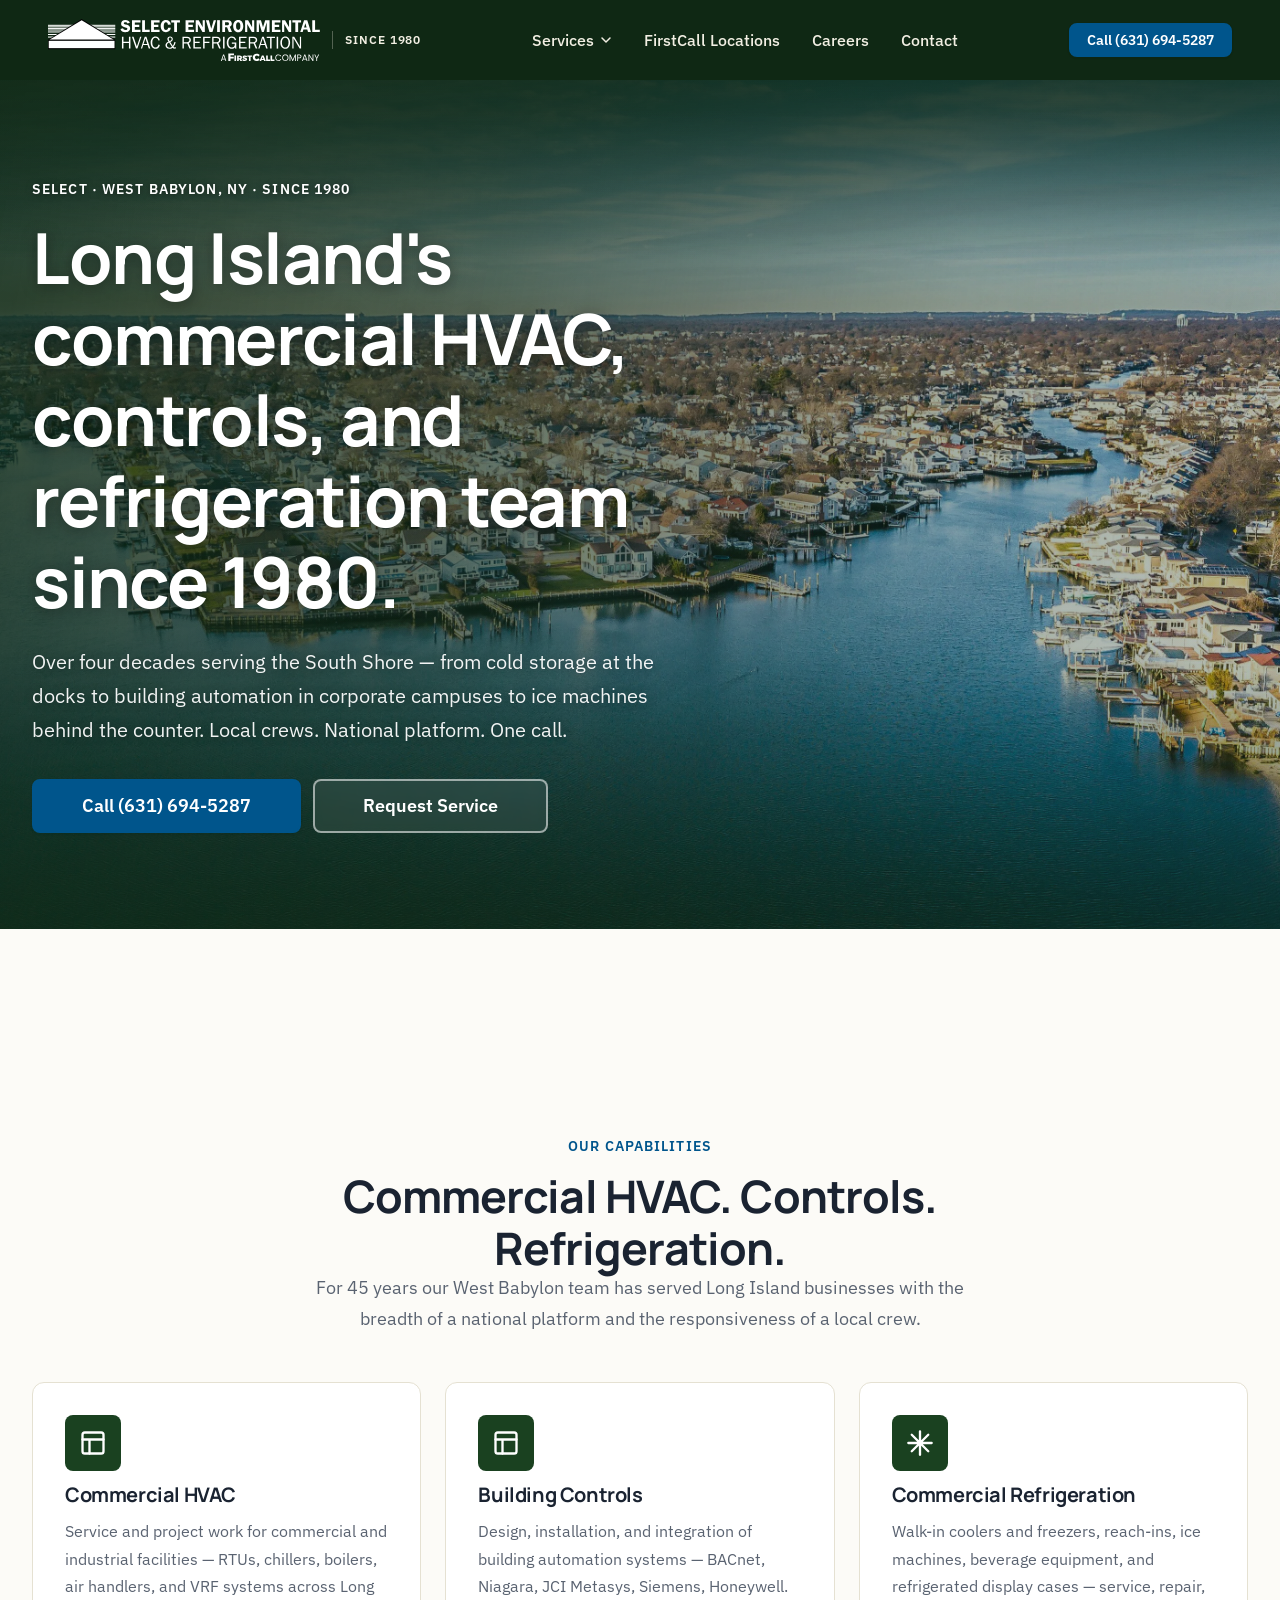
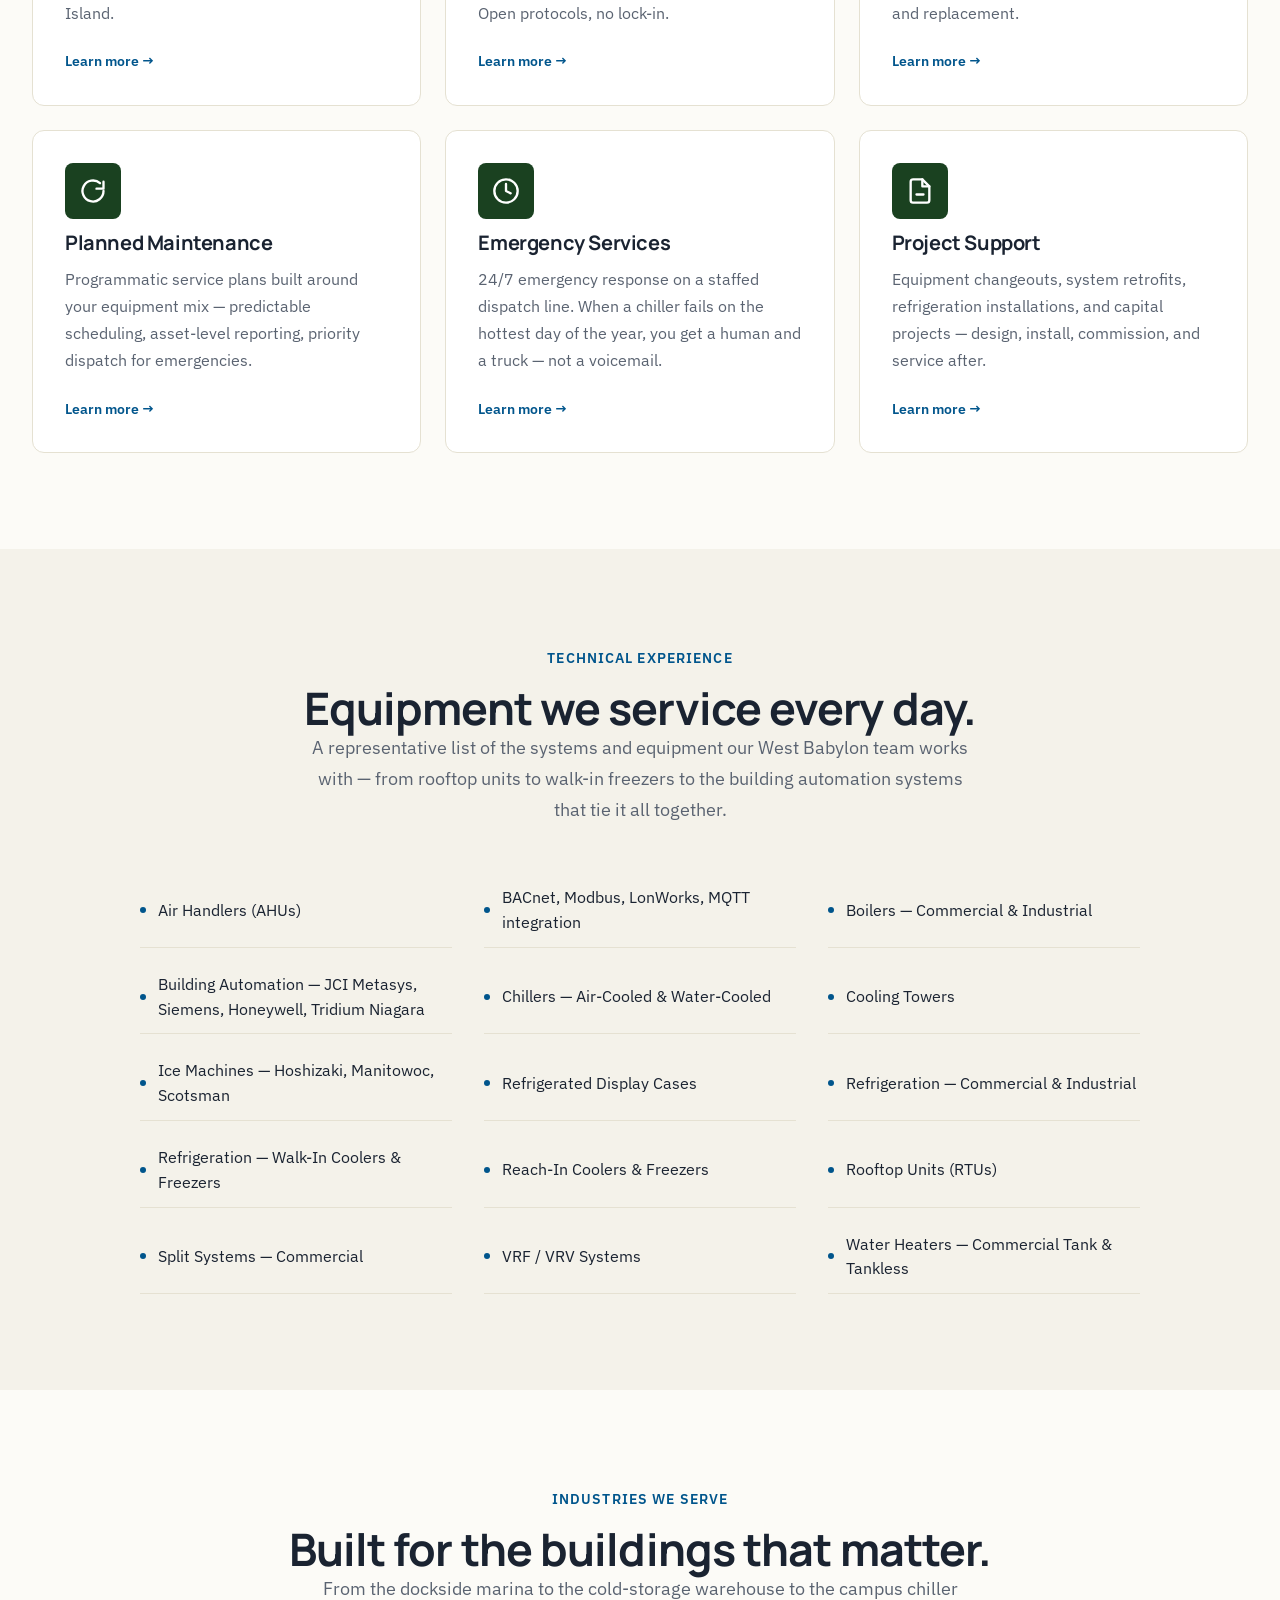
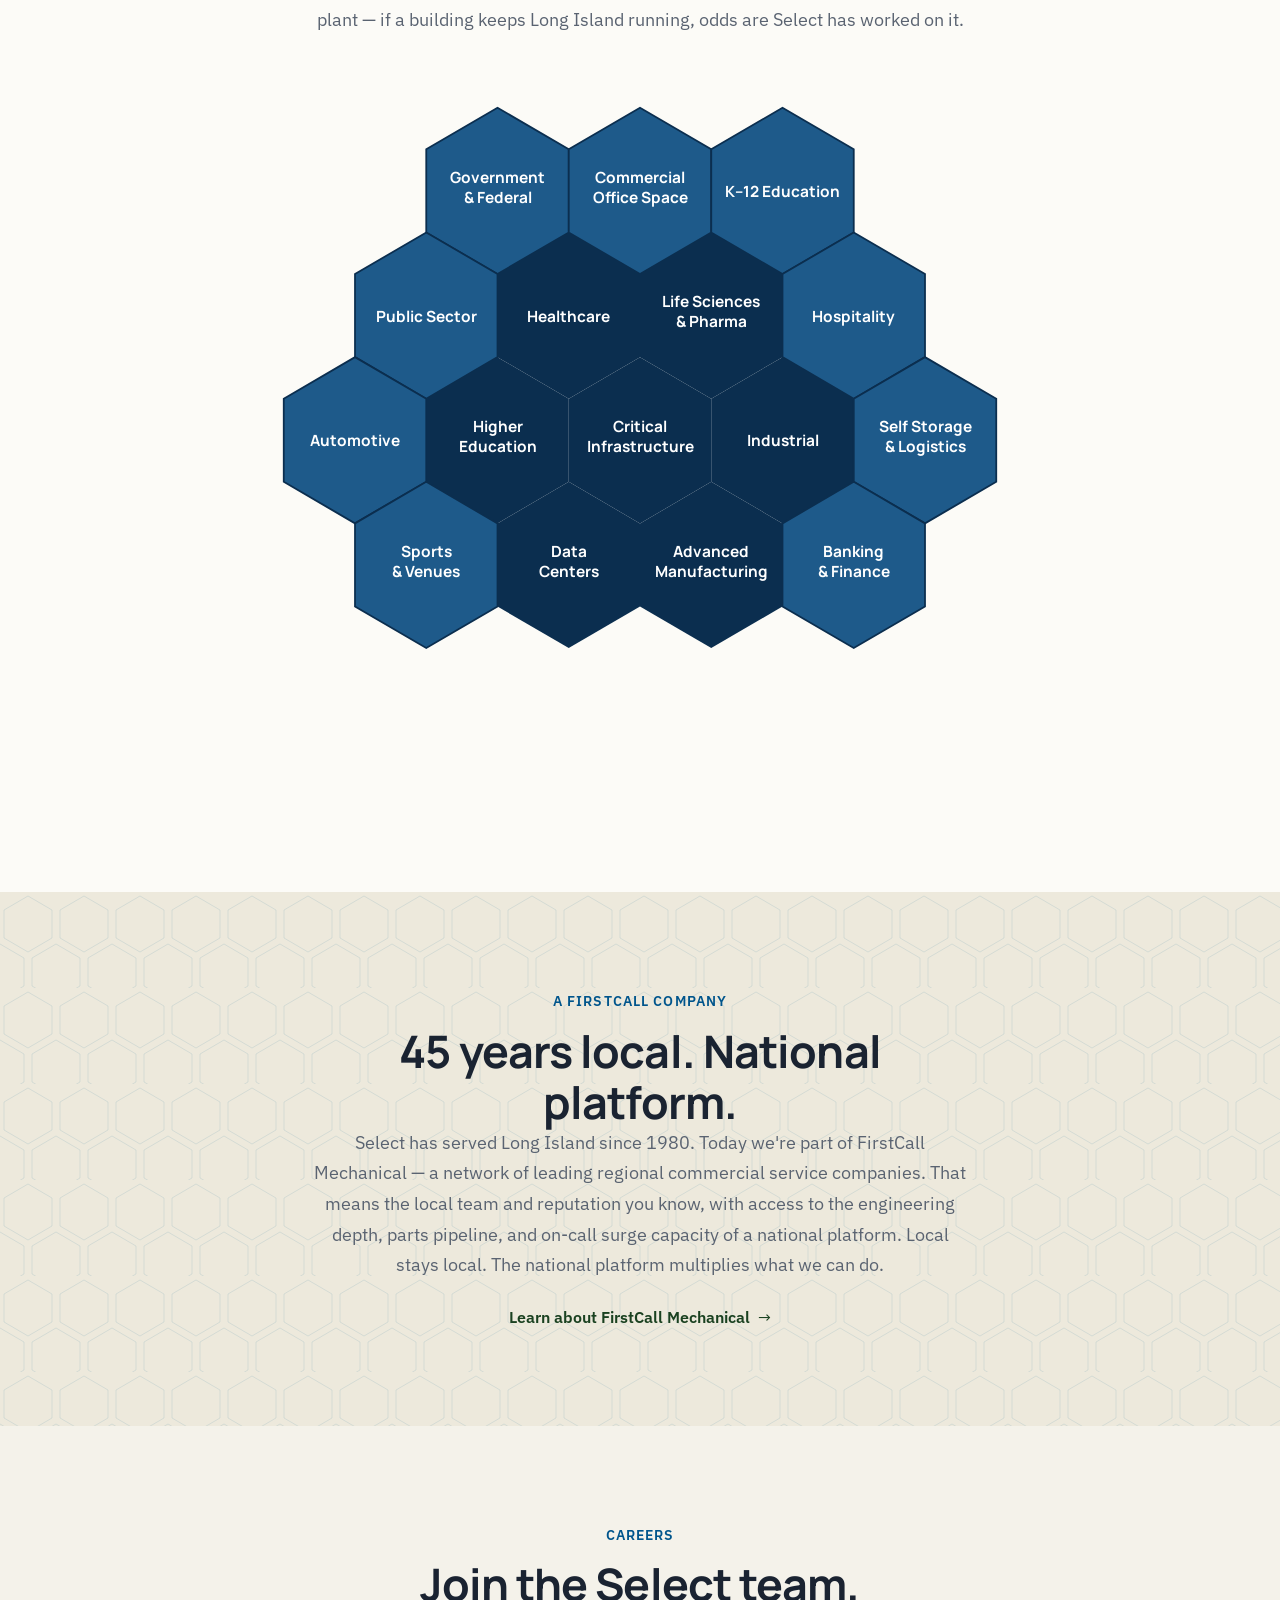
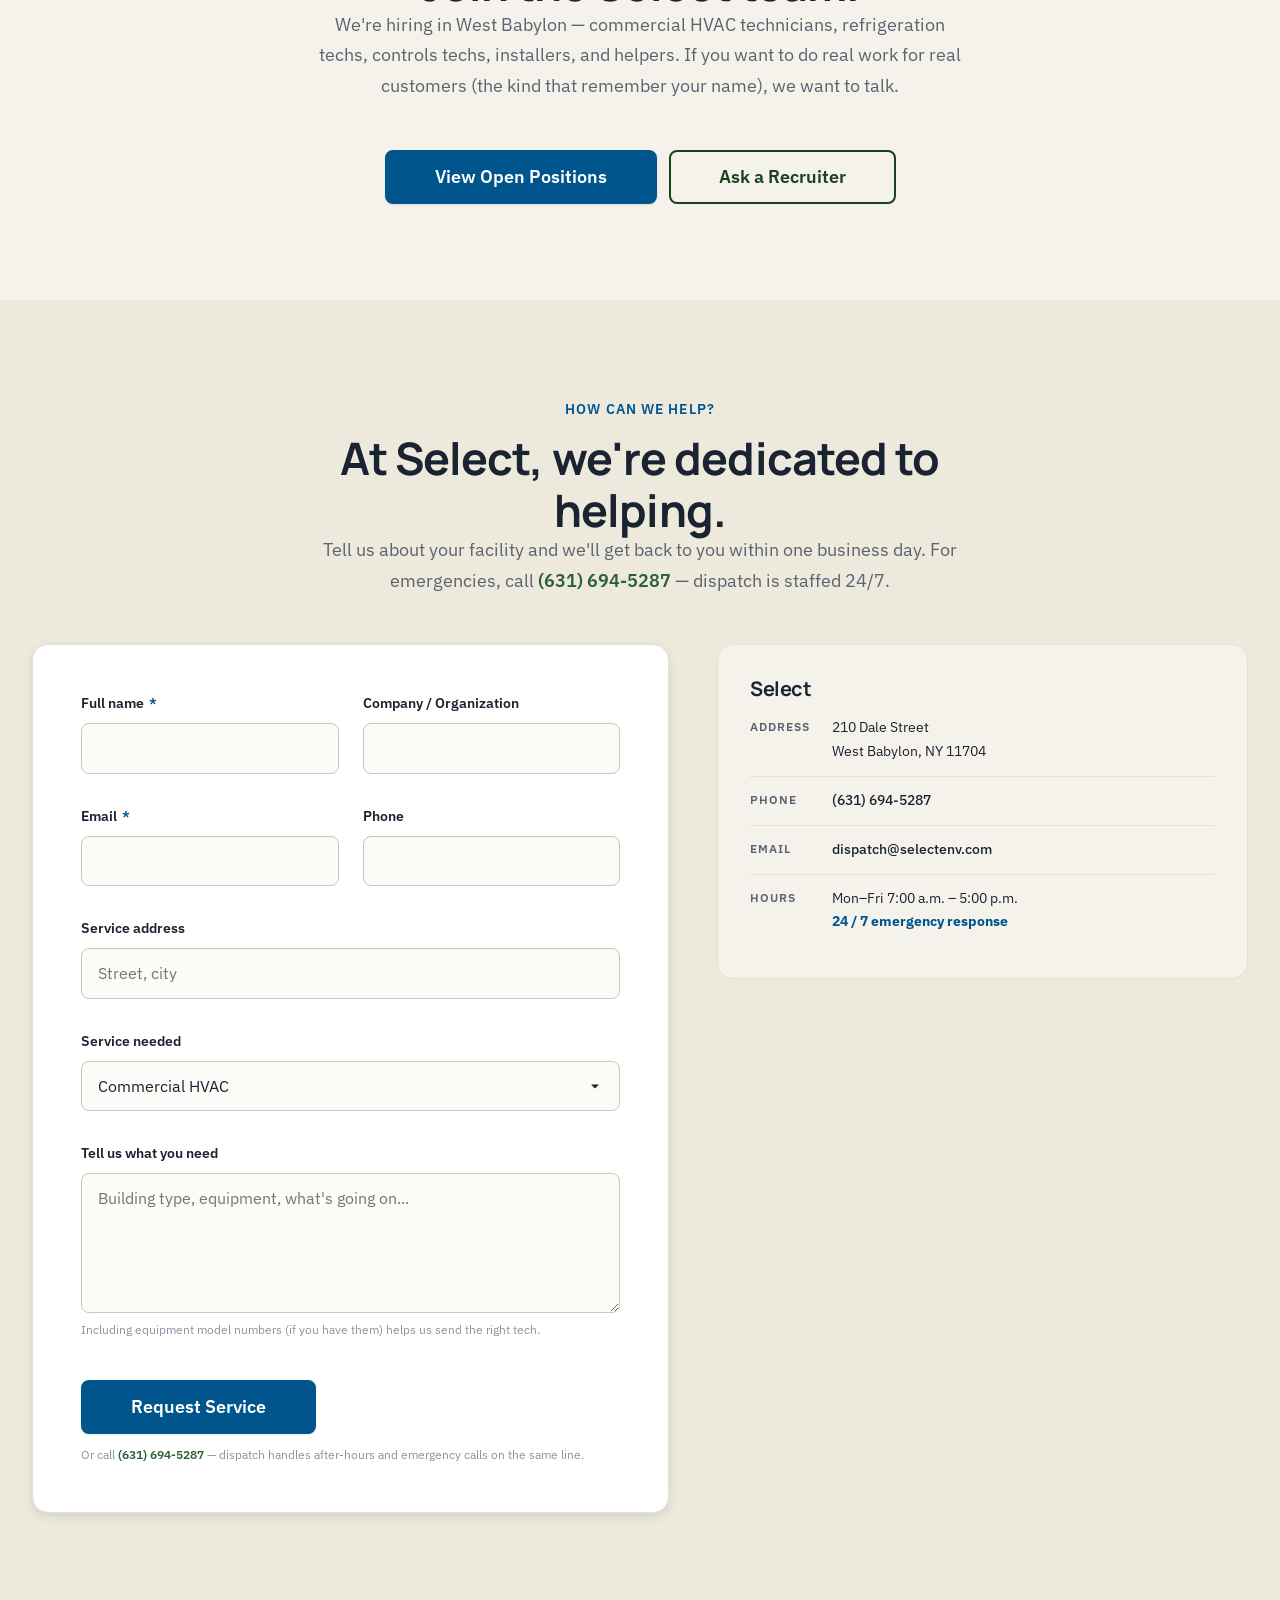
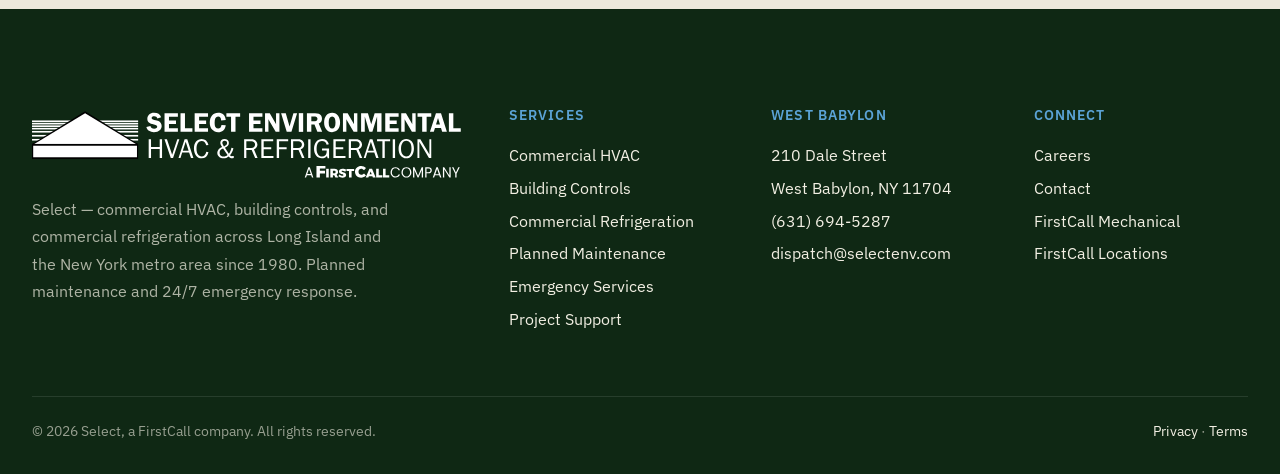
<file: index.html>
<!DOCTYPE html>
<!--
  ============================================================
  Select Branch Template (single-location variant)
  ============================================================

  Hydrated from config.json at the repo root by
  scripts/build-branches.js. Single-location structure for
  Select's West Babylon, NY office. No "Locations" dropdown,
  no on-page locations grid section.

  Handlebars subset:
    , , [object Object], ,
    , 

  Build directives:
    INLINE_CSS         tokens + base + components + branch
    INLINE_LOGO_WHITE  shared/img/logos/select-hero-white.svg
    INLINE_BRANCH_JS   shared/js/site.js
  ============================================================
-->
<html lang="en">
<head>
  <meta charset="UTF-8" />
  <meta name="viewport" content="width=device-width, initial-scale=1.0" />
  <title>Select</title>
  <meta name="description" content="Select — commercial HVAC, building controls, commercial refrigeration, planned maintenance, and 24/7 emergency response. West Babylon, NY. Serving Long Island since 1980." />

  <meta property="og:type" content="website" />
  <meta property="og:title" content="Select" />
  <meta property="og:description" content="Commercial HVAC, controls, and refrigeration service for West Babylon, NY since 1980." />
  <meta property="og:url" content="https://selectenv.com" />

  <link rel="preconnect" href="https://fonts.googleapis.com" />
  <link rel="preconnect" href="https://fonts.gstatic.com" crossorigin />
  <link href="https://fonts.googleapis.com/css2?family=Manrope:wght@400;500;600;700;800&family=IBM+Plex+Sans:wght@300;400;500;600;700&display=swap" rel="stylesheet" />

  <!-- LocalBusiness JSON-LD for SEO -->
  <script type="application/ld+json">
  {
    "@context": "https://schema.org",
    "@type": "LocalBusiness",
    "name": "Select",
    "image": "shared/img/photos/select/west-babylon-hero.webp",
    "telephone": "+16316945287",
    "email": "dispatch@selectenv.com",
    "url": "https://selectenv.com",
    "foundingDate": "1980",
    "address": {
      "@type": "PostalAddress",
      "streetAddress": "210 Dale Street",
      "addressLocality": "West Babylon",
      "addressRegion": "NY",
      "postalCode": "11704",
      "addressCountry": "US"
    },
    "geo": {
      "@type": "GeoCoordinates",
      "latitude": 40.7187,
      "longitude": -73.354
    },
    "openingHours": "Mo-Fr 07:00-17:00",
    "parentOrganization": {
      "@type": "Organization",
      "name": "FirstCall Mechanical",
      "url": "https://firstcallmechanical.com"
    }
  }
  </script>

  <style>
    /* ===== tokens.css ===== */
/* ============================================================
   Select Design Tokens — exact mirror of Columbus FCM page

   Values copied verbatim from Website Redesign/columbus.html
   inline :root block (per Adam's instruction to match
   Columbus exactly). Cream page bg, dark navy text, deep blue
   accent — NOT the FCG forest-green dark scheme.

   Extra tokens beyond what Columbus inlines (--space-11,
   --leading-snug, --font-mono, extended container sizes, etc.)
   are kept because Select's other CSS files (base.css,
   components.css, branch.css, service.css) reference them.
   Those don't affect color rendering.
   ============================================================ */

:root {
  /* --------------------------------------------------------
     COLOR — Brand (from Columbus inline :root)
     -------------------------------------------------------- */
  --color-primary:        #1A4120;
  --color-primary-dark:   #0F2814;
  --color-primary-mid:    #2D5F36;
  --color-primary-soft:   #4A7D52;

  --color-accent:         #00558C;
  --color-accent-dark:    #003D66;
  --color-accent-light:   #5BA3D6;

  /* --------------------------------------------------------
     COLOR — Surfaces (cream page bg, white cards)
     -------------------------------------------------------- */
  --color-bg:             #FCFBF7;
  --color-bg-soft:        #F4F2EA;
  --color-bg-section:     #EDE9DC;
  --color-bg-dark:        #0F2814;
  --color-bg-card:        #FFFFFF;

  --color-text:           #1A2331;
  --color-text-muted:     #5A6371;
  --color-text-light:     #8A93A1;
  --color-text-on-dark:   #F2EFE3;
  --color-text-on-primary:#FFFFFF;

  --color-border:         #E5E1D2;
  --color-border-strong:  #C9C7B7;
  --color-border-dark:    #0F2814;

  /* --------------------------------------------------------
     INDUSTRIES-GRID TIER TOKENS (Columbus values)
     -------------------------------------------------------- */
  --fc-tier-1:        #0B2E4F;
  --fc-tier-2:        #1E5A8A;
  --fc-tier-3:        #A8C5DC;
  --fc-text-light:    #FFFFFF;
  --fc-text-dark:     #0B2E4F;

  /* --------------------------------------------------------
     COLOR — Semantic
     -------------------------------------------------------- */
  --color-success:        #5BA3D6;
  --color-warning:        #B8861A;
  --color-danger:         #C0392B;
  --color-info:           #5BA3D6;

  /* --------------------------------------------------------
     TYPOGRAPHY (Columbus values)
     -------------------------------------------------------- */
  --font-display: "Manrope", system-ui, -apple-system, "Segoe UI", sans-serif;
  --font-body:    "IBM Plex Sans", system-ui, -apple-system, "Segoe UI", sans-serif;
  --font-mono:    "IBM Plex Mono", ui-monospace, "SF Mono", Menlo, monospace;

  --text-xs:    0.75rem;
  --text-sm:    0.875rem;
  --text-base:  1rem;
  --text-lg:    1.125rem;
  --text-xl:    1.25rem;
  --text-2xl:   1.5rem;
  --text-3xl:   1.875rem;
  --text-4xl:   2.25rem;
  --text-5xl:   3rem;
  --text-6xl:   3.75rem;
  --text-7xl:   4.5rem;

  --weight-regular:  400;
  --weight-medium:   500;
  --weight-semibold: 600;
  --weight-bold:     700;
  --weight-extrabold:800;

  --leading-tight:   1.15;
  --leading-snug:    1.3;
  --leading-normal:  1.55;
  --leading-relaxed: 1.7;

  --tracking-tight:  -0.02em;
  --tracking-normal: 0;
  --tracking-wide:   0.02em;
  --tracking-caps:   0.08em;

  /* SPACING (Columbus + extension --space-11 for branch.css) */
  --space-1:   0.25rem;
  --space-2:   0.5rem;
  --space-3:   0.75rem;
  --space-4:   1rem;
  --space-5:   1.5rem;
  --space-6:   2rem;
  --space-7:   3rem;
  --space-8:   4rem;
  --space-9:   6rem;
  --space-10:  8rem;
  --space-11: 10rem;

  /* LAYOUT (Columbus values + sm/md/lg/xl kept for component breakpoints) */
  --container-sm:  640px;
  --container-md:  768px;
  --container-lg: 1024px;
  --container-xl: 1280px;
  --container-2xl: 1600px;
  --container-content: 1440px;

  --header-height: 80px;
  --header-height-mobile: 64px;
  --pad-x: clamp(1.25rem, 4vw, 3rem);

  /* RADII (Columbus values + radius-none/2xl kept for components.css) */
  --radius-none: 0;
  --radius-sm:   4px;
  --radius-md:   8px;
  --radius-lg:   12px;
  --radius-xl:   16px;
  --radius-2xl:  24px;
  --radius-pill: 999px;

  /* SHADOWS (Columbus values + shadow-xs kept) */
  --shadow-xs: 0 1px 2px rgba(15, 42, 31, 0.04);
  --shadow-sm: 0 1px 3px rgba(15, 42, 31, 0.06), 0 1px 2px rgba(15, 42, 31, 0.04);
  --shadow-md: 0 4px 12px rgba(15, 42, 31, 0.08), 0 2px 4px rgba(15, 42, 31, 0.04);
  --shadow-lg: 0 12px 32px rgba(15, 42, 31, 0.10), 0 4px 8px rgba(15, 42, 31, 0.04);
  --shadow-xl: 0 24px 48px rgba(15, 42, 31, 0.14), 0 8px 16px rgba(15, 42, 31, 0.06);

  /* MOTION (Columbus values + ease-in-out kept) */
  --ease-out:     cubic-bezier(0.16, 1, 0.3, 1);
  --ease-in-out:  cubic-bezier(0.4, 0, 0.2, 1);
  --duration-fast:   150ms;
  --duration-base:   200ms;
  --duration-slow:   320ms;

  /* Z-INDEX */
  --z-base:     1;
  --z-dropdown: 100;
  --z-sticky:   200;
  --z-header:   300;
  --z-overlay:  400;
  --z-modal:    500;
  --z-toast:    600;

  /* Focus ring (Columbus value) */
  --focus-ring: 0 0 0 3px rgba(0, 85, 140, 0.35);
}


/* ===== base.css ===== */
/* ============================================================
   FirstCall Base — resets, typography defaults, utilities
   Depends on tokens.css being loaded first.
   ============================================================ */

/* ---------- Modern reset ---------- */
*, *::before, *::after { box-sizing: border-box; }

* { margin: 0; }

html {
  -webkit-text-size-adjust: 100%;
  text-size-adjust: 100%;
  scroll-behavior: smooth;
}

body {
  min-height: 100vh;
  font-family: var(--font-body);
  font-size: var(--text-base);
  line-height: var(--leading-normal);
  color: var(--color-text);
  background: var(--color-bg);
  -webkit-font-smoothing: antialiased;
  -moz-osx-font-smoothing: grayscale;
  text-rendering: optimizeLegibility;
}

img, svg, video, canvas, picture {
  display: block;
  max-width: 100%;
  height: auto;
}

button, input, select, textarea {
  font: inherit;
  color: inherit;
}

button {
  background: none;
  border: none;
  cursor: pointer;
}

a {
  color: var(--color-primary-mid);
  text-decoration: none;
  transition: color var(--duration-base) var(--ease-out);
}

a:hover {
  color: var(--color-primary);
}

a:focus-visible,
button:focus-visible,
input:focus-visible,
select:focus-visible,
textarea:focus-visible,
[tabindex]:focus-visible {
  outline: none;
  box-shadow: var(--focus-ring);
  border-radius: var(--radius-sm);
}

ul, ol { padding-left: 1.25em; }
ul[role="list"], ol[role="list"] { list-style: none; padding: 0; }

/* ---------- Typography ---------- */

h1, h2, h3, h4, h5, h6 {
  font-family: var(--font-display);
  font-weight: var(--weight-bold);
  line-height: var(--leading-tight);
  letter-spacing: var(--tracking-tight);
  color: var(--color-text);
}

h1, .h1 {
  font-size: clamp(2.25rem, 4.5vw, var(--text-6xl));
  font-weight: var(--weight-bold);
}

h2, .h2 {
  font-size: clamp(1.875rem, 3.5vw, var(--text-5xl));
}

h3, .h3 {
  font-size: clamp(1.5rem, 2.5vw, var(--text-4xl));
}

h4, .h4 {
  font-size: var(--text-2xl);
  letter-spacing: var(--tracking-normal);
}

h5, .h5 {
  font-size: var(--text-xl);
  font-weight: var(--weight-semibold);
  letter-spacing: var(--tracking-normal);
}

h6, .h6 {
  font-size: var(--text-base);
  font-weight: var(--weight-semibold);
  text-transform: uppercase;
  letter-spacing: var(--tracking-caps);
  color: var(--color-text-muted);
}

p {
  line-height: var(--leading-normal);
  color: var(--color-text);
}

.lead {
  font-size: var(--text-lg);
  line-height: var(--leading-relaxed);
  color: var(--color-text-muted);
  max-width: 60ch;
}

.eyebrow {
  display: inline-block;
  font-family: var(--font-body);
  font-size: var(--text-sm);
  font-weight: var(--weight-semibold);
  text-transform: uppercase;
  letter-spacing: var(--tracking-caps);
  color: var(--color-accent);
  margin-bottom: var(--space-3);
}

small, .text-small { font-size: var(--text-sm); }
.text-xs { font-size: var(--text-xs); }
.text-muted { color: var(--color-text-muted); }
.text-light { color: var(--color-text-light); }

/* ---------- Layout utilities ---------- */

.container {
  width: 100%;
  max-width: var(--container-content);
  margin-inline: auto;
  padding-inline: var(--space-5);
}

.container-narrow {
  max-width: 800px;
  margin-inline: auto;
  padding-inline: var(--space-5);
}

.container-wide {
  width: 100%;
  max-width: var(--container-2xl);
  margin-inline: auto;
  padding-inline: var(--space-5);
}

@media (min-width: 768px) {
  .container, .container-narrow, .container-wide {
    padding-inline: var(--space-6);
  }
}

/* Section spacing */
.section {
  padding-block: var(--space-9);
}

.section-tight {
  padding-block: var(--space-7);
}

.section-loose {
  padding-block: var(--space-10);
}

@media (max-width: 767px) {
  .section { padding-block: var(--space-7); }
  .section-loose { padding-block: var(--space-8); }
}

.section--soft { background: var(--color-bg-soft); }
.section--tinted { background: var(--color-bg-section); }
.section--primary { background: var(--color-primary); color: var(--color-text-on-primary); }
.section--dark { background: var(--color-bg-dark); color: var(--color-text-on-dark); }

.section--primary h1, .section--primary h2, .section--primary h3,
.section--primary h4, .section--primary h5, .section--primary h6,
.section--dark h1, .section--dark h2, .section--dark h3,
.section--dark h4, .section--dark h5, .section--dark h6 {
  color: inherit;
}

.section--primary .eyebrow,
.section--dark .eyebrow {
  color: var(--color-accent-light);
}

/* Flex / grid helpers */
.stack > * + * { margin-top: var(--space-4); }
.stack-sm > * + * { margin-top: var(--space-2); }
.stack-lg > * + * { margin-top: var(--space-6); }
.stack-xl > * + * { margin-top: var(--space-7); }

.row {
  display: flex;
  flex-wrap: wrap;
  gap: var(--space-5);
}

.row--between { justify-content: space-between; }
.row--center  { align-items: center; }

.grid {
  display: grid;
  gap: var(--space-6);
}

.grid-2 { grid-template-columns: repeat(2, 1fr); }
.grid-3 { grid-template-columns: repeat(3, 1fr); }
.grid-4 { grid-template-columns: repeat(4, 1fr); }
.grid-6 { grid-template-columns: repeat(6, 1fr); }

@media (max-width: 1023px) {
  .grid-3, .grid-4 { grid-template-columns: repeat(2, 1fr); }
  .grid-6 { grid-template-columns: repeat(3, 1fr); }
}
@media (max-width: 639px) {
  .grid-2, .grid-3, .grid-4, .grid-6 { grid-template-columns: 1fr; }
}

/* Text alignment */
.text-center { text-align: center; }
.text-left   { text-align: left; }
.text-right  { text-align: right; }

/* Display */
.hidden { display: none !important; }

@media (max-width: 767px) {
  .hide-mobile { display: none !important; }
}
@media (min-width: 768px) {
  .show-mobile { display: none !important; }
}

/* Skip-to-content for accessibility */
.skip-link {
  position: absolute;
  top: -100px;
  left: var(--space-4);
  padding: var(--space-3) var(--space-5);
  background: var(--color-primary);
  color: var(--color-text-on-primary);
  border-radius: var(--radius-md);
  font-weight: var(--weight-semibold);
  z-index: var(--z-toast);
  transition: top var(--duration-base) var(--ease-out);
}

.skip-link:focus {
  top: var(--space-4);
}

/* Selection */
::selection {
  background: var(--color-accent);
  color: #fff;
}

/* Reduced motion */
@media (prefers-reduced-motion: reduce) {
  *, *::before, *::after {
    animation-duration: 0.01ms !important;
    animation-iteration-count: 1 !important;
    transition-duration: 0.01ms !important;
    scroll-behavior: auto !important;
  }
}


/* ===== components.css ===== */
/* ============================================================
   FirstCall Components — buttons, cards, forms, nav, footer,
   badges, callouts, photo strip, capabilities grid.
   Depends on tokens.css and base.css.
   ============================================================ */

/* ============================================================
   BUTTONS
   ============================================================ */

.btn {
  display: inline-flex;
  align-items: center;
  justify-content: center;
  gap: var(--space-2);
  padding: var(--space-3) var(--space-6);
  font-family: var(--font-body);
  font-size: var(--text-base);
  font-weight: var(--weight-semibold);
  letter-spacing: var(--tracking-normal);
  line-height: 1;
  border: 2px solid transparent;
  border-radius: var(--radius-md);
  cursor: pointer;
  text-decoration: none;
  transition:
    background-color var(--duration-base) var(--ease-out),
    border-color var(--duration-base) var(--ease-out),
    color var(--duration-base) var(--ease-out),
    transform var(--duration-fast) var(--ease-out),
    box-shadow var(--duration-base) var(--ease-out);
  white-space: nowrap;
}

.btn:active { transform: translateY(1px); }

.btn--primary {
  background: var(--color-accent);
  color: #fff;
  border-color: var(--color-accent);
  box-shadow: var(--shadow-sm);
}
.btn--primary:hover {
  background: var(--color-accent-dark);
  border-color: var(--color-accent-dark);
  color: #fff;
  box-shadow: var(--shadow-md);
}

.btn--secondary {
  background: var(--color-primary);
  color: #fff;
  border-color: var(--color-primary);
}
.btn--secondary:hover {
  background: var(--color-primary-dark);
  border-color: var(--color-primary-dark);
  color: #fff;
}

.btn--outline {
  background: transparent;
  color: var(--color-primary);
  border-color: var(--color-primary);
}
.btn--outline:hover {
  background: var(--color-primary);
  color: #fff;
}

.btn--ghost {
  background: transparent;
  color: var(--color-primary);
  border-color: transparent;
}
.btn--ghost:hover {
  background: var(--color-bg-section);
  color: var(--color-primary-dark);
}

.btn--on-dark {
  background: #fff;
  color: var(--color-primary);
  border-color: #fff;
}
.btn--on-dark:hover {
  background: var(--color-bg-section);
  color: var(--color-primary-dark);
}

.btn--outline-on-dark {
  background: transparent;
  color: #fff;
  border-color: rgba(255,255,255,0.4);
}
.btn--outline-on-dark:hover {
  background: rgba(255,255,255,0.1);
  border-color: #fff;
  color: #fff;
}

/* Size variants */
.btn--sm { padding: var(--space-2) var(--space-4); font-size: var(--text-sm); }
.btn--lg { padding: var(--space-4) var(--space-7); font-size: var(--text-lg); }
.btn--full { width: 100%; }

/* Inline-link arrow button (used a lot on ServiceLogic-style sites) */
.link-arrow {
  display: inline-flex;
  align-items: center;
  gap: var(--space-2);
  font-weight: var(--weight-semibold);
  color: var(--color-primary);
  text-decoration: none;
  transition: gap var(--duration-base) var(--ease-out), color var(--duration-base) var(--ease-out);
}

.link-arrow::after {
  content: "→";
  transition: transform var(--duration-base) var(--ease-out);
  font-weight: var(--weight-regular);
}

.link-arrow:hover {
  color: var(--color-accent);
  gap: var(--space-3);
}

.link-arrow:hover::after { transform: translateX(2px); }

.link-arrow--on-dark { color: var(--color-accent-light); }
.link-arrow--on-dark:hover { color: #fff; }

/* ============================================================
   CARDS
   ============================================================ */

.card {
  background: var(--color-bg);
  border: 1px solid var(--color-border);
  border-radius: var(--radius-lg);
  padding: var(--space-6);
  transition:
    border-color var(--duration-base) var(--ease-out),
    box-shadow var(--duration-base) var(--ease-out),
    transform var(--duration-base) var(--ease-out);
}

.card--hover:hover {
  border-color: var(--color-border-strong);
  box-shadow: var(--shadow-lg);
  transform: translateY(-2px);
}

.card--feature {
  display: flex;
  flex-direction: column;
  gap: var(--space-4);
}

.card--feature .card__icon {
  width: 56px;
  height: 56px;
  display: inline-flex;
  align-items: center;
  justify-content: center;
  background: var(--color-bg-section);
  color: var(--color-primary);
  border-radius: var(--radius-md);
}

.card--feature .card__icon svg { width: 28px; height: 28px; }

.card__title {
  font-family: var(--font-display);
  font-size: var(--text-xl);
  font-weight: var(--weight-bold);
  letter-spacing: var(--tracking-tight);
  color: var(--color-text);
}

.card__body {
  color: var(--color-text-muted);
  line-height: var(--leading-relaxed);
}

/* Branch quick-card (used on parent homepage) */
.branch-card {
  background: var(--color-bg);
  border: 1px solid var(--color-border);
  border-radius: var(--radius-lg);
  padding: var(--space-6);
  display: flex;
  flex-direction: column;
  gap: var(--space-3);
  transition:
    border-color var(--duration-base) var(--ease-out),
    box-shadow var(--duration-base) var(--ease-out),
    transform var(--duration-base) var(--ease-out);
}

.branch-card:hover {
  border-color: var(--color-primary-mid);
  box-shadow: var(--shadow-lg);
  transform: translateY(-2px);
}

.branch-card__location {
  font-family: var(--font-body);
  font-size: var(--text-sm);
  font-weight: var(--weight-semibold);
  text-transform: uppercase;
  letter-spacing: var(--tracking-caps);
  color: var(--color-accent);
}

.branch-card__name {
  font-family: var(--font-display);
  font-size: var(--text-2xl);
  font-weight: var(--weight-bold);
  letter-spacing: var(--tracking-tight);
}

.branch-card__phone {
  font-size: var(--text-lg);
  font-weight: var(--weight-medium);
  color: var(--color-text);
}

.branch-card__phone a { color: inherit; }
.branch-card__phone a:hover { color: var(--color-primary); }

/* ============================================================
   FORMS
   ============================================================ */

.form-field {
  display: flex;
  flex-direction: column;
  gap: var(--space-2);
  margin-bottom: var(--space-4);
}

.form-label {
  font-family: var(--font-body);
  font-size: var(--text-sm);
  font-weight: var(--weight-semibold);
  color: var(--color-text);
}

.form-label .required {
  color: var(--color-accent);
  margin-left: 2px;
}

.form-input,
.form-textarea,
.form-select {
  width: 100%;
  padding: var(--space-3) var(--space-4);
  font-family: var(--font-body);
  font-size: var(--text-base);
  color: var(--color-text);
  background: var(--color-bg);
  border: 1.5px solid var(--color-border);
  border-radius: var(--radius-md);
  transition: border-color var(--duration-base) var(--ease-out), background var(--duration-base) var(--ease-out);
}

.form-input:hover,
.form-textarea:hover,
.form-select:hover {
  border-color: var(--color-border-strong);
}

.form-input:focus,
.form-textarea:focus,
.form-select:focus {
  outline: none;
  border-color: var(--color-primary-mid);
  box-shadow: 0 0 0 3px rgba(0, 85, 140, 0.15);
}

.form-textarea {
  min-height: 140px;
  resize: vertical;
  line-height: var(--leading-normal);
}

.form-select {
  appearance: none;
  background-image: url("data:image/svg+xml;utf8,<svg xmlns='http://www.w3.org/2000/svg' viewBox='0 0 20 20' fill='%231A2421'><path d='M5 8l5 5 5-5z'/></svg>");
  background-repeat: no-repeat;
  background-position: right var(--space-4) center;
  background-size: 16px;
  padding-right: var(--space-7);
}

.form-help {
  font-size: var(--text-xs);
  color: var(--color-text-light);
}

.form-error {
  font-size: var(--text-xs);
  color: var(--color-danger);
  font-weight: var(--weight-medium);
}

.form-input--error,
.form-textarea--error,
.form-select--error {
  border-color: var(--color-danger);
}

/* Checkbox / radio */
.form-checkbox,
.form-radio {
  display: flex;
  gap: var(--space-3);
  align-items: flex-start;
  cursor: pointer;
  font-size: var(--text-sm);
}

.form-checkbox input,
.form-radio input {
  margin-top: 2px;
  accent-color: var(--color-primary);
  width: 18px;
  height: 18px;
}

/* ============================================================
   HEADER / NAV  (Columbus-style: dark green bar over cream page)
   ============================================================ */

.site-header {
  position: sticky;
  top: 0;
  z-index: var(--z-header);
  background: #0F2814;
  height: var(--header-height);
  display: flex;
  align-items: center;
  transition: box-shadow var(--duration-base) var(--ease-out);
}

.site-header.is-scrolled {
  box-shadow: 0 1px 0 rgba(0,0,0,0.4), var(--shadow-sm);
}

.site-header__inner {
  width: 100%;
  max-width: var(--container-2xl);
  margin-inline: auto;
  padding-inline: var(--pad-x);
  display: flex;
  align-items: center;
  justify-content: space-between;
  gap: var(--space-6);
}

.site-header__logo {
  display: inline-flex;
  align-items: center;
  gap: var(--space-3);
  text-decoration: none;
}

.site-header__logo svg {
  height: 50px;
  width: auto;
  display: block;
}

.site-header__tagline {
  font-family: var(--font-body);
  font-size: var(--text-xs);
  font-weight: var(--weight-semibold);
  text-transform: uppercase;
  letter-spacing: var(--tracking-caps);
  color: var(--color-text-on-dark);
  padding-left: var(--space-3);
  border-left: 1px solid rgba(242, 239, 227, 0.3);
}

@media (max-width: 767px) { .site-header__tagline { display: none; } }

.site-nav {
  display: flex;
  align-items: center;
  gap: var(--space-6);
}

.site-nav__link {
  font-family: var(--font-body);
  font-size: var(--text-base);
  font-weight: var(--weight-medium);
  color: var(--color-text-on-dark);
  text-decoration: none;
  padding: var(--space-2) 0;
  position: relative;
  transition: color var(--duration-base) var(--ease-out);
}

.site-nav__link::after {
  content: "";
  position: absolute;
  left: 0;
  bottom: -4px;
  width: 0;
  height: 2px;
  background: var(--color-accent-light);
  transition: width var(--duration-base) var(--ease-out);
}

.site-nav__link:hover { color: var(--color-accent-light); }

.site-nav__link:hover::after,
.site-nav__link[aria-current="page"]::after {
  width: 100%;
}

.site-nav__link[aria-current="page"] {
  color: var(--color-accent-light);
  font-weight: var(--weight-semibold);
}

/* Nav dropdowns (Services + STR Locations) */
.site-nav__dropdown-wrap { position: relative; }
.site-nav__dropdown-toggle {
  background: none;
  border: none;
  cursor: pointer;
  display: inline-flex;
  align-items: center;
  gap: 6px;
}
.site-nav__caret {
  width: 12px;
  height: 12px;
  transition: transform var(--duration-base) var(--ease-out);
}
.site-nav__dropdown-toggle[aria-expanded="true"] .site-nav__caret { transform: rotate(180deg); }
.site-nav__dropdown {
  position: absolute;
  top: calc(100% + 6px);
  left: -8px;
  min-width: 240px;
  background: rgba(15, 40, 20, 0.97);
  backdrop-filter: saturate(180%) blur(10px);
  -webkit-backdrop-filter: saturate(180%) blur(10px);
  border: 1px solid rgba(74, 125, 82, 0.35);
  border-radius: var(--radius-md);
  padding: var(--space-2);
  box-shadow: var(--shadow-lg);
  opacity: 0;
  pointer-events: none;
  transform: translateY(-4px);
  transition: opacity var(--duration-base) var(--ease-out), transform var(--duration-base) var(--ease-out);
  z-index: 1;
}
.site-nav__dropdown.is-open {
  opacity: 1;
  pointer-events: auto;
  transform: translateY(0);
}
.site-nav__dropdown-link {
  display: block;
  padding: var(--space-3) var(--space-3);
  color: var(--color-text-on-dark);
  border-radius: var(--radius-sm);
  font-size: var(--text-base);
  font-weight: var(--weight-medium);
  text-decoration: none;
  transition: background var(--duration-base) var(--ease-out), color var(--duration-base) var(--ease-out);
}
.site-nav__dropdown-link:hover,
.site-nav__dropdown-link:focus-visible {
  background: rgba(91, 163, 214, 0.15);
  color: var(--color-accent-light);
}
.site-nav__dropdown-link[aria-current="page"] {
  color: var(--color-accent-light);
  background: rgba(91, 163, 214, 0.1);
}

.site-header__cta {
  display: flex;
  align-items: center;
  gap: var(--space-3);
}

/* Mobile menu toggle */
.menu-toggle {
  display: none;
  width: 44px;
  height: 44px;
  align-items: center;
  justify-content: center;
  border-radius: var(--radius-md);
}

.menu-toggle:hover { background: rgba(242, 239, 227, 0.1); }

.menu-toggle__bars,
.menu-toggle__bars::before,
.menu-toggle__bars::after {
  display: block;
  width: 22px;
  height: 2px;
  background: var(--color-text-on-dark);
  position: relative;
  transition: transform var(--duration-base) var(--ease-out), top var(--duration-base) var(--ease-out);
}

.menu-toggle__bars::before,
.menu-toggle__bars::after {
  content: "";
  position: absolute;
  left: 0;
}

.menu-toggle__bars::before { top: -7px; }
.menu-toggle__bars::after  { top: 7px; }

@media (max-width: 1023px) {
  .menu-toggle { display: inline-flex; }
  .site-nav {
    position: fixed;
    top: var(--header-height);
    left: 0;
    right: 0;
    background: var(--color-primary-dark);
    flex-direction: column;
    align-items: stretch;
    padding: var(--space-5);
    border-bottom: 1px solid var(--color-border);
    box-shadow: var(--shadow-lg);
    transform: translateY(-120%);
    transition: transform var(--duration-slow) var(--ease-out);
    gap: 0;
  }
  .site-nav.is-open { transform: translateY(0); }
  .site-nav__link {
    padding-block: var(--space-4);
    border-bottom: 1px solid rgba(74, 125, 82, 0.4);
    font-size: var(--text-lg);
  }
  .site-nav__link:last-child { border-bottom: none; }
  .site-nav__link::after { display: none; }
  .site-header__cta .btn { display: none; }
  .hide-mobile { display: none !important; }

  /* Mobile dropdowns: full-width toggle + collapsible inline menu */
  .site-nav__dropdown-wrap { width: 100%; }
  .site-nav__dropdown-toggle {
    width: 100%;
    justify-content: space-between;
    padding-block: var(--space-4);
    border-bottom: 1px solid rgba(74, 125, 82, 0.4);
    font-size: var(--text-lg);
    color: var(--color-text-on-dark);
  }
  .site-nav__dropdown {
    position: static;
    opacity: 1;
    pointer-events: auto;
    transform: none;
    background: transparent;
    backdrop-filter: none;
    -webkit-backdrop-filter: none;
    border: none;
    border-radius: 0;
    box-shadow: none;
    padding: 0;
    min-width: 0;
    max-height: 0;
    overflow: hidden;
    transition: max-height var(--duration-slow) var(--ease-out);
  }
  .site-nav__dropdown.is-open { max-height: 400px; }
  .site-nav__dropdown-link {
    padding-block: var(--space-3);
    padding-left: var(--space-5);
    border-bottom: 1px solid rgba(74, 125, 82, 0.25);
    font-size: var(--text-base);
  }
}

/* ============================================================
   FOOTER
   ============================================================ */

.site-footer {
  background: var(--color-bg-dark);
  color: var(--color-text-on-dark);
  padding-block: var(--space-9) var(--space-6);
}

.site-footer a { color: var(--color-text-on-dark); text-decoration: none; }
.site-footer a:hover { color: var(--color-accent-light); }

.site-footer__grid {
  display: grid;
  grid-template-columns: 2fr 1fr 1fr 1fr;
  gap: var(--space-7);
  margin-bottom: var(--space-8);
}

@media (max-width: 1023px) {
  .site-footer__grid { grid-template-columns: 1fr 1fr; }
}
@media (max-width: 639px) {
  .site-footer__grid { grid-template-columns: 1fr; }
}

.site-footer__heading {
  font-family: var(--font-body);
  font-size: var(--text-sm);
  font-weight: var(--weight-semibold);
  text-transform: uppercase;
  letter-spacing: var(--tracking-caps);
  color: var(--color-accent-light);
  margin-bottom: var(--space-4);
}

.site-footer__list { list-style: none; padding: 0; display: flex; flex-direction: column; gap: var(--space-2); }
.site-footer__list a { font-size: var(--text-base); }

.site-footer__brand p {
  color: rgba(242, 239, 227, 0.7);
  max-width: 36ch;
  margin-top: var(--space-3);
  line-height: var(--leading-relaxed);
}

.site-footer__bottom {
  padding-top: var(--space-5);
  border-top: 1px solid rgba(255,255,255,0.1);
  display: flex;
  justify-content: space-between;
  flex-wrap: wrap;
  gap: var(--space-4);
  font-size: var(--text-sm);
  color: rgba(242, 239, 227, 0.6);
}

/* ============================================================
   BADGES / TAGS / CALLOUTS
   ============================================================ */

.badge {
  display: inline-flex;
  align-items: center;
  gap: var(--space-2);
  padding: var(--space-1) var(--space-3);
  font-size: var(--text-xs);
  font-weight: var(--weight-semibold);
  text-transform: uppercase;
  letter-spacing: var(--tracking-caps);
  border-radius: var(--radius-pill);
  background: var(--color-bg-section);
  color: var(--color-primary);
}

.badge--accent { background: var(--color-accent); color: #fff; }
.badge--primary { background: var(--color-primary); color: #fff; }
.badge--outline { background: transparent; border: 1.5px solid var(--color-border-strong); color: var(--color-text-muted); }

.callout {
  background: var(--color-bg-section);
  border-left: 4px solid var(--color-accent);
  padding: var(--space-5) var(--space-6);
  border-radius: var(--radius-md);
}

/* ============================================================
   PHOTO STRIP (horizontal scrolling row used on branch sites)
   ============================================================ */

.photo-strip {
  display: grid;
  grid-auto-flow: column;
  grid-auto-columns: minmax(280px, 1fr);
  gap: var(--space-4);
  overflow-x: auto;
  padding-bottom: var(--space-3);
  scroll-snap-type: x mandatory;
  scrollbar-width: thin;
}

.photo-strip__item {
  scroll-snap-align: start;
  aspect-ratio: 4 / 3;
  border-radius: var(--radius-lg);
  overflow: hidden;
  background: var(--color-bg-section);
}

.photo-strip__item img {
  width: 100%;
  height: 100%;
  object-fit: cover;
}

@media (min-width: 1024px) {
  .photo-strip {
    grid-auto-columns: minmax(0, 1fr);
    grid-auto-flow: row;
    grid-template-columns: repeat(4, 1fr);
    overflow: visible;
  }
}

/* ============================================================
   CAPABILITIES GRID (homepage + branch)
   ============================================================ */

.capabilities {
  display: grid;
  grid-template-columns: repeat(3, 1fr);
  gap: var(--space-5);
}

@media (max-width: 1023px) { .capabilities { grid-template-columns: repeat(2, 1fr); } }
@media (max-width: 639px)  { .capabilities { grid-template-columns: 1fr; } }

.capability {
  background: var(--color-bg);
  border: 1px solid var(--color-border);
  border-radius: var(--radius-lg);
  padding: var(--space-6);
  display: flex;
  flex-direction: column;
  gap: var(--space-3);
  transition:
    border-color var(--duration-base) var(--ease-out),
    box-shadow var(--duration-base) var(--ease-out),
    transform var(--duration-base) var(--ease-out);
}

.capability:hover {
  border-color: var(--color-primary-mid);
  box-shadow: var(--shadow-lg);
  transform: translateY(-2px);
}

.capability__icon {
  width: 56px;
  height: 56px;
  display: inline-flex;
  align-items: center;
  justify-content: center;
  background: var(--color-primary);
  color: #fff;
  border-radius: var(--radius-md);
}

.capability__icon svg { width: 28px; height: 28px; }

.capability__title {
  font-family: var(--font-display);
  font-size: var(--text-xl);
  font-weight: var(--weight-bold);
  letter-spacing: var(--tracking-tight);
}

.capability__body {
  color: var(--color-text-muted);
  line-height: var(--leading-relaxed);
  font-size: var(--text-base);
}

/* ============================================================
   HERO (parent + branch share this structural pattern)
   ============================================================ */

.hero {
  position: relative;
  padding-block: var(--space-10) var(--space-9);
  overflow: hidden;
}

.hero--with-photo {
  display: grid;
  grid-template-columns: 1fr 1fr;
  gap: var(--space-8);
  align-items: center;
}

@media (max-width: 1023px) {
  .hero--with-photo { grid-template-columns: 1fr; gap: var(--space-6); }
}

.hero__eyebrow {
  display: inline-block;
  font-size: var(--text-sm);
  font-weight: var(--weight-semibold);
  text-transform: uppercase;
  letter-spacing: var(--tracking-caps);
  color: var(--color-accent);
  margin-bottom: var(--space-4);
}

.hero__title {
  font-family: var(--font-display);
  font-size: clamp(2.5rem, 5vw, var(--text-7xl));
  font-weight: var(--weight-extrabold);
  line-height: var(--leading-tight);
  letter-spacing: var(--tracking-tight);
  margin-bottom: var(--space-5);
  max-width: 16ch;
}

.hero__lede {
  font-size: var(--text-xl);
  line-height: var(--leading-relaxed);
  color: var(--color-text-muted);
  max-width: 50ch;
  margin-bottom: var(--space-6);
}

.hero__cta {
  display: flex;
  flex-wrap: wrap;
  gap: var(--space-3);
}

.hero__photo {
  aspect-ratio: 5 / 4;
  border-radius: var(--radius-xl);
  overflow: hidden;
  background: var(--color-bg-section);
  box-shadow: var(--shadow-xl);
}

.hero__photo img {
  width: 100%; height: 100%; object-fit: cover;
}

/* ============================================================
   COLOR SWATCHES (used in styleguide only, but kept here so
   the swatch component is documented within the system)
   ============================================================ */

.swatch {
  display: flex;
  flex-direction: column;
  gap: var(--space-2);
}

.swatch__chip {
  height: 96px;
  border-radius: var(--radius-md);
  border: 1px solid var(--color-border);
}

.swatch__meta {
  font-size: var(--text-xs);
  color: var(--color-text-muted);
}

.swatch__meta strong {
  display: block;
  color: var(--color-text);
  font-size: var(--text-sm);
  font-weight: var(--weight-semibold);
}


/* ===== branch.css ===== */
/* ============================================================
   shared/css/branch.css

   Page-specific styles for the branch page (the template at
   shared/templates/branch.html). Inlined by
   scripts/build-branches.js after tokens.css, base.css, and
   components.css.

   Extracted from the manually-built reference instance
   (Website Redesign/columbus.html, lines 500–858). Keep in sync
   with the Website Redesign repo's equivalent.
   ============================================================ */

/* ===== PAGE: BRANCH ===== */

/* Hero — full-bleed video background with overlaid text */
.branch-hero {
  position: relative;
  min-height: 82vh;
  display: flex;
  align-items: center;
  padding-block: var(--space-9);
  overflow: hidden;
  background: var(--color-primary-dark); /* fallback while video loads */
  color: #fff;
  isolation: isolate; /* contain stacking context */
  /* Pull the hero up under the sticky header so the video starts at the very top */
  margin-top: calc(var(--header-height) * -1);
  padding-top: calc(var(--header-height) + var(--space-9));
}
@media (max-width: 767px) {
  .branch-hero { min-height: 70vh; padding-block: var(--space-8); padding-top: calc(var(--header-height) + var(--space-7)); }
}
.branch-hero__video {
  position: absolute;
  inset: 0;
  width: 100%;
  height: 100%;
  object-fit: cover;
  z-index: -2;
}

/* Photo hero — used when a branch doesn't have a flyover video.
   Wrapper handles JS-driven parallax translate; image handles continuous
   Ken Burns zoom + pan. Two transforms on two elements stay composable. */
.branch-hero__photo-wrap {
  position: absolute;
  inset: 0;
  z-index: -2;
  overflow: hidden;
  will-change: transform;
}
.branch-hero__photo-bg {
  width: 100%;
  height: 100%;
  object-fit: cover;
  object-position: center 40%;
  animation: hero-ken-burns 26s ease-in-out infinite alternate;
  transform-origin: center 40%;
  will-change: transform;
  /* Slight initial scale so the edges never expose the parent box mid-pan */
  transform: scale(1.06);
}
@keyframes hero-ken-burns {
  0%   { transform: scale(1.06) translate3d(0, 0, 0); }
  100% { transform: scale(1.18) translate3d(-2.5%, 1%, 0); }
}
@media (prefers-reduced-motion: reduce) {
  .branch-hero__photo-bg {
    animation: none;
    transform: scale(1.06);
  }
}
/* Gradient overlay — darker on the left where text sits, lighter on the right
   so the video subject still reads through. */
.branch-hero::before {
  content: "";
  position: absolute;
  inset: 0;
  z-index: -1;
  background:
    linear-gradient(180deg, rgba(15, 40, 20, 0.95) 0%, rgba(15, 40, 20, 0.65) 12%, rgba(15, 40, 20, 0) 28%),
    linear-gradient(100deg, rgba(15, 40, 20, 0.85) 0%, rgba(15, 40, 20, 0.62) 38%, rgba(15, 40, 20, 0.30) 70%, rgba(15, 40, 20, 0.20) 100%),
    linear-gradient(180deg, rgba(15, 40, 20, 0.35) 0%, rgba(15, 40, 20, 0.10) 30%, rgba(15, 40, 20, 0.10) 70%, rgba(15, 40, 20, 0.55) 100%);
}
.branch-hero__inner {
  position: relative;
  max-width: 680px;
}
.branch-hero__eyebrow {
  display: inline-block;
  font-size: var(--text-sm);
  font-weight: var(--weight-semibold);
  text-transform: uppercase;
  letter-spacing: var(--tracking-caps);
  color: #fff;
  margin-bottom: var(--space-4);
  text-shadow: 0 1px 6px rgba(0, 0, 0, 0.5);
}
.branch-hero__title {
  font-family: var(--font-display);
  font-size: clamp(2.5rem, 5.5vw, 4.75rem);
  font-weight: var(--weight-bold);
  line-height: var(--leading-tight);
  letter-spacing: var(--tracking-tight);
  margin-bottom: var(--space-5);
  color: #fff;
  text-shadow: 0 2px 16px rgba(0, 0, 0, 0.4);
  max-width: 18ch;
}
.branch-hero__lede {
  font-size: var(--text-xl);
  line-height: var(--leading-relaxed);
  color: rgba(255, 255, 255, 0.94);
  max-width: 52ch;
  margin-bottom: var(--space-6);
  text-shadow: 0 1px 10px rgba(0, 0, 0, 0.35);
}
.branch-hero__cta { display: flex; flex-wrap: wrap; gap: var(--space-3); }

/* Override outline button so it reads on dark video */
.branch-hero .btn--outline {
  background: rgba(255, 255, 255, 0.08);
  backdrop-filter: blur(4px);
  -webkit-backdrop-filter: blur(4px);
  color: #fff;
  border-color: rgba(255, 255, 255, 0.55);
}
.branch-hero .btn--outline:hover {
  background: #fff;
  color: var(--color-primary);
  border-color: #fff;
}

@media (prefers-reduced-motion: reduce) {
  .branch-hero__video { display: none; }
}

/* Photo strip — horizontal scroll on mobile, 3-column gallery grid on desktop. */
.photo-strip-section { padding-block: var(--space-7); }
.photo-strip {
  display: grid;
  grid-auto-flow: column;
  grid-auto-columns: minmax(280px, 1fr);
  gap: var(--space-4);
  overflow-x: auto;
  padding-bottom: var(--space-3);
  scroll-snap-type: x mandatory;
  scrollbar-width: thin;
}
.photo-strip__item {
  scroll-snap-align: start;
  aspect-ratio: 4 / 3;
  border-radius: var(--radius-lg);
  overflow: hidden;
  background: var(--color-bg-section);
  box-shadow: var(--shadow-sm);
  transition: transform var(--duration-base) var(--ease-out), box-shadow var(--duration-base) var(--ease-out);
}
.photo-strip__item:hover { transform: translateY(-2px); box-shadow: var(--shadow-lg); }
.photo-strip__item img {
  width: 100%; height: 100%; object-fit: cover;
  transition: transform var(--duration-slow) var(--ease-out);
}
.photo-strip__item:hover img { transform: scale(1.04); }
@media (min-width: 768px) {
  .photo-strip {
    grid-auto-columns: minmax(0, 1fr);
    grid-auto-flow: row;
    grid-template-columns: repeat(3, 1fr);
    overflow: visible;
    gap: var(--space-5);
  }
}

/* Section head */
.section-head {
  max-width: 720px;
  margin-inline: auto;
  text-align: center;
  margin-bottom: var(--space-7);
}
.section-head .lead { margin-inline: auto; }

/* Capabilities */
.capabilities {
  display: grid;
  grid-template-columns: repeat(3, 1fr);
  gap: var(--space-5);
}
@media (max-width: 1023px) { .capabilities { grid-template-columns: repeat(2, 1fr); } }
@media (max-width: 639px)  { .capabilities { grid-template-columns: 1fr; } }
.capability {
  background: var(--color-bg-card);
  border: 1px solid var(--color-border);
  border-radius: var(--radius-lg);
  padding: var(--space-6);
  display: flex;
  flex-direction: column;
  gap: var(--space-3);
  /* anchor styling — kill default underline + inherit text color */
  text-decoration: none;
  color: inherit;
  transition: border-color var(--duration-base) var(--ease-out),
              box-shadow var(--duration-base) var(--ease-out),
              transform var(--duration-base) var(--ease-out);
}
.capability:hover {
  border-color: var(--color-accent);
  box-shadow: var(--shadow-lg);
  transform: translateY(-2px);
  color: inherit;
}
.capability:hover .capability__cta {
  color: var(--color-accent-dark);
  gap: var(--space-3);
}
.capability__icon {
  width: 56px; height: 56px;
  display: inline-flex; align-items: center; justify-content: center;
  background: var(--color-primary);
  color: #fff;
  border-radius: var(--radius-md);
}
.capability__icon svg { width: 28px; height: 28px; }
.capability__title {
  font-family: var(--font-display);
  font-size: var(--text-xl);
  font-weight: var(--weight-bold);
  letter-spacing: var(--tracking-tight);
}
.capability__body {
  color: var(--color-text-muted);
  line-height: var(--leading-relaxed);
}
.capability__cta {
  margin-top: auto;
  padding-top: var(--space-3);
  font-size: var(--text-sm);
  font-weight: var(--weight-semibold);
  color: var(--color-accent);
  display: inline-flex;
  align-items: center;
  gap: var(--space-2);
  transition: color var(--duration-base) var(--ease-out),
              gap var(--duration-base) var(--ease-out);
}

/* Technical Experience */
.tech-list {
  list-style: none;
  padding: 0;
  display: grid;
  grid-template-columns: repeat(3, 1fr);
  gap: var(--space-3) var(--space-6);
  max-width: 1000px;
  margin-inline: auto;
}
@media (max-width: 1023px) { .tech-list { grid-template-columns: repeat(2, 1fr); } }
@media (max-width: 639px)  { .tech-list { grid-template-columns: 1fr; } }
.tech-list li {
  display: flex; align-items: center; gap: var(--space-3);
  padding: var(--space-3) 0;
  border-bottom: 1px solid var(--color-border);
  font-size: var(--text-base);
  color: var(--color-text);
}
.tech-list li::before {
  content: "";
  flex: 0 0 auto;
  width: 6px; height: 6px;
  border-radius: 50%;
  background: var(--color-accent);
}

/* ===== INDUSTRIES HONEYCOMB ===== */
.industries-honeycomb { max-width: 760px; margin-inline: auto; display: block; }
.hex--tier-1 { fill: var(--fc-tier-1); }
.hex--tier-2 { fill: var(--fc-tier-2); stroke: var(--fc-tier-1); stroke-width: 1.5; }
.hex-label   { fill: var(--fc-text-light); font-family: "Manrope", sans-serif; font-weight: 700; font-size: 13px; pointer-events: none; }

/* Scroll-in + hover animation for each industry hex */
.industry-hex {
  opacity: 0;
  transform: translateY(12px) scale(0.94);
  transform-origin: center;
  transform-box: fill-box;
  transition:
    opacity 0.7s var(--ease-out),
    transform 0.7s var(--ease-out);
  cursor: default;
}
.industry-hex.is-visible { opacity: 1; transform: translateY(0) scale(1); }
.industry-hex polygon {
  transition: filter 0.3s var(--ease-out), transform 0.3s var(--ease-out);
  transform-origin: center;
  transform-box: fill-box;
}
.industry-hex:hover polygon {
  transform: scale(1.05);
  filter: drop-shadow(0 6px 14px rgba(11, 46, 79, 0.32));
}
@media (prefers-reduced-motion: reduce) {
  .industry-hex { opacity: 1; transform: none; transition: none; }
  .industry-hex:hover polygon { transform: none; }
}

/* "A FirstCall Company" band */
.firstcall-block {
  background: var(--color-bg-section);
  position: relative;
  overflow: hidden;
}
.firstcall-block::before {
  content: "";
  position: absolute;
  inset: 0;
  background-image: url("data:image/svg+xml;utf8,<svg xmlns='http://www.w3.org/2000/svg' viewBox='0 0 56 96'><polygon points='28,4 52,18 52,46 28,60 4,46 4,18' fill='none' stroke='%2300558C' stroke-width='1' opacity='0.10'/><polygon points='0,52 24,66 24,94 0,108 -24,94 -24,66' fill='none' stroke='%2300558C' stroke-width='1' opacity='0.10'/><polygon points='56,52 80,66 80,94 56,108 32,94 32,66' fill='none' stroke='%2300558C' stroke-width='1' opacity='0.10'/></svg>");
  background-size: 56px 96px;
  pointer-events: none;
}
.firstcall-block__inner {
  position: relative;
  max-width: 720px;
  margin-inline: auto;
  text-align: center;
}

/* Service form */
.service-form {
  background: var(--color-bg-card);
  border: 1px solid var(--color-border);
  border-radius: var(--radius-xl);
  padding: var(--space-7);
  box-shadow: var(--shadow-md);
  max-width: 760px;
  margin-inline: auto;
}
@media (max-width: 767px) { .service-form { padding: var(--space-5); } }
.form-grid {
  display: grid;
  grid-template-columns: 1fr 1fr;
  gap: var(--space-4) var(--space-5);
}
@media (max-width: 639px) { .form-grid { grid-template-columns: 1fr; } }
.form-field { display: flex; flex-direction: column; gap: var(--space-2); }
.form-field--full { grid-column: 1 / -1; }
.form-label {
  font-family: var(--font-body);
  font-size: var(--text-sm);
  font-weight: var(--weight-semibold);
  color: var(--color-text);
}
.form-label .required { color: var(--color-accent); margin-left: 2px; }
.form-input, .form-textarea, .form-select {
  width: 100%;
  padding: var(--space-3) var(--space-4);
  font-family: var(--font-body);
  font-size: var(--text-base);
  color: var(--color-text);
  background: var(--color-bg);
  border: 1.5px solid var(--color-border-strong);
  border-radius: var(--radius-md);
  transition: border-color var(--duration-base) var(--ease-out), box-shadow var(--duration-base) var(--ease-out);
}
.form-input:hover, .form-textarea:hover, .form-select:hover { border-color: var(--color-text-muted); }
.form-input:focus, .form-textarea:focus, .form-select:focus {
  outline: none;
  border-color: var(--color-accent);
  box-shadow: 0 0 0 3px rgba(0, 85, 140, 0.15);
}
.form-textarea { min-height: 140px; resize: vertical; line-height: var(--leading-normal); }
.form-select {
  appearance: none;
  background-image: url("data:image/svg+xml;utf8,<svg xmlns='http://www.w3.org/2000/svg' viewBox='0 0 20 20' fill='%231A2331'><path d='M5 8l5 5 5-5z'/></svg>");
  background-repeat: no-repeat;
  background-position: right var(--space-4) center;
  background-size: 16px;
  padding-right: var(--space-7);
}
.form-help { font-size: var(--text-xs); color: var(--color-text-light); }
.form-actions { margin-top: var(--space-5); display: flex; flex-wrap: wrap; gap: var(--space-3); align-items: center; }

/* STR Locations grid (4-up of office cards) */
.locations-grid {
  display: grid;
  grid-template-columns: repeat(4, 1fr);
  gap: var(--space-5);
}
@media (max-width: 1023px) { .locations-grid { grid-template-columns: repeat(2, 1fr); } }
@media (max-width: 639px)  { .locations-grid { grid-template-columns: 1fr; } }

.location-card {
  background: var(--color-bg-card);
  border: 1px solid var(--color-border);
  border-radius: var(--radius-lg);
  padding: var(--space-5);
  display: flex;
  flex-direction: column;
  gap: var(--space-3);
  transition: border-color var(--duration-base) var(--ease-out),
              box-shadow var(--duration-base) var(--ease-out),
              transform var(--duration-base) var(--ease-out);
}
.location-card:hover {
  border-color: var(--color-accent);
  box-shadow: var(--shadow-md);
  transform: translateY(-2px);
}
.location-card__city {
  font-family: var(--font-display);
  font-size: var(--text-xl);
  font-weight: var(--weight-bold);
  letter-spacing: var(--tracking-tight);
  color: var(--color-text);
  display: flex;
  align-items: center;
  gap: var(--space-2);
}
.location-card__badge {
  font-size: var(--text-xs);
  font-weight: var(--weight-semibold);
  background: var(--color-primary);
  color: #fff;
  padding: 2px 8px;
  border-radius: var(--radius-pill);
  letter-spacing: var(--tracking-caps);
  text-transform: uppercase;
}
.location-card__addr {
  font-size: var(--text-sm);
  color: var(--color-text-muted);
  line-height: var(--leading-relaxed);
}
.location-card__contact {
  font-size: var(--text-sm);
  line-height: var(--leading-relaxed);
  color: var(--color-text);
}
.location-card__contact a {
  color: var(--color-text);
  font-weight: var(--weight-medium);
}
.location-card__contact a:hover { color: var(--color-accent); }
.location-card .link-arrow { margin-top: auto; padding-top: var(--space-3); }

/* Careers section CTA row */
.careers-cta {
  display: flex;
  justify-content: center;
  flex-wrap: wrap;
  gap: var(--space-3);
}

/* Contact card next to form */
.contact-row {
  display: grid;
  grid-template-columns: 1.2fr 1fr;
  gap: var(--space-7);
  align-items: start;
}
@media (max-width: 1023px) { .contact-row { grid-template-columns: 1fr; } }
.contact-card {
  background: var(--color-bg-soft);
  border: 1px solid var(--color-border);
  border-radius: var(--radius-xl);
  padding: var(--space-6);
}
.contact-card h3 {
  font-size: var(--text-xl);
  letter-spacing: var(--tracking-tight);
  margin-bottom: var(--space-4);
}
.contact-card__row {
  display: flex; gap: var(--space-3); align-items: flex-start;
  padding: var(--space-3) 0;
  border-top: 1px solid var(--color-border);
  font-size: var(--text-sm);
}
.contact-card__row:first-of-type { border-top: none; padding-top: 0; }
.contact-card__label {
  font-weight: var(--weight-semibold);
  color: var(--color-text-muted);
  text-transform: uppercase;
  letter-spacing: var(--tracking-caps);
  font-size: var(--text-xs);
  min-width: 70px;
  flex: 0 0 auto;
  padding-top: 2px;
}
.contact-card__value { color: var(--color-text); line-height: var(--leading-relaxed); }
.contact-card__value a { color: var(--color-text); font-weight: var(--weight-medium); }
.contact-card__value a:hover { color: var(--color-accent); }

  </style>
</head>

<body>
  <a href="#main" class="skip-link">Skip to content</a>

  <!-- HEADER -->
  <header class="site-header" role="banner">
    <div class="site-header__inner">
      <a class="site-header__logo" href="index.html" aria-label="Select, home">
        <svg id="Layer_1" data-name="Layer 1" xmlns="http://www.w3.org/2000/svg" viewBox="0 0 1606.92 295.61">
  <defs>
    <style>
      .cls-1 {
        fill: #010101;
      }

      .cls-2 {
        fill: #fff;
      }
    </style>
  </defs>
  <text/>
  <g>
    <rect class="cls-2" y="57.94" width="397.72" height="6.06"/>
    <rect class="cls-2" y="66.91" width="397.72" height="6.06"/>
    <rect class="cls-2" y="76.36" width="397.72" height="6.06"/>
    <rect class="cls-2" y="85.57" width="397.72" height="6.06"/>
    <rect class="cls-2" y="112.23" width="397.72" height="6.06"/>
    <rect class="cls-2" y="127.26" width="397.72" height="6.06"/>
    <rect class="cls-2" y="97.21" width="397.72" height="6.06"/>
    <polygon class="cls-1" points=".33 145.93 198.94 23.27 397.4 145.93 .33 145.93"/>
    <polygon class="cls-2" points="8.46 145.93 198.94 30.79 389.26 145.93 8.46 145.93"/>
    <rect class="cls-1" y="145.93" width="397.72" height="56.72"/>
    <rect class="cls-2" x="4.39" y="152.72" width="388.94" height="43.15"/>
  </g>
  <g>
    <path class="cls-2" d="M1078.87,238.11v8.62h19.2v9.85h-19.2v14.83h-12.8v-43.14h33.48v9.85h-20.68Z"/>
    <path class="cls-2" d="M1102.47,271.66v-32.54h9.65v32.54h-9.65Z"/>
    <path class="cls-2" d="M1132.8,262.84h-5.11v8.77h-9.65v-32.54h15.18c8.73,0,13.74,4.18,13.74,11.56,0,4.83-1.95,8.35-5.48,10.35l6.59,10.63h-10.95l-4.32-8.77ZM1133.21,255.41c2.88,0,4.55-1.58,4.55-4.5s-1.67-4.41-4.55-4.41h-5.52v8.91h5.52Z"/>
    <path class="cls-2" d="M1177.4,243.02l-3.57,7.43c-3.34-1.9-8.08-3.62-10.82-3.62-1.62,0-2.69.56-2.69,1.76,0,4.78,16.99,1.95,16.99,13.69,0,6.92-6.13,10.21-13.41,10.21-5.52,0-11.56-1.95-15.64-5.15l3.62-7.33c3.34,2.83,8.77,4.97,12.12,4.97,2.04,0,3.34-.7,3.34-2.18,0-4.92-16.99-1.81-16.99-13.28,0-6.27,5.34-10.26,13.46-10.26,4.97,0,10.07,1.49,13.6,3.76Z"/>
    <path class="cls-2" d="M1197.72,247.21v24.83h-9.7v-24.83h-9.42v-7.71h28.59v7.71h-9.47Z"/>
    <path class="cls-2" d="M1251.68,236.11l-7.42,8.78c-2.72-3.46-6.74-5.75-10.32-5.75-5.87,0-10.32,4.76-10.32,11.12s4.45,11.19,10.32,11.19c3.34,0,7.35-1.98,10.32-5.01l7.42,7.91c-4.7,5.07-11.8,8.34-18.36,8.34-13.16,0-22.87-9.52-22.87-22.31s9.89-21.94,23.3-21.94c6.55,0,13.53,2.97,17.92,7.66Z"/>
    <path class="cls-2" d="M1262.45,266.71l-1.95,5.2h-9.93l13.88-32.54h9.93l13.41,32.54h-10.3l-1.9-5.2h-13.14ZM1269.14,249.03l-3.99,10.63h7.89l-3.9-10.63Z"/>
    <path class="cls-2" d="M1313.08,263.5v8.08h-23.3v-32.54h9.65v24.46h13.65Z"/>
    <path class="cls-2" d="M1338.78,263.54v8.08h-23.3v-32.54h9.65v24.46h13.65Z"/>
    <path class="cls-2" d="M1046.26,262.97h-16.1l-2.96,8.52h-5.08l13.34-38.11h5.56l13.29,38.11h-5.08l-2.97-8.52ZM1044.88,258.9l-6.67-19.36-6.67,19.36h13.34Z"/>
    <g>
      <path class="cls-2" d="M1346.23,242.43c1.62-2.99,3.84-5.33,6.65-7.01,2.81-1.69,5.92-2.53,9.34-2.53,4.02,0,7.54,1.01,10.54,3.02,3,2.02,5.19,4.88,6.57,8.58h-5.77c-1.02-2.31-2.5-4.09-4.42-5.33-1.92-1.25-4.23-1.87-6.91-1.87s-4.89.62-6.94,1.87c-2.05,1.25-3.65,3.02-4.82,5.31-1.17,2.29-1.75,4.98-1.75,8.06s.58,5.71,1.75,8c1.17,2.29,2.77,4.06,4.82,5.31,2.05,1.25,4.36,1.87,6.94,1.87s4.99-.61,6.91-1.84,3.4-3,4.42-5.31h5.77c-1.38,3.67-3.57,6.5-6.57,8.5-3,2-6.51,3-10.54,3-3.42,0-6.54-.83-9.34-2.5-2.81-1.67-5.02-3.99-6.65-6.96-1.62-2.97-2.44-6.33-2.44-10.06s.81-7.1,2.44-10.09Z"/>
      <path class="cls-2" d="M1393.83,269.6c-2.82-1.67-5.06-4-6.7-6.99-1.64-2.99-2.46-6.35-2.46-10.09s.82-7.1,2.46-10.09c1.64-2.99,3.87-5.32,6.7-6.98,2.82-1.67,5.95-2.5,9.37-2.5s6.6.83,9.42,2.5c2.82,1.67,5.05,3.99,6.67,6.96,1.62,2.97,2.44,6.34,2.44,10.12s-.81,7.15-2.44,10.12c-1.62,2.97-3.85,5.29-6.67,6.96-2.82,1.67-5.97,2.5-9.42,2.5s-6.55-.83-9.37-2.5ZM1410.16,265.89c2.07-1.25,3.69-3.03,4.87-5.33s1.77-4.99,1.77-8.03-.59-5.77-1.77-8.06c-1.18-2.29-2.8-4.06-4.84-5.31-2.05-1.25-4.38-1.87-6.99-1.87s-4.94.62-6.99,1.87c-2.05,1.25-3.66,3.02-4.84,5.31-1.18,2.29-1.77,4.98-1.77,8.06s.59,5.72,1.77,8.03c1.18,2.31,2.81,4.09,4.87,5.33,2.06,1.25,4.39,1.87,6.96,1.87s4.9-.62,6.96-1.87Z"/>
      <path class="cls-2" d="M1465.52,233.66v38.06h-4.82v-28.38l-12.18,28.38h-3.39l-12.23-28.44v28.44h-4.82v-38.06h5.19l13.55,31.46,13.55-31.46h5.14Z"/>
      <path class="cls-2" d="M1495.19,252.55c-2.1,2.11-5.3,3.16-9.61,3.16h-7.09v16h-4.82v-38.33h11.91c4.16,0,7.33,1.04,9.5,3.13,2.17,2.09,3.26,4.79,3.26,8.08s-1.05,5.84-3.15,7.95ZM1491.51,249.78c1.27-1.21,1.91-2.93,1.91-5.17,0-4.73-2.61-7.09-7.84-7.09h-7.09v14.08h7.09c2.68,0,4.66-.6,5.93-1.81Z"/>
      <path class="cls-2" d="M1526.14,263.2h-16.1l-2.96,8.53h-5.08l13.34-38.12h5.56l13.29,38.12h-5.08l-2.97-8.53ZM1524.76,259.13l-6.67-19.36-6.67,19.36h13.34Z"/>
      <path class="cls-2" d="M1569.03,271.72h-4.82l-19.38-30.52v30.52h-4.82v-38.39h4.82l19.38,30.47v-30.47h4.82v38.39Z"/>
      <path class="cls-2" d="M1603.07,233.39l-12.02,23.87v14.46h-4.82v-14.46l-12.07-23.87h5.35l9.11,19.42,9.11-19.42h5.35Z"/>
    </g>
  </g>
  <text/>
  <g>
    <path class="cls-2" d="M483.97,45.97l-13.98,4.68c-1.88-5.55-5.86-8.32-11.94-8.32-6.49,0-9.74,2.11-9.74,6.32,0,1.68.61,3.1,1.82,4.26,1.21,1.17,3.96,2.18,8.23,3.04,7.15,1.44,12.38,2.9,15.7,4.37,3.32,1.47,6.11,3.84,8.39,7.12,2.28,3.27,3.41,6.93,3.41,10.97,0,6.34-2.44,11.82-7.32,16.44-4.88,4.62-12.11,6.94-21.69,6.94-7.19,0-13.31-1.64-18.35-4.91-5.05-3.27-8.38-8.13-9.98-14.57l15.21-3.44c1.71,6.54,6.46,9.81,14.26,9.81,3.76,0,6.56-.73,8.41-2.18,1.85-1.46,2.77-3.19,2.77-5.21s-.84-3.65-2.51-4.78c-1.68-1.13-4.91-2.19-9.7-3.19-8.93-1.85-15.29-4.38-19.09-7.58-3.8-3.2-5.7-7.89-5.7-14.05s2.27-11.49,6.8-15.77,10.69-6.42,18.45-6.42c13.76,0,22.6,5.5,26.54,16.49Z"/>
    <path class="cls-2" d="M546.71,43.92h-33.4v14.39h26.26v13.21h-26.26v15.31h33.4v13.87h-50.1V30.55h50.1v13.36Z"/>
    <path class="cls-2" d="M573.22,86.82h27.9v13.87h-44.55V30.55h16.65v56.27Z"/>
    <path class="cls-2" d="M659.65,43.92h-33.4v14.39h26.26v13.21h-26.26v15.31h33.4v13.87h-50.1V30.55h50.1v13.36Z"/>
    <path class="cls-2" d="M726.09,56.66l-17.21,1.08c-.24-9.9-4.1-14.85-11.59-14.85-8.58,0-12.87,7.62-12.87,22.87,0,8.8,1.17,14.77,3.5,17.91,2.33,3.13,5.6,4.7,9.78,4.7,6.8,0,10.95-4.42,12.46-13.26l15.93.98c-1.03,8.39-4.15,14.77-9.38,19.14-5.22,4.37-11.62,6.55-19.19,6.55-9.28,0-16.83-3.2-22.63-9.61-5.81-6.41-8.71-15.26-8.71-26.57,0-10.58,2.81-19.25,8.43-26,5.62-6.75,13.29-10.12,23.02-10.12,16.85,0,26.34,9.06,28.47,27.18Z"/>
    <path class="cls-2" d="M779.99,30.55v13.87h-17.37v56.27h-16.65v-56.27h-17.47v-13.87h51.49Z"/>
    <path class="cls-2" d="M863.44,43.92h-33.4v14.39h26.26v13.21h-26.26v15.31h33.4v13.87h-50.1V30.55h50.1v13.36Z"/>
    <path class="cls-2" d="M927.26,30.55v70.14h-14.02l-27.45-47.38c.03,1.2.07,1.99.1,2.36.14,1.2.21,2.21.21,3.03v41.98h-12.79V30.55h17.71l23.86,41.36c-.21-2.05-.31-3.61-.31-4.68V30.55h12.69Z"/>
    <path class="cls-2" d="M993.49,30.55l-21.19,70.14h-17.66l-21.07-70.14h17.49l14.03,50.15,14.61-50.15h13.78Z"/>
    <path class="cls-2" d="M1016.2,30.55v70.14h-16.39V30.55h16.39Z"/>
    <path class="cls-2" d="M1046.83,72.9v27.8h-16.54V30.55h30.83c5.69,0,10.25.66,13.69,1.98,3.44,1.32,6.29,3.74,8.55,7.27s3.39,7.45,3.39,11.76c0,8.42-4.06,14.46-12.18,18.13l12.95,31.01h-18.15l-10.77-27.8h-11.77ZM1046.83,43.04v17.88h10.07c3.29,0,5.68-.23,7.17-.69,1.49-.46,2.82-1.49,3.98-3.08,1.16-1.59,1.75-3.42,1.75-5.47s-.58-3.7-1.75-5.24c-1.17-1.54-2.43-2.49-3.8-2.85-1.37-.36-3.94-.54-7.71-.54h-9.71Z"/>
    <path class="cls-2" d="M1124.39,101.77c-9.45,0-16.75-3.55-21.92-10.64s-7.75-15.67-7.75-25.74,2.62-18.79,7.86-25.64c5.24-6.85,12.7-10.28,22.38-10.28s17.17,3.66,22.15,10.97c4.98,7.31,7.47,15.68,7.47,25.1,0,10.17-2.57,18.75-7.7,25.74-5.13,6.99-12.63,10.48-22.49,10.48ZM1124.86,42.89c-8.62,0-12.92,7.57-12.92,22.71s4.31,22.76,12.92,22.76,12.51-7.57,12.51-22.71-4.17-22.76-12.51-22.76Z"/>
    <path class="cls-2" d="M1219.28,30.55v70.14h-14.02l-27.45-47.38c.03,1.2.07,1.99.1,2.36.14,1.2.21,2.21.21,3.03v41.98h-12.79V30.55h17.71l23.86,41.36c-.21-2.05-.31-3.61-.31-4.68V30.55h12.69Z"/>
    <path class="cls-2" d="M1264.43,100.69l-17.31-57.19v57.19h-13.77V30.55h25.58l12.31,41.98,12.95-41.98h25.67v70.14h-16.55v-57.19l-17.64,57.19h-11.25Z"/>
    <path class="cls-2" d="M1373.94,43.92h-33.4v14.39h26.26v13.21h-26.26v15.31h33.4v13.87h-50.1V30.55h50.1v13.36Z"/>
    <path class="cls-2" d="M1437.76,30.55v70.14h-14.02l-27.45-47.38c.03,1.2.07,1.99.1,2.36.14,1.2.21,2.21.21,3.03v41.98h-12.79V30.55h17.71l23.86,41.36c-.21-2.05-.31-3.61-.31-4.68V30.55h12.69Z"/>
    <path class="cls-2" d="M1496.29,30.55v13.87h-17.37v56.27h-16.65v-56.27h-17.47v-13.87h51.49Z"/>
    <path class="cls-2" d="M1532.86,30.55l21.96,70.14h-17.66l-4.32-14.44h-22.68l-4.4,14.44h-14.41l22.48-70.14h19.02ZM1514.1,73.31h14.86l-7.37-24.61-7.5,24.61Z"/>
    <path class="cls-2" d="M1579.02,86.82h27.9v13.87h-44.55V30.55h16.65v56.27Z"/>
    <path class="cls-2" d="M487.36,198.59h-8.79v-33.4h-32.53v33.4h-8.79v-70.14h8.79v29.03h32.53v-29.03h8.79v70.14Z"/>
    <path class="cls-2" d="M552.2,128.45l-23.63,70.14h-8.49l-23.63-70.14h9.2l19.55,57.86,19.36-57.86h7.64Z"/>
    <path class="cls-2" d="M604.78,198.59h-8.97l-7.05-20.5h-26.03l-6.28,20.5h-7.35l22.79-70.14h9.94l22.94,70.14ZM586.89,171.51l-10.87-33.71-10.85,33.71h21.72Z"/>
    <path class="cls-2" d="M653.33,175l8.02,1.8c-3.84,15.48-12.5,23.23-26,23.23-8.87,0-15.83-3.58-20.89-10.75-5.05-7.17-7.58-15.97-7.58-26.43s2.64-19.47,7.91-26.02c5.27-6.55,12.35-9.82,21.22-9.82,13.15,0,21.6,7.52,25.33,22.56l-8.27,1.64c-3.01-11.17-8.72-16.75-17.11-16.75-6.2,0-11,2.59-14.41,7.78s-5.11,12.48-5.11,21.86c0,8.6,1.75,15.49,5.24,20.68,3.49,5.19,8.12,7.79,13.87,7.79,8.94,0,14.87-5.86,17.78-17.57Z"/>
    <path class="cls-2" d="M756.1,191.19v7.4c-3.12.51-5.66.77-7.61.77-1.44,0-2.97-.25-4.6-.76-1.63-.51-4-2.36-7.12-5.56-5.55,4.66-11.81,6.99-18.8,6.99s-12.8-2.03-17.13-6.09c-4.33-4.06-6.5-8.97-6.5-14.72,0-4.59,1.53-8.83,4.58-12.72,3.06-3.89,7.57-6.81,13.55-8.76-4.48-6.51-6.72-11.85-6.73-16.03,0-3.97,1.42-7.42,4.27-10.33,2.85-2.91,6.64-4.37,11.37-4.37s8.74,1.35,11.81,4.06c3.07,2.71,4.61,6.36,4.61,10.95,0,7.47-4.92,13.54-14.76,18.2l14.78,22.46c4.78-6.08,7.94-13.58,9.48-22.48l7.5,1.59c-2.09,10.12-6.39,18.88-12.9,26.29,2.23,2.41,4.73,3.61,7.5,3.61,1.27,0,3.49-.17,6.68-.51ZM715.93,163.03c-4.87,2.09-8.22,4.33-10.06,6.75-1.83,2.41-2.75,5.43-2.75,9.05,0,4.96,1.58,8.62,4.76,10.98,3.17,2.36,6.86,3.54,11.08,3.54,5.35,0,9.96-1.85,13.83-5.54l-16.86-24.78ZM719.42,155.21c5.53-3.05,8.87-5.51,10-7.36,1.13-1.85,1.7-3.64,1.7-5.36,0-2.44-.87-4.54-2.62-6.31s-3.97-2.65-6.68-2.65c-2.47,0-4.5.78-6.11,2.34-1.61,1.56-2.42,3.32-2.42,5.27,0,3.02,2.04,7.71,6.12,14.07Z"/>
    <path class="cls-2" d="M845.45,198.59h-9.21l-12.93-30.37h-20.1v30.37h-8.22v-70.14h27.65c7.5,0,13.06,2.05,16.67,6.14,3.61,4.09,5.42,8.57,5.42,13.44,0,3.73-1.01,7.31-3.03,10.74-2.02,3.43-5.36,5.88-10.02,7.35l13.77,32.47ZM803.22,161.08h18.35c4.83,0,8.43-1.28,10.82-3.83,2.38-2.55,3.57-5.68,3.57-9.38s-1.26-6.58-3.78-8.63-5.7-3.08-9.53-3.08h-19.42v24.92Z"/>
    <path class="cls-2" d="M904.86,190.88v7.71h-45.37v-70.14h44.4v7.71h-35.61v22.3h28.26v7.14h-28.26v25.28h36.59Z"/>
    <path class="cls-2" d="M925.92,198.59h-8.79v-70.14h42.96v7.71h-34.17v22.15h28.31v7.09h-28.31v33.19Z"/>
    <path class="cls-2" d="M1021.03,198.59h-9.21l-12.93-30.37h-20.1v30.37h-8.22v-70.14h27.64c7.5,0,13.06,2.05,16.67,6.14,3.61,4.09,5.42,8.57,5.42,13.44,0,3.73-1.01,7.31-3.03,10.74-2.02,3.43-5.36,5.88-10.02,7.35l13.77,32.47ZM978.8,161.08h18.34c4.83,0,8.43-1.28,10.82-3.83,2.38-2.55,3.57-5.68,3.57-9.38s-1.26-6.58-3.78-8.63-5.7-3.08-9.53-3.08h-19.42v24.92Z"/>
    <path class="cls-2" d="M1043.85,198.59h-8.79v-70.14h8.79v70.14Z"/>
    <path class="cls-2" d="M1113.32,163.23v36.33h-5.37l-2.42-8.79c-4.32,6.17-10.75,9.25-19.28,9.25-9.25,0-16.45-3.48-21.59-10.44-5.14-6.96-7.71-15.41-7.71-25.35,0-10.63,2.72-19.49,8.17-26.58,5.45-7.1,12.85-10.64,22.2-10.64,12.92,0,21.34,6.78,25.28,20.35l-8.32,2c-1.2-5.21-3.44-8.99-6.73-11.36-3.29-2.36-6.89-3.54-10.79-3.54-6.92,0-12.02,2.79-15.31,8.38-3.29,5.59-4.93,12.6-4.93,21.03,0,9.09,1.84,16.19,5.52,21.32,3.68,5.12,8.69,7.69,15.03,7.69,4.93,0,9.05-1.64,12.36-4.92,3.31-3.28,4.96-7.8,4.96-13.57,0-1.06-.03-2.33-.1-3.81h-17.37v-7.35h26.41Z"/>
    <path class="cls-2" d="M1174.83,190.88v7.71h-45.37v-70.14h44.4v7.71h-35.61v22.3h28.26v7.14h-28.26v25.28h36.59Z"/>
    <path class="cls-2" d="M1237.57,198.59h-9.21l-12.93-30.37h-20.1v30.37h-8.22v-70.14h27.64c7.5,0,13.06,2.05,16.67,6.14,3.61,4.09,5.42,8.57,5.42,13.44,0,3.73-1.01,7.31-3.03,10.74-2.02,3.43-5.36,5.88-10.02,7.35l13.77,32.47ZM1195.33,161.08h18.34c4.83,0,8.43-1.28,10.82-3.83,2.38-2.55,3.57-5.68,3.57-9.38s-1.26-6.58-3.78-8.63-5.7-3.08-9.53-3.08h-19.42v24.92Z"/>
    <path class="cls-2" d="M1298.83,198.59h-8.97l-7.05-20.5h-26.03l-6.28,20.5h-7.35l22.79-70.14h9.94l22.94,70.14ZM1280.93,171.51l-10.87-33.71-10.85,33.71h21.71Z"/>
    <path class="cls-2" d="M1321.99,198.59h-8.79v-62.43h-20.09v-7.71h49.02v7.71h-20.14v62.43Z"/>
    <path class="cls-2" d="M1360.68,198.59h-8.79v-70.14h8.79v70.14Z"/>
    <path class="cls-2" d="M1402.41,200.03c-9.01,0-16.03-3.5-21.07-10.51-5.04-7.01-7.55-15.61-7.55-25.79s2.64-19.4,7.91-26.33c5.27-6.92,12.26-10.39,20.96-10.39s15.62,3.4,20.86,10.21,7.86,15.38,7.86,25.74-2.54,18.61-7.63,25.99c-5.09,7.39-12.2,11.08-21.35,11.08ZM1402.61,192.88c6.13,0,10.93-2.79,14.39-8.38,3.46-5.59,5.19-12.79,5.19-21.6s-1.79-16.1-5.37-21.14c-3.58-5.04-8.33-7.56-14.26-7.56s-10.76,2.73-14.28,8.18c-3.53,5.45-5.29,12.58-5.29,21.39s1.78,15.61,5.34,21.01,8.32,8.1,14.29,8.1Z"/>
    <path class="cls-2" d="M1496.24,198.59h-8.53l-36.28-61.15.1,4.62c.1,1.75.15,3.22.15,4.42v52.1h-7.09v-70.14h11l33.91,57.16-.1-4.88c-.07-1.92-.1-3.61-.1-5.08v-47.2h6.94v70.14Z"/>
  </g>
</svg>
        <span class="site-header__tagline">Since 1980</span>
      </a>

      <nav class="site-nav" data-site-nav aria-label="Primary">
        <div class="site-nav__dropdown-wrap" data-dropdown>
          <button type="button" class="site-nav__link site-nav__dropdown-toggle"
                  aria-haspopup="true" aria-expanded="false" data-dropdown-toggle>
            Services
            <svg class="site-nav__caret" viewBox="0 0 12 12" aria-hidden="true"><path d="M2 4 L6 8 L10 4" stroke="currentColor" stroke-width="1.5" fill="none" stroke-linecap="round" stroke-linejoin="round"/></svg>
          </button>
          <div class="site-nav__dropdown" data-dropdown-menu>
            <a class="site-nav__dropdown-link" href="services/commercial-hvac.html">Commercial HVAC</a>
            <a class="site-nav__dropdown-link" href="services/building-controls.html">Building Controls</a>
            <a class="site-nav__dropdown-link" href="services/commercial-refrigeration.html">Commercial Refrigeration</a>
            <a class="site-nav__dropdown-link" href="services/planned-maintenance.html">Planned Maintenance</a>
            <a class="site-nav__dropdown-link" href="services/emergency.html">Emergency Services</a>
            <a class="site-nav__dropdown-link" href="services/project-support.html">Project Support</a>
          </div>
        </div>

        <a class="site-nav__link" href="https://firstcallmechanical.com/locations.html" target="_blank" rel="noopener">FirstCall Locations</a>
        <a class="site-nav__link" href="https://firstcallmechanical.com/mechanical/careers" target="_blank" rel="noopener">Careers</a>
        <a class="site-nav__link" href="#contact">Contact</a>
      </nav>

      <div class="site-header__cta">
        <a class="btn btn--primary btn--sm hide-mobile" href="tel:+16316945287">Call (631) 694-5287</a>
        <button class="menu-toggle" data-menu-toggle aria-label="Open menu" aria-expanded="false">
          <span class="menu-toggle__bars" aria-hidden="true"></span>
        </button>
      </div>
    </div>
  </header>

  <main id="main">

    <!-- 1. HERO — video OR photo, full-bleed background with overlaid text -->
    <section class="branch-hero">
      

      
      <div class="branch-hero__photo-wrap" data-hero-parallax>
        <img class="branch-hero__photo-bg" src="shared/img/photos/select/west-babylon-hero.webp" alt="" aria-hidden="true" loading="eager" fetchpriority="high" />
      </div>
      

      <div class="container">
        <div class="branch-hero__inner">
          <span class="branch-hero__eyebrow">Select · West Babylon, NY · Since 1980</span>
          <h1 class="branch-hero__title">Long Island's commercial HVAC, controls, and refrigeration team since 1980.</h1>
          <p class="branch-hero__lede">Over four decades serving the South Shore — from cold storage at the docks to building automation in corporate campuses to ice machines behind the counter. Local crews. National platform. One call.</p>
          <div class="branch-hero__cta">
            <a class="btn btn--primary btn--lg" href="tel:+16316945287">Call (631) 694-5287</a>
            <a class="btn btn--outline btn--lg" href="#contact">Request Service</a>
          </div>
        </div>
      </div>
    </section>

    <!-- 2. PHOTO STRIP -->
    <section class="photo-strip-section">
      <div class="container">
        <div class="photo-strip">
          
        </div>
      </div>
    </section>

    <!-- 3. OUR CAPABILITIES -->
    <section class="section" id="services" aria-labelledby="caps-heading">
      <div class="container">
        <div class="section-head">
          <span class="eyebrow">Our Capabilities</span>
          <h2 id="caps-heading">Commercial HVAC. Controls. Refrigeration.</h2>
          <p class="lead">For 45 years our West Babylon team has served Long Island businesses with the breadth of a national platform and the responsiveness of a local crew.</p>
        </div>

        <div class="capabilities">
          
          <a class="capability" id="service-commercial" href="services/commercial-hvac.html">
            <span class="capability__icon" aria-hidden="true">
              <svg viewBox="0 0 24 24" fill="none" stroke="currentColor" stroke-width="2" stroke-linecap="round" stroke-linejoin="round"><rect x="3" y="3" width="18" height="18" rx="2"/><path d="M3 9h18M9 21V9"/></svg>
            </span>
            <h4 class="capability__title">Commercial HVAC</h4>
            <p class="capability__body">Service and project work for commercial and industrial facilities — RTUs, chillers, boilers, air handlers, and VRF systems across Long Island.</p>
            <span class="capability__cta" aria-hidden="true">Learn more →</span>
          </a>
          
          <a class="capability" id="service-controls" href="services/building-controls.html">
            <span class="capability__icon" aria-hidden="true">
              <svg viewBox="0 0 24 24" fill="none" stroke="currentColor" stroke-width="2" stroke-linecap="round" stroke-linejoin="round"><rect x="3" y="3" width="18" height="18" rx="2"/><path d="M3 9h18M9 21V9"/></svg>
            </span>
            <h4 class="capability__title">Building Controls</h4>
            <p class="capability__body">Design, installation, and integration of building automation systems — BACnet, Niagara, JCI Metasys, Siemens, Honeywell. Open protocols, no lock-in.</p>
            <span class="capability__cta" aria-hidden="true">Learn more →</span>
          </a>
          
          <a class="capability" id="service-refrigeration" href="services/commercial-refrigeration.html">
            <span class="capability__icon" aria-hidden="true">
              <svg viewBox="0 0 24 24" fill="none" stroke="currentColor" stroke-width="2" stroke-linecap="round" stroke-linejoin="round"><path d="M12 2v20M2 12h20M4.93 4.93l14.14 14.14M19.07 4.93L4.93 19.07"/></svg>
            </span>
            <h4 class="capability__title">Commercial Refrigeration</h4>
            <p class="capability__body">Walk-in coolers and freezers, reach-ins, ice machines, beverage equipment, and refrigerated display cases — service, repair, and replacement.</p>
            <span class="capability__cta" aria-hidden="true">Learn more →</span>
          </a>
          
          <a class="capability" id="service-planned" href="services/planned-maintenance.html">
            <span class="capability__icon" aria-hidden="true">
              <svg viewBox="0 0 24 24" fill="none" stroke="currentColor" stroke-width="2" stroke-linecap="round" stroke-linejoin="round"><path d="M21 12a9 9 0 1 1-3-6.7"/><path d="M21 4v6h-6"/></svg>
            </span>
            <h4 class="capability__title">Planned Maintenance</h4>
            <p class="capability__body">Programmatic service plans built around your equipment mix — predictable scheduling, asset-level reporting, priority dispatch for emergencies.</p>
            <span class="capability__cta" aria-hidden="true">Learn more →</span>
          </a>
          
          <a class="capability" id="service-emergency" href="services/emergency.html">
            <span class="capability__icon" aria-hidden="true">
              <svg viewBox="0 0 24 24" fill="none" stroke="currentColor" stroke-width="2" stroke-linecap="round" stroke-linejoin="round"><circle cx="12" cy="12" r="10"/><path d="M12 6v6l4 2"/></svg>
            </span>
            <h4 class="capability__title">Emergency Services</h4>
            <p class="capability__body">24/7 emergency response on a staffed dispatch line. When a chiller fails on the hottest day of the year, you get a human and a truck — not a voicemail.</p>
            <span class="capability__cta" aria-hidden="true">Learn more →</span>
          </a>
          
          <a class="capability" id="service-projects" href="services/project-support.html">
            <span class="capability__icon" aria-hidden="true">
              <svg viewBox="0 0 24 24" fill="none" stroke="currentColor" stroke-width="2" stroke-linecap="round" stroke-linejoin="round"><path d="M14 2H6a2 2 0 0 0-2 2v16a2 2 0 0 0 2 2h12a2 2 0 0 0 2-2V8z"/><polyline points="14 2 14 8 20 8"/><line x1="9" y1="15" x2="15" y2="15"/></svg>
            </span>
            <h4 class="capability__title">Project Support</h4>
            <p class="capability__body">Equipment changeouts, system retrofits, refrigeration installations, and capital projects — design, install, commission, and service after.</p>
            <span class="capability__cta" aria-hidden="true">Learn more →</span>
          </a>
          
        </div>
      </div>
    </section>

    <!-- 4. TECHNICAL EXPERIENCE -->
    <section class="section section--soft" aria-labelledby="tech-heading">
      <div class="container">
        <div class="section-head">
          <span class="eyebrow">Technical Experience</span>
          <h2 id="tech-heading">Equipment we service every day.</h2>
          <p class="lead">A representative list of the systems and equipment our West Babylon team works with — from rooftop units to walk-in freezers to the building automation systems that tie it all together.</p>
        </div>

        <ul class="tech-list">
          
          <li>Air Handlers (AHUs)</li>
          
          <li>BACnet, Modbus, LonWorks, MQTT integration</li>
          
          <li>Boilers — Commercial & Industrial</li>
          
          <li>Building Automation — JCI Metasys, Siemens, Honeywell, Tridium Niagara</li>
          
          <li>Chillers — Air-Cooled & Water-Cooled</li>
          
          <li>Cooling Towers</li>
          
          <li>Ice Machines — Hoshizaki, Manitowoc, Scotsman</li>
          
          <li>Refrigerated Display Cases</li>
          
          <li>Refrigeration — Commercial & Industrial</li>
          
          <li>Refrigeration — Walk-In Coolers & Freezers</li>
          
          <li>Reach-In Coolers & Freezers</li>
          
          <li>Rooftop Units (RTUs)</li>
          
          <li>Split Systems — Commercial</li>
          
          <li>VRF / VRV Systems</li>
          
          <li>Water Heaters — Commercial Tank & Tankless</li>
          
        </ul>
      </div>
    </section>

    <!-- 5. INDUSTRIES WE SERVE -->
    <section class="section" aria-labelledby="markets-heading">
      <div class="container">
        <div class="section-head">
          <span class="eyebrow">Industries We Serve</span>
          <h2 id="markets-heading">Built for the buildings that matter.</h2>
          <p class="lead">From the dockside marina to the cold-storage warehouse to the campus chiller plant — if a building keeps Long Island running, odds are Select has worked on it.</p>
        </div>

        <!-- industries-grid:start variant=main -->
        <svg class="industries-honeycomb" viewBox="0 0 640 600" role="img" aria-label="Industries we serve">
          <g class="industry-hex"><polygon class="hex hex--tier-2" points="200,20 260,55 260,125 200,160 140,125 140,55"/><text class="hex-label" text-anchor="middle" x="200" y="83">Government</text><text class="hex-label" text-anchor="middle" x="200" y="100">&amp; Federal</text></g>
          <g class="industry-hex"><polygon class="hex hex--tier-2" points="320,20 380,55 380,125 320,160 260,125 260,55"/><text class="hex-label" text-anchor="middle" x="320" y="83">Commercial</text><text class="hex-label" text-anchor="middle" x="320" y="100">Office Space</text></g>
          <g class="industry-hex"><polygon class="hex hex--tier-2" points="440,20 500,55 500,125 440,160 380,125 380,55"/><text class="hex-label" text-anchor="middle" x="440" y="95">K&ndash;12 Education</text></g>
          <g class="industry-hex"><polygon class="hex hex--tier-2" points="140,125 200,160 200,230 140,265 80,230 80,160"/><text class="hex-label" text-anchor="middle" x="140" y="200">Public Sector</text></g>
          <g class="industry-hex"><polygon class="hex hex--tier-1" points="260,125 320,160 320,230 260,265 200,230 200,160"/><text class="hex-label" text-anchor="middle" x="260" y="200">Healthcare</text></g>
          <g class="industry-hex"><polygon class="hex hex--tier-1" points="380,125 440,160 440,230 380,265 320,230 320,160"/><text class="hex-label" text-anchor="middle" x="380" y="188">Life Sciences</text><text class="hex-label" text-anchor="middle" x="380" y="205">&amp; Pharma</text></g>
          <g class="industry-hex"><polygon class="hex hex--tier-2" points="500,125 560,160 560,230 500,265 440,230 440,160"/><text class="hex-label" text-anchor="middle" x="500" y="200">Hospitality</text></g>
          <g class="industry-hex"><polygon class="hex hex--tier-2" points="80,230 140,265 140,335 80,370 20,335 20,265"/><text class="hex-label" text-anchor="middle" x="80" y="305">Automotive</text></g>
          <g class="industry-hex"><polygon class="hex hex--tier-1" points="200,230 260,265 260,335 200,370 140,335 140,265"/><text class="hex-label" text-anchor="middle" x="200" y="293">Higher</text><text class="hex-label" text-anchor="middle" x="200" y="310">Education</text></g>
          <g class="industry-hex industry-hex--center"><polygon class="hex hex--tier-1" points="320,230 380,265 380,335 320,370 260,335 260,265"/><text class="hex-label" text-anchor="middle" x="320" y="293">Critical</text><text class="hex-label" text-anchor="middle" x="320" y="310">Infrastructure</text></g>
          <g class="industry-hex"><polygon class="hex hex--tier-1" points="440,230 500,265 500,335 440,370 380,335 380,265"/><text class="hex-label" text-anchor="middle" x="440" y="305">Industrial</text></g>
          <g class="industry-hex"><polygon class="hex hex--tier-2" points="560,230 620,265 620,335 560,370 500,335 500,265"/><text class="hex-label" text-anchor="middle" x="560" y="293">Self Storage</text><text class="hex-label" text-anchor="middle" x="560" y="310">&amp; Logistics</text></g>
          <g class="industry-hex"><polygon class="hex hex--tier-2" points="140,335 200,370 200,440 140,475 80,440 80,370"/><text class="hex-label" text-anchor="middle" x="140" y="398">Sports</text><text class="hex-label" text-anchor="middle" x="140" y="415">&amp; Venues</text></g>
          <g class="industry-hex"><polygon class="hex hex--tier-1" points="260,335 320,370 320,440 260,475 200,440 200,370"/><text class="hex-label" text-anchor="middle" x="260" y="398">Data</text><text class="hex-label" text-anchor="middle" x="260" y="415">Centers</text></g>
          <g class="industry-hex"><polygon class="hex hex--tier-1" points="380,335 440,370 440,440 380,475 320,440 320,370"/><text class="hex-label" text-anchor="middle" x="380" y="398">Advanced</text><text class="hex-label" text-anchor="middle" x="380" y="415">Manufacturing</text></g>
          <g class="industry-hex"><polygon class="hex hex--tier-2" points="500,335 560,370 560,440 500,475 440,440 440,370"/><text class="hex-label" text-anchor="middle" x="500" y="398">Banking</text><text class="hex-label" text-anchor="middle" x="500" y="415">&amp; Finance</text></g>
          <g class="industry-hex"><polygon class="hex hex--tier-2" points="200,440 260,475 260,545 200,580 140,545 140,475"/><text class="hex-label" text-anchor="middle" x="200" y="515">Senior Living</text></g>
          <g class="industry-hex"><polygon class="hex hex--tier-2" points="320,440 380,475 380,545 320,580 260,545 260,475"/><text class="hex-label" text-anchor="middle" x="320" y="515">Retail</text></g>
          <g class="industry-hex"><polygon class="hex hex--tier-2" points="440,440 500,475 500,545 440,580 380,545 380,475"/><text class="hex-label" text-anchor="middle" x="440" y="515">Multifamily</text></g>
        </svg>
        <!-- industries-grid:end -->

      </div>
    </section>

    <!-- 6. A FIRSTCALL COMPANY -->
    <section class="section firstcall-block" aria-labelledby="firstcall-heading">
      <div class="container firstcall-block__inner">
        <span class="eyebrow">A FirstCall Company</span>
        <h2 id="firstcall-heading">45 years local. National platform.</h2>
        <p class="lead">
          Select has served Long Island since 1980. Today we're part of FirstCall Mechanical —
          a network of leading regional commercial service companies. That means the local team and reputation
          you know, with access to the engineering depth, parts pipeline, and on-call surge capacity of a
          national platform. Local stays local. The national platform multiplies what we can do.
        </p>
        <a href="https://firstcallmechanical.com" class="link-arrow" style="margin-top:var(--space-5); display:inline-flex">Learn about FirstCall Mechanical</a>
      </div>
    </section>

    <!-- 7. CAREERS -->
    <section class="section section--soft" id="careers" aria-labelledby="careers-heading">
      <div class="container">
        <div class="section-head">
          <span class="eyebrow">Careers</span>
          <h2 id="careers-heading">Join the Select team.</h2>
          <p class="lead">We're hiring in West Babylon — commercial HVAC technicians, refrigeration techs, controls techs, installers, and helpers. If you want to do real work for real customers (the kind that remember your name), we want to talk.</p>
        </div>
        <div class="careers-cta">
          <a class="btn btn--primary btn--lg" href="https://firstcallmechanical.com/mechanical/careers" target="_blank" rel="noopener">View Open Positions</a>
          <a class="btn btn--outline btn--lg" href="#contact">Ask a Recruiter</a>
        </div>
      </div>
    </section>

    <!-- 8. SERVICE FORM -->
    <section class="section section--tinted" id="contact" aria-labelledby="contact-heading">
      <div class="container">
        <div class="section-head">
          <span class="eyebrow">How Can We Help?</span>
          <h2 id="contact-heading">At Select, we're dedicated to helping.</h2>
          <p class="lead">Tell us about your facility and we'll get back to you within one business day. For emergencies, call <a href="tel:+16316945287" style="font-weight: 600">(631) 694-5287</a> — dispatch is staffed 24/7.</p>
        </div>

        <div class="contact-row">
          <form class="service-form" action="/api/contact" method="POST" data-form-handler novalidate>
            <input type="hidden" name="_form" value="select-contact" />
            <input type="hidden" name="_ts" value="" />
            <input type="text" name="_honeypot" tabindex="-1" autocomplete="off" aria-hidden="true" style="position:absolute;left:-9999px;width:1px;height:1px;opacity:0;pointer-events:none" />
            <div class="form-grid">
              <div class="form-field">
                <label class="form-label" for="f-name">Full name <span class="required">*</span></label>
                <input class="form-input" id="f-name" name="name" type="text" required autocomplete="name" />
              </div>
              <div class="form-field">
                <label class="form-label" for="f-company">Company / Organization</label>
                <input class="form-input" id="f-company" name="company" type="text" autocomplete="organization" />
              </div>
              <div class="form-field">
                <label class="form-label" for="f-email">Email <span class="required">*</span></label>
                <input class="form-input" id="f-email" name="email" type="email" required autocomplete="email" />
              </div>
              <div class="form-field">
                <label class="form-label" for="f-phone">Phone</label>
                <input class="form-input" id="f-phone" name="phone" type="tel" autocomplete="tel" />
              </div>
              <div class="form-field form-field--full">
                <label class="form-label" for="f-addr">Service address</label>
                <input class="form-input" id="f-addr" name="address" type="text" placeholder="Street, city" autocomplete="street-address" />
              </div>
              <div class="form-field form-field--full">
                <label class="form-label" for="f-service">Service needed</label>
                <select class="form-select" id="f-service" name="service">
                  <option value="commercial">Commercial HVAC</option>
                  <option value="controls">Building Controls</option>
                  <option value="refrigeration">Commercial Refrigeration</option>
                  <option value="planned">Planned maintenance</option>
                  <option value="emergency">Emergency response</option>
                  <option value="project">Project / retrofit / upgrade</option>
                  <option value="other">Something else</option>
                </select>
              </div>
              <div class="form-field form-field--full">
                <label class="form-label" for="f-msg">Tell us what you need</label>
                <textarea class="form-textarea" id="f-msg" name="message" placeholder="Building type, equipment, what's going on..."></textarea>
                <span class="form-help">Including equipment model numbers (if you have them) helps us send the right tech.</span>
              </div>
            </div>
            <div class="cf-turnstile" data-sitekey="0x4AAAAAADX46kdtNk6jSZnX" data-theme="auto" style="margin-top:1rem"></div>
            <div data-form-error role="alert" hidden style="margin-top:1rem;padding:0.75rem 1rem;background:#FEF2F2;border:1px solid #FCA5A5;color:#7F1D1D;border-radius:8px;font-size:0.875rem"></div>
            <div class="form-actions">
              <button type="submit" class="btn btn--primary btn--lg">Request Service</button>
              <span class="form-help">Or call <a href="tel:+16316945287" style="font-weight: 600">(631) 694-5287</a> — dispatch handles after-hours and emergency calls on the same line.</span>
            </div>
          </form>

          <aside class="contact-card" aria-label="Branch contact information">
            <h3>Select</h3>
            <div class="contact-card__row">
              <div class="contact-card__label">Address</div>
              <div class="contact-card__value">
                210 Dale Street<br>
                West Babylon, NY 11704
              </div>
            </div>
            <div class="contact-card__row">
              <div class="contact-card__label">Phone</div>
              <div class="contact-card__value"><a href="tel:+16316945287">(631) 694-5287</a></div>
            </div>
            <div class="contact-card__row">
              <div class="contact-card__label">Email</div>
              <div class="contact-card__value"><a href="mailto:dispatch@selectenv.com">dispatch@selectenv.com</a></div>
            </div>
            <div class="contact-card__row">
              <div class="contact-card__label">Hours</div>
              <div class="contact-card__value">
                Mon–Fri 7:00 a.m. – 5:00 p.m.<br>
                <strong style="color: var(--color-accent);">24 / 7 emergency response</strong>
              </div>
            </div>
          </aside>
        </div>
      </div>
    </section>

  </main>

  <!-- FOOTER -->
  <footer class="site-footer" role="contentinfo">
    <div class="container">
      <div class="site-footer__grid">
        <div class="site-footer__brand">
          <svg id="Layer_1" data-name="Layer 1" xmlns="http://www.w3.org/2000/svg" viewBox="0 0 1606.92 295.61">
  <defs>
    <style>
      .cls-1 {
        fill: #010101;
      }

      .cls-2 {
        fill: #fff;
      }
    </style>
  </defs>
  <text/>
  <g>
    <rect class="cls-2" y="57.94" width="397.72" height="6.06"/>
    <rect class="cls-2" y="66.91" width="397.72" height="6.06"/>
    <rect class="cls-2" y="76.36" width="397.72" height="6.06"/>
    <rect class="cls-2" y="85.57" width="397.72" height="6.06"/>
    <rect class="cls-2" y="112.23" width="397.72" height="6.06"/>
    <rect class="cls-2" y="127.26" width="397.72" height="6.06"/>
    <rect class="cls-2" y="97.21" width="397.72" height="6.06"/>
    <polygon class="cls-1" points=".33 145.93 198.94 23.27 397.4 145.93 .33 145.93"/>
    <polygon class="cls-2" points="8.46 145.93 198.94 30.79 389.26 145.93 8.46 145.93"/>
    <rect class="cls-1" y="145.93" width="397.72" height="56.72"/>
    <rect class="cls-2" x="4.39" y="152.72" width="388.94" height="43.15"/>
  </g>
  <g>
    <path class="cls-2" d="M1078.87,238.11v8.62h19.2v9.85h-19.2v14.83h-12.8v-43.14h33.48v9.85h-20.68Z"/>
    <path class="cls-2" d="M1102.47,271.66v-32.54h9.65v32.54h-9.65Z"/>
    <path class="cls-2" d="M1132.8,262.84h-5.11v8.77h-9.65v-32.54h15.18c8.73,0,13.74,4.18,13.74,11.56,0,4.83-1.95,8.35-5.48,10.35l6.59,10.63h-10.95l-4.32-8.77ZM1133.21,255.41c2.88,0,4.55-1.58,4.55-4.5s-1.67-4.41-4.55-4.41h-5.52v8.91h5.52Z"/>
    <path class="cls-2" d="M1177.4,243.02l-3.57,7.43c-3.34-1.9-8.08-3.62-10.82-3.62-1.62,0-2.69.56-2.69,1.76,0,4.78,16.99,1.95,16.99,13.69,0,6.92-6.13,10.21-13.41,10.21-5.52,0-11.56-1.95-15.64-5.15l3.62-7.33c3.34,2.83,8.77,4.97,12.12,4.97,2.04,0,3.34-.7,3.34-2.18,0-4.92-16.99-1.81-16.99-13.28,0-6.27,5.34-10.26,13.46-10.26,4.97,0,10.07,1.49,13.6,3.76Z"/>
    <path class="cls-2" d="M1197.72,247.21v24.83h-9.7v-24.83h-9.42v-7.71h28.59v7.71h-9.47Z"/>
    <path class="cls-2" d="M1251.68,236.11l-7.42,8.78c-2.72-3.46-6.74-5.75-10.32-5.75-5.87,0-10.32,4.76-10.32,11.12s4.45,11.19,10.32,11.19c3.34,0,7.35-1.98,10.32-5.01l7.42,7.91c-4.7,5.07-11.8,8.34-18.36,8.34-13.16,0-22.87-9.52-22.87-22.31s9.89-21.94,23.3-21.94c6.55,0,13.53,2.97,17.92,7.66Z"/>
    <path class="cls-2" d="M1262.45,266.71l-1.95,5.2h-9.93l13.88-32.54h9.93l13.41,32.54h-10.3l-1.9-5.2h-13.14ZM1269.14,249.03l-3.99,10.63h7.89l-3.9-10.63Z"/>
    <path class="cls-2" d="M1313.08,263.5v8.08h-23.3v-32.54h9.65v24.46h13.65Z"/>
    <path class="cls-2" d="M1338.78,263.54v8.08h-23.3v-32.54h9.65v24.46h13.65Z"/>
    <path class="cls-2" d="M1046.26,262.97h-16.1l-2.96,8.52h-5.08l13.34-38.11h5.56l13.29,38.11h-5.08l-2.97-8.52ZM1044.88,258.9l-6.67-19.36-6.67,19.36h13.34Z"/>
    <g>
      <path class="cls-2" d="M1346.23,242.43c1.62-2.99,3.84-5.33,6.65-7.01,2.81-1.69,5.92-2.53,9.34-2.53,4.02,0,7.54,1.01,10.54,3.02,3,2.02,5.19,4.88,6.57,8.58h-5.77c-1.02-2.31-2.5-4.09-4.42-5.33-1.92-1.25-4.23-1.87-6.91-1.87s-4.89.62-6.94,1.87c-2.05,1.25-3.65,3.02-4.82,5.31-1.17,2.29-1.75,4.98-1.75,8.06s.58,5.71,1.75,8c1.17,2.29,2.77,4.06,4.82,5.31,2.05,1.25,4.36,1.87,6.94,1.87s4.99-.61,6.91-1.84,3.4-3,4.42-5.31h5.77c-1.38,3.67-3.57,6.5-6.57,8.5-3,2-6.51,3-10.54,3-3.42,0-6.54-.83-9.34-2.5-2.81-1.67-5.02-3.99-6.65-6.96-1.62-2.97-2.44-6.33-2.44-10.06s.81-7.1,2.44-10.09Z"/>
      <path class="cls-2" d="M1393.83,269.6c-2.82-1.67-5.06-4-6.7-6.99-1.64-2.99-2.46-6.35-2.46-10.09s.82-7.1,2.46-10.09c1.64-2.99,3.87-5.32,6.7-6.98,2.82-1.67,5.95-2.5,9.37-2.5s6.6.83,9.42,2.5c2.82,1.67,5.05,3.99,6.67,6.96,1.62,2.97,2.44,6.34,2.44,10.12s-.81,7.15-2.44,10.12c-1.62,2.97-3.85,5.29-6.67,6.96-2.82,1.67-5.97,2.5-9.42,2.5s-6.55-.83-9.37-2.5ZM1410.16,265.89c2.07-1.25,3.69-3.03,4.87-5.33s1.77-4.99,1.77-8.03-.59-5.77-1.77-8.06c-1.18-2.29-2.8-4.06-4.84-5.31-2.05-1.25-4.38-1.87-6.99-1.87s-4.94.62-6.99,1.87c-2.05,1.25-3.66,3.02-4.84,5.31-1.18,2.29-1.77,4.98-1.77,8.06s.59,5.72,1.77,8.03c1.18,2.31,2.81,4.09,4.87,5.33,2.06,1.25,4.39,1.87,6.96,1.87s4.9-.62,6.96-1.87Z"/>
      <path class="cls-2" d="M1465.52,233.66v38.06h-4.82v-28.38l-12.18,28.38h-3.39l-12.23-28.44v28.44h-4.82v-38.06h5.19l13.55,31.46,13.55-31.46h5.14Z"/>
      <path class="cls-2" d="M1495.19,252.55c-2.1,2.11-5.3,3.16-9.61,3.16h-7.09v16h-4.82v-38.33h11.91c4.16,0,7.33,1.04,9.5,3.13,2.17,2.09,3.26,4.79,3.26,8.08s-1.05,5.84-3.15,7.95ZM1491.51,249.78c1.27-1.21,1.91-2.93,1.91-5.17,0-4.73-2.61-7.09-7.84-7.09h-7.09v14.08h7.09c2.68,0,4.66-.6,5.93-1.81Z"/>
      <path class="cls-2" d="M1526.14,263.2h-16.1l-2.96,8.53h-5.08l13.34-38.12h5.56l13.29,38.12h-5.08l-2.97-8.53ZM1524.76,259.13l-6.67-19.36-6.67,19.36h13.34Z"/>
      <path class="cls-2" d="M1569.03,271.72h-4.82l-19.38-30.52v30.52h-4.82v-38.39h4.82l19.38,30.47v-30.47h4.82v38.39Z"/>
      <path class="cls-2" d="M1603.07,233.39l-12.02,23.87v14.46h-4.82v-14.46l-12.07-23.87h5.35l9.11,19.42,9.11-19.42h5.35Z"/>
    </g>
  </g>
  <text/>
  <g>
    <path class="cls-2" d="M483.97,45.97l-13.98,4.68c-1.88-5.55-5.86-8.32-11.94-8.32-6.49,0-9.74,2.11-9.74,6.32,0,1.68.61,3.1,1.82,4.26,1.21,1.17,3.96,2.18,8.23,3.04,7.15,1.44,12.38,2.9,15.7,4.37,3.32,1.47,6.11,3.84,8.39,7.12,2.28,3.27,3.41,6.93,3.41,10.97,0,6.34-2.44,11.82-7.32,16.44-4.88,4.62-12.11,6.94-21.69,6.94-7.19,0-13.31-1.64-18.35-4.91-5.05-3.27-8.38-8.13-9.98-14.57l15.21-3.44c1.71,6.54,6.46,9.81,14.26,9.81,3.76,0,6.56-.73,8.41-2.18,1.85-1.46,2.77-3.19,2.77-5.21s-.84-3.65-2.51-4.78c-1.68-1.13-4.91-2.19-9.7-3.19-8.93-1.85-15.29-4.38-19.09-7.58-3.8-3.2-5.7-7.89-5.7-14.05s2.27-11.49,6.8-15.77,10.69-6.42,18.45-6.42c13.76,0,22.6,5.5,26.54,16.49Z"/>
    <path class="cls-2" d="M546.71,43.92h-33.4v14.39h26.26v13.21h-26.26v15.31h33.4v13.87h-50.1V30.55h50.1v13.36Z"/>
    <path class="cls-2" d="M573.22,86.82h27.9v13.87h-44.55V30.55h16.65v56.27Z"/>
    <path class="cls-2" d="M659.65,43.92h-33.4v14.39h26.26v13.21h-26.26v15.31h33.4v13.87h-50.1V30.55h50.1v13.36Z"/>
    <path class="cls-2" d="M726.09,56.66l-17.21,1.08c-.24-9.9-4.1-14.85-11.59-14.85-8.58,0-12.87,7.62-12.87,22.87,0,8.8,1.17,14.77,3.5,17.91,2.33,3.13,5.6,4.7,9.78,4.7,6.8,0,10.95-4.42,12.46-13.26l15.93.98c-1.03,8.39-4.15,14.77-9.38,19.14-5.22,4.37-11.62,6.55-19.19,6.55-9.28,0-16.83-3.2-22.63-9.61-5.81-6.41-8.71-15.26-8.71-26.57,0-10.58,2.81-19.25,8.43-26,5.62-6.75,13.29-10.12,23.02-10.12,16.85,0,26.34,9.06,28.47,27.18Z"/>
    <path class="cls-2" d="M779.99,30.55v13.87h-17.37v56.27h-16.65v-56.27h-17.47v-13.87h51.49Z"/>
    <path class="cls-2" d="M863.44,43.92h-33.4v14.39h26.26v13.21h-26.26v15.31h33.4v13.87h-50.1V30.55h50.1v13.36Z"/>
    <path class="cls-2" d="M927.26,30.55v70.14h-14.02l-27.45-47.38c.03,1.2.07,1.99.1,2.36.14,1.2.21,2.21.21,3.03v41.98h-12.79V30.55h17.71l23.86,41.36c-.21-2.05-.31-3.61-.31-4.68V30.55h12.69Z"/>
    <path class="cls-2" d="M993.49,30.55l-21.19,70.14h-17.66l-21.07-70.14h17.49l14.03,50.15,14.61-50.15h13.78Z"/>
    <path class="cls-2" d="M1016.2,30.55v70.14h-16.39V30.55h16.39Z"/>
    <path class="cls-2" d="M1046.83,72.9v27.8h-16.54V30.55h30.83c5.69,0,10.25.66,13.69,1.98,3.44,1.32,6.29,3.74,8.55,7.27s3.39,7.45,3.39,11.76c0,8.42-4.06,14.46-12.18,18.13l12.95,31.01h-18.15l-10.77-27.8h-11.77ZM1046.83,43.04v17.88h10.07c3.29,0,5.68-.23,7.17-.69,1.49-.46,2.82-1.49,3.98-3.08,1.16-1.59,1.75-3.42,1.75-5.47s-.58-3.7-1.75-5.24c-1.17-1.54-2.43-2.49-3.8-2.85-1.37-.36-3.94-.54-7.71-.54h-9.71Z"/>
    <path class="cls-2" d="M1124.39,101.77c-9.45,0-16.75-3.55-21.92-10.64s-7.75-15.67-7.75-25.74,2.62-18.79,7.86-25.64c5.24-6.85,12.7-10.28,22.38-10.28s17.17,3.66,22.15,10.97c4.98,7.31,7.47,15.68,7.47,25.1,0,10.17-2.57,18.75-7.7,25.74-5.13,6.99-12.63,10.48-22.49,10.48ZM1124.86,42.89c-8.62,0-12.92,7.57-12.92,22.71s4.31,22.76,12.92,22.76,12.51-7.57,12.51-22.71-4.17-22.76-12.51-22.76Z"/>
    <path class="cls-2" d="M1219.28,30.55v70.14h-14.02l-27.45-47.38c.03,1.2.07,1.99.1,2.36.14,1.2.21,2.21.21,3.03v41.98h-12.79V30.55h17.71l23.86,41.36c-.21-2.05-.31-3.61-.31-4.68V30.55h12.69Z"/>
    <path class="cls-2" d="M1264.43,100.69l-17.31-57.19v57.19h-13.77V30.55h25.58l12.31,41.98,12.95-41.98h25.67v70.14h-16.55v-57.19l-17.64,57.19h-11.25Z"/>
    <path class="cls-2" d="M1373.94,43.92h-33.4v14.39h26.26v13.21h-26.26v15.31h33.4v13.87h-50.1V30.55h50.1v13.36Z"/>
    <path class="cls-2" d="M1437.76,30.55v70.14h-14.02l-27.45-47.38c.03,1.2.07,1.99.1,2.36.14,1.2.21,2.21.21,3.03v41.98h-12.79V30.55h17.71l23.86,41.36c-.21-2.05-.31-3.61-.31-4.68V30.55h12.69Z"/>
    <path class="cls-2" d="M1496.29,30.55v13.87h-17.37v56.27h-16.65v-56.27h-17.47v-13.87h51.49Z"/>
    <path class="cls-2" d="M1532.86,30.55l21.96,70.14h-17.66l-4.32-14.44h-22.68l-4.4,14.44h-14.41l22.48-70.14h19.02ZM1514.1,73.31h14.86l-7.37-24.61-7.5,24.61Z"/>
    <path class="cls-2" d="M1579.02,86.82h27.9v13.87h-44.55V30.55h16.65v56.27Z"/>
    <path class="cls-2" d="M487.36,198.59h-8.79v-33.4h-32.53v33.4h-8.79v-70.14h8.79v29.03h32.53v-29.03h8.79v70.14Z"/>
    <path class="cls-2" d="M552.2,128.45l-23.63,70.14h-8.49l-23.63-70.14h9.2l19.55,57.86,19.36-57.86h7.64Z"/>
    <path class="cls-2" d="M604.78,198.59h-8.97l-7.05-20.5h-26.03l-6.28,20.5h-7.35l22.79-70.14h9.94l22.94,70.14ZM586.89,171.51l-10.87-33.71-10.85,33.71h21.72Z"/>
    <path class="cls-2" d="M653.33,175l8.02,1.8c-3.84,15.48-12.5,23.23-26,23.23-8.87,0-15.83-3.58-20.89-10.75-5.05-7.17-7.58-15.97-7.58-26.43s2.64-19.47,7.91-26.02c5.27-6.55,12.35-9.82,21.22-9.82,13.15,0,21.6,7.52,25.33,22.56l-8.27,1.64c-3.01-11.17-8.72-16.75-17.11-16.75-6.2,0-11,2.59-14.41,7.78s-5.11,12.48-5.11,21.86c0,8.6,1.75,15.49,5.24,20.68,3.49,5.19,8.12,7.79,13.87,7.79,8.94,0,14.87-5.86,17.78-17.57Z"/>
    <path class="cls-2" d="M756.1,191.19v7.4c-3.12.51-5.66.77-7.61.77-1.44,0-2.97-.25-4.6-.76-1.63-.51-4-2.36-7.12-5.56-5.55,4.66-11.81,6.99-18.8,6.99s-12.8-2.03-17.13-6.09c-4.33-4.06-6.5-8.97-6.5-14.72,0-4.59,1.53-8.83,4.58-12.72,3.06-3.89,7.57-6.81,13.55-8.76-4.48-6.51-6.72-11.85-6.73-16.03,0-3.97,1.42-7.42,4.27-10.33,2.85-2.91,6.64-4.37,11.37-4.37s8.74,1.35,11.81,4.06c3.07,2.71,4.61,6.36,4.61,10.95,0,7.47-4.92,13.54-14.76,18.2l14.78,22.46c4.78-6.08,7.94-13.58,9.48-22.48l7.5,1.59c-2.09,10.12-6.39,18.88-12.9,26.29,2.23,2.41,4.73,3.61,7.5,3.61,1.27,0,3.49-.17,6.68-.51ZM715.93,163.03c-4.87,2.09-8.22,4.33-10.06,6.75-1.83,2.41-2.75,5.43-2.75,9.05,0,4.96,1.58,8.62,4.76,10.98,3.17,2.36,6.86,3.54,11.08,3.54,5.35,0,9.96-1.85,13.83-5.54l-16.86-24.78ZM719.42,155.21c5.53-3.05,8.87-5.51,10-7.36,1.13-1.85,1.7-3.64,1.7-5.36,0-2.44-.87-4.54-2.62-6.31s-3.97-2.65-6.68-2.65c-2.47,0-4.5.78-6.11,2.34-1.61,1.56-2.42,3.32-2.42,5.27,0,3.02,2.04,7.71,6.12,14.07Z"/>
    <path class="cls-2" d="M845.45,198.59h-9.21l-12.93-30.37h-20.1v30.37h-8.22v-70.14h27.65c7.5,0,13.06,2.05,16.67,6.14,3.61,4.09,5.42,8.57,5.42,13.44,0,3.73-1.01,7.31-3.03,10.74-2.02,3.43-5.36,5.88-10.02,7.35l13.77,32.47ZM803.22,161.08h18.35c4.83,0,8.43-1.28,10.82-3.83,2.38-2.55,3.57-5.68,3.57-9.38s-1.26-6.58-3.78-8.63-5.7-3.08-9.53-3.08h-19.42v24.92Z"/>
    <path class="cls-2" d="M904.86,190.88v7.71h-45.37v-70.14h44.4v7.71h-35.61v22.3h28.26v7.14h-28.26v25.28h36.59Z"/>
    <path class="cls-2" d="M925.92,198.59h-8.79v-70.14h42.96v7.71h-34.17v22.15h28.31v7.09h-28.31v33.19Z"/>
    <path class="cls-2" d="M1021.03,198.59h-9.21l-12.93-30.37h-20.1v30.37h-8.22v-70.14h27.64c7.5,0,13.06,2.05,16.67,6.14,3.61,4.09,5.42,8.57,5.42,13.44,0,3.73-1.01,7.31-3.03,10.74-2.02,3.43-5.36,5.88-10.02,7.35l13.77,32.47ZM978.8,161.08h18.34c4.83,0,8.43-1.28,10.82-3.83,2.38-2.55,3.57-5.68,3.57-9.38s-1.26-6.58-3.78-8.63-5.7-3.08-9.53-3.08h-19.42v24.92Z"/>
    <path class="cls-2" d="M1043.85,198.59h-8.79v-70.14h8.79v70.14Z"/>
    <path class="cls-2" d="M1113.32,163.23v36.33h-5.37l-2.42-8.79c-4.32,6.17-10.75,9.25-19.28,9.25-9.25,0-16.45-3.48-21.59-10.44-5.14-6.96-7.71-15.41-7.71-25.35,0-10.63,2.72-19.49,8.17-26.58,5.45-7.1,12.85-10.64,22.2-10.64,12.92,0,21.34,6.78,25.28,20.35l-8.32,2c-1.2-5.21-3.44-8.99-6.73-11.36-3.29-2.36-6.89-3.54-10.79-3.54-6.92,0-12.02,2.79-15.31,8.38-3.29,5.59-4.93,12.6-4.93,21.03,0,9.09,1.84,16.19,5.52,21.32,3.68,5.12,8.69,7.69,15.03,7.69,4.93,0,9.05-1.64,12.36-4.92,3.31-3.28,4.96-7.8,4.96-13.57,0-1.06-.03-2.33-.1-3.81h-17.37v-7.35h26.41Z"/>
    <path class="cls-2" d="M1174.83,190.88v7.71h-45.37v-70.14h44.4v7.71h-35.61v22.3h28.26v7.14h-28.26v25.28h36.59Z"/>
    <path class="cls-2" d="M1237.57,198.59h-9.21l-12.93-30.37h-20.1v30.37h-8.22v-70.14h27.64c7.5,0,13.06,2.05,16.67,6.14,3.61,4.09,5.42,8.57,5.42,13.44,0,3.73-1.01,7.31-3.03,10.74-2.02,3.43-5.36,5.88-10.02,7.35l13.77,32.47ZM1195.33,161.08h18.34c4.83,0,8.43-1.28,10.82-3.83,2.38-2.55,3.57-5.68,3.57-9.38s-1.26-6.58-3.78-8.63-5.7-3.08-9.53-3.08h-19.42v24.92Z"/>
    <path class="cls-2" d="M1298.83,198.59h-8.97l-7.05-20.5h-26.03l-6.28,20.5h-7.35l22.79-70.14h9.94l22.94,70.14ZM1280.93,171.51l-10.87-33.71-10.85,33.71h21.71Z"/>
    <path class="cls-2" d="M1321.99,198.59h-8.79v-62.43h-20.09v-7.71h49.02v7.71h-20.14v62.43Z"/>
    <path class="cls-2" d="M1360.68,198.59h-8.79v-70.14h8.79v70.14Z"/>
    <path class="cls-2" d="M1402.41,200.03c-9.01,0-16.03-3.5-21.07-10.51-5.04-7.01-7.55-15.61-7.55-25.79s2.64-19.4,7.91-26.33c5.27-6.92,12.26-10.39,20.96-10.39s15.62,3.4,20.86,10.21,7.86,15.38,7.86,25.74-2.54,18.61-7.63,25.99c-5.09,7.39-12.2,11.08-21.35,11.08ZM1402.61,192.88c6.13,0,10.93-2.79,14.39-8.38,3.46-5.59,5.19-12.79,5.19-21.6s-1.79-16.1-5.37-21.14c-3.58-5.04-8.33-7.56-14.26-7.56s-10.76,2.73-14.28,8.18c-3.53,5.45-5.29,12.58-5.29,21.39s1.78,15.61,5.34,21.01,8.32,8.1,14.29,8.1Z"/>
    <path class="cls-2" d="M1496.24,198.59h-8.53l-36.28-61.15.1,4.62c.1,1.75.15,3.22.15,4.42v52.1h-7.09v-70.14h11l33.91,57.16-.1-4.88c-.07-1.92-.1-3.61-.1-5.08v-47.2h6.94v70.14Z"/>
  </g>
</svg>
          <p>Select — commercial HVAC, building controls, and commercial refrigeration across Long Island and the New York metro area since 1980. Planned maintenance and 24/7 emergency response.</p>
        </div>
        <div>
          <div class="site-footer__heading">Services</div>
          <ul class="site-footer__list">
            <li><a href="services/commercial-hvac.html">Commercial HVAC</a></li>
            <li><a href="services/building-controls.html">Building Controls</a></li>
            <li><a href="services/commercial-refrigeration.html">Commercial Refrigeration</a></li>
            <li><a href="services/planned-maintenance.html">Planned Maintenance</a></li>
            <li><a href="services/emergency.html">Emergency Services</a></li>
            <li><a href="services/project-support.html">Project Support</a></li>
          </ul>
        </div>
        <div>
          <div class="site-footer__heading">West Babylon</div>
          <ul class="site-footer__list">
            <li><span>210 Dale Street</span></li>
            <li><span>West Babylon, NY 11704</span></li>
            <li><a href="tel:+16316945287">(631) 694-5287</a></li>
            <li><a href="mailto:dispatch@selectenv.com">dispatch@selectenv.com</a></li>
          </ul>
          
        </div>
        <div>
          <div class="site-footer__heading">Connect</div>
          <ul class="site-footer__list">
            <li><a href="https://firstcallmechanical.com/mechanical/careers" target="_blank" rel="noopener">Careers</a></li>
            <li><a href="#contact">Contact</a></li>
            <li><a href="https://firstcallmechanical.com" target="_blank" rel="noopener">FirstCall Mechanical</a></li>
            <li><a href="https://firstcallmechanical.com/locations.html" target="_blank" rel="noopener">FirstCall Locations</a></li>
          </ul>
        </div>
      </div>
      <div class="site-footer__bottom">
        <span>&copy; 2026 Select, a FirstCall company. All rights reserved.</span>
        <span><a href="#">Privacy</a> &middot; <a href="#">Terms</a></span>
      </div>
    </div>
  </footer>

  <script>
    /* ============================================================
   FirstCall site.js — shared interactions for every page.
   No framework, no dependencies. Defensive about missing nodes
   so individual pages can opt in by adding the markup.
   ============================================================ */
(function () {
  "use strict";

  /* ---------- Mobile nav toggle ---------- */
  function initMobileNav() {
    var toggle = document.querySelector("[data-menu-toggle]");
    var nav = document.querySelector("[data-site-nav]");
    if (!toggle || !nav) return;

    toggle.addEventListener("click", function () {
      var open = nav.classList.toggle("is-open");
      toggle.setAttribute("aria-expanded", open ? "true" : "false");
      document.body.style.overflow = open ? "hidden" : "";
    });

    // Close the menu when a nav link is followed.
    nav.querySelectorAll("a").forEach(function (link) {
      link.addEventListener("click", function () {
        nav.classList.remove("is-open");
        toggle.setAttribute("aria-expanded", "false");
        document.body.style.overflow = "";
      });
    });

    // Close on Escape.
    document.addEventListener("keydown", function (e) {
      if (e.key === "Escape" && nav.classList.contains("is-open")) {
        nav.classList.remove("is-open");
        toggle.setAttribute("aria-expanded", "false");
        document.body.style.overflow = "";
        toggle.focus();
      }
    });
  }

  /* ---------- Header shadow on scroll ---------- */
  function initHeaderScroll() {
    var header = document.querySelector(".site-header");
    if (!header) return;
    var ticking = false;

    function update() {
      if (window.scrollY > 8) {
        header.classList.add("is-scrolled");
      } else {
        header.classList.remove("is-scrolled");
      }
      ticking = false;
    }

    window.addEventListener("scroll", function () {
      if (!ticking) {
        window.requestAnimationFrame(update);
        ticking = true;
      }
    }, { passive: true });

    update();
  }

  /* ---------- Map preview pin popovers ---------- */
  function initMapPins() {
    var pins = document.querySelectorAll("[data-map-pin]");
    if (!pins.length) return;

    pins.forEach(function (pin) {
      pin.addEventListener("mouseenter", function () { pin.classList.add("is-active"); });
      pin.addEventListener("mouseleave", function () { pin.classList.remove("is-active"); });
      pin.addEventListener("focus",      function () { pin.classList.add("is-active"); });
      pin.addEventListener("blur",       function () { pin.classList.remove("is-active"); });
    });
  }

  /* ---------- Nav dropdowns (Services + STR Locations) ---------- */
  function initNavDropdown() {
    var dropdowns = document.querySelectorAll("[data-dropdown]");
    if (!dropdowns.length) return;

    function closeAll() {
      dropdowns.forEach(function (wrap) {
        var menu = wrap.querySelector("[data-dropdown-menu]");
        var toggle = wrap.querySelector("[data-dropdown-toggle]");
        if (menu) menu.classList.remove("is-open");
        if (toggle) toggle.setAttribute("aria-expanded", "false");
      });
    }

    dropdowns.forEach(function (wrap) {
      var toggle = wrap.querySelector("[data-dropdown-toggle]");
      var menu = wrap.querySelector("[data-dropdown-menu]");
      if (!toggle || !menu) return;
      toggle.addEventListener("click", function (e) {
        e.preventDefault();
        e.stopPropagation();
        var wasOpen = menu.classList.contains("is-open");
        closeAll();
        if (!wasOpen) {
          menu.classList.add("is-open");
          toggle.setAttribute("aria-expanded", "true");
        }
      });
    });

    document.addEventListener("click", function (e) {
      var inside = false;
      dropdowns.forEach(function (w) { if (w.contains(e.target)) inside = true; });
      if (!inside) closeAll();
    });
    document.addEventListener("keydown", function (e) {
      if (e.key === "Escape") closeAll();
    });
  }

  /* ---------- Industries honeycomb scroll-in ----------
     Hexes start with opacity:0 (set in branch.css). Reveal them in
     staggered sequence when the SVG enters the viewport. Observe the
     parent <svg>, not the inner <g> nodes — WebKit mobile does not
     fire IntersectionObserver reliably for SVG <g> children. */
  function initIndustries() {
    var svg = document.querySelector(".industries-honeycomb");
    if (!svg) return;
    var hexes = svg.querySelectorAll(".industry-hex");
    if (!hexes.length) return;

    function reveal() {
      hexes.forEach(function (h, idx) {
        setTimeout(function () { h.classList.add("is-visible"); }, idx * 70);
      });
    }

    var prefersReduced = window.matchMedia && window.matchMedia("(prefers-reduced-motion: reduce)").matches;
    if (prefersReduced || !("IntersectionObserver" in window)) {
      hexes.forEach(function (h) { h.classList.add("is-visible"); });
      return;
    }

    var obs = new IntersectionObserver(function (entries) {
      entries.forEach(function (entry) {
        if (!entry.isIntersecting) return;
        reveal();
        obs.unobserve(entry.target);
      });
    }, { threshold: 0.15 });
    obs.observe(svg);
  }

  /* ---------- Hero video (slow playback + loop at midpoint) ----------
     The Charlotte flyover pans one direction then returns; cut the
     loop at the midpoint so only the forward pan plays, then seamlessly
     restart. Slow playback rate for cinematic feel. */
  function initHeroVideo() {
    var v = document.querySelector("[data-hero-video]");
    if (!v) return;
    v.playbackRate = 0.7;

    var loopAt = null;
    v.addEventListener("loadedmetadata", function () {
      if (isFinite(v.duration) && v.duration > 0) {
        loopAt = v.duration / 2;
      }
    });
    v.addEventListener("timeupdate", function () {
      if (loopAt && v.currentTime >= loopAt) {
        v.currentTime = 0;
      }
    });

    // Browsers may block autoplay until user interaction — retry on first interaction.
    function kick() {
      v.play().catch(function () {});
      window.removeEventListener("scroll", kick);
      window.removeEventListener("touchstart", kick);
      window.removeEventListener("click", kick);
    }
    v.play().catch(function () {
      window.addEventListener("scroll", kick, { passive: true, once: true });
      window.addEventListener("touchstart", kick, { passive: true, once: true });
      window.addEventListener("click", kick, { once: true });
    });
  }

  /* ---------- Hero photo parallax (for image-based heroes) ----------
     Translates the .branch-hero__photo-wrap upward as the user scrolls
     past the hero. Combined with the Ken Burns CSS animation on the
     inner <img>, this gives a cinematic, scroll-driven motion for
     branches that don't have a flyover video. Disabled on
     prefers-reduced-motion. */
  function initHeroParallax() {
    var wrap = document.querySelector("[data-hero-parallax]");
    if (!wrap) return;

    if (window.matchMedia && window.matchMedia("(prefers-reduced-motion: reduce)").matches) return;

    var hero = wrap.closest(".branch-hero") || wrap.parentElement;
    if (!hero) return;

    var ticking = false;
    function update() {
      var rect = hero.getBoundingClientRect();
      if (rect.bottom > 0 && rect.top < window.innerHeight) {
        var offset = -rect.top * 0.35;
        wrap.style.transform = "translate3d(0, " + offset.toFixed(2) + "px, 0)";
      }
      ticking = false;
    }
    window.addEventListener("scroll", function () {
      if (!ticking) {
        window.requestAnimationFrame(update);
        ticking = true;
      }
    }, { passive: true });
    update();
  }

  /* ---------- Boot ---------- */
  function boot() {
    initMobileNav();
    initHeaderScroll();
    initMapPins();
    initNavDropdown();
    initIndustries();
    initHeroVideo();
    initHeroParallax();
  }

  if (document.readyState === "loading") {
    document.addEventListener("DOMContentLoaded", boot);
  } else {
    boot();
  }
})();

  </script>
  <script src="https://challenges.cloudflare.com/turnstile/v0/api.js" async defer></script>
  <script src="/assets/js/form-handler.js" defer></script>
</body>
</html>
</file>
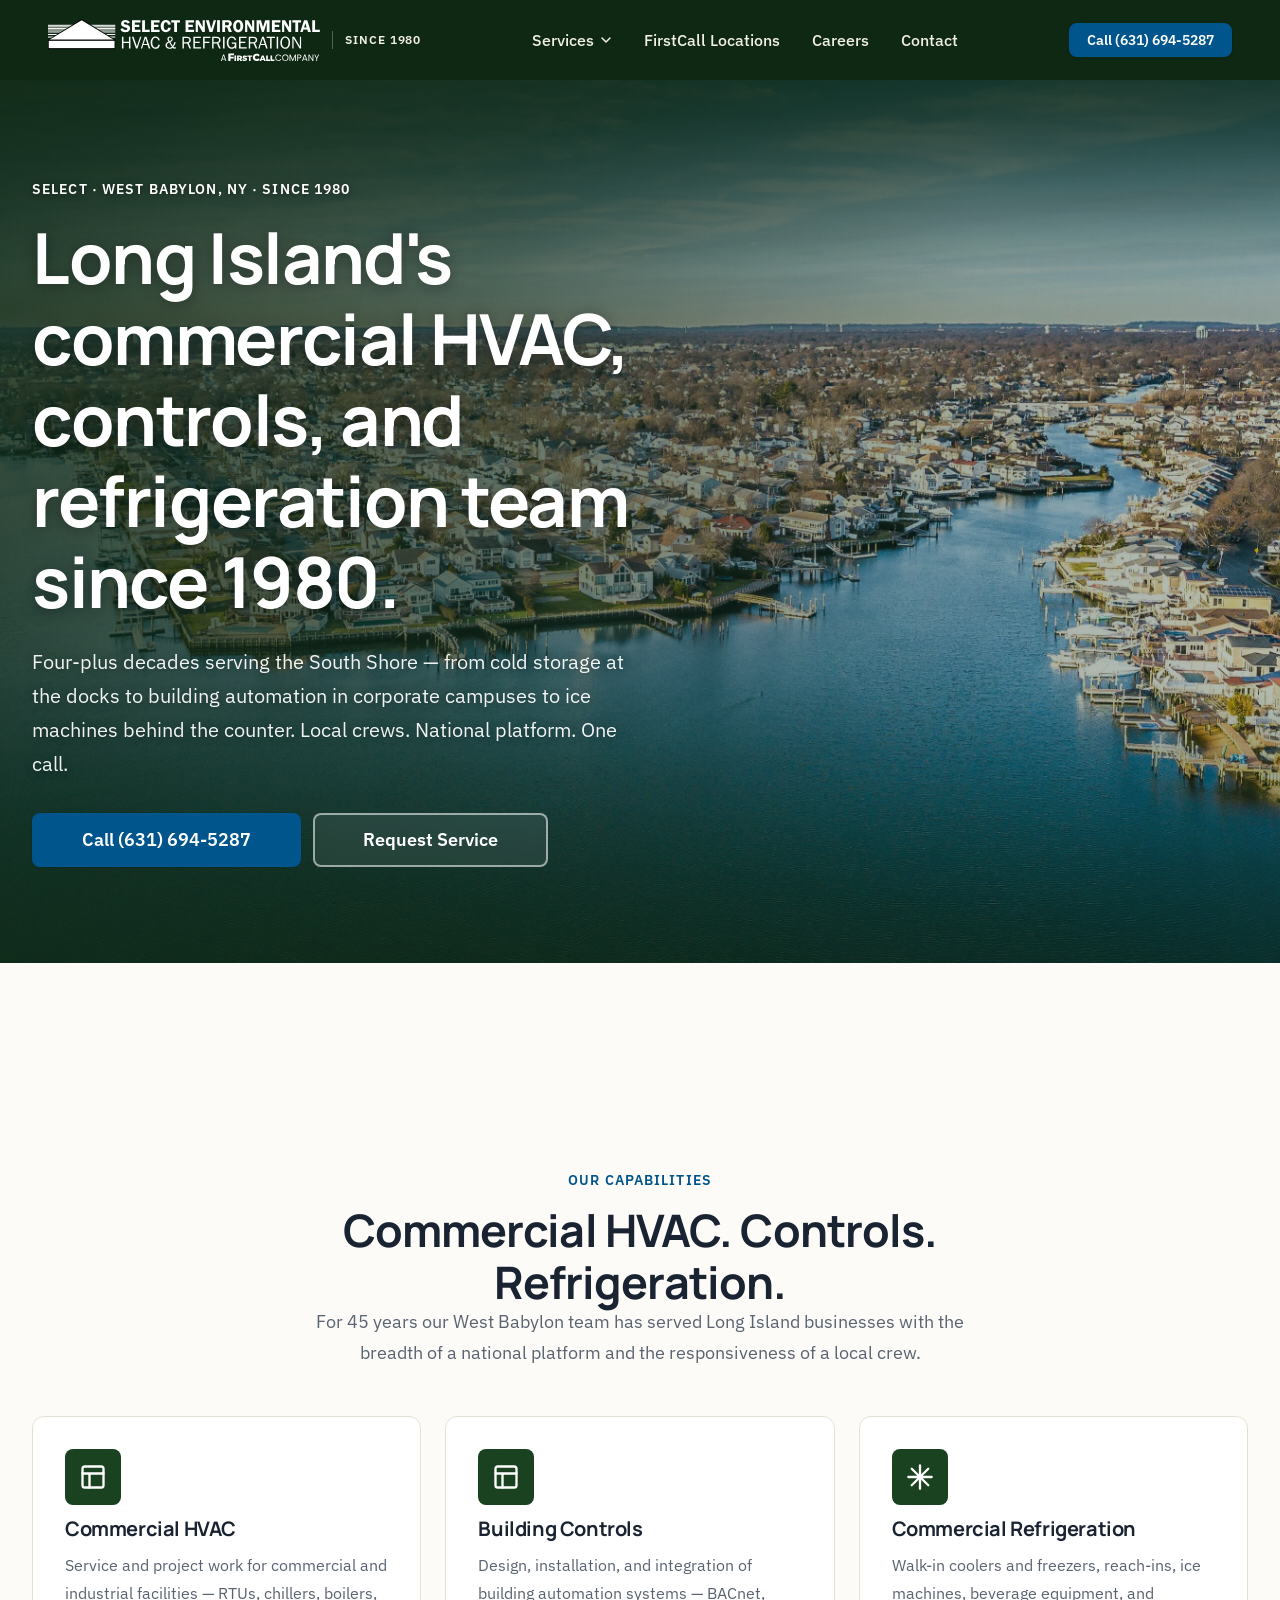
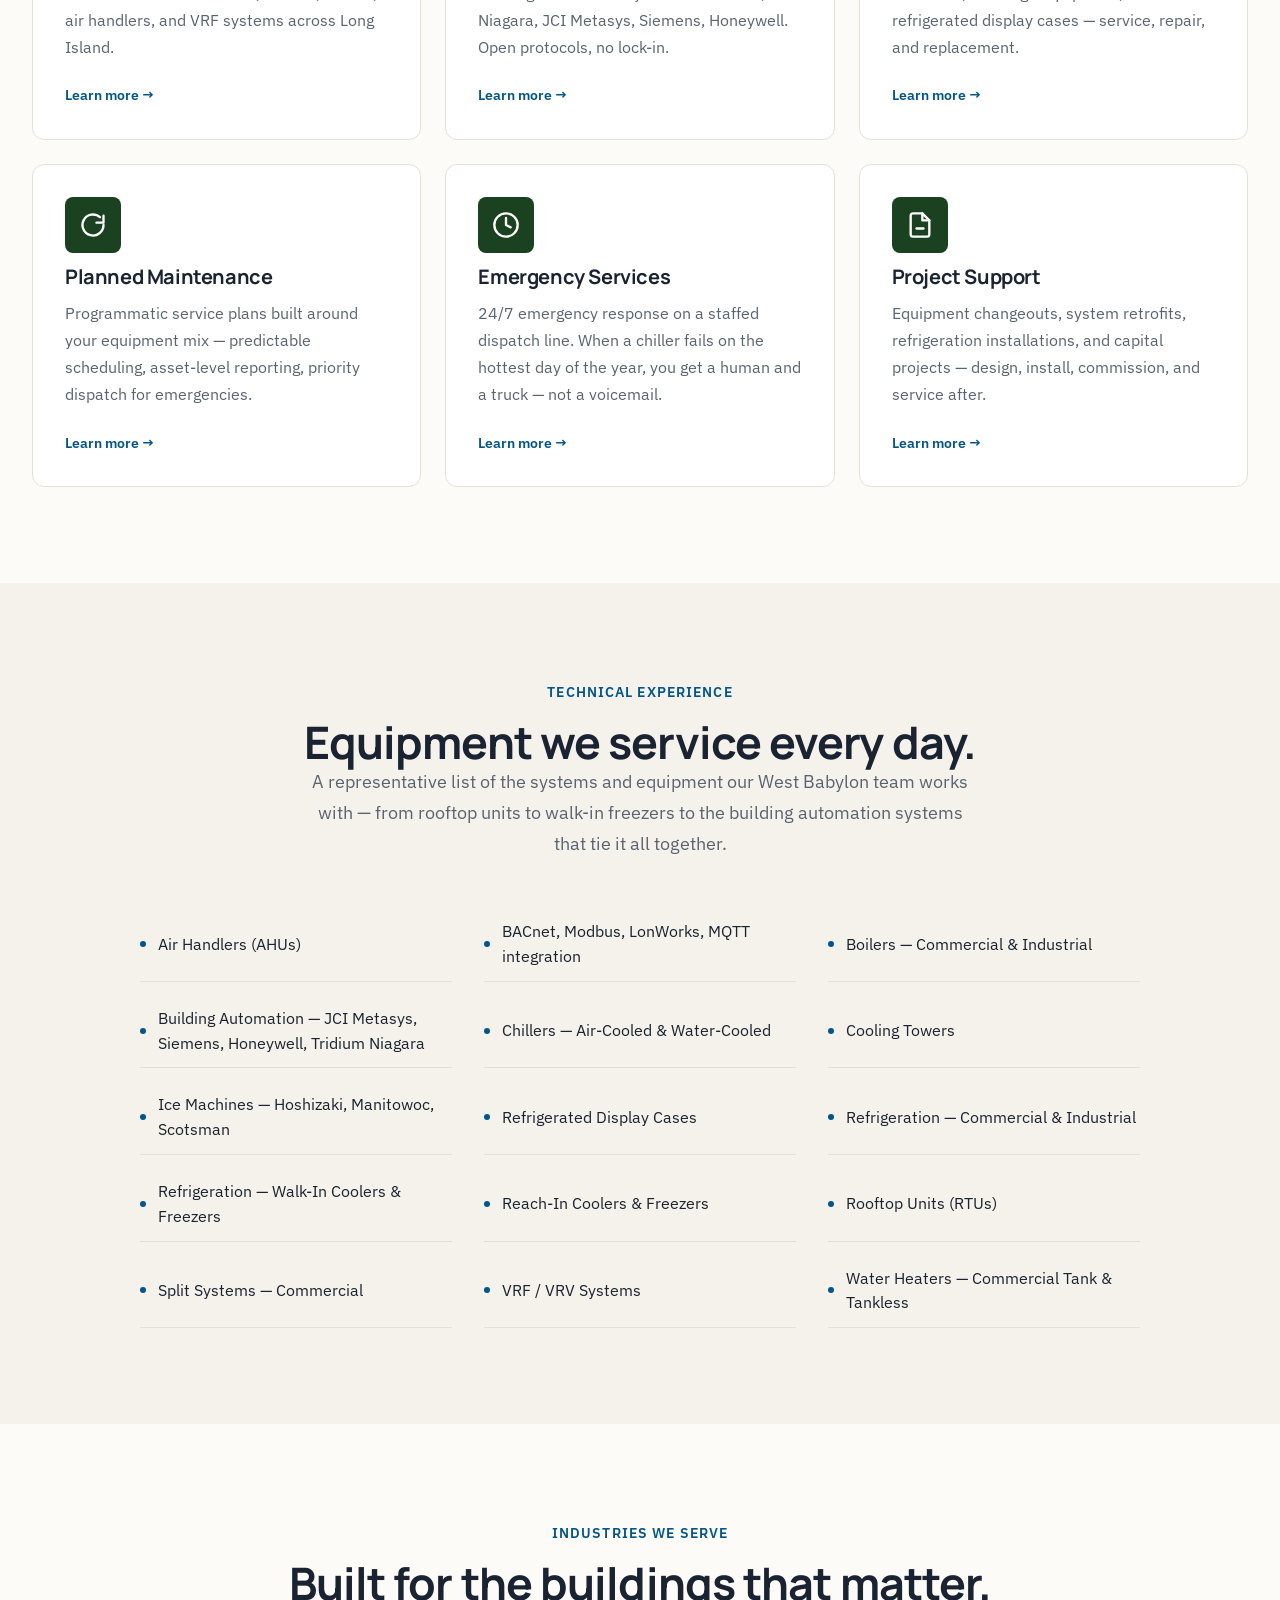
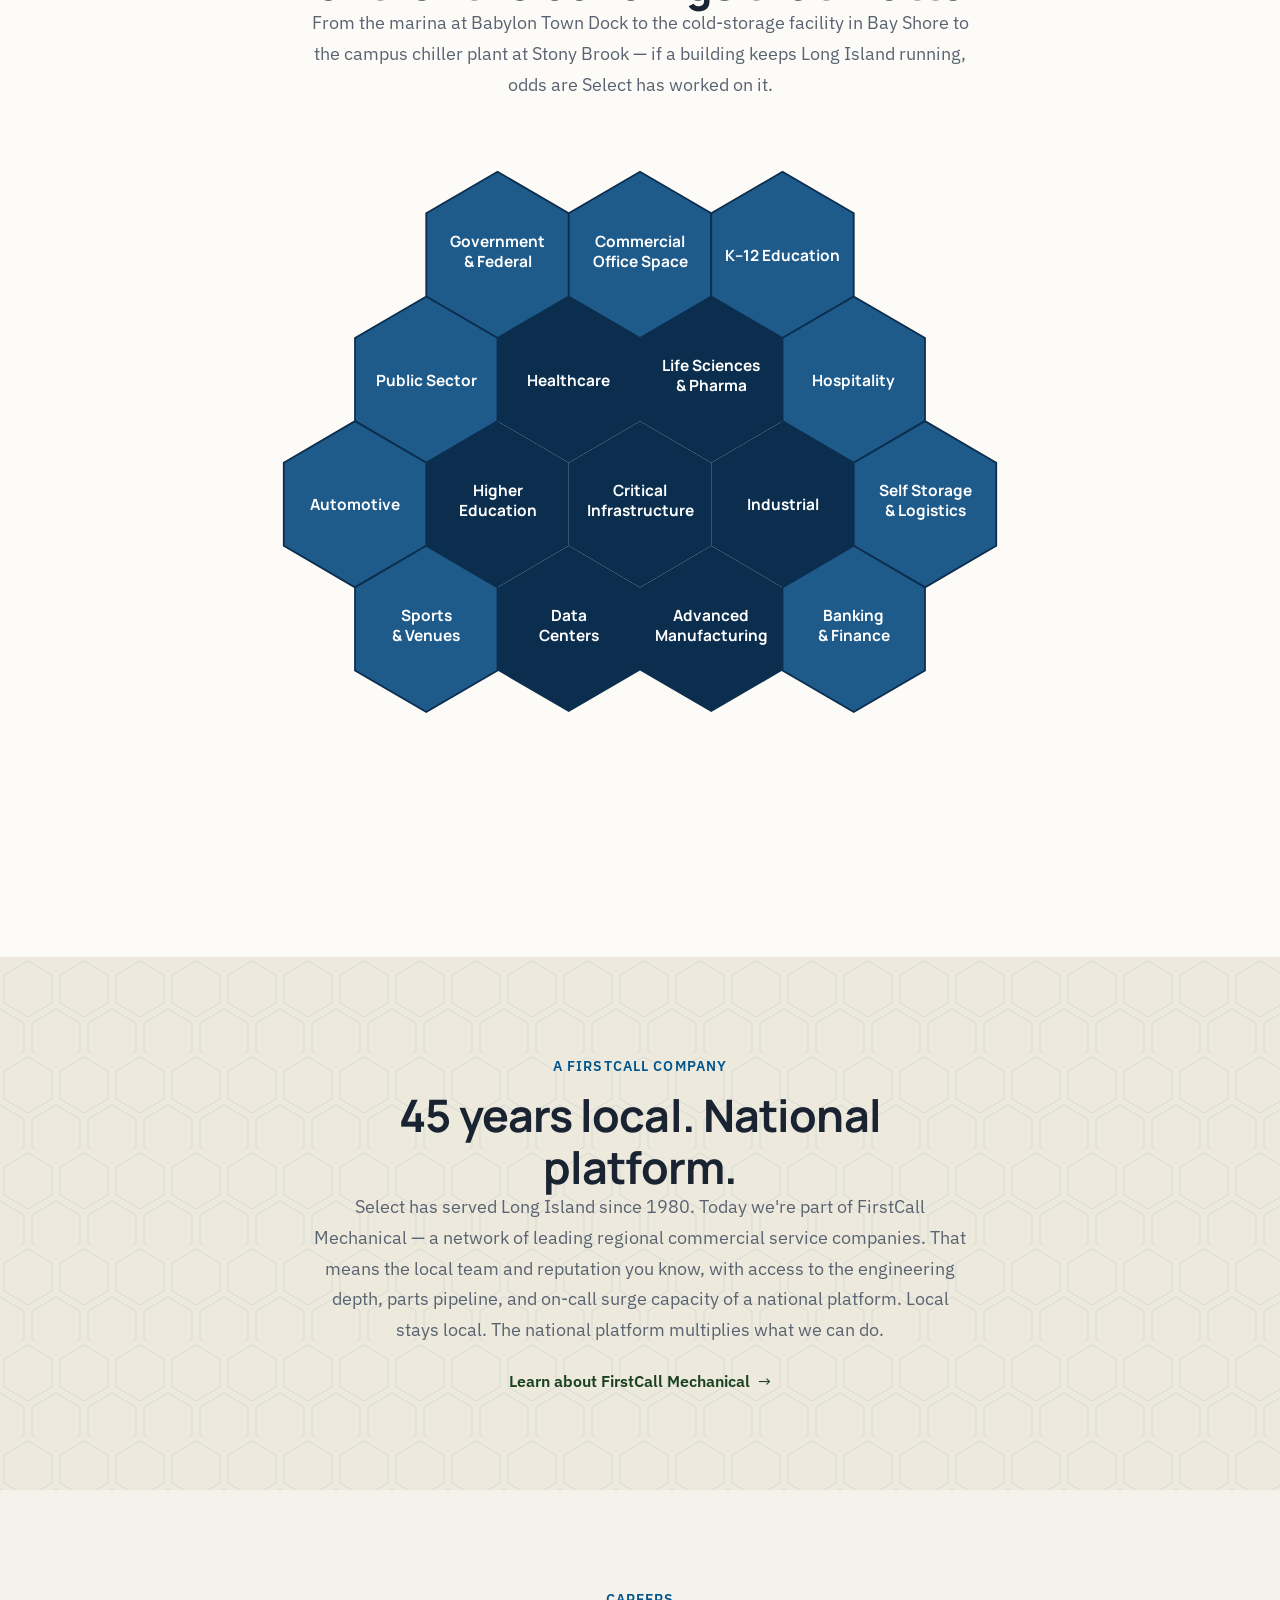
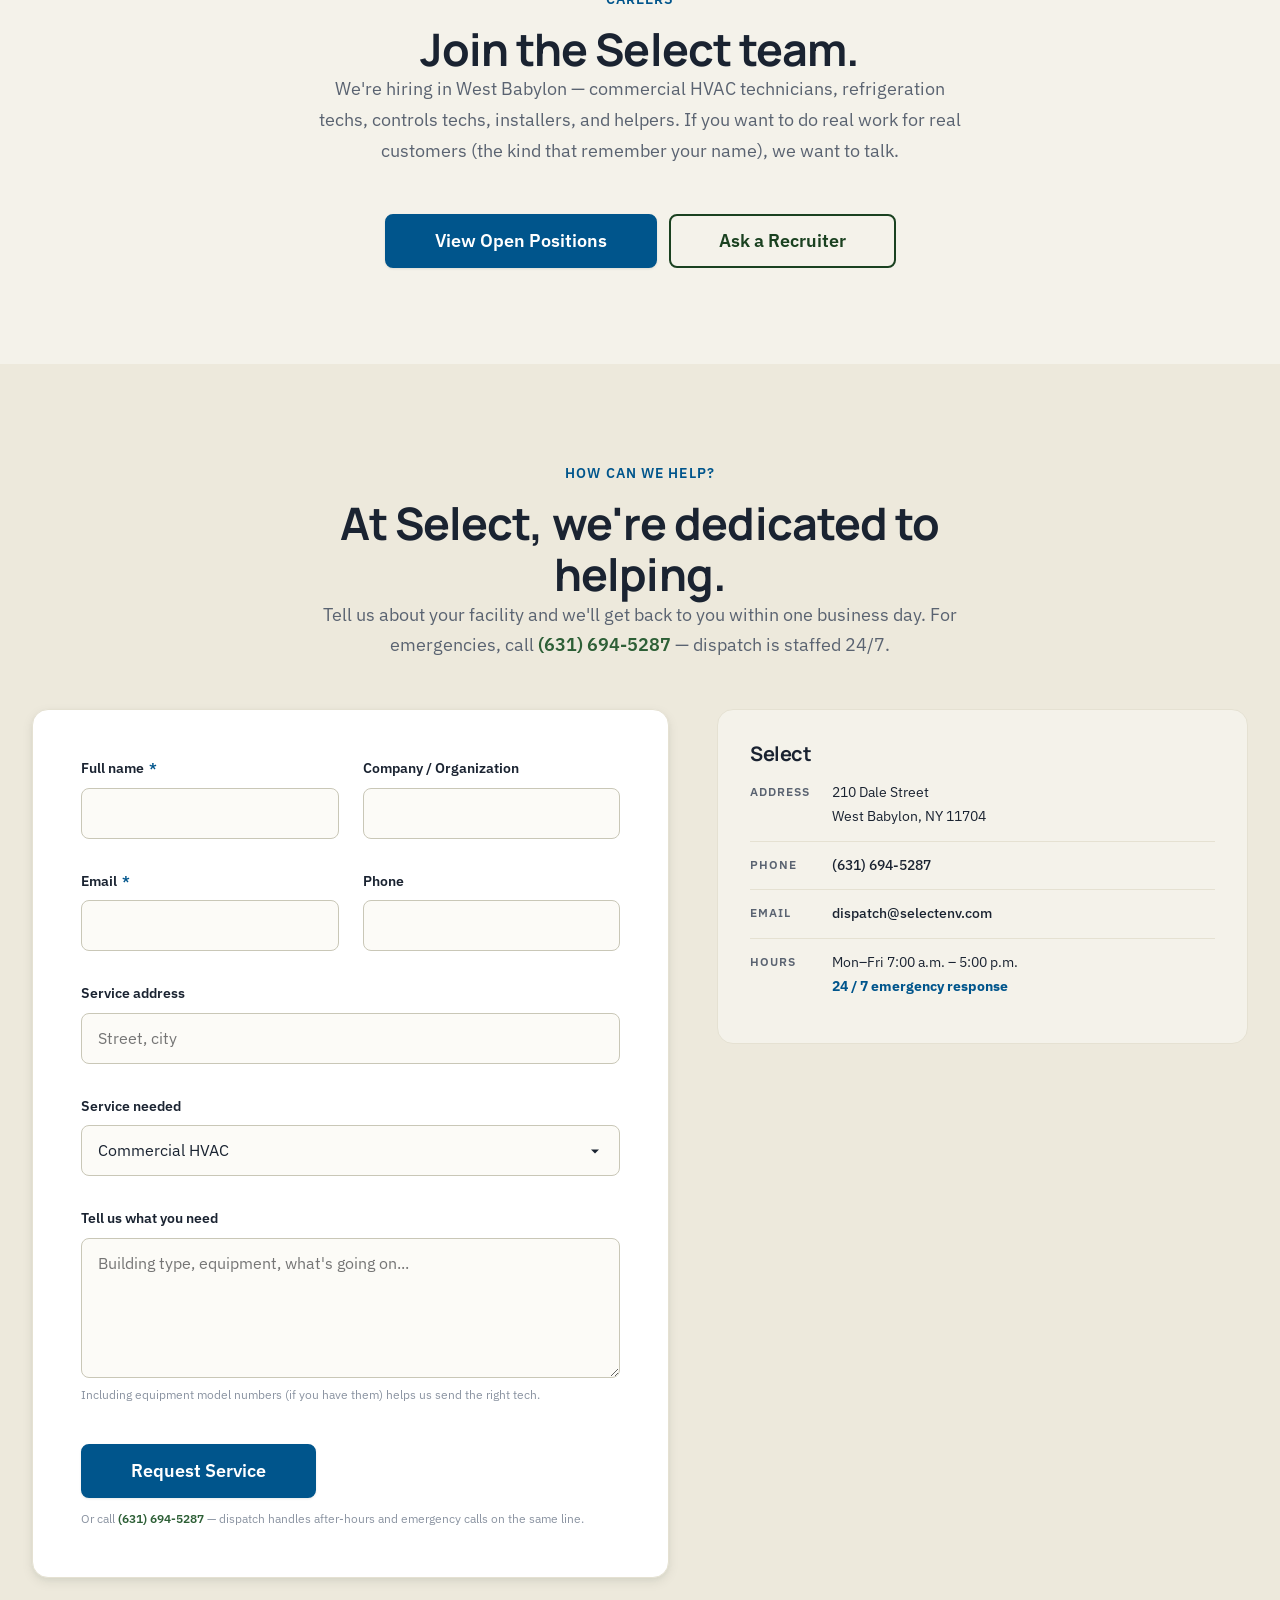
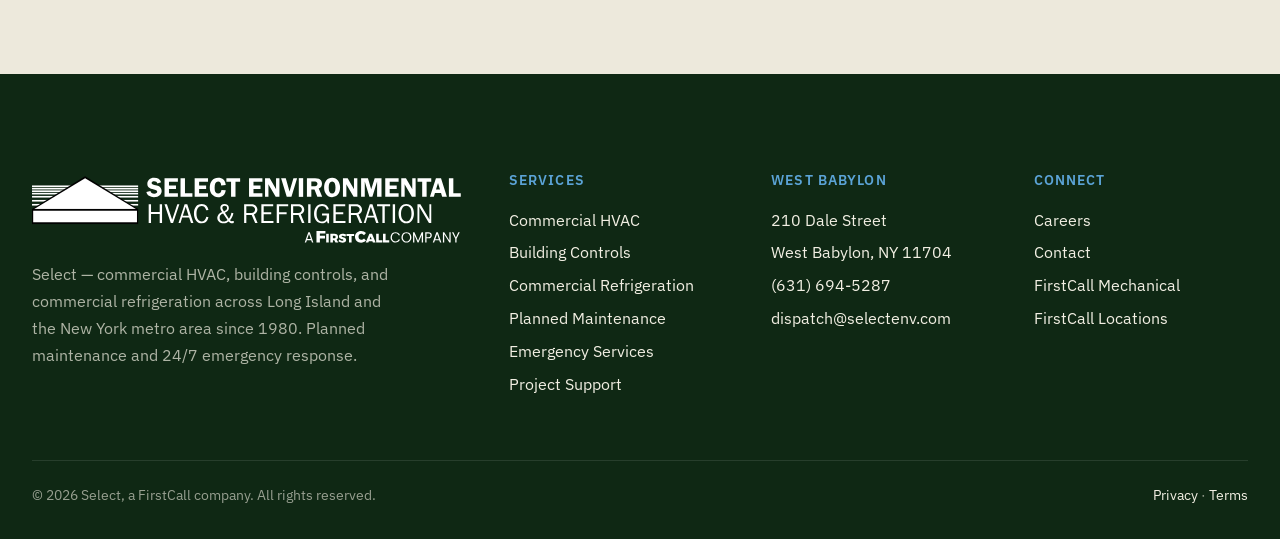
<file: index-FC-BKellyX1.html>
<!DOCTYPE html>
<!--
  ============================================================
  Select Branch Template (single-location variant)
  ============================================================

  Hydrated from config.json at the repo root by
  scripts/build-branches.js. Single-location structure for
  Select's West Babylon, NY office. No "Locations" dropdown,
  no on-page locations grid section.

  Handlebars subset:
    , , [object Object], ,
    , 

  Build directives:
    INLINE_CSS         tokens + base + components + branch
    INLINE_LOGO_WHITE  shared/img/logos/select-hero-white.svg
    INLINE_BRANCH_JS   shared/js/site.js
  ============================================================
-->
<html lang="en">
<head>
  <meta charset="UTF-8" />
  <meta name="viewport" content="width=device-width, initial-scale=1.0" />
  <title>Select</title>
  <meta name="description" content="Select — commercial HVAC, building controls, commercial refrigeration, planned maintenance, and 24/7 emergency response. West Babylon, NY. Serving Long Island since 1980." />

  <meta property="og:type" content="website" />
  <meta property="og:title" content="Select" />
  <meta property="og:description" content="Commercial HVAC, controls, and refrigeration service for West Babylon, NY since 1980." />
  <meta property="og:url" content="https://selectenv.com" />

  <link rel="preconnect" href="https://fonts.googleapis.com" />
  <link rel="preconnect" href="https://fonts.gstatic.com" crossorigin />
  <link href="https://fonts.googleapis.com/css2?family=Manrope:wght@400;500;600;700;800&family=IBM+Plex+Sans:wght@300;400;500;600;700&display=swap" rel="stylesheet" />

  <!-- LocalBusiness JSON-LD for SEO -->
  <script type="application/ld+json">
  {
    "@context": "https://schema.org",
    "@type": "LocalBusiness",
    "name": "Select",
    "image": "shared/img/photos/select/west-babylon-hero.webp",
    "telephone": "+16316945287",
    "email": "dispatch@selectenv.com",
    "url": "https://selectenv.com",
    "foundingDate": "1980",
    "address": {
      "@type": "PostalAddress",
      "streetAddress": "210 Dale Street",
      "addressLocality": "West Babylon",
      "addressRegion": "NY",
      "postalCode": "11704",
      "addressCountry": "US"
    },
    "geo": {
      "@type": "GeoCoordinates",
      "latitude": 40.7187,
      "longitude": -73.354
    },
    "openingHours": "Mo-Fr 07:00-17:00",
    "parentOrganization": {
      "@type": "Organization",
      "name": "FirstCall Mechanical",
      "url": "https://firstcallmechanical.com"
    }
  }
  </script>

  <style>
    /* ===== tokens.css ===== */
/* ============================================================
   Select Design Tokens — exact mirror of Columbus FCM page

   Values copied verbatim from Website Redesign/columbus.html
   inline :root block (per Adam's instruction to match
   Columbus exactly). Cream page bg, dark navy text, deep blue
   accent — NOT the FCG forest-green dark scheme.

   Extra tokens beyond what Columbus inlines (--space-11,
   --leading-snug, --font-mono, extended container sizes, etc.)
   are kept because Select's other CSS files (base.css,
   components.css, branch.css, service.css) reference them.
   Those don't affect color rendering.
   ============================================================ */

:root {
  /* --------------------------------------------------------
     COLOR — Brand (from Columbus inline :root)
     -------------------------------------------------------- */
  --color-primary:        #1A4120;
  --color-primary-dark:   #0F2814;
  --color-primary-mid:    #2D5F36;
  --color-primary-soft:   #4A7D52;

  --color-accent:         #00558C;
  --color-accent-dark:    #003D66;
  --color-accent-light:   #5BA3D6;

  /* --------------------------------------------------------
     COLOR — Surfaces (cream page bg, white cards)
     -------------------------------------------------------- */
  --color-bg:             #FCFBF7;
  --color-bg-soft:        #F4F2EA;
  --color-bg-section:     #EDE9DC;
  --color-bg-dark:        #0F2814;
  --color-bg-card:        #FFFFFF;

  --color-text:           #1A2331;
  --color-text-muted:     #5A6371;
  --color-text-light:     #8A93A1;
  --color-text-on-dark:   #F2EFE3;
  --color-text-on-primary:#FFFFFF;

  --color-border:         #E5E1D2;
  --color-border-strong:  #C9C7B7;
  --color-border-dark:    #0F2814;

  /* --------------------------------------------------------
     INDUSTRIES-GRID TIER TOKENS (Columbus values)
     -------------------------------------------------------- */
  --fc-tier-1:        #0B2E4F;
  --fc-tier-2:        #1E5A8A;
  --fc-tier-3:        #A8C5DC;
  --fc-text-light:    #FFFFFF;
  --fc-text-dark:     #0B2E4F;

  /* --------------------------------------------------------
     COLOR — Semantic
     -------------------------------------------------------- */
  --color-success:        #5BA3D6;
  --color-warning:        #B8861A;
  --color-danger:         #C0392B;
  --color-info:           #5BA3D6;

  /* --------------------------------------------------------
     TYPOGRAPHY (Columbus values)
     -------------------------------------------------------- */
  --font-display: "Manrope", system-ui, -apple-system, "Segoe UI", sans-serif;
  --font-body:    "IBM Plex Sans", system-ui, -apple-system, "Segoe UI", sans-serif;
  --font-mono:    "IBM Plex Mono", ui-monospace, "SF Mono", Menlo, monospace;

  --text-xs:    0.75rem;
  --text-sm:    0.875rem;
  --text-base:  1rem;
  --text-lg:    1.125rem;
  --text-xl:    1.25rem;
  --text-2xl:   1.5rem;
  --text-3xl:   1.875rem;
  --text-4xl:   2.25rem;
  --text-5xl:   3rem;
  --text-6xl:   3.75rem;
  --text-7xl:   4.5rem;

  --weight-regular:  400;
  --weight-medium:   500;
  --weight-semibold: 600;
  --weight-bold:     700;
  --weight-extrabold:800;

  --leading-tight:   1.15;
  --leading-snug:    1.3;
  --leading-normal:  1.55;
  --leading-relaxed: 1.7;

  --tracking-tight:  -0.02em;
  --tracking-normal: 0;
  --tracking-wide:   0.02em;
  --tracking-caps:   0.08em;

  /* SPACING (Columbus + extension --space-11 for branch.css) */
  --space-1:   0.25rem;
  --space-2:   0.5rem;
  --space-3:   0.75rem;
  --space-4:   1rem;
  --space-5:   1.5rem;
  --space-6:   2rem;
  --space-7:   3rem;
  --space-8:   4rem;
  --space-9:   6rem;
  --space-10:  8rem;
  --space-11: 10rem;

  /* LAYOUT (Columbus values + sm/md/lg/xl kept for component breakpoints) */
  --container-sm:  640px;
  --container-md:  768px;
  --container-lg: 1024px;
  --container-xl: 1280px;
  --container-2xl: 1600px;
  --container-content: 1440px;

  --header-height: 80px;
  --header-height-mobile: 64px;
  --pad-x: clamp(1.25rem, 4vw, 3rem);

  /* RADII (Columbus values + radius-none/2xl kept for components.css) */
  --radius-none: 0;
  --radius-sm:   4px;
  --radius-md:   8px;
  --radius-lg:   12px;
  --radius-xl:   16px;
  --radius-2xl:  24px;
  --radius-pill: 999px;

  /* SHADOWS (Columbus values + shadow-xs kept) */
  --shadow-xs: 0 1px 2px rgba(15, 42, 31, 0.04);
  --shadow-sm: 0 1px 3px rgba(15, 42, 31, 0.06), 0 1px 2px rgba(15, 42, 31, 0.04);
  --shadow-md: 0 4px 12px rgba(15, 42, 31, 0.08), 0 2px 4px rgba(15, 42, 31, 0.04);
  --shadow-lg: 0 12px 32px rgba(15, 42, 31, 0.10), 0 4px 8px rgba(15, 42, 31, 0.04);
  --shadow-xl: 0 24px 48px rgba(15, 42, 31, 0.14), 0 8px 16px rgba(15, 42, 31, 0.06);

  /* MOTION (Columbus values + ease-in-out kept) */
  --ease-out:     cubic-bezier(0.16, 1, 0.3, 1);
  --ease-in-out:  cubic-bezier(0.4, 0, 0.2, 1);
  --duration-fast:   150ms;
  --duration-base:   200ms;
  --duration-slow:   320ms;

  /* Z-INDEX */
  --z-base:     1;
  --z-dropdown: 100;
  --z-sticky:   200;
  --z-header:   300;
  --z-overlay:  400;
  --z-modal:    500;
  --z-toast:    600;

  /* Focus ring (Columbus value) */
  --focus-ring: 0 0 0 3px rgba(0, 85, 140, 0.35);
}


/* ===== base.css ===== */
/* ============================================================
   FirstCall Base — resets, typography defaults, utilities
   Depends on tokens.css being loaded first.
   ============================================================ */

/* ---------- Modern reset ---------- */
*, *::before, *::after { box-sizing: border-box; }

* { margin: 0; }

html {
  -webkit-text-size-adjust: 100%;
  text-size-adjust: 100%;
  scroll-behavior: smooth;
}

body {
  min-height: 100vh;
  font-family: var(--font-body);
  font-size: var(--text-base);
  line-height: var(--leading-normal);
  color: var(--color-text);
  background: var(--color-bg);
  -webkit-font-smoothing: antialiased;
  -moz-osx-font-smoothing: grayscale;
  text-rendering: optimizeLegibility;
}

img, svg, video, canvas, picture {
  display: block;
  max-width: 100%;
  height: auto;
}

button, input, select, textarea {
  font: inherit;
  color: inherit;
}

button {
  background: none;
  border: none;
  cursor: pointer;
}

a {
  color: var(--color-primary-mid);
  text-decoration: none;
  transition: color var(--duration-base) var(--ease-out);
}

a:hover {
  color: var(--color-primary);
}

a:focus-visible,
button:focus-visible,
input:focus-visible,
select:focus-visible,
textarea:focus-visible,
[tabindex]:focus-visible {
  outline: none;
  box-shadow: var(--focus-ring);
  border-radius: var(--radius-sm);
}

ul, ol { padding-left: 1.25em; }
ul[role="list"], ol[role="list"] { list-style: none; padding: 0; }

/* ---------- Typography ---------- */

h1, h2, h3, h4, h5, h6 {
  font-family: var(--font-display);
  font-weight: var(--weight-bold);
  line-height: var(--leading-tight);
  letter-spacing: var(--tracking-tight);
  color: var(--color-text);
}

h1, .h1 {
  font-size: clamp(2.25rem, 4.5vw, var(--text-6xl));
  font-weight: var(--weight-bold);
}

h2, .h2 {
  font-size: clamp(1.875rem, 3.5vw, var(--text-5xl));
}

h3, .h3 {
  font-size: clamp(1.5rem, 2.5vw, var(--text-4xl));
}

h4, .h4 {
  font-size: var(--text-2xl);
  letter-spacing: var(--tracking-normal);
}

h5, .h5 {
  font-size: var(--text-xl);
  font-weight: var(--weight-semibold);
  letter-spacing: var(--tracking-normal);
}

h6, .h6 {
  font-size: var(--text-base);
  font-weight: var(--weight-semibold);
  text-transform: uppercase;
  letter-spacing: var(--tracking-caps);
  color: var(--color-text-muted);
}

p {
  line-height: var(--leading-normal);
  color: var(--color-text);
}

.lead {
  font-size: var(--text-lg);
  line-height: var(--leading-relaxed);
  color: var(--color-text-muted);
  max-width: 60ch;
}

.eyebrow {
  display: inline-block;
  font-family: var(--font-body);
  font-size: var(--text-sm);
  font-weight: var(--weight-semibold);
  text-transform: uppercase;
  letter-spacing: var(--tracking-caps);
  color: var(--color-accent);
  margin-bottom: var(--space-3);
}

small, .text-small { font-size: var(--text-sm); }
.text-xs { font-size: var(--text-xs); }
.text-muted { color: var(--color-text-muted); }
.text-light { color: var(--color-text-light); }

/* ---------- Layout utilities ---------- */

.container {
  width: 100%;
  max-width: var(--container-content);
  margin-inline: auto;
  padding-inline: var(--space-5);
}

.container-narrow {
  max-width: 800px;
  margin-inline: auto;
  padding-inline: var(--space-5);
}

.container-wide {
  width: 100%;
  max-width: var(--container-2xl);
  margin-inline: auto;
  padding-inline: var(--space-5);
}

@media (min-width: 768px) {
  .container, .container-narrow, .container-wide {
    padding-inline: var(--space-6);
  }
}

/* Section spacing */
.section {
  padding-block: var(--space-9);
}

.section-tight {
  padding-block: var(--space-7);
}

.section-loose {
  padding-block: var(--space-10);
}

@media (max-width: 767px) {
  .section { padding-block: var(--space-7); }
  .section-loose { padding-block: var(--space-8); }
}

.section--soft { background: var(--color-bg-soft); }
.section--tinted { background: var(--color-bg-section); }
.section--primary { background: var(--color-primary); color: var(--color-text-on-primary); }
.section--dark { background: var(--color-bg-dark); color: var(--color-text-on-dark); }

.section--primary h1, .section--primary h2, .section--primary h3,
.section--primary h4, .section--primary h5, .section--primary h6,
.section--dark h1, .section--dark h2, .section--dark h3,
.section--dark h4, .section--dark h5, .section--dark h6 {
  color: inherit;
}

.section--primary .eyebrow,
.section--dark .eyebrow {
  color: var(--color-accent-light);
}

/* Flex / grid helpers */
.stack > * + * { margin-top: var(--space-4); }
.stack-sm > * + * { margin-top: var(--space-2); }
.stack-lg > * + * { margin-top: var(--space-6); }
.stack-xl > * + * { margin-top: var(--space-7); }

.row {
  display: flex;
  flex-wrap: wrap;
  gap: var(--space-5);
}

.row--between { justify-content: space-between; }
.row--center  { align-items: center; }

.grid {
  display: grid;
  gap: var(--space-6);
}

.grid-2 { grid-template-columns: repeat(2, 1fr); }
.grid-3 { grid-template-columns: repeat(3, 1fr); }
.grid-4 { grid-template-columns: repeat(4, 1fr); }
.grid-6 { grid-template-columns: repeat(6, 1fr); }

@media (max-width: 1023px) {
  .grid-3, .grid-4 { grid-template-columns: repeat(2, 1fr); }
  .grid-6 { grid-template-columns: repeat(3, 1fr); }
}
@media (max-width: 639px) {
  .grid-2, .grid-3, .grid-4, .grid-6 { grid-template-columns: 1fr; }
}

/* Text alignment */
.text-center { text-align: center; }
.text-left   { text-align: left; }
.text-right  { text-align: right; }

/* Display */
.hidden { display: none !important; }

@media (max-width: 767px) {
  .hide-mobile { display: none !important; }
}
@media (min-width: 768px) {
  .show-mobile { display: none !important; }
}

/* Skip-to-content for accessibility */
.skip-link {
  position: absolute;
  top: -100px;
  left: var(--space-4);
  padding: var(--space-3) var(--space-5);
  background: var(--color-primary);
  color: var(--color-text-on-primary);
  border-radius: var(--radius-md);
  font-weight: var(--weight-semibold);
  z-index: var(--z-toast);
  transition: top var(--duration-base) var(--ease-out);
}

.skip-link:focus {
  top: var(--space-4);
}

/* Selection */
::selection {
  background: var(--color-accent);
  color: #fff;
}

/* Reduced motion */
@media (prefers-reduced-motion: reduce) {
  *, *::before, *::after {
    animation-duration: 0.01ms !important;
    animation-iteration-count: 1 !important;
    transition-duration: 0.01ms !important;
    scroll-behavior: auto !important;
  }
}


/* ===== components.css ===== */
/* ============================================================
   FirstCall Components — buttons, cards, forms, nav, footer,
   badges, callouts, photo strip, capabilities grid.
   Depends on tokens.css and base.css.
   ============================================================ */

/* ============================================================
   BUTTONS
   ============================================================ */

.btn {
  display: inline-flex;
  align-items: center;
  justify-content: center;
  gap: var(--space-2);
  padding: var(--space-3) var(--space-6);
  font-family: var(--font-body);
  font-size: var(--text-base);
  font-weight: var(--weight-semibold);
  letter-spacing: var(--tracking-normal);
  line-height: 1;
  border: 2px solid transparent;
  border-radius: var(--radius-md);
  cursor: pointer;
  text-decoration: none;
  transition:
    background-color var(--duration-base) var(--ease-out),
    border-color var(--duration-base) var(--ease-out),
    color var(--duration-base) var(--ease-out),
    transform var(--duration-fast) var(--ease-out),
    box-shadow var(--duration-base) var(--ease-out);
  white-space: nowrap;
}

.btn:active { transform: translateY(1px); }

.btn--primary {
  background: var(--color-accent);
  color: #fff;
  border-color: var(--color-accent);
  box-shadow: var(--shadow-sm);
}
.btn--primary:hover {
  background: var(--color-accent-dark);
  border-color: var(--color-accent-dark);
  color: #fff;
  box-shadow: var(--shadow-md);
}

.btn--secondary {
  background: var(--color-primary);
  color: #fff;
  border-color: var(--color-primary);
}
.btn--secondary:hover {
  background: var(--color-primary-dark);
  border-color: var(--color-primary-dark);
  color: #fff;
}

.btn--outline {
  background: transparent;
  color: var(--color-primary);
  border-color: var(--color-primary);
}
.btn--outline:hover {
  background: var(--color-primary);
  color: #fff;
}

.btn--ghost {
  background: transparent;
  color: var(--color-primary);
  border-color: transparent;
}
.btn--ghost:hover {
  background: var(--color-bg-section);
  color: var(--color-primary-dark);
}

.btn--on-dark {
  background: #fff;
  color: var(--color-primary);
  border-color: #fff;
}
.btn--on-dark:hover {
  background: var(--color-bg-section);
  color: var(--color-primary-dark);
}

.btn--outline-on-dark {
  background: transparent;
  color: #fff;
  border-color: rgba(255,255,255,0.4);
}
.btn--outline-on-dark:hover {
  background: rgba(255,255,255,0.1);
  border-color: #fff;
  color: #fff;
}

/* Size variants */
.btn--sm { padding: var(--space-2) var(--space-4); font-size: var(--text-sm); }
.btn--lg { padding: var(--space-4) var(--space-7); font-size: var(--text-lg); }
.btn--full { width: 100%; }

/* Inline-link arrow button (used a lot on ServiceLogic-style sites) */
.link-arrow {
  display: inline-flex;
  align-items: center;
  gap: var(--space-2);
  font-weight: var(--weight-semibold);
  color: var(--color-primary);
  text-decoration: none;
  transition: gap var(--duration-base) var(--ease-out), color var(--duration-base) var(--ease-out);
}

.link-arrow::after {
  content: "→";
  transition: transform var(--duration-base) var(--ease-out);
  font-weight: var(--weight-regular);
}

.link-arrow:hover {
  color: var(--color-accent);
  gap: var(--space-3);
}

.link-arrow:hover::after { transform: translateX(2px); }

.link-arrow--on-dark { color: var(--color-accent-light); }
.link-arrow--on-dark:hover { color: #fff; }

/* ============================================================
   CARDS
   ============================================================ */

.card {
  background: var(--color-bg);
  border: 1px solid var(--color-border);
  border-radius: var(--radius-lg);
  padding: var(--space-6);
  transition:
    border-color var(--duration-base) var(--ease-out),
    box-shadow var(--duration-base) var(--ease-out),
    transform var(--duration-base) var(--ease-out);
}

.card--hover:hover {
  border-color: var(--color-border-strong);
  box-shadow: var(--shadow-lg);
  transform: translateY(-2px);
}

.card--feature {
  display: flex;
  flex-direction: column;
  gap: var(--space-4);
}

.card--feature .card__icon {
  width: 56px;
  height: 56px;
  display: inline-flex;
  align-items: center;
  justify-content: center;
  background: var(--color-bg-section);
  color: var(--color-primary);
  border-radius: var(--radius-md);
}

.card--feature .card__icon svg { width: 28px; height: 28px; }

.card__title {
  font-family: var(--font-display);
  font-size: var(--text-xl);
  font-weight: var(--weight-bold);
  letter-spacing: var(--tracking-tight);
  color: var(--color-text);
}

.card__body {
  color: var(--color-text-muted);
  line-height: var(--leading-relaxed);
}

/* Branch quick-card (used on parent homepage) */
.branch-card {
  background: var(--color-bg);
  border: 1px solid var(--color-border);
  border-radius: var(--radius-lg);
  padding: var(--space-6);
  display: flex;
  flex-direction: column;
  gap: var(--space-3);
  transition:
    border-color var(--duration-base) var(--ease-out),
    box-shadow var(--duration-base) var(--ease-out),
    transform var(--duration-base) var(--ease-out);
}

.branch-card:hover {
  border-color: var(--color-primary-mid);
  box-shadow: var(--shadow-lg);
  transform: translateY(-2px);
}

.branch-card__location {
  font-family: var(--font-body);
  font-size: var(--text-sm);
  font-weight: var(--weight-semibold);
  text-transform: uppercase;
  letter-spacing: var(--tracking-caps);
  color: var(--color-accent);
}

.branch-card__name {
  font-family: var(--font-display);
  font-size: var(--text-2xl);
  font-weight: var(--weight-bold);
  letter-spacing: var(--tracking-tight);
}

.branch-card__phone {
  font-size: var(--text-lg);
  font-weight: var(--weight-medium);
  color: var(--color-text);
}

.branch-card__phone a { color: inherit; }
.branch-card__phone a:hover { color: var(--color-primary); }

/* ============================================================
   FORMS
   ============================================================ */

.form-field {
  display: flex;
  flex-direction: column;
  gap: var(--space-2);
  margin-bottom: var(--space-4);
}

.form-label {
  font-family: var(--font-body);
  font-size: var(--text-sm);
  font-weight: var(--weight-semibold);
  color: var(--color-text);
}

.form-label .required {
  color: var(--color-accent);
  margin-left: 2px;
}

.form-input,
.form-textarea,
.form-select {
  width: 100%;
  padding: var(--space-3) var(--space-4);
  font-family: var(--font-body);
  font-size: var(--text-base);
  color: var(--color-text);
  background: var(--color-bg);
  border: 1.5px solid var(--color-border);
  border-radius: var(--radius-md);
  transition: border-color var(--duration-base) var(--ease-out), background var(--duration-base) var(--ease-out);
}

.form-input:hover,
.form-textarea:hover,
.form-select:hover {
  border-color: var(--color-border-strong);
}

.form-input:focus,
.form-textarea:focus,
.form-select:focus {
  outline: none;
  border-color: var(--color-primary-mid);
  box-shadow: 0 0 0 3px rgba(0, 85, 140, 0.15);
}

.form-textarea {
  min-height: 140px;
  resize: vertical;
  line-height: var(--leading-normal);
}

.form-select {
  appearance: none;
  background-image: url("data:image/svg+xml;utf8,<svg xmlns='http://www.w3.org/2000/svg' viewBox='0 0 20 20' fill='%231A2421'><path d='M5 8l5 5 5-5z'/></svg>");
  background-repeat: no-repeat;
  background-position: right var(--space-4) center;
  background-size: 16px;
  padding-right: var(--space-7);
}

.form-help {
  font-size: var(--text-xs);
  color: var(--color-text-light);
}

.form-error {
  font-size: var(--text-xs);
  color: var(--color-danger);
  font-weight: var(--weight-medium);
}

.form-input--error,
.form-textarea--error,
.form-select--error {
  border-color: var(--color-danger);
}

/* Checkbox / radio */
.form-checkbox,
.form-radio {
  display: flex;
  gap: var(--space-3);
  align-items: flex-start;
  cursor: pointer;
  font-size: var(--text-sm);
}

.form-checkbox input,
.form-radio input {
  margin-top: 2px;
  accent-color: var(--color-primary);
  width: 18px;
  height: 18px;
}

/* ============================================================
   HEADER / NAV  (Columbus-style: dark green bar over cream page)
   ============================================================ */

.site-header {
  position: sticky;
  top: 0;
  z-index: var(--z-header);
  background: #0F2814;
  height: var(--header-height);
  display: flex;
  align-items: center;
  transition: box-shadow var(--duration-base) var(--ease-out);
}

.site-header.is-scrolled {
  box-shadow: 0 1px 0 rgba(0,0,0,0.4), var(--shadow-sm);
}

.site-header__inner {
  width: 100%;
  max-width: var(--container-2xl);
  margin-inline: auto;
  padding-inline: var(--pad-x);
  display: flex;
  align-items: center;
  justify-content: space-between;
  gap: var(--space-6);
}

.site-header__logo {
  display: inline-flex;
  align-items: center;
  gap: var(--space-3);
  text-decoration: none;
}

.site-header__logo svg {
  height: 50px;
  width: auto;
  display: block;
}

.site-header__tagline {
  font-family: var(--font-body);
  font-size: var(--text-xs);
  font-weight: var(--weight-semibold);
  text-transform: uppercase;
  letter-spacing: var(--tracking-caps);
  color: var(--color-text-on-dark);
  padding-left: var(--space-3);
  border-left: 1px solid rgba(242, 239, 227, 0.3);
}

@media (max-width: 767px) { .site-header__tagline { display: none; } }

.site-nav {
  display: flex;
  align-items: center;
  gap: var(--space-6);
}

.site-nav__link {
  font-family: var(--font-body);
  font-size: var(--text-base);
  font-weight: var(--weight-medium);
  color: var(--color-text-on-dark);
  text-decoration: none;
  padding: var(--space-2) 0;
  position: relative;
  transition: color var(--duration-base) var(--ease-out);
}

.site-nav__link::after {
  content: "";
  position: absolute;
  left: 0;
  bottom: -4px;
  width: 0;
  height: 2px;
  background: var(--color-accent-light);
  transition: width var(--duration-base) var(--ease-out);
}

.site-nav__link:hover { color: var(--color-accent-light); }

.site-nav__link:hover::after,
.site-nav__link[aria-current="page"]::after {
  width: 100%;
}

.site-nav__link[aria-current="page"] {
  color: var(--color-accent-light);
  font-weight: var(--weight-semibold);
}

/* Nav dropdowns (Services + STR Locations) */
.site-nav__dropdown-wrap { position: relative; }
.site-nav__dropdown-toggle {
  background: none;
  border: none;
  cursor: pointer;
  display: inline-flex;
  align-items: center;
  gap: 6px;
}
.site-nav__caret {
  width: 12px;
  height: 12px;
  transition: transform var(--duration-base) var(--ease-out);
}
.site-nav__dropdown-toggle[aria-expanded="true"] .site-nav__caret { transform: rotate(180deg); }
.site-nav__dropdown {
  position: absolute;
  top: calc(100% + 6px);
  left: -8px;
  min-width: 240px;
  background: rgba(15, 40, 20, 0.97);
  backdrop-filter: saturate(180%) blur(10px);
  -webkit-backdrop-filter: saturate(180%) blur(10px);
  border: 1px solid rgba(74, 125, 82, 0.35);
  border-radius: var(--radius-md);
  padding: var(--space-2);
  box-shadow: var(--shadow-lg);
  opacity: 0;
  pointer-events: none;
  transform: translateY(-4px);
  transition: opacity var(--duration-base) var(--ease-out), transform var(--duration-base) var(--ease-out);
  z-index: 1;
}
.site-nav__dropdown.is-open {
  opacity: 1;
  pointer-events: auto;
  transform: translateY(0);
}
.site-nav__dropdown-link {
  display: block;
  padding: var(--space-3) var(--space-3);
  color: var(--color-text-on-dark);
  border-radius: var(--radius-sm);
  font-size: var(--text-base);
  font-weight: var(--weight-medium);
  text-decoration: none;
  transition: background var(--duration-base) var(--ease-out), color var(--duration-base) var(--ease-out);
}
.site-nav__dropdown-link:hover,
.site-nav__dropdown-link:focus-visible {
  background: rgba(91, 163, 214, 0.15);
  color: var(--color-accent-light);
}
.site-nav__dropdown-link[aria-current="page"] {
  color: var(--color-accent-light);
  background: rgba(91, 163, 214, 0.1);
}

.site-header__cta {
  display: flex;
  align-items: center;
  gap: var(--space-3);
}

/* Mobile menu toggle */
.menu-toggle {
  display: none;
  width: 44px;
  height: 44px;
  align-items: center;
  justify-content: center;
  border-radius: var(--radius-md);
}

.menu-toggle:hover { background: rgba(242, 239, 227, 0.1); }

.menu-toggle__bars,
.menu-toggle__bars::before,
.menu-toggle__bars::after {
  display: block;
  width: 22px;
  height: 2px;
  background: var(--color-text-on-dark);
  position: relative;
  transition: transform var(--duration-base) var(--ease-out), top var(--duration-base) var(--ease-out);
}

.menu-toggle__bars::before,
.menu-toggle__bars::after {
  content: "";
  position: absolute;
  left: 0;
}

.menu-toggle__bars::before { top: -7px; }
.menu-toggle__bars::after  { top: 7px; }

@media (max-width: 1023px) {
  .menu-toggle { display: inline-flex; }
  .site-nav {
    position: fixed;
    top: var(--header-height);
    left: 0;
    right: 0;
    background: var(--color-primary-dark);
    flex-direction: column;
    align-items: stretch;
    padding: var(--space-5);
    border-bottom: 1px solid var(--color-border);
    box-shadow: var(--shadow-lg);
    transform: translateY(-120%);
    transition: transform var(--duration-slow) var(--ease-out);
    gap: 0;
  }
  .site-nav.is-open { transform: translateY(0); }
  .site-nav__link {
    padding-block: var(--space-4);
    border-bottom: 1px solid rgba(74, 125, 82, 0.4);
    font-size: var(--text-lg);
  }
  .site-nav__link:last-child { border-bottom: none; }
  .site-nav__link::after { display: none; }
  .site-header__cta .btn { display: none; }
  .hide-mobile { display: none !important; }

  /* Mobile dropdowns: full-width toggle + collapsible inline menu */
  .site-nav__dropdown-wrap { width: 100%; }
  .site-nav__dropdown-toggle {
    width: 100%;
    justify-content: space-between;
    padding-block: var(--space-4);
    border-bottom: 1px solid rgba(74, 125, 82, 0.4);
    font-size: var(--text-lg);
    color: var(--color-text-on-dark);
  }
  .site-nav__dropdown {
    position: static;
    opacity: 1;
    pointer-events: auto;
    transform: none;
    background: transparent;
    backdrop-filter: none;
    -webkit-backdrop-filter: none;
    border: none;
    border-radius: 0;
    box-shadow: none;
    padding: 0;
    min-width: 0;
    max-height: 0;
    overflow: hidden;
    transition: max-height var(--duration-slow) var(--ease-out);
  }
  .site-nav__dropdown.is-open { max-height: 400px; }
  .site-nav__dropdown-link {
    padding-block: var(--space-3);
    padding-left: var(--space-5);
    border-bottom: 1px solid rgba(74, 125, 82, 0.25);
    font-size: var(--text-base);
  }
}

/* ============================================================
   FOOTER
   ============================================================ */

.site-footer {
  background: var(--color-bg-dark);
  color: var(--color-text-on-dark);
  padding-block: var(--space-9) var(--space-6);
}

.site-footer a { color: var(--color-text-on-dark); text-decoration: none; }
.site-footer a:hover { color: var(--color-accent-light); }

.site-footer__grid {
  display: grid;
  grid-template-columns: 2fr 1fr 1fr 1fr;
  gap: var(--space-7);
  margin-bottom: var(--space-8);
}

@media (max-width: 1023px) {
  .site-footer__grid { grid-template-columns: 1fr 1fr; }
}
@media (max-width: 639px) {
  .site-footer__grid { grid-template-columns: 1fr; }
}

.site-footer__heading {
  font-family: var(--font-body);
  font-size: var(--text-sm);
  font-weight: var(--weight-semibold);
  text-transform: uppercase;
  letter-spacing: var(--tracking-caps);
  color: var(--color-accent-light);
  margin-bottom: var(--space-4);
}

.site-footer__list { list-style: none; padding: 0; display: flex; flex-direction: column; gap: var(--space-2); }
.site-footer__list a { font-size: var(--text-base); }

.site-footer__brand p {
  color: rgba(242, 239, 227, 0.7);
  max-width: 36ch;
  margin-top: var(--space-3);
  line-height: var(--leading-relaxed);
}

.site-footer__bottom {
  padding-top: var(--space-5);
  border-top: 1px solid rgba(255,255,255,0.1);
  display: flex;
  justify-content: space-between;
  flex-wrap: wrap;
  gap: var(--space-4);
  font-size: var(--text-sm);
  color: rgba(242, 239, 227, 0.6);
}

/* ============================================================
   BADGES / TAGS / CALLOUTS
   ============================================================ */

.badge {
  display: inline-flex;
  align-items: center;
  gap: var(--space-2);
  padding: var(--space-1) var(--space-3);
  font-size: var(--text-xs);
  font-weight: var(--weight-semibold);
  text-transform: uppercase;
  letter-spacing: var(--tracking-caps);
  border-radius: var(--radius-pill);
  background: var(--color-bg-section);
  color: var(--color-primary);
}

.badge--accent { background: var(--color-accent); color: #fff; }
.badge--primary { background: var(--color-primary); color: #fff; }
.badge--outline { background: transparent; border: 1.5px solid var(--color-border-strong); color: var(--color-text-muted); }

.callout {
  background: var(--color-bg-section);
  border-left: 4px solid var(--color-accent);
  padding: var(--space-5) var(--space-6);
  border-radius: var(--radius-md);
}

/* ============================================================
   PHOTO STRIP (horizontal scrolling row used on branch sites)
   ============================================================ */

.photo-strip {
  display: grid;
  grid-auto-flow: column;
  grid-auto-columns: minmax(280px, 1fr);
  gap: var(--space-4);
  overflow-x: auto;
  padding-bottom: var(--space-3);
  scroll-snap-type: x mandatory;
  scrollbar-width: thin;
}

.photo-strip__item {
  scroll-snap-align: start;
  aspect-ratio: 4 / 3;
  border-radius: var(--radius-lg);
  overflow: hidden;
  background: var(--color-bg-section);
}

.photo-strip__item img {
  width: 100%;
  height: 100%;
  object-fit: cover;
}

@media (min-width: 1024px) {
  .photo-strip {
    grid-auto-columns: minmax(0, 1fr);
    grid-auto-flow: row;
    grid-template-columns: repeat(4, 1fr);
    overflow: visible;
  }
}

/* ============================================================
   CAPABILITIES GRID (homepage + branch)
   ============================================================ */

.capabilities {
  display: grid;
  grid-template-columns: repeat(3, 1fr);
  gap: var(--space-5);
}

@media (max-width: 1023px) { .capabilities { grid-template-columns: repeat(2, 1fr); } }
@media (max-width: 639px)  { .capabilities { grid-template-columns: 1fr; } }

.capability {
  background: var(--color-bg);
  border: 1px solid var(--color-border);
  border-radius: var(--radius-lg);
  padding: var(--space-6);
  display: flex;
  flex-direction: column;
  gap: var(--space-3);
  transition:
    border-color var(--duration-base) var(--ease-out),
    box-shadow var(--duration-base) var(--ease-out),
    transform var(--duration-base) var(--ease-out);
}

.capability:hover {
  border-color: var(--color-primary-mid);
  box-shadow: var(--shadow-lg);
  transform: translateY(-2px);
}

.capability__icon {
  width: 56px;
  height: 56px;
  display: inline-flex;
  align-items: center;
  justify-content: center;
  background: var(--color-primary);
  color: #fff;
  border-radius: var(--radius-md);
}

.capability__icon svg { width: 28px; height: 28px; }

.capability__title {
  font-family: var(--font-display);
  font-size: var(--text-xl);
  font-weight: var(--weight-bold);
  letter-spacing: var(--tracking-tight);
}

.capability__body {
  color: var(--color-text-muted);
  line-height: var(--leading-relaxed);
  font-size: var(--text-base);
}

/* ============================================================
   HERO (parent + branch share this structural pattern)
   ============================================================ */

.hero {
  position: relative;
  padding-block: var(--space-10) var(--space-9);
  overflow: hidden;
}

.hero--with-photo {
  display: grid;
  grid-template-columns: 1fr 1fr;
  gap: var(--space-8);
  align-items: center;
}

@media (max-width: 1023px) {
  .hero--with-photo { grid-template-columns: 1fr; gap: var(--space-6); }
}

.hero__eyebrow {
  display: inline-block;
  font-size: var(--text-sm);
  font-weight: var(--weight-semibold);
  text-transform: uppercase;
  letter-spacing: var(--tracking-caps);
  color: var(--color-accent);
  margin-bottom: var(--space-4);
}

.hero__title {
  font-family: var(--font-display);
  font-size: clamp(2.5rem, 5vw, var(--text-7xl));
  font-weight: var(--weight-extrabold);
  line-height: var(--leading-tight);
  letter-spacing: var(--tracking-tight);
  margin-bottom: var(--space-5);
  max-width: 16ch;
}

.hero__lede {
  font-size: var(--text-xl);
  line-height: var(--leading-relaxed);
  color: var(--color-text-muted);
  max-width: 50ch;
  margin-bottom: var(--space-6);
}

.hero__cta {
  display: flex;
  flex-wrap: wrap;
  gap: var(--space-3);
}

.hero__photo {
  aspect-ratio: 5 / 4;
  border-radius: var(--radius-xl);
  overflow: hidden;
  background: var(--color-bg-section);
  box-shadow: var(--shadow-xl);
}

.hero__photo img {
  width: 100%; height: 100%; object-fit: cover;
}

/* ============================================================
   COLOR SWATCHES (used in styleguide only, but kept here so
   the swatch component is documented within the system)
   ============================================================ */

.swatch {
  display: flex;
  flex-direction: column;
  gap: var(--space-2);
}

.swatch__chip {
  height: 96px;
  border-radius: var(--radius-md);
  border: 1px solid var(--color-border);
}

.swatch__meta {
  font-size: var(--text-xs);
  color: var(--color-text-muted);
}

.swatch__meta strong {
  display: block;
  color: var(--color-text);
  font-size: var(--text-sm);
  font-weight: var(--weight-semibold);
}


/* ===== branch.css ===== */
/* ============================================================
   shared/css/branch.css

   Page-specific styles for the branch page (the template at
   shared/templates/branch.html). Inlined by
   scripts/build-branches.js after tokens.css, base.css, and
   components.css.

   Extracted from the manually-built reference instance
   (Website Redesign/columbus.html, lines 500–858). Keep in sync
   with the Website Redesign repo's equivalent.
   ============================================================ */

/* ===== PAGE: BRANCH ===== */

/* Hero — full-bleed video background with overlaid text */
.branch-hero {
  position: relative;
  min-height: 82vh;
  display: flex;
  align-items: center;
  padding-block: var(--space-9);
  overflow: hidden;
  background: var(--color-primary-dark); /* fallback while video loads */
  color: #fff;
  isolation: isolate; /* contain stacking context */
  /* Pull the hero up under the sticky header so the video starts at the very top */
  margin-top: calc(var(--header-height) * -1);
  padding-top: calc(var(--header-height) + var(--space-9));
}
@media (max-width: 767px) {
  .branch-hero { min-height: 70vh; padding-block: var(--space-8); padding-top: calc(var(--header-height) + var(--space-7)); }
}
.branch-hero__video {
  position: absolute;
  inset: 0;
  width: 100%;
  height: 100%;
  object-fit: cover;
  z-index: -2;
}

/* Photo hero — used when a branch doesn't have a flyover video.
   Wrapper handles JS-driven parallax translate; image handles continuous
   Ken Burns zoom + pan. Two transforms on two elements stay composable. */
.branch-hero__photo-wrap {
  position: absolute;
  inset: 0;
  z-index: -2;
  overflow: hidden;
  will-change: transform;
}
.branch-hero__photo-bg {
  width: 100%;
  height: 100%;
  object-fit: cover;
  object-position: center 40%;
  animation: hero-ken-burns 26s ease-in-out infinite alternate;
  transform-origin: center 40%;
  will-change: transform;
  /* Slight initial scale so the edges never expose the parent box mid-pan */
  transform: scale(1.06);
}
@keyframes hero-ken-burns {
  0%   { transform: scale(1.06) translate3d(0, 0, 0); }
  100% { transform: scale(1.18) translate3d(-2.5%, 1%, 0); }
}
@media (prefers-reduced-motion: reduce) {
  .branch-hero__photo-bg {
    animation: none;
    transform: scale(1.06);
  }
}
/* Gradient overlay — darker on the left where text sits, lighter on the right
   so the video subject still reads through. */
.branch-hero::before {
  content: "";
  position: absolute;
  inset: 0;
  z-index: -1;
  background:
    linear-gradient(180deg, rgba(15, 40, 20, 0.95) 0%, rgba(15, 40, 20, 0.65) 12%, rgba(15, 40, 20, 0) 28%),
    linear-gradient(100deg, rgba(15, 40, 20, 0.85) 0%, rgba(15, 40, 20, 0.62) 38%, rgba(15, 40, 20, 0.30) 70%, rgba(15, 40, 20, 0.20) 100%),
    linear-gradient(180deg, rgba(15, 40, 20, 0.35) 0%, rgba(15, 40, 20, 0.10) 30%, rgba(15, 40, 20, 0.10) 70%, rgba(15, 40, 20, 0.55) 100%);
}
.branch-hero__inner {
  position: relative;
  max-width: 680px;
}
.branch-hero__eyebrow {
  display: inline-block;
  font-size: var(--text-sm);
  font-weight: var(--weight-semibold);
  text-transform: uppercase;
  letter-spacing: var(--tracking-caps);
  color: #fff;
  margin-bottom: var(--space-4);
  text-shadow: 0 1px 6px rgba(0, 0, 0, 0.5);
}
.branch-hero__title {
  font-family: var(--font-display);
  font-size: clamp(2.5rem, 5.5vw, 4.75rem);
  font-weight: var(--weight-bold);
  line-height: var(--leading-tight);
  letter-spacing: var(--tracking-tight);
  margin-bottom: var(--space-5);
  color: #fff;
  text-shadow: 0 2px 16px rgba(0, 0, 0, 0.4);
  max-width: 18ch;
}
.branch-hero__lede {
  font-size: var(--text-xl);
  line-height: var(--leading-relaxed);
  color: rgba(255, 255, 255, 0.94);
  max-width: 52ch;
  margin-bottom: var(--space-6);
  text-shadow: 0 1px 10px rgba(0, 0, 0, 0.35);
}
.branch-hero__cta { display: flex; flex-wrap: wrap; gap: var(--space-3); }

/* Override outline button so it reads on dark video */
.branch-hero .btn--outline {
  background: rgba(255, 255, 255, 0.08);
  backdrop-filter: blur(4px);
  -webkit-backdrop-filter: blur(4px);
  color: #fff;
  border-color: rgba(255, 255, 255, 0.55);
}
.branch-hero .btn--outline:hover {
  background: #fff;
  color: var(--color-primary);
  border-color: #fff;
}

@media (prefers-reduced-motion: reduce) {
  .branch-hero__video { display: none; }
}

/* Photo strip — horizontal scroll on mobile, 3-column gallery grid on desktop. */
.photo-strip-section { padding-block: var(--space-7); }
.photo-strip {
  display: grid;
  grid-auto-flow: column;
  grid-auto-columns: minmax(280px, 1fr);
  gap: var(--space-4);
  overflow-x: auto;
  padding-bottom: var(--space-3);
  scroll-snap-type: x mandatory;
  scrollbar-width: thin;
}
.photo-strip__item {
  scroll-snap-align: start;
  aspect-ratio: 4 / 3;
  border-radius: var(--radius-lg);
  overflow: hidden;
  background: var(--color-bg-section);
  box-shadow: var(--shadow-sm);
  transition: transform var(--duration-base) var(--ease-out), box-shadow var(--duration-base) var(--ease-out);
}
.photo-strip__item:hover { transform: translateY(-2px); box-shadow: var(--shadow-lg); }
.photo-strip__item img {
  width: 100%; height: 100%; object-fit: cover;
  transition: transform var(--duration-slow) var(--ease-out);
}
.photo-strip__item:hover img { transform: scale(1.04); }
@media (min-width: 768px) {
  .photo-strip {
    grid-auto-columns: minmax(0, 1fr);
    grid-auto-flow: row;
    grid-template-columns: repeat(3, 1fr);
    overflow: visible;
    gap: var(--space-5);
  }
}

/* Section head */
.section-head {
  max-width: 720px;
  margin-inline: auto;
  text-align: center;
  margin-bottom: var(--space-7);
}
.section-head .lead { margin-inline: auto; }

/* Capabilities */
.capabilities {
  display: grid;
  grid-template-columns: repeat(3, 1fr);
  gap: var(--space-5);
}
@media (max-width: 1023px) { .capabilities { grid-template-columns: repeat(2, 1fr); } }
@media (max-width: 639px)  { .capabilities { grid-template-columns: 1fr; } }
.capability {
  background: var(--color-bg-card);
  border: 1px solid var(--color-border);
  border-radius: var(--radius-lg);
  padding: var(--space-6);
  display: flex;
  flex-direction: column;
  gap: var(--space-3);
  /* anchor styling — kill default underline + inherit text color */
  text-decoration: none;
  color: inherit;
  transition: border-color var(--duration-base) var(--ease-out),
              box-shadow var(--duration-base) var(--ease-out),
              transform var(--duration-base) var(--ease-out);
}
.capability:hover {
  border-color: var(--color-accent);
  box-shadow: var(--shadow-lg);
  transform: translateY(-2px);
  color: inherit;
}
.capability:hover .capability__cta {
  color: var(--color-accent-dark);
  gap: var(--space-3);
}
.capability__icon {
  width: 56px; height: 56px;
  display: inline-flex; align-items: center; justify-content: center;
  background: var(--color-primary);
  color: #fff;
  border-radius: var(--radius-md);
}
.capability__icon svg { width: 28px; height: 28px; }
.capability__title {
  font-family: var(--font-display);
  font-size: var(--text-xl);
  font-weight: var(--weight-bold);
  letter-spacing: var(--tracking-tight);
}
.capability__body {
  color: var(--color-text-muted);
  line-height: var(--leading-relaxed);
}
.capability__cta {
  margin-top: auto;
  padding-top: var(--space-3);
  font-size: var(--text-sm);
  font-weight: var(--weight-semibold);
  color: var(--color-accent);
  display: inline-flex;
  align-items: center;
  gap: var(--space-2);
  transition: color var(--duration-base) var(--ease-out),
              gap var(--duration-base) var(--ease-out);
}

/* Technical Experience */
.tech-list {
  list-style: none;
  padding: 0;
  display: grid;
  grid-template-columns: repeat(3, 1fr);
  gap: var(--space-3) var(--space-6);
  max-width: 1000px;
  margin-inline: auto;
}
@media (max-width: 1023px) { .tech-list { grid-template-columns: repeat(2, 1fr); } }
@media (max-width: 639px)  { .tech-list { grid-template-columns: 1fr; } }
.tech-list li {
  display: flex; align-items: center; gap: var(--space-3);
  padding: var(--space-3) 0;
  border-bottom: 1px solid var(--color-border);
  font-size: var(--text-base);
  color: var(--color-text);
}
.tech-list li::before {
  content: "";
  flex: 0 0 auto;
  width: 6px; height: 6px;
  border-radius: 50%;
  background: var(--color-accent);
}

/* ===== INDUSTRIES HONEYCOMB ===== */
.industries-honeycomb { max-width: 760px; margin-inline: auto; display: block; }
.hex--tier-1 { fill: var(--fc-tier-1); }
.hex--tier-2 { fill: var(--fc-tier-2); stroke: var(--fc-tier-1); stroke-width: 1.5; }
.hex-label   { fill: var(--fc-text-light); font-family: "Manrope", sans-serif; font-weight: 700; font-size: 13px; pointer-events: none; }

/* Scroll-in + hover animation for each industry hex */
.industry-hex {
  opacity: 0;
  transform: translateY(12px) scale(0.94);
  transform-origin: center;
  transform-box: fill-box;
  transition:
    opacity 0.7s var(--ease-out),
    transform 0.7s var(--ease-out);
  cursor: default;
}
.industry-hex.is-visible { opacity: 1; transform: translateY(0) scale(1); }
.industry-hex polygon {
  transition: filter 0.3s var(--ease-out), transform 0.3s var(--ease-out);
  transform-origin: center;
  transform-box: fill-box;
}
.industry-hex:hover polygon {
  transform: scale(1.05);
  filter: drop-shadow(0 6px 14px rgba(11, 46, 79, 0.32));
}
@media (prefers-reduced-motion: reduce) {
  .industry-hex { opacity: 1; transform: none; transition: none; }
  .industry-hex:hover polygon { transform: none; }
}

/* "A FirstCall Company" band */
.firstcall-block {
  background: var(--color-bg-section);
  position: relative;
  overflow: hidden;
}
.firstcall-block::before {
  content: "";
  position: absolute;
  inset: 0;
  background-image: url("data:image/svg+xml;utf8,<svg xmlns='http://www.w3.org/2000/svg' viewBox='0 0 56 96'><polygon points='28,4 52,18 52,46 28,60 4,46 4,18' fill='none' stroke='%2300558C' stroke-width='1' opacity='0.10'/><polygon points='0,52 24,66 24,94 0,108 -24,94 -24,66' fill='none' stroke='%2300558C' stroke-width='1' opacity='0.10'/><polygon points='56,52 80,66 80,94 56,108 32,94 32,66' fill='none' stroke='%2300558C' stroke-width='1' opacity='0.10'/></svg>");
  background-size: 56px 96px;
  pointer-events: none;
}
.firstcall-block__inner {
  position: relative;
  max-width: 720px;
  margin-inline: auto;
  text-align: center;
}

/* Service form */
.service-form {
  background: var(--color-bg-card);
  border: 1px solid var(--color-border);
  border-radius: var(--radius-xl);
  padding: var(--space-7);
  box-shadow: var(--shadow-md);
  max-width: 760px;
  margin-inline: auto;
}
@media (max-width: 767px) { .service-form { padding: var(--space-5); } }
.form-grid {
  display: grid;
  grid-template-columns: 1fr 1fr;
  gap: var(--space-4) var(--space-5);
}
@media (max-width: 639px) { .form-grid { grid-template-columns: 1fr; } }
.form-field { display: flex; flex-direction: column; gap: var(--space-2); }
.form-field--full { grid-column: 1 / -1; }
.form-label {
  font-family: var(--font-body);
  font-size: var(--text-sm);
  font-weight: var(--weight-semibold);
  color: var(--color-text);
}
.form-label .required { color: var(--color-accent); margin-left: 2px; }
.form-input, .form-textarea, .form-select {
  width: 100%;
  padding: var(--space-3) var(--space-4);
  font-family: var(--font-body);
  font-size: var(--text-base);
  color: var(--color-text);
  background: var(--color-bg);
  border: 1.5px solid var(--color-border-strong);
  border-radius: var(--radius-md);
  transition: border-color var(--duration-base) var(--ease-out), box-shadow var(--duration-base) var(--ease-out);
}
.form-input:hover, .form-textarea:hover, .form-select:hover { border-color: var(--color-text-muted); }
.form-input:focus, .form-textarea:focus, .form-select:focus {
  outline: none;
  border-color: var(--color-accent);
  box-shadow: 0 0 0 3px rgba(0, 85, 140, 0.15);
}
.form-textarea { min-height: 140px; resize: vertical; line-height: var(--leading-normal); }
.form-select {
  appearance: none;
  background-image: url("data:image/svg+xml;utf8,<svg xmlns='http://www.w3.org/2000/svg' viewBox='0 0 20 20' fill='%231A2331'><path d='M5 8l5 5 5-5z'/></svg>");
  background-repeat: no-repeat;
  background-position: right var(--space-4) center;
  background-size: 16px;
  padding-right: var(--space-7);
}
.form-help { font-size: var(--text-xs); color: var(--color-text-light); }
.form-actions { margin-top: var(--space-5); display: flex; flex-wrap: wrap; gap: var(--space-3); align-items: center; }

/* STR Locations grid (4-up of office cards) */
.locations-grid {
  display: grid;
  grid-template-columns: repeat(4, 1fr);
  gap: var(--space-5);
}
@media (max-width: 1023px) { .locations-grid { grid-template-columns: repeat(2, 1fr); } }
@media (max-width: 639px)  { .locations-grid { grid-template-columns: 1fr; } }

.location-card {
  background: var(--color-bg-card);
  border: 1px solid var(--color-border);
  border-radius: var(--radius-lg);
  padding: var(--space-5);
  display: flex;
  flex-direction: column;
  gap: var(--space-3);
  transition: border-color var(--duration-base) var(--ease-out),
              box-shadow var(--duration-base) var(--ease-out),
              transform var(--duration-base) var(--ease-out);
}
.location-card:hover {
  border-color: var(--color-accent);
  box-shadow: var(--shadow-md);
  transform: translateY(-2px);
}
.location-card__city {
  font-family: var(--font-display);
  font-size: var(--text-xl);
  font-weight: var(--weight-bold);
  letter-spacing: var(--tracking-tight);
  color: var(--color-text);
  display: flex;
  align-items: center;
  gap: var(--space-2);
}
.location-card__badge {
  font-size: var(--text-xs);
  font-weight: var(--weight-semibold);
  background: var(--color-primary);
  color: #fff;
  padding: 2px 8px;
  border-radius: var(--radius-pill);
  letter-spacing: var(--tracking-caps);
  text-transform: uppercase;
}
.location-card__addr {
  font-size: var(--text-sm);
  color: var(--color-text-muted);
  line-height: var(--leading-relaxed);
}
.location-card__contact {
  font-size: var(--text-sm);
  line-height: var(--leading-relaxed);
  color: var(--color-text);
}
.location-card__contact a {
  color: var(--color-text);
  font-weight: var(--weight-medium);
}
.location-card__contact a:hover { color: var(--color-accent); }
.location-card .link-arrow { margin-top: auto; padding-top: var(--space-3); }

/* Careers section CTA row */
.careers-cta {
  display: flex;
  justify-content: center;
  flex-wrap: wrap;
  gap: var(--space-3);
}

/* Contact card next to form */
.contact-row {
  display: grid;
  grid-template-columns: 1.2fr 1fr;
  gap: var(--space-7);
  align-items: start;
}
@media (max-width: 1023px) { .contact-row { grid-template-columns: 1fr; } }
.contact-card {
  background: var(--color-bg-soft);
  border: 1px solid var(--color-border);
  border-radius: var(--radius-xl);
  padding: var(--space-6);
}
.contact-card h3 {
  font-size: var(--text-xl);
  letter-spacing: var(--tracking-tight);
  margin-bottom: var(--space-4);
}
.contact-card__row {
  display: flex; gap: var(--space-3); align-items: flex-start;
  padding: var(--space-3) 0;
  border-top: 1px solid var(--color-border);
  font-size: var(--text-sm);
}
.contact-card__row:first-of-type { border-top: none; padding-top: 0; }
.contact-card__label {
  font-weight: var(--weight-semibold);
  color: var(--color-text-muted);
  text-transform: uppercase;
  letter-spacing: var(--tracking-caps);
  font-size: var(--text-xs);
  min-width: 70px;
  flex: 0 0 auto;
  padding-top: 2px;
}
.contact-card__value { color: var(--color-text); line-height: var(--leading-relaxed); }
.contact-card__value a { color: var(--color-text); font-weight: var(--weight-medium); }
.contact-card__value a:hover { color: var(--color-accent); }

  </style>
</head>

<body>
  <a href="#main" class="skip-link">Skip to content</a>

  <!-- HEADER -->
  <header class="site-header" role="banner">
    <div class="site-header__inner">
      <a class="site-header__logo" href="index.html" aria-label="Select, home">
        <svg id="Layer_1" data-name="Layer 1" xmlns="http://www.w3.org/2000/svg" viewBox="0 0 1606.92 295.61">
  <defs>
    <style>
      .cls-1 {
        fill: #010101;
      }

      .cls-2 {
        fill: #fff;
      }
    </style>
  </defs>
  <text/>
  <g>
    <rect class="cls-2" y="57.94" width="397.72" height="6.06"/>
    <rect class="cls-2" y="66.91" width="397.72" height="6.06"/>
    <rect class="cls-2" y="76.36" width="397.72" height="6.06"/>
    <rect class="cls-2" y="85.57" width="397.72" height="6.06"/>
    <rect class="cls-2" y="112.23" width="397.72" height="6.06"/>
    <rect class="cls-2" y="127.26" width="397.72" height="6.06"/>
    <rect class="cls-2" y="97.21" width="397.72" height="6.06"/>
    <polygon class="cls-1" points=".33 145.93 198.94 23.27 397.4 145.93 .33 145.93"/>
    <polygon class="cls-2" points="8.46 145.93 198.94 30.79 389.26 145.93 8.46 145.93"/>
    <rect class="cls-1" y="145.93" width="397.72" height="56.72"/>
    <rect class="cls-2" x="4.39" y="152.72" width="388.94" height="43.15"/>
  </g>
  <g>
    <path class="cls-2" d="M1078.87,238.11v8.62h19.2v9.85h-19.2v14.83h-12.8v-43.14h33.48v9.85h-20.68Z"/>
    <path class="cls-2" d="M1102.47,271.66v-32.54h9.65v32.54h-9.65Z"/>
    <path class="cls-2" d="M1132.8,262.84h-5.11v8.77h-9.65v-32.54h15.18c8.73,0,13.74,4.18,13.74,11.56,0,4.83-1.95,8.35-5.48,10.35l6.59,10.63h-10.95l-4.32-8.77ZM1133.21,255.41c2.88,0,4.55-1.58,4.55-4.5s-1.67-4.41-4.55-4.41h-5.52v8.91h5.52Z"/>
    <path class="cls-2" d="M1177.4,243.02l-3.57,7.43c-3.34-1.9-8.08-3.62-10.82-3.62-1.62,0-2.69.56-2.69,1.76,0,4.78,16.99,1.95,16.99,13.69,0,6.92-6.13,10.21-13.41,10.21-5.52,0-11.56-1.95-15.64-5.15l3.62-7.33c3.34,2.83,8.77,4.97,12.12,4.97,2.04,0,3.34-.7,3.34-2.18,0-4.92-16.99-1.81-16.99-13.28,0-6.27,5.34-10.26,13.46-10.26,4.97,0,10.07,1.49,13.6,3.76Z"/>
    <path class="cls-2" d="M1197.72,247.21v24.83h-9.7v-24.83h-9.42v-7.71h28.59v7.71h-9.47Z"/>
    <path class="cls-2" d="M1251.68,236.11l-7.42,8.78c-2.72-3.46-6.74-5.75-10.32-5.75-5.87,0-10.32,4.76-10.32,11.12s4.45,11.19,10.32,11.19c3.34,0,7.35-1.98,10.32-5.01l7.42,7.91c-4.7,5.07-11.8,8.34-18.36,8.34-13.16,0-22.87-9.52-22.87-22.31s9.89-21.94,23.3-21.94c6.55,0,13.53,2.97,17.92,7.66Z"/>
    <path class="cls-2" d="M1262.45,266.71l-1.95,5.2h-9.93l13.88-32.54h9.93l13.41,32.54h-10.3l-1.9-5.2h-13.14ZM1269.14,249.03l-3.99,10.63h7.89l-3.9-10.63Z"/>
    <path class="cls-2" d="M1313.08,263.5v8.08h-23.3v-32.54h9.65v24.46h13.65Z"/>
    <path class="cls-2" d="M1338.78,263.54v8.08h-23.3v-32.54h9.65v24.46h13.65Z"/>
    <path class="cls-2" d="M1046.26,262.97h-16.1l-2.96,8.52h-5.08l13.34-38.11h5.56l13.29,38.11h-5.08l-2.97-8.52ZM1044.88,258.9l-6.67-19.36-6.67,19.36h13.34Z"/>
    <g>
      <path class="cls-2" d="M1346.23,242.43c1.62-2.99,3.84-5.33,6.65-7.01,2.81-1.69,5.92-2.53,9.34-2.53,4.02,0,7.54,1.01,10.54,3.02,3,2.02,5.19,4.88,6.57,8.58h-5.77c-1.02-2.31-2.5-4.09-4.42-5.33-1.92-1.25-4.23-1.87-6.91-1.87s-4.89.62-6.94,1.87c-2.05,1.25-3.65,3.02-4.82,5.31-1.17,2.29-1.75,4.98-1.75,8.06s.58,5.71,1.75,8c1.17,2.29,2.77,4.06,4.82,5.31,2.05,1.25,4.36,1.87,6.94,1.87s4.99-.61,6.91-1.84,3.4-3,4.42-5.31h5.77c-1.38,3.67-3.57,6.5-6.57,8.5-3,2-6.51,3-10.54,3-3.42,0-6.54-.83-9.34-2.5-2.81-1.67-5.02-3.99-6.65-6.96-1.62-2.97-2.44-6.33-2.44-10.06s.81-7.1,2.44-10.09Z"/>
      <path class="cls-2" d="M1393.83,269.6c-2.82-1.67-5.06-4-6.7-6.99-1.64-2.99-2.46-6.35-2.46-10.09s.82-7.1,2.46-10.09c1.64-2.99,3.87-5.32,6.7-6.98,2.82-1.67,5.95-2.5,9.37-2.5s6.6.83,9.42,2.5c2.82,1.67,5.05,3.99,6.67,6.96,1.62,2.97,2.44,6.34,2.44,10.12s-.81,7.15-2.44,10.12c-1.62,2.97-3.85,5.29-6.67,6.96-2.82,1.67-5.97,2.5-9.42,2.5s-6.55-.83-9.37-2.5ZM1410.16,265.89c2.07-1.25,3.69-3.03,4.87-5.33s1.77-4.99,1.77-8.03-.59-5.77-1.77-8.06c-1.18-2.29-2.8-4.06-4.84-5.31-2.05-1.25-4.38-1.87-6.99-1.87s-4.94.62-6.99,1.87c-2.05,1.25-3.66,3.02-4.84,5.31-1.18,2.29-1.77,4.98-1.77,8.06s.59,5.72,1.77,8.03c1.18,2.31,2.81,4.09,4.87,5.33,2.06,1.25,4.39,1.87,6.96,1.87s4.9-.62,6.96-1.87Z"/>
      <path class="cls-2" d="M1465.52,233.66v38.06h-4.82v-28.38l-12.18,28.38h-3.39l-12.23-28.44v28.44h-4.82v-38.06h5.19l13.55,31.46,13.55-31.46h5.14Z"/>
      <path class="cls-2" d="M1495.19,252.55c-2.1,2.11-5.3,3.16-9.61,3.16h-7.09v16h-4.82v-38.33h11.91c4.16,0,7.33,1.04,9.5,3.13,2.17,2.09,3.26,4.79,3.26,8.08s-1.05,5.84-3.15,7.95ZM1491.51,249.78c1.27-1.21,1.91-2.93,1.91-5.17,0-4.73-2.61-7.09-7.84-7.09h-7.09v14.08h7.09c2.68,0,4.66-.6,5.93-1.81Z"/>
      <path class="cls-2" d="M1526.14,263.2h-16.1l-2.96,8.53h-5.08l13.34-38.12h5.56l13.29,38.12h-5.08l-2.97-8.53ZM1524.76,259.13l-6.67-19.36-6.67,19.36h13.34Z"/>
      <path class="cls-2" d="M1569.03,271.72h-4.82l-19.38-30.52v30.52h-4.82v-38.39h4.82l19.38,30.47v-30.47h4.82v38.39Z"/>
      <path class="cls-2" d="M1603.07,233.39l-12.02,23.87v14.46h-4.82v-14.46l-12.07-23.87h5.35l9.11,19.42,9.11-19.42h5.35Z"/>
    </g>
  </g>
  <text/>
  <g>
    <path class="cls-2" d="M483.97,45.97l-13.98,4.68c-1.88-5.55-5.86-8.32-11.94-8.32-6.49,0-9.74,2.11-9.74,6.32,0,1.68.61,3.1,1.82,4.26,1.21,1.17,3.96,2.18,8.23,3.04,7.15,1.44,12.38,2.9,15.7,4.37,3.32,1.47,6.11,3.84,8.39,7.12,2.28,3.27,3.41,6.93,3.41,10.97,0,6.34-2.44,11.82-7.32,16.44-4.88,4.62-12.11,6.94-21.69,6.94-7.19,0-13.31-1.64-18.35-4.91-5.05-3.27-8.38-8.13-9.98-14.57l15.21-3.44c1.71,6.54,6.46,9.81,14.26,9.81,3.76,0,6.56-.73,8.41-2.18,1.85-1.46,2.77-3.19,2.77-5.21s-.84-3.65-2.51-4.78c-1.68-1.13-4.91-2.19-9.7-3.19-8.93-1.85-15.29-4.38-19.09-7.58-3.8-3.2-5.7-7.89-5.7-14.05s2.27-11.49,6.8-15.77,10.69-6.42,18.45-6.42c13.76,0,22.6,5.5,26.54,16.49Z"/>
    <path class="cls-2" d="M546.71,43.92h-33.4v14.39h26.26v13.21h-26.26v15.31h33.4v13.87h-50.1V30.55h50.1v13.36Z"/>
    <path class="cls-2" d="M573.22,86.82h27.9v13.87h-44.55V30.55h16.65v56.27Z"/>
    <path class="cls-2" d="M659.65,43.92h-33.4v14.39h26.26v13.21h-26.26v15.31h33.4v13.87h-50.1V30.55h50.1v13.36Z"/>
    <path class="cls-2" d="M726.09,56.66l-17.21,1.08c-.24-9.9-4.1-14.85-11.59-14.85-8.58,0-12.87,7.62-12.87,22.87,0,8.8,1.17,14.77,3.5,17.91,2.33,3.13,5.6,4.7,9.78,4.7,6.8,0,10.95-4.42,12.46-13.26l15.93.98c-1.03,8.39-4.15,14.77-9.38,19.14-5.22,4.37-11.62,6.55-19.19,6.55-9.28,0-16.83-3.2-22.63-9.61-5.81-6.41-8.71-15.26-8.71-26.57,0-10.58,2.81-19.25,8.43-26,5.62-6.75,13.29-10.12,23.02-10.12,16.85,0,26.34,9.06,28.47,27.18Z"/>
    <path class="cls-2" d="M779.99,30.55v13.87h-17.37v56.27h-16.65v-56.27h-17.47v-13.87h51.49Z"/>
    <path class="cls-2" d="M863.44,43.92h-33.4v14.39h26.26v13.21h-26.26v15.31h33.4v13.87h-50.1V30.55h50.1v13.36Z"/>
    <path class="cls-2" d="M927.26,30.55v70.14h-14.02l-27.45-47.38c.03,1.2.07,1.99.1,2.36.14,1.2.21,2.21.21,3.03v41.98h-12.79V30.55h17.71l23.86,41.36c-.21-2.05-.31-3.61-.31-4.68V30.55h12.69Z"/>
    <path class="cls-2" d="M993.49,30.55l-21.19,70.14h-17.66l-21.07-70.14h17.49l14.03,50.15,14.61-50.15h13.78Z"/>
    <path class="cls-2" d="M1016.2,30.55v70.14h-16.39V30.55h16.39Z"/>
    <path class="cls-2" d="M1046.83,72.9v27.8h-16.54V30.55h30.83c5.69,0,10.25.66,13.69,1.98,3.44,1.32,6.29,3.74,8.55,7.27s3.39,7.45,3.39,11.76c0,8.42-4.06,14.46-12.18,18.13l12.95,31.01h-18.15l-10.77-27.8h-11.77ZM1046.83,43.04v17.88h10.07c3.29,0,5.68-.23,7.17-.69,1.49-.46,2.82-1.49,3.98-3.08,1.16-1.59,1.75-3.42,1.75-5.47s-.58-3.7-1.75-5.24c-1.17-1.54-2.43-2.49-3.8-2.85-1.37-.36-3.94-.54-7.71-.54h-9.71Z"/>
    <path class="cls-2" d="M1124.39,101.77c-9.45,0-16.75-3.55-21.92-10.64s-7.75-15.67-7.75-25.74,2.62-18.79,7.86-25.64c5.24-6.85,12.7-10.28,22.38-10.28s17.17,3.66,22.15,10.97c4.98,7.31,7.47,15.68,7.47,25.1,0,10.17-2.57,18.75-7.7,25.74-5.13,6.99-12.63,10.48-22.49,10.48ZM1124.86,42.89c-8.62,0-12.92,7.57-12.92,22.71s4.31,22.76,12.92,22.76,12.51-7.57,12.51-22.71-4.17-22.76-12.51-22.76Z"/>
    <path class="cls-2" d="M1219.28,30.55v70.14h-14.02l-27.45-47.38c.03,1.2.07,1.99.1,2.36.14,1.2.21,2.21.21,3.03v41.98h-12.79V30.55h17.71l23.86,41.36c-.21-2.05-.31-3.61-.31-4.68V30.55h12.69Z"/>
    <path class="cls-2" d="M1264.43,100.69l-17.31-57.19v57.19h-13.77V30.55h25.58l12.31,41.98,12.95-41.98h25.67v70.14h-16.55v-57.19l-17.64,57.19h-11.25Z"/>
    <path class="cls-2" d="M1373.94,43.92h-33.4v14.39h26.26v13.21h-26.26v15.31h33.4v13.87h-50.1V30.55h50.1v13.36Z"/>
    <path class="cls-2" d="M1437.76,30.55v70.14h-14.02l-27.45-47.38c.03,1.2.07,1.99.1,2.36.14,1.2.21,2.21.21,3.03v41.98h-12.79V30.55h17.71l23.86,41.36c-.21-2.05-.31-3.61-.31-4.68V30.55h12.69Z"/>
    <path class="cls-2" d="M1496.29,30.55v13.87h-17.37v56.27h-16.65v-56.27h-17.47v-13.87h51.49Z"/>
    <path class="cls-2" d="M1532.86,30.55l21.96,70.14h-17.66l-4.32-14.44h-22.68l-4.4,14.44h-14.41l22.48-70.14h19.02ZM1514.1,73.31h14.86l-7.37-24.61-7.5,24.61Z"/>
    <path class="cls-2" d="M1579.02,86.82h27.9v13.87h-44.55V30.55h16.65v56.27Z"/>
    <path class="cls-2" d="M487.36,198.59h-8.79v-33.4h-32.53v33.4h-8.79v-70.14h8.79v29.03h32.53v-29.03h8.79v70.14Z"/>
    <path class="cls-2" d="M552.2,128.45l-23.63,70.14h-8.49l-23.63-70.14h9.2l19.55,57.86,19.36-57.86h7.64Z"/>
    <path class="cls-2" d="M604.78,198.59h-8.97l-7.05-20.5h-26.03l-6.28,20.5h-7.35l22.79-70.14h9.94l22.94,70.14ZM586.89,171.51l-10.87-33.71-10.85,33.71h21.72Z"/>
    <path class="cls-2" d="M653.33,175l8.02,1.8c-3.84,15.48-12.5,23.23-26,23.23-8.87,0-15.83-3.58-20.89-10.75-5.05-7.17-7.58-15.97-7.58-26.43s2.64-19.47,7.91-26.02c5.27-6.55,12.35-9.82,21.22-9.82,13.15,0,21.6,7.52,25.33,22.56l-8.27,1.64c-3.01-11.17-8.72-16.75-17.11-16.75-6.2,0-11,2.59-14.41,7.78s-5.11,12.48-5.11,21.86c0,8.6,1.75,15.49,5.24,20.68,3.49,5.19,8.12,7.79,13.87,7.79,8.94,0,14.87-5.86,17.78-17.57Z"/>
    <path class="cls-2" d="M756.1,191.19v7.4c-3.12.51-5.66.77-7.61.77-1.44,0-2.97-.25-4.6-.76-1.63-.51-4-2.36-7.12-5.56-5.55,4.66-11.81,6.99-18.8,6.99s-12.8-2.03-17.13-6.09c-4.33-4.06-6.5-8.97-6.5-14.72,0-4.59,1.53-8.83,4.58-12.72,3.06-3.89,7.57-6.81,13.55-8.76-4.48-6.51-6.72-11.85-6.73-16.03,0-3.97,1.42-7.42,4.27-10.33,2.85-2.91,6.64-4.37,11.37-4.37s8.74,1.35,11.81,4.06c3.07,2.71,4.61,6.36,4.61,10.95,0,7.47-4.92,13.54-14.76,18.2l14.78,22.46c4.78-6.08,7.94-13.58,9.48-22.48l7.5,1.59c-2.09,10.12-6.39,18.88-12.9,26.29,2.23,2.41,4.73,3.61,7.5,3.61,1.27,0,3.49-.17,6.68-.51ZM715.93,163.03c-4.87,2.09-8.22,4.33-10.06,6.75-1.83,2.41-2.75,5.43-2.75,9.05,0,4.96,1.58,8.62,4.76,10.98,3.17,2.36,6.86,3.54,11.08,3.54,5.35,0,9.96-1.85,13.83-5.54l-16.86-24.78ZM719.42,155.21c5.53-3.05,8.87-5.51,10-7.36,1.13-1.85,1.7-3.64,1.7-5.36,0-2.44-.87-4.54-2.62-6.31s-3.97-2.65-6.68-2.65c-2.47,0-4.5.78-6.11,2.34-1.61,1.56-2.42,3.32-2.42,5.27,0,3.02,2.04,7.71,6.12,14.07Z"/>
    <path class="cls-2" d="M845.45,198.59h-9.21l-12.93-30.37h-20.1v30.37h-8.22v-70.14h27.65c7.5,0,13.06,2.05,16.67,6.14,3.61,4.09,5.42,8.57,5.42,13.44,0,3.73-1.01,7.31-3.03,10.74-2.02,3.43-5.36,5.88-10.02,7.35l13.77,32.47ZM803.22,161.08h18.35c4.83,0,8.43-1.28,10.82-3.83,2.38-2.55,3.57-5.68,3.57-9.38s-1.26-6.58-3.78-8.63-5.7-3.08-9.53-3.08h-19.42v24.92Z"/>
    <path class="cls-2" d="M904.86,190.88v7.71h-45.37v-70.14h44.4v7.71h-35.61v22.3h28.26v7.14h-28.26v25.28h36.59Z"/>
    <path class="cls-2" d="M925.92,198.59h-8.79v-70.14h42.96v7.71h-34.17v22.15h28.31v7.09h-28.31v33.19Z"/>
    <path class="cls-2" d="M1021.03,198.59h-9.21l-12.93-30.37h-20.1v30.37h-8.22v-70.14h27.64c7.5,0,13.06,2.05,16.67,6.14,3.61,4.09,5.42,8.57,5.42,13.44,0,3.73-1.01,7.31-3.03,10.74-2.02,3.43-5.36,5.88-10.02,7.35l13.77,32.47ZM978.8,161.08h18.34c4.83,0,8.43-1.28,10.82-3.83,2.38-2.55,3.57-5.68,3.57-9.38s-1.26-6.58-3.78-8.63-5.7-3.08-9.53-3.08h-19.42v24.92Z"/>
    <path class="cls-2" d="M1043.85,198.59h-8.79v-70.14h8.79v70.14Z"/>
    <path class="cls-2" d="M1113.32,163.23v36.33h-5.37l-2.42-8.79c-4.32,6.17-10.75,9.25-19.28,9.25-9.25,0-16.45-3.48-21.59-10.44-5.14-6.96-7.71-15.41-7.71-25.35,0-10.63,2.72-19.49,8.17-26.58,5.45-7.1,12.85-10.64,22.2-10.64,12.92,0,21.34,6.78,25.28,20.35l-8.32,2c-1.2-5.21-3.44-8.99-6.73-11.36-3.29-2.36-6.89-3.54-10.79-3.54-6.92,0-12.02,2.79-15.31,8.38-3.29,5.59-4.93,12.6-4.93,21.03,0,9.09,1.84,16.19,5.52,21.32,3.68,5.12,8.69,7.69,15.03,7.69,4.93,0,9.05-1.64,12.36-4.92,3.31-3.28,4.96-7.8,4.96-13.57,0-1.06-.03-2.33-.1-3.81h-17.37v-7.35h26.41Z"/>
    <path class="cls-2" d="M1174.83,190.88v7.71h-45.37v-70.14h44.4v7.71h-35.61v22.3h28.26v7.14h-28.26v25.28h36.59Z"/>
    <path class="cls-2" d="M1237.57,198.59h-9.21l-12.93-30.37h-20.1v30.37h-8.22v-70.14h27.64c7.5,0,13.06,2.05,16.67,6.14,3.61,4.09,5.42,8.57,5.42,13.44,0,3.73-1.01,7.31-3.03,10.74-2.02,3.43-5.36,5.88-10.02,7.35l13.77,32.47ZM1195.33,161.08h18.34c4.83,0,8.43-1.28,10.82-3.83,2.38-2.55,3.57-5.68,3.57-9.38s-1.26-6.58-3.78-8.63-5.7-3.08-9.53-3.08h-19.42v24.92Z"/>
    <path class="cls-2" d="M1298.83,198.59h-8.97l-7.05-20.5h-26.03l-6.28,20.5h-7.35l22.79-70.14h9.94l22.94,70.14ZM1280.93,171.51l-10.87-33.71-10.85,33.71h21.71Z"/>
    <path class="cls-2" d="M1321.99,198.59h-8.79v-62.43h-20.09v-7.71h49.02v7.71h-20.14v62.43Z"/>
    <path class="cls-2" d="M1360.68,198.59h-8.79v-70.14h8.79v70.14Z"/>
    <path class="cls-2" d="M1402.41,200.03c-9.01,0-16.03-3.5-21.07-10.51-5.04-7.01-7.55-15.61-7.55-25.79s2.64-19.4,7.91-26.33c5.27-6.92,12.26-10.39,20.96-10.39s15.62,3.4,20.86,10.21,7.86,15.38,7.86,25.74-2.54,18.61-7.63,25.99c-5.09,7.39-12.2,11.08-21.35,11.08ZM1402.61,192.88c6.13,0,10.93-2.79,14.39-8.38,3.46-5.59,5.19-12.79,5.19-21.6s-1.79-16.1-5.37-21.14c-3.58-5.04-8.33-7.56-14.26-7.56s-10.76,2.73-14.28,8.18c-3.53,5.45-5.29,12.58-5.29,21.39s1.78,15.61,5.34,21.01,8.32,8.1,14.29,8.1Z"/>
    <path class="cls-2" d="M1496.24,198.59h-8.53l-36.28-61.15.1,4.62c.1,1.75.15,3.22.15,4.42v52.1h-7.09v-70.14h11l33.91,57.16-.1-4.88c-.07-1.92-.1-3.61-.1-5.08v-47.2h6.94v70.14Z"/>
  </g>
</svg>
        <span class="site-header__tagline">Since 1980</span>
      </a>

      <nav class="site-nav" data-site-nav aria-label="Primary">
        <div class="site-nav__dropdown-wrap" data-dropdown>
          <button type="button" class="site-nav__link site-nav__dropdown-toggle"
                  aria-haspopup="true" aria-expanded="false" data-dropdown-toggle>
            Services
            <svg class="site-nav__caret" viewBox="0 0 12 12" aria-hidden="true"><path d="M2 4 L6 8 L10 4" stroke="currentColor" stroke-width="1.5" fill="none" stroke-linecap="round" stroke-linejoin="round"/></svg>
          </button>
          <div class="site-nav__dropdown" data-dropdown-menu>
            <a class="site-nav__dropdown-link" href="services/commercial-hvac.html">Commercial HVAC</a>
            <a class="site-nav__dropdown-link" href="services/building-controls.html">Building Controls</a>
            <a class="site-nav__dropdown-link" href="services/commercial-refrigeration.html">Commercial Refrigeration</a>
            <a class="site-nav__dropdown-link" href="services/planned-maintenance.html">Planned Maintenance</a>
            <a class="site-nav__dropdown-link" href="services/emergency.html">Emergency Services</a>
            <a class="site-nav__dropdown-link" href="services/project-support.html">Project Support</a>
          </div>
        </div>

        <a class="site-nav__link" href="https://firstcallmechanical.com/locations.html" target="_blank" rel="noopener">FirstCall Locations</a>
        <a class="site-nav__link" href="https://firstcallmechanical.com/mechanical/careers" target="_blank" rel="noopener">Careers</a>
        <a class="site-nav__link" href="#contact">Contact</a>
      </nav>

      <div class="site-header__cta">
        <a class="btn btn--primary btn--sm hide-mobile" href="tel:+16316945287">Call (631) 694-5287</a>
        <button class="menu-toggle" data-menu-toggle aria-label="Open menu" aria-expanded="false">
          <span class="menu-toggle__bars" aria-hidden="true"></span>
        </button>
      </div>
    </div>
  </header>

  <main id="main">

    <!-- 1. HERO — video OR photo, full-bleed background with overlaid text -->
    <section class="branch-hero">
      

      
      <div class="branch-hero__photo-wrap" data-hero-parallax>
        <img class="branch-hero__photo-bg" src="shared/img/photos/select/west-babylon-hero.webp" alt="" aria-hidden="true" loading="eager" fetchpriority="high" />
      </div>
      

      <div class="container">
        <div class="branch-hero__inner">
          <span class="branch-hero__eyebrow">Select · West Babylon, NY · Since 1980</span>
          <h1 class="branch-hero__title">Long Island's commercial HVAC, controls, and refrigeration team since 1980.</h1>
          <p class="branch-hero__lede">Four-plus decades serving the South Shore — from cold storage at the docks to building automation in corporate campuses to ice machines behind the counter. Local crews. National platform. One call.</p>
          <div class="branch-hero__cta">
            <a class="btn btn--primary btn--lg" href="tel:+16316945287">Call (631) 694-5287</a>
            <a class="btn btn--outline btn--lg" href="#contact">Request Service</a>
          </div>
        </div>
      </div>
    </section>

    <!-- 2. PHOTO STRIP -->
    <section class="photo-strip-section">
      <div class="container">
        <div class="photo-strip">
          
        </div>
      </div>
    </section>

    <!-- 3. OUR CAPABILITIES -->
    <section class="section" id="services" aria-labelledby="caps-heading">
      <div class="container">
        <div class="section-head">
          <span class="eyebrow">Our Capabilities</span>
          <h2 id="caps-heading">Commercial HVAC. Controls. Refrigeration.</h2>
          <p class="lead">For 45 years our West Babylon team has served Long Island businesses with the breadth of a national platform and the responsiveness of a local crew.</p>
        </div>

        <div class="capabilities">
          
          <a class="capability" id="service-commercial" href="services/commercial-hvac.html">
            <span class="capability__icon" aria-hidden="true">
              <svg viewBox="0 0 24 24" fill="none" stroke="currentColor" stroke-width="2" stroke-linecap="round" stroke-linejoin="round"><rect x="3" y="3" width="18" height="18" rx="2"/><path d="M3 9h18M9 21V9"/></svg>
            </span>
            <h4 class="capability__title">Commercial HVAC</h4>
            <p class="capability__body">Service and project work for commercial and industrial facilities — RTUs, chillers, boilers, air handlers, and VRF systems across Long Island.</p>
            <span class="capability__cta" aria-hidden="true">Learn more →</span>
          </a>
          
          <a class="capability" id="service-controls" href="services/building-controls.html">
            <span class="capability__icon" aria-hidden="true">
              <svg viewBox="0 0 24 24" fill="none" stroke="currentColor" stroke-width="2" stroke-linecap="round" stroke-linejoin="round"><rect x="3" y="3" width="18" height="18" rx="2"/><path d="M3 9h18M9 21V9"/></svg>
            </span>
            <h4 class="capability__title">Building Controls</h4>
            <p class="capability__body">Design, installation, and integration of building automation systems — BACnet, Niagara, JCI Metasys, Siemens, Honeywell. Open protocols, no lock-in.</p>
            <span class="capability__cta" aria-hidden="true">Learn more →</span>
          </a>
          
          <a class="capability" id="service-refrigeration" href="services/commercial-refrigeration.html">
            <span class="capability__icon" aria-hidden="true">
              <svg viewBox="0 0 24 24" fill="none" stroke="currentColor" stroke-width="2" stroke-linecap="round" stroke-linejoin="round"><path d="M12 2v20M2 12h20M4.93 4.93l14.14 14.14M19.07 4.93L4.93 19.07"/></svg>
            </span>
            <h4 class="capability__title">Commercial Refrigeration</h4>
            <p class="capability__body">Walk-in coolers and freezers, reach-ins, ice machines, beverage equipment, and refrigerated display cases — service, repair, and replacement.</p>
            <span class="capability__cta" aria-hidden="true">Learn more →</span>
          </a>
          
          <a class="capability" id="service-planned" href="services/planned-maintenance.html">
            <span class="capability__icon" aria-hidden="true">
              <svg viewBox="0 0 24 24" fill="none" stroke="currentColor" stroke-width="2" stroke-linecap="round" stroke-linejoin="round"><path d="M21 12a9 9 0 1 1-3-6.7"/><path d="M21 4v6h-6"/></svg>
            </span>
            <h4 class="capability__title">Planned Maintenance</h4>
            <p class="capability__body">Programmatic service plans built around your equipment mix — predictable scheduling, asset-level reporting, priority dispatch for emergencies.</p>
            <span class="capability__cta" aria-hidden="true">Learn more →</span>
          </a>
          
          <a class="capability" id="service-emergency" href="services/emergency.html">
            <span class="capability__icon" aria-hidden="true">
              <svg viewBox="0 0 24 24" fill="none" stroke="currentColor" stroke-width="2" stroke-linecap="round" stroke-linejoin="round"><circle cx="12" cy="12" r="10"/><path d="M12 6v6l4 2"/></svg>
            </span>
            <h4 class="capability__title">Emergency Services</h4>
            <p class="capability__body">24/7 emergency response on a staffed dispatch line. When a chiller fails on the hottest day of the year, you get a human and a truck — not a voicemail.</p>
            <span class="capability__cta" aria-hidden="true">Learn more →</span>
          </a>
          
          <a class="capability" id="service-projects" href="services/project-support.html">
            <span class="capability__icon" aria-hidden="true">
              <svg viewBox="0 0 24 24" fill="none" stroke="currentColor" stroke-width="2" stroke-linecap="round" stroke-linejoin="round"><path d="M14 2H6a2 2 0 0 0-2 2v16a2 2 0 0 0 2 2h12a2 2 0 0 0 2-2V8z"/><polyline points="14 2 14 8 20 8"/><line x1="9" y1="15" x2="15" y2="15"/></svg>
            </span>
            <h4 class="capability__title">Project Support</h4>
            <p class="capability__body">Equipment changeouts, system retrofits, refrigeration installations, and capital projects — design, install, commission, and service after.</p>
            <span class="capability__cta" aria-hidden="true">Learn more →</span>
          </a>
          
        </div>
      </div>
    </section>

    <!-- 4. TECHNICAL EXPERIENCE -->
    <section class="section section--soft" aria-labelledby="tech-heading">
      <div class="container">
        <div class="section-head">
          <span class="eyebrow">Technical Experience</span>
          <h2 id="tech-heading">Equipment we service every day.</h2>
          <p class="lead">A representative list of the systems and equipment our West Babylon team works with — from rooftop units to walk-in freezers to the building automation systems that tie it all together.</p>
        </div>

        <ul class="tech-list">
          
          <li>Air Handlers (AHUs)</li>
          
          <li>BACnet, Modbus, LonWorks, MQTT integration</li>
          
          <li>Boilers — Commercial & Industrial</li>
          
          <li>Building Automation — JCI Metasys, Siemens, Honeywell, Tridium Niagara</li>
          
          <li>Chillers — Air-Cooled & Water-Cooled</li>
          
          <li>Cooling Towers</li>
          
          <li>Ice Machines — Hoshizaki, Manitowoc, Scotsman</li>
          
          <li>Refrigerated Display Cases</li>
          
          <li>Refrigeration — Commercial & Industrial</li>
          
          <li>Refrigeration — Walk-In Coolers & Freezers</li>
          
          <li>Reach-In Coolers & Freezers</li>
          
          <li>Rooftop Units (RTUs)</li>
          
          <li>Split Systems — Commercial</li>
          
          <li>VRF / VRV Systems</li>
          
          <li>Water Heaters — Commercial Tank & Tankless</li>
          
        </ul>
      </div>
    </section>

    <!-- 5. INDUSTRIES WE SERVE -->
    <section class="section" aria-labelledby="markets-heading">
      <div class="container">
        <div class="section-head">
          <span class="eyebrow">Industries We Serve</span>
          <h2 id="markets-heading">Built for the buildings that matter.</h2>
          <p class="lead">From the marina at Babylon Town Dock to the cold-storage facility in Bay Shore to the campus chiller plant at Stony Brook — if a building keeps Long Island running, odds are Select has worked on it.</p>
        </div>

        <!-- industries-grid:start variant=main -->
        <svg class="industries-honeycomb" viewBox="0 0 640 600" role="img" aria-label="Industries we serve">
          <g class="industry-hex"><polygon class="hex hex--tier-2" points="200,20 260,55 260,125 200,160 140,125 140,55"/><text class="hex-label" text-anchor="middle" x="200" y="83">Government</text><text class="hex-label" text-anchor="middle" x="200" y="100">&amp; Federal</text></g>
          <g class="industry-hex"><polygon class="hex hex--tier-2" points="320,20 380,55 380,125 320,160 260,125 260,55"/><text class="hex-label" text-anchor="middle" x="320" y="83">Commercial</text><text class="hex-label" text-anchor="middle" x="320" y="100">Office Space</text></g>
          <g class="industry-hex"><polygon class="hex hex--tier-2" points="440,20 500,55 500,125 440,160 380,125 380,55"/><text class="hex-label" text-anchor="middle" x="440" y="95">K&ndash;12 Education</text></g>
          <g class="industry-hex"><polygon class="hex hex--tier-2" points="140,125 200,160 200,230 140,265 80,230 80,160"/><text class="hex-label" text-anchor="middle" x="140" y="200">Public Sector</text></g>
          <g class="industry-hex"><polygon class="hex hex--tier-1" points="260,125 320,160 320,230 260,265 200,230 200,160"/><text class="hex-label" text-anchor="middle" x="260" y="200">Healthcare</text></g>
          <g class="industry-hex"><polygon class="hex hex--tier-1" points="380,125 440,160 440,230 380,265 320,230 320,160"/><text class="hex-label" text-anchor="middle" x="380" y="188">Life Sciences</text><text class="hex-label" text-anchor="middle" x="380" y="205">&amp; Pharma</text></g>
          <g class="industry-hex"><polygon class="hex hex--tier-2" points="500,125 560,160 560,230 500,265 440,230 440,160"/><text class="hex-label" text-anchor="middle" x="500" y="200">Hospitality</text></g>
          <g class="industry-hex"><polygon class="hex hex--tier-2" points="80,230 140,265 140,335 80,370 20,335 20,265"/><text class="hex-label" text-anchor="middle" x="80" y="305">Automotive</text></g>
          <g class="industry-hex"><polygon class="hex hex--tier-1" points="200,230 260,265 260,335 200,370 140,335 140,265"/><text class="hex-label" text-anchor="middle" x="200" y="293">Higher</text><text class="hex-label" text-anchor="middle" x="200" y="310">Education</text></g>
          <g class="industry-hex industry-hex--center"><polygon class="hex hex--tier-1" points="320,230 380,265 380,335 320,370 260,335 260,265"/><text class="hex-label" text-anchor="middle" x="320" y="293">Critical</text><text class="hex-label" text-anchor="middle" x="320" y="310">Infrastructure</text></g>
          <g class="industry-hex"><polygon class="hex hex--tier-1" points="440,230 500,265 500,335 440,370 380,335 380,265"/><text class="hex-label" text-anchor="middle" x="440" y="305">Industrial</text></g>
          <g class="industry-hex"><polygon class="hex hex--tier-2" points="560,230 620,265 620,335 560,370 500,335 500,265"/><text class="hex-label" text-anchor="middle" x="560" y="293">Self Storage</text><text class="hex-label" text-anchor="middle" x="560" y="310">&amp; Logistics</text></g>
          <g class="industry-hex"><polygon class="hex hex--tier-2" points="140,335 200,370 200,440 140,475 80,440 80,370"/><text class="hex-label" text-anchor="middle" x="140" y="398">Sports</text><text class="hex-label" text-anchor="middle" x="140" y="415">&amp; Venues</text></g>
          <g class="industry-hex"><polygon class="hex hex--tier-1" points="260,335 320,370 320,440 260,475 200,440 200,370"/><text class="hex-label" text-anchor="middle" x="260" y="398">Data</text><text class="hex-label" text-anchor="middle" x="260" y="415">Centers</text></g>
          <g class="industry-hex"><polygon class="hex hex--tier-1" points="380,335 440,370 440,440 380,475 320,440 320,370"/><text class="hex-label" text-anchor="middle" x="380" y="398">Advanced</text><text class="hex-label" text-anchor="middle" x="380" y="415">Manufacturing</text></g>
          <g class="industry-hex"><polygon class="hex hex--tier-2" points="500,335 560,370 560,440 500,475 440,440 440,370"/><text class="hex-label" text-anchor="middle" x="500" y="398">Banking</text><text class="hex-label" text-anchor="middle" x="500" y="415">&amp; Finance</text></g>
          <g class="industry-hex"><polygon class="hex hex--tier-2" points="200,440 260,475 260,545 200,580 140,545 140,475"/><text class="hex-label" text-anchor="middle" x="200" y="515">Senior Living</text></g>
          <g class="industry-hex"><polygon class="hex hex--tier-2" points="320,440 380,475 380,545 320,580 260,545 260,475"/><text class="hex-label" text-anchor="middle" x="320" y="515">Retail</text></g>
          <g class="industry-hex"><polygon class="hex hex--tier-2" points="440,440 500,475 500,545 440,580 380,545 380,475"/><text class="hex-label" text-anchor="middle" x="440" y="515">Multifamily</text></g>
        </svg>
        <!-- industries-grid:end -->

      </div>
    </section>

    <!-- 6. A FIRSTCALL COMPANY -->
    <section class="section firstcall-block" aria-labelledby="firstcall-heading">
      <div class="container firstcall-block__inner">
        <span class="eyebrow">A FirstCall Company</span>
        <h2 id="firstcall-heading">45 years local. National platform.</h2>
        <p class="lead">
          Select has served Long Island since 1980. Today we're part of FirstCall Mechanical —
          a network of leading regional commercial service companies. That means the local team and reputation
          you know, with access to the engineering depth, parts pipeline, and on-call surge capacity of a
          national platform. Local stays local. The national platform multiplies what we can do.
        </p>
        <a href="https://firstcallmechanical.com" class="link-arrow" style="margin-top:var(--space-5); display:inline-flex">Learn about FirstCall Mechanical</a>
      </div>
    </section>

    <!-- 7. CAREERS -->
    <section class="section section--soft" id="careers" aria-labelledby="careers-heading">
      <div class="container">
        <div class="section-head">
          <span class="eyebrow">Careers</span>
          <h2 id="careers-heading">Join the Select team.</h2>
          <p class="lead">We're hiring in West Babylon — commercial HVAC technicians, refrigeration techs, controls techs, installers, and helpers. If you want to do real work for real customers (the kind that remember your name), we want to talk.</p>
        </div>
        <div class="careers-cta">
          <a class="btn btn--primary btn--lg" href="https://firstcallmechanical.com/mechanical/careers" target="_blank" rel="noopener">View Open Positions</a>
          <a class="btn btn--outline btn--lg" href="#contact">Ask a Recruiter</a>
        </div>
      </div>
    </section>

    <!-- 8. SERVICE FORM -->
    <section class="section section--tinted" id="contact" aria-labelledby="contact-heading">
      <div class="container">
        <div class="section-head">
          <span class="eyebrow">How Can We Help?</span>
          <h2 id="contact-heading">At Select, we're dedicated to helping.</h2>
          <p class="lead">Tell us about your facility and we'll get back to you within one business day. For emergencies, call <a href="tel:+16316945287" style="font-weight: 600">(631) 694-5287</a> — dispatch is staffed 24/7.</p>
        </div>

        <div class="contact-row">
          <form class="service-form" action="#" method="post" novalidate>
            <div class="form-grid">
              <div class="form-field">
                <label class="form-label" for="f-name">Full name <span class="required">*</span></label>
                <input class="form-input" id="f-name" name="name" type="text" required autocomplete="name" />
              </div>
              <div class="form-field">
                <label class="form-label" for="f-company">Company / Organization</label>
                <input class="form-input" id="f-company" name="company" type="text" autocomplete="organization" />
              </div>
              <div class="form-field">
                <label class="form-label" for="f-email">Email <span class="required">*</span></label>
                <input class="form-input" id="f-email" name="email" type="email" required autocomplete="email" />
              </div>
              <div class="form-field">
                <label class="form-label" for="f-phone">Phone</label>
                <input class="form-input" id="f-phone" name="phone" type="tel" autocomplete="tel" />
              </div>
              <div class="form-field form-field--full">
                <label class="form-label" for="f-addr">Service address</label>
                <input class="form-input" id="f-addr" name="address" type="text" placeholder="Street, city" autocomplete="street-address" />
              </div>
              <div class="form-field form-field--full">
                <label class="form-label" for="f-service">Service needed</label>
                <select class="form-select" id="f-service" name="service">
                  <option value="commercial">Commercial HVAC</option>
                  <option value="controls">Building Controls</option>
                  <option value="refrigeration">Commercial Refrigeration</option>
                  <option value="planned">Planned maintenance</option>
                  <option value="emergency">Emergency response</option>
                  <option value="project">Project / retrofit / upgrade</option>
                  <option value="other">Something else</option>
                </select>
              </div>
              <div class="form-field form-field--full">
                <label class="form-label" for="f-msg">Tell us what you need</label>
                <textarea class="form-textarea" id="f-msg" name="message" placeholder="Building type, equipment, what's going on..."></textarea>
                <span class="form-help">Including equipment model numbers (if you have them) helps us send the right tech.</span>
              </div>
            </div>
            <div class="form-actions">
              <button type="submit" class="btn btn--primary btn--lg">Request Service</button>
              <span class="form-help">Or call <a href="tel:+16316945287" style="font-weight: 600">(631) 694-5287</a> — dispatch handles after-hours and emergency calls on the same line.</span>
            </div>
          </form>

          <aside class="contact-card" aria-label="Branch contact information">
            <h3>Select</h3>
            <div class="contact-card__row">
              <div class="contact-card__label">Address</div>
              <div class="contact-card__value">
                210 Dale Street<br>
                West Babylon, NY 11704
              </div>
            </div>
            <div class="contact-card__row">
              <div class="contact-card__label">Phone</div>
              <div class="contact-card__value"><a href="tel:+16316945287">(631) 694-5287</a></div>
            </div>
            <div class="contact-card__row">
              <div class="contact-card__label">Email</div>
              <div class="contact-card__value"><a href="mailto:dispatch@selectenv.com">dispatch@selectenv.com</a></div>
            </div>
            <div class="contact-card__row">
              <div class="contact-card__label">Hours</div>
              <div class="contact-card__value">
                Mon–Fri 7:00 a.m. – 5:00 p.m.<br>
                <strong style="color: var(--color-accent);">24 / 7 emergency response</strong>
              </div>
            </div>
          </aside>
        </div>
      </div>
    </section>

  </main>

  <!-- FOOTER -->
  <footer class="site-footer" role="contentinfo">
    <div class="container">
      <div class="site-footer__grid">
        <div class="site-footer__brand">
          <svg id="Layer_1" data-name="Layer 1" xmlns="http://www.w3.org/2000/svg" viewBox="0 0 1606.92 295.61">
  <defs>
    <style>
      .cls-1 {
        fill: #010101;
      }

      .cls-2 {
        fill: #fff;
      }
    </style>
  </defs>
  <text/>
  <g>
    <rect class="cls-2" y="57.94" width="397.72" height="6.06"/>
    <rect class="cls-2" y="66.91" width="397.72" height="6.06"/>
    <rect class="cls-2" y="76.36" width="397.72" height="6.06"/>
    <rect class="cls-2" y="85.57" width="397.72" height="6.06"/>
    <rect class="cls-2" y="112.23" width="397.72" height="6.06"/>
    <rect class="cls-2" y="127.26" width="397.72" height="6.06"/>
    <rect class="cls-2" y="97.21" width="397.72" height="6.06"/>
    <polygon class="cls-1" points=".33 145.93 198.94 23.27 397.4 145.93 .33 145.93"/>
    <polygon class="cls-2" points="8.46 145.93 198.94 30.79 389.26 145.93 8.46 145.93"/>
    <rect class="cls-1" y="145.93" width="397.72" height="56.72"/>
    <rect class="cls-2" x="4.39" y="152.72" width="388.94" height="43.15"/>
  </g>
  <g>
    <path class="cls-2" d="M1078.87,238.11v8.62h19.2v9.85h-19.2v14.83h-12.8v-43.14h33.48v9.85h-20.68Z"/>
    <path class="cls-2" d="M1102.47,271.66v-32.54h9.65v32.54h-9.65Z"/>
    <path class="cls-2" d="M1132.8,262.84h-5.11v8.77h-9.65v-32.54h15.18c8.73,0,13.74,4.18,13.74,11.56,0,4.83-1.95,8.35-5.48,10.35l6.59,10.63h-10.95l-4.32-8.77ZM1133.21,255.41c2.88,0,4.55-1.58,4.55-4.5s-1.67-4.41-4.55-4.41h-5.52v8.91h5.52Z"/>
    <path class="cls-2" d="M1177.4,243.02l-3.57,7.43c-3.34-1.9-8.08-3.62-10.82-3.62-1.62,0-2.69.56-2.69,1.76,0,4.78,16.99,1.95,16.99,13.69,0,6.92-6.13,10.21-13.41,10.21-5.52,0-11.56-1.95-15.64-5.15l3.62-7.33c3.34,2.83,8.77,4.97,12.12,4.97,2.04,0,3.34-.7,3.34-2.18,0-4.92-16.99-1.81-16.99-13.28,0-6.27,5.34-10.26,13.46-10.26,4.97,0,10.07,1.49,13.6,3.76Z"/>
    <path class="cls-2" d="M1197.72,247.21v24.83h-9.7v-24.83h-9.42v-7.71h28.59v7.71h-9.47Z"/>
    <path class="cls-2" d="M1251.68,236.11l-7.42,8.78c-2.72-3.46-6.74-5.75-10.32-5.75-5.87,0-10.32,4.76-10.32,11.12s4.45,11.19,10.32,11.19c3.34,0,7.35-1.98,10.32-5.01l7.42,7.91c-4.7,5.07-11.8,8.34-18.36,8.34-13.16,0-22.87-9.52-22.87-22.31s9.89-21.94,23.3-21.94c6.55,0,13.53,2.97,17.92,7.66Z"/>
    <path class="cls-2" d="M1262.45,266.71l-1.95,5.2h-9.93l13.88-32.54h9.93l13.41,32.54h-10.3l-1.9-5.2h-13.14ZM1269.14,249.03l-3.99,10.63h7.89l-3.9-10.63Z"/>
    <path class="cls-2" d="M1313.08,263.5v8.08h-23.3v-32.54h9.65v24.46h13.65Z"/>
    <path class="cls-2" d="M1338.78,263.54v8.08h-23.3v-32.54h9.65v24.46h13.65Z"/>
    <path class="cls-2" d="M1046.26,262.97h-16.1l-2.96,8.52h-5.08l13.34-38.11h5.56l13.29,38.11h-5.08l-2.97-8.52ZM1044.88,258.9l-6.67-19.36-6.67,19.36h13.34Z"/>
    <g>
      <path class="cls-2" d="M1346.23,242.43c1.62-2.99,3.84-5.33,6.65-7.01,2.81-1.69,5.92-2.53,9.34-2.53,4.02,0,7.54,1.01,10.54,3.02,3,2.02,5.19,4.88,6.57,8.58h-5.77c-1.02-2.31-2.5-4.09-4.42-5.33-1.92-1.25-4.23-1.87-6.91-1.87s-4.89.62-6.94,1.87c-2.05,1.25-3.65,3.02-4.82,5.31-1.17,2.29-1.75,4.98-1.75,8.06s.58,5.71,1.75,8c1.17,2.29,2.77,4.06,4.82,5.31,2.05,1.25,4.36,1.87,6.94,1.87s4.99-.61,6.91-1.84,3.4-3,4.42-5.31h5.77c-1.38,3.67-3.57,6.5-6.57,8.5-3,2-6.51,3-10.54,3-3.42,0-6.54-.83-9.34-2.5-2.81-1.67-5.02-3.99-6.65-6.96-1.62-2.97-2.44-6.33-2.44-10.06s.81-7.1,2.44-10.09Z"/>
      <path class="cls-2" d="M1393.83,269.6c-2.82-1.67-5.06-4-6.7-6.99-1.64-2.99-2.46-6.35-2.46-10.09s.82-7.1,2.46-10.09c1.64-2.99,3.87-5.32,6.7-6.98,2.82-1.67,5.95-2.5,9.37-2.5s6.6.83,9.42,2.5c2.82,1.67,5.05,3.99,6.67,6.96,1.62,2.97,2.44,6.34,2.44,10.12s-.81,7.15-2.44,10.12c-1.62,2.97-3.85,5.29-6.67,6.96-2.82,1.67-5.97,2.5-9.42,2.5s-6.55-.83-9.37-2.5ZM1410.16,265.89c2.07-1.25,3.69-3.03,4.87-5.33s1.77-4.99,1.77-8.03-.59-5.77-1.77-8.06c-1.18-2.29-2.8-4.06-4.84-5.31-2.05-1.25-4.38-1.87-6.99-1.87s-4.94.62-6.99,1.87c-2.05,1.25-3.66,3.02-4.84,5.31-1.18,2.29-1.77,4.98-1.77,8.06s.59,5.72,1.77,8.03c1.18,2.31,2.81,4.09,4.87,5.33,2.06,1.25,4.39,1.87,6.96,1.87s4.9-.62,6.96-1.87Z"/>
      <path class="cls-2" d="M1465.52,233.66v38.06h-4.82v-28.38l-12.18,28.38h-3.39l-12.23-28.44v28.44h-4.82v-38.06h5.19l13.55,31.46,13.55-31.46h5.14Z"/>
      <path class="cls-2" d="M1495.19,252.55c-2.1,2.11-5.3,3.16-9.61,3.16h-7.09v16h-4.82v-38.33h11.91c4.16,0,7.33,1.04,9.5,3.13,2.17,2.09,3.26,4.79,3.26,8.08s-1.05,5.84-3.15,7.95ZM1491.51,249.78c1.27-1.21,1.91-2.93,1.91-5.17,0-4.73-2.61-7.09-7.84-7.09h-7.09v14.08h7.09c2.68,0,4.66-.6,5.93-1.81Z"/>
      <path class="cls-2" d="M1526.14,263.2h-16.1l-2.96,8.53h-5.08l13.34-38.12h5.56l13.29,38.12h-5.08l-2.97-8.53ZM1524.76,259.13l-6.67-19.36-6.67,19.36h13.34Z"/>
      <path class="cls-2" d="M1569.03,271.72h-4.82l-19.38-30.52v30.52h-4.82v-38.39h4.82l19.38,30.47v-30.47h4.82v38.39Z"/>
      <path class="cls-2" d="M1603.07,233.39l-12.02,23.87v14.46h-4.82v-14.46l-12.07-23.87h5.35l9.11,19.42,9.11-19.42h5.35Z"/>
    </g>
  </g>
  <text/>
  <g>
    <path class="cls-2" d="M483.97,45.97l-13.98,4.68c-1.88-5.55-5.86-8.32-11.94-8.32-6.49,0-9.74,2.11-9.74,6.32,0,1.68.61,3.1,1.82,4.26,1.21,1.17,3.96,2.18,8.23,3.04,7.15,1.44,12.38,2.9,15.7,4.37,3.32,1.47,6.11,3.84,8.39,7.12,2.28,3.27,3.41,6.93,3.41,10.97,0,6.34-2.44,11.82-7.32,16.44-4.88,4.62-12.11,6.94-21.69,6.94-7.19,0-13.31-1.64-18.35-4.91-5.05-3.27-8.38-8.13-9.98-14.57l15.21-3.44c1.71,6.54,6.46,9.81,14.26,9.81,3.76,0,6.56-.73,8.41-2.18,1.85-1.46,2.77-3.19,2.77-5.21s-.84-3.65-2.51-4.78c-1.68-1.13-4.91-2.19-9.7-3.19-8.93-1.85-15.29-4.38-19.09-7.58-3.8-3.2-5.7-7.89-5.7-14.05s2.27-11.49,6.8-15.77,10.69-6.42,18.45-6.42c13.76,0,22.6,5.5,26.54,16.49Z"/>
    <path class="cls-2" d="M546.71,43.92h-33.4v14.39h26.26v13.21h-26.26v15.31h33.4v13.87h-50.1V30.55h50.1v13.36Z"/>
    <path class="cls-2" d="M573.22,86.82h27.9v13.87h-44.55V30.55h16.65v56.27Z"/>
    <path class="cls-2" d="M659.65,43.92h-33.4v14.39h26.26v13.21h-26.26v15.31h33.4v13.87h-50.1V30.55h50.1v13.36Z"/>
    <path class="cls-2" d="M726.09,56.66l-17.21,1.08c-.24-9.9-4.1-14.85-11.59-14.85-8.58,0-12.87,7.62-12.87,22.87,0,8.8,1.17,14.77,3.5,17.91,2.33,3.13,5.6,4.7,9.78,4.7,6.8,0,10.95-4.42,12.46-13.26l15.93.98c-1.03,8.39-4.15,14.77-9.38,19.14-5.22,4.37-11.62,6.55-19.19,6.55-9.28,0-16.83-3.2-22.63-9.61-5.81-6.41-8.71-15.26-8.71-26.57,0-10.58,2.81-19.25,8.43-26,5.62-6.75,13.29-10.12,23.02-10.12,16.85,0,26.34,9.06,28.47,27.18Z"/>
    <path class="cls-2" d="M779.99,30.55v13.87h-17.37v56.27h-16.65v-56.27h-17.47v-13.87h51.49Z"/>
    <path class="cls-2" d="M863.44,43.92h-33.4v14.39h26.26v13.21h-26.26v15.31h33.4v13.87h-50.1V30.55h50.1v13.36Z"/>
    <path class="cls-2" d="M927.26,30.55v70.14h-14.02l-27.45-47.38c.03,1.2.07,1.99.1,2.36.14,1.2.21,2.21.21,3.03v41.98h-12.79V30.55h17.71l23.86,41.36c-.21-2.05-.31-3.61-.31-4.68V30.55h12.69Z"/>
    <path class="cls-2" d="M993.49,30.55l-21.19,70.14h-17.66l-21.07-70.14h17.49l14.03,50.15,14.61-50.15h13.78Z"/>
    <path class="cls-2" d="M1016.2,30.55v70.14h-16.39V30.55h16.39Z"/>
    <path class="cls-2" d="M1046.83,72.9v27.8h-16.54V30.55h30.83c5.69,0,10.25.66,13.69,1.98,3.44,1.32,6.29,3.74,8.55,7.27s3.39,7.45,3.39,11.76c0,8.42-4.06,14.46-12.18,18.13l12.95,31.01h-18.15l-10.77-27.8h-11.77ZM1046.83,43.04v17.88h10.07c3.29,0,5.68-.23,7.17-.69,1.49-.46,2.82-1.49,3.98-3.08,1.16-1.59,1.75-3.42,1.75-5.47s-.58-3.7-1.75-5.24c-1.17-1.54-2.43-2.49-3.8-2.85-1.37-.36-3.94-.54-7.71-.54h-9.71Z"/>
    <path class="cls-2" d="M1124.39,101.77c-9.45,0-16.75-3.55-21.92-10.64s-7.75-15.67-7.75-25.74,2.62-18.79,7.86-25.64c5.24-6.85,12.7-10.28,22.38-10.28s17.17,3.66,22.15,10.97c4.98,7.31,7.47,15.68,7.47,25.1,0,10.17-2.57,18.75-7.7,25.74-5.13,6.99-12.63,10.48-22.49,10.48ZM1124.86,42.89c-8.62,0-12.92,7.57-12.92,22.71s4.31,22.76,12.92,22.76,12.51-7.57,12.51-22.71-4.17-22.76-12.51-22.76Z"/>
    <path class="cls-2" d="M1219.28,30.55v70.14h-14.02l-27.45-47.38c.03,1.2.07,1.99.1,2.36.14,1.2.21,2.21.21,3.03v41.98h-12.79V30.55h17.71l23.86,41.36c-.21-2.05-.31-3.61-.31-4.68V30.55h12.69Z"/>
    <path class="cls-2" d="M1264.43,100.69l-17.31-57.19v57.19h-13.77V30.55h25.58l12.31,41.98,12.95-41.98h25.67v70.14h-16.55v-57.19l-17.64,57.19h-11.25Z"/>
    <path class="cls-2" d="M1373.94,43.92h-33.4v14.39h26.26v13.21h-26.26v15.31h33.4v13.87h-50.1V30.55h50.1v13.36Z"/>
    <path class="cls-2" d="M1437.76,30.55v70.14h-14.02l-27.45-47.38c.03,1.2.07,1.99.1,2.36.14,1.2.21,2.21.21,3.03v41.98h-12.79V30.55h17.71l23.86,41.36c-.21-2.05-.31-3.61-.31-4.68V30.55h12.69Z"/>
    <path class="cls-2" d="M1496.29,30.55v13.87h-17.37v56.27h-16.65v-56.27h-17.47v-13.87h51.49Z"/>
    <path class="cls-2" d="M1532.86,30.55l21.96,70.14h-17.66l-4.32-14.44h-22.68l-4.4,14.44h-14.41l22.48-70.14h19.02ZM1514.1,73.31h14.86l-7.37-24.61-7.5,24.61Z"/>
    <path class="cls-2" d="M1579.02,86.82h27.9v13.87h-44.55V30.55h16.65v56.27Z"/>
    <path class="cls-2" d="M487.36,198.59h-8.79v-33.4h-32.53v33.4h-8.79v-70.14h8.79v29.03h32.53v-29.03h8.79v70.14Z"/>
    <path class="cls-2" d="M552.2,128.45l-23.63,70.14h-8.49l-23.63-70.14h9.2l19.55,57.86,19.36-57.86h7.64Z"/>
    <path class="cls-2" d="M604.78,198.59h-8.97l-7.05-20.5h-26.03l-6.28,20.5h-7.35l22.79-70.14h9.94l22.94,70.14ZM586.89,171.51l-10.87-33.71-10.85,33.71h21.72Z"/>
    <path class="cls-2" d="M653.33,175l8.02,1.8c-3.84,15.48-12.5,23.23-26,23.23-8.87,0-15.83-3.58-20.89-10.75-5.05-7.17-7.58-15.97-7.58-26.43s2.64-19.47,7.91-26.02c5.27-6.55,12.35-9.82,21.22-9.82,13.15,0,21.6,7.52,25.33,22.56l-8.27,1.64c-3.01-11.17-8.72-16.75-17.11-16.75-6.2,0-11,2.59-14.41,7.78s-5.11,12.48-5.11,21.86c0,8.6,1.75,15.49,5.24,20.68,3.49,5.19,8.12,7.79,13.87,7.79,8.94,0,14.87-5.86,17.78-17.57Z"/>
    <path class="cls-2" d="M756.1,191.19v7.4c-3.12.51-5.66.77-7.61.77-1.44,0-2.97-.25-4.6-.76-1.63-.51-4-2.36-7.12-5.56-5.55,4.66-11.81,6.99-18.8,6.99s-12.8-2.03-17.13-6.09c-4.33-4.06-6.5-8.97-6.5-14.72,0-4.59,1.53-8.83,4.58-12.72,3.06-3.89,7.57-6.81,13.55-8.76-4.48-6.51-6.72-11.85-6.73-16.03,0-3.97,1.42-7.42,4.27-10.33,2.85-2.91,6.64-4.37,11.37-4.37s8.74,1.35,11.81,4.06c3.07,2.71,4.61,6.36,4.61,10.95,0,7.47-4.92,13.54-14.76,18.2l14.78,22.46c4.78-6.08,7.94-13.58,9.48-22.48l7.5,1.59c-2.09,10.12-6.39,18.88-12.9,26.29,2.23,2.41,4.73,3.61,7.5,3.61,1.27,0,3.49-.17,6.68-.51ZM715.93,163.03c-4.87,2.09-8.22,4.33-10.06,6.75-1.83,2.41-2.75,5.43-2.75,9.05,0,4.96,1.58,8.62,4.76,10.98,3.17,2.36,6.86,3.54,11.08,3.54,5.35,0,9.96-1.85,13.83-5.54l-16.86-24.78ZM719.42,155.21c5.53-3.05,8.87-5.51,10-7.36,1.13-1.85,1.7-3.64,1.7-5.36,0-2.44-.87-4.54-2.62-6.31s-3.97-2.65-6.68-2.65c-2.47,0-4.5.78-6.11,2.34-1.61,1.56-2.42,3.32-2.42,5.27,0,3.02,2.04,7.71,6.12,14.07Z"/>
    <path class="cls-2" d="M845.45,198.59h-9.21l-12.93-30.37h-20.1v30.37h-8.22v-70.14h27.65c7.5,0,13.06,2.05,16.67,6.14,3.61,4.09,5.42,8.57,5.42,13.44,0,3.73-1.01,7.31-3.03,10.74-2.02,3.43-5.36,5.88-10.02,7.35l13.77,32.47ZM803.22,161.08h18.35c4.83,0,8.43-1.28,10.82-3.83,2.38-2.55,3.57-5.68,3.57-9.38s-1.26-6.58-3.78-8.63-5.7-3.08-9.53-3.08h-19.42v24.92Z"/>
    <path class="cls-2" d="M904.86,190.88v7.71h-45.37v-70.14h44.4v7.71h-35.61v22.3h28.26v7.14h-28.26v25.28h36.59Z"/>
    <path class="cls-2" d="M925.92,198.59h-8.79v-70.14h42.96v7.71h-34.17v22.15h28.31v7.09h-28.31v33.19Z"/>
    <path class="cls-2" d="M1021.03,198.59h-9.21l-12.93-30.37h-20.1v30.37h-8.22v-70.14h27.64c7.5,0,13.06,2.05,16.67,6.14,3.61,4.09,5.42,8.57,5.42,13.44,0,3.73-1.01,7.31-3.03,10.74-2.02,3.43-5.36,5.88-10.02,7.35l13.77,32.47ZM978.8,161.08h18.34c4.83,0,8.43-1.28,10.82-3.83,2.38-2.55,3.57-5.68,3.57-9.38s-1.26-6.58-3.78-8.63-5.7-3.08-9.53-3.08h-19.42v24.92Z"/>
    <path class="cls-2" d="M1043.85,198.59h-8.79v-70.14h8.79v70.14Z"/>
    <path class="cls-2" d="M1113.32,163.23v36.33h-5.37l-2.42-8.79c-4.32,6.17-10.75,9.25-19.28,9.25-9.25,0-16.45-3.48-21.59-10.44-5.14-6.96-7.71-15.41-7.71-25.35,0-10.63,2.72-19.49,8.17-26.58,5.45-7.1,12.85-10.64,22.2-10.64,12.92,0,21.34,6.78,25.28,20.35l-8.32,2c-1.2-5.21-3.44-8.99-6.73-11.36-3.29-2.36-6.89-3.54-10.79-3.54-6.92,0-12.02,2.79-15.31,8.38-3.29,5.59-4.93,12.6-4.93,21.03,0,9.09,1.84,16.19,5.52,21.32,3.68,5.12,8.69,7.69,15.03,7.69,4.93,0,9.05-1.64,12.36-4.92,3.31-3.28,4.96-7.8,4.96-13.57,0-1.06-.03-2.33-.1-3.81h-17.37v-7.35h26.41Z"/>
    <path class="cls-2" d="M1174.83,190.88v7.71h-45.37v-70.14h44.4v7.71h-35.61v22.3h28.26v7.14h-28.26v25.28h36.59Z"/>
    <path class="cls-2" d="M1237.57,198.59h-9.21l-12.93-30.37h-20.1v30.37h-8.22v-70.14h27.64c7.5,0,13.06,2.05,16.67,6.14,3.61,4.09,5.42,8.57,5.42,13.44,0,3.73-1.01,7.31-3.03,10.74-2.02,3.43-5.36,5.88-10.02,7.35l13.77,32.47ZM1195.33,161.08h18.34c4.83,0,8.43-1.28,10.82-3.83,2.38-2.55,3.57-5.68,3.57-9.38s-1.26-6.58-3.78-8.63-5.7-3.08-9.53-3.08h-19.42v24.92Z"/>
    <path class="cls-2" d="M1298.83,198.59h-8.97l-7.05-20.5h-26.03l-6.28,20.5h-7.35l22.79-70.14h9.94l22.94,70.14ZM1280.93,171.51l-10.87-33.71-10.85,33.71h21.71Z"/>
    <path class="cls-2" d="M1321.99,198.59h-8.79v-62.43h-20.09v-7.71h49.02v7.71h-20.14v62.43Z"/>
    <path class="cls-2" d="M1360.68,198.59h-8.79v-70.14h8.79v70.14Z"/>
    <path class="cls-2" d="M1402.41,200.03c-9.01,0-16.03-3.5-21.07-10.51-5.04-7.01-7.55-15.61-7.55-25.79s2.64-19.4,7.91-26.33c5.27-6.92,12.26-10.39,20.96-10.39s15.62,3.4,20.86,10.21,7.86,15.38,7.86,25.74-2.54,18.61-7.63,25.99c-5.09,7.39-12.2,11.08-21.35,11.08ZM1402.61,192.88c6.13,0,10.93-2.79,14.39-8.38,3.46-5.59,5.19-12.79,5.19-21.6s-1.79-16.1-5.37-21.14c-3.58-5.04-8.33-7.56-14.26-7.56s-10.76,2.73-14.28,8.18c-3.53,5.45-5.29,12.58-5.29,21.39s1.78,15.61,5.34,21.01,8.32,8.1,14.29,8.1Z"/>
    <path class="cls-2" d="M1496.24,198.59h-8.53l-36.28-61.15.1,4.62c.1,1.75.15,3.22.15,4.42v52.1h-7.09v-70.14h11l33.91,57.16-.1-4.88c-.07-1.92-.1-3.61-.1-5.08v-47.2h6.94v70.14Z"/>
  </g>
</svg>
          <p>Select — commercial HVAC, building controls, and commercial refrigeration across Long Island and the New York metro area since 1980. Planned maintenance and 24/7 emergency response.</p>
        </div>
        <div>
          <div class="site-footer__heading">Services</div>
          <ul class="site-footer__list">
            <li><a href="services/commercial-hvac.html">Commercial HVAC</a></li>
            <li><a href="services/building-controls.html">Building Controls</a></li>
            <li><a href="services/commercial-refrigeration.html">Commercial Refrigeration</a></li>
            <li><a href="services/planned-maintenance.html">Planned Maintenance</a></li>
            <li><a href="services/emergency.html">Emergency Services</a></li>
            <li><a href="services/project-support.html">Project Support</a></li>
          </ul>
        </div>
        <div>
          <div class="site-footer__heading">West Babylon</div>
          <ul class="site-footer__list">
            <li><span>210 Dale Street</span></li>
            <li><span>West Babylon, NY 11704</span></li>
            <li><a href="tel:+16316945287">(631) 694-5287</a></li>
            <li><a href="mailto:dispatch@selectenv.com">dispatch@selectenv.com</a></li>
          </ul>
          
        </div>
        <div>
          <div class="site-footer__heading">Connect</div>
          <ul class="site-footer__list">
            <li><a href="https://firstcallmechanical.com/mechanical/careers" target="_blank" rel="noopener">Careers</a></li>
            <li><a href="#contact">Contact</a></li>
            <li><a href="https://firstcallmechanical.com" target="_blank" rel="noopener">FirstCall Mechanical</a></li>
            <li><a href="https://firstcallmechanical.com/locations.html" target="_blank" rel="noopener">FirstCall Locations</a></li>
          </ul>
        </div>
      </div>
      <div class="site-footer__bottom">
        <span>&copy; 2026 Select, a FirstCall company. All rights reserved.</span>
        <span><a href="#">Privacy</a> &middot; <a href="#">Terms</a></span>
      </div>
    </div>
  </footer>

  <script>
    /* ============================================================
   FirstCall site.js — shared interactions for every page.
   No framework, no dependencies. Defensive about missing nodes
   so individual pages can opt in by adding the markup.
   ============================================================ */
(function () {
  "use strict";

  /* ---------- Mobile nav toggle ---------- */
  function initMobileNav() {
    var toggle = document.querySelector("[data-menu-toggle]");
    var nav = document.querySelector("[data-site-nav]");
    if (!toggle || !nav) return;

    toggle.addEventListener("click", function () {
      var open = nav.classList.toggle("is-open");
      toggle.setAttribute("aria-expanded", open ? "true" : "false");
      document.body.style.overflow = open ? "hidden" : "";
    });

    // Close the menu when a nav link is followed.
    nav.querySelectorAll("a").forEach(function (link) {
      link.addEventListener("click", function () {
        nav.classList.remove("is-open");
        toggle.setAttribute("aria-expanded", "false");
        document.body.style.overflow = "";
      });
    });

    // Close on Escape.
    document.addEventListener("keydown", function (e) {
      if (e.key === "Escape" && nav.classList.contains("is-open")) {
        nav.classList.remove("is-open");
        toggle.setAttribute("aria-expanded", "false");
        document.body.style.overflow = "";
        toggle.focus();
      }
    });
  }

  /* ---------- Header shadow on scroll ---------- */
  function initHeaderScroll() {
    var header = document.querySelector(".site-header");
    if (!header) return;
    var ticking = false;

    function update() {
      if (window.scrollY > 8) {
        header.classList.add("is-scrolled");
      } else {
        header.classList.remove("is-scrolled");
      }
      ticking = false;
    }

    window.addEventListener("scroll", function () {
      if (!ticking) {
        window.requestAnimationFrame(update);
        ticking = true;
      }
    }, { passive: true });

    update();
  }

  /* ---------- Map preview pin popovers ---------- */
  function initMapPins() {
    var pins = document.querySelectorAll("[data-map-pin]");
    if (!pins.length) return;

    pins.forEach(function (pin) {
      pin.addEventListener("mouseenter", function () { pin.classList.add("is-active"); });
      pin.addEventListener("mouseleave", function () { pin.classList.remove("is-active"); });
      pin.addEventListener("focus",      function () { pin.classList.add("is-active"); });
      pin.addEventListener("blur",       function () { pin.classList.remove("is-active"); });
    });
  }

  /* ---------- Nav dropdowns (Services + STR Locations) ---------- */
  function initNavDropdown() {
    var dropdowns = document.querySelectorAll("[data-dropdown]");
    if (!dropdowns.length) return;

    function closeAll() {
      dropdowns.forEach(function (wrap) {
        var menu = wrap.querySelector("[data-dropdown-menu]");
        var toggle = wrap.querySelector("[data-dropdown-toggle]");
        if (menu) menu.classList.remove("is-open");
        if (toggle) toggle.setAttribute("aria-expanded", "false");
      });
    }

    dropdowns.forEach(function (wrap) {
      var toggle = wrap.querySelector("[data-dropdown-toggle]");
      var menu = wrap.querySelector("[data-dropdown-menu]");
      if (!toggle || !menu) return;
      toggle.addEventListener("click", function (e) {
        e.preventDefault();
        e.stopPropagation();
        var wasOpen = menu.classList.contains("is-open");
        closeAll();
        if (!wasOpen) {
          menu.classList.add("is-open");
          toggle.setAttribute("aria-expanded", "true");
        }
      });
    });

    document.addEventListener("click", function (e) {
      var inside = false;
      dropdowns.forEach(function (w) { if (w.contains(e.target)) inside = true; });
      if (!inside) closeAll();
    });
    document.addEventListener("keydown", function (e) {
      if (e.key === "Escape") closeAll();
    });
  }

  /* ---------- Industries honeycomb scroll-in ----------
     Hexes start with opacity:0 (set in branch.css). Reveal them in
     staggered sequence when the SVG enters the viewport. Observe the
     parent <svg>, not the inner <g> nodes — WebKit mobile does not
     fire IntersectionObserver reliably for SVG <g> children. */
  function initIndustries() {
    var svg = document.querySelector(".industries-honeycomb");
    if (!svg) return;
    var hexes = svg.querySelectorAll(".industry-hex");
    if (!hexes.length) return;

    function reveal() {
      hexes.forEach(function (h, idx) {
        setTimeout(function () { h.classList.add("is-visible"); }, idx * 70);
      });
    }

    var prefersReduced = window.matchMedia && window.matchMedia("(prefers-reduced-motion: reduce)").matches;
    if (prefersReduced || !("IntersectionObserver" in window)) {
      hexes.forEach(function (h) { h.classList.add("is-visible"); });
      return;
    }

    var obs = new IntersectionObserver(function (entries) {
      entries.forEach(function (entry) {
        if (!entry.isIntersecting) return;
        reveal();
        obs.unobserve(entry.target);
      });
    }, { threshold: 0.15 });
    obs.observe(svg);
  }

  /* ---------- Hero video (slow playback + loop at midpoint) ----------
     The Charlotte flyover pans one direction then returns; cut the
     loop at the midpoint so only the forward pan plays, then seamlessly
     restart. Slow playback rate for cinematic feel. */
  function initHeroVideo() {
    var v = document.querySelector("[data-hero-video]");
    if (!v) return;
    v.playbackRate = 0.7;

    var loopAt = null;
    v.addEventListener("loadedmetadata", function () {
      if (isFinite(v.duration) && v.duration > 0) {
        loopAt = v.duration / 2;
      }
    });
    v.addEventListener("timeupdate", function () {
      if (loopAt && v.currentTime >= loopAt) {
        v.currentTime = 0;
      }
    });

    // Browsers may block autoplay until user interaction — retry on first interaction.
    function kick() {
      v.play().catch(function () {});
      window.removeEventListener("scroll", kick);
      window.removeEventListener("touchstart", kick);
      window.removeEventListener("click", kick);
    }
    v.play().catch(function () {
      window.addEventListener("scroll", kick, { passive: true, once: true });
      window.addEventListener("touchstart", kick, { passive: true, once: true });
      window.addEventListener("click", kick, { once: true });
    });
  }

  /* ---------- Hero photo parallax (for image-based heroes) ----------
     Translates the .branch-hero__photo-wrap upward as the user scrolls
     past the hero. Combined with the Ken Burns CSS animation on the
     inner <img>, this gives a cinematic, scroll-driven motion for
     branches that don't have a flyover video. Disabled on
     prefers-reduced-motion. */
  function initHeroParallax() {
    var wrap = document.querySelector("[data-hero-parallax]");
    if (!wrap) return;

    if (window.matchMedia && window.matchMedia("(prefers-reduced-motion: reduce)").matches) return;

    var hero = wrap.closest(".branch-hero") || wrap.parentElement;
    if (!hero) return;

    var ticking = false;
    function update() {
      var rect = hero.getBoundingClientRect();
      if (rect.bottom > 0 && rect.top < window.innerHeight) {
        var offset = -rect.top * 0.35;
        wrap.style.transform = "translate3d(0, " + offset.toFixed(2) + "px, 0)";
      }
      ticking = false;
    }
    window.addEventListener("scroll", function () {
      if (!ticking) {
        window.requestAnimationFrame(update);
        ticking = true;
      }
    }, { passive: true });
    update();
  }

  /* ---------- Boot ---------- */
  function boot() {
    initMobileNav();
    initHeaderScroll();
    initMapPins();
    initNavDropdown();
    initIndustries();
    initHeroVideo();
    initHeroParallax();
  }

  if (document.readyState === "loading") {
    document.addEventListener("DOMContentLoaded", boot);
  } else {
    boot();
  }
})();

  </script>
</body>
</html>
</file>
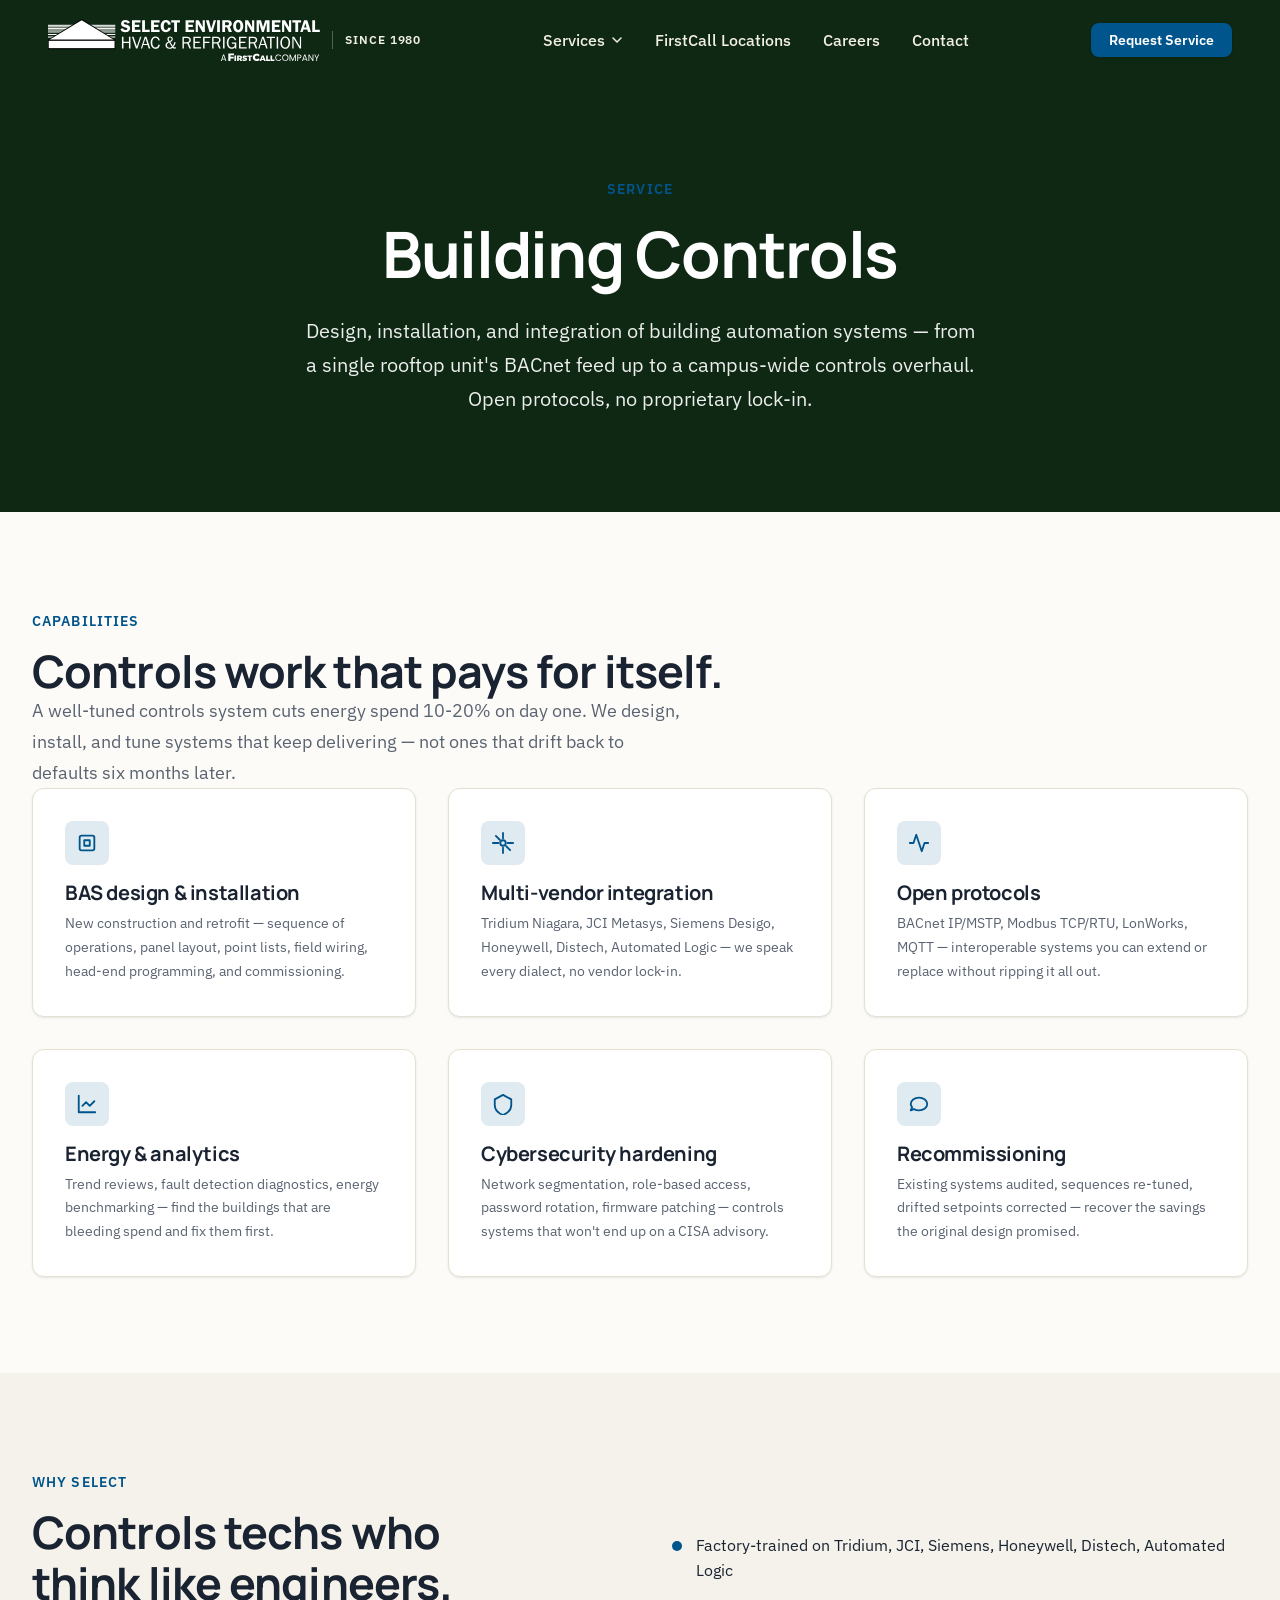
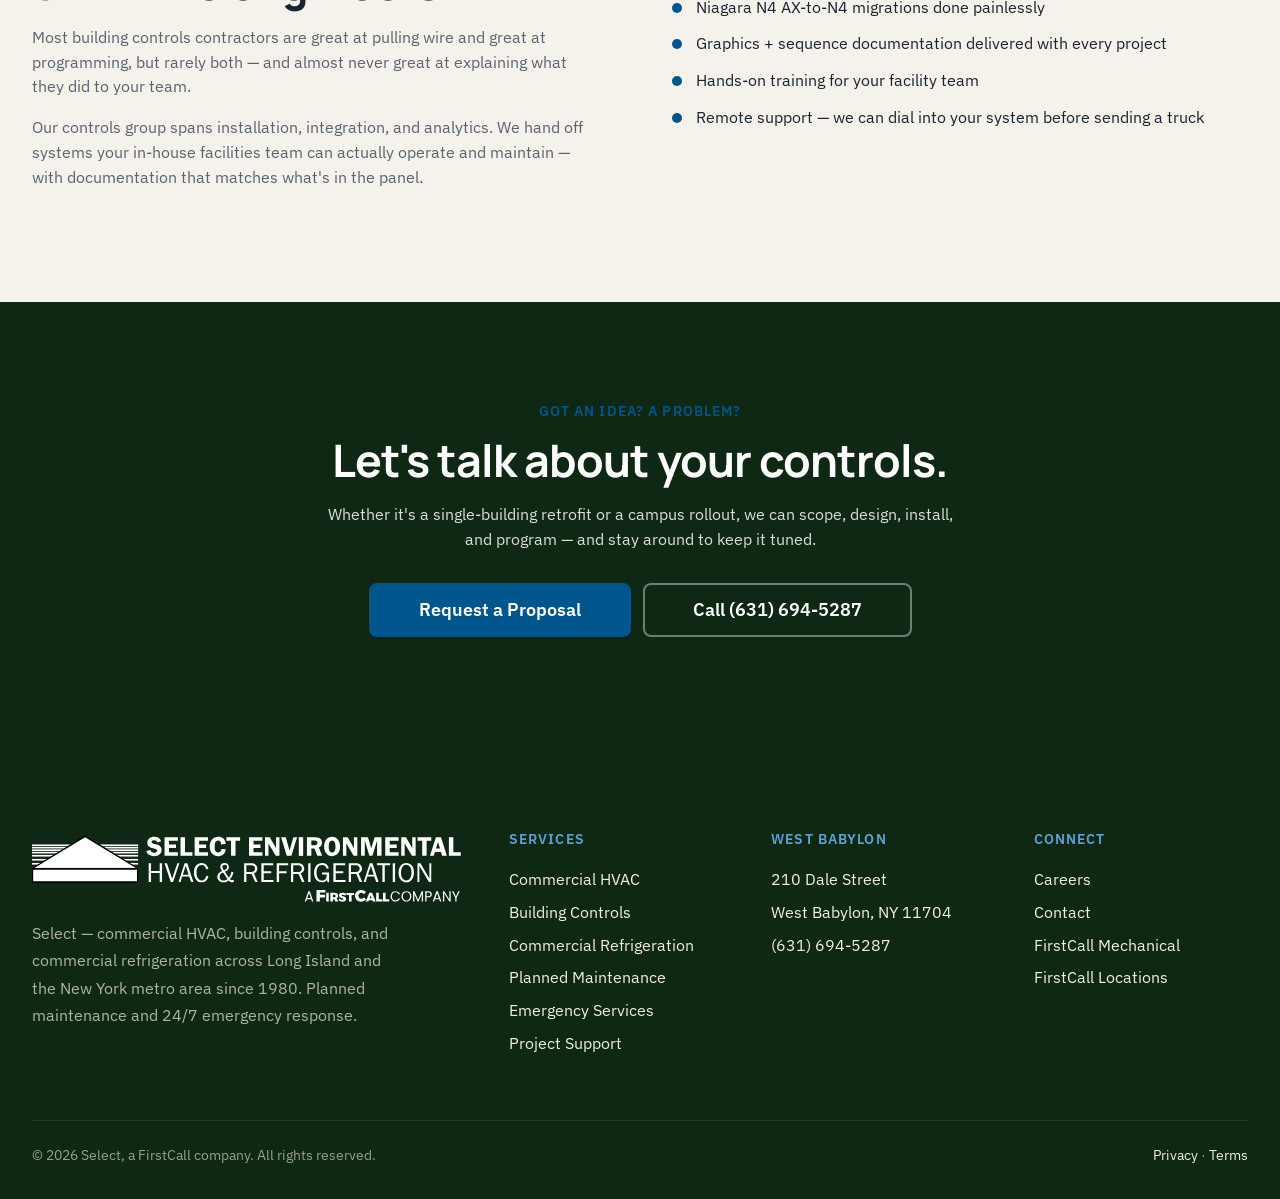
<file: services/building-controls.html>
<!DOCTYPE html>
<!--
  ============================================================
  Select Service Page Template
  ============================================================

  Used to hydrate each per-service page under services/<slug>.html
  from services/<slug>/config.json. Mirrors the FirstCall Columbus
  service-page pattern: page-hero, feature-grid, info-grid (why),
  cta-band — but with no multi-location picker (Select is single
  location: West Babylon NY).

  Build directives:
    INLINE_CSS         tokens + base + components + service
    INLINE_LOGO_WHITE  shared/img/logos/select-hero-white.svg
    INLINE_BRANCH_JS   shared/js/site.js
  ============================================================
-->
<html lang="en">
<head>
  <meta charset="UTF-8" />
  <meta name="viewport" content="width=device-width, initial-scale=1.0" />
  <title>Building Controls — Select</title>
  <meta name="description" content="Building automation and controls service from Select — BACnet, LonWorks, Tridium, JCI, Siemens, Honeywell across Long Island and the New York metro area." />
  <link rel="canonical" href="https://selectenv.com/services/building-controls" />

  <meta property="og:type" content="website" />
  <meta property="og:title" content="Building Controls — Select" />
  <meta property="og:description" content="Building automation and controls service from Select — BACnet, LonWorks, Tridium, JCI, Siemens, Honeywell across Long Island and the New York metro area." />
  <meta property="og:url" content="https://selectenv.com/services/building-controls" />

  <link rel="preconnect" href="https://fonts.googleapis.com" />
  <link rel="preconnect" href="https://fonts.gstatic.com" crossorigin />
  <link href="https://fonts.googleapis.com/css2?family=Manrope:wght@400;500;600;700;800&family=IBM+Plex+Sans:wght@300;400;500;600;700&display=swap" rel="stylesheet" />

  <style>
    /* ===== tokens.css ===== */
/* ============================================================
   Select Design Tokens — exact mirror of Columbus FCM page

   Values copied verbatim from Website Redesign/columbus.html
   inline :root block (per Adam's instruction to match
   Columbus exactly). Cream page bg, dark navy text, deep blue
   accent — NOT the FCG forest-green dark scheme.

   Extra tokens beyond what Columbus inlines (--space-11,
   --leading-snug, --font-mono, extended container sizes, etc.)
   are kept because Select's other CSS files (base.css,
   components.css, branch.css, service.css) reference them.
   Those don't affect color rendering.
   ============================================================ */

:root {
  /* --------------------------------------------------------
     COLOR — Brand (from Columbus inline :root)
     -------------------------------------------------------- */
  --color-primary:        #1A4120;
  --color-primary-dark:   #0F2814;
  --color-primary-mid:    #2D5F36;
  --color-primary-soft:   #4A7D52;

  --color-accent:         #00558C;
  --color-accent-dark:    #003D66;
  --color-accent-light:   #5BA3D6;

  /* --------------------------------------------------------
     COLOR — Surfaces (cream page bg, white cards)
     -------------------------------------------------------- */
  --color-bg:             #FCFBF7;
  --color-bg-soft:        #F4F2EA;
  --color-bg-section:     #EDE9DC;
  --color-bg-dark:        #0F2814;
  --color-bg-card:        #FFFFFF;

  --color-text:           #1A2331;
  --color-text-muted:     #5A6371;
  --color-text-light:     #8A93A1;
  --color-text-on-dark:   #F2EFE3;
  --color-text-on-primary:#FFFFFF;

  --color-border:         #E5E1D2;
  --color-border-strong:  #C9C7B7;
  --color-border-dark:    #0F2814;

  /* --------------------------------------------------------
     INDUSTRIES-GRID TIER TOKENS (Columbus values)
     -------------------------------------------------------- */
  --fc-tier-1:        #0B2E4F;
  --fc-tier-2:        #1E5A8A;
  --fc-tier-3:        #A8C5DC;
  --fc-text-light:    #FFFFFF;
  --fc-text-dark:     #0B2E4F;

  /* --------------------------------------------------------
     COLOR — Semantic
     -------------------------------------------------------- */
  --color-success:        #5BA3D6;
  --color-warning:        #B8861A;
  --color-danger:         #C0392B;
  --color-info:           #5BA3D6;

  /* --------------------------------------------------------
     TYPOGRAPHY (Columbus values)
     -------------------------------------------------------- */
  --font-display: "Manrope", system-ui, -apple-system, "Segoe UI", sans-serif;
  --font-body:    "IBM Plex Sans", system-ui, -apple-system, "Segoe UI", sans-serif;
  --font-mono:    "IBM Plex Mono", ui-monospace, "SF Mono", Menlo, monospace;

  --text-xs:    0.75rem;
  --text-sm:    0.875rem;
  --text-base:  1rem;
  --text-lg:    1.125rem;
  --text-xl:    1.25rem;
  --text-2xl:   1.5rem;
  --text-3xl:   1.875rem;
  --text-4xl:   2.25rem;
  --text-5xl:   3rem;
  --text-6xl:   3.75rem;
  --text-7xl:   4.5rem;

  --weight-regular:  400;
  --weight-medium:   500;
  --weight-semibold: 600;
  --weight-bold:     700;
  --weight-extrabold:800;

  --leading-tight:   1.15;
  --leading-snug:    1.3;
  --leading-normal:  1.55;
  --leading-relaxed: 1.7;

  --tracking-tight:  -0.02em;
  --tracking-normal: 0;
  --tracking-wide:   0.02em;
  --tracking-caps:   0.08em;

  /* SPACING (Columbus + extension --space-11 for branch.css) */
  --space-1:   0.25rem;
  --space-2:   0.5rem;
  --space-3:   0.75rem;
  --space-4:   1rem;
  --space-5:   1.5rem;
  --space-6:   2rem;
  --space-7:   3rem;
  --space-8:   4rem;
  --space-9:   6rem;
  --space-10:  8rem;
  --space-11: 10rem;

  /* LAYOUT (Columbus values + sm/md/lg/xl kept for component breakpoints) */
  --container-sm:  640px;
  --container-md:  768px;
  --container-lg: 1024px;
  --container-xl: 1280px;
  --container-2xl: 1600px;
  --container-content: 1440px;

  --header-height: 80px;
  --header-height-mobile: 64px;
  --pad-x: clamp(1.25rem, 4vw, 3rem);

  /* RADII (Columbus values + radius-none/2xl kept for components.css) */
  --radius-none: 0;
  --radius-sm:   4px;
  --radius-md:   8px;
  --radius-lg:   12px;
  --radius-xl:   16px;
  --radius-2xl:  24px;
  --radius-pill: 999px;

  /* SHADOWS (Columbus values + shadow-xs kept) */
  --shadow-xs: 0 1px 2px rgba(15, 42, 31, 0.04);
  --shadow-sm: 0 1px 3px rgba(15, 42, 31, 0.06), 0 1px 2px rgba(15, 42, 31, 0.04);
  --shadow-md: 0 4px 12px rgba(15, 42, 31, 0.08), 0 2px 4px rgba(15, 42, 31, 0.04);
  --shadow-lg: 0 12px 32px rgba(15, 42, 31, 0.10), 0 4px 8px rgba(15, 42, 31, 0.04);
  --shadow-xl: 0 24px 48px rgba(15, 42, 31, 0.14), 0 8px 16px rgba(15, 42, 31, 0.06);

  /* MOTION (Columbus values + ease-in-out kept) */
  --ease-out:     cubic-bezier(0.16, 1, 0.3, 1);
  --ease-in-out:  cubic-bezier(0.4, 0, 0.2, 1);
  --duration-fast:   150ms;
  --duration-base:   200ms;
  --duration-slow:   320ms;

  /* Z-INDEX */
  --z-base:     1;
  --z-dropdown: 100;
  --z-sticky:   200;
  --z-header:   300;
  --z-overlay:  400;
  --z-modal:    500;
  --z-toast:    600;

  /* Focus ring (Columbus value) */
  --focus-ring: 0 0 0 3px rgba(0, 85, 140, 0.35);
}


/* ===== base.css ===== */
/* ============================================================
   FirstCall Base — resets, typography defaults, utilities
   Depends on tokens.css being loaded first.
   ============================================================ */

/* ---------- Modern reset ---------- */
*, *::before, *::after { box-sizing: border-box; }

* { margin: 0; }

html {
  -webkit-text-size-adjust: 100%;
  text-size-adjust: 100%;
  scroll-behavior: smooth;
}

body {
  min-height: 100vh;
  font-family: var(--font-body);
  font-size: var(--text-base);
  line-height: var(--leading-normal);
  color: var(--color-text);
  background: var(--color-bg);
  -webkit-font-smoothing: antialiased;
  -moz-osx-font-smoothing: grayscale;
  text-rendering: optimizeLegibility;
}

img, svg, video, canvas, picture {
  display: block;
  max-width: 100%;
  height: auto;
}

button, input, select, textarea {
  font: inherit;
  color: inherit;
}

button {
  background: none;
  border: none;
  cursor: pointer;
}

a {
  color: var(--color-primary-mid);
  text-decoration: none;
  transition: color var(--duration-base) var(--ease-out);
}

a:hover {
  color: var(--color-primary);
}

a:focus-visible,
button:focus-visible,
input:focus-visible,
select:focus-visible,
textarea:focus-visible,
[tabindex]:focus-visible {
  outline: none;
  box-shadow: var(--focus-ring);
  border-radius: var(--radius-sm);
}

ul, ol { padding-left: 1.25em; }
ul[role="list"], ol[role="list"] { list-style: none; padding: 0; }

/* ---------- Typography ---------- */

h1, h2, h3, h4, h5, h6 {
  font-family: var(--font-display);
  font-weight: var(--weight-bold);
  line-height: var(--leading-tight);
  letter-spacing: var(--tracking-tight);
  color: var(--color-text);
}

h1, .h1 {
  font-size: clamp(2.25rem, 4.5vw, var(--text-6xl));
  font-weight: var(--weight-bold);
}

h2, .h2 {
  font-size: clamp(1.875rem, 3.5vw, var(--text-5xl));
}

h3, .h3 {
  font-size: clamp(1.5rem, 2.5vw, var(--text-4xl));
}

h4, .h4 {
  font-size: var(--text-2xl);
  letter-spacing: var(--tracking-normal);
}

h5, .h5 {
  font-size: var(--text-xl);
  font-weight: var(--weight-semibold);
  letter-spacing: var(--tracking-normal);
}

h6, .h6 {
  font-size: var(--text-base);
  font-weight: var(--weight-semibold);
  text-transform: uppercase;
  letter-spacing: var(--tracking-caps);
  color: var(--color-text-muted);
}

p {
  line-height: var(--leading-normal);
  color: var(--color-text);
}

.lead {
  font-size: var(--text-lg);
  line-height: var(--leading-relaxed);
  color: var(--color-text-muted);
  max-width: 60ch;
}

.eyebrow {
  display: inline-block;
  font-family: var(--font-body);
  font-size: var(--text-sm);
  font-weight: var(--weight-semibold);
  text-transform: uppercase;
  letter-spacing: var(--tracking-caps);
  color: var(--color-accent);
  margin-bottom: var(--space-3);
}

small, .text-small { font-size: var(--text-sm); }
.text-xs { font-size: var(--text-xs); }
.text-muted { color: var(--color-text-muted); }
.text-light { color: var(--color-text-light); }

/* ---------- Layout utilities ---------- */

.container {
  width: 100%;
  max-width: var(--container-content);
  margin-inline: auto;
  padding-inline: var(--space-5);
}

.container-narrow {
  max-width: 800px;
  margin-inline: auto;
  padding-inline: var(--space-5);
}

.container-wide {
  width: 100%;
  max-width: var(--container-2xl);
  margin-inline: auto;
  padding-inline: var(--space-5);
}

@media (min-width: 768px) {
  .container, .container-narrow, .container-wide {
    padding-inline: var(--space-6);
  }
}

/* Section spacing */
.section {
  padding-block: var(--space-9);
}

.section-tight {
  padding-block: var(--space-7);
}

.section-loose {
  padding-block: var(--space-10);
}

@media (max-width: 767px) {
  .section { padding-block: var(--space-7); }
  .section-loose { padding-block: var(--space-8); }
}

.section--soft { background: var(--color-bg-soft); }
.section--tinted { background: var(--color-bg-section); }
.section--primary { background: var(--color-primary); color: var(--color-text-on-primary); }
.section--dark { background: var(--color-bg-dark); color: var(--color-text-on-dark); }

.section--primary h1, .section--primary h2, .section--primary h3,
.section--primary h4, .section--primary h5, .section--primary h6,
.section--dark h1, .section--dark h2, .section--dark h3,
.section--dark h4, .section--dark h5, .section--dark h6 {
  color: inherit;
}

.section--primary .eyebrow,
.section--dark .eyebrow {
  color: var(--color-accent-light);
}

/* Flex / grid helpers */
.stack > * + * { margin-top: var(--space-4); }
.stack-sm > * + * { margin-top: var(--space-2); }
.stack-lg > * + * { margin-top: var(--space-6); }
.stack-xl > * + * { margin-top: var(--space-7); }

.row {
  display: flex;
  flex-wrap: wrap;
  gap: var(--space-5);
}

.row--between { justify-content: space-between; }
.row--center  { align-items: center; }

.grid {
  display: grid;
  gap: var(--space-6);
}

.grid-2 { grid-template-columns: repeat(2, 1fr); }
.grid-3 { grid-template-columns: repeat(3, 1fr); }
.grid-4 { grid-template-columns: repeat(4, 1fr); }
.grid-6 { grid-template-columns: repeat(6, 1fr); }

@media (max-width: 1023px) {
  .grid-3, .grid-4 { grid-template-columns: repeat(2, 1fr); }
  .grid-6 { grid-template-columns: repeat(3, 1fr); }
}
@media (max-width: 639px) {
  .grid-2, .grid-3, .grid-4, .grid-6 { grid-template-columns: 1fr; }
}

/* Text alignment */
.text-center { text-align: center; }
.text-left   { text-align: left; }
.text-right  { text-align: right; }

/* Display */
.hidden { display: none !important; }

@media (max-width: 767px) {
  .hide-mobile { display: none !important; }
}
@media (min-width: 768px) {
  .show-mobile { display: none !important; }
}

/* Skip-to-content for accessibility */
.skip-link {
  position: absolute;
  top: -100px;
  left: var(--space-4);
  padding: var(--space-3) var(--space-5);
  background: var(--color-primary);
  color: var(--color-text-on-primary);
  border-radius: var(--radius-md);
  font-weight: var(--weight-semibold);
  z-index: var(--z-toast);
  transition: top var(--duration-base) var(--ease-out);
}

.skip-link:focus {
  top: var(--space-4);
}

/* Selection */
::selection {
  background: var(--color-accent);
  color: #fff;
}

/* Reduced motion */
@media (prefers-reduced-motion: reduce) {
  *, *::before, *::after {
    animation-duration: 0.01ms !important;
    animation-iteration-count: 1 !important;
    transition-duration: 0.01ms !important;
    scroll-behavior: auto !important;
  }
}


/* ===== components.css ===== */
/* ============================================================
   FirstCall Components — buttons, cards, forms, nav, footer,
   badges, callouts, photo strip, capabilities grid.
   Depends on tokens.css and base.css.
   ============================================================ */

/* ============================================================
   BUTTONS
   ============================================================ */

.btn {
  display: inline-flex;
  align-items: center;
  justify-content: center;
  gap: var(--space-2);
  padding: var(--space-3) var(--space-6);
  font-family: var(--font-body);
  font-size: var(--text-base);
  font-weight: var(--weight-semibold);
  letter-spacing: var(--tracking-normal);
  line-height: 1;
  border: 2px solid transparent;
  border-radius: var(--radius-md);
  cursor: pointer;
  text-decoration: none;
  transition:
    background-color var(--duration-base) var(--ease-out),
    border-color var(--duration-base) var(--ease-out),
    color var(--duration-base) var(--ease-out),
    transform var(--duration-fast) var(--ease-out),
    box-shadow var(--duration-base) var(--ease-out);
  white-space: nowrap;
}

.btn:active { transform: translateY(1px); }

.btn--primary {
  background: var(--color-accent);
  color: #fff;
  border-color: var(--color-accent);
  box-shadow: var(--shadow-sm);
}
.btn--primary:hover {
  background: var(--color-accent-dark);
  border-color: var(--color-accent-dark);
  color: #fff;
  box-shadow: var(--shadow-md);
}

.btn--secondary {
  background: var(--color-primary);
  color: #fff;
  border-color: var(--color-primary);
}
.btn--secondary:hover {
  background: var(--color-primary-dark);
  border-color: var(--color-primary-dark);
  color: #fff;
}

.btn--outline {
  background: transparent;
  color: var(--color-primary);
  border-color: var(--color-primary);
}
.btn--outline:hover {
  background: var(--color-primary);
  color: #fff;
}

.btn--ghost {
  background: transparent;
  color: var(--color-primary);
  border-color: transparent;
}
.btn--ghost:hover {
  background: var(--color-bg-section);
  color: var(--color-primary-dark);
}

.btn--on-dark {
  background: #fff;
  color: var(--color-primary);
  border-color: #fff;
}
.btn--on-dark:hover {
  background: var(--color-bg-section);
  color: var(--color-primary-dark);
}

.btn--outline-on-dark {
  background: transparent;
  color: #fff;
  border-color: rgba(255,255,255,0.4);
}
.btn--outline-on-dark:hover {
  background: rgba(255,255,255,0.1);
  border-color: #fff;
  color: #fff;
}

/* Size variants */
.btn--sm { padding: var(--space-2) var(--space-4); font-size: var(--text-sm); }
.btn--lg { padding: var(--space-4) var(--space-7); font-size: var(--text-lg); }
.btn--full { width: 100%; }

/* Inline-link arrow button (used a lot on ServiceLogic-style sites) */
.link-arrow {
  display: inline-flex;
  align-items: center;
  gap: var(--space-2);
  font-weight: var(--weight-semibold);
  color: var(--color-primary);
  text-decoration: none;
  transition: gap var(--duration-base) var(--ease-out), color var(--duration-base) var(--ease-out);
}

.link-arrow::after {
  content: "→";
  transition: transform var(--duration-base) var(--ease-out);
  font-weight: var(--weight-regular);
}

.link-arrow:hover {
  color: var(--color-accent);
  gap: var(--space-3);
}

.link-arrow:hover::after { transform: translateX(2px); }

.link-arrow--on-dark { color: var(--color-accent-light); }
.link-arrow--on-dark:hover { color: #fff; }

/* ============================================================
   CARDS
   ============================================================ */

.card {
  background: var(--color-bg);
  border: 1px solid var(--color-border);
  border-radius: var(--radius-lg);
  padding: var(--space-6);
  transition:
    border-color var(--duration-base) var(--ease-out),
    box-shadow var(--duration-base) var(--ease-out),
    transform var(--duration-base) var(--ease-out);
}

.card--hover:hover {
  border-color: var(--color-border-strong);
  box-shadow: var(--shadow-lg);
  transform: translateY(-2px);
}

.card--feature {
  display: flex;
  flex-direction: column;
  gap: var(--space-4);
}

.card--feature .card__icon {
  width: 56px;
  height: 56px;
  display: inline-flex;
  align-items: center;
  justify-content: center;
  background: var(--color-bg-section);
  color: var(--color-primary);
  border-radius: var(--radius-md);
}

.card--feature .card__icon svg { width: 28px; height: 28px; }

.card__title {
  font-family: var(--font-display);
  font-size: var(--text-xl);
  font-weight: var(--weight-bold);
  letter-spacing: var(--tracking-tight);
  color: var(--color-text);
}

.card__body {
  color: var(--color-text-muted);
  line-height: var(--leading-relaxed);
}

/* Branch quick-card (used on parent homepage) */
.branch-card {
  background: var(--color-bg);
  border: 1px solid var(--color-border);
  border-radius: var(--radius-lg);
  padding: var(--space-6);
  display: flex;
  flex-direction: column;
  gap: var(--space-3);
  transition:
    border-color var(--duration-base) var(--ease-out),
    box-shadow var(--duration-base) var(--ease-out),
    transform var(--duration-base) var(--ease-out);
}

.branch-card:hover {
  border-color: var(--color-primary-mid);
  box-shadow: var(--shadow-lg);
  transform: translateY(-2px);
}

.branch-card__location {
  font-family: var(--font-body);
  font-size: var(--text-sm);
  font-weight: var(--weight-semibold);
  text-transform: uppercase;
  letter-spacing: var(--tracking-caps);
  color: var(--color-accent);
}

.branch-card__name {
  font-family: var(--font-display);
  font-size: var(--text-2xl);
  font-weight: var(--weight-bold);
  letter-spacing: var(--tracking-tight);
}

.branch-card__phone {
  font-size: var(--text-lg);
  font-weight: var(--weight-medium);
  color: var(--color-text);
}

.branch-card__phone a { color: inherit; }
.branch-card__phone a:hover { color: var(--color-primary); }

/* ============================================================
   FORMS
   ============================================================ */

.form-field {
  display: flex;
  flex-direction: column;
  gap: var(--space-2);
  margin-bottom: var(--space-4);
}

.form-label {
  font-family: var(--font-body);
  font-size: var(--text-sm);
  font-weight: var(--weight-semibold);
  color: var(--color-text);
}

.form-label .required {
  color: var(--color-accent);
  margin-left: 2px;
}

.form-input,
.form-textarea,
.form-select {
  width: 100%;
  padding: var(--space-3) var(--space-4);
  font-family: var(--font-body);
  font-size: var(--text-base);
  color: var(--color-text);
  background: var(--color-bg);
  border: 1.5px solid var(--color-border);
  border-radius: var(--radius-md);
  transition: border-color var(--duration-base) var(--ease-out), background var(--duration-base) var(--ease-out);
}

.form-input:hover,
.form-textarea:hover,
.form-select:hover {
  border-color: var(--color-border-strong);
}

.form-input:focus,
.form-textarea:focus,
.form-select:focus {
  outline: none;
  border-color: var(--color-primary-mid);
  box-shadow: 0 0 0 3px rgba(0, 85, 140, 0.15);
}

.form-textarea {
  min-height: 140px;
  resize: vertical;
  line-height: var(--leading-normal);
}

.form-select {
  appearance: none;
  background-image: url("data:image/svg+xml;utf8,<svg xmlns='http://www.w3.org/2000/svg' viewBox='0 0 20 20' fill='%231A2421'><path d='M5 8l5 5 5-5z'/></svg>");
  background-repeat: no-repeat;
  background-position: right var(--space-4) center;
  background-size: 16px;
  padding-right: var(--space-7);
}

.form-help {
  font-size: var(--text-xs);
  color: var(--color-text-light);
}

.form-error {
  font-size: var(--text-xs);
  color: var(--color-danger);
  font-weight: var(--weight-medium);
}

.form-input--error,
.form-textarea--error,
.form-select--error {
  border-color: var(--color-danger);
}

/* Checkbox / radio */
.form-checkbox,
.form-radio {
  display: flex;
  gap: var(--space-3);
  align-items: flex-start;
  cursor: pointer;
  font-size: var(--text-sm);
}

.form-checkbox input,
.form-radio input {
  margin-top: 2px;
  accent-color: var(--color-primary);
  width: 18px;
  height: 18px;
}

/* ============================================================
   HEADER / NAV  (Columbus-style: dark green bar over cream page)
   ============================================================ */

.site-header {
  position: sticky;
  top: 0;
  z-index: var(--z-header);
  background: #0F2814;
  height: var(--header-height);
  display: flex;
  align-items: center;
  transition: box-shadow var(--duration-base) var(--ease-out);
}

.site-header.is-scrolled {
  box-shadow: 0 1px 0 rgba(0,0,0,0.4), var(--shadow-sm);
}

.site-header__inner {
  width: 100%;
  max-width: var(--container-2xl);
  margin-inline: auto;
  padding-inline: var(--pad-x);
  display: flex;
  align-items: center;
  justify-content: space-between;
  gap: var(--space-6);
}

.site-header__logo {
  display: inline-flex;
  align-items: center;
  gap: var(--space-3);
  text-decoration: none;
}

.site-header__logo svg {
  height: 50px;
  width: auto;
  display: block;
}

.site-header__tagline {
  font-family: var(--font-body);
  font-size: var(--text-xs);
  font-weight: var(--weight-semibold);
  text-transform: uppercase;
  letter-spacing: var(--tracking-caps);
  color: var(--color-text-on-dark);
  padding-left: var(--space-3);
  border-left: 1px solid rgba(242, 239, 227, 0.3);
}

@media (max-width: 767px) { .site-header__tagline { display: none; } }

.site-nav {
  display: flex;
  align-items: center;
  gap: var(--space-6);
}

.site-nav__link {
  font-family: var(--font-body);
  font-size: var(--text-base);
  font-weight: var(--weight-medium);
  color: var(--color-text-on-dark);
  text-decoration: none;
  padding: var(--space-2) 0;
  position: relative;
  transition: color var(--duration-base) var(--ease-out);
}

.site-nav__link::after {
  content: "";
  position: absolute;
  left: 0;
  bottom: -4px;
  width: 0;
  height: 2px;
  background: var(--color-accent-light);
  transition: width var(--duration-base) var(--ease-out);
}

.site-nav__link:hover { color: var(--color-accent-light); }

.site-nav__link:hover::after,
.site-nav__link[aria-current="page"]::after {
  width: 100%;
}

.site-nav__link[aria-current="page"] {
  color: var(--color-accent-light);
  font-weight: var(--weight-semibold);
}

/* Nav dropdowns (Services + STR Locations) */
.site-nav__dropdown-wrap { position: relative; }
.site-nav__dropdown-toggle {
  background: none;
  border: none;
  cursor: pointer;
  display: inline-flex;
  align-items: center;
  gap: 6px;
}
.site-nav__caret {
  width: 12px;
  height: 12px;
  transition: transform var(--duration-base) var(--ease-out);
}
.site-nav__dropdown-toggle[aria-expanded="true"] .site-nav__caret { transform: rotate(180deg); }
.site-nav__dropdown {
  position: absolute;
  top: calc(100% + 6px);
  left: -8px;
  min-width: 240px;
  background: rgba(15, 40, 20, 0.97);
  backdrop-filter: saturate(180%) blur(10px);
  -webkit-backdrop-filter: saturate(180%) blur(10px);
  border: 1px solid rgba(74, 125, 82, 0.35);
  border-radius: var(--radius-md);
  padding: var(--space-2);
  box-shadow: var(--shadow-lg);
  opacity: 0;
  pointer-events: none;
  transform: translateY(-4px);
  transition: opacity var(--duration-base) var(--ease-out), transform var(--duration-base) var(--ease-out);
  z-index: 1;
}
.site-nav__dropdown.is-open {
  opacity: 1;
  pointer-events: auto;
  transform: translateY(0);
}
.site-nav__dropdown-link {
  display: block;
  padding: var(--space-3) var(--space-3);
  color: var(--color-text-on-dark);
  border-radius: var(--radius-sm);
  font-size: var(--text-base);
  font-weight: var(--weight-medium);
  text-decoration: none;
  transition: background var(--duration-base) var(--ease-out), color var(--duration-base) var(--ease-out);
}
.site-nav__dropdown-link:hover,
.site-nav__dropdown-link:focus-visible {
  background: rgba(91, 163, 214, 0.15);
  color: var(--color-accent-light);
}
.site-nav__dropdown-link[aria-current="page"] {
  color: var(--color-accent-light);
  background: rgba(91, 163, 214, 0.1);
}

.site-header__cta {
  display: flex;
  align-items: center;
  gap: var(--space-3);
}

/* Mobile menu toggle */
.menu-toggle {
  display: none;
  width: 44px;
  height: 44px;
  align-items: center;
  justify-content: center;
  border-radius: var(--radius-md);
}

.menu-toggle:hover { background: rgba(242, 239, 227, 0.1); }

.menu-toggle__bars,
.menu-toggle__bars::before,
.menu-toggle__bars::after {
  display: block;
  width: 22px;
  height: 2px;
  background: var(--color-text-on-dark);
  position: relative;
  transition: transform var(--duration-base) var(--ease-out), top var(--duration-base) var(--ease-out);
}

.menu-toggle__bars::before,
.menu-toggle__bars::after {
  content: "";
  position: absolute;
  left: 0;
}

.menu-toggle__bars::before { top: -7px; }
.menu-toggle__bars::after  { top: 7px; }

@media (max-width: 1023px) {
  .menu-toggle { display: inline-flex; }
  .site-nav {
    position: fixed;
    top: var(--header-height);
    left: 0;
    right: 0;
    background: var(--color-primary-dark);
    flex-direction: column;
    align-items: stretch;
    padding: var(--space-5);
    border-bottom: 1px solid var(--color-border);
    box-shadow: var(--shadow-lg);
    transform: translateY(-120%);
    transition: transform var(--duration-slow) var(--ease-out);
    gap: 0;
  }
  .site-nav.is-open { transform: translateY(0); }
  .site-nav__link {
    padding-block: var(--space-4);
    border-bottom: 1px solid rgba(74, 125, 82, 0.4);
    font-size: var(--text-lg);
  }
  .site-nav__link:last-child { border-bottom: none; }
  .site-nav__link::after { display: none; }
  .site-header__cta .btn { display: none; }
  .hide-mobile { display: none !important; }

  /* Mobile dropdowns: full-width toggle + collapsible inline menu */
  .site-nav__dropdown-wrap { width: 100%; }
  .site-nav__dropdown-toggle {
    width: 100%;
    justify-content: space-between;
    padding-block: var(--space-4);
    border-bottom: 1px solid rgba(74, 125, 82, 0.4);
    font-size: var(--text-lg);
    color: var(--color-text-on-dark);
  }
  .site-nav__dropdown {
    position: static;
    opacity: 1;
    pointer-events: auto;
    transform: none;
    background: transparent;
    backdrop-filter: none;
    -webkit-backdrop-filter: none;
    border: none;
    border-radius: 0;
    box-shadow: none;
    padding: 0;
    min-width: 0;
    max-height: 0;
    overflow: hidden;
    transition: max-height var(--duration-slow) var(--ease-out);
  }
  .site-nav__dropdown.is-open { max-height: 400px; }
  .site-nav__dropdown-link {
    padding-block: var(--space-3);
    padding-left: var(--space-5);
    border-bottom: 1px solid rgba(74, 125, 82, 0.25);
    font-size: var(--text-base);
  }
}

/* ============================================================
   FOOTER
   ============================================================ */

.site-footer {
  background: var(--color-bg-dark);
  color: var(--color-text-on-dark);
  padding-block: var(--space-9) var(--space-6);
}

.site-footer a { color: var(--color-text-on-dark); text-decoration: none; }
.site-footer a:hover { color: var(--color-accent-light); }

.site-footer__grid {
  display: grid;
  grid-template-columns: 2fr 1fr 1fr 1fr;
  gap: var(--space-7);
  margin-bottom: var(--space-8);
}

@media (max-width: 1023px) {
  .site-footer__grid { grid-template-columns: 1fr 1fr; }
}
@media (max-width: 639px) {
  .site-footer__grid { grid-template-columns: 1fr; }
}

.site-footer__heading {
  font-family: var(--font-body);
  font-size: var(--text-sm);
  font-weight: var(--weight-semibold);
  text-transform: uppercase;
  letter-spacing: var(--tracking-caps);
  color: var(--color-accent-light);
  margin-bottom: var(--space-4);
}

.site-footer__list { list-style: none; padding: 0; display: flex; flex-direction: column; gap: var(--space-2); }
.site-footer__list a { font-size: var(--text-base); }

.site-footer__brand p {
  color: rgba(242, 239, 227, 0.7);
  max-width: 36ch;
  margin-top: var(--space-3);
  line-height: var(--leading-relaxed);
}

.site-footer__bottom {
  padding-top: var(--space-5);
  border-top: 1px solid rgba(255,255,255,0.1);
  display: flex;
  justify-content: space-between;
  flex-wrap: wrap;
  gap: var(--space-4);
  font-size: var(--text-sm);
  color: rgba(242, 239, 227, 0.6);
}

/* ============================================================
   BADGES / TAGS / CALLOUTS
   ============================================================ */

.badge {
  display: inline-flex;
  align-items: center;
  gap: var(--space-2);
  padding: var(--space-1) var(--space-3);
  font-size: var(--text-xs);
  font-weight: var(--weight-semibold);
  text-transform: uppercase;
  letter-spacing: var(--tracking-caps);
  border-radius: var(--radius-pill);
  background: var(--color-bg-section);
  color: var(--color-primary);
}

.badge--accent { background: var(--color-accent); color: #fff; }
.badge--primary { background: var(--color-primary); color: #fff; }
.badge--outline { background: transparent; border: 1.5px solid var(--color-border-strong); color: var(--color-text-muted); }

.callout {
  background: var(--color-bg-section);
  border-left: 4px solid var(--color-accent);
  padding: var(--space-5) var(--space-6);
  border-radius: var(--radius-md);
}

/* ============================================================
   PHOTO STRIP (horizontal scrolling row used on branch sites)
   ============================================================ */

.photo-strip {
  display: grid;
  grid-auto-flow: column;
  grid-auto-columns: minmax(280px, 1fr);
  gap: var(--space-4);
  overflow-x: auto;
  padding-bottom: var(--space-3);
  scroll-snap-type: x mandatory;
  scrollbar-width: thin;
}

.photo-strip__item {
  scroll-snap-align: start;
  aspect-ratio: 4 / 3;
  border-radius: var(--radius-lg);
  overflow: hidden;
  background: var(--color-bg-section);
}

.photo-strip__item img {
  width: 100%;
  height: 100%;
  object-fit: cover;
}

@media (min-width: 1024px) {
  .photo-strip {
    grid-auto-columns: minmax(0, 1fr);
    grid-auto-flow: row;
    grid-template-columns: repeat(4, 1fr);
    overflow: visible;
  }
}

/* ============================================================
   CAPABILITIES GRID (homepage + branch)
   ============================================================ */

.capabilities {
  display: grid;
  grid-template-columns: repeat(3, 1fr);
  gap: var(--space-5);
}

@media (max-width: 1023px) { .capabilities { grid-template-columns: repeat(2, 1fr); } }
@media (max-width: 639px)  { .capabilities { grid-template-columns: 1fr; } }

.capability {
  background: var(--color-bg);
  border: 1px solid var(--color-border);
  border-radius: var(--radius-lg);
  padding: var(--space-6);
  display: flex;
  flex-direction: column;
  gap: var(--space-3);
  transition:
    border-color var(--duration-base) var(--ease-out),
    box-shadow var(--duration-base) var(--ease-out),
    transform var(--duration-base) var(--ease-out);
}

.capability:hover {
  border-color: var(--color-primary-mid);
  box-shadow: var(--shadow-lg);
  transform: translateY(-2px);
}

.capability__icon {
  width: 56px;
  height: 56px;
  display: inline-flex;
  align-items: center;
  justify-content: center;
  background: var(--color-primary);
  color: #fff;
  border-radius: var(--radius-md);
}

.capability__icon svg { width: 28px; height: 28px; }

.capability__title {
  font-family: var(--font-display);
  font-size: var(--text-xl);
  font-weight: var(--weight-bold);
  letter-spacing: var(--tracking-tight);
}

.capability__body {
  color: var(--color-text-muted);
  line-height: var(--leading-relaxed);
  font-size: var(--text-base);
}

/* ============================================================
   HERO (parent + branch share this structural pattern)
   ============================================================ */

.hero {
  position: relative;
  padding-block: var(--space-10) var(--space-9);
  overflow: hidden;
}

.hero--with-photo {
  display: grid;
  grid-template-columns: 1fr 1fr;
  gap: var(--space-8);
  align-items: center;
}

@media (max-width: 1023px) {
  .hero--with-photo { grid-template-columns: 1fr; gap: var(--space-6); }
}

.hero__eyebrow {
  display: inline-block;
  font-size: var(--text-sm);
  font-weight: var(--weight-semibold);
  text-transform: uppercase;
  letter-spacing: var(--tracking-caps);
  color: var(--color-accent);
  margin-bottom: var(--space-4);
}

.hero__title {
  font-family: var(--font-display);
  font-size: clamp(2.5rem, 5vw, var(--text-7xl));
  font-weight: var(--weight-extrabold);
  line-height: var(--leading-tight);
  letter-spacing: var(--tracking-tight);
  margin-bottom: var(--space-5);
  max-width: 16ch;
}

.hero__lede {
  font-size: var(--text-xl);
  line-height: var(--leading-relaxed);
  color: var(--color-text-muted);
  max-width: 50ch;
  margin-bottom: var(--space-6);
}

.hero__cta {
  display: flex;
  flex-wrap: wrap;
  gap: var(--space-3);
}

.hero__photo {
  aspect-ratio: 5 / 4;
  border-radius: var(--radius-xl);
  overflow: hidden;
  background: var(--color-bg-section);
  box-shadow: var(--shadow-xl);
}

.hero__photo img {
  width: 100%; height: 100%; object-fit: cover;
}

/* ============================================================
   COLOR SWATCHES (used in styleguide only, but kept here so
   the swatch component is documented within the system)
   ============================================================ */

.swatch {
  display: flex;
  flex-direction: column;
  gap: var(--space-2);
}

.swatch__chip {
  height: 96px;
  border-radius: var(--radius-md);
  border: 1px solid var(--color-border);
}

.swatch__meta {
  font-size: var(--text-xs);
  color: var(--color-text-muted);
}

.swatch__meta strong {
  display: block;
  color: var(--color-text);
  font-size: var(--text-sm);
  font-weight: var(--weight-semibold);
}


/* ===== service.css ===== */
/* ============================================================
   shared/css/service.css

   Page-specific styles for per-service pages (the template at
   shared/templates/service.html). Inlined by
   scripts/build-branches.js when building service pages.

   Extracted from the FirstCall Columbus service-page reference
   (Website Redesign/columbus/planned-maintenance.html etc.) so
   STR's service pages match that visual structure exactly.
   ============================================================ */

/* ===== PAGE HERO (text-only, dark green band) ===== */
.page-hero {
  position: relative;
  padding-bottom: var(--space-9);
  padding-top: calc(var(--header-height) + var(--space-9));
  margin-top: calc(var(--header-height) * -1);
  background: var(--color-primary-dark);
  color: #fff;
  text-align: center;
}
@media (max-width: 767px) {
  .page-hero {
    padding-bottom: var(--space-7);
    padding-top: calc(var(--header-height) + var(--space-6));
  }
}
.page-hero__inner { max-width: 760px; margin-inline: auto; }
.page-hero__eyebrow {
  display: inline-block;
  font-size: var(--text-sm);
  font-weight: var(--weight-semibold);
  text-transform: uppercase;
  letter-spacing: var(--tracking-caps);
  color: var(--color-accent);
  margin-bottom: var(--space-4);
}
.page-hero__title {
  font-size: clamp(2.25rem, 5vw, 4rem);
  color: #fff;
  margin-bottom: var(--space-5);
}
.page-hero__lede {
  font-size: var(--text-xl);
  line-height: var(--leading-relaxed);
  color: rgba(255, 255, 255, 0.92);
  max-width: 56ch;
  margin-inline: auto;
}

/* ===== FEATURE CARDS (3-up grid of capability tiles) ===== */
.feature-grid {
  display: grid;
  grid-template-columns: repeat(3, 1fr);
  gap: var(--space-6);
}
@media (max-width: 1023px) { .feature-grid { grid-template-columns: repeat(2, 1fr); } }
@media (max-width: 639px)  { .feature-grid { grid-template-columns: 1fr; } }
.feature {
  background: var(--color-bg-card);
  padding: var(--space-6);
  border-radius: var(--radius-lg);
  border: 1px solid var(--color-border);
  box-shadow: var(--shadow-sm);
  transition: transform var(--duration-base) var(--ease-out),
              box-shadow var(--duration-base) var(--ease-out);
}
.feature:hover {
  transform: translateY(-3px);
  box-shadow: var(--shadow-md);
}
.feature__icon {
  width: 44px;
  height: 44px;
  border-radius: var(--radius-md);
  background: rgba(0, 85, 140, 0.12);
  color: var(--color-accent);
  display: flex;
  align-items: center;
  justify-content: center;
  margin-bottom: var(--space-4);
}
.feature__icon svg { width: 22px; height: 22px; }
.feature h3 {
  font-size: var(--text-xl);
  margin-bottom: var(--space-2);
}
.feature p {
  color: var(--color-text-muted);
  line-height: var(--leading-relaxed);
  font-size: var(--text-sm);
}

/* ===== TWO-COLUMN INFO BLOCK (why-it-matters band) ===== */
.info-grid {
  display: grid;
  grid-template-columns: 1fr 1fr;
  gap: var(--space-8);
  align-items: center;
}
@media (max-width: 1023px) { .info-grid { grid-template-columns: 1fr; gap: var(--space-6); } }
.info-grid h2 {
  margin-bottom: var(--space-4);
  max-width: 18ch;
}
.info-grid p {
  color: var(--color-text-muted);
  margin-bottom: var(--space-4);
  max-width: 56ch;
}
.info-grid ul { list-style: none; padding: 0; }
.info-grid li {
  padding-left: var(--space-5);
  position: relative;
  margin-bottom: var(--space-3);
  color: var(--color-text);
}
.info-grid li::before {
  content: "";
  position: absolute;
  left: 0;
  top: 8px;
  width: 10px;
  height: 10px;
  border-radius: 50%;
  background: var(--color-accent);
}

/* ===== CTA BAND (bottom dark green prompt) ===== */
.cta-band {
  background: var(--color-bg-dark);
  color: var(--color-text-on-dark);
  padding-block: var(--space-9);
  text-align: center;
}
.cta-band__inner { max-width: 700px; margin-inline: auto; }
.cta-band h2 {
  color: #fff;
  margin-bottom: var(--space-4);
}
.cta-band p {
  color: rgba(255, 255, 255, 0.85);
  margin-bottom: var(--space-6);
}
.cta-band__row {
  display: flex;
  justify-content: center;
  gap: var(--space-3);
  flex-wrap: wrap;
}

/* ===== "AT-YOUR-LOCATION" PICKER (4 STR offices at the bottom) ===== */
.location-picker {
  display: grid;
  grid-template-columns: repeat(4, 1fr);
  gap: var(--space-4);
  margin-top: var(--space-6);
}
@media (max-width: 1023px) { .location-picker { grid-template-columns: repeat(2, 1fr); } }
@media (max-width: 639px)  { .location-picker { grid-template-columns: 1fr; } }
.location-picker__item {
  background: rgba(255, 255, 255, 0.06);
  border: 1px solid rgba(255, 255, 255, 0.18);
  border-radius: var(--radius-md);
  padding: var(--space-4);
  color: var(--color-text-on-dark);
  text-decoration: none;
  text-align: left;
  display: flex;
  flex-direction: column;
  gap: var(--space-2);
  transition: background var(--duration-base) var(--ease-out),
              border-color var(--duration-base) var(--ease-out),
              transform var(--duration-base) var(--ease-out);
}
.location-picker__item:hover {
  background: rgba(91, 163, 214, 0.12);
  border-color: var(--color-accent-light);
  transform: translateY(-2px);
}
.location-picker__city {
  font-family: var(--font-display);
  font-weight: var(--weight-bold);
  font-size: var(--text-lg);
  color: #fff;
}
.location-picker__phone {
  font-size: var(--text-sm);
  color: var(--color-accent-light);
  font-weight: var(--weight-medium);
}

/* ============================================================
   RESIDENTIAL-PAGE BONUS SECTIONS
   Gated behind a "showResidentialExtras" #if in the template.
   ============================================================ */

/* ===== Social proof strip (Google rating + BBB + pricing promise) ===== */
.social-proof-strip {
  background: var(--color-bg-soft);
  border-top: 1px solid var(--color-border);
  border-bottom: 1px solid var(--color-border);
  padding-block: var(--space-5);
}
.social-proof-strip__inner {
  display: grid;
  grid-template-columns: auto auto 1fr;
  align-items: center;
  gap: var(--space-7);
}
@media (max-width: 1023px) {
  .social-proof-strip__inner {
    grid-template-columns: 1fr;
    gap: var(--space-4);
    text-align: center;
  }
}

.social-proof__google {
  display: inline-flex;
  align-items: center;
  gap: var(--space-3);
  text-decoration: none;
  color: var(--color-text);
}
.social-proof__google:hover { color: var(--color-accent); }
.social-proof__stars {
  --rating: 5;
  display: inline-block;
  position: relative;
  font-size: var(--text-xl);
  letter-spacing: 2px;
  line-height: 1;
  color: #d1d5db;
}
.social-proof__stars::before {
  content: "★★★★★";
  position: absolute;
  top: 0;
  left: 0;
  width: calc((var(--rating) / 5) * 100%);
  overflow: hidden;
  white-space: nowrap;
  color: #F5A623;
}
.social-proof__rating {
  font-family: var(--font-display);
  font-size: var(--text-2xl);
  font-weight: var(--weight-bold);
  color: var(--color-text);
}
.social-proof__count {
  font-size: var(--text-sm);
  color: var(--color-text-muted);
}

.social-proof__bbb {
  display: inline-flex;
  align-items: center;
  gap: var(--space-3);
  text-decoration: none;
  padding: var(--space-2) var(--space-4);
  border: 2px solid var(--color-primary);
  border-radius: var(--radius-md);
  transition: background var(--duration-base) var(--ease-out);
}
.social-proof__bbb:hover { background: rgba(0, 0, 159, 0.05); }
.social-proof__bbb-badge {
  font-family: var(--font-display);
  font-size: var(--text-base);
  font-weight: var(--weight-extrabold);
  color: var(--color-primary);
  letter-spacing: 0.05em;
}
.social-proof__bbb-rating {
  font-size: var(--text-sm);
  font-weight: var(--weight-semibold);
  color: var(--color-text);
}

.social-proof__pricing {
  font-size: var(--text-base);
  font-weight: var(--weight-medium);
  color: var(--color-text);
  line-height: var(--leading-snug);
  max-width: 48ch;
  justify-self: end;
}
@media (max-width: 1023px) {
  .social-proof__pricing { justify-self: center; max-width: 60ch; }
}

/* ===== Testimonials grid (2x2 desktop / 1-col mobile) ===== */
.testimonials-grid {
  display: grid;
  grid-template-columns: repeat(2, 1fr);
  gap: var(--space-5);
}
@media (max-width: 767px) { .testimonials-grid { grid-template-columns: 1fr; } }
.testimonial {
  background: var(--color-bg-card);
  border: 1px solid var(--color-border);
  border-radius: var(--radius-lg);
  padding: var(--space-6);
  box-shadow: var(--shadow-sm);
}
.testimonial__stars {
  color: #F5A623;
  font-size: var(--text-lg);
  letter-spacing: 2px;
  margin-bottom: var(--space-3);
}
.testimonial__quote {
  font-size: var(--text-base);
  line-height: var(--leading-relaxed);
  color: var(--color-text);
  margin: 0 0 var(--space-4);
  font-style: italic;
}
.testimonial__quote::before { content: "\201C"; }
.testimonial__quote::after  { content: "\201D"; }
.testimonial__attribution {
  font-size: var(--text-sm);
  color: var(--color-text-muted);
  border-top: 1px solid var(--color-border);
  padding-top: var(--space-3);
}
.testimonial__name {
  font-weight: var(--weight-semibold);
  color: var(--color-text);
}

/* ===== Service area + trust badges (2-col) ===== */
.service-trust-grid {
  display: grid;
  grid-template-columns: 1fr 1fr;
  gap: var(--space-8);
}
@media (max-width: 1023px) { .service-trust-grid { grid-template-columns: 1fr; gap: var(--space-6); } }

.service-area h2,
.trust-badges-col h2 {
  margin-bottom: var(--space-4);
  max-width: 20ch;
}
.service-area p { color: var(--color-text-muted); margin-bottom: var(--space-4); }

.service-area__counties {
  list-style: none;
  padding: 0;
  display: grid;
  grid-template-columns: repeat(2, 1fr);
  gap: var(--space-2);
  margin-bottom: var(--space-5);
}
.service-area__counties li {
  padding-left: var(--space-5);
  position: relative;
  font-weight: var(--weight-semibold);
  color: var(--color-text);
}
.service-area__counties li::before {
  content: "";
  position: absolute;
  left: 0;
  top: 7px;
  width: 10px;
  height: 10px;
  border-radius: 50%;
  background: var(--color-accent);
}

.service-area__towns-label {
  font-size: var(--text-sm);
  color: var(--color-text-muted);
  text-transform: uppercase;
  letter-spacing: var(--tracking-caps);
  font-weight: var(--weight-semibold);
  margin-bottom: var(--space-3) !important;
}
.service-area__towns {
  display: flex;
  flex-wrap: wrap;
  gap: var(--space-2);
  margin-bottom: var(--space-5) !important;
}
.service-area__towns span {
  background: var(--color-bg-section);
  color: var(--color-text);
  padding: 4px 12px;
  border-radius: var(--radius-pill);
  font-size: var(--text-sm);
  font-weight: var(--weight-medium);
}
.service-area__note {
  font-size: var(--text-sm);
  color: var(--color-text-muted);
}
.service-area__note a {
  color: var(--color-accent);
  font-weight: var(--weight-semibold);
}

.trust-badges {
  list-style: none;
  padding: 0;
  display: flex;
  flex-direction: column;
  gap: var(--space-3);
}
.trust-badge {
  display: flex;
  align-items: center;
  gap: var(--space-3);
  padding: var(--space-3) var(--space-4);
  background: var(--color-bg-card);
  border: 1px solid var(--color-border);
  border-radius: var(--radius-md);
}
.trust-badge__check {
  width: 28px;
  height: 28px;
  border-radius: 50%;
  background: var(--color-accent);
  color: #fff;
  display: inline-flex;
  align-items: center;
  justify-content: center;
  flex: 0 0 auto;
}
.trust-badge__check svg { width: 16px; height: 16px; }
.trust-badge__label {
  font-family: var(--font-display);
  font-weight: var(--weight-semibold);
  font-size: var(--text-base);
  color: var(--color-text);
}

  </style>
</head>

<body>
  <a href="#main" class="skip-link">Skip to content</a>

  <!-- HEADER -->
  <header class="site-header" role="banner">
    <div class="site-header__inner">
      <a class="site-header__logo" href="../index.html" aria-label="Select, home">
        <svg id="Layer_1" data-name="Layer 1" xmlns="http://www.w3.org/2000/svg" viewBox="0 0 1606.92 295.61">
  <defs>
    <style>
      .cls-1 {
        fill: #010101;
      }

      .cls-2 {
        fill: #fff;
      }
    </style>
  </defs>
  <text/>
  <g>
    <rect class="cls-2" y="57.94" width="397.72" height="6.06"/>
    <rect class="cls-2" y="66.91" width="397.72" height="6.06"/>
    <rect class="cls-2" y="76.36" width="397.72" height="6.06"/>
    <rect class="cls-2" y="85.57" width="397.72" height="6.06"/>
    <rect class="cls-2" y="112.23" width="397.72" height="6.06"/>
    <rect class="cls-2" y="127.26" width="397.72" height="6.06"/>
    <rect class="cls-2" y="97.21" width="397.72" height="6.06"/>
    <polygon class="cls-1" points=".33 145.93 198.94 23.27 397.4 145.93 .33 145.93"/>
    <polygon class="cls-2" points="8.46 145.93 198.94 30.79 389.26 145.93 8.46 145.93"/>
    <rect class="cls-1" y="145.93" width="397.72" height="56.72"/>
    <rect class="cls-2" x="4.39" y="152.72" width="388.94" height="43.15"/>
  </g>
  <g>
    <path class="cls-2" d="M1078.87,238.11v8.62h19.2v9.85h-19.2v14.83h-12.8v-43.14h33.48v9.85h-20.68Z"/>
    <path class="cls-2" d="M1102.47,271.66v-32.54h9.65v32.54h-9.65Z"/>
    <path class="cls-2" d="M1132.8,262.84h-5.11v8.77h-9.65v-32.54h15.18c8.73,0,13.74,4.18,13.74,11.56,0,4.83-1.95,8.35-5.48,10.35l6.59,10.63h-10.95l-4.32-8.77ZM1133.21,255.41c2.88,0,4.55-1.58,4.55-4.5s-1.67-4.41-4.55-4.41h-5.52v8.91h5.52Z"/>
    <path class="cls-2" d="M1177.4,243.02l-3.57,7.43c-3.34-1.9-8.08-3.62-10.82-3.62-1.62,0-2.69.56-2.69,1.76,0,4.78,16.99,1.95,16.99,13.69,0,6.92-6.13,10.21-13.41,10.21-5.52,0-11.56-1.95-15.64-5.15l3.62-7.33c3.34,2.83,8.77,4.97,12.12,4.97,2.04,0,3.34-.7,3.34-2.18,0-4.92-16.99-1.81-16.99-13.28,0-6.27,5.34-10.26,13.46-10.26,4.97,0,10.07,1.49,13.6,3.76Z"/>
    <path class="cls-2" d="M1197.72,247.21v24.83h-9.7v-24.83h-9.42v-7.71h28.59v7.71h-9.47Z"/>
    <path class="cls-2" d="M1251.68,236.11l-7.42,8.78c-2.72-3.46-6.74-5.75-10.32-5.75-5.87,0-10.32,4.76-10.32,11.12s4.45,11.19,10.32,11.19c3.34,0,7.35-1.98,10.32-5.01l7.42,7.91c-4.7,5.07-11.8,8.34-18.36,8.34-13.16,0-22.87-9.52-22.87-22.31s9.89-21.94,23.3-21.94c6.55,0,13.53,2.97,17.92,7.66Z"/>
    <path class="cls-2" d="M1262.45,266.71l-1.95,5.2h-9.93l13.88-32.54h9.93l13.41,32.54h-10.3l-1.9-5.2h-13.14ZM1269.14,249.03l-3.99,10.63h7.89l-3.9-10.63Z"/>
    <path class="cls-2" d="M1313.08,263.5v8.08h-23.3v-32.54h9.65v24.46h13.65Z"/>
    <path class="cls-2" d="M1338.78,263.54v8.08h-23.3v-32.54h9.65v24.46h13.65Z"/>
    <path class="cls-2" d="M1046.26,262.97h-16.1l-2.96,8.52h-5.08l13.34-38.11h5.56l13.29,38.11h-5.08l-2.97-8.52ZM1044.88,258.9l-6.67-19.36-6.67,19.36h13.34Z"/>
    <g>
      <path class="cls-2" d="M1346.23,242.43c1.62-2.99,3.84-5.33,6.65-7.01,2.81-1.69,5.92-2.53,9.34-2.53,4.02,0,7.54,1.01,10.54,3.02,3,2.02,5.19,4.88,6.57,8.58h-5.77c-1.02-2.31-2.5-4.09-4.42-5.33-1.92-1.25-4.23-1.87-6.91-1.87s-4.89.62-6.94,1.87c-2.05,1.25-3.65,3.02-4.82,5.31-1.17,2.29-1.75,4.98-1.75,8.06s.58,5.71,1.75,8c1.17,2.29,2.77,4.06,4.82,5.31,2.05,1.25,4.36,1.87,6.94,1.87s4.99-.61,6.91-1.84,3.4-3,4.42-5.31h5.77c-1.38,3.67-3.57,6.5-6.57,8.5-3,2-6.51,3-10.54,3-3.42,0-6.54-.83-9.34-2.5-2.81-1.67-5.02-3.99-6.65-6.96-1.62-2.97-2.44-6.33-2.44-10.06s.81-7.1,2.44-10.09Z"/>
      <path class="cls-2" d="M1393.83,269.6c-2.82-1.67-5.06-4-6.7-6.99-1.64-2.99-2.46-6.35-2.46-10.09s.82-7.1,2.46-10.09c1.64-2.99,3.87-5.32,6.7-6.98,2.82-1.67,5.95-2.5,9.37-2.5s6.6.83,9.42,2.5c2.82,1.67,5.05,3.99,6.67,6.96,1.62,2.97,2.44,6.34,2.44,10.12s-.81,7.15-2.44,10.12c-1.62,2.97-3.85,5.29-6.67,6.96-2.82,1.67-5.97,2.5-9.42,2.5s-6.55-.83-9.37-2.5ZM1410.16,265.89c2.07-1.25,3.69-3.03,4.87-5.33s1.77-4.99,1.77-8.03-.59-5.77-1.77-8.06c-1.18-2.29-2.8-4.06-4.84-5.31-2.05-1.25-4.38-1.87-6.99-1.87s-4.94.62-6.99,1.87c-2.05,1.25-3.66,3.02-4.84,5.31-1.18,2.29-1.77,4.98-1.77,8.06s.59,5.72,1.77,8.03c1.18,2.31,2.81,4.09,4.87,5.33,2.06,1.25,4.39,1.87,6.96,1.87s4.9-.62,6.96-1.87Z"/>
      <path class="cls-2" d="M1465.52,233.66v38.06h-4.82v-28.38l-12.18,28.38h-3.39l-12.23-28.44v28.44h-4.82v-38.06h5.19l13.55,31.46,13.55-31.46h5.14Z"/>
      <path class="cls-2" d="M1495.19,252.55c-2.1,2.11-5.3,3.16-9.61,3.16h-7.09v16h-4.82v-38.33h11.91c4.16,0,7.33,1.04,9.5,3.13,2.17,2.09,3.26,4.79,3.26,8.08s-1.05,5.84-3.15,7.95ZM1491.51,249.78c1.27-1.21,1.91-2.93,1.91-5.17,0-4.73-2.61-7.09-7.84-7.09h-7.09v14.08h7.09c2.68,0,4.66-.6,5.93-1.81Z"/>
      <path class="cls-2" d="M1526.14,263.2h-16.1l-2.96,8.53h-5.08l13.34-38.12h5.56l13.29,38.12h-5.08l-2.97-8.53ZM1524.76,259.13l-6.67-19.36-6.67,19.36h13.34Z"/>
      <path class="cls-2" d="M1569.03,271.72h-4.82l-19.38-30.52v30.52h-4.82v-38.39h4.82l19.38,30.47v-30.47h4.82v38.39Z"/>
      <path class="cls-2" d="M1603.07,233.39l-12.02,23.87v14.46h-4.82v-14.46l-12.07-23.87h5.35l9.11,19.42,9.11-19.42h5.35Z"/>
    </g>
  </g>
  <text/>
  <g>
    <path class="cls-2" d="M483.97,45.97l-13.98,4.68c-1.88-5.55-5.86-8.32-11.94-8.32-6.49,0-9.74,2.11-9.74,6.32,0,1.68.61,3.1,1.82,4.26,1.21,1.17,3.96,2.18,8.23,3.04,7.15,1.44,12.38,2.9,15.7,4.37,3.32,1.47,6.11,3.84,8.39,7.12,2.28,3.27,3.41,6.93,3.41,10.97,0,6.34-2.44,11.82-7.32,16.44-4.88,4.62-12.11,6.94-21.69,6.94-7.19,0-13.31-1.64-18.35-4.91-5.05-3.27-8.38-8.13-9.98-14.57l15.21-3.44c1.71,6.54,6.46,9.81,14.26,9.81,3.76,0,6.56-.73,8.41-2.18,1.85-1.46,2.77-3.19,2.77-5.21s-.84-3.65-2.51-4.78c-1.68-1.13-4.91-2.19-9.7-3.19-8.93-1.85-15.29-4.38-19.09-7.58-3.8-3.2-5.7-7.89-5.7-14.05s2.27-11.49,6.8-15.77,10.69-6.42,18.45-6.42c13.76,0,22.6,5.5,26.54,16.49Z"/>
    <path class="cls-2" d="M546.71,43.92h-33.4v14.39h26.26v13.21h-26.26v15.31h33.4v13.87h-50.1V30.55h50.1v13.36Z"/>
    <path class="cls-2" d="M573.22,86.82h27.9v13.87h-44.55V30.55h16.65v56.27Z"/>
    <path class="cls-2" d="M659.65,43.92h-33.4v14.39h26.26v13.21h-26.26v15.31h33.4v13.87h-50.1V30.55h50.1v13.36Z"/>
    <path class="cls-2" d="M726.09,56.66l-17.21,1.08c-.24-9.9-4.1-14.85-11.59-14.85-8.58,0-12.87,7.62-12.87,22.87,0,8.8,1.17,14.77,3.5,17.91,2.33,3.13,5.6,4.7,9.78,4.7,6.8,0,10.95-4.42,12.46-13.26l15.93.98c-1.03,8.39-4.15,14.77-9.38,19.14-5.22,4.37-11.62,6.55-19.19,6.55-9.28,0-16.83-3.2-22.63-9.61-5.81-6.41-8.71-15.26-8.71-26.57,0-10.58,2.81-19.25,8.43-26,5.62-6.75,13.29-10.12,23.02-10.12,16.85,0,26.34,9.06,28.47,27.18Z"/>
    <path class="cls-2" d="M779.99,30.55v13.87h-17.37v56.27h-16.65v-56.27h-17.47v-13.87h51.49Z"/>
    <path class="cls-2" d="M863.44,43.92h-33.4v14.39h26.26v13.21h-26.26v15.31h33.4v13.87h-50.1V30.55h50.1v13.36Z"/>
    <path class="cls-2" d="M927.26,30.55v70.14h-14.02l-27.45-47.38c.03,1.2.07,1.99.1,2.36.14,1.2.21,2.21.21,3.03v41.98h-12.79V30.55h17.71l23.86,41.36c-.21-2.05-.31-3.61-.31-4.68V30.55h12.69Z"/>
    <path class="cls-2" d="M993.49,30.55l-21.19,70.14h-17.66l-21.07-70.14h17.49l14.03,50.15,14.61-50.15h13.78Z"/>
    <path class="cls-2" d="M1016.2,30.55v70.14h-16.39V30.55h16.39Z"/>
    <path class="cls-2" d="M1046.83,72.9v27.8h-16.54V30.55h30.83c5.69,0,10.25.66,13.69,1.98,3.44,1.32,6.29,3.74,8.55,7.27s3.39,7.45,3.39,11.76c0,8.42-4.06,14.46-12.18,18.13l12.95,31.01h-18.15l-10.77-27.8h-11.77ZM1046.83,43.04v17.88h10.07c3.29,0,5.68-.23,7.17-.69,1.49-.46,2.82-1.49,3.98-3.08,1.16-1.59,1.75-3.42,1.75-5.47s-.58-3.7-1.75-5.24c-1.17-1.54-2.43-2.49-3.8-2.85-1.37-.36-3.94-.54-7.71-.54h-9.71Z"/>
    <path class="cls-2" d="M1124.39,101.77c-9.45,0-16.75-3.55-21.92-10.64s-7.75-15.67-7.75-25.74,2.62-18.79,7.86-25.64c5.24-6.85,12.7-10.28,22.38-10.28s17.17,3.66,22.15,10.97c4.98,7.31,7.47,15.68,7.47,25.1,0,10.17-2.57,18.75-7.7,25.74-5.13,6.99-12.63,10.48-22.49,10.48ZM1124.86,42.89c-8.62,0-12.92,7.57-12.92,22.71s4.31,22.76,12.92,22.76,12.51-7.57,12.51-22.71-4.17-22.76-12.51-22.76Z"/>
    <path class="cls-2" d="M1219.28,30.55v70.14h-14.02l-27.45-47.38c.03,1.2.07,1.99.1,2.36.14,1.2.21,2.21.21,3.03v41.98h-12.79V30.55h17.71l23.86,41.36c-.21-2.05-.31-3.61-.31-4.68V30.55h12.69Z"/>
    <path class="cls-2" d="M1264.43,100.69l-17.31-57.19v57.19h-13.77V30.55h25.58l12.31,41.98,12.95-41.98h25.67v70.14h-16.55v-57.19l-17.64,57.19h-11.25Z"/>
    <path class="cls-2" d="M1373.94,43.92h-33.4v14.39h26.26v13.21h-26.26v15.31h33.4v13.87h-50.1V30.55h50.1v13.36Z"/>
    <path class="cls-2" d="M1437.76,30.55v70.14h-14.02l-27.45-47.38c.03,1.2.07,1.99.1,2.36.14,1.2.21,2.21.21,3.03v41.98h-12.79V30.55h17.71l23.86,41.36c-.21-2.05-.31-3.61-.31-4.68V30.55h12.69Z"/>
    <path class="cls-2" d="M1496.29,30.55v13.87h-17.37v56.27h-16.65v-56.27h-17.47v-13.87h51.49Z"/>
    <path class="cls-2" d="M1532.86,30.55l21.96,70.14h-17.66l-4.32-14.44h-22.68l-4.4,14.44h-14.41l22.48-70.14h19.02ZM1514.1,73.31h14.86l-7.37-24.61-7.5,24.61Z"/>
    <path class="cls-2" d="M1579.02,86.82h27.9v13.87h-44.55V30.55h16.65v56.27Z"/>
    <path class="cls-2" d="M487.36,198.59h-8.79v-33.4h-32.53v33.4h-8.79v-70.14h8.79v29.03h32.53v-29.03h8.79v70.14Z"/>
    <path class="cls-2" d="M552.2,128.45l-23.63,70.14h-8.49l-23.63-70.14h9.2l19.55,57.86,19.36-57.86h7.64Z"/>
    <path class="cls-2" d="M604.78,198.59h-8.97l-7.05-20.5h-26.03l-6.28,20.5h-7.35l22.79-70.14h9.94l22.94,70.14ZM586.89,171.51l-10.87-33.71-10.85,33.71h21.72Z"/>
    <path class="cls-2" d="M653.33,175l8.02,1.8c-3.84,15.48-12.5,23.23-26,23.23-8.87,0-15.83-3.58-20.89-10.75-5.05-7.17-7.58-15.97-7.58-26.43s2.64-19.47,7.91-26.02c5.27-6.55,12.35-9.82,21.22-9.82,13.15,0,21.6,7.52,25.33,22.56l-8.27,1.64c-3.01-11.17-8.72-16.75-17.11-16.75-6.2,0-11,2.59-14.41,7.78s-5.11,12.48-5.11,21.86c0,8.6,1.75,15.49,5.24,20.68,3.49,5.19,8.12,7.79,13.87,7.79,8.94,0,14.87-5.86,17.78-17.57Z"/>
    <path class="cls-2" d="M756.1,191.19v7.4c-3.12.51-5.66.77-7.61.77-1.44,0-2.97-.25-4.6-.76-1.63-.51-4-2.36-7.12-5.56-5.55,4.66-11.81,6.99-18.8,6.99s-12.8-2.03-17.13-6.09c-4.33-4.06-6.5-8.97-6.5-14.72,0-4.59,1.53-8.83,4.58-12.72,3.06-3.89,7.57-6.81,13.55-8.76-4.48-6.51-6.72-11.85-6.73-16.03,0-3.97,1.42-7.42,4.27-10.33,2.85-2.91,6.64-4.37,11.37-4.37s8.74,1.35,11.81,4.06c3.07,2.71,4.61,6.36,4.61,10.95,0,7.47-4.92,13.54-14.76,18.2l14.78,22.46c4.78-6.08,7.94-13.58,9.48-22.48l7.5,1.59c-2.09,10.12-6.39,18.88-12.9,26.29,2.23,2.41,4.73,3.61,7.5,3.61,1.27,0,3.49-.17,6.68-.51ZM715.93,163.03c-4.87,2.09-8.22,4.33-10.06,6.75-1.83,2.41-2.75,5.43-2.75,9.05,0,4.96,1.58,8.62,4.76,10.98,3.17,2.36,6.86,3.54,11.08,3.54,5.35,0,9.96-1.85,13.83-5.54l-16.86-24.78ZM719.42,155.21c5.53-3.05,8.87-5.51,10-7.36,1.13-1.85,1.7-3.64,1.7-5.36,0-2.44-.87-4.54-2.62-6.31s-3.97-2.65-6.68-2.65c-2.47,0-4.5.78-6.11,2.34-1.61,1.56-2.42,3.32-2.42,5.27,0,3.02,2.04,7.71,6.12,14.07Z"/>
    <path class="cls-2" d="M845.45,198.59h-9.21l-12.93-30.37h-20.1v30.37h-8.22v-70.14h27.65c7.5,0,13.06,2.05,16.67,6.14,3.61,4.09,5.42,8.57,5.42,13.44,0,3.73-1.01,7.31-3.03,10.74-2.02,3.43-5.36,5.88-10.02,7.35l13.77,32.47ZM803.22,161.08h18.35c4.83,0,8.43-1.28,10.82-3.83,2.38-2.55,3.57-5.68,3.57-9.38s-1.26-6.58-3.78-8.63-5.7-3.08-9.53-3.08h-19.42v24.92Z"/>
    <path class="cls-2" d="M904.86,190.88v7.71h-45.37v-70.14h44.4v7.71h-35.61v22.3h28.26v7.14h-28.26v25.28h36.59Z"/>
    <path class="cls-2" d="M925.92,198.59h-8.79v-70.14h42.96v7.71h-34.17v22.15h28.31v7.09h-28.31v33.19Z"/>
    <path class="cls-2" d="M1021.03,198.59h-9.21l-12.93-30.37h-20.1v30.37h-8.22v-70.14h27.64c7.5,0,13.06,2.05,16.67,6.14,3.61,4.09,5.42,8.57,5.42,13.44,0,3.73-1.01,7.31-3.03,10.74-2.02,3.43-5.36,5.88-10.02,7.35l13.77,32.47ZM978.8,161.08h18.34c4.83,0,8.43-1.28,10.82-3.83,2.38-2.55,3.57-5.68,3.57-9.38s-1.26-6.58-3.78-8.63-5.7-3.08-9.53-3.08h-19.42v24.92Z"/>
    <path class="cls-2" d="M1043.85,198.59h-8.79v-70.14h8.79v70.14Z"/>
    <path class="cls-2" d="M1113.32,163.23v36.33h-5.37l-2.42-8.79c-4.32,6.17-10.75,9.25-19.28,9.25-9.25,0-16.45-3.48-21.59-10.44-5.14-6.96-7.71-15.41-7.71-25.35,0-10.63,2.72-19.49,8.17-26.58,5.45-7.1,12.85-10.64,22.2-10.64,12.92,0,21.34,6.78,25.28,20.35l-8.32,2c-1.2-5.21-3.44-8.99-6.73-11.36-3.29-2.36-6.89-3.54-10.79-3.54-6.92,0-12.02,2.79-15.31,8.38-3.29,5.59-4.93,12.6-4.93,21.03,0,9.09,1.84,16.19,5.52,21.32,3.68,5.12,8.69,7.69,15.03,7.69,4.93,0,9.05-1.64,12.36-4.92,3.31-3.28,4.96-7.8,4.96-13.57,0-1.06-.03-2.33-.1-3.81h-17.37v-7.35h26.41Z"/>
    <path class="cls-2" d="M1174.83,190.88v7.71h-45.37v-70.14h44.4v7.71h-35.61v22.3h28.26v7.14h-28.26v25.28h36.59Z"/>
    <path class="cls-2" d="M1237.57,198.59h-9.21l-12.93-30.37h-20.1v30.37h-8.22v-70.14h27.64c7.5,0,13.06,2.05,16.67,6.14,3.61,4.09,5.42,8.57,5.42,13.44,0,3.73-1.01,7.31-3.03,10.74-2.02,3.43-5.36,5.88-10.02,7.35l13.77,32.47ZM1195.33,161.08h18.34c4.83,0,8.43-1.28,10.82-3.83,2.38-2.55,3.57-5.68,3.57-9.38s-1.26-6.58-3.78-8.63-5.7-3.08-9.53-3.08h-19.42v24.92Z"/>
    <path class="cls-2" d="M1298.83,198.59h-8.97l-7.05-20.5h-26.03l-6.28,20.5h-7.35l22.79-70.14h9.94l22.94,70.14ZM1280.93,171.51l-10.87-33.71-10.85,33.71h21.71Z"/>
    <path class="cls-2" d="M1321.99,198.59h-8.79v-62.43h-20.09v-7.71h49.02v7.71h-20.14v62.43Z"/>
    <path class="cls-2" d="M1360.68,198.59h-8.79v-70.14h8.79v70.14Z"/>
    <path class="cls-2" d="M1402.41,200.03c-9.01,0-16.03-3.5-21.07-10.51-5.04-7.01-7.55-15.61-7.55-25.79s2.64-19.4,7.91-26.33c5.27-6.92,12.26-10.39,20.96-10.39s15.62,3.4,20.86,10.21,7.86,15.38,7.86,25.74-2.54,18.61-7.63,25.99c-5.09,7.39-12.2,11.08-21.35,11.08ZM1402.61,192.88c6.13,0,10.93-2.79,14.39-8.38,3.46-5.59,5.19-12.79,5.19-21.6s-1.79-16.1-5.37-21.14c-3.58-5.04-8.33-7.56-14.26-7.56s-10.76,2.73-14.28,8.18c-3.53,5.45-5.29,12.58-5.29,21.39s1.78,15.61,5.34,21.01,8.32,8.1,14.29,8.1Z"/>
    <path class="cls-2" d="M1496.24,198.59h-8.53l-36.28-61.15.1,4.62c.1,1.75.15,3.22.15,4.42v52.1h-7.09v-70.14h11l33.91,57.16-.1-4.88c-.07-1.92-.1-3.61-.1-5.08v-47.2h6.94v70.14Z"/>
  </g>
</svg>
        <span class="site-header__tagline">Since 1980</span>
      </a>

      <nav class="site-nav" data-site-nav aria-label="Primary">
        <div class="site-nav__dropdown-wrap" data-dropdown>
          <button type="button" class="site-nav__link site-nav__dropdown-toggle"
                  aria-haspopup="true" aria-expanded="false" data-dropdown-toggle>
            Services
            <svg class="site-nav__caret" viewBox="0 0 12 12" aria-hidden="true"><path d="M2 4 L6 8 L10 4" stroke="currentColor" stroke-width="1.5" fill="none" stroke-linecap="round" stroke-linejoin="round"/></svg>
          </button>
          <div class="site-nav__dropdown" data-dropdown-menu>
            <a class="site-nav__dropdown-link" href="commercial-hvac.html">Commercial HVAC</a>
            <a class="site-nav__dropdown-link" href="building-controls.html">Building Controls</a>
            <a class="site-nav__dropdown-link" href="commercial-refrigeration.html">Commercial Refrigeration</a>
            <a class="site-nav__dropdown-link" href="planned-maintenance.html">Planned Maintenance</a>
            <a class="site-nav__dropdown-link" href="emergency.html">Emergency Services</a>
            <a class="site-nav__dropdown-link" href="project-support.html">Project Support</a>
          </div>
        </div>

        <a class="site-nav__link" href="https://firstcallmechanical.com/locations.html" target="_blank" rel="noopener">FirstCall Locations</a>
        <a class="site-nav__link" href="https://firstcallmechanical.com/mechanical/careers" target="_blank" rel="noopener">Careers</a>
        <a class="site-nav__link" href="../index.html#contact">Contact</a>
      </nav>

      <div class="site-header__cta">
        <a class="btn btn--primary btn--sm hide-mobile" href="../index.html#contact">Request Service</a>
        <button class="menu-toggle" data-menu-toggle aria-label="Open menu" aria-expanded="false">
          <span class="menu-toggle__bars" aria-hidden="true"></span>
        </button>
      </div>
    </div>
  </header>

  <main id="main">

    <!-- 1. PAGE HERO -->
    <section class="page-hero">
      <div class="container">
        <div class="page-hero__inner">
          <span class="page-hero__eyebrow">Service</span>
          <h1 class="page-hero__title">Building Controls</h1>
          <p class="page-hero__lede">Design, installation, and integration of building automation systems — from a single rooftop unit's BACnet feed up to a campus-wide controls overhaul. Open protocols, no proprietary lock-in.</p>
        </div>
      </div>
    </section>

    

    <!-- 2. WHAT'S INCLUDED — feature grid -->
    <section class="section">
      <div class="container">
        <div class="section-head">
          <span class="eyebrow">Capabilities</span>
          <h2>Controls work that pays for itself.</h2>
          <p class="lead">A well-tuned controls system cuts energy spend 10-20% on day one. We design, install, and tune systems that keep delivering — not ones that drift back to defaults six months later.</p>
        </div>
        <div class="feature-grid">
          
          <article class="feature">
            <span class="feature__icon" aria-hidden="true"><svg viewBox="0 0 24 24" fill="none" stroke="currentColor" stroke-width="2" stroke-linecap="round" stroke-linejoin="round"><rect x="4" y="4" width="16" height="16" rx="2"/><path d="M9 9h6v6H9z"/></svg></span>
            <h3>BAS design & installation</h3>
            <p>New construction and retrofit — sequence of operations, panel layout, point lists, field wiring, head-end programming, and commissioning.</p>
          </article>
          
          <article class="feature">
            <span class="feature__icon" aria-hidden="true"><svg viewBox="0 0 24 24" fill="none" stroke="currentColor" stroke-width="2" stroke-linecap="round" stroke-linejoin="round"><circle cx="12" cy="12" r="3"/><path d="M12 1v6M12 17v6M4.22 4.22l4.24 4.24M15.54 15.54l4.24 4.24M1 12h6M17 12h6"/></svg></span>
            <h3>Multi-vendor integration</h3>
            <p>Tridium Niagara, JCI Metasys, Siemens Desigo, Honeywell, Distech, Automated Logic — we speak every dialect, no vendor lock-in.</p>
          </article>
          
          <article class="feature">
            <span class="feature__icon" aria-hidden="true"><svg viewBox="0 0 24 24" fill="none" stroke="currentColor" stroke-width="2" stroke-linecap="round" stroke-linejoin="round"><polyline points="22 12 18 12 15 21 9 3 6 12 2 12"/></svg></span>
            <h3>Open protocols</h3>
            <p>BACnet IP/MSTP, Modbus TCP/RTU, LonWorks, MQTT — interoperable systems you can extend or replace without ripping it all out.</p>
          </article>
          
          <article class="feature">
            <span class="feature__icon" aria-hidden="true"><svg viewBox="0 0 24 24" fill="none" stroke="currentColor" stroke-width="2" stroke-linecap="round" stroke-linejoin="round"><path d="M3 3v18h18"/><path d="M7 14l4-4 4 4 5-5"/></svg></span>
            <h3>Energy & analytics</h3>
            <p>Trend reviews, fault detection diagnostics, energy benchmarking — find the buildings that are bleeding spend and fix them first.</p>
          </article>
          
          <article class="feature">
            <span class="feature__icon" aria-hidden="true"><svg viewBox="0 0 24 24" fill="none" stroke="currentColor" stroke-width="2" stroke-linecap="round" stroke-linejoin="round"><path d="M12 2L3 7v6c0 5 4 9 9 11 5-2 9-6 9-11V7z"/></svg></span>
            <h3>Cybersecurity hardening</h3>
            <p>Network segmentation, role-based access, password rotation, firmware patching — controls systems that won't end up on a CISA advisory.</p>
          </article>
          
          <article class="feature">
            <span class="feature__icon" aria-hidden="true"><svg viewBox="0 0 24 24" fill="none" stroke="currentColor" stroke-width="2" stroke-linecap="round" stroke-linejoin="round"><path d="M3 12c0-4 4-7 9-7s9 3 9 7-4 7-9 7c-2 0-4-.5-5.5-1.5L3 19l1.5-3.5C3.5 14.5 3 13.3 3 12z"/></svg></span>
            <h3>Recommissioning</h3>
            <p>Existing systems audited, sequences re-tuned, drifted setpoints corrected — recover the savings the original design promised.</p>
          </article>
          
        </div>
      </div>
    </section>

    

    <!-- 3. WHY IT MATTERS — two-column info block -->
    <section class="section section--soft">
      <div class="container">
        <div class="info-grid">
          <div>
            <span class="eyebrow">Why Select</span>
            <h2>Controls techs who think like engineers.</h2>
            
            <p>Most building controls contractors are great at pulling wire and great at programming, but rarely both — and almost never great at explaining what they did to your team.</p>
            
            <p>Our controls group spans installation, integration, and analytics. We hand off systems your in-house facilities team can actually operate and maintain — with documentation that matches what's in the panel.</p>
            
          </div>
          <div>
            <ul>
              
              <li>Factory-trained on Tridium, JCI, Siemens, Honeywell, Distech, Automated Logic</li>
              
              <li>Niagara N4 AX-to-N4 migrations done painlessly</li>
              
              <li>Graphics + sequence documentation delivered with every project</li>
              
              <li>Hands-on training for your facility team</li>
              
              <li>Remote support — we can dial into your system before sending a truck</li>
              
            </ul>
          </div>
        </div>
      </div>
    </section>

    

    <!-- 4. CTA BAND (no location picker — Select is single-location) -->
    <section class="cta-band">
      <div class="container cta-band__inner">
        <span class="eyebrow" style="color: var(--color-accent)">Got an idea? A problem?</span>
        <h2>Let's talk about your controls.</h2>
        <p>Whether it's a single-building retrofit or a campus rollout, we can scope, design, install, and program — and stay around to keep it tuned.</p>
        <div class="cta-band__row">
          <a class="btn btn--primary btn--lg" href="../index.html#contact">Request a Proposal</a>
          <a class="btn btn--lg" href="tel:+16316945287" style="background:transparent;color:#fff;border-color:rgba(255,255,255,.4)">Call (631) 694-5287</a>
        </div>
      </div>
    </section>

  </main>

  <!-- FOOTER -->
  <footer class="site-footer" role="contentinfo">
    <div class="container">
      <div class="site-footer__grid">
        <div class="site-footer__brand">
          <svg id="Layer_1" data-name="Layer 1" xmlns="http://www.w3.org/2000/svg" viewBox="0 0 1606.92 295.61">
  <defs>
    <style>
      .cls-1 {
        fill: #010101;
      }

      .cls-2 {
        fill: #fff;
      }
    </style>
  </defs>
  <text/>
  <g>
    <rect class="cls-2" y="57.94" width="397.72" height="6.06"/>
    <rect class="cls-2" y="66.91" width="397.72" height="6.06"/>
    <rect class="cls-2" y="76.36" width="397.72" height="6.06"/>
    <rect class="cls-2" y="85.57" width="397.72" height="6.06"/>
    <rect class="cls-2" y="112.23" width="397.72" height="6.06"/>
    <rect class="cls-2" y="127.26" width="397.72" height="6.06"/>
    <rect class="cls-2" y="97.21" width="397.72" height="6.06"/>
    <polygon class="cls-1" points=".33 145.93 198.94 23.27 397.4 145.93 .33 145.93"/>
    <polygon class="cls-2" points="8.46 145.93 198.94 30.79 389.26 145.93 8.46 145.93"/>
    <rect class="cls-1" y="145.93" width="397.72" height="56.72"/>
    <rect class="cls-2" x="4.39" y="152.72" width="388.94" height="43.15"/>
  </g>
  <g>
    <path class="cls-2" d="M1078.87,238.11v8.62h19.2v9.85h-19.2v14.83h-12.8v-43.14h33.48v9.85h-20.68Z"/>
    <path class="cls-2" d="M1102.47,271.66v-32.54h9.65v32.54h-9.65Z"/>
    <path class="cls-2" d="M1132.8,262.84h-5.11v8.77h-9.65v-32.54h15.18c8.73,0,13.74,4.18,13.74,11.56,0,4.83-1.95,8.35-5.48,10.35l6.59,10.63h-10.95l-4.32-8.77ZM1133.21,255.41c2.88,0,4.55-1.58,4.55-4.5s-1.67-4.41-4.55-4.41h-5.52v8.91h5.52Z"/>
    <path class="cls-2" d="M1177.4,243.02l-3.57,7.43c-3.34-1.9-8.08-3.62-10.82-3.62-1.62,0-2.69.56-2.69,1.76,0,4.78,16.99,1.95,16.99,13.69,0,6.92-6.13,10.21-13.41,10.21-5.52,0-11.56-1.95-15.64-5.15l3.62-7.33c3.34,2.83,8.77,4.97,12.12,4.97,2.04,0,3.34-.7,3.34-2.18,0-4.92-16.99-1.81-16.99-13.28,0-6.27,5.34-10.26,13.46-10.26,4.97,0,10.07,1.49,13.6,3.76Z"/>
    <path class="cls-2" d="M1197.72,247.21v24.83h-9.7v-24.83h-9.42v-7.71h28.59v7.71h-9.47Z"/>
    <path class="cls-2" d="M1251.68,236.11l-7.42,8.78c-2.72-3.46-6.74-5.75-10.32-5.75-5.87,0-10.32,4.76-10.32,11.12s4.45,11.19,10.32,11.19c3.34,0,7.35-1.98,10.32-5.01l7.42,7.91c-4.7,5.07-11.8,8.34-18.36,8.34-13.16,0-22.87-9.52-22.87-22.31s9.89-21.94,23.3-21.94c6.55,0,13.53,2.97,17.92,7.66Z"/>
    <path class="cls-2" d="M1262.45,266.71l-1.95,5.2h-9.93l13.88-32.54h9.93l13.41,32.54h-10.3l-1.9-5.2h-13.14ZM1269.14,249.03l-3.99,10.63h7.89l-3.9-10.63Z"/>
    <path class="cls-2" d="M1313.08,263.5v8.08h-23.3v-32.54h9.65v24.46h13.65Z"/>
    <path class="cls-2" d="M1338.78,263.54v8.08h-23.3v-32.54h9.65v24.46h13.65Z"/>
    <path class="cls-2" d="M1046.26,262.97h-16.1l-2.96,8.52h-5.08l13.34-38.11h5.56l13.29,38.11h-5.08l-2.97-8.52ZM1044.88,258.9l-6.67-19.36-6.67,19.36h13.34Z"/>
    <g>
      <path class="cls-2" d="M1346.23,242.43c1.62-2.99,3.84-5.33,6.65-7.01,2.81-1.69,5.92-2.53,9.34-2.53,4.02,0,7.54,1.01,10.54,3.02,3,2.02,5.19,4.88,6.57,8.58h-5.77c-1.02-2.31-2.5-4.09-4.42-5.33-1.92-1.25-4.23-1.87-6.91-1.87s-4.89.62-6.94,1.87c-2.05,1.25-3.65,3.02-4.82,5.31-1.17,2.29-1.75,4.98-1.75,8.06s.58,5.71,1.75,8c1.17,2.29,2.77,4.06,4.82,5.31,2.05,1.25,4.36,1.87,6.94,1.87s4.99-.61,6.91-1.84,3.4-3,4.42-5.31h5.77c-1.38,3.67-3.57,6.5-6.57,8.5-3,2-6.51,3-10.54,3-3.42,0-6.54-.83-9.34-2.5-2.81-1.67-5.02-3.99-6.65-6.96-1.62-2.97-2.44-6.33-2.44-10.06s.81-7.1,2.44-10.09Z"/>
      <path class="cls-2" d="M1393.83,269.6c-2.82-1.67-5.06-4-6.7-6.99-1.64-2.99-2.46-6.35-2.46-10.09s.82-7.1,2.46-10.09c1.64-2.99,3.87-5.32,6.7-6.98,2.82-1.67,5.95-2.5,9.37-2.5s6.6.83,9.42,2.5c2.82,1.67,5.05,3.99,6.67,6.96,1.62,2.97,2.44,6.34,2.44,10.12s-.81,7.15-2.44,10.12c-1.62,2.97-3.85,5.29-6.67,6.96-2.82,1.67-5.97,2.5-9.42,2.5s-6.55-.83-9.37-2.5ZM1410.16,265.89c2.07-1.25,3.69-3.03,4.87-5.33s1.77-4.99,1.77-8.03-.59-5.77-1.77-8.06c-1.18-2.29-2.8-4.06-4.84-5.31-2.05-1.25-4.38-1.87-6.99-1.87s-4.94.62-6.99,1.87c-2.05,1.25-3.66,3.02-4.84,5.31-1.18,2.29-1.77,4.98-1.77,8.06s.59,5.72,1.77,8.03c1.18,2.31,2.81,4.09,4.87,5.33,2.06,1.25,4.39,1.87,6.96,1.87s4.9-.62,6.96-1.87Z"/>
      <path class="cls-2" d="M1465.52,233.66v38.06h-4.82v-28.38l-12.18,28.38h-3.39l-12.23-28.44v28.44h-4.82v-38.06h5.19l13.55,31.46,13.55-31.46h5.14Z"/>
      <path class="cls-2" d="M1495.19,252.55c-2.1,2.11-5.3,3.16-9.61,3.16h-7.09v16h-4.82v-38.33h11.91c4.16,0,7.33,1.04,9.5,3.13,2.17,2.09,3.26,4.79,3.26,8.08s-1.05,5.84-3.15,7.95ZM1491.51,249.78c1.27-1.21,1.91-2.93,1.91-5.17,0-4.73-2.61-7.09-7.84-7.09h-7.09v14.08h7.09c2.68,0,4.66-.6,5.93-1.81Z"/>
      <path class="cls-2" d="M1526.14,263.2h-16.1l-2.96,8.53h-5.08l13.34-38.12h5.56l13.29,38.12h-5.08l-2.97-8.53ZM1524.76,259.13l-6.67-19.36-6.67,19.36h13.34Z"/>
      <path class="cls-2" d="M1569.03,271.72h-4.82l-19.38-30.52v30.52h-4.82v-38.39h4.82l19.38,30.47v-30.47h4.82v38.39Z"/>
      <path class="cls-2" d="M1603.07,233.39l-12.02,23.87v14.46h-4.82v-14.46l-12.07-23.87h5.35l9.11,19.42,9.11-19.42h5.35Z"/>
    </g>
  </g>
  <text/>
  <g>
    <path class="cls-2" d="M483.97,45.97l-13.98,4.68c-1.88-5.55-5.86-8.32-11.94-8.32-6.49,0-9.74,2.11-9.74,6.32,0,1.68.61,3.1,1.82,4.26,1.21,1.17,3.96,2.18,8.23,3.04,7.15,1.44,12.38,2.9,15.7,4.37,3.32,1.47,6.11,3.84,8.39,7.12,2.28,3.27,3.41,6.93,3.41,10.97,0,6.34-2.44,11.82-7.32,16.44-4.88,4.62-12.11,6.94-21.69,6.94-7.19,0-13.31-1.64-18.35-4.91-5.05-3.27-8.38-8.13-9.98-14.57l15.21-3.44c1.71,6.54,6.46,9.81,14.26,9.81,3.76,0,6.56-.73,8.41-2.18,1.85-1.46,2.77-3.19,2.77-5.21s-.84-3.65-2.51-4.78c-1.68-1.13-4.91-2.19-9.7-3.19-8.93-1.85-15.29-4.38-19.09-7.58-3.8-3.2-5.7-7.89-5.7-14.05s2.27-11.49,6.8-15.77,10.69-6.42,18.45-6.42c13.76,0,22.6,5.5,26.54,16.49Z"/>
    <path class="cls-2" d="M546.71,43.92h-33.4v14.39h26.26v13.21h-26.26v15.31h33.4v13.87h-50.1V30.55h50.1v13.36Z"/>
    <path class="cls-2" d="M573.22,86.82h27.9v13.87h-44.55V30.55h16.65v56.27Z"/>
    <path class="cls-2" d="M659.65,43.92h-33.4v14.39h26.26v13.21h-26.26v15.31h33.4v13.87h-50.1V30.55h50.1v13.36Z"/>
    <path class="cls-2" d="M726.09,56.66l-17.21,1.08c-.24-9.9-4.1-14.85-11.59-14.85-8.58,0-12.87,7.62-12.87,22.87,0,8.8,1.17,14.77,3.5,17.91,2.33,3.13,5.6,4.7,9.78,4.7,6.8,0,10.95-4.42,12.46-13.26l15.93.98c-1.03,8.39-4.15,14.77-9.38,19.14-5.22,4.37-11.62,6.55-19.19,6.55-9.28,0-16.83-3.2-22.63-9.61-5.81-6.41-8.71-15.26-8.71-26.57,0-10.58,2.81-19.25,8.43-26,5.62-6.75,13.29-10.12,23.02-10.12,16.85,0,26.34,9.06,28.47,27.18Z"/>
    <path class="cls-2" d="M779.99,30.55v13.87h-17.37v56.27h-16.65v-56.27h-17.47v-13.87h51.49Z"/>
    <path class="cls-2" d="M863.44,43.92h-33.4v14.39h26.26v13.21h-26.26v15.31h33.4v13.87h-50.1V30.55h50.1v13.36Z"/>
    <path class="cls-2" d="M927.26,30.55v70.14h-14.02l-27.45-47.38c.03,1.2.07,1.99.1,2.36.14,1.2.21,2.21.21,3.03v41.98h-12.79V30.55h17.71l23.86,41.36c-.21-2.05-.31-3.61-.31-4.68V30.55h12.69Z"/>
    <path class="cls-2" d="M993.49,30.55l-21.19,70.14h-17.66l-21.07-70.14h17.49l14.03,50.15,14.61-50.15h13.78Z"/>
    <path class="cls-2" d="M1016.2,30.55v70.14h-16.39V30.55h16.39Z"/>
    <path class="cls-2" d="M1046.83,72.9v27.8h-16.54V30.55h30.83c5.69,0,10.25.66,13.69,1.98,3.44,1.32,6.29,3.74,8.55,7.27s3.39,7.45,3.39,11.76c0,8.42-4.06,14.46-12.18,18.13l12.95,31.01h-18.15l-10.77-27.8h-11.77ZM1046.83,43.04v17.88h10.07c3.29,0,5.68-.23,7.17-.69,1.49-.46,2.82-1.49,3.98-3.08,1.16-1.59,1.75-3.42,1.75-5.47s-.58-3.7-1.75-5.24c-1.17-1.54-2.43-2.49-3.8-2.85-1.37-.36-3.94-.54-7.71-.54h-9.71Z"/>
    <path class="cls-2" d="M1124.39,101.77c-9.45,0-16.75-3.55-21.92-10.64s-7.75-15.67-7.75-25.74,2.62-18.79,7.86-25.64c5.24-6.85,12.7-10.28,22.38-10.28s17.17,3.66,22.15,10.97c4.98,7.31,7.47,15.68,7.47,25.1,0,10.17-2.57,18.75-7.7,25.74-5.13,6.99-12.63,10.48-22.49,10.48ZM1124.86,42.89c-8.62,0-12.92,7.57-12.92,22.71s4.31,22.76,12.92,22.76,12.51-7.57,12.51-22.71-4.17-22.76-12.51-22.76Z"/>
    <path class="cls-2" d="M1219.28,30.55v70.14h-14.02l-27.45-47.38c.03,1.2.07,1.99.1,2.36.14,1.2.21,2.21.21,3.03v41.98h-12.79V30.55h17.71l23.86,41.36c-.21-2.05-.31-3.61-.31-4.68V30.55h12.69Z"/>
    <path class="cls-2" d="M1264.43,100.69l-17.31-57.19v57.19h-13.77V30.55h25.58l12.31,41.98,12.95-41.98h25.67v70.14h-16.55v-57.19l-17.64,57.19h-11.25Z"/>
    <path class="cls-2" d="M1373.94,43.92h-33.4v14.39h26.26v13.21h-26.26v15.31h33.4v13.87h-50.1V30.55h50.1v13.36Z"/>
    <path class="cls-2" d="M1437.76,30.55v70.14h-14.02l-27.45-47.38c.03,1.2.07,1.99.1,2.36.14,1.2.21,2.21.21,3.03v41.98h-12.79V30.55h17.71l23.86,41.36c-.21-2.05-.31-3.61-.31-4.68V30.55h12.69Z"/>
    <path class="cls-2" d="M1496.29,30.55v13.87h-17.37v56.27h-16.65v-56.27h-17.47v-13.87h51.49Z"/>
    <path class="cls-2" d="M1532.86,30.55l21.96,70.14h-17.66l-4.32-14.44h-22.68l-4.4,14.44h-14.41l22.48-70.14h19.02ZM1514.1,73.31h14.86l-7.37-24.61-7.5,24.61Z"/>
    <path class="cls-2" d="M1579.02,86.82h27.9v13.87h-44.55V30.55h16.65v56.27Z"/>
    <path class="cls-2" d="M487.36,198.59h-8.79v-33.4h-32.53v33.4h-8.79v-70.14h8.79v29.03h32.53v-29.03h8.79v70.14Z"/>
    <path class="cls-2" d="M552.2,128.45l-23.63,70.14h-8.49l-23.63-70.14h9.2l19.55,57.86,19.36-57.86h7.64Z"/>
    <path class="cls-2" d="M604.78,198.59h-8.97l-7.05-20.5h-26.03l-6.28,20.5h-7.35l22.79-70.14h9.94l22.94,70.14ZM586.89,171.51l-10.87-33.71-10.85,33.71h21.72Z"/>
    <path class="cls-2" d="M653.33,175l8.02,1.8c-3.84,15.48-12.5,23.23-26,23.23-8.87,0-15.83-3.58-20.89-10.75-5.05-7.17-7.58-15.97-7.58-26.43s2.64-19.47,7.91-26.02c5.27-6.55,12.35-9.82,21.22-9.82,13.15,0,21.6,7.52,25.33,22.56l-8.27,1.64c-3.01-11.17-8.72-16.75-17.11-16.75-6.2,0-11,2.59-14.41,7.78s-5.11,12.48-5.11,21.86c0,8.6,1.75,15.49,5.24,20.68,3.49,5.19,8.12,7.79,13.87,7.79,8.94,0,14.87-5.86,17.78-17.57Z"/>
    <path class="cls-2" d="M756.1,191.19v7.4c-3.12.51-5.66.77-7.61.77-1.44,0-2.97-.25-4.6-.76-1.63-.51-4-2.36-7.12-5.56-5.55,4.66-11.81,6.99-18.8,6.99s-12.8-2.03-17.13-6.09c-4.33-4.06-6.5-8.97-6.5-14.72,0-4.59,1.53-8.83,4.58-12.72,3.06-3.89,7.57-6.81,13.55-8.76-4.48-6.51-6.72-11.85-6.73-16.03,0-3.97,1.42-7.42,4.27-10.33,2.85-2.91,6.64-4.37,11.37-4.37s8.74,1.35,11.81,4.06c3.07,2.71,4.61,6.36,4.61,10.95,0,7.47-4.92,13.54-14.76,18.2l14.78,22.46c4.78-6.08,7.94-13.58,9.48-22.48l7.5,1.59c-2.09,10.12-6.39,18.88-12.9,26.29,2.23,2.41,4.73,3.61,7.5,3.61,1.27,0,3.49-.17,6.68-.51ZM715.93,163.03c-4.87,2.09-8.22,4.33-10.06,6.75-1.83,2.41-2.75,5.43-2.75,9.05,0,4.96,1.58,8.62,4.76,10.98,3.17,2.36,6.86,3.54,11.08,3.54,5.35,0,9.96-1.85,13.83-5.54l-16.86-24.78ZM719.42,155.21c5.53-3.05,8.87-5.51,10-7.36,1.13-1.85,1.7-3.64,1.7-5.36,0-2.44-.87-4.54-2.62-6.31s-3.97-2.65-6.68-2.65c-2.47,0-4.5.78-6.11,2.34-1.61,1.56-2.42,3.32-2.42,5.27,0,3.02,2.04,7.71,6.12,14.07Z"/>
    <path class="cls-2" d="M845.45,198.59h-9.21l-12.93-30.37h-20.1v30.37h-8.22v-70.14h27.65c7.5,0,13.06,2.05,16.67,6.14,3.61,4.09,5.42,8.57,5.42,13.44,0,3.73-1.01,7.31-3.03,10.74-2.02,3.43-5.36,5.88-10.02,7.35l13.77,32.47ZM803.22,161.08h18.35c4.83,0,8.43-1.28,10.82-3.83,2.38-2.55,3.57-5.68,3.57-9.38s-1.26-6.58-3.78-8.63-5.7-3.08-9.53-3.08h-19.42v24.92Z"/>
    <path class="cls-2" d="M904.86,190.88v7.71h-45.37v-70.14h44.4v7.71h-35.61v22.3h28.26v7.14h-28.26v25.28h36.59Z"/>
    <path class="cls-2" d="M925.92,198.59h-8.79v-70.14h42.96v7.71h-34.17v22.15h28.31v7.09h-28.31v33.19Z"/>
    <path class="cls-2" d="M1021.03,198.59h-9.21l-12.93-30.37h-20.1v30.37h-8.22v-70.14h27.64c7.5,0,13.06,2.05,16.67,6.14,3.61,4.09,5.42,8.57,5.42,13.44,0,3.73-1.01,7.31-3.03,10.74-2.02,3.43-5.36,5.88-10.02,7.35l13.77,32.47ZM978.8,161.08h18.34c4.83,0,8.43-1.28,10.82-3.83,2.38-2.55,3.57-5.68,3.57-9.38s-1.26-6.58-3.78-8.63-5.7-3.08-9.53-3.08h-19.42v24.92Z"/>
    <path class="cls-2" d="M1043.85,198.59h-8.79v-70.14h8.79v70.14Z"/>
    <path class="cls-2" d="M1113.32,163.23v36.33h-5.37l-2.42-8.79c-4.32,6.17-10.75,9.25-19.28,9.25-9.25,0-16.45-3.48-21.59-10.44-5.14-6.96-7.71-15.41-7.71-25.35,0-10.63,2.72-19.49,8.17-26.58,5.45-7.1,12.85-10.64,22.2-10.64,12.92,0,21.34,6.78,25.28,20.35l-8.32,2c-1.2-5.21-3.44-8.99-6.73-11.36-3.29-2.36-6.89-3.54-10.79-3.54-6.92,0-12.02,2.79-15.31,8.38-3.29,5.59-4.93,12.6-4.93,21.03,0,9.09,1.84,16.19,5.52,21.32,3.68,5.12,8.69,7.69,15.03,7.69,4.93,0,9.05-1.64,12.36-4.92,3.31-3.28,4.96-7.8,4.96-13.57,0-1.06-.03-2.33-.1-3.81h-17.37v-7.35h26.41Z"/>
    <path class="cls-2" d="M1174.83,190.88v7.71h-45.37v-70.14h44.4v7.71h-35.61v22.3h28.26v7.14h-28.26v25.28h36.59Z"/>
    <path class="cls-2" d="M1237.57,198.59h-9.21l-12.93-30.37h-20.1v30.37h-8.22v-70.14h27.64c7.5,0,13.06,2.05,16.67,6.14,3.61,4.09,5.42,8.57,5.42,13.44,0,3.73-1.01,7.31-3.03,10.74-2.02,3.43-5.36,5.88-10.02,7.35l13.77,32.47ZM1195.33,161.08h18.34c4.83,0,8.43-1.28,10.82-3.83,2.38-2.55,3.57-5.68,3.57-9.38s-1.26-6.58-3.78-8.63-5.7-3.08-9.53-3.08h-19.42v24.92Z"/>
    <path class="cls-2" d="M1298.83,198.59h-8.97l-7.05-20.5h-26.03l-6.28,20.5h-7.35l22.79-70.14h9.94l22.94,70.14ZM1280.93,171.51l-10.87-33.71-10.85,33.71h21.71Z"/>
    <path class="cls-2" d="M1321.99,198.59h-8.79v-62.43h-20.09v-7.71h49.02v7.71h-20.14v62.43Z"/>
    <path class="cls-2" d="M1360.68,198.59h-8.79v-70.14h8.79v70.14Z"/>
    <path class="cls-2" d="M1402.41,200.03c-9.01,0-16.03-3.5-21.07-10.51-5.04-7.01-7.55-15.61-7.55-25.79s2.64-19.4,7.91-26.33c5.27-6.92,12.26-10.39,20.96-10.39s15.62,3.4,20.86,10.21,7.86,15.38,7.86,25.74-2.54,18.61-7.63,25.99c-5.09,7.39-12.2,11.08-21.35,11.08ZM1402.61,192.88c6.13,0,10.93-2.79,14.39-8.38,3.46-5.59,5.19-12.79,5.19-21.6s-1.79-16.1-5.37-21.14c-3.58-5.04-8.33-7.56-14.26-7.56s-10.76,2.73-14.28,8.18c-3.53,5.45-5.29,12.58-5.29,21.39s1.78,15.61,5.34,21.01,8.32,8.1,14.29,8.1Z"/>
    <path class="cls-2" d="M1496.24,198.59h-8.53l-36.28-61.15.1,4.62c.1,1.75.15,3.22.15,4.42v52.1h-7.09v-70.14h11l33.91,57.16-.1-4.88c-.07-1.92-.1-3.61-.1-5.08v-47.2h6.94v70.14Z"/>
  </g>
</svg>
          <p>Select — commercial HVAC, building controls, and commercial refrigeration across Long Island and the New York metro area since 1980. Planned maintenance and 24/7 emergency response.</p>
        </div>
        <div>
          <div class="site-footer__heading">Services</div>
          <ul class="site-footer__list">
            <li><a href="commercial-hvac.html">Commercial HVAC</a></li>
            <li><a href="building-controls.html">Building Controls</a></li>
            <li><a href="commercial-refrigeration.html">Commercial Refrigeration</a></li>
            <li><a href="planned-maintenance.html">Planned Maintenance</a></li>
            <li><a href="emergency.html">Emergency Services</a></li>
            <li><a href="project-support.html">Project Support</a></li>
          </ul>
        </div>
        <div>
          <div class="site-footer__heading">West Babylon</div>
          <ul class="site-footer__list">
            <li><span>210 Dale Street</span></li>
            <li><span>West Babylon, NY 11704</span></li>
            <li><a href="tel:+16316945287">(631) 694-5287</a></li>
          </ul>
        </div>
        <div>
          <div class="site-footer__heading">Connect</div>
          <ul class="site-footer__list">
            <li><a href="https://firstcallmechanical.com/mechanical/careers" target="_blank" rel="noopener">Careers</a></li>
            <li><a href="../index.html#contact">Contact</a></li>
            <li><a href="https://firstcallmechanical.com" target="_blank" rel="noopener">FirstCall Mechanical</a></li>
            <li><a href="https://firstcallmechanical.com/locations.html" target="_blank" rel="noopener">FirstCall Locations</a></li>
          </ul>
        </div>
      </div>
      <div class="site-footer__bottom">
        <span>&copy; 2026 Select, a FirstCall company. All rights reserved.</span>
        <span><a href="#">Privacy</a> &middot; <a href="#">Terms</a></span>
      </div>
    </div>
  </footer>

  <script>
    /* ============================================================
   FirstCall site.js — shared interactions for every page.
   No framework, no dependencies. Defensive about missing nodes
   so individual pages can opt in by adding the markup.
   ============================================================ */
(function () {
  "use strict";

  /* ---------- Mobile nav toggle ---------- */
  function initMobileNav() {
    var toggle = document.querySelector("[data-menu-toggle]");
    var nav = document.querySelector("[data-site-nav]");
    if (!toggle || !nav) return;

    toggle.addEventListener("click", function () {
      var open = nav.classList.toggle("is-open");
      toggle.setAttribute("aria-expanded", open ? "true" : "false");
      document.body.style.overflow = open ? "hidden" : "";
    });

    // Close the menu when a nav link is followed.
    nav.querySelectorAll("a").forEach(function (link) {
      link.addEventListener("click", function () {
        nav.classList.remove("is-open");
        toggle.setAttribute("aria-expanded", "false");
        document.body.style.overflow = "";
      });
    });

    // Close on Escape.
    document.addEventListener("keydown", function (e) {
      if (e.key === "Escape" && nav.classList.contains("is-open")) {
        nav.classList.remove("is-open");
        toggle.setAttribute("aria-expanded", "false");
        document.body.style.overflow = "";
        toggle.focus();
      }
    });
  }

  /* ---------- Header shadow on scroll ---------- */
  function initHeaderScroll() {
    var header = document.querySelector(".site-header");
    if (!header) return;
    var ticking = false;

    function update() {
      if (window.scrollY > 8) {
        header.classList.add("is-scrolled");
      } else {
        header.classList.remove("is-scrolled");
      }
      ticking = false;
    }

    window.addEventListener("scroll", function () {
      if (!ticking) {
        window.requestAnimationFrame(update);
        ticking = true;
      }
    }, { passive: true });

    update();
  }

  /* ---------- Map preview pin popovers ---------- */
  function initMapPins() {
    var pins = document.querySelectorAll("[data-map-pin]");
    if (!pins.length) return;

    pins.forEach(function (pin) {
      pin.addEventListener("mouseenter", function () { pin.classList.add("is-active"); });
      pin.addEventListener("mouseleave", function () { pin.classList.remove("is-active"); });
      pin.addEventListener("focus",      function () { pin.classList.add("is-active"); });
      pin.addEventListener("blur",       function () { pin.classList.remove("is-active"); });
    });
  }

  /* ---------- Nav dropdowns (Services + STR Locations) ---------- */
  function initNavDropdown() {
    var dropdowns = document.querySelectorAll("[data-dropdown]");
    if (!dropdowns.length) return;

    function closeAll() {
      dropdowns.forEach(function (wrap) {
        var menu = wrap.querySelector("[data-dropdown-menu]");
        var toggle = wrap.querySelector("[data-dropdown-toggle]");
        if (menu) menu.classList.remove("is-open");
        if (toggle) toggle.setAttribute("aria-expanded", "false");
      });
    }

    dropdowns.forEach(function (wrap) {
      var toggle = wrap.querySelector("[data-dropdown-toggle]");
      var menu = wrap.querySelector("[data-dropdown-menu]");
      if (!toggle || !menu) return;
      toggle.addEventListener("click", function (e) {
        e.preventDefault();
        e.stopPropagation();
        var wasOpen = menu.classList.contains("is-open");
        closeAll();
        if (!wasOpen) {
          menu.classList.add("is-open");
          toggle.setAttribute("aria-expanded", "true");
        }
      });
    });

    document.addEventListener("click", function (e) {
      var inside = false;
      dropdowns.forEach(function (w) { if (w.contains(e.target)) inside = true; });
      if (!inside) closeAll();
    });
    document.addEventListener("keydown", function (e) {
      if (e.key === "Escape") closeAll();
    });
  }

  /* ---------- Industries honeycomb scroll-in ----------
     Hexes start with opacity:0 (set in branch.css). Reveal them in
     staggered sequence when the SVG enters the viewport. Observe the
     parent <svg>, not the inner <g> nodes — WebKit mobile does not
     fire IntersectionObserver reliably for SVG <g> children. */
  function initIndustries() {
    var svg = document.querySelector(".industries-honeycomb");
    if (!svg) return;
    var hexes = svg.querySelectorAll(".industry-hex");
    if (!hexes.length) return;

    function reveal() {
      hexes.forEach(function (h, idx) {
        setTimeout(function () { h.classList.add("is-visible"); }, idx * 70);
      });
    }

    var prefersReduced = window.matchMedia && window.matchMedia("(prefers-reduced-motion: reduce)").matches;
    if (prefersReduced || !("IntersectionObserver" in window)) {
      hexes.forEach(function (h) { h.classList.add("is-visible"); });
      return;
    }

    var obs = new IntersectionObserver(function (entries) {
      entries.forEach(function (entry) {
        if (!entry.isIntersecting) return;
        reveal();
        obs.unobserve(entry.target);
      });
    }, { threshold: 0.15 });
    obs.observe(svg);
  }

  /* ---------- Hero video (slow playback + loop at midpoint) ----------
     The Charlotte flyover pans one direction then returns; cut the
     loop at the midpoint so only the forward pan plays, then seamlessly
     restart. Slow playback rate for cinematic feel. */
  function initHeroVideo() {
    var v = document.querySelector("[data-hero-video]");
    if (!v) return;
    v.playbackRate = 0.7;

    var loopAt = null;
    v.addEventListener("loadedmetadata", function () {
      if (isFinite(v.duration) && v.duration > 0) {
        loopAt = v.duration / 2;
      }
    });
    v.addEventListener("timeupdate", function () {
      if (loopAt && v.currentTime >= loopAt) {
        v.currentTime = 0;
      }
    });

    // Browsers may block autoplay until user interaction — retry on first interaction.
    function kick() {
      v.play().catch(function () {});
      window.removeEventListener("scroll", kick);
      window.removeEventListener("touchstart", kick);
      window.removeEventListener("click", kick);
    }
    v.play().catch(function () {
      window.addEventListener("scroll", kick, { passive: true, once: true });
      window.addEventListener("touchstart", kick, { passive: true, once: true });
      window.addEventListener("click", kick, { once: true });
    });
  }

  /* ---------- Hero photo parallax (for image-based heroes) ----------
     Translates the .branch-hero__photo-wrap upward as the user scrolls
     past the hero. Combined with the Ken Burns CSS animation on the
     inner <img>, this gives a cinematic, scroll-driven motion for
     branches that don't have a flyover video. Disabled on
     prefers-reduced-motion. */
  function initHeroParallax() {
    var wrap = document.querySelector("[data-hero-parallax]");
    if (!wrap) return;

    if (window.matchMedia && window.matchMedia("(prefers-reduced-motion: reduce)").matches) return;

    var hero = wrap.closest(".branch-hero") || wrap.parentElement;
    if (!hero) return;

    var ticking = false;
    function update() {
      var rect = hero.getBoundingClientRect();
      if (rect.bottom > 0 && rect.top < window.innerHeight) {
        var offset = -rect.top * 0.35;
        wrap.style.transform = "translate3d(0, " + offset.toFixed(2) + "px, 0)";
      }
      ticking = false;
    }
    window.addEventListener("scroll", function () {
      if (!ticking) {
        window.requestAnimationFrame(update);
        ticking = true;
      }
    }, { passive: true });
    update();
  }

  /* ---------- Boot ---------- */
  function boot() {
    initMobileNav();
    initHeaderScroll();
    initMapPins();
    initNavDropdown();
    initIndustries();
    initHeroVideo();
    initHeroParallax();
  }

  if (document.readyState === "loading") {
    document.addEventListener("DOMContentLoaded", boot);
  } else {
    boot();
  }
})();

  </script>
</body>
</html>
</file>
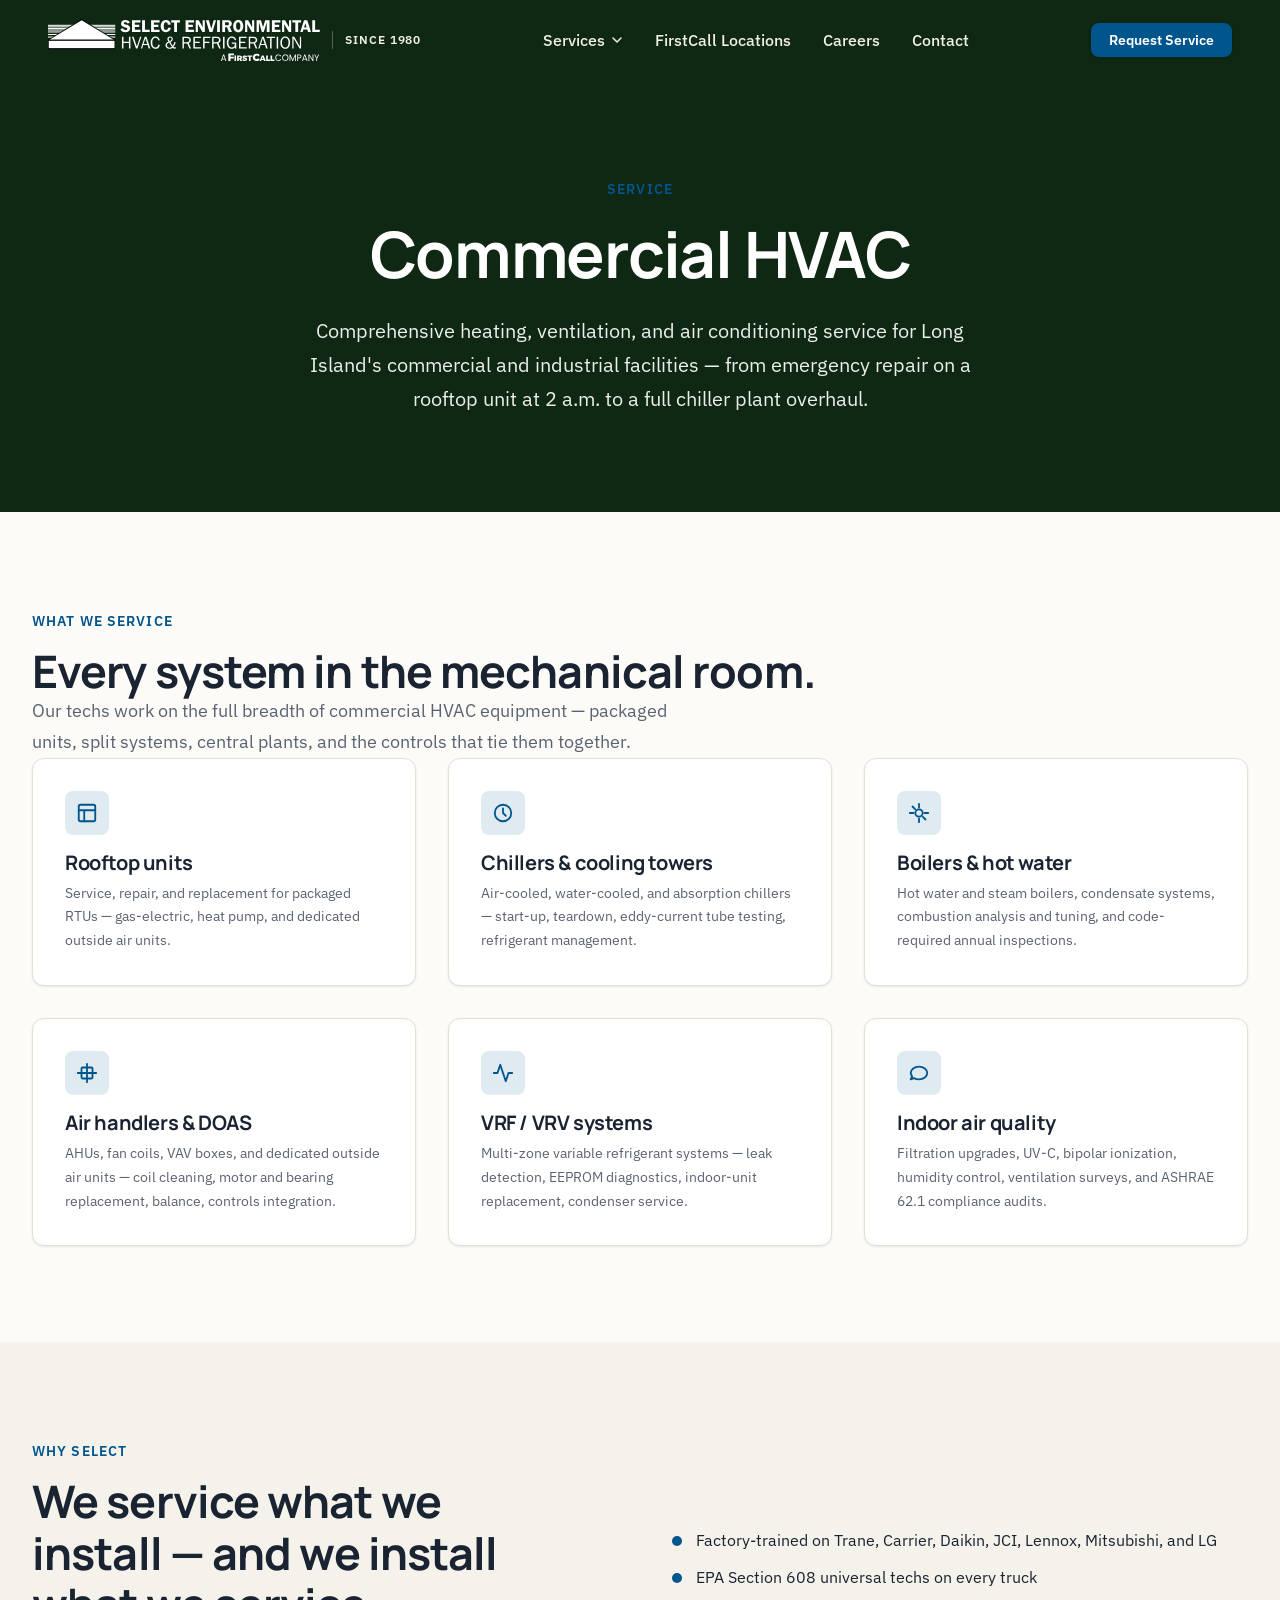
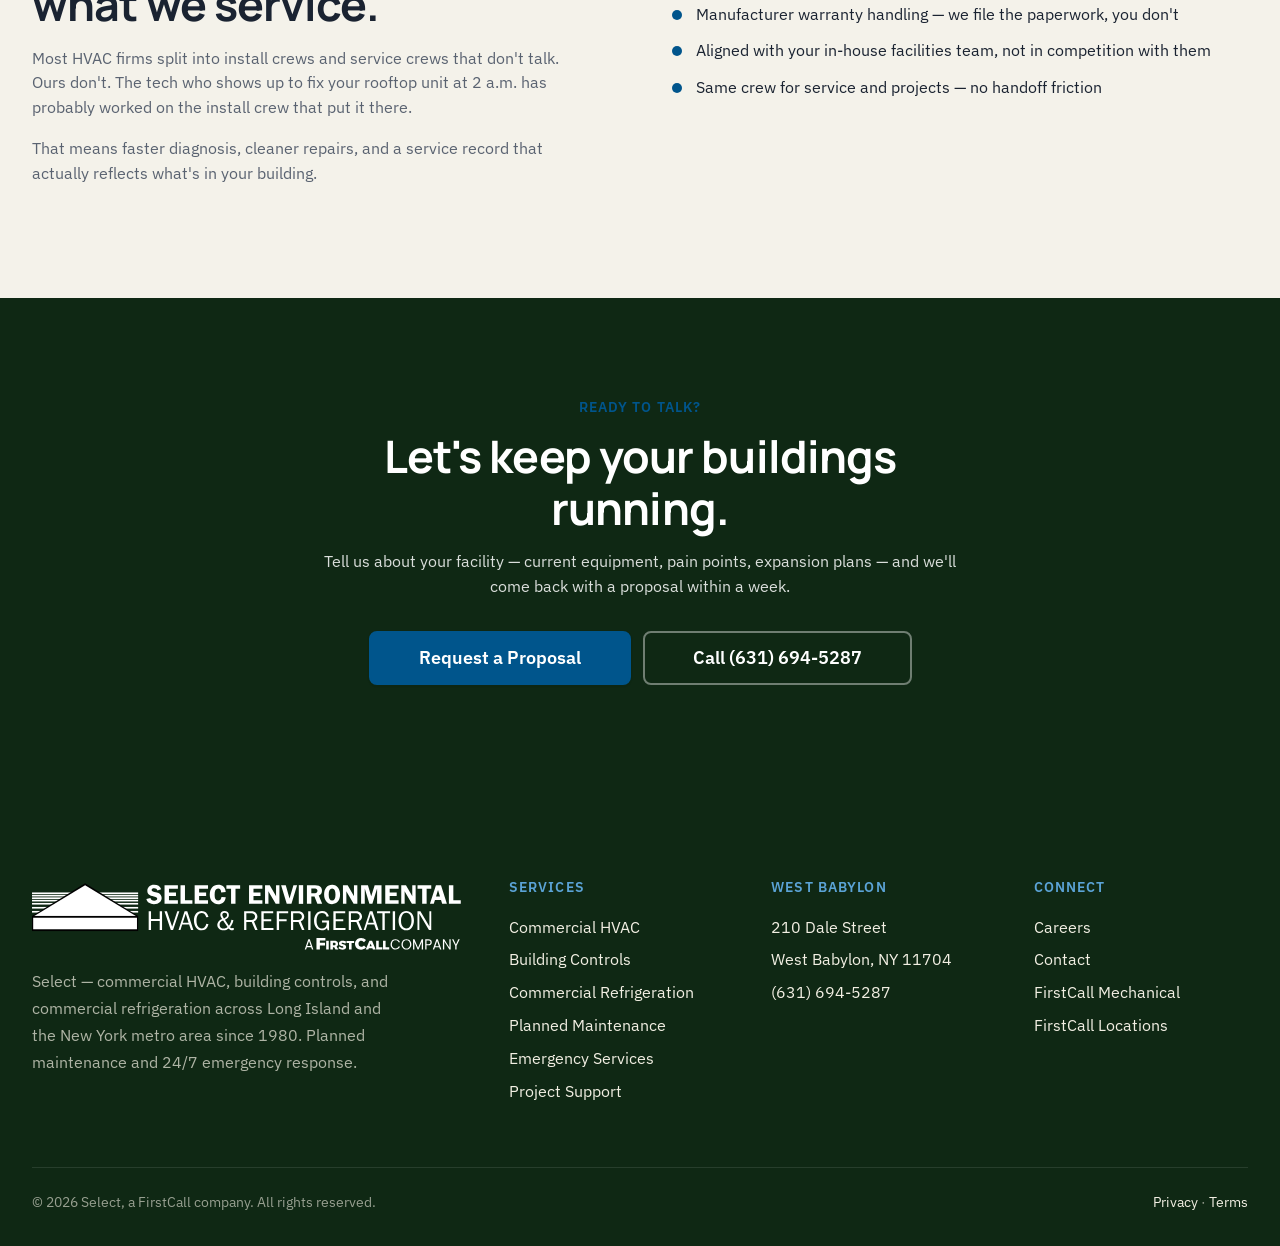
<file: services/commercial-hvac.html>
<!DOCTYPE html>
<!--
  ============================================================
  Select Service Page Template
  ============================================================

  Used to hydrate each per-service page under services/<slug>.html
  from services/<slug>/config.json. Mirrors the FirstCall Columbus
  service-page pattern: page-hero, feature-grid, info-grid (why),
  cta-band — but with no multi-location picker (Select is single
  location: West Babylon NY).

  Build directives:
    INLINE_CSS         tokens + base + components + service
    INLINE_LOGO_WHITE  shared/img/logos/select-hero-white.svg
    INLINE_BRANCH_JS   shared/js/site.js
  ============================================================
-->
<html lang="en">
<head>
  <meta charset="UTF-8" />
  <meta name="viewport" content="width=device-width, initial-scale=1.0" />
  <title>Commercial HVAC — Select</title>
  <meta name="description" content="Commercial HVAC service from Select — rooftop units, chillers, boilers, VRF, and air handlers across Long Island and the New York metro area." />
  <link rel="canonical" href="https://selectenv.com/services/commercial-hvac" />

  <meta property="og:type" content="website" />
  <meta property="og:title" content="Commercial HVAC — Select" />
  <meta property="og:description" content="Commercial HVAC service from Select — rooftop units, chillers, boilers, VRF, and air handlers across Long Island and the New York metro area." />
  <meta property="og:url" content="https://selectenv.com/services/commercial-hvac" />

  <link rel="preconnect" href="https://fonts.googleapis.com" />
  <link rel="preconnect" href="https://fonts.gstatic.com" crossorigin />
  <link href="https://fonts.googleapis.com/css2?family=Manrope:wght@400;500;600;700;800&family=IBM+Plex+Sans:wght@300;400;500;600;700&display=swap" rel="stylesheet" />

  <style>
    /* ===== tokens.css ===== */
/* ============================================================
   Select Design Tokens — exact mirror of Columbus FCM page

   Values copied verbatim from Website Redesign/columbus.html
   inline :root block (per Adam's instruction to match
   Columbus exactly). Cream page bg, dark navy text, deep blue
   accent — NOT the FCG forest-green dark scheme.

   Extra tokens beyond what Columbus inlines (--space-11,
   --leading-snug, --font-mono, extended container sizes, etc.)
   are kept because Select's other CSS files (base.css,
   components.css, branch.css, service.css) reference them.
   Those don't affect color rendering.
   ============================================================ */

:root {
  /* --------------------------------------------------------
     COLOR — Brand (from Columbus inline :root)
     -------------------------------------------------------- */
  --color-primary:        #1A4120;
  --color-primary-dark:   #0F2814;
  --color-primary-mid:    #2D5F36;
  --color-primary-soft:   #4A7D52;

  --color-accent:         #00558C;
  --color-accent-dark:    #003D66;
  --color-accent-light:   #5BA3D6;

  /* --------------------------------------------------------
     COLOR — Surfaces (cream page bg, white cards)
     -------------------------------------------------------- */
  --color-bg:             #FCFBF7;
  --color-bg-soft:        #F4F2EA;
  --color-bg-section:     #EDE9DC;
  --color-bg-dark:        #0F2814;
  --color-bg-card:        #FFFFFF;

  --color-text:           #1A2331;
  --color-text-muted:     #5A6371;
  --color-text-light:     #8A93A1;
  --color-text-on-dark:   #F2EFE3;
  --color-text-on-primary:#FFFFFF;

  --color-border:         #E5E1D2;
  --color-border-strong:  #C9C7B7;
  --color-border-dark:    #0F2814;

  /* --------------------------------------------------------
     INDUSTRIES-GRID TIER TOKENS (Columbus values)
     -------------------------------------------------------- */
  --fc-tier-1:        #0B2E4F;
  --fc-tier-2:        #1E5A8A;
  --fc-tier-3:        #A8C5DC;
  --fc-text-light:    #FFFFFF;
  --fc-text-dark:     #0B2E4F;

  /* --------------------------------------------------------
     COLOR — Semantic
     -------------------------------------------------------- */
  --color-success:        #5BA3D6;
  --color-warning:        #B8861A;
  --color-danger:         #C0392B;
  --color-info:           #5BA3D6;

  /* --------------------------------------------------------
     TYPOGRAPHY (Columbus values)
     -------------------------------------------------------- */
  --font-display: "Manrope", system-ui, -apple-system, "Segoe UI", sans-serif;
  --font-body:    "IBM Plex Sans", system-ui, -apple-system, "Segoe UI", sans-serif;
  --font-mono:    "IBM Plex Mono", ui-monospace, "SF Mono", Menlo, monospace;

  --text-xs:    0.75rem;
  --text-sm:    0.875rem;
  --text-base:  1rem;
  --text-lg:    1.125rem;
  --text-xl:    1.25rem;
  --text-2xl:   1.5rem;
  --text-3xl:   1.875rem;
  --text-4xl:   2.25rem;
  --text-5xl:   3rem;
  --text-6xl:   3.75rem;
  --text-7xl:   4.5rem;

  --weight-regular:  400;
  --weight-medium:   500;
  --weight-semibold: 600;
  --weight-bold:     700;
  --weight-extrabold:800;

  --leading-tight:   1.15;
  --leading-snug:    1.3;
  --leading-normal:  1.55;
  --leading-relaxed: 1.7;

  --tracking-tight:  -0.02em;
  --tracking-normal: 0;
  --tracking-wide:   0.02em;
  --tracking-caps:   0.08em;

  /* SPACING (Columbus + extension --space-11 for branch.css) */
  --space-1:   0.25rem;
  --space-2:   0.5rem;
  --space-3:   0.75rem;
  --space-4:   1rem;
  --space-5:   1.5rem;
  --space-6:   2rem;
  --space-7:   3rem;
  --space-8:   4rem;
  --space-9:   6rem;
  --space-10:  8rem;
  --space-11: 10rem;

  /* LAYOUT (Columbus values + sm/md/lg/xl kept for component breakpoints) */
  --container-sm:  640px;
  --container-md:  768px;
  --container-lg: 1024px;
  --container-xl: 1280px;
  --container-2xl: 1600px;
  --container-content: 1440px;

  --header-height: 80px;
  --header-height-mobile: 64px;
  --pad-x: clamp(1.25rem, 4vw, 3rem);

  /* RADII (Columbus values + radius-none/2xl kept for components.css) */
  --radius-none: 0;
  --radius-sm:   4px;
  --radius-md:   8px;
  --radius-lg:   12px;
  --radius-xl:   16px;
  --radius-2xl:  24px;
  --radius-pill: 999px;

  /* SHADOWS (Columbus values + shadow-xs kept) */
  --shadow-xs: 0 1px 2px rgba(15, 42, 31, 0.04);
  --shadow-sm: 0 1px 3px rgba(15, 42, 31, 0.06), 0 1px 2px rgba(15, 42, 31, 0.04);
  --shadow-md: 0 4px 12px rgba(15, 42, 31, 0.08), 0 2px 4px rgba(15, 42, 31, 0.04);
  --shadow-lg: 0 12px 32px rgba(15, 42, 31, 0.10), 0 4px 8px rgba(15, 42, 31, 0.04);
  --shadow-xl: 0 24px 48px rgba(15, 42, 31, 0.14), 0 8px 16px rgba(15, 42, 31, 0.06);

  /* MOTION (Columbus values + ease-in-out kept) */
  --ease-out:     cubic-bezier(0.16, 1, 0.3, 1);
  --ease-in-out:  cubic-bezier(0.4, 0, 0.2, 1);
  --duration-fast:   150ms;
  --duration-base:   200ms;
  --duration-slow:   320ms;

  /* Z-INDEX */
  --z-base:     1;
  --z-dropdown: 100;
  --z-sticky:   200;
  --z-header:   300;
  --z-overlay:  400;
  --z-modal:    500;
  --z-toast:    600;

  /* Focus ring (Columbus value) */
  --focus-ring: 0 0 0 3px rgba(0, 85, 140, 0.35);
}


/* ===== base.css ===== */
/* ============================================================
   FirstCall Base — resets, typography defaults, utilities
   Depends on tokens.css being loaded first.
   ============================================================ */

/* ---------- Modern reset ---------- */
*, *::before, *::after { box-sizing: border-box; }

* { margin: 0; }

html {
  -webkit-text-size-adjust: 100%;
  text-size-adjust: 100%;
  scroll-behavior: smooth;
}

body {
  min-height: 100vh;
  font-family: var(--font-body);
  font-size: var(--text-base);
  line-height: var(--leading-normal);
  color: var(--color-text);
  background: var(--color-bg);
  -webkit-font-smoothing: antialiased;
  -moz-osx-font-smoothing: grayscale;
  text-rendering: optimizeLegibility;
}

img, svg, video, canvas, picture {
  display: block;
  max-width: 100%;
  height: auto;
}

button, input, select, textarea {
  font: inherit;
  color: inherit;
}

button {
  background: none;
  border: none;
  cursor: pointer;
}

a {
  color: var(--color-primary-mid);
  text-decoration: none;
  transition: color var(--duration-base) var(--ease-out);
}

a:hover {
  color: var(--color-primary);
}

a:focus-visible,
button:focus-visible,
input:focus-visible,
select:focus-visible,
textarea:focus-visible,
[tabindex]:focus-visible {
  outline: none;
  box-shadow: var(--focus-ring);
  border-radius: var(--radius-sm);
}

ul, ol { padding-left: 1.25em; }
ul[role="list"], ol[role="list"] { list-style: none; padding: 0; }

/* ---------- Typography ---------- */

h1, h2, h3, h4, h5, h6 {
  font-family: var(--font-display);
  font-weight: var(--weight-bold);
  line-height: var(--leading-tight);
  letter-spacing: var(--tracking-tight);
  color: var(--color-text);
}

h1, .h1 {
  font-size: clamp(2.25rem, 4.5vw, var(--text-6xl));
  font-weight: var(--weight-bold);
}

h2, .h2 {
  font-size: clamp(1.875rem, 3.5vw, var(--text-5xl));
}

h3, .h3 {
  font-size: clamp(1.5rem, 2.5vw, var(--text-4xl));
}

h4, .h4 {
  font-size: var(--text-2xl);
  letter-spacing: var(--tracking-normal);
}

h5, .h5 {
  font-size: var(--text-xl);
  font-weight: var(--weight-semibold);
  letter-spacing: var(--tracking-normal);
}

h6, .h6 {
  font-size: var(--text-base);
  font-weight: var(--weight-semibold);
  text-transform: uppercase;
  letter-spacing: var(--tracking-caps);
  color: var(--color-text-muted);
}

p {
  line-height: var(--leading-normal);
  color: var(--color-text);
}

.lead {
  font-size: var(--text-lg);
  line-height: var(--leading-relaxed);
  color: var(--color-text-muted);
  max-width: 60ch;
}

.eyebrow {
  display: inline-block;
  font-family: var(--font-body);
  font-size: var(--text-sm);
  font-weight: var(--weight-semibold);
  text-transform: uppercase;
  letter-spacing: var(--tracking-caps);
  color: var(--color-accent);
  margin-bottom: var(--space-3);
}

small, .text-small { font-size: var(--text-sm); }
.text-xs { font-size: var(--text-xs); }
.text-muted { color: var(--color-text-muted); }
.text-light { color: var(--color-text-light); }

/* ---------- Layout utilities ---------- */

.container {
  width: 100%;
  max-width: var(--container-content);
  margin-inline: auto;
  padding-inline: var(--space-5);
}

.container-narrow {
  max-width: 800px;
  margin-inline: auto;
  padding-inline: var(--space-5);
}

.container-wide {
  width: 100%;
  max-width: var(--container-2xl);
  margin-inline: auto;
  padding-inline: var(--space-5);
}

@media (min-width: 768px) {
  .container, .container-narrow, .container-wide {
    padding-inline: var(--space-6);
  }
}

/* Section spacing */
.section {
  padding-block: var(--space-9);
}

.section-tight {
  padding-block: var(--space-7);
}

.section-loose {
  padding-block: var(--space-10);
}

@media (max-width: 767px) {
  .section { padding-block: var(--space-7); }
  .section-loose { padding-block: var(--space-8); }
}

.section--soft { background: var(--color-bg-soft); }
.section--tinted { background: var(--color-bg-section); }
.section--primary { background: var(--color-primary); color: var(--color-text-on-primary); }
.section--dark { background: var(--color-bg-dark); color: var(--color-text-on-dark); }

.section--primary h1, .section--primary h2, .section--primary h3,
.section--primary h4, .section--primary h5, .section--primary h6,
.section--dark h1, .section--dark h2, .section--dark h3,
.section--dark h4, .section--dark h5, .section--dark h6 {
  color: inherit;
}

.section--primary .eyebrow,
.section--dark .eyebrow {
  color: var(--color-accent-light);
}

/* Flex / grid helpers */
.stack > * + * { margin-top: var(--space-4); }
.stack-sm > * + * { margin-top: var(--space-2); }
.stack-lg > * + * { margin-top: var(--space-6); }
.stack-xl > * + * { margin-top: var(--space-7); }

.row {
  display: flex;
  flex-wrap: wrap;
  gap: var(--space-5);
}

.row--between { justify-content: space-between; }
.row--center  { align-items: center; }

.grid {
  display: grid;
  gap: var(--space-6);
}

.grid-2 { grid-template-columns: repeat(2, 1fr); }
.grid-3 { grid-template-columns: repeat(3, 1fr); }
.grid-4 { grid-template-columns: repeat(4, 1fr); }
.grid-6 { grid-template-columns: repeat(6, 1fr); }

@media (max-width: 1023px) {
  .grid-3, .grid-4 { grid-template-columns: repeat(2, 1fr); }
  .grid-6 { grid-template-columns: repeat(3, 1fr); }
}
@media (max-width: 639px) {
  .grid-2, .grid-3, .grid-4, .grid-6 { grid-template-columns: 1fr; }
}

/* Text alignment */
.text-center { text-align: center; }
.text-left   { text-align: left; }
.text-right  { text-align: right; }

/* Display */
.hidden { display: none !important; }

@media (max-width: 767px) {
  .hide-mobile { display: none !important; }
}
@media (min-width: 768px) {
  .show-mobile { display: none !important; }
}

/* Skip-to-content for accessibility */
.skip-link {
  position: absolute;
  top: -100px;
  left: var(--space-4);
  padding: var(--space-3) var(--space-5);
  background: var(--color-primary);
  color: var(--color-text-on-primary);
  border-radius: var(--radius-md);
  font-weight: var(--weight-semibold);
  z-index: var(--z-toast);
  transition: top var(--duration-base) var(--ease-out);
}

.skip-link:focus {
  top: var(--space-4);
}

/* Selection */
::selection {
  background: var(--color-accent);
  color: #fff;
}

/* Reduced motion */
@media (prefers-reduced-motion: reduce) {
  *, *::before, *::after {
    animation-duration: 0.01ms !important;
    animation-iteration-count: 1 !important;
    transition-duration: 0.01ms !important;
    scroll-behavior: auto !important;
  }
}


/* ===== components.css ===== */
/* ============================================================
   FirstCall Components — buttons, cards, forms, nav, footer,
   badges, callouts, photo strip, capabilities grid.
   Depends on tokens.css and base.css.
   ============================================================ */

/* ============================================================
   BUTTONS
   ============================================================ */

.btn {
  display: inline-flex;
  align-items: center;
  justify-content: center;
  gap: var(--space-2);
  padding: var(--space-3) var(--space-6);
  font-family: var(--font-body);
  font-size: var(--text-base);
  font-weight: var(--weight-semibold);
  letter-spacing: var(--tracking-normal);
  line-height: 1;
  border: 2px solid transparent;
  border-radius: var(--radius-md);
  cursor: pointer;
  text-decoration: none;
  transition:
    background-color var(--duration-base) var(--ease-out),
    border-color var(--duration-base) var(--ease-out),
    color var(--duration-base) var(--ease-out),
    transform var(--duration-fast) var(--ease-out),
    box-shadow var(--duration-base) var(--ease-out);
  white-space: nowrap;
}

.btn:active { transform: translateY(1px); }

.btn--primary {
  background: var(--color-accent);
  color: #fff;
  border-color: var(--color-accent);
  box-shadow: var(--shadow-sm);
}
.btn--primary:hover {
  background: var(--color-accent-dark);
  border-color: var(--color-accent-dark);
  color: #fff;
  box-shadow: var(--shadow-md);
}

.btn--secondary {
  background: var(--color-primary);
  color: #fff;
  border-color: var(--color-primary);
}
.btn--secondary:hover {
  background: var(--color-primary-dark);
  border-color: var(--color-primary-dark);
  color: #fff;
}

.btn--outline {
  background: transparent;
  color: var(--color-primary);
  border-color: var(--color-primary);
}
.btn--outline:hover {
  background: var(--color-primary);
  color: #fff;
}

.btn--ghost {
  background: transparent;
  color: var(--color-primary);
  border-color: transparent;
}
.btn--ghost:hover {
  background: var(--color-bg-section);
  color: var(--color-primary-dark);
}

.btn--on-dark {
  background: #fff;
  color: var(--color-primary);
  border-color: #fff;
}
.btn--on-dark:hover {
  background: var(--color-bg-section);
  color: var(--color-primary-dark);
}

.btn--outline-on-dark {
  background: transparent;
  color: #fff;
  border-color: rgba(255,255,255,0.4);
}
.btn--outline-on-dark:hover {
  background: rgba(255,255,255,0.1);
  border-color: #fff;
  color: #fff;
}

/* Size variants */
.btn--sm { padding: var(--space-2) var(--space-4); font-size: var(--text-sm); }
.btn--lg { padding: var(--space-4) var(--space-7); font-size: var(--text-lg); }
.btn--full { width: 100%; }

/* Inline-link arrow button (used a lot on ServiceLogic-style sites) */
.link-arrow {
  display: inline-flex;
  align-items: center;
  gap: var(--space-2);
  font-weight: var(--weight-semibold);
  color: var(--color-primary);
  text-decoration: none;
  transition: gap var(--duration-base) var(--ease-out), color var(--duration-base) var(--ease-out);
}

.link-arrow::after {
  content: "→";
  transition: transform var(--duration-base) var(--ease-out);
  font-weight: var(--weight-regular);
}

.link-arrow:hover {
  color: var(--color-accent);
  gap: var(--space-3);
}

.link-arrow:hover::after { transform: translateX(2px); }

.link-arrow--on-dark { color: var(--color-accent-light); }
.link-arrow--on-dark:hover { color: #fff; }

/* ============================================================
   CARDS
   ============================================================ */

.card {
  background: var(--color-bg);
  border: 1px solid var(--color-border);
  border-radius: var(--radius-lg);
  padding: var(--space-6);
  transition:
    border-color var(--duration-base) var(--ease-out),
    box-shadow var(--duration-base) var(--ease-out),
    transform var(--duration-base) var(--ease-out);
}

.card--hover:hover {
  border-color: var(--color-border-strong);
  box-shadow: var(--shadow-lg);
  transform: translateY(-2px);
}

.card--feature {
  display: flex;
  flex-direction: column;
  gap: var(--space-4);
}

.card--feature .card__icon {
  width: 56px;
  height: 56px;
  display: inline-flex;
  align-items: center;
  justify-content: center;
  background: var(--color-bg-section);
  color: var(--color-primary);
  border-radius: var(--radius-md);
}

.card--feature .card__icon svg { width: 28px; height: 28px; }

.card__title {
  font-family: var(--font-display);
  font-size: var(--text-xl);
  font-weight: var(--weight-bold);
  letter-spacing: var(--tracking-tight);
  color: var(--color-text);
}

.card__body {
  color: var(--color-text-muted);
  line-height: var(--leading-relaxed);
}

/* Branch quick-card (used on parent homepage) */
.branch-card {
  background: var(--color-bg);
  border: 1px solid var(--color-border);
  border-radius: var(--radius-lg);
  padding: var(--space-6);
  display: flex;
  flex-direction: column;
  gap: var(--space-3);
  transition:
    border-color var(--duration-base) var(--ease-out),
    box-shadow var(--duration-base) var(--ease-out),
    transform var(--duration-base) var(--ease-out);
}

.branch-card:hover {
  border-color: var(--color-primary-mid);
  box-shadow: var(--shadow-lg);
  transform: translateY(-2px);
}

.branch-card__location {
  font-family: var(--font-body);
  font-size: var(--text-sm);
  font-weight: var(--weight-semibold);
  text-transform: uppercase;
  letter-spacing: var(--tracking-caps);
  color: var(--color-accent);
}

.branch-card__name {
  font-family: var(--font-display);
  font-size: var(--text-2xl);
  font-weight: var(--weight-bold);
  letter-spacing: var(--tracking-tight);
}

.branch-card__phone {
  font-size: var(--text-lg);
  font-weight: var(--weight-medium);
  color: var(--color-text);
}

.branch-card__phone a { color: inherit; }
.branch-card__phone a:hover { color: var(--color-primary); }

/* ============================================================
   FORMS
   ============================================================ */

.form-field {
  display: flex;
  flex-direction: column;
  gap: var(--space-2);
  margin-bottom: var(--space-4);
}

.form-label {
  font-family: var(--font-body);
  font-size: var(--text-sm);
  font-weight: var(--weight-semibold);
  color: var(--color-text);
}

.form-label .required {
  color: var(--color-accent);
  margin-left: 2px;
}

.form-input,
.form-textarea,
.form-select {
  width: 100%;
  padding: var(--space-3) var(--space-4);
  font-family: var(--font-body);
  font-size: var(--text-base);
  color: var(--color-text);
  background: var(--color-bg);
  border: 1.5px solid var(--color-border);
  border-radius: var(--radius-md);
  transition: border-color var(--duration-base) var(--ease-out), background var(--duration-base) var(--ease-out);
}

.form-input:hover,
.form-textarea:hover,
.form-select:hover {
  border-color: var(--color-border-strong);
}

.form-input:focus,
.form-textarea:focus,
.form-select:focus {
  outline: none;
  border-color: var(--color-primary-mid);
  box-shadow: 0 0 0 3px rgba(0, 85, 140, 0.15);
}

.form-textarea {
  min-height: 140px;
  resize: vertical;
  line-height: var(--leading-normal);
}

.form-select {
  appearance: none;
  background-image: url("data:image/svg+xml;utf8,<svg xmlns='http://www.w3.org/2000/svg' viewBox='0 0 20 20' fill='%231A2421'><path d='M5 8l5 5 5-5z'/></svg>");
  background-repeat: no-repeat;
  background-position: right var(--space-4) center;
  background-size: 16px;
  padding-right: var(--space-7);
}

.form-help {
  font-size: var(--text-xs);
  color: var(--color-text-light);
}

.form-error {
  font-size: var(--text-xs);
  color: var(--color-danger);
  font-weight: var(--weight-medium);
}

.form-input--error,
.form-textarea--error,
.form-select--error {
  border-color: var(--color-danger);
}

/* Checkbox / radio */
.form-checkbox,
.form-radio {
  display: flex;
  gap: var(--space-3);
  align-items: flex-start;
  cursor: pointer;
  font-size: var(--text-sm);
}

.form-checkbox input,
.form-radio input {
  margin-top: 2px;
  accent-color: var(--color-primary);
  width: 18px;
  height: 18px;
}

/* ============================================================
   HEADER / NAV  (Columbus-style: dark green bar over cream page)
   ============================================================ */

.site-header {
  position: sticky;
  top: 0;
  z-index: var(--z-header);
  background: #0F2814;
  height: var(--header-height);
  display: flex;
  align-items: center;
  transition: box-shadow var(--duration-base) var(--ease-out);
}

.site-header.is-scrolled {
  box-shadow: 0 1px 0 rgba(0,0,0,0.4), var(--shadow-sm);
}

.site-header__inner {
  width: 100%;
  max-width: var(--container-2xl);
  margin-inline: auto;
  padding-inline: var(--pad-x);
  display: flex;
  align-items: center;
  justify-content: space-between;
  gap: var(--space-6);
}

.site-header__logo {
  display: inline-flex;
  align-items: center;
  gap: var(--space-3);
  text-decoration: none;
}

.site-header__logo svg {
  height: 50px;
  width: auto;
  display: block;
}

.site-header__tagline {
  font-family: var(--font-body);
  font-size: var(--text-xs);
  font-weight: var(--weight-semibold);
  text-transform: uppercase;
  letter-spacing: var(--tracking-caps);
  color: var(--color-text-on-dark);
  padding-left: var(--space-3);
  border-left: 1px solid rgba(242, 239, 227, 0.3);
}

@media (max-width: 767px) { .site-header__tagline { display: none; } }

.site-nav {
  display: flex;
  align-items: center;
  gap: var(--space-6);
}

.site-nav__link {
  font-family: var(--font-body);
  font-size: var(--text-base);
  font-weight: var(--weight-medium);
  color: var(--color-text-on-dark);
  text-decoration: none;
  padding: var(--space-2) 0;
  position: relative;
  transition: color var(--duration-base) var(--ease-out);
}

.site-nav__link::after {
  content: "";
  position: absolute;
  left: 0;
  bottom: -4px;
  width: 0;
  height: 2px;
  background: var(--color-accent-light);
  transition: width var(--duration-base) var(--ease-out);
}

.site-nav__link:hover { color: var(--color-accent-light); }

.site-nav__link:hover::after,
.site-nav__link[aria-current="page"]::after {
  width: 100%;
}

.site-nav__link[aria-current="page"] {
  color: var(--color-accent-light);
  font-weight: var(--weight-semibold);
}

/* Nav dropdowns (Services + STR Locations) */
.site-nav__dropdown-wrap { position: relative; }
.site-nav__dropdown-toggle {
  background: none;
  border: none;
  cursor: pointer;
  display: inline-flex;
  align-items: center;
  gap: 6px;
}
.site-nav__caret {
  width: 12px;
  height: 12px;
  transition: transform var(--duration-base) var(--ease-out);
}
.site-nav__dropdown-toggle[aria-expanded="true"] .site-nav__caret { transform: rotate(180deg); }
.site-nav__dropdown {
  position: absolute;
  top: calc(100% + 6px);
  left: -8px;
  min-width: 240px;
  background: rgba(15, 40, 20, 0.97);
  backdrop-filter: saturate(180%) blur(10px);
  -webkit-backdrop-filter: saturate(180%) blur(10px);
  border: 1px solid rgba(74, 125, 82, 0.35);
  border-radius: var(--radius-md);
  padding: var(--space-2);
  box-shadow: var(--shadow-lg);
  opacity: 0;
  pointer-events: none;
  transform: translateY(-4px);
  transition: opacity var(--duration-base) var(--ease-out), transform var(--duration-base) var(--ease-out);
  z-index: 1;
}
.site-nav__dropdown.is-open {
  opacity: 1;
  pointer-events: auto;
  transform: translateY(0);
}
.site-nav__dropdown-link {
  display: block;
  padding: var(--space-3) var(--space-3);
  color: var(--color-text-on-dark);
  border-radius: var(--radius-sm);
  font-size: var(--text-base);
  font-weight: var(--weight-medium);
  text-decoration: none;
  transition: background var(--duration-base) var(--ease-out), color var(--duration-base) var(--ease-out);
}
.site-nav__dropdown-link:hover,
.site-nav__dropdown-link:focus-visible {
  background: rgba(91, 163, 214, 0.15);
  color: var(--color-accent-light);
}
.site-nav__dropdown-link[aria-current="page"] {
  color: var(--color-accent-light);
  background: rgba(91, 163, 214, 0.1);
}

.site-header__cta {
  display: flex;
  align-items: center;
  gap: var(--space-3);
}

/* Mobile menu toggle */
.menu-toggle {
  display: none;
  width: 44px;
  height: 44px;
  align-items: center;
  justify-content: center;
  border-radius: var(--radius-md);
}

.menu-toggle:hover { background: rgba(242, 239, 227, 0.1); }

.menu-toggle__bars,
.menu-toggle__bars::before,
.menu-toggle__bars::after {
  display: block;
  width: 22px;
  height: 2px;
  background: var(--color-text-on-dark);
  position: relative;
  transition: transform var(--duration-base) var(--ease-out), top var(--duration-base) var(--ease-out);
}

.menu-toggle__bars::before,
.menu-toggle__bars::after {
  content: "";
  position: absolute;
  left: 0;
}

.menu-toggle__bars::before { top: -7px; }
.menu-toggle__bars::after  { top: 7px; }

@media (max-width: 1023px) {
  .menu-toggle { display: inline-flex; }
  .site-nav {
    position: fixed;
    top: var(--header-height);
    left: 0;
    right: 0;
    background: var(--color-primary-dark);
    flex-direction: column;
    align-items: stretch;
    padding: var(--space-5);
    border-bottom: 1px solid var(--color-border);
    box-shadow: var(--shadow-lg);
    transform: translateY(-120%);
    transition: transform var(--duration-slow) var(--ease-out);
    gap: 0;
  }
  .site-nav.is-open { transform: translateY(0); }
  .site-nav__link {
    padding-block: var(--space-4);
    border-bottom: 1px solid rgba(74, 125, 82, 0.4);
    font-size: var(--text-lg);
  }
  .site-nav__link:last-child { border-bottom: none; }
  .site-nav__link::after { display: none; }
  .site-header__cta .btn { display: none; }
  .hide-mobile { display: none !important; }

  /* Mobile dropdowns: full-width toggle + collapsible inline menu */
  .site-nav__dropdown-wrap { width: 100%; }
  .site-nav__dropdown-toggle {
    width: 100%;
    justify-content: space-between;
    padding-block: var(--space-4);
    border-bottom: 1px solid rgba(74, 125, 82, 0.4);
    font-size: var(--text-lg);
    color: var(--color-text-on-dark);
  }
  .site-nav__dropdown {
    position: static;
    opacity: 1;
    pointer-events: auto;
    transform: none;
    background: transparent;
    backdrop-filter: none;
    -webkit-backdrop-filter: none;
    border: none;
    border-radius: 0;
    box-shadow: none;
    padding: 0;
    min-width: 0;
    max-height: 0;
    overflow: hidden;
    transition: max-height var(--duration-slow) var(--ease-out);
  }
  .site-nav__dropdown.is-open { max-height: 400px; }
  .site-nav__dropdown-link {
    padding-block: var(--space-3);
    padding-left: var(--space-5);
    border-bottom: 1px solid rgba(74, 125, 82, 0.25);
    font-size: var(--text-base);
  }
}

/* ============================================================
   FOOTER
   ============================================================ */

.site-footer {
  background: var(--color-bg-dark);
  color: var(--color-text-on-dark);
  padding-block: var(--space-9) var(--space-6);
}

.site-footer a { color: var(--color-text-on-dark); text-decoration: none; }
.site-footer a:hover { color: var(--color-accent-light); }

.site-footer__grid {
  display: grid;
  grid-template-columns: 2fr 1fr 1fr 1fr;
  gap: var(--space-7);
  margin-bottom: var(--space-8);
}

@media (max-width: 1023px) {
  .site-footer__grid { grid-template-columns: 1fr 1fr; }
}
@media (max-width: 639px) {
  .site-footer__grid { grid-template-columns: 1fr; }
}

.site-footer__heading {
  font-family: var(--font-body);
  font-size: var(--text-sm);
  font-weight: var(--weight-semibold);
  text-transform: uppercase;
  letter-spacing: var(--tracking-caps);
  color: var(--color-accent-light);
  margin-bottom: var(--space-4);
}

.site-footer__list { list-style: none; padding: 0; display: flex; flex-direction: column; gap: var(--space-2); }
.site-footer__list a { font-size: var(--text-base); }

.site-footer__brand p {
  color: rgba(242, 239, 227, 0.7);
  max-width: 36ch;
  margin-top: var(--space-3);
  line-height: var(--leading-relaxed);
}

.site-footer__bottom {
  padding-top: var(--space-5);
  border-top: 1px solid rgba(255,255,255,0.1);
  display: flex;
  justify-content: space-between;
  flex-wrap: wrap;
  gap: var(--space-4);
  font-size: var(--text-sm);
  color: rgba(242, 239, 227, 0.6);
}

/* ============================================================
   BADGES / TAGS / CALLOUTS
   ============================================================ */

.badge {
  display: inline-flex;
  align-items: center;
  gap: var(--space-2);
  padding: var(--space-1) var(--space-3);
  font-size: var(--text-xs);
  font-weight: var(--weight-semibold);
  text-transform: uppercase;
  letter-spacing: var(--tracking-caps);
  border-radius: var(--radius-pill);
  background: var(--color-bg-section);
  color: var(--color-primary);
}

.badge--accent { background: var(--color-accent); color: #fff; }
.badge--primary { background: var(--color-primary); color: #fff; }
.badge--outline { background: transparent; border: 1.5px solid var(--color-border-strong); color: var(--color-text-muted); }

.callout {
  background: var(--color-bg-section);
  border-left: 4px solid var(--color-accent);
  padding: var(--space-5) var(--space-6);
  border-radius: var(--radius-md);
}

/* ============================================================
   PHOTO STRIP (horizontal scrolling row used on branch sites)
   ============================================================ */

.photo-strip {
  display: grid;
  grid-auto-flow: column;
  grid-auto-columns: minmax(280px, 1fr);
  gap: var(--space-4);
  overflow-x: auto;
  padding-bottom: var(--space-3);
  scroll-snap-type: x mandatory;
  scrollbar-width: thin;
}

.photo-strip__item {
  scroll-snap-align: start;
  aspect-ratio: 4 / 3;
  border-radius: var(--radius-lg);
  overflow: hidden;
  background: var(--color-bg-section);
}

.photo-strip__item img {
  width: 100%;
  height: 100%;
  object-fit: cover;
}

@media (min-width: 1024px) {
  .photo-strip {
    grid-auto-columns: minmax(0, 1fr);
    grid-auto-flow: row;
    grid-template-columns: repeat(4, 1fr);
    overflow: visible;
  }
}

/* ============================================================
   CAPABILITIES GRID (homepage + branch)
   ============================================================ */

.capabilities {
  display: grid;
  grid-template-columns: repeat(3, 1fr);
  gap: var(--space-5);
}

@media (max-width: 1023px) { .capabilities { grid-template-columns: repeat(2, 1fr); } }
@media (max-width: 639px)  { .capabilities { grid-template-columns: 1fr; } }

.capability {
  background: var(--color-bg);
  border: 1px solid var(--color-border);
  border-radius: var(--radius-lg);
  padding: var(--space-6);
  display: flex;
  flex-direction: column;
  gap: var(--space-3);
  transition:
    border-color var(--duration-base) var(--ease-out),
    box-shadow var(--duration-base) var(--ease-out),
    transform var(--duration-base) var(--ease-out);
}

.capability:hover {
  border-color: var(--color-primary-mid);
  box-shadow: var(--shadow-lg);
  transform: translateY(-2px);
}

.capability__icon {
  width: 56px;
  height: 56px;
  display: inline-flex;
  align-items: center;
  justify-content: center;
  background: var(--color-primary);
  color: #fff;
  border-radius: var(--radius-md);
}

.capability__icon svg { width: 28px; height: 28px; }

.capability__title {
  font-family: var(--font-display);
  font-size: var(--text-xl);
  font-weight: var(--weight-bold);
  letter-spacing: var(--tracking-tight);
}

.capability__body {
  color: var(--color-text-muted);
  line-height: var(--leading-relaxed);
  font-size: var(--text-base);
}

/* ============================================================
   HERO (parent + branch share this structural pattern)
   ============================================================ */

.hero {
  position: relative;
  padding-block: var(--space-10) var(--space-9);
  overflow: hidden;
}

.hero--with-photo {
  display: grid;
  grid-template-columns: 1fr 1fr;
  gap: var(--space-8);
  align-items: center;
}

@media (max-width: 1023px) {
  .hero--with-photo { grid-template-columns: 1fr; gap: var(--space-6); }
}

.hero__eyebrow {
  display: inline-block;
  font-size: var(--text-sm);
  font-weight: var(--weight-semibold);
  text-transform: uppercase;
  letter-spacing: var(--tracking-caps);
  color: var(--color-accent);
  margin-bottom: var(--space-4);
}

.hero__title {
  font-family: var(--font-display);
  font-size: clamp(2.5rem, 5vw, var(--text-7xl));
  font-weight: var(--weight-extrabold);
  line-height: var(--leading-tight);
  letter-spacing: var(--tracking-tight);
  margin-bottom: var(--space-5);
  max-width: 16ch;
}

.hero__lede {
  font-size: var(--text-xl);
  line-height: var(--leading-relaxed);
  color: var(--color-text-muted);
  max-width: 50ch;
  margin-bottom: var(--space-6);
}

.hero__cta {
  display: flex;
  flex-wrap: wrap;
  gap: var(--space-3);
}

.hero__photo {
  aspect-ratio: 5 / 4;
  border-radius: var(--radius-xl);
  overflow: hidden;
  background: var(--color-bg-section);
  box-shadow: var(--shadow-xl);
}

.hero__photo img {
  width: 100%; height: 100%; object-fit: cover;
}

/* ============================================================
   COLOR SWATCHES (used in styleguide only, but kept here so
   the swatch component is documented within the system)
   ============================================================ */

.swatch {
  display: flex;
  flex-direction: column;
  gap: var(--space-2);
}

.swatch__chip {
  height: 96px;
  border-radius: var(--radius-md);
  border: 1px solid var(--color-border);
}

.swatch__meta {
  font-size: var(--text-xs);
  color: var(--color-text-muted);
}

.swatch__meta strong {
  display: block;
  color: var(--color-text);
  font-size: var(--text-sm);
  font-weight: var(--weight-semibold);
}


/* ===== service.css ===== */
/* ============================================================
   shared/css/service.css

   Page-specific styles for per-service pages (the template at
   shared/templates/service.html). Inlined by
   scripts/build-branches.js when building service pages.

   Extracted from the FirstCall Columbus service-page reference
   (Website Redesign/columbus/planned-maintenance.html etc.) so
   STR's service pages match that visual structure exactly.
   ============================================================ */

/* ===== PAGE HERO (text-only, dark green band) ===== */
.page-hero {
  position: relative;
  padding-bottom: var(--space-9);
  padding-top: calc(var(--header-height) + var(--space-9));
  margin-top: calc(var(--header-height) * -1);
  background: var(--color-primary-dark);
  color: #fff;
  text-align: center;
}
@media (max-width: 767px) {
  .page-hero {
    padding-bottom: var(--space-7);
    padding-top: calc(var(--header-height) + var(--space-6));
  }
}
.page-hero__inner { max-width: 760px; margin-inline: auto; }
.page-hero__eyebrow {
  display: inline-block;
  font-size: var(--text-sm);
  font-weight: var(--weight-semibold);
  text-transform: uppercase;
  letter-spacing: var(--tracking-caps);
  color: var(--color-accent);
  margin-bottom: var(--space-4);
}
.page-hero__title {
  font-size: clamp(2.25rem, 5vw, 4rem);
  color: #fff;
  margin-bottom: var(--space-5);
}
.page-hero__lede {
  font-size: var(--text-xl);
  line-height: var(--leading-relaxed);
  color: rgba(255, 255, 255, 0.92);
  max-width: 56ch;
  margin-inline: auto;
}

/* ===== FEATURE CARDS (3-up grid of capability tiles) ===== */
.feature-grid {
  display: grid;
  grid-template-columns: repeat(3, 1fr);
  gap: var(--space-6);
}
@media (max-width: 1023px) { .feature-grid { grid-template-columns: repeat(2, 1fr); } }
@media (max-width: 639px)  { .feature-grid { grid-template-columns: 1fr; } }
.feature {
  background: var(--color-bg-card);
  padding: var(--space-6);
  border-radius: var(--radius-lg);
  border: 1px solid var(--color-border);
  box-shadow: var(--shadow-sm);
  transition: transform var(--duration-base) var(--ease-out),
              box-shadow var(--duration-base) var(--ease-out);
}
.feature:hover {
  transform: translateY(-3px);
  box-shadow: var(--shadow-md);
}
.feature__icon {
  width: 44px;
  height: 44px;
  border-radius: var(--radius-md);
  background: rgba(0, 85, 140, 0.12);
  color: var(--color-accent);
  display: flex;
  align-items: center;
  justify-content: center;
  margin-bottom: var(--space-4);
}
.feature__icon svg { width: 22px; height: 22px; }
.feature h3 {
  font-size: var(--text-xl);
  margin-bottom: var(--space-2);
}
.feature p {
  color: var(--color-text-muted);
  line-height: var(--leading-relaxed);
  font-size: var(--text-sm);
}

/* ===== TWO-COLUMN INFO BLOCK (why-it-matters band) ===== */
.info-grid {
  display: grid;
  grid-template-columns: 1fr 1fr;
  gap: var(--space-8);
  align-items: center;
}
@media (max-width: 1023px) { .info-grid { grid-template-columns: 1fr; gap: var(--space-6); } }
.info-grid h2 {
  margin-bottom: var(--space-4);
  max-width: 18ch;
}
.info-grid p {
  color: var(--color-text-muted);
  margin-bottom: var(--space-4);
  max-width: 56ch;
}
.info-grid ul { list-style: none; padding: 0; }
.info-grid li {
  padding-left: var(--space-5);
  position: relative;
  margin-bottom: var(--space-3);
  color: var(--color-text);
}
.info-grid li::before {
  content: "";
  position: absolute;
  left: 0;
  top: 8px;
  width: 10px;
  height: 10px;
  border-radius: 50%;
  background: var(--color-accent);
}

/* ===== CTA BAND (bottom dark green prompt) ===== */
.cta-band {
  background: var(--color-bg-dark);
  color: var(--color-text-on-dark);
  padding-block: var(--space-9);
  text-align: center;
}
.cta-band__inner { max-width: 700px; margin-inline: auto; }
.cta-band h2 {
  color: #fff;
  margin-bottom: var(--space-4);
}
.cta-band p {
  color: rgba(255, 255, 255, 0.85);
  margin-bottom: var(--space-6);
}
.cta-band__row {
  display: flex;
  justify-content: center;
  gap: var(--space-3);
  flex-wrap: wrap;
}

/* ===== "AT-YOUR-LOCATION" PICKER (4 STR offices at the bottom) ===== */
.location-picker {
  display: grid;
  grid-template-columns: repeat(4, 1fr);
  gap: var(--space-4);
  margin-top: var(--space-6);
}
@media (max-width: 1023px) { .location-picker { grid-template-columns: repeat(2, 1fr); } }
@media (max-width: 639px)  { .location-picker { grid-template-columns: 1fr; } }
.location-picker__item {
  background: rgba(255, 255, 255, 0.06);
  border: 1px solid rgba(255, 255, 255, 0.18);
  border-radius: var(--radius-md);
  padding: var(--space-4);
  color: var(--color-text-on-dark);
  text-decoration: none;
  text-align: left;
  display: flex;
  flex-direction: column;
  gap: var(--space-2);
  transition: background var(--duration-base) var(--ease-out),
              border-color var(--duration-base) var(--ease-out),
              transform var(--duration-base) var(--ease-out);
}
.location-picker__item:hover {
  background: rgba(91, 163, 214, 0.12);
  border-color: var(--color-accent-light);
  transform: translateY(-2px);
}
.location-picker__city {
  font-family: var(--font-display);
  font-weight: var(--weight-bold);
  font-size: var(--text-lg);
  color: #fff;
}
.location-picker__phone {
  font-size: var(--text-sm);
  color: var(--color-accent-light);
  font-weight: var(--weight-medium);
}

/* ============================================================
   RESIDENTIAL-PAGE BONUS SECTIONS
   Gated behind a "showResidentialExtras" #if in the template.
   ============================================================ */

/* ===== Social proof strip (Google rating + BBB + pricing promise) ===== */
.social-proof-strip {
  background: var(--color-bg-soft);
  border-top: 1px solid var(--color-border);
  border-bottom: 1px solid var(--color-border);
  padding-block: var(--space-5);
}
.social-proof-strip__inner {
  display: grid;
  grid-template-columns: auto auto 1fr;
  align-items: center;
  gap: var(--space-7);
}
@media (max-width: 1023px) {
  .social-proof-strip__inner {
    grid-template-columns: 1fr;
    gap: var(--space-4);
    text-align: center;
  }
}

.social-proof__google {
  display: inline-flex;
  align-items: center;
  gap: var(--space-3);
  text-decoration: none;
  color: var(--color-text);
}
.social-proof__google:hover { color: var(--color-accent); }
.social-proof__stars {
  --rating: 5;
  display: inline-block;
  position: relative;
  font-size: var(--text-xl);
  letter-spacing: 2px;
  line-height: 1;
  color: #d1d5db;
}
.social-proof__stars::before {
  content: "★★★★★";
  position: absolute;
  top: 0;
  left: 0;
  width: calc((var(--rating) / 5) * 100%);
  overflow: hidden;
  white-space: nowrap;
  color: #F5A623;
}
.social-proof__rating {
  font-family: var(--font-display);
  font-size: var(--text-2xl);
  font-weight: var(--weight-bold);
  color: var(--color-text);
}
.social-proof__count {
  font-size: var(--text-sm);
  color: var(--color-text-muted);
}

.social-proof__bbb {
  display: inline-flex;
  align-items: center;
  gap: var(--space-3);
  text-decoration: none;
  padding: var(--space-2) var(--space-4);
  border: 2px solid var(--color-primary);
  border-radius: var(--radius-md);
  transition: background var(--duration-base) var(--ease-out);
}
.social-proof__bbb:hover { background: rgba(0, 0, 159, 0.05); }
.social-proof__bbb-badge {
  font-family: var(--font-display);
  font-size: var(--text-base);
  font-weight: var(--weight-extrabold);
  color: var(--color-primary);
  letter-spacing: 0.05em;
}
.social-proof__bbb-rating {
  font-size: var(--text-sm);
  font-weight: var(--weight-semibold);
  color: var(--color-text);
}

.social-proof__pricing {
  font-size: var(--text-base);
  font-weight: var(--weight-medium);
  color: var(--color-text);
  line-height: var(--leading-snug);
  max-width: 48ch;
  justify-self: end;
}
@media (max-width: 1023px) {
  .social-proof__pricing { justify-self: center; max-width: 60ch; }
}

/* ===== Testimonials grid (2x2 desktop / 1-col mobile) ===== */
.testimonials-grid {
  display: grid;
  grid-template-columns: repeat(2, 1fr);
  gap: var(--space-5);
}
@media (max-width: 767px) { .testimonials-grid { grid-template-columns: 1fr; } }
.testimonial {
  background: var(--color-bg-card);
  border: 1px solid var(--color-border);
  border-radius: var(--radius-lg);
  padding: var(--space-6);
  box-shadow: var(--shadow-sm);
}
.testimonial__stars {
  color: #F5A623;
  font-size: var(--text-lg);
  letter-spacing: 2px;
  margin-bottom: var(--space-3);
}
.testimonial__quote {
  font-size: var(--text-base);
  line-height: var(--leading-relaxed);
  color: var(--color-text);
  margin: 0 0 var(--space-4);
  font-style: italic;
}
.testimonial__quote::before { content: "\201C"; }
.testimonial__quote::after  { content: "\201D"; }
.testimonial__attribution {
  font-size: var(--text-sm);
  color: var(--color-text-muted);
  border-top: 1px solid var(--color-border);
  padding-top: var(--space-3);
}
.testimonial__name {
  font-weight: var(--weight-semibold);
  color: var(--color-text);
}

/* ===== Service area + trust badges (2-col) ===== */
.service-trust-grid {
  display: grid;
  grid-template-columns: 1fr 1fr;
  gap: var(--space-8);
}
@media (max-width: 1023px) { .service-trust-grid { grid-template-columns: 1fr; gap: var(--space-6); } }

.service-area h2,
.trust-badges-col h2 {
  margin-bottom: var(--space-4);
  max-width: 20ch;
}
.service-area p { color: var(--color-text-muted); margin-bottom: var(--space-4); }

.service-area__counties {
  list-style: none;
  padding: 0;
  display: grid;
  grid-template-columns: repeat(2, 1fr);
  gap: var(--space-2);
  margin-bottom: var(--space-5);
}
.service-area__counties li {
  padding-left: var(--space-5);
  position: relative;
  font-weight: var(--weight-semibold);
  color: var(--color-text);
}
.service-area__counties li::before {
  content: "";
  position: absolute;
  left: 0;
  top: 7px;
  width: 10px;
  height: 10px;
  border-radius: 50%;
  background: var(--color-accent);
}

.service-area__towns-label {
  font-size: var(--text-sm);
  color: var(--color-text-muted);
  text-transform: uppercase;
  letter-spacing: var(--tracking-caps);
  font-weight: var(--weight-semibold);
  margin-bottom: var(--space-3) !important;
}
.service-area__towns {
  display: flex;
  flex-wrap: wrap;
  gap: var(--space-2);
  margin-bottom: var(--space-5) !important;
}
.service-area__towns span {
  background: var(--color-bg-section);
  color: var(--color-text);
  padding: 4px 12px;
  border-radius: var(--radius-pill);
  font-size: var(--text-sm);
  font-weight: var(--weight-medium);
}
.service-area__note {
  font-size: var(--text-sm);
  color: var(--color-text-muted);
}
.service-area__note a {
  color: var(--color-accent);
  font-weight: var(--weight-semibold);
}

.trust-badges {
  list-style: none;
  padding: 0;
  display: flex;
  flex-direction: column;
  gap: var(--space-3);
}
.trust-badge {
  display: flex;
  align-items: center;
  gap: var(--space-3);
  padding: var(--space-3) var(--space-4);
  background: var(--color-bg-card);
  border: 1px solid var(--color-border);
  border-radius: var(--radius-md);
}
.trust-badge__check {
  width: 28px;
  height: 28px;
  border-radius: 50%;
  background: var(--color-accent);
  color: #fff;
  display: inline-flex;
  align-items: center;
  justify-content: center;
  flex: 0 0 auto;
}
.trust-badge__check svg { width: 16px; height: 16px; }
.trust-badge__label {
  font-family: var(--font-display);
  font-weight: var(--weight-semibold);
  font-size: var(--text-base);
  color: var(--color-text);
}

  </style>
</head>

<body>
  <a href="#main" class="skip-link">Skip to content</a>

  <!-- HEADER -->
  <header class="site-header" role="banner">
    <div class="site-header__inner">
      <a class="site-header__logo" href="../index.html" aria-label="Select, home">
        <svg id="Layer_1" data-name="Layer 1" xmlns="http://www.w3.org/2000/svg" viewBox="0 0 1606.92 295.61">
  <defs>
    <style>
      .cls-1 {
        fill: #010101;
      }

      .cls-2 {
        fill: #fff;
      }
    </style>
  </defs>
  <text/>
  <g>
    <rect class="cls-2" y="57.94" width="397.72" height="6.06"/>
    <rect class="cls-2" y="66.91" width="397.72" height="6.06"/>
    <rect class="cls-2" y="76.36" width="397.72" height="6.06"/>
    <rect class="cls-2" y="85.57" width="397.72" height="6.06"/>
    <rect class="cls-2" y="112.23" width="397.72" height="6.06"/>
    <rect class="cls-2" y="127.26" width="397.72" height="6.06"/>
    <rect class="cls-2" y="97.21" width="397.72" height="6.06"/>
    <polygon class="cls-1" points=".33 145.93 198.94 23.27 397.4 145.93 .33 145.93"/>
    <polygon class="cls-2" points="8.46 145.93 198.94 30.79 389.26 145.93 8.46 145.93"/>
    <rect class="cls-1" y="145.93" width="397.72" height="56.72"/>
    <rect class="cls-2" x="4.39" y="152.72" width="388.94" height="43.15"/>
  </g>
  <g>
    <path class="cls-2" d="M1078.87,238.11v8.62h19.2v9.85h-19.2v14.83h-12.8v-43.14h33.48v9.85h-20.68Z"/>
    <path class="cls-2" d="M1102.47,271.66v-32.54h9.65v32.54h-9.65Z"/>
    <path class="cls-2" d="M1132.8,262.84h-5.11v8.77h-9.65v-32.54h15.18c8.73,0,13.74,4.18,13.74,11.56,0,4.83-1.95,8.35-5.48,10.35l6.59,10.63h-10.95l-4.32-8.77ZM1133.21,255.41c2.88,0,4.55-1.58,4.55-4.5s-1.67-4.41-4.55-4.41h-5.52v8.91h5.52Z"/>
    <path class="cls-2" d="M1177.4,243.02l-3.57,7.43c-3.34-1.9-8.08-3.62-10.82-3.62-1.62,0-2.69.56-2.69,1.76,0,4.78,16.99,1.95,16.99,13.69,0,6.92-6.13,10.21-13.41,10.21-5.52,0-11.56-1.95-15.64-5.15l3.62-7.33c3.34,2.83,8.77,4.97,12.12,4.97,2.04,0,3.34-.7,3.34-2.18,0-4.92-16.99-1.81-16.99-13.28,0-6.27,5.34-10.26,13.46-10.26,4.97,0,10.07,1.49,13.6,3.76Z"/>
    <path class="cls-2" d="M1197.72,247.21v24.83h-9.7v-24.83h-9.42v-7.71h28.59v7.71h-9.47Z"/>
    <path class="cls-2" d="M1251.68,236.11l-7.42,8.78c-2.72-3.46-6.74-5.75-10.32-5.75-5.87,0-10.32,4.76-10.32,11.12s4.45,11.19,10.32,11.19c3.34,0,7.35-1.98,10.32-5.01l7.42,7.91c-4.7,5.07-11.8,8.34-18.36,8.34-13.16,0-22.87-9.52-22.87-22.31s9.89-21.94,23.3-21.94c6.55,0,13.53,2.97,17.92,7.66Z"/>
    <path class="cls-2" d="M1262.45,266.71l-1.95,5.2h-9.93l13.88-32.54h9.93l13.41,32.54h-10.3l-1.9-5.2h-13.14ZM1269.14,249.03l-3.99,10.63h7.89l-3.9-10.63Z"/>
    <path class="cls-2" d="M1313.08,263.5v8.08h-23.3v-32.54h9.65v24.46h13.65Z"/>
    <path class="cls-2" d="M1338.78,263.54v8.08h-23.3v-32.54h9.65v24.46h13.65Z"/>
    <path class="cls-2" d="M1046.26,262.97h-16.1l-2.96,8.52h-5.08l13.34-38.11h5.56l13.29,38.11h-5.08l-2.97-8.52ZM1044.88,258.9l-6.67-19.36-6.67,19.36h13.34Z"/>
    <g>
      <path class="cls-2" d="M1346.23,242.43c1.62-2.99,3.84-5.33,6.65-7.01,2.81-1.69,5.92-2.53,9.34-2.53,4.02,0,7.54,1.01,10.54,3.02,3,2.02,5.19,4.88,6.57,8.58h-5.77c-1.02-2.31-2.5-4.09-4.42-5.33-1.92-1.25-4.23-1.87-6.91-1.87s-4.89.62-6.94,1.87c-2.05,1.25-3.65,3.02-4.82,5.31-1.17,2.29-1.75,4.98-1.75,8.06s.58,5.71,1.75,8c1.17,2.29,2.77,4.06,4.82,5.31,2.05,1.25,4.36,1.87,6.94,1.87s4.99-.61,6.91-1.84,3.4-3,4.42-5.31h5.77c-1.38,3.67-3.57,6.5-6.57,8.5-3,2-6.51,3-10.54,3-3.42,0-6.54-.83-9.34-2.5-2.81-1.67-5.02-3.99-6.65-6.96-1.62-2.97-2.44-6.33-2.44-10.06s.81-7.1,2.44-10.09Z"/>
      <path class="cls-2" d="M1393.83,269.6c-2.82-1.67-5.06-4-6.7-6.99-1.64-2.99-2.46-6.35-2.46-10.09s.82-7.1,2.46-10.09c1.64-2.99,3.87-5.32,6.7-6.98,2.82-1.67,5.95-2.5,9.37-2.5s6.6.83,9.42,2.5c2.82,1.67,5.05,3.99,6.67,6.96,1.62,2.97,2.44,6.34,2.44,10.12s-.81,7.15-2.44,10.12c-1.62,2.97-3.85,5.29-6.67,6.96-2.82,1.67-5.97,2.5-9.42,2.5s-6.55-.83-9.37-2.5ZM1410.16,265.89c2.07-1.25,3.69-3.03,4.87-5.33s1.77-4.99,1.77-8.03-.59-5.77-1.77-8.06c-1.18-2.29-2.8-4.06-4.84-5.31-2.05-1.25-4.38-1.87-6.99-1.87s-4.94.62-6.99,1.87c-2.05,1.25-3.66,3.02-4.84,5.31-1.18,2.29-1.77,4.98-1.77,8.06s.59,5.72,1.77,8.03c1.18,2.31,2.81,4.09,4.87,5.33,2.06,1.25,4.39,1.87,6.96,1.87s4.9-.62,6.96-1.87Z"/>
      <path class="cls-2" d="M1465.52,233.66v38.06h-4.82v-28.38l-12.18,28.38h-3.39l-12.23-28.44v28.44h-4.82v-38.06h5.19l13.55,31.46,13.55-31.46h5.14Z"/>
      <path class="cls-2" d="M1495.19,252.55c-2.1,2.11-5.3,3.16-9.61,3.16h-7.09v16h-4.82v-38.33h11.91c4.16,0,7.33,1.04,9.5,3.13,2.17,2.09,3.26,4.79,3.26,8.08s-1.05,5.84-3.15,7.95ZM1491.51,249.78c1.27-1.21,1.91-2.93,1.91-5.17,0-4.73-2.61-7.09-7.84-7.09h-7.09v14.08h7.09c2.68,0,4.66-.6,5.93-1.81Z"/>
      <path class="cls-2" d="M1526.14,263.2h-16.1l-2.96,8.53h-5.08l13.34-38.12h5.56l13.29,38.12h-5.08l-2.97-8.53ZM1524.76,259.13l-6.67-19.36-6.67,19.36h13.34Z"/>
      <path class="cls-2" d="M1569.03,271.72h-4.82l-19.38-30.52v30.52h-4.82v-38.39h4.82l19.38,30.47v-30.47h4.82v38.39Z"/>
      <path class="cls-2" d="M1603.07,233.39l-12.02,23.87v14.46h-4.82v-14.46l-12.07-23.87h5.35l9.11,19.42,9.11-19.42h5.35Z"/>
    </g>
  </g>
  <text/>
  <g>
    <path class="cls-2" d="M483.97,45.97l-13.98,4.68c-1.88-5.55-5.86-8.32-11.94-8.32-6.49,0-9.74,2.11-9.74,6.32,0,1.68.61,3.1,1.82,4.26,1.21,1.17,3.96,2.18,8.23,3.04,7.15,1.44,12.38,2.9,15.7,4.37,3.32,1.47,6.11,3.84,8.39,7.12,2.28,3.27,3.41,6.93,3.41,10.97,0,6.34-2.44,11.82-7.32,16.44-4.88,4.62-12.11,6.94-21.69,6.94-7.19,0-13.31-1.64-18.35-4.91-5.05-3.27-8.38-8.13-9.98-14.57l15.21-3.44c1.71,6.54,6.46,9.81,14.26,9.81,3.76,0,6.56-.73,8.41-2.18,1.85-1.46,2.77-3.19,2.77-5.21s-.84-3.65-2.51-4.78c-1.68-1.13-4.91-2.19-9.7-3.19-8.93-1.85-15.29-4.38-19.09-7.58-3.8-3.2-5.7-7.89-5.7-14.05s2.27-11.49,6.8-15.77,10.69-6.42,18.45-6.42c13.76,0,22.6,5.5,26.54,16.49Z"/>
    <path class="cls-2" d="M546.71,43.92h-33.4v14.39h26.26v13.21h-26.26v15.31h33.4v13.87h-50.1V30.55h50.1v13.36Z"/>
    <path class="cls-2" d="M573.22,86.82h27.9v13.87h-44.55V30.55h16.65v56.27Z"/>
    <path class="cls-2" d="M659.65,43.92h-33.4v14.39h26.26v13.21h-26.26v15.31h33.4v13.87h-50.1V30.55h50.1v13.36Z"/>
    <path class="cls-2" d="M726.09,56.66l-17.21,1.08c-.24-9.9-4.1-14.85-11.59-14.85-8.58,0-12.87,7.62-12.87,22.87,0,8.8,1.17,14.77,3.5,17.91,2.33,3.13,5.6,4.7,9.78,4.7,6.8,0,10.95-4.42,12.46-13.26l15.93.98c-1.03,8.39-4.15,14.77-9.38,19.14-5.22,4.37-11.62,6.55-19.19,6.55-9.28,0-16.83-3.2-22.63-9.61-5.81-6.41-8.71-15.26-8.71-26.57,0-10.58,2.81-19.25,8.43-26,5.62-6.75,13.29-10.12,23.02-10.12,16.85,0,26.34,9.06,28.47,27.18Z"/>
    <path class="cls-2" d="M779.99,30.55v13.87h-17.37v56.27h-16.65v-56.27h-17.47v-13.87h51.49Z"/>
    <path class="cls-2" d="M863.44,43.92h-33.4v14.39h26.26v13.21h-26.26v15.31h33.4v13.87h-50.1V30.55h50.1v13.36Z"/>
    <path class="cls-2" d="M927.26,30.55v70.14h-14.02l-27.45-47.38c.03,1.2.07,1.99.1,2.36.14,1.2.21,2.21.21,3.03v41.98h-12.79V30.55h17.71l23.86,41.36c-.21-2.05-.31-3.61-.31-4.68V30.55h12.69Z"/>
    <path class="cls-2" d="M993.49,30.55l-21.19,70.14h-17.66l-21.07-70.14h17.49l14.03,50.15,14.61-50.15h13.78Z"/>
    <path class="cls-2" d="M1016.2,30.55v70.14h-16.39V30.55h16.39Z"/>
    <path class="cls-2" d="M1046.83,72.9v27.8h-16.54V30.55h30.83c5.69,0,10.25.66,13.69,1.98,3.44,1.32,6.29,3.74,8.55,7.27s3.39,7.45,3.39,11.76c0,8.42-4.06,14.46-12.18,18.13l12.95,31.01h-18.15l-10.77-27.8h-11.77ZM1046.83,43.04v17.88h10.07c3.29,0,5.68-.23,7.17-.69,1.49-.46,2.82-1.49,3.98-3.08,1.16-1.59,1.75-3.42,1.75-5.47s-.58-3.7-1.75-5.24c-1.17-1.54-2.43-2.49-3.8-2.85-1.37-.36-3.94-.54-7.71-.54h-9.71Z"/>
    <path class="cls-2" d="M1124.39,101.77c-9.45,0-16.75-3.55-21.92-10.64s-7.75-15.67-7.75-25.74,2.62-18.79,7.86-25.64c5.24-6.85,12.7-10.28,22.38-10.28s17.17,3.66,22.15,10.97c4.98,7.31,7.47,15.68,7.47,25.1,0,10.17-2.57,18.75-7.7,25.74-5.13,6.99-12.63,10.48-22.49,10.48ZM1124.86,42.89c-8.62,0-12.92,7.57-12.92,22.71s4.31,22.76,12.92,22.76,12.51-7.57,12.51-22.71-4.17-22.76-12.51-22.76Z"/>
    <path class="cls-2" d="M1219.28,30.55v70.14h-14.02l-27.45-47.38c.03,1.2.07,1.99.1,2.36.14,1.2.21,2.21.21,3.03v41.98h-12.79V30.55h17.71l23.86,41.36c-.21-2.05-.31-3.61-.31-4.68V30.55h12.69Z"/>
    <path class="cls-2" d="M1264.43,100.69l-17.31-57.19v57.19h-13.77V30.55h25.58l12.31,41.98,12.95-41.98h25.67v70.14h-16.55v-57.19l-17.64,57.19h-11.25Z"/>
    <path class="cls-2" d="M1373.94,43.92h-33.4v14.39h26.26v13.21h-26.26v15.31h33.4v13.87h-50.1V30.55h50.1v13.36Z"/>
    <path class="cls-2" d="M1437.76,30.55v70.14h-14.02l-27.45-47.38c.03,1.2.07,1.99.1,2.36.14,1.2.21,2.21.21,3.03v41.98h-12.79V30.55h17.71l23.86,41.36c-.21-2.05-.31-3.61-.31-4.68V30.55h12.69Z"/>
    <path class="cls-2" d="M1496.29,30.55v13.87h-17.37v56.27h-16.65v-56.27h-17.47v-13.87h51.49Z"/>
    <path class="cls-2" d="M1532.86,30.55l21.96,70.14h-17.66l-4.32-14.44h-22.68l-4.4,14.44h-14.41l22.48-70.14h19.02ZM1514.1,73.31h14.86l-7.37-24.61-7.5,24.61Z"/>
    <path class="cls-2" d="M1579.02,86.82h27.9v13.87h-44.55V30.55h16.65v56.27Z"/>
    <path class="cls-2" d="M487.36,198.59h-8.79v-33.4h-32.53v33.4h-8.79v-70.14h8.79v29.03h32.53v-29.03h8.79v70.14Z"/>
    <path class="cls-2" d="M552.2,128.45l-23.63,70.14h-8.49l-23.63-70.14h9.2l19.55,57.86,19.36-57.86h7.64Z"/>
    <path class="cls-2" d="M604.78,198.59h-8.97l-7.05-20.5h-26.03l-6.28,20.5h-7.35l22.79-70.14h9.94l22.94,70.14ZM586.89,171.51l-10.87-33.71-10.85,33.71h21.72Z"/>
    <path class="cls-2" d="M653.33,175l8.02,1.8c-3.84,15.48-12.5,23.23-26,23.23-8.87,0-15.83-3.58-20.89-10.75-5.05-7.17-7.58-15.97-7.58-26.43s2.64-19.47,7.91-26.02c5.27-6.55,12.35-9.82,21.22-9.82,13.15,0,21.6,7.52,25.33,22.56l-8.27,1.64c-3.01-11.17-8.72-16.75-17.11-16.75-6.2,0-11,2.59-14.41,7.78s-5.11,12.48-5.11,21.86c0,8.6,1.75,15.49,5.24,20.68,3.49,5.19,8.12,7.79,13.87,7.79,8.94,0,14.87-5.86,17.78-17.57Z"/>
    <path class="cls-2" d="M756.1,191.19v7.4c-3.12.51-5.66.77-7.61.77-1.44,0-2.97-.25-4.6-.76-1.63-.51-4-2.36-7.12-5.56-5.55,4.66-11.81,6.99-18.8,6.99s-12.8-2.03-17.13-6.09c-4.33-4.06-6.5-8.97-6.5-14.72,0-4.59,1.53-8.83,4.58-12.72,3.06-3.89,7.57-6.81,13.55-8.76-4.48-6.51-6.72-11.85-6.73-16.03,0-3.97,1.42-7.42,4.27-10.33,2.85-2.91,6.64-4.37,11.37-4.37s8.74,1.35,11.81,4.06c3.07,2.71,4.61,6.36,4.61,10.95,0,7.47-4.92,13.54-14.76,18.2l14.78,22.46c4.78-6.08,7.94-13.58,9.48-22.48l7.5,1.59c-2.09,10.12-6.39,18.88-12.9,26.29,2.23,2.41,4.73,3.61,7.5,3.61,1.27,0,3.49-.17,6.68-.51ZM715.93,163.03c-4.87,2.09-8.22,4.33-10.06,6.75-1.83,2.41-2.75,5.43-2.75,9.05,0,4.96,1.58,8.62,4.76,10.98,3.17,2.36,6.86,3.54,11.08,3.54,5.35,0,9.96-1.85,13.83-5.54l-16.86-24.78ZM719.42,155.21c5.53-3.05,8.87-5.51,10-7.36,1.13-1.85,1.7-3.64,1.7-5.36,0-2.44-.87-4.54-2.62-6.31s-3.97-2.65-6.68-2.65c-2.47,0-4.5.78-6.11,2.34-1.61,1.56-2.42,3.32-2.42,5.27,0,3.02,2.04,7.71,6.12,14.07Z"/>
    <path class="cls-2" d="M845.45,198.59h-9.21l-12.93-30.37h-20.1v30.37h-8.22v-70.14h27.65c7.5,0,13.06,2.05,16.67,6.14,3.61,4.09,5.42,8.57,5.42,13.44,0,3.73-1.01,7.31-3.03,10.74-2.02,3.43-5.36,5.88-10.02,7.35l13.77,32.47ZM803.22,161.08h18.35c4.83,0,8.43-1.28,10.82-3.83,2.38-2.55,3.57-5.68,3.57-9.38s-1.26-6.58-3.78-8.63-5.7-3.08-9.53-3.08h-19.42v24.92Z"/>
    <path class="cls-2" d="M904.86,190.88v7.71h-45.37v-70.14h44.4v7.71h-35.61v22.3h28.26v7.14h-28.26v25.28h36.59Z"/>
    <path class="cls-2" d="M925.92,198.59h-8.79v-70.14h42.96v7.71h-34.17v22.15h28.31v7.09h-28.31v33.19Z"/>
    <path class="cls-2" d="M1021.03,198.59h-9.21l-12.93-30.37h-20.1v30.37h-8.22v-70.14h27.64c7.5,0,13.06,2.05,16.67,6.14,3.61,4.09,5.42,8.57,5.42,13.44,0,3.73-1.01,7.31-3.03,10.74-2.02,3.43-5.36,5.88-10.02,7.35l13.77,32.47ZM978.8,161.08h18.34c4.83,0,8.43-1.28,10.82-3.83,2.38-2.55,3.57-5.68,3.57-9.38s-1.26-6.58-3.78-8.63-5.7-3.08-9.53-3.08h-19.42v24.92Z"/>
    <path class="cls-2" d="M1043.85,198.59h-8.79v-70.14h8.79v70.14Z"/>
    <path class="cls-2" d="M1113.32,163.23v36.33h-5.37l-2.42-8.79c-4.32,6.17-10.75,9.25-19.28,9.25-9.25,0-16.45-3.48-21.59-10.44-5.14-6.96-7.71-15.41-7.71-25.35,0-10.63,2.72-19.49,8.17-26.58,5.45-7.1,12.85-10.64,22.2-10.64,12.92,0,21.34,6.78,25.28,20.35l-8.32,2c-1.2-5.21-3.44-8.99-6.73-11.36-3.29-2.36-6.89-3.54-10.79-3.54-6.92,0-12.02,2.79-15.31,8.38-3.29,5.59-4.93,12.6-4.93,21.03,0,9.09,1.84,16.19,5.52,21.32,3.68,5.12,8.69,7.69,15.03,7.69,4.93,0,9.05-1.64,12.36-4.92,3.31-3.28,4.96-7.8,4.96-13.57,0-1.06-.03-2.33-.1-3.81h-17.37v-7.35h26.41Z"/>
    <path class="cls-2" d="M1174.83,190.88v7.71h-45.37v-70.14h44.4v7.71h-35.61v22.3h28.26v7.14h-28.26v25.28h36.59Z"/>
    <path class="cls-2" d="M1237.57,198.59h-9.21l-12.93-30.37h-20.1v30.37h-8.22v-70.14h27.64c7.5,0,13.06,2.05,16.67,6.14,3.61,4.09,5.42,8.57,5.42,13.44,0,3.73-1.01,7.31-3.03,10.74-2.02,3.43-5.36,5.88-10.02,7.35l13.77,32.47ZM1195.33,161.08h18.34c4.83,0,8.43-1.28,10.82-3.83,2.38-2.55,3.57-5.68,3.57-9.38s-1.26-6.58-3.78-8.63-5.7-3.08-9.53-3.08h-19.42v24.92Z"/>
    <path class="cls-2" d="M1298.83,198.59h-8.97l-7.05-20.5h-26.03l-6.28,20.5h-7.35l22.79-70.14h9.94l22.94,70.14ZM1280.93,171.51l-10.87-33.71-10.85,33.71h21.71Z"/>
    <path class="cls-2" d="M1321.99,198.59h-8.79v-62.43h-20.09v-7.71h49.02v7.71h-20.14v62.43Z"/>
    <path class="cls-2" d="M1360.68,198.59h-8.79v-70.14h8.79v70.14Z"/>
    <path class="cls-2" d="M1402.41,200.03c-9.01,0-16.03-3.5-21.07-10.51-5.04-7.01-7.55-15.61-7.55-25.79s2.64-19.4,7.91-26.33c5.27-6.92,12.26-10.39,20.96-10.39s15.62,3.4,20.86,10.21,7.86,15.38,7.86,25.74-2.54,18.61-7.63,25.99c-5.09,7.39-12.2,11.08-21.35,11.08ZM1402.61,192.88c6.13,0,10.93-2.79,14.39-8.38,3.46-5.59,5.19-12.79,5.19-21.6s-1.79-16.1-5.37-21.14c-3.58-5.04-8.33-7.56-14.26-7.56s-10.76,2.73-14.28,8.18c-3.53,5.45-5.29,12.58-5.29,21.39s1.78,15.61,5.34,21.01,8.32,8.1,14.29,8.1Z"/>
    <path class="cls-2" d="M1496.24,198.59h-8.53l-36.28-61.15.1,4.62c.1,1.75.15,3.22.15,4.42v52.1h-7.09v-70.14h11l33.91,57.16-.1-4.88c-.07-1.92-.1-3.61-.1-5.08v-47.2h6.94v70.14Z"/>
  </g>
</svg>
        <span class="site-header__tagline">Since 1980</span>
      </a>

      <nav class="site-nav" data-site-nav aria-label="Primary">
        <div class="site-nav__dropdown-wrap" data-dropdown>
          <button type="button" class="site-nav__link site-nav__dropdown-toggle"
                  aria-haspopup="true" aria-expanded="false" data-dropdown-toggle>
            Services
            <svg class="site-nav__caret" viewBox="0 0 12 12" aria-hidden="true"><path d="M2 4 L6 8 L10 4" stroke="currentColor" stroke-width="1.5" fill="none" stroke-linecap="round" stroke-linejoin="round"/></svg>
          </button>
          <div class="site-nav__dropdown" data-dropdown-menu>
            <a class="site-nav__dropdown-link" href="commercial-hvac.html">Commercial HVAC</a>
            <a class="site-nav__dropdown-link" href="building-controls.html">Building Controls</a>
            <a class="site-nav__dropdown-link" href="commercial-refrigeration.html">Commercial Refrigeration</a>
            <a class="site-nav__dropdown-link" href="planned-maintenance.html">Planned Maintenance</a>
            <a class="site-nav__dropdown-link" href="emergency.html">Emergency Services</a>
            <a class="site-nav__dropdown-link" href="project-support.html">Project Support</a>
          </div>
        </div>

        <a class="site-nav__link" href="https://firstcallmechanical.com/locations.html" target="_blank" rel="noopener">FirstCall Locations</a>
        <a class="site-nav__link" href="https://firstcallmechanical.com/mechanical/careers" target="_blank" rel="noopener">Careers</a>
        <a class="site-nav__link" href="../index.html#contact">Contact</a>
      </nav>

      <div class="site-header__cta">
        <a class="btn btn--primary btn--sm hide-mobile" href="../index.html#contact">Request Service</a>
        <button class="menu-toggle" data-menu-toggle aria-label="Open menu" aria-expanded="false">
          <span class="menu-toggle__bars" aria-hidden="true"></span>
        </button>
      </div>
    </div>
  </header>

  <main id="main">

    <!-- 1. PAGE HERO -->
    <section class="page-hero">
      <div class="container">
        <div class="page-hero__inner">
          <span class="page-hero__eyebrow">Service</span>
          <h1 class="page-hero__title">Commercial HVAC</h1>
          <p class="page-hero__lede">Comprehensive heating, ventilation, and air conditioning service for Long Island's commercial and industrial facilities — from emergency repair on a rooftop unit at 2 a.m. to a full chiller plant overhaul.</p>
        </div>
      </div>
    </section>

    

    <!-- 2. WHAT'S INCLUDED — feature grid -->
    <section class="section">
      <div class="container">
        <div class="section-head">
          <span class="eyebrow">What we service</span>
          <h2>Every system in the mechanical room.</h2>
          <p class="lead">Our techs work on the full breadth of commercial HVAC equipment — packaged units, split systems, central plants, and the controls that tie them together.</p>
        </div>
        <div class="feature-grid">
          
          <article class="feature">
            <span class="feature__icon" aria-hidden="true"><svg viewBox="0 0 24 24" fill="none" stroke="currentColor" stroke-width="2" stroke-linecap="round" stroke-linejoin="round"><rect x="3" y="3" width="18" height="18" rx="2"/><path d="M3 9h18M9 21V9"/></svg></span>
            <h3>Rooftop units</h3>
            <p>Service, repair, and replacement for packaged RTUs — gas-electric, heat pump, and dedicated outside air units.</p>
          </article>
          
          <article class="feature">
            <span class="feature__icon" aria-hidden="true"><svg viewBox="0 0 24 24" fill="none" stroke="currentColor" stroke-width="2" stroke-linecap="round" stroke-linejoin="round"><circle cx="12" cy="12" r="9"/><path d="M12 7v5l3 3"/></svg></span>
            <h3>Chillers & cooling towers</h3>
            <p>Air-cooled, water-cooled, and absorption chillers — start-up, teardown, eddy-current tube testing, refrigerant management.</p>
          </article>
          
          <article class="feature">
            <span class="feature__icon" aria-hidden="true"><svg viewBox="0 0 24 24" fill="none" stroke="currentColor" stroke-width="2" stroke-linecap="round" stroke-linejoin="round"><path d="M12 2v4M12 18v4M4.93 4.93l2.83 2.83M16.24 16.24l2.83 2.83M2 12h4M18 12h4"/><circle cx="12" cy="12" r="4"/></svg></span>
            <h3>Boilers & hot water</h3>
            <p>Hot water and steam boilers, condensate systems, combustion analysis and tuning, and code-required annual inspections.</p>
          </article>
          
          <article class="feature">
            <span class="feature__icon" aria-hidden="true"><svg viewBox="0 0 24 24" fill="none" stroke="currentColor" stroke-width="2" stroke-linecap="round" stroke-linejoin="round"><path d="M2 12h20M12 2v20"/><rect x="6" y="6" width="12" height="12" rx="1"/></svg></span>
            <h3>Air handlers & DOAS</h3>
            <p>AHUs, fan coils, VAV boxes, and dedicated outside air units — coil cleaning, motor and bearing replacement, balance, controls integration.</p>
          </article>
          
          <article class="feature">
            <span class="feature__icon" aria-hidden="true"><svg viewBox="0 0 24 24" fill="none" stroke="currentColor" stroke-width="2" stroke-linecap="round" stroke-linejoin="round"><polyline points="22 12 18 12 15 21 9 3 6 12 2 12"/></svg></span>
            <h3>VRF / VRV systems</h3>
            <p>Multi-zone variable refrigerant systems — leak detection, EEPROM diagnostics, indoor-unit replacement, condenser service.</p>
          </article>
          
          <article class="feature">
            <span class="feature__icon" aria-hidden="true"><svg viewBox="0 0 24 24" fill="none" stroke="currentColor" stroke-width="2" stroke-linecap="round" stroke-linejoin="round"><path d="M3 12c0-4 4-7 9-7s9 3 9 7-4 7-9 7c-2 0-4-.5-5.5-1.5L3 19l1.5-3.5C3.5 14.5 3 13.3 3 12z"/></svg></span>
            <h3>Indoor air quality</h3>
            <p>Filtration upgrades, UV-C, bipolar ionization, humidity control, ventilation surveys, and ASHRAE 62.1 compliance audits.</p>
          </article>
          
        </div>
      </div>
    </section>

    

    <!-- 3. WHY IT MATTERS — two-column info block -->
    <section class="section section--soft">
      <div class="container">
        <div class="info-grid">
          <div>
            <span class="eyebrow">Why Select</span>
            <h2>We service what we install — and we install what we service.</h2>
            
            <p>Most HVAC firms split into install crews and service crews that don't talk. Ours don't. The tech who shows up to fix your rooftop unit at 2 a.m. has probably worked on the install crew that put it there.</p>
            
            <p>That means faster diagnosis, cleaner repairs, and a service record that actually reflects what's in your building.</p>
            
          </div>
          <div>
            <ul>
              
              <li>Factory-trained on Trane, Carrier, Daikin, JCI, Lennox, Mitsubishi, and LG</li>
              
              <li>EPA Section 608 universal techs on every truck</li>
              
              <li>Manufacturer warranty handling — we file the paperwork, you don't</li>
              
              <li>Aligned with your in-house facilities team, not in competition with them</li>
              
              <li>Same crew for service and projects — no handoff friction</li>
              
            </ul>
          </div>
        </div>
      </div>
    </section>

    

    <!-- 4. CTA BAND (no location picker — Select is single-location) -->
    <section class="cta-band">
      <div class="container cta-band__inner">
        <span class="eyebrow" style="color: var(--color-accent)">Ready to talk?</span>
        <h2>Let's keep your buildings running.</h2>
        <p>Tell us about your facility — current equipment, pain points, expansion plans — and we'll come back with a proposal within a week.</p>
        <div class="cta-band__row">
          <a class="btn btn--primary btn--lg" href="../index.html#contact">Request a Proposal</a>
          <a class="btn btn--lg" href="tel:+16316945287" style="background:transparent;color:#fff;border-color:rgba(255,255,255,.4)">Call (631) 694-5287</a>
        </div>
      </div>
    </section>

  </main>

  <!-- FOOTER -->
  <footer class="site-footer" role="contentinfo">
    <div class="container">
      <div class="site-footer__grid">
        <div class="site-footer__brand">
          <svg id="Layer_1" data-name="Layer 1" xmlns="http://www.w3.org/2000/svg" viewBox="0 0 1606.92 295.61">
  <defs>
    <style>
      .cls-1 {
        fill: #010101;
      }

      .cls-2 {
        fill: #fff;
      }
    </style>
  </defs>
  <text/>
  <g>
    <rect class="cls-2" y="57.94" width="397.72" height="6.06"/>
    <rect class="cls-2" y="66.91" width="397.72" height="6.06"/>
    <rect class="cls-2" y="76.36" width="397.72" height="6.06"/>
    <rect class="cls-2" y="85.57" width="397.72" height="6.06"/>
    <rect class="cls-2" y="112.23" width="397.72" height="6.06"/>
    <rect class="cls-2" y="127.26" width="397.72" height="6.06"/>
    <rect class="cls-2" y="97.21" width="397.72" height="6.06"/>
    <polygon class="cls-1" points=".33 145.93 198.94 23.27 397.4 145.93 .33 145.93"/>
    <polygon class="cls-2" points="8.46 145.93 198.94 30.79 389.26 145.93 8.46 145.93"/>
    <rect class="cls-1" y="145.93" width="397.72" height="56.72"/>
    <rect class="cls-2" x="4.39" y="152.72" width="388.94" height="43.15"/>
  </g>
  <g>
    <path class="cls-2" d="M1078.87,238.11v8.62h19.2v9.85h-19.2v14.83h-12.8v-43.14h33.48v9.85h-20.68Z"/>
    <path class="cls-2" d="M1102.47,271.66v-32.54h9.65v32.54h-9.65Z"/>
    <path class="cls-2" d="M1132.8,262.84h-5.11v8.77h-9.65v-32.54h15.18c8.73,0,13.74,4.18,13.74,11.56,0,4.83-1.95,8.35-5.48,10.35l6.59,10.63h-10.95l-4.32-8.77ZM1133.21,255.41c2.88,0,4.55-1.58,4.55-4.5s-1.67-4.41-4.55-4.41h-5.52v8.91h5.52Z"/>
    <path class="cls-2" d="M1177.4,243.02l-3.57,7.43c-3.34-1.9-8.08-3.62-10.82-3.62-1.62,0-2.69.56-2.69,1.76,0,4.78,16.99,1.95,16.99,13.69,0,6.92-6.13,10.21-13.41,10.21-5.52,0-11.56-1.95-15.64-5.15l3.62-7.33c3.34,2.83,8.77,4.97,12.12,4.97,2.04,0,3.34-.7,3.34-2.18,0-4.92-16.99-1.81-16.99-13.28,0-6.27,5.34-10.26,13.46-10.26,4.97,0,10.07,1.49,13.6,3.76Z"/>
    <path class="cls-2" d="M1197.72,247.21v24.83h-9.7v-24.83h-9.42v-7.71h28.59v7.71h-9.47Z"/>
    <path class="cls-2" d="M1251.68,236.11l-7.42,8.78c-2.72-3.46-6.74-5.75-10.32-5.75-5.87,0-10.32,4.76-10.32,11.12s4.45,11.19,10.32,11.19c3.34,0,7.35-1.98,10.32-5.01l7.42,7.91c-4.7,5.07-11.8,8.34-18.36,8.34-13.16,0-22.87-9.52-22.87-22.31s9.89-21.94,23.3-21.94c6.55,0,13.53,2.97,17.92,7.66Z"/>
    <path class="cls-2" d="M1262.45,266.71l-1.95,5.2h-9.93l13.88-32.54h9.93l13.41,32.54h-10.3l-1.9-5.2h-13.14ZM1269.14,249.03l-3.99,10.63h7.89l-3.9-10.63Z"/>
    <path class="cls-2" d="M1313.08,263.5v8.08h-23.3v-32.54h9.65v24.46h13.65Z"/>
    <path class="cls-2" d="M1338.78,263.54v8.08h-23.3v-32.54h9.65v24.46h13.65Z"/>
    <path class="cls-2" d="M1046.26,262.97h-16.1l-2.96,8.52h-5.08l13.34-38.11h5.56l13.29,38.11h-5.08l-2.97-8.52ZM1044.88,258.9l-6.67-19.36-6.67,19.36h13.34Z"/>
    <g>
      <path class="cls-2" d="M1346.23,242.43c1.62-2.99,3.84-5.33,6.65-7.01,2.81-1.69,5.92-2.53,9.34-2.53,4.02,0,7.54,1.01,10.54,3.02,3,2.02,5.19,4.88,6.57,8.58h-5.77c-1.02-2.31-2.5-4.09-4.42-5.33-1.92-1.25-4.23-1.87-6.91-1.87s-4.89.62-6.94,1.87c-2.05,1.25-3.65,3.02-4.82,5.31-1.17,2.29-1.75,4.98-1.75,8.06s.58,5.71,1.75,8c1.17,2.29,2.77,4.06,4.82,5.31,2.05,1.25,4.36,1.87,6.94,1.87s4.99-.61,6.91-1.84,3.4-3,4.42-5.31h5.77c-1.38,3.67-3.57,6.5-6.57,8.5-3,2-6.51,3-10.54,3-3.42,0-6.54-.83-9.34-2.5-2.81-1.67-5.02-3.99-6.65-6.96-1.62-2.97-2.44-6.33-2.44-10.06s.81-7.1,2.44-10.09Z"/>
      <path class="cls-2" d="M1393.83,269.6c-2.82-1.67-5.06-4-6.7-6.99-1.64-2.99-2.46-6.35-2.46-10.09s.82-7.1,2.46-10.09c1.64-2.99,3.87-5.32,6.7-6.98,2.82-1.67,5.95-2.5,9.37-2.5s6.6.83,9.42,2.5c2.82,1.67,5.05,3.99,6.67,6.96,1.62,2.97,2.44,6.34,2.44,10.12s-.81,7.15-2.44,10.12c-1.62,2.97-3.85,5.29-6.67,6.96-2.82,1.67-5.97,2.5-9.42,2.5s-6.55-.83-9.37-2.5ZM1410.16,265.89c2.07-1.25,3.69-3.03,4.87-5.33s1.77-4.99,1.77-8.03-.59-5.77-1.77-8.06c-1.18-2.29-2.8-4.06-4.84-5.31-2.05-1.25-4.38-1.87-6.99-1.87s-4.94.62-6.99,1.87c-2.05,1.25-3.66,3.02-4.84,5.31-1.18,2.29-1.77,4.98-1.77,8.06s.59,5.72,1.77,8.03c1.18,2.31,2.81,4.09,4.87,5.33,2.06,1.25,4.39,1.87,6.96,1.87s4.9-.62,6.96-1.87Z"/>
      <path class="cls-2" d="M1465.52,233.66v38.06h-4.82v-28.38l-12.18,28.38h-3.39l-12.23-28.44v28.44h-4.82v-38.06h5.19l13.55,31.46,13.55-31.46h5.14Z"/>
      <path class="cls-2" d="M1495.19,252.55c-2.1,2.11-5.3,3.16-9.61,3.16h-7.09v16h-4.82v-38.33h11.91c4.16,0,7.33,1.04,9.5,3.13,2.17,2.09,3.26,4.79,3.26,8.08s-1.05,5.84-3.15,7.95ZM1491.51,249.78c1.27-1.21,1.91-2.93,1.91-5.17,0-4.73-2.61-7.09-7.84-7.09h-7.09v14.08h7.09c2.68,0,4.66-.6,5.93-1.81Z"/>
      <path class="cls-2" d="M1526.14,263.2h-16.1l-2.96,8.53h-5.08l13.34-38.12h5.56l13.29,38.12h-5.08l-2.97-8.53ZM1524.76,259.13l-6.67-19.36-6.67,19.36h13.34Z"/>
      <path class="cls-2" d="M1569.03,271.72h-4.82l-19.38-30.52v30.52h-4.82v-38.39h4.82l19.38,30.47v-30.47h4.82v38.39Z"/>
      <path class="cls-2" d="M1603.07,233.39l-12.02,23.87v14.46h-4.82v-14.46l-12.07-23.87h5.35l9.11,19.42,9.11-19.42h5.35Z"/>
    </g>
  </g>
  <text/>
  <g>
    <path class="cls-2" d="M483.97,45.97l-13.98,4.68c-1.88-5.55-5.86-8.32-11.94-8.32-6.49,0-9.74,2.11-9.74,6.32,0,1.68.61,3.1,1.82,4.26,1.21,1.17,3.96,2.18,8.23,3.04,7.15,1.44,12.38,2.9,15.7,4.37,3.32,1.47,6.11,3.84,8.39,7.12,2.28,3.27,3.41,6.93,3.41,10.97,0,6.34-2.44,11.82-7.32,16.44-4.88,4.62-12.11,6.94-21.69,6.94-7.19,0-13.31-1.64-18.35-4.91-5.05-3.27-8.38-8.13-9.98-14.57l15.21-3.44c1.71,6.54,6.46,9.81,14.26,9.81,3.76,0,6.56-.73,8.41-2.18,1.85-1.46,2.77-3.19,2.77-5.21s-.84-3.65-2.51-4.78c-1.68-1.13-4.91-2.19-9.7-3.19-8.93-1.85-15.29-4.38-19.09-7.58-3.8-3.2-5.7-7.89-5.7-14.05s2.27-11.49,6.8-15.77,10.69-6.42,18.45-6.42c13.76,0,22.6,5.5,26.54,16.49Z"/>
    <path class="cls-2" d="M546.71,43.92h-33.4v14.39h26.26v13.21h-26.26v15.31h33.4v13.87h-50.1V30.55h50.1v13.36Z"/>
    <path class="cls-2" d="M573.22,86.82h27.9v13.87h-44.55V30.55h16.65v56.27Z"/>
    <path class="cls-2" d="M659.65,43.92h-33.4v14.39h26.26v13.21h-26.26v15.31h33.4v13.87h-50.1V30.55h50.1v13.36Z"/>
    <path class="cls-2" d="M726.09,56.66l-17.21,1.08c-.24-9.9-4.1-14.85-11.59-14.85-8.58,0-12.87,7.62-12.87,22.87,0,8.8,1.17,14.77,3.5,17.91,2.33,3.13,5.6,4.7,9.78,4.7,6.8,0,10.95-4.42,12.46-13.26l15.93.98c-1.03,8.39-4.15,14.77-9.38,19.14-5.22,4.37-11.62,6.55-19.19,6.55-9.28,0-16.83-3.2-22.63-9.61-5.81-6.41-8.71-15.26-8.71-26.57,0-10.58,2.81-19.25,8.43-26,5.62-6.75,13.29-10.12,23.02-10.12,16.85,0,26.34,9.06,28.47,27.18Z"/>
    <path class="cls-2" d="M779.99,30.55v13.87h-17.37v56.27h-16.65v-56.27h-17.47v-13.87h51.49Z"/>
    <path class="cls-2" d="M863.44,43.92h-33.4v14.39h26.26v13.21h-26.26v15.31h33.4v13.87h-50.1V30.55h50.1v13.36Z"/>
    <path class="cls-2" d="M927.26,30.55v70.14h-14.02l-27.45-47.38c.03,1.2.07,1.99.1,2.36.14,1.2.21,2.21.21,3.03v41.98h-12.79V30.55h17.71l23.86,41.36c-.21-2.05-.31-3.61-.31-4.68V30.55h12.69Z"/>
    <path class="cls-2" d="M993.49,30.55l-21.19,70.14h-17.66l-21.07-70.14h17.49l14.03,50.15,14.61-50.15h13.78Z"/>
    <path class="cls-2" d="M1016.2,30.55v70.14h-16.39V30.55h16.39Z"/>
    <path class="cls-2" d="M1046.83,72.9v27.8h-16.54V30.55h30.83c5.69,0,10.25.66,13.69,1.98,3.44,1.32,6.29,3.74,8.55,7.27s3.39,7.45,3.39,11.76c0,8.42-4.06,14.46-12.18,18.13l12.95,31.01h-18.15l-10.77-27.8h-11.77ZM1046.83,43.04v17.88h10.07c3.29,0,5.68-.23,7.17-.69,1.49-.46,2.82-1.49,3.98-3.08,1.16-1.59,1.75-3.42,1.75-5.47s-.58-3.7-1.75-5.24c-1.17-1.54-2.43-2.49-3.8-2.85-1.37-.36-3.94-.54-7.71-.54h-9.71Z"/>
    <path class="cls-2" d="M1124.39,101.77c-9.45,0-16.75-3.55-21.92-10.64s-7.75-15.67-7.75-25.74,2.62-18.79,7.86-25.64c5.24-6.85,12.7-10.28,22.38-10.28s17.17,3.66,22.15,10.97c4.98,7.31,7.47,15.68,7.47,25.1,0,10.17-2.57,18.75-7.7,25.74-5.13,6.99-12.63,10.48-22.49,10.48ZM1124.86,42.89c-8.62,0-12.92,7.57-12.92,22.71s4.31,22.76,12.92,22.76,12.51-7.57,12.51-22.71-4.17-22.76-12.51-22.76Z"/>
    <path class="cls-2" d="M1219.28,30.55v70.14h-14.02l-27.45-47.38c.03,1.2.07,1.99.1,2.36.14,1.2.21,2.21.21,3.03v41.98h-12.79V30.55h17.71l23.86,41.36c-.21-2.05-.31-3.61-.31-4.68V30.55h12.69Z"/>
    <path class="cls-2" d="M1264.43,100.69l-17.31-57.19v57.19h-13.77V30.55h25.58l12.31,41.98,12.95-41.98h25.67v70.14h-16.55v-57.19l-17.64,57.19h-11.25Z"/>
    <path class="cls-2" d="M1373.94,43.92h-33.4v14.39h26.26v13.21h-26.26v15.31h33.4v13.87h-50.1V30.55h50.1v13.36Z"/>
    <path class="cls-2" d="M1437.76,30.55v70.14h-14.02l-27.45-47.38c.03,1.2.07,1.99.1,2.36.14,1.2.21,2.21.21,3.03v41.98h-12.79V30.55h17.71l23.86,41.36c-.21-2.05-.31-3.61-.31-4.68V30.55h12.69Z"/>
    <path class="cls-2" d="M1496.29,30.55v13.87h-17.37v56.27h-16.65v-56.27h-17.47v-13.87h51.49Z"/>
    <path class="cls-2" d="M1532.86,30.55l21.96,70.14h-17.66l-4.32-14.44h-22.68l-4.4,14.44h-14.41l22.48-70.14h19.02ZM1514.1,73.31h14.86l-7.37-24.61-7.5,24.61Z"/>
    <path class="cls-2" d="M1579.02,86.82h27.9v13.87h-44.55V30.55h16.65v56.27Z"/>
    <path class="cls-2" d="M487.36,198.59h-8.79v-33.4h-32.53v33.4h-8.79v-70.14h8.79v29.03h32.53v-29.03h8.79v70.14Z"/>
    <path class="cls-2" d="M552.2,128.45l-23.63,70.14h-8.49l-23.63-70.14h9.2l19.55,57.86,19.36-57.86h7.64Z"/>
    <path class="cls-2" d="M604.78,198.59h-8.97l-7.05-20.5h-26.03l-6.28,20.5h-7.35l22.79-70.14h9.94l22.94,70.14ZM586.89,171.51l-10.87-33.71-10.85,33.71h21.72Z"/>
    <path class="cls-2" d="M653.33,175l8.02,1.8c-3.84,15.48-12.5,23.23-26,23.23-8.87,0-15.83-3.58-20.89-10.75-5.05-7.17-7.58-15.97-7.58-26.43s2.64-19.47,7.91-26.02c5.27-6.55,12.35-9.82,21.22-9.82,13.15,0,21.6,7.52,25.33,22.56l-8.27,1.64c-3.01-11.17-8.72-16.75-17.11-16.75-6.2,0-11,2.59-14.41,7.78s-5.11,12.48-5.11,21.86c0,8.6,1.75,15.49,5.24,20.68,3.49,5.19,8.12,7.79,13.87,7.79,8.94,0,14.87-5.86,17.78-17.57Z"/>
    <path class="cls-2" d="M756.1,191.19v7.4c-3.12.51-5.66.77-7.61.77-1.44,0-2.97-.25-4.6-.76-1.63-.51-4-2.36-7.12-5.56-5.55,4.66-11.81,6.99-18.8,6.99s-12.8-2.03-17.13-6.09c-4.33-4.06-6.5-8.97-6.5-14.72,0-4.59,1.53-8.83,4.58-12.72,3.06-3.89,7.57-6.81,13.55-8.76-4.48-6.51-6.72-11.85-6.73-16.03,0-3.97,1.42-7.42,4.27-10.33,2.85-2.91,6.64-4.37,11.37-4.37s8.74,1.35,11.81,4.06c3.07,2.71,4.61,6.36,4.61,10.95,0,7.47-4.92,13.54-14.76,18.2l14.78,22.46c4.78-6.08,7.94-13.58,9.48-22.48l7.5,1.59c-2.09,10.12-6.39,18.88-12.9,26.29,2.23,2.41,4.73,3.61,7.5,3.61,1.27,0,3.49-.17,6.68-.51ZM715.93,163.03c-4.87,2.09-8.22,4.33-10.06,6.75-1.83,2.41-2.75,5.43-2.75,9.05,0,4.96,1.58,8.62,4.76,10.98,3.17,2.36,6.86,3.54,11.08,3.54,5.35,0,9.96-1.85,13.83-5.54l-16.86-24.78ZM719.42,155.21c5.53-3.05,8.87-5.51,10-7.36,1.13-1.85,1.7-3.64,1.7-5.36,0-2.44-.87-4.54-2.62-6.31s-3.97-2.65-6.68-2.65c-2.47,0-4.5.78-6.11,2.34-1.61,1.56-2.42,3.32-2.42,5.27,0,3.02,2.04,7.71,6.12,14.07Z"/>
    <path class="cls-2" d="M845.45,198.59h-9.21l-12.93-30.37h-20.1v30.37h-8.22v-70.14h27.65c7.5,0,13.06,2.05,16.67,6.14,3.61,4.09,5.42,8.57,5.42,13.44,0,3.73-1.01,7.31-3.03,10.74-2.02,3.43-5.36,5.88-10.02,7.35l13.77,32.47ZM803.22,161.08h18.35c4.83,0,8.43-1.28,10.82-3.83,2.38-2.55,3.57-5.68,3.57-9.38s-1.26-6.58-3.78-8.63-5.7-3.08-9.53-3.08h-19.42v24.92Z"/>
    <path class="cls-2" d="M904.86,190.88v7.71h-45.37v-70.14h44.4v7.71h-35.61v22.3h28.26v7.14h-28.26v25.28h36.59Z"/>
    <path class="cls-2" d="M925.92,198.59h-8.79v-70.14h42.96v7.71h-34.17v22.15h28.31v7.09h-28.31v33.19Z"/>
    <path class="cls-2" d="M1021.03,198.59h-9.21l-12.93-30.37h-20.1v30.37h-8.22v-70.14h27.64c7.5,0,13.06,2.05,16.67,6.14,3.61,4.09,5.42,8.57,5.42,13.44,0,3.73-1.01,7.31-3.03,10.74-2.02,3.43-5.36,5.88-10.02,7.35l13.77,32.47ZM978.8,161.08h18.34c4.83,0,8.43-1.28,10.82-3.83,2.38-2.55,3.57-5.68,3.57-9.38s-1.26-6.58-3.78-8.63-5.7-3.08-9.53-3.08h-19.42v24.92Z"/>
    <path class="cls-2" d="M1043.85,198.59h-8.79v-70.14h8.79v70.14Z"/>
    <path class="cls-2" d="M1113.32,163.23v36.33h-5.37l-2.42-8.79c-4.32,6.17-10.75,9.25-19.28,9.25-9.25,0-16.45-3.48-21.59-10.44-5.14-6.96-7.71-15.41-7.71-25.35,0-10.63,2.72-19.49,8.17-26.58,5.45-7.1,12.85-10.64,22.2-10.64,12.92,0,21.34,6.78,25.28,20.35l-8.32,2c-1.2-5.21-3.44-8.99-6.73-11.36-3.29-2.36-6.89-3.54-10.79-3.54-6.92,0-12.02,2.79-15.31,8.38-3.29,5.59-4.93,12.6-4.93,21.03,0,9.09,1.84,16.19,5.52,21.32,3.68,5.12,8.69,7.69,15.03,7.69,4.93,0,9.05-1.64,12.36-4.92,3.31-3.28,4.96-7.8,4.96-13.57,0-1.06-.03-2.33-.1-3.81h-17.37v-7.35h26.41Z"/>
    <path class="cls-2" d="M1174.83,190.88v7.71h-45.37v-70.14h44.4v7.71h-35.61v22.3h28.26v7.14h-28.26v25.28h36.59Z"/>
    <path class="cls-2" d="M1237.57,198.59h-9.21l-12.93-30.37h-20.1v30.37h-8.22v-70.14h27.64c7.5,0,13.06,2.05,16.67,6.14,3.61,4.09,5.42,8.57,5.42,13.44,0,3.73-1.01,7.31-3.03,10.74-2.02,3.43-5.36,5.88-10.02,7.35l13.77,32.47ZM1195.33,161.08h18.34c4.83,0,8.43-1.28,10.82-3.83,2.38-2.55,3.57-5.68,3.57-9.38s-1.26-6.58-3.78-8.63-5.7-3.08-9.53-3.08h-19.42v24.92Z"/>
    <path class="cls-2" d="M1298.83,198.59h-8.97l-7.05-20.5h-26.03l-6.28,20.5h-7.35l22.79-70.14h9.94l22.94,70.14ZM1280.93,171.51l-10.87-33.71-10.85,33.71h21.71Z"/>
    <path class="cls-2" d="M1321.99,198.59h-8.79v-62.43h-20.09v-7.71h49.02v7.71h-20.14v62.43Z"/>
    <path class="cls-2" d="M1360.68,198.59h-8.79v-70.14h8.79v70.14Z"/>
    <path class="cls-2" d="M1402.41,200.03c-9.01,0-16.03-3.5-21.07-10.51-5.04-7.01-7.55-15.61-7.55-25.79s2.64-19.4,7.91-26.33c5.27-6.92,12.26-10.39,20.96-10.39s15.62,3.4,20.86,10.21,7.86,15.38,7.86,25.74-2.54,18.61-7.63,25.99c-5.09,7.39-12.2,11.08-21.35,11.08ZM1402.61,192.88c6.13,0,10.93-2.79,14.39-8.38,3.46-5.59,5.19-12.79,5.19-21.6s-1.79-16.1-5.37-21.14c-3.58-5.04-8.33-7.56-14.26-7.56s-10.76,2.73-14.28,8.18c-3.53,5.45-5.29,12.58-5.29,21.39s1.78,15.61,5.34,21.01,8.32,8.1,14.29,8.1Z"/>
    <path class="cls-2" d="M1496.24,198.59h-8.53l-36.28-61.15.1,4.62c.1,1.75.15,3.22.15,4.42v52.1h-7.09v-70.14h11l33.91,57.16-.1-4.88c-.07-1.92-.1-3.61-.1-5.08v-47.2h6.94v70.14Z"/>
  </g>
</svg>
          <p>Select — commercial HVAC, building controls, and commercial refrigeration across Long Island and the New York metro area since 1980. Planned maintenance and 24/7 emergency response.</p>
        </div>
        <div>
          <div class="site-footer__heading">Services</div>
          <ul class="site-footer__list">
            <li><a href="commercial-hvac.html">Commercial HVAC</a></li>
            <li><a href="building-controls.html">Building Controls</a></li>
            <li><a href="commercial-refrigeration.html">Commercial Refrigeration</a></li>
            <li><a href="planned-maintenance.html">Planned Maintenance</a></li>
            <li><a href="emergency.html">Emergency Services</a></li>
            <li><a href="project-support.html">Project Support</a></li>
          </ul>
        </div>
        <div>
          <div class="site-footer__heading">West Babylon</div>
          <ul class="site-footer__list">
            <li><span>210 Dale Street</span></li>
            <li><span>West Babylon, NY 11704</span></li>
            <li><a href="tel:+16316945287">(631) 694-5287</a></li>
          </ul>
        </div>
        <div>
          <div class="site-footer__heading">Connect</div>
          <ul class="site-footer__list">
            <li><a href="https://firstcallmechanical.com/mechanical/careers" target="_blank" rel="noopener">Careers</a></li>
            <li><a href="../index.html#contact">Contact</a></li>
            <li><a href="https://firstcallmechanical.com" target="_blank" rel="noopener">FirstCall Mechanical</a></li>
            <li><a href="https://firstcallmechanical.com/locations.html" target="_blank" rel="noopener">FirstCall Locations</a></li>
          </ul>
        </div>
      </div>
      <div class="site-footer__bottom">
        <span>&copy; 2026 Select, a FirstCall company. All rights reserved.</span>
        <span><a href="#">Privacy</a> &middot; <a href="#">Terms</a></span>
      </div>
    </div>
  </footer>

  <script>
    /* ============================================================
   FirstCall site.js — shared interactions for every page.
   No framework, no dependencies. Defensive about missing nodes
   so individual pages can opt in by adding the markup.
   ============================================================ */
(function () {
  "use strict";

  /* ---------- Mobile nav toggle ---------- */
  function initMobileNav() {
    var toggle = document.querySelector("[data-menu-toggle]");
    var nav = document.querySelector("[data-site-nav]");
    if (!toggle || !nav) return;

    toggle.addEventListener("click", function () {
      var open = nav.classList.toggle("is-open");
      toggle.setAttribute("aria-expanded", open ? "true" : "false");
      document.body.style.overflow = open ? "hidden" : "";
    });

    // Close the menu when a nav link is followed.
    nav.querySelectorAll("a").forEach(function (link) {
      link.addEventListener("click", function () {
        nav.classList.remove("is-open");
        toggle.setAttribute("aria-expanded", "false");
        document.body.style.overflow = "";
      });
    });

    // Close on Escape.
    document.addEventListener("keydown", function (e) {
      if (e.key === "Escape" && nav.classList.contains("is-open")) {
        nav.classList.remove("is-open");
        toggle.setAttribute("aria-expanded", "false");
        document.body.style.overflow = "";
        toggle.focus();
      }
    });
  }

  /* ---------- Header shadow on scroll ---------- */
  function initHeaderScroll() {
    var header = document.querySelector(".site-header");
    if (!header) return;
    var ticking = false;

    function update() {
      if (window.scrollY > 8) {
        header.classList.add("is-scrolled");
      } else {
        header.classList.remove("is-scrolled");
      }
      ticking = false;
    }

    window.addEventListener("scroll", function () {
      if (!ticking) {
        window.requestAnimationFrame(update);
        ticking = true;
      }
    }, { passive: true });

    update();
  }

  /* ---------- Map preview pin popovers ---------- */
  function initMapPins() {
    var pins = document.querySelectorAll("[data-map-pin]");
    if (!pins.length) return;

    pins.forEach(function (pin) {
      pin.addEventListener("mouseenter", function () { pin.classList.add("is-active"); });
      pin.addEventListener("mouseleave", function () { pin.classList.remove("is-active"); });
      pin.addEventListener("focus",      function () { pin.classList.add("is-active"); });
      pin.addEventListener("blur",       function () { pin.classList.remove("is-active"); });
    });
  }

  /* ---------- Nav dropdowns (Services + STR Locations) ---------- */
  function initNavDropdown() {
    var dropdowns = document.querySelectorAll("[data-dropdown]");
    if (!dropdowns.length) return;

    function closeAll() {
      dropdowns.forEach(function (wrap) {
        var menu = wrap.querySelector("[data-dropdown-menu]");
        var toggle = wrap.querySelector("[data-dropdown-toggle]");
        if (menu) menu.classList.remove("is-open");
        if (toggle) toggle.setAttribute("aria-expanded", "false");
      });
    }

    dropdowns.forEach(function (wrap) {
      var toggle = wrap.querySelector("[data-dropdown-toggle]");
      var menu = wrap.querySelector("[data-dropdown-menu]");
      if (!toggle || !menu) return;
      toggle.addEventListener("click", function (e) {
        e.preventDefault();
        e.stopPropagation();
        var wasOpen = menu.classList.contains("is-open");
        closeAll();
        if (!wasOpen) {
          menu.classList.add("is-open");
          toggle.setAttribute("aria-expanded", "true");
        }
      });
    });

    document.addEventListener("click", function (e) {
      var inside = false;
      dropdowns.forEach(function (w) { if (w.contains(e.target)) inside = true; });
      if (!inside) closeAll();
    });
    document.addEventListener("keydown", function (e) {
      if (e.key === "Escape") closeAll();
    });
  }

  /* ---------- Industries honeycomb scroll-in ----------
     Hexes start with opacity:0 (set in branch.css). Reveal them in
     staggered sequence when the SVG enters the viewport. Observe the
     parent <svg>, not the inner <g> nodes — WebKit mobile does not
     fire IntersectionObserver reliably for SVG <g> children. */
  function initIndustries() {
    var svg = document.querySelector(".industries-honeycomb");
    if (!svg) return;
    var hexes = svg.querySelectorAll(".industry-hex");
    if (!hexes.length) return;

    function reveal() {
      hexes.forEach(function (h, idx) {
        setTimeout(function () { h.classList.add("is-visible"); }, idx * 70);
      });
    }

    var prefersReduced = window.matchMedia && window.matchMedia("(prefers-reduced-motion: reduce)").matches;
    if (prefersReduced || !("IntersectionObserver" in window)) {
      hexes.forEach(function (h) { h.classList.add("is-visible"); });
      return;
    }

    var obs = new IntersectionObserver(function (entries) {
      entries.forEach(function (entry) {
        if (!entry.isIntersecting) return;
        reveal();
        obs.unobserve(entry.target);
      });
    }, { threshold: 0.15 });
    obs.observe(svg);
  }

  /* ---------- Hero video (slow playback + loop at midpoint) ----------
     The Charlotte flyover pans one direction then returns; cut the
     loop at the midpoint so only the forward pan plays, then seamlessly
     restart. Slow playback rate for cinematic feel. */
  function initHeroVideo() {
    var v = document.querySelector("[data-hero-video]");
    if (!v) return;
    v.playbackRate = 0.7;

    var loopAt = null;
    v.addEventListener("loadedmetadata", function () {
      if (isFinite(v.duration) && v.duration > 0) {
        loopAt = v.duration / 2;
      }
    });
    v.addEventListener("timeupdate", function () {
      if (loopAt && v.currentTime >= loopAt) {
        v.currentTime = 0;
      }
    });

    // Browsers may block autoplay until user interaction — retry on first interaction.
    function kick() {
      v.play().catch(function () {});
      window.removeEventListener("scroll", kick);
      window.removeEventListener("touchstart", kick);
      window.removeEventListener("click", kick);
    }
    v.play().catch(function () {
      window.addEventListener("scroll", kick, { passive: true, once: true });
      window.addEventListener("touchstart", kick, { passive: true, once: true });
      window.addEventListener("click", kick, { once: true });
    });
  }

  /* ---------- Hero photo parallax (for image-based heroes) ----------
     Translates the .branch-hero__photo-wrap upward as the user scrolls
     past the hero. Combined with the Ken Burns CSS animation on the
     inner <img>, this gives a cinematic, scroll-driven motion for
     branches that don't have a flyover video. Disabled on
     prefers-reduced-motion. */
  function initHeroParallax() {
    var wrap = document.querySelector("[data-hero-parallax]");
    if (!wrap) return;

    if (window.matchMedia && window.matchMedia("(prefers-reduced-motion: reduce)").matches) return;

    var hero = wrap.closest(".branch-hero") || wrap.parentElement;
    if (!hero) return;

    var ticking = false;
    function update() {
      var rect = hero.getBoundingClientRect();
      if (rect.bottom > 0 && rect.top < window.innerHeight) {
        var offset = -rect.top * 0.35;
        wrap.style.transform = "translate3d(0, " + offset.toFixed(2) + "px, 0)";
      }
      ticking = false;
    }
    window.addEventListener("scroll", function () {
      if (!ticking) {
        window.requestAnimationFrame(update);
        ticking = true;
      }
    }, { passive: true });
    update();
  }

  /* ---------- Boot ---------- */
  function boot() {
    initMobileNav();
    initHeaderScroll();
    initMapPins();
    initNavDropdown();
    initIndustries();
    initHeroVideo();
    initHeroParallax();
  }

  if (document.readyState === "loading") {
    document.addEventListener("DOMContentLoaded", boot);
  } else {
    boot();
  }
})();

  </script>
</body>
</html>
</file>
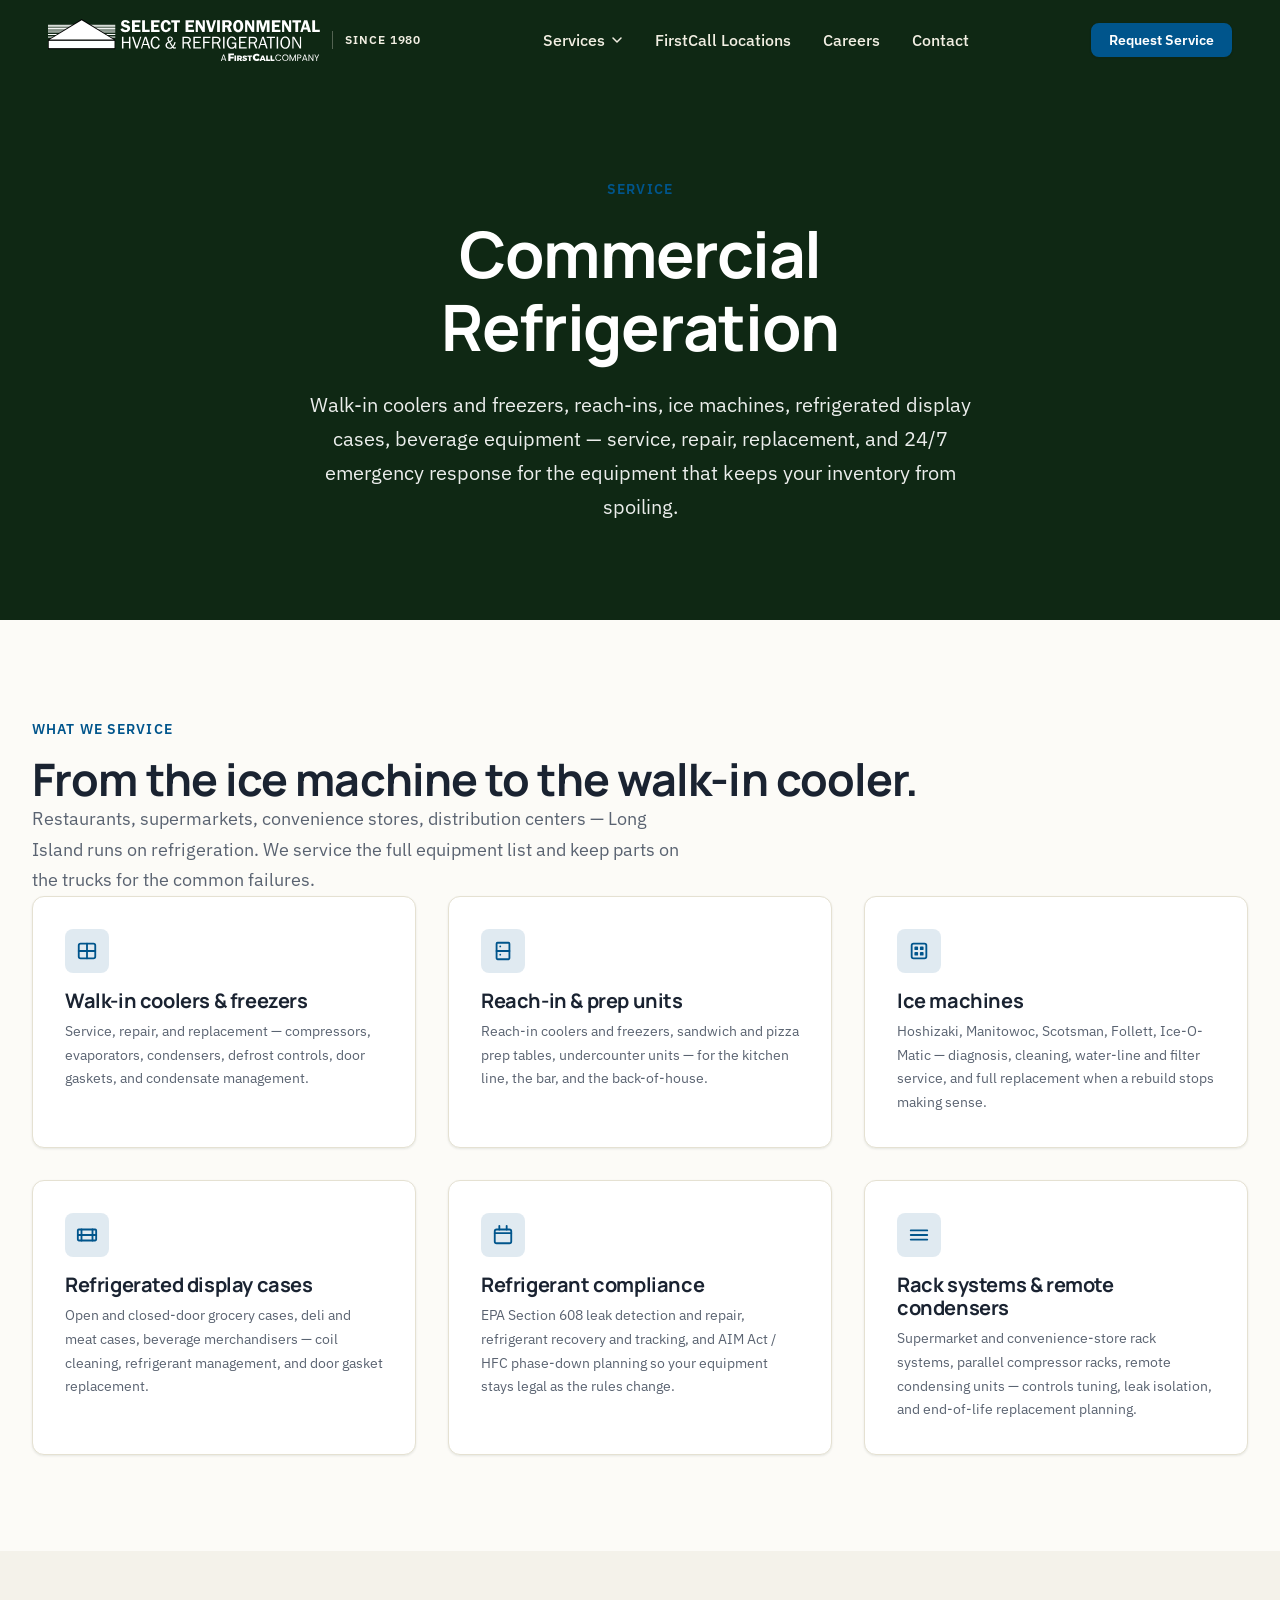
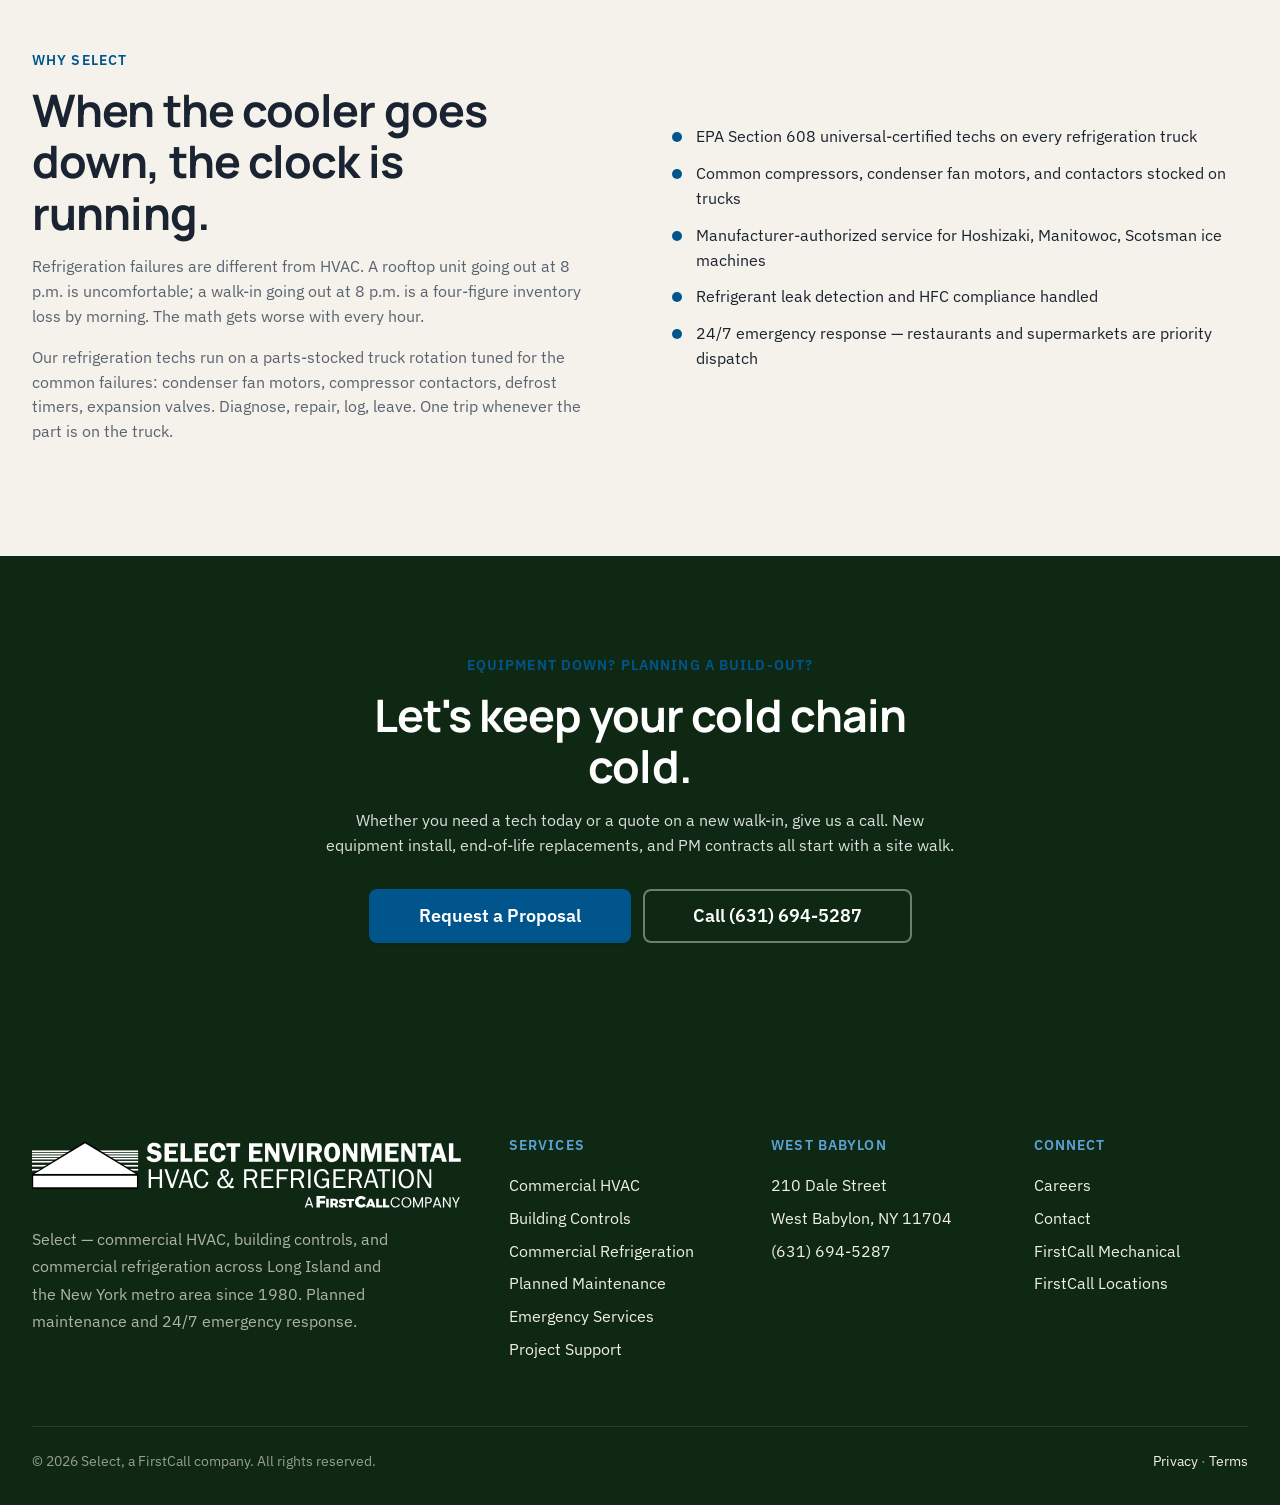
<file: services/commercial-refrigeration.html>
<!DOCTYPE html>
<!--
  ============================================================
  Select Service Page Template
  ============================================================

  Used to hydrate each per-service page under services/<slug>.html
  from services/<slug>/config.json. Mirrors the FirstCall Columbus
  service-page pattern: page-hero, feature-grid, info-grid (why),
  cta-band — but with no multi-location picker (Select is single
  location: West Babylon NY).

  Build directives:
    INLINE_CSS         tokens + base + components + service
    INLINE_LOGO_WHITE  shared/img/logos/select-hero-white.svg
    INLINE_BRANCH_JS   shared/js/site.js
  ============================================================
-->
<html lang="en">
<head>
  <meta charset="UTF-8" />
  <meta name="viewport" content="width=device-width, initial-scale=1.0" />
  <title>Commercial Refrigeration — Select</title>
  <meta name="description" content="Commercial refrigeration service from Select — walk-ins, reach-ins, ice machines, display cases across Long Island. EPA-certified techs, 24/7 emergency response." />
  <link rel="canonical" href="https://selectenv.com/services/commercial-refrigeration" />

  <meta property="og:type" content="website" />
  <meta property="og:title" content="Commercial Refrigeration — Select" />
  <meta property="og:description" content="Commercial refrigeration service from Select — walk-ins, reach-ins, ice machines, display cases across Long Island. EPA-certified techs, 24/7 emergency response." />
  <meta property="og:url" content="https://selectenv.com/services/commercial-refrigeration" />

  <link rel="preconnect" href="https://fonts.googleapis.com" />
  <link rel="preconnect" href="https://fonts.gstatic.com" crossorigin />
  <link href="https://fonts.googleapis.com/css2?family=Manrope:wght@400;500;600;700;800&family=IBM+Plex+Sans:wght@300;400;500;600;700&display=swap" rel="stylesheet" />

  <style>
    /* ===== tokens.css ===== */
/* ============================================================
   Select Design Tokens — exact mirror of Columbus FCM page

   Values copied verbatim from Website Redesign/columbus.html
   inline :root block (per Adam's instruction to match
   Columbus exactly). Cream page bg, dark navy text, deep blue
   accent — NOT the FCG forest-green dark scheme.

   Extra tokens beyond what Columbus inlines (--space-11,
   --leading-snug, --font-mono, extended container sizes, etc.)
   are kept because Select's other CSS files (base.css,
   components.css, branch.css, service.css) reference them.
   Those don't affect color rendering.
   ============================================================ */

:root {
  /* --------------------------------------------------------
     COLOR — Brand (from Columbus inline :root)
     -------------------------------------------------------- */
  --color-primary:        #1A4120;
  --color-primary-dark:   #0F2814;
  --color-primary-mid:    #2D5F36;
  --color-primary-soft:   #4A7D52;

  --color-accent:         #00558C;
  --color-accent-dark:    #003D66;
  --color-accent-light:   #5BA3D6;

  /* --------------------------------------------------------
     COLOR — Surfaces (cream page bg, white cards)
     -------------------------------------------------------- */
  --color-bg:             #FCFBF7;
  --color-bg-soft:        #F4F2EA;
  --color-bg-section:     #EDE9DC;
  --color-bg-dark:        #0F2814;
  --color-bg-card:        #FFFFFF;

  --color-text:           #1A2331;
  --color-text-muted:     #5A6371;
  --color-text-light:     #8A93A1;
  --color-text-on-dark:   #F2EFE3;
  --color-text-on-primary:#FFFFFF;

  --color-border:         #E5E1D2;
  --color-border-strong:  #C9C7B7;
  --color-border-dark:    #0F2814;

  /* --------------------------------------------------------
     INDUSTRIES-GRID TIER TOKENS (Columbus values)
     -------------------------------------------------------- */
  --fc-tier-1:        #0B2E4F;
  --fc-tier-2:        #1E5A8A;
  --fc-tier-3:        #A8C5DC;
  --fc-text-light:    #FFFFFF;
  --fc-text-dark:     #0B2E4F;

  /* --------------------------------------------------------
     COLOR — Semantic
     -------------------------------------------------------- */
  --color-success:        #5BA3D6;
  --color-warning:        #B8861A;
  --color-danger:         #C0392B;
  --color-info:           #5BA3D6;

  /* --------------------------------------------------------
     TYPOGRAPHY (Columbus values)
     -------------------------------------------------------- */
  --font-display: "Manrope", system-ui, -apple-system, "Segoe UI", sans-serif;
  --font-body:    "IBM Plex Sans", system-ui, -apple-system, "Segoe UI", sans-serif;
  --font-mono:    "IBM Plex Mono", ui-monospace, "SF Mono", Menlo, monospace;

  --text-xs:    0.75rem;
  --text-sm:    0.875rem;
  --text-base:  1rem;
  --text-lg:    1.125rem;
  --text-xl:    1.25rem;
  --text-2xl:   1.5rem;
  --text-3xl:   1.875rem;
  --text-4xl:   2.25rem;
  --text-5xl:   3rem;
  --text-6xl:   3.75rem;
  --text-7xl:   4.5rem;

  --weight-regular:  400;
  --weight-medium:   500;
  --weight-semibold: 600;
  --weight-bold:     700;
  --weight-extrabold:800;

  --leading-tight:   1.15;
  --leading-snug:    1.3;
  --leading-normal:  1.55;
  --leading-relaxed: 1.7;

  --tracking-tight:  -0.02em;
  --tracking-normal: 0;
  --tracking-wide:   0.02em;
  --tracking-caps:   0.08em;

  /* SPACING (Columbus + extension --space-11 for branch.css) */
  --space-1:   0.25rem;
  --space-2:   0.5rem;
  --space-3:   0.75rem;
  --space-4:   1rem;
  --space-5:   1.5rem;
  --space-6:   2rem;
  --space-7:   3rem;
  --space-8:   4rem;
  --space-9:   6rem;
  --space-10:  8rem;
  --space-11: 10rem;

  /* LAYOUT (Columbus values + sm/md/lg/xl kept for component breakpoints) */
  --container-sm:  640px;
  --container-md:  768px;
  --container-lg: 1024px;
  --container-xl: 1280px;
  --container-2xl: 1600px;
  --container-content: 1440px;

  --header-height: 80px;
  --header-height-mobile: 64px;
  --pad-x: clamp(1.25rem, 4vw, 3rem);

  /* RADII (Columbus values + radius-none/2xl kept for components.css) */
  --radius-none: 0;
  --radius-sm:   4px;
  --radius-md:   8px;
  --radius-lg:   12px;
  --radius-xl:   16px;
  --radius-2xl:  24px;
  --radius-pill: 999px;

  /* SHADOWS (Columbus values + shadow-xs kept) */
  --shadow-xs: 0 1px 2px rgba(15, 42, 31, 0.04);
  --shadow-sm: 0 1px 3px rgba(15, 42, 31, 0.06), 0 1px 2px rgba(15, 42, 31, 0.04);
  --shadow-md: 0 4px 12px rgba(15, 42, 31, 0.08), 0 2px 4px rgba(15, 42, 31, 0.04);
  --shadow-lg: 0 12px 32px rgba(15, 42, 31, 0.10), 0 4px 8px rgba(15, 42, 31, 0.04);
  --shadow-xl: 0 24px 48px rgba(15, 42, 31, 0.14), 0 8px 16px rgba(15, 42, 31, 0.06);

  /* MOTION (Columbus values + ease-in-out kept) */
  --ease-out:     cubic-bezier(0.16, 1, 0.3, 1);
  --ease-in-out:  cubic-bezier(0.4, 0, 0.2, 1);
  --duration-fast:   150ms;
  --duration-base:   200ms;
  --duration-slow:   320ms;

  /* Z-INDEX */
  --z-base:     1;
  --z-dropdown: 100;
  --z-sticky:   200;
  --z-header:   300;
  --z-overlay:  400;
  --z-modal:    500;
  --z-toast:    600;

  /* Focus ring (Columbus value) */
  --focus-ring: 0 0 0 3px rgba(0, 85, 140, 0.35);
}


/* ===== base.css ===== */
/* ============================================================
   FirstCall Base — resets, typography defaults, utilities
   Depends on tokens.css being loaded first.
   ============================================================ */

/* ---------- Modern reset ---------- */
*, *::before, *::after { box-sizing: border-box; }

* { margin: 0; }

html {
  -webkit-text-size-adjust: 100%;
  text-size-adjust: 100%;
  scroll-behavior: smooth;
}

body {
  min-height: 100vh;
  font-family: var(--font-body);
  font-size: var(--text-base);
  line-height: var(--leading-normal);
  color: var(--color-text);
  background: var(--color-bg);
  -webkit-font-smoothing: antialiased;
  -moz-osx-font-smoothing: grayscale;
  text-rendering: optimizeLegibility;
}

img, svg, video, canvas, picture {
  display: block;
  max-width: 100%;
  height: auto;
}

button, input, select, textarea {
  font: inherit;
  color: inherit;
}

button {
  background: none;
  border: none;
  cursor: pointer;
}

a {
  color: var(--color-primary-mid);
  text-decoration: none;
  transition: color var(--duration-base) var(--ease-out);
}

a:hover {
  color: var(--color-primary);
}

a:focus-visible,
button:focus-visible,
input:focus-visible,
select:focus-visible,
textarea:focus-visible,
[tabindex]:focus-visible {
  outline: none;
  box-shadow: var(--focus-ring);
  border-radius: var(--radius-sm);
}

ul, ol { padding-left: 1.25em; }
ul[role="list"], ol[role="list"] { list-style: none; padding: 0; }

/* ---------- Typography ---------- */

h1, h2, h3, h4, h5, h6 {
  font-family: var(--font-display);
  font-weight: var(--weight-bold);
  line-height: var(--leading-tight);
  letter-spacing: var(--tracking-tight);
  color: var(--color-text);
}

h1, .h1 {
  font-size: clamp(2.25rem, 4.5vw, var(--text-6xl));
  font-weight: var(--weight-bold);
}

h2, .h2 {
  font-size: clamp(1.875rem, 3.5vw, var(--text-5xl));
}

h3, .h3 {
  font-size: clamp(1.5rem, 2.5vw, var(--text-4xl));
}

h4, .h4 {
  font-size: var(--text-2xl);
  letter-spacing: var(--tracking-normal);
}

h5, .h5 {
  font-size: var(--text-xl);
  font-weight: var(--weight-semibold);
  letter-spacing: var(--tracking-normal);
}

h6, .h6 {
  font-size: var(--text-base);
  font-weight: var(--weight-semibold);
  text-transform: uppercase;
  letter-spacing: var(--tracking-caps);
  color: var(--color-text-muted);
}

p {
  line-height: var(--leading-normal);
  color: var(--color-text);
}

.lead {
  font-size: var(--text-lg);
  line-height: var(--leading-relaxed);
  color: var(--color-text-muted);
  max-width: 60ch;
}

.eyebrow {
  display: inline-block;
  font-family: var(--font-body);
  font-size: var(--text-sm);
  font-weight: var(--weight-semibold);
  text-transform: uppercase;
  letter-spacing: var(--tracking-caps);
  color: var(--color-accent);
  margin-bottom: var(--space-3);
}

small, .text-small { font-size: var(--text-sm); }
.text-xs { font-size: var(--text-xs); }
.text-muted { color: var(--color-text-muted); }
.text-light { color: var(--color-text-light); }

/* ---------- Layout utilities ---------- */

.container {
  width: 100%;
  max-width: var(--container-content);
  margin-inline: auto;
  padding-inline: var(--space-5);
}

.container-narrow {
  max-width: 800px;
  margin-inline: auto;
  padding-inline: var(--space-5);
}

.container-wide {
  width: 100%;
  max-width: var(--container-2xl);
  margin-inline: auto;
  padding-inline: var(--space-5);
}

@media (min-width: 768px) {
  .container, .container-narrow, .container-wide {
    padding-inline: var(--space-6);
  }
}

/* Section spacing */
.section {
  padding-block: var(--space-9);
}

.section-tight {
  padding-block: var(--space-7);
}

.section-loose {
  padding-block: var(--space-10);
}

@media (max-width: 767px) {
  .section { padding-block: var(--space-7); }
  .section-loose { padding-block: var(--space-8); }
}

.section--soft { background: var(--color-bg-soft); }
.section--tinted { background: var(--color-bg-section); }
.section--primary { background: var(--color-primary); color: var(--color-text-on-primary); }
.section--dark { background: var(--color-bg-dark); color: var(--color-text-on-dark); }

.section--primary h1, .section--primary h2, .section--primary h3,
.section--primary h4, .section--primary h5, .section--primary h6,
.section--dark h1, .section--dark h2, .section--dark h3,
.section--dark h4, .section--dark h5, .section--dark h6 {
  color: inherit;
}

.section--primary .eyebrow,
.section--dark .eyebrow {
  color: var(--color-accent-light);
}

/* Flex / grid helpers */
.stack > * + * { margin-top: var(--space-4); }
.stack-sm > * + * { margin-top: var(--space-2); }
.stack-lg > * + * { margin-top: var(--space-6); }
.stack-xl > * + * { margin-top: var(--space-7); }

.row {
  display: flex;
  flex-wrap: wrap;
  gap: var(--space-5);
}

.row--between { justify-content: space-between; }
.row--center  { align-items: center; }

.grid {
  display: grid;
  gap: var(--space-6);
}

.grid-2 { grid-template-columns: repeat(2, 1fr); }
.grid-3 { grid-template-columns: repeat(3, 1fr); }
.grid-4 { grid-template-columns: repeat(4, 1fr); }
.grid-6 { grid-template-columns: repeat(6, 1fr); }

@media (max-width: 1023px) {
  .grid-3, .grid-4 { grid-template-columns: repeat(2, 1fr); }
  .grid-6 { grid-template-columns: repeat(3, 1fr); }
}
@media (max-width: 639px) {
  .grid-2, .grid-3, .grid-4, .grid-6 { grid-template-columns: 1fr; }
}

/* Text alignment */
.text-center { text-align: center; }
.text-left   { text-align: left; }
.text-right  { text-align: right; }

/* Display */
.hidden { display: none !important; }

@media (max-width: 767px) {
  .hide-mobile { display: none !important; }
}
@media (min-width: 768px) {
  .show-mobile { display: none !important; }
}

/* Skip-to-content for accessibility */
.skip-link {
  position: absolute;
  top: -100px;
  left: var(--space-4);
  padding: var(--space-3) var(--space-5);
  background: var(--color-primary);
  color: var(--color-text-on-primary);
  border-radius: var(--radius-md);
  font-weight: var(--weight-semibold);
  z-index: var(--z-toast);
  transition: top var(--duration-base) var(--ease-out);
}

.skip-link:focus {
  top: var(--space-4);
}

/* Selection */
::selection {
  background: var(--color-accent);
  color: #fff;
}

/* Reduced motion */
@media (prefers-reduced-motion: reduce) {
  *, *::before, *::after {
    animation-duration: 0.01ms !important;
    animation-iteration-count: 1 !important;
    transition-duration: 0.01ms !important;
    scroll-behavior: auto !important;
  }
}


/* ===== components.css ===== */
/* ============================================================
   FirstCall Components — buttons, cards, forms, nav, footer,
   badges, callouts, photo strip, capabilities grid.
   Depends on tokens.css and base.css.
   ============================================================ */

/* ============================================================
   BUTTONS
   ============================================================ */

.btn {
  display: inline-flex;
  align-items: center;
  justify-content: center;
  gap: var(--space-2);
  padding: var(--space-3) var(--space-6);
  font-family: var(--font-body);
  font-size: var(--text-base);
  font-weight: var(--weight-semibold);
  letter-spacing: var(--tracking-normal);
  line-height: 1;
  border: 2px solid transparent;
  border-radius: var(--radius-md);
  cursor: pointer;
  text-decoration: none;
  transition:
    background-color var(--duration-base) var(--ease-out),
    border-color var(--duration-base) var(--ease-out),
    color var(--duration-base) var(--ease-out),
    transform var(--duration-fast) var(--ease-out),
    box-shadow var(--duration-base) var(--ease-out);
  white-space: nowrap;
}

.btn:active { transform: translateY(1px); }

.btn--primary {
  background: var(--color-accent);
  color: #fff;
  border-color: var(--color-accent);
  box-shadow: var(--shadow-sm);
}
.btn--primary:hover {
  background: var(--color-accent-dark);
  border-color: var(--color-accent-dark);
  color: #fff;
  box-shadow: var(--shadow-md);
}

.btn--secondary {
  background: var(--color-primary);
  color: #fff;
  border-color: var(--color-primary);
}
.btn--secondary:hover {
  background: var(--color-primary-dark);
  border-color: var(--color-primary-dark);
  color: #fff;
}

.btn--outline {
  background: transparent;
  color: var(--color-primary);
  border-color: var(--color-primary);
}
.btn--outline:hover {
  background: var(--color-primary);
  color: #fff;
}

.btn--ghost {
  background: transparent;
  color: var(--color-primary);
  border-color: transparent;
}
.btn--ghost:hover {
  background: var(--color-bg-section);
  color: var(--color-primary-dark);
}

.btn--on-dark {
  background: #fff;
  color: var(--color-primary);
  border-color: #fff;
}
.btn--on-dark:hover {
  background: var(--color-bg-section);
  color: var(--color-primary-dark);
}

.btn--outline-on-dark {
  background: transparent;
  color: #fff;
  border-color: rgba(255,255,255,0.4);
}
.btn--outline-on-dark:hover {
  background: rgba(255,255,255,0.1);
  border-color: #fff;
  color: #fff;
}

/* Size variants */
.btn--sm { padding: var(--space-2) var(--space-4); font-size: var(--text-sm); }
.btn--lg { padding: var(--space-4) var(--space-7); font-size: var(--text-lg); }
.btn--full { width: 100%; }

/* Inline-link arrow button (used a lot on ServiceLogic-style sites) */
.link-arrow {
  display: inline-flex;
  align-items: center;
  gap: var(--space-2);
  font-weight: var(--weight-semibold);
  color: var(--color-primary);
  text-decoration: none;
  transition: gap var(--duration-base) var(--ease-out), color var(--duration-base) var(--ease-out);
}

.link-arrow::after {
  content: "→";
  transition: transform var(--duration-base) var(--ease-out);
  font-weight: var(--weight-regular);
}

.link-arrow:hover {
  color: var(--color-accent);
  gap: var(--space-3);
}

.link-arrow:hover::after { transform: translateX(2px); }

.link-arrow--on-dark { color: var(--color-accent-light); }
.link-arrow--on-dark:hover { color: #fff; }

/* ============================================================
   CARDS
   ============================================================ */

.card {
  background: var(--color-bg);
  border: 1px solid var(--color-border);
  border-radius: var(--radius-lg);
  padding: var(--space-6);
  transition:
    border-color var(--duration-base) var(--ease-out),
    box-shadow var(--duration-base) var(--ease-out),
    transform var(--duration-base) var(--ease-out);
}

.card--hover:hover {
  border-color: var(--color-border-strong);
  box-shadow: var(--shadow-lg);
  transform: translateY(-2px);
}

.card--feature {
  display: flex;
  flex-direction: column;
  gap: var(--space-4);
}

.card--feature .card__icon {
  width: 56px;
  height: 56px;
  display: inline-flex;
  align-items: center;
  justify-content: center;
  background: var(--color-bg-section);
  color: var(--color-primary);
  border-radius: var(--radius-md);
}

.card--feature .card__icon svg { width: 28px; height: 28px; }

.card__title {
  font-family: var(--font-display);
  font-size: var(--text-xl);
  font-weight: var(--weight-bold);
  letter-spacing: var(--tracking-tight);
  color: var(--color-text);
}

.card__body {
  color: var(--color-text-muted);
  line-height: var(--leading-relaxed);
}

/* Branch quick-card (used on parent homepage) */
.branch-card {
  background: var(--color-bg);
  border: 1px solid var(--color-border);
  border-radius: var(--radius-lg);
  padding: var(--space-6);
  display: flex;
  flex-direction: column;
  gap: var(--space-3);
  transition:
    border-color var(--duration-base) var(--ease-out),
    box-shadow var(--duration-base) var(--ease-out),
    transform var(--duration-base) var(--ease-out);
}

.branch-card:hover {
  border-color: var(--color-primary-mid);
  box-shadow: var(--shadow-lg);
  transform: translateY(-2px);
}

.branch-card__location {
  font-family: var(--font-body);
  font-size: var(--text-sm);
  font-weight: var(--weight-semibold);
  text-transform: uppercase;
  letter-spacing: var(--tracking-caps);
  color: var(--color-accent);
}

.branch-card__name {
  font-family: var(--font-display);
  font-size: var(--text-2xl);
  font-weight: var(--weight-bold);
  letter-spacing: var(--tracking-tight);
}

.branch-card__phone {
  font-size: var(--text-lg);
  font-weight: var(--weight-medium);
  color: var(--color-text);
}

.branch-card__phone a { color: inherit; }
.branch-card__phone a:hover { color: var(--color-primary); }

/* ============================================================
   FORMS
   ============================================================ */

.form-field {
  display: flex;
  flex-direction: column;
  gap: var(--space-2);
  margin-bottom: var(--space-4);
}

.form-label {
  font-family: var(--font-body);
  font-size: var(--text-sm);
  font-weight: var(--weight-semibold);
  color: var(--color-text);
}

.form-label .required {
  color: var(--color-accent);
  margin-left: 2px;
}

.form-input,
.form-textarea,
.form-select {
  width: 100%;
  padding: var(--space-3) var(--space-4);
  font-family: var(--font-body);
  font-size: var(--text-base);
  color: var(--color-text);
  background: var(--color-bg);
  border: 1.5px solid var(--color-border);
  border-radius: var(--radius-md);
  transition: border-color var(--duration-base) var(--ease-out), background var(--duration-base) var(--ease-out);
}

.form-input:hover,
.form-textarea:hover,
.form-select:hover {
  border-color: var(--color-border-strong);
}

.form-input:focus,
.form-textarea:focus,
.form-select:focus {
  outline: none;
  border-color: var(--color-primary-mid);
  box-shadow: 0 0 0 3px rgba(0, 85, 140, 0.15);
}

.form-textarea {
  min-height: 140px;
  resize: vertical;
  line-height: var(--leading-normal);
}

.form-select {
  appearance: none;
  background-image: url("data:image/svg+xml;utf8,<svg xmlns='http://www.w3.org/2000/svg' viewBox='0 0 20 20' fill='%231A2421'><path d='M5 8l5 5 5-5z'/></svg>");
  background-repeat: no-repeat;
  background-position: right var(--space-4) center;
  background-size: 16px;
  padding-right: var(--space-7);
}

.form-help {
  font-size: var(--text-xs);
  color: var(--color-text-light);
}

.form-error {
  font-size: var(--text-xs);
  color: var(--color-danger);
  font-weight: var(--weight-medium);
}

.form-input--error,
.form-textarea--error,
.form-select--error {
  border-color: var(--color-danger);
}

/* Checkbox / radio */
.form-checkbox,
.form-radio {
  display: flex;
  gap: var(--space-3);
  align-items: flex-start;
  cursor: pointer;
  font-size: var(--text-sm);
}

.form-checkbox input,
.form-radio input {
  margin-top: 2px;
  accent-color: var(--color-primary);
  width: 18px;
  height: 18px;
}

/* ============================================================
   HEADER / NAV  (Columbus-style: dark green bar over cream page)
   ============================================================ */

.site-header {
  position: sticky;
  top: 0;
  z-index: var(--z-header);
  background: #0F2814;
  height: var(--header-height);
  display: flex;
  align-items: center;
  transition: box-shadow var(--duration-base) var(--ease-out);
}

.site-header.is-scrolled {
  box-shadow: 0 1px 0 rgba(0,0,0,0.4), var(--shadow-sm);
}

.site-header__inner {
  width: 100%;
  max-width: var(--container-2xl);
  margin-inline: auto;
  padding-inline: var(--pad-x);
  display: flex;
  align-items: center;
  justify-content: space-between;
  gap: var(--space-6);
}

.site-header__logo {
  display: inline-flex;
  align-items: center;
  gap: var(--space-3);
  text-decoration: none;
}

.site-header__logo svg {
  height: 50px;
  width: auto;
  display: block;
}

.site-header__tagline {
  font-family: var(--font-body);
  font-size: var(--text-xs);
  font-weight: var(--weight-semibold);
  text-transform: uppercase;
  letter-spacing: var(--tracking-caps);
  color: var(--color-text-on-dark);
  padding-left: var(--space-3);
  border-left: 1px solid rgba(242, 239, 227, 0.3);
}

@media (max-width: 767px) { .site-header__tagline { display: none; } }

.site-nav {
  display: flex;
  align-items: center;
  gap: var(--space-6);
}

.site-nav__link {
  font-family: var(--font-body);
  font-size: var(--text-base);
  font-weight: var(--weight-medium);
  color: var(--color-text-on-dark);
  text-decoration: none;
  padding: var(--space-2) 0;
  position: relative;
  transition: color var(--duration-base) var(--ease-out);
}

.site-nav__link::after {
  content: "";
  position: absolute;
  left: 0;
  bottom: -4px;
  width: 0;
  height: 2px;
  background: var(--color-accent-light);
  transition: width var(--duration-base) var(--ease-out);
}

.site-nav__link:hover { color: var(--color-accent-light); }

.site-nav__link:hover::after,
.site-nav__link[aria-current="page"]::after {
  width: 100%;
}

.site-nav__link[aria-current="page"] {
  color: var(--color-accent-light);
  font-weight: var(--weight-semibold);
}

/* Nav dropdowns (Services + STR Locations) */
.site-nav__dropdown-wrap { position: relative; }
.site-nav__dropdown-toggle {
  background: none;
  border: none;
  cursor: pointer;
  display: inline-flex;
  align-items: center;
  gap: 6px;
}
.site-nav__caret {
  width: 12px;
  height: 12px;
  transition: transform var(--duration-base) var(--ease-out);
}
.site-nav__dropdown-toggle[aria-expanded="true"] .site-nav__caret { transform: rotate(180deg); }
.site-nav__dropdown {
  position: absolute;
  top: calc(100% + 6px);
  left: -8px;
  min-width: 240px;
  background: rgba(15, 40, 20, 0.97);
  backdrop-filter: saturate(180%) blur(10px);
  -webkit-backdrop-filter: saturate(180%) blur(10px);
  border: 1px solid rgba(74, 125, 82, 0.35);
  border-radius: var(--radius-md);
  padding: var(--space-2);
  box-shadow: var(--shadow-lg);
  opacity: 0;
  pointer-events: none;
  transform: translateY(-4px);
  transition: opacity var(--duration-base) var(--ease-out), transform var(--duration-base) var(--ease-out);
  z-index: 1;
}
.site-nav__dropdown.is-open {
  opacity: 1;
  pointer-events: auto;
  transform: translateY(0);
}
.site-nav__dropdown-link {
  display: block;
  padding: var(--space-3) var(--space-3);
  color: var(--color-text-on-dark);
  border-radius: var(--radius-sm);
  font-size: var(--text-base);
  font-weight: var(--weight-medium);
  text-decoration: none;
  transition: background var(--duration-base) var(--ease-out), color var(--duration-base) var(--ease-out);
}
.site-nav__dropdown-link:hover,
.site-nav__dropdown-link:focus-visible {
  background: rgba(91, 163, 214, 0.15);
  color: var(--color-accent-light);
}
.site-nav__dropdown-link[aria-current="page"] {
  color: var(--color-accent-light);
  background: rgba(91, 163, 214, 0.1);
}

.site-header__cta {
  display: flex;
  align-items: center;
  gap: var(--space-3);
}

/* Mobile menu toggle */
.menu-toggle {
  display: none;
  width: 44px;
  height: 44px;
  align-items: center;
  justify-content: center;
  border-radius: var(--radius-md);
}

.menu-toggle:hover { background: rgba(242, 239, 227, 0.1); }

.menu-toggle__bars,
.menu-toggle__bars::before,
.menu-toggle__bars::after {
  display: block;
  width: 22px;
  height: 2px;
  background: var(--color-text-on-dark);
  position: relative;
  transition: transform var(--duration-base) var(--ease-out), top var(--duration-base) var(--ease-out);
}

.menu-toggle__bars::before,
.menu-toggle__bars::after {
  content: "";
  position: absolute;
  left: 0;
}

.menu-toggle__bars::before { top: -7px; }
.menu-toggle__bars::after  { top: 7px; }

@media (max-width: 1023px) {
  .menu-toggle { display: inline-flex; }
  .site-nav {
    position: fixed;
    top: var(--header-height);
    left: 0;
    right: 0;
    background: var(--color-primary-dark);
    flex-direction: column;
    align-items: stretch;
    padding: var(--space-5);
    border-bottom: 1px solid var(--color-border);
    box-shadow: var(--shadow-lg);
    transform: translateY(-120%);
    transition: transform var(--duration-slow) var(--ease-out);
    gap: 0;
  }
  .site-nav.is-open { transform: translateY(0); }
  .site-nav__link {
    padding-block: var(--space-4);
    border-bottom: 1px solid rgba(74, 125, 82, 0.4);
    font-size: var(--text-lg);
  }
  .site-nav__link:last-child { border-bottom: none; }
  .site-nav__link::after { display: none; }
  .site-header__cta .btn { display: none; }
  .hide-mobile { display: none !important; }

  /* Mobile dropdowns: full-width toggle + collapsible inline menu */
  .site-nav__dropdown-wrap { width: 100%; }
  .site-nav__dropdown-toggle {
    width: 100%;
    justify-content: space-between;
    padding-block: var(--space-4);
    border-bottom: 1px solid rgba(74, 125, 82, 0.4);
    font-size: var(--text-lg);
    color: var(--color-text-on-dark);
  }
  .site-nav__dropdown {
    position: static;
    opacity: 1;
    pointer-events: auto;
    transform: none;
    background: transparent;
    backdrop-filter: none;
    -webkit-backdrop-filter: none;
    border: none;
    border-radius: 0;
    box-shadow: none;
    padding: 0;
    min-width: 0;
    max-height: 0;
    overflow: hidden;
    transition: max-height var(--duration-slow) var(--ease-out);
  }
  .site-nav__dropdown.is-open { max-height: 400px; }
  .site-nav__dropdown-link {
    padding-block: var(--space-3);
    padding-left: var(--space-5);
    border-bottom: 1px solid rgba(74, 125, 82, 0.25);
    font-size: var(--text-base);
  }
}

/* ============================================================
   FOOTER
   ============================================================ */

.site-footer {
  background: var(--color-bg-dark);
  color: var(--color-text-on-dark);
  padding-block: var(--space-9) var(--space-6);
}

.site-footer a { color: var(--color-text-on-dark); text-decoration: none; }
.site-footer a:hover { color: var(--color-accent-light); }

.site-footer__grid {
  display: grid;
  grid-template-columns: 2fr 1fr 1fr 1fr;
  gap: var(--space-7);
  margin-bottom: var(--space-8);
}

@media (max-width: 1023px) {
  .site-footer__grid { grid-template-columns: 1fr 1fr; }
}
@media (max-width: 639px) {
  .site-footer__grid { grid-template-columns: 1fr; }
}

.site-footer__heading {
  font-family: var(--font-body);
  font-size: var(--text-sm);
  font-weight: var(--weight-semibold);
  text-transform: uppercase;
  letter-spacing: var(--tracking-caps);
  color: var(--color-accent-light);
  margin-bottom: var(--space-4);
}

.site-footer__list { list-style: none; padding: 0; display: flex; flex-direction: column; gap: var(--space-2); }
.site-footer__list a { font-size: var(--text-base); }

.site-footer__brand p {
  color: rgba(242, 239, 227, 0.7);
  max-width: 36ch;
  margin-top: var(--space-3);
  line-height: var(--leading-relaxed);
}

.site-footer__bottom {
  padding-top: var(--space-5);
  border-top: 1px solid rgba(255,255,255,0.1);
  display: flex;
  justify-content: space-between;
  flex-wrap: wrap;
  gap: var(--space-4);
  font-size: var(--text-sm);
  color: rgba(242, 239, 227, 0.6);
}

/* ============================================================
   BADGES / TAGS / CALLOUTS
   ============================================================ */

.badge {
  display: inline-flex;
  align-items: center;
  gap: var(--space-2);
  padding: var(--space-1) var(--space-3);
  font-size: var(--text-xs);
  font-weight: var(--weight-semibold);
  text-transform: uppercase;
  letter-spacing: var(--tracking-caps);
  border-radius: var(--radius-pill);
  background: var(--color-bg-section);
  color: var(--color-primary);
}

.badge--accent { background: var(--color-accent); color: #fff; }
.badge--primary { background: var(--color-primary); color: #fff; }
.badge--outline { background: transparent; border: 1.5px solid var(--color-border-strong); color: var(--color-text-muted); }

.callout {
  background: var(--color-bg-section);
  border-left: 4px solid var(--color-accent);
  padding: var(--space-5) var(--space-6);
  border-radius: var(--radius-md);
}

/* ============================================================
   PHOTO STRIP (horizontal scrolling row used on branch sites)
   ============================================================ */

.photo-strip {
  display: grid;
  grid-auto-flow: column;
  grid-auto-columns: minmax(280px, 1fr);
  gap: var(--space-4);
  overflow-x: auto;
  padding-bottom: var(--space-3);
  scroll-snap-type: x mandatory;
  scrollbar-width: thin;
}

.photo-strip__item {
  scroll-snap-align: start;
  aspect-ratio: 4 / 3;
  border-radius: var(--radius-lg);
  overflow: hidden;
  background: var(--color-bg-section);
}

.photo-strip__item img {
  width: 100%;
  height: 100%;
  object-fit: cover;
}

@media (min-width: 1024px) {
  .photo-strip {
    grid-auto-columns: minmax(0, 1fr);
    grid-auto-flow: row;
    grid-template-columns: repeat(4, 1fr);
    overflow: visible;
  }
}

/* ============================================================
   CAPABILITIES GRID (homepage + branch)
   ============================================================ */

.capabilities {
  display: grid;
  grid-template-columns: repeat(3, 1fr);
  gap: var(--space-5);
}

@media (max-width: 1023px) { .capabilities { grid-template-columns: repeat(2, 1fr); } }
@media (max-width: 639px)  { .capabilities { grid-template-columns: 1fr; } }

.capability {
  background: var(--color-bg);
  border: 1px solid var(--color-border);
  border-radius: var(--radius-lg);
  padding: var(--space-6);
  display: flex;
  flex-direction: column;
  gap: var(--space-3);
  transition:
    border-color var(--duration-base) var(--ease-out),
    box-shadow var(--duration-base) var(--ease-out),
    transform var(--duration-base) var(--ease-out);
}

.capability:hover {
  border-color: var(--color-primary-mid);
  box-shadow: var(--shadow-lg);
  transform: translateY(-2px);
}

.capability__icon {
  width: 56px;
  height: 56px;
  display: inline-flex;
  align-items: center;
  justify-content: center;
  background: var(--color-primary);
  color: #fff;
  border-radius: var(--radius-md);
}

.capability__icon svg { width: 28px; height: 28px; }

.capability__title {
  font-family: var(--font-display);
  font-size: var(--text-xl);
  font-weight: var(--weight-bold);
  letter-spacing: var(--tracking-tight);
}

.capability__body {
  color: var(--color-text-muted);
  line-height: var(--leading-relaxed);
  font-size: var(--text-base);
}

/* ============================================================
   HERO (parent + branch share this structural pattern)
   ============================================================ */

.hero {
  position: relative;
  padding-block: var(--space-10) var(--space-9);
  overflow: hidden;
}

.hero--with-photo {
  display: grid;
  grid-template-columns: 1fr 1fr;
  gap: var(--space-8);
  align-items: center;
}

@media (max-width: 1023px) {
  .hero--with-photo { grid-template-columns: 1fr; gap: var(--space-6); }
}

.hero__eyebrow {
  display: inline-block;
  font-size: var(--text-sm);
  font-weight: var(--weight-semibold);
  text-transform: uppercase;
  letter-spacing: var(--tracking-caps);
  color: var(--color-accent);
  margin-bottom: var(--space-4);
}

.hero__title {
  font-family: var(--font-display);
  font-size: clamp(2.5rem, 5vw, var(--text-7xl));
  font-weight: var(--weight-extrabold);
  line-height: var(--leading-tight);
  letter-spacing: var(--tracking-tight);
  margin-bottom: var(--space-5);
  max-width: 16ch;
}

.hero__lede {
  font-size: var(--text-xl);
  line-height: var(--leading-relaxed);
  color: var(--color-text-muted);
  max-width: 50ch;
  margin-bottom: var(--space-6);
}

.hero__cta {
  display: flex;
  flex-wrap: wrap;
  gap: var(--space-3);
}

.hero__photo {
  aspect-ratio: 5 / 4;
  border-radius: var(--radius-xl);
  overflow: hidden;
  background: var(--color-bg-section);
  box-shadow: var(--shadow-xl);
}

.hero__photo img {
  width: 100%; height: 100%; object-fit: cover;
}

/* ============================================================
   COLOR SWATCHES (used in styleguide only, but kept here so
   the swatch component is documented within the system)
   ============================================================ */

.swatch {
  display: flex;
  flex-direction: column;
  gap: var(--space-2);
}

.swatch__chip {
  height: 96px;
  border-radius: var(--radius-md);
  border: 1px solid var(--color-border);
}

.swatch__meta {
  font-size: var(--text-xs);
  color: var(--color-text-muted);
}

.swatch__meta strong {
  display: block;
  color: var(--color-text);
  font-size: var(--text-sm);
  font-weight: var(--weight-semibold);
}


/* ===== service.css ===== */
/* ============================================================
   shared/css/service.css

   Page-specific styles for per-service pages (the template at
   shared/templates/service.html). Inlined by
   scripts/build-branches.js when building service pages.

   Extracted from the FirstCall Columbus service-page reference
   (Website Redesign/columbus/planned-maintenance.html etc.) so
   STR's service pages match that visual structure exactly.
   ============================================================ */

/* ===== PAGE HERO (text-only, dark green band) ===== */
.page-hero {
  position: relative;
  padding-bottom: var(--space-9);
  padding-top: calc(var(--header-height) + var(--space-9));
  margin-top: calc(var(--header-height) * -1);
  background: var(--color-primary-dark);
  color: #fff;
  text-align: center;
}
@media (max-width: 767px) {
  .page-hero {
    padding-bottom: var(--space-7);
    padding-top: calc(var(--header-height) + var(--space-6));
  }
}
.page-hero__inner { max-width: 760px; margin-inline: auto; }
.page-hero__eyebrow {
  display: inline-block;
  font-size: var(--text-sm);
  font-weight: var(--weight-semibold);
  text-transform: uppercase;
  letter-spacing: var(--tracking-caps);
  color: var(--color-accent);
  margin-bottom: var(--space-4);
}
.page-hero__title {
  font-size: clamp(2.25rem, 5vw, 4rem);
  color: #fff;
  margin-bottom: var(--space-5);
}
.page-hero__lede {
  font-size: var(--text-xl);
  line-height: var(--leading-relaxed);
  color: rgba(255, 255, 255, 0.92);
  max-width: 56ch;
  margin-inline: auto;
}

/* ===== FEATURE CARDS (3-up grid of capability tiles) ===== */
.feature-grid {
  display: grid;
  grid-template-columns: repeat(3, 1fr);
  gap: var(--space-6);
}
@media (max-width: 1023px) { .feature-grid { grid-template-columns: repeat(2, 1fr); } }
@media (max-width: 639px)  { .feature-grid { grid-template-columns: 1fr; } }
.feature {
  background: var(--color-bg-card);
  padding: var(--space-6);
  border-radius: var(--radius-lg);
  border: 1px solid var(--color-border);
  box-shadow: var(--shadow-sm);
  transition: transform var(--duration-base) var(--ease-out),
              box-shadow var(--duration-base) var(--ease-out);
}
.feature:hover {
  transform: translateY(-3px);
  box-shadow: var(--shadow-md);
}
.feature__icon {
  width: 44px;
  height: 44px;
  border-radius: var(--radius-md);
  background: rgba(0, 85, 140, 0.12);
  color: var(--color-accent);
  display: flex;
  align-items: center;
  justify-content: center;
  margin-bottom: var(--space-4);
}
.feature__icon svg { width: 22px; height: 22px; }
.feature h3 {
  font-size: var(--text-xl);
  margin-bottom: var(--space-2);
}
.feature p {
  color: var(--color-text-muted);
  line-height: var(--leading-relaxed);
  font-size: var(--text-sm);
}

/* ===== TWO-COLUMN INFO BLOCK (why-it-matters band) ===== */
.info-grid {
  display: grid;
  grid-template-columns: 1fr 1fr;
  gap: var(--space-8);
  align-items: center;
}
@media (max-width: 1023px) { .info-grid { grid-template-columns: 1fr; gap: var(--space-6); } }
.info-grid h2 {
  margin-bottom: var(--space-4);
  max-width: 18ch;
}
.info-grid p {
  color: var(--color-text-muted);
  margin-bottom: var(--space-4);
  max-width: 56ch;
}
.info-grid ul { list-style: none; padding: 0; }
.info-grid li {
  padding-left: var(--space-5);
  position: relative;
  margin-bottom: var(--space-3);
  color: var(--color-text);
}
.info-grid li::before {
  content: "";
  position: absolute;
  left: 0;
  top: 8px;
  width: 10px;
  height: 10px;
  border-radius: 50%;
  background: var(--color-accent);
}

/* ===== CTA BAND (bottom dark green prompt) ===== */
.cta-band {
  background: var(--color-bg-dark);
  color: var(--color-text-on-dark);
  padding-block: var(--space-9);
  text-align: center;
}
.cta-band__inner { max-width: 700px; margin-inline: auto; }
.cta-band h2 {
  color: #fff;
  margin-bottom: var(--space-4);
}
.cta-band p {
  color: rgba(255, 255, 255, 0.85);
  margin-bottom: var(--space-6);
}
.cta-band__row {
  display: flex;
  justify-content: center;
  gap: var(--space-3);
  flex-wrap: wrap;
}

/* ===== "AT-YOUR-LOCATION" PICKER (4 STR offices at the bottom) ===== */
.location-picker {
  display: grid;
  grid-template-columns: repeat(4, 1fr);
  gap: var(--space-4);
  margin-top: var(--space-6);
}
@media (max-width: 1023px) { .location-picker { grid-template-columns: repeat(2, 1fr); } }
@media (max-width: 639px)  { .location-picker { grid-template-columns: 1fr; } }
.location-picker__item {
  background: rgba(255, 255, 255, 0.06);
  border: 1px solid rgba(255, 255, 255, 0.18);
  border-radius: var(--radius-md);
  padding: var(--space-4);
  color: var(--color-text-on-dark);
  text-decoration: none;
  text-align: left;
  display: flex;
  flex-direction: column;
  gap: var(--space-2);
  transition: background var(--duration-base) var(--ease-out),
              border-color var(--duration-base) var(--ease-out),
              transform var(--duration-base) var(--ease-out);
}
.location-picker__item:hover {
  background: rgba(91, 163, 214, 0.12);
  border-color: var(--color-accent-light);
  transform: translateY(-2px);
}
.location-picker__city {
  font-family: var(--font-display);
  font-weight: var(--weight-bold);
  font-size: var(--text-lg);
  color: #fff;
}
.location-picker__phone {
  font-size: var(--text-sm);
  color: var(--color-accent-light);
  font-weight: var(--weight-medium);
}

/* ============================================================
   RESIDENTIAL-PAGE BONUS SECTIONS
   Gated behind a "showResidentialExtras" #if in the template.
   ============================================================ */

/* ===== Social proof strip (Google rating + BBB + pricing promise) ===== */
.social-proof-strip {
  background: var(--color-bg-soft);
  border-top: 1px solid var(--color-border);
  border-bottom: 1px solid var(--color-border);
  padding-block: var(--space-5);
}
.social-proof-strip__inner {
  display: grid;
  grid-template-columns: auto auto 1fr;
  align-items: center;
  gap: var(--space-7);
}
@media (max-width: 1023px) {
  .social-proof-strip__inner {
    grid-template-columns: 1fr;
    gap: var(--space-4);
    text-align: center;
  }
}

.social-proof__google {
  display: inline-flex;
  align-items: center;
  gap: var(--space-3);
  text-decoration: none;
  color: var(--color-text);
}
.social-proof__google:hover { color: var(--color-accent); }
.social-proof__stars {
  --rating: 5;
  display: inline-block;
  position: relative;
  font-size: var(--text-xl);
  letter-spacing: 2px;
  line-height: 1;
  color: #d1d5db;
}
.social-proof__stars::before {
  content: "★★★★★";
  position: absolute;
  top: 0;
  left: 0;
  width: calc((var(--rating) / 5) * 100%);
  overflow: hidden;
  white-space: nowrap;
  color: #F5A623;
}
.social-proof__rating {
  font-family: var(--font-display);
  font-size: var(--text-2xl);
  font-weight: var(--weight-bold);
  color: var(--color-text);
}
.social-proof__count {
  font-size: var(--text-sm);
  color: var(--color-text-muted);
}

.social-proof__bbb {
  display: inline-flex;
  align-items: center;
  gap: var(--space-3);
  text-decoration: none;
  padding: var(--space-2) var(--space-4);
  border: 2px solid var(--color-primary);
  border-radius: var(--radius-md);
  transition: background var(--duration-base) var(--ease-out);
}
.social-proof__bbb:hover { background: rgba(0, 0, 159, 0.05); }
.social-proof__bbb-badge {
  font-family: var(--font-display);
  font-size: var(--text-base);
  font-weight: var(--weight-extrabold);
  color: var(--color-primary);
  letter-spacing: 0.05em;
}
.social-proof__bbb-rating {
  font-size: var(--text-sm);
  font-weight: var(--weight-semibold);
  color: var(--color-text);
}

.social-proof__pricing {
  font-size: var(--text-base);
  font-weight: var(--weight-medium);
  color: var(--color-text);
  line-height: var(--leading-snug);
  max-width: 48ch;
  justify-self: end;
}
@media (max-width: 1023px) {
  .social-proof__pricing { justify-self: center; max-width: 60ch; }
}

/* ===== Testimonials grid (2x2 desktop / 1-col mobile) ===== */
.testimonials-grid {
  display: grid;
  grid-template-columns: repeat(2, 1fr);
  gap: var(--space-5);
}
@media (max-width: 767px) { .testimonials-grid { grid-template-columns: 1fr; } }
.testimonial {
  background: var(--color-bg-card);
  border: 1px solid var(--color-border);
  border-radius: var(--radius-lg);
  padding: var(--space-6);
  box-shadow: var(--shadow-sm);
}
.testimonial__stars {
  color: #F5A623;
  font-size: var(--text-lg);
  letter-spacing: 2px;
  margin-bottom: var(--space-3);
}
.testimonial__quote {
  font-size: var(--text-base);
  line-height: var(--leading-relaxed);
  color: var(--color-text);
  margin: 0 0 var(--space-4);
  font-style: italic;
}
.testimonial__quote::before { content: "\201C"; }
.testimonial__quote::after  { content: "\201D"; }
.testimonial__attribution {
  font-size: var(--text-sm);
  color: var(--color-text-muted);
  border-top: 1px solid var(--color-border);
  padding-top: var(--space-3);
}
.testimonial__name {
  font-weight: var(--weight-semibold);
  color: var(--color-text);
}

/* ===== Service area + trust badges (2-col) ===== */
.service-trust-grid {
  display: grid;
  grid-template-columns: 1fr 1fr;
  gap: var(--space-8);
}
@media (max-width: 1023px) { .service-trust-grid { grid-template-columns: 1fr; gap: var(--space-6); } }

.service-area h2,
.trust-badges-col h2 {
  margin-bottom: var(--space-4);
  max-width: 20ch;
}
.service-area p { color: var(--color-text-muted); margin-bottom: var(--space-4); }

.service-area__counties {
  list-style: none;
  padding: 0;
  display: grid;
  grid-template-columns: repeat(2, 1fr);
  gap: var(--space-2);
  margin-bottom: var(--space-5);
}
.service-area__counties li {
  padding-left: var(--space-5);
  position: relative;
  font-weight: var(--weight-semibold);
  color: var(--color-text);
}
.service-area__counties li::before {
  content: "";
  position: absolute;
  left: 0;
  top: 7px;
  width: 10px;
  height: 10px;
  border-radius: 50%;
  background: var(--color-accent);
}

.service-area__towns-label {
  font-size: var(--text-sm);
  color: var(--color-text-muted);
  text-transform: uppercase;
  letter-spacing: var(--tracking-caps);
  font-weight: var(--weight-semibold);
  margin-bottom: var(--space-3) !important;
}
.service-area__towns {
  display: flex;
  flex-wrap: wrap;
  gap: var(--space-2);
  margin-bottom: var(--space-5) !important;
}
.service-area__towns span {
  background: var(--color-bg-section);
  color: var(--color-text);
  padding: 4px 12px;
  border-radius: var(--radius-pill);
  font-size: var(--text-sm);
  font-weight: var(--weight-medium);
}
.service-area__note {
  font-size: var(--text-sm);
  color: var(--color-text-muted);
}
.service-area__note a {
  color: var(--color-accent);
  font-weight: var(--weight-semibold);
}

.trust-badges {
  list-style: none;
  padding: 0;
  display: flex;
  flex-direction: column;
  gap: var(--space-3);
}
.trust-badge {
  display: flex;
  align-items: center;
  gap: var(--space-3);
  padding: var(--space-3) var(--space-4);
  background: var(--color-bg-card);
  border: 1px solid var(--color-border);
  border-radius: var(--radius-md);
}
.trust-badge__check {
  width: 28px;
  height: 28px;
  border-radius: 50%;
  background: var(--color-accent);
  color: #fff;
  display: inline-flex;
  align-items: center;
  justify-content: center;
  flex: 0 0 auto;
}
.trust-badge__check svg { width: 16px; height: 16px; }
.trust-badge__label {
  font-family: var(--font-display);
  font-weight: var(--weight-semibold);
  font-size: var(--text-base);
  color: var(--color-text);
}

  </style>
</head>

<body>
  <a href="#main" class="skip-link">Skip to content</a>

  <!-- HEADER -->
  <header class="site-header" role="banner">
    <div class="site-header__inner">
      <a class="site-header__logo" href="../index.html" aria-label="Select, home">
        <svg id="Layer_1" data-name="Layer 1" xmlns="http://www.w3.org/2000/svg" viewBox="0 0 1606.92 295.61">
  <defs>
    <style>
      .cls-1 {
        fill: #010101;
      }

      .cls-2 {
        fill: #fff;
      }
    </style>
  </defs>
  <text/>
  <g>
    <rect class="cls-2" y="57.94" width="397.72" height="6.06"/>
    <rect class="cls-2" y="66.91" width="397.72" height="6.06"/>
    <rect class="cls-2" y="76.36" width="397.72" height="6.06"/>
    <rect class="cls-2" y="85.57" width="397.72" height="6.06"/>
    <rect class="cls-2" y="112.23" width="397.72" height="6.06"/>
    <rect class="cls-2" y="127.26" width="397.72" height="6.06"/>
    <rect class="cls-2" y="97.21" width="397.72" height="6.06"/>
    <polygon class="cls-1" points=".33 145.93 198.94 23.27 397.4 145.93 .33 145.93"/>
    <polygon class="cls-2" points="8.46 145.93 198.94 30.79 389.26 145.93 8.46 145.93"/>
    <rect class="cls-1" y="145.93" width="397.72" height="56.72"/>
    <rect class="cls-2" x="4.39" y="152.72" width="388.94" height="43.15"/>
  </g>
  <g>
    <path class="cls-2" d="M1078.87,238.11v8.62h19.2v9.85h-19.2v14.83h-12.8v-43.14h33.48v9.85h-20.68Z"/>
    <path class="cls-2" d="M1102.47,271.66v-32.54h9.65v32.54h-9.65Z"/>
    <path class="cls-2" d="M1132.8,262.84h-5.11v8.77h-9.65v-32.54h15.18c8.73,0,13.74,4.18,13.74,11.56,0,4.83-1.95,8.35-5.48,10.35l6.59,10.63h-10.95l-4.32-8.77ZM1133.21,255.41c2.88,0,4.55-1.58,4.55-4.5s-1.67-4.41-4.55-4.41h-5.52v8.91h5.52Z"/>
    <path class="cls-2" d="M1177.4,243.02l-3.57,7.43c-3.34-1.9-8.08-3.62-10.82-3.62-1.62,0-2.69.56-2.69,1.76,0,4.78,16.99,1.95,16.99,13.69,0,6.92-6.13,10.21-13.41,10.21-5.52,0-11.56-1.95-15.64-5.15l3.62-7.33c3.34,2.83,8.77,4.97,12.12,4.97,2.04,0,3.34-.7,3.34-2.18,0-4.92-16.99-1.81-16.99-13.28,0-6.27,5.34-10.26,13.46-10.26,4.97,0,10.07,1.49,13.6,3.76Z"/>
    <path class="cls-2" d="M1197.72,247.21v24.83h-9.7v-24.83h-9.42v-7.71h28.59v7.71h-9.47Z"/>
    <path class="cls-2" d="M1251.68,236.11l-7.42,8.78c-2.72-3.46-6.74-5.75-10.32-5.75-5.87,0-10.32,4.76-10.32,11.12s4.45,11.19,10.32,11.19c3.34,0,7.35-1.98,10.32-5.01l7.42,7.91c-4.7,5.07-11.8,8.34-18.36,8.34-13.16,0-22.87-9.52-22.87-22.31s9.89-21.94,23.3-21.94c6.55,0,13.53,2.97,17.92,7.66Z"/>
    <path class="cls-2" d="M1262.45,266.71l-1.95,5.2h-9.93l13.88-32.54h9.93l13.41,32.54h-10.3l-1.9-5.2h-13.14ZM1269.14,249.03l-3.99,10.63h7.89l-3.9-10.63Z"/>
    <path class="cls-2" d="M1313.08,263.5v8.08h-23.3v-32.54h9.65v24.46h13.65Z"/>
    <path class="cls-2" d="M1338.78,263.54v8.08h-23.3v-32.54h9.65v24.46h13.65Z"/>
    <path class="cls-2" d="M1046.26,262.97h-16.1l-2.96,8.52h-5.08l13.34-38.11h5.56l13.29,38.11h-5.08l-2.97-8.52ZM1044.88,258.9l-6.67-19.36-6.67,19.36h13.34Z"/>
    <g>
      <path class="cls-2" d="M1346.23,242.43c1.62-2.99,3.84-5.33,6.65-7.01,2.81-1.69,5.92-2.53,9.34-2.53,4.02,0,7.54,1.01,10.54,3.02,3,2.02,5.19,4.88,6.57,8.58h-5.77c-1.02-2.31-2.5-4.09-4.42-5.33-1.92-1.25-4.23-1.87-6.91-1.87s-4.89.62-6.94,1.87c-2.05,1.25-3.65,3.02-4.82,5.31-1.17,2.29-1.75,4.98-1.75,8.06s.58,5.71,1.75,8c1.17,2.29,2.77,4.06,4.82,5.31,2.05,1.25,4.36,1.87,6.94,1.87s4.99-.61,6.91-1.84,3.4-3,4.42-5.31h5.77c-1.38,3.67-3.57,6.5-6.57,8.5-3,2-6.51,3-10.54,3-3.42,0-6.54-.83-9.34-2.5-2.81-1.67-5.02-3.99-6.65-6.96-1.62-2.97-2.44-6.33-2.44-10.06s.81-7.1,2.44-10.09Z"/>
      <path class="cls-2" d="M1393.83,269.6c-2.82-1.67-5.06-4-6.7-6.99-1.64-2.99-2.46-6.35-2.46-10.09s.82-7.1,2.46-10.09c1.64-2.99,3.87-5.32,6.7-6.98,2.82-1.67,5.95-2.5,9.37-2.5s6.6.83,9.42,2.5c2.82,1.67,5.05,3.99,6.67,6.96,1.62,2.97,2.44,6.34,2.44,10.12s-.81,7.15-2.44,10.12c-1.62,2.97-3.85,5.29-6.67,6.96-2.82,1.67-5.97,2.5-9.42,2.5s-6.55-.83-9.37-2.5ZM1410.16,265.89c2.07-1.25,3.69-3.03,4.87-5.33s1.77-4.99,1.77-8.03-.59-5.77-1.77-8.06c-1.18-2.29-2.8-4.06-4.84-5.31-2.05-1.25-4.38-1.87-6.99-1.87s-4.94.62-6.99,1.87c-2.05,1.25-3.66,3.02-4.84,5.31-1.18,2.29-1.77,4.98-1.77,8.06s.59,5.72,1.77,8.03c1.18,2.31,2.81,4.09,4.87,5.33,2.06,1.25,4.39,1.87,6.96,1.87s4.9-.62,6.96-1.87Z"/>
      <path class="cls-2" d="M1465.52,233.66v38.06h-4.82v-28.38l-12.18,28.38h-3.39l-12.23-28.44v28.44h-4.82v-38.06h5.19l13.55,31.46,13.55-31.46h5.14Z"/>
      <path class="cls-2" d="M1495.19,252.55c-2.1,2.11-5.3,3.16-9.61,3.16h-7.09v16h-4.82v-38.33h11.91c4.16,0,7.33,1.04,9.5,3.13,2.17,2.09,3.26,4.79,3.26,8.08s-1.05,5.84-3.15,7.95ZM1491.51,249.78c1.27-1.21,1.91-2.93,1.91-5.17,0-4.73-2.61-7.09-7.84-7.09h-7.09v14.08h7.09c2.68,0,4.66-.6,5.93-1.81Z"/>
      <path class="cls-2" d="M1526.14,263.2h-16.1l-2.96,8.53h-5.08l13.34-38.12h5.56l13.29,38.12h-5.08l-2.97-8.53ZM1524.76,259.13l-6.67-19.36-6.67,19.36h13.34Z"/>
      <path class="cls-2" d="M1569.03,271.72h-4.82l-19.38-30.52v30.52h-4.82v-38.39h4.82l19.38,30.47v-30.47h4.82v38.39Z"/>
      <path class="cls-2" d="M1603.07,233.39l-12.02,23.87v14.46h-4.82v-14.46l-12.07-23.87h5.35l9.11,19.42,9.11-19.42h5.35Z"/>
    </g>
  </g>
  <text/>
  <g>
    <path class="cls-2" d="M483.97,45.97l-13.98,4.68c-1.88-5.55-5.86-8.32-11.94-8.32-6.49,0-9.74,2.11-9.74,6.32,0,1.68.61,3.1,1.82,4.26,1.21,1.17,3.96,2.18,8.23,3.04,7.15,1.44,12.38,2.9,15.7,4.37,3.32,1.47,6.11,3.84,8.39,7.12,2.28,3.27,3.41,6.93,3.41,10.97,0,6.34-2.44,11.82-7.32,16.44-4.88,4.62-12.11,6.94-21.69,6.94-7.19,0-13.31-1.64-18.35-4.91-5.05-3.27-8.38-8.13-9.98-14.57l15.21-3.44c1.71,6.54,6.46,9.81,14.26,9.81,3.76,0,6.56-.73,8.41-2.18,1.85-1.46,2.77-3.19,2.77-5.21s-.84-3.65-2.51-4.78c-1.68-1.13-4.91-2.19-9.7-3.19-8.93-1.85-15.29-4.38-19.09-7.58-3.8-3.2-5.7-7.89-5.7-14.05s2.27-11.49,6.8-15.77,10.69-6.42,18.45-6.42c13.76,0,22.6,5.5,26.54,16.49Z"/>
    <path class="cls-2" d="M546.71,43.92h-33.4v14.39h26.26v13.21h-26.26v15.31h33.4v13.87h-50.1V30.55h50.1v13.36Z"/>
    <path class="cls-2" d="M573.22,86.82h27.9v13.87h-44.55V30.55h16.65v56.27Z"/>
    <path class="cls-2" d="M659.65,43.92h-33.4v14.39h26.26v13.21h-26.26v15.31h33.4v13.87h-50.1V30.55h50.1v13.36Z"/>
    <path class="cls-2" d="M726.09,56.66l-17.21,1.08c-.24-9.9-4.1-14.85-11.59-14.85-8.58,0-12.87,7.62-12.87,22.87,0,8.8,1.17,14.77,3.5,17.91,2.33,3.13,5.6,4.7,9.78,4.7,6.8,0,10.95-4.42,12.46-13.26l15.93.98c-1.03,8.39-4.15,14.77-9.38,19.14-5.22,4.37-11.62,6.55-19.19,6.55-9.28,0-16.83-3.2-22.63-9.61-5.81-6.41-8.71-15.26-8.71-26.57,0-10.58,2.81-19.25,8.43-26,5.62-6.75,13.29-10.12,23.02-10.12,16.85,0,26.34,9.06,28.47,27.18Z"/>
    <path class="cls-2" d="M779.99,30.55v13.87h-17.37v56.27h-16.65v-56.27h-17.47v-13.87h51.49Z"/>
    <path class="cls-2" d="M863.44,43.92h-33.4v14.39h26.26v13.21h-26.26v15.31h33.4v13.87h-50.1V30.55h50.1v13.36Z"/>
    <path class="cls-2" d="M927.26,30.55v70.14h-14.02l-27.45-47.38c.03,1.2.07,1.99.1,2.36.14,1.2.21,2.21.21,3.03v41.98h-12.79V30.55h17.71l23.86,41.36c-.21-2.05-.31-3.61-.31-4.68V30.55h12.69Z"/>
    <path class="cls-2" d="M993.49,30.55l-21.19,70.14h-17.66l-21.07-70.14h17.49l14.03,50.15,14.61-50.15h13.78Z"/>
    <path class="cls-2" d="M1016.2,30.55v70.14h-16.39V30.55h16.39Z"/>
    <path class="cls-2" d="M1046.83,72.9v27.8h-16.54V30.55h30.83c5.69,0,10.25.66,13.69,1.98,3.44,1.32,6.29,3.74,8.55,7.27s3.39,7.45,3.39,11.76c0,8.42-4.06,14.46-12.18,18.13l12.95,31.01h-18.15l-10.77-27.8h-11.77ZM1046.83,43.04v17.88h10.07c3.29,0,5.68-.23,7.17-.69,1.49-.46,2.82-1.49,3.98-3.08,1.16-1.59,1.75-3.42,1.75-5.47s-.58-3.7-1.75-5.24c-1.17-1.54-2.43-2.49-3.8-2.85-1.37-.36-3.94-.54-7.71-.54h-9.71Z"/>
    <path class="cls-2" d="M1124.39,101.77c-9.45,0-16.75-3.55-21.92-10.64s-7.75-15.67-7.75-25.74,2.62-18.79,7.86-25.64c5.24-6.85,12.7-10.28,22.38-10.28s17.17,3.66,22.15,10.97c4.98,7.31,7.47,15.68,7.47,25.1,0,10.17-2.57,18.75-7.7,25.74-5.13,6.99-12.63,10.48-22.49,10.48ZM1124.86,42.89c-8.62,0-12.92,7.57-12.92,22.71s4.31,22.76,12.92,22.76,12.51-7.57,12.51-22.71-4.17-22.76-12.51-22.76Z"/>
    <path class="cls-2" d="M1219.28,30.55v70.14h-14.02l-27.45-47.38c.03,1.2.07,1.99.1,2.36.14,1.2.21,2.21.21,3.03v41.98h-12.79V30.55h17.71l23.86,41.36c-.21-2.05-.31-3.61-.31-4.68V30.55h12.69Z"/>
    <path class="cls-2" d="M1264.43,100.69l-17.31-57.19v57.19h-13.77V30.55h25.58l12.31,41.98,12.95-41.98h25.67v70.14h-16.55v-57.19l-17.64,57.19h-11.25Z"/>
    <path class="cls-2" d="M1373.94,43.92h-33.4v14.39h26.26v13.21h-26.26v15.31h33.4v13.87h-50.1V30.55h50.1v13.36Z"/>
    <path class="cls-2" d="M1437.76,30.55v70.14h-14.02l-27.45-47.38c.03,1.2.07,1.99.1,2.36.14,1.2.21,2.21.21,3.03v41.98h-12.79V30.55h17.71l23.86,41.36c-.21-2.05-.31-3.61-.31-4.68V30.55h12.69Z"/>
    <path class="cls-2" d="M1496.29,30.55v13.87h-17.37v56.27h-16.65v-56.27h-17.47v-13.87h51.49Z"/>
    <path class="cls-2" d="M1532.86,30.55l21.96,70.14h-17.66l-4.32-14.44h-22.68l-4.4,14.44h-14.41l22.48-70.14h19.02ZM1514.1,73.31h14.86l-7.37-24.61-7.5,24.61Z"/>
    <path class="cls-2" d="M1579.02,86.82h27.9v13.87h-44.55V30.55h16.65v56.27Z"/>
    <path class="cls-2" d="M487.36,198.59h-8.79v-33.4h-32.53v33.4h-8.79v-70.14h8.79v29.03h32.53v-29.03h8.79v70.14Z"/>
    <path class="cls-2" d="M552.2,128.45l-23.63,70.14h-8.49l-23.63-70.14h9.2l19.55,57.86,19.36-57.86h7.64Z"/>
    <path class="cls-2" d="M604.78,198.59h-8.97l-7.05-20.5h-26.03l-6.28,20.5h-7.35l22.79-70.14h9.94l22.94,70.14ZM586.89,171.51l-10.87-33.71-10.85,33.71h21.72Z"/>
    <path class="cls-2" d="M653.33,175l8.02,1.8c-3.84,15.48-12.5,23.23-26,23.23-8.87,0-15.83-3.58-20.89-10.75-5.05-7.17-7.58-15.97-7.58-26.43s2.64-19.47,7.91-26.02c5.27-6.55,12.35-9.82,21.22-9.82,13.15,0,21.6,7.52,25.33,22.56l-8.27,1.64c-3.01-11.17-8.72-16.75-17.11-16.75-6.2,0-11,2.59-14.41,7.78s-5.11,12.48-5.11,21.86c0,8.6,1.75,15.49,5.24,20.68,3.49,5.19,8.12,7.79,13.87,7.79,8.94,0,14.87-5.86,17.78-17.57Z"/>
    <path class="cls-2" d="M756.1,191.19v7.4c-3.12.51-5.66.77-7.61.77-1.44,0-2.97-.25-4.6-.76-1.63-.51-4-2.36-7.12-5.56-5.55,4.66-11.81,6.99-18.8,6.99s-12.8-2.03-17.13-6.09c-4.33-4.06-6.5-8.97-6.5-14.72,0-4.59,1.53-8.83,4.58-12.72,3.06-3.89,7.57-6.81,13.55-8.76-4.48-6.51-6.72-11.85-6.73-16.03,0-3.97,1.42-7.42,4.27-10.33,2.85-2.91,6.64-4.37,11.37-4.37s8.74,1.35,11.81,4.06c3.07,2.71,4.61,6.36,4.61,10.95,0,7.47-4.92,13.54-14.76,18.2l14.78,22.46c4.78-6.08,7.94-13.58,9.48-22.48l7.5,1.59c-2.09,10.12-6.39,18.88-12.9,26.29,2.23,2.41,4.73,3.61,7.5,3.61,1.27,0,3.49-.17,6.68-.51ZM715.93,163.03c-4.87,2.09-8.22,4.33-10.06,6.75-1.83,2.41-2.75,5.43-2.75,9.05,0,4.96,1.58,8.62,4.76,10.98,3.17,2.36,6.86,3.54,11.08,3.54,5.35,0,9.96-1.85,13.83-5.54l-16.86-24.78ZM719.42,155.21c5.53-3.05,8.87-5.51,10-7.36,1.13-1.85,1.7-3.64,1.7-5.36,0-2.44-.87-4.54-2.62-6.31s-3.97-2.65-6.68-2.65c-2.47,0-4.5.78-6.11,2.34-1.61,1.56-2.42,3.32-2.42,5.27,0,3.02,2.04,7.71,6.12,14.07Z"/>
    <path class="cls-2" d="M845.45,198.59h-9.21l-12.93-30.37h-20.1v30.37h-8.22v-70.14h27.65c7.5,0,13.06,2.05,16.67,6.14,3.61,4.09,5.42,8.57,5.42,13.44,0,3.73-1.01,7.31-3.03,10.74-2.02,3.43-5.36,5.88-10.02,7.35l13.77,32.47ZM803.22,161.08h18.35c4.83,0,8.43-1.28,10.82-3.83,2.38-2.55,3.57-5.68,3.57-9.38s-1.26-6.58-3.78-8.63-5.7-3.08-9.53-3.08h-19.42v24.92Z"/>
    <path class="cls-2" d="M904.86,190.88v7.71h-45.37v-70.14h44.4v7.71h-35.61v22.3h28.26v7.14h-28.26v25.28h36.59Z"/>
    <path class="cls-2" d="M925.92,198.59h-8.79v-70.14h42.96v7.71h-34.17v22.15h28.31v7.09h-28.31v33.19Z"/>
    <path class="cls-2" d="M1021.03,198.59h-9.21l-12.93-30.37h-20.1v30.37h-8.22v-70.14h27.64c7.5,0,13.06,2.05,16.67,6.14,3.61,4.09,5.42,8.57,5.42,13.44,0,3.73-1.01,7.31-3.03,10.74-2.02,3.43-5.36,5.88-10.02,7.35l13.77,32.47ZM978.8,161.08h18.34c4.83,0,8.43-1.28,10.82-3.83,2.38-2.55,3.57-5.68,3.57-9.38s-1.26-6.58-3.78-8.63-5.7-3.08-9.53-3.08h-19.42v24.92Z"/>
    <path class="cls-2" d="M1043.85,198.59h-8.79v-70.14h8.79v70.14Z"/>
    <path class="cls-2" d="M1113.32,163.23v36.33h-5.37l-2.42-8.79c-4.32,6.17-10.75,9.25-19.28,9.25-9.25,0-16.45-3.48-21.59-10.44-5.14-6.96-7.71-15.41-7.71-25.35,0-10.63,2.72-19.49,8.17-26.58,5.45-7.1,12.85-10.64,22.2-10.64,12.92,0,21.34,6.78,25.28,20.35l-8.32,2c-1.2-5.21-3.44-8.99-6.73-11.36-3.29-2.36-6.89-3.54-10.79-3.54-6.92,0-12.02,2.79-15.31,8.38-3.29,5.59-4.93,12.6-4.93,21.03,0,9.09,1.84,16.19,5.52,21.32,3.68,5.12,8.69,7.69,15.03,7.69,4.93,0,9.05-1.64,12.36-4.92,3.31-3.28,4.96-7.8,4.96-13.57,0-1.06-.03-2.33-.1-3.81h-17.37v-7.35h26.41Z"/>
    <path class="cls-2" d="M1174.83,190.88v7.71h-45.37v-70.14h44.4v7.71h-35.61v22.3h28.26v7.14h-28.26v25.28h36.59Z"/>
    <path class="cls-2" d="M1237.57,198.59h-9.21l-12.93-30.37h-20.1v30.37h-8.22v-70.14h27.64c7.5,0,13.06,2.05,16.67,6.14,3.61,4.09,5.42,8.57,5.42,13.44,0,3.73-1.01,7.31-3.03,10.74-2.02,3.43-5.36,5.88-10.02,7.35l13.77,32.47ZM1195.33,161.08h18.34c4.83,0,8.43-1.28,10.82-3.83,2.38-2.55,3.57-5.68,3.57-9.38s-1.26-6.58-3.78-8.63-5.7-3.08-9.53-3.08h-19.42v24.92Z"/>
    <path class="cls-2" d="M1298.83,198.59h-8.97l-7.05-20.5h-26.03l-6.28,20.5h-7.35l22.79-70.14h9.94l22.94,70.14ZM1280.93,171.51l-10.87-33.71-10.85,33.71h21.71Z"/>
    <path class="cls-2" d="M1321.99,198.59h-8.79v-62.43h-20.09v-7.71h49.02v7.71h-20.14v62.43Z"/>
    <path class="cls-2" d="M1360.68,198.59h-8.79v-70.14h8.79v70.14Z"/>
    <path class="cls-2" d="M1402.41,200.03c-9.01,0-16.03-3.5-21.07-10.51-5.04-7.01-7.55-15.61-7.55-25.79s2.64-19.4,7.91-26.33c5.27-6.92,12.26-10.39,20.96-10.39s15.62,3.4,20.86,10.21,7.86,15.38,7.86,25.74-2.54,18.61-7.63,25.99c-5.09,7.39-12.2,11.08-21.35,11.08ZM1402.61,192.88c6.13,0,10.93-2.79,14.39-8.38,3.46-5.59,5.19-12.79,5.19-21.6s-1.79-16.1-5.37-21.14c-3.58-5.04-8.33-7.56-14.26-7.56s-10.76,2.73-14.28,8.18c-3.53,5.45-5.29,12.58-5.29,21.39s1.78,15.61,5.34,21.01,8.32,8.1,14.29,8.1Z"/>
    <path class="cls-2" d="M1496.24,198.59h-8.53l-36.28-61.15.1,4.62c.1,1.75.15,3.22.15,4.42v52.1h-7.09v-70.14h11l33.91,57.16-.1-4.88c-.07-1.92-.1-3.61-.1-5.08v-47.2h6.94v70.14Z"/>
  </g>
</svg>
        <span class="site-header__tagline">Since 1980</span>
      </a>

      <nav class="site-nav" data-site-nav aria-label="Primary">
        <div class="site-nav__dropdown-wrap" data-dropdown>
          <button type="button" class="site-nav__link site-nav__dropdown-toggle"
                  aria-haspopup="true" aria-expanded="false" data-dropdown-toggle>
            Services
            <svg class="site-nav__caret" viewBox="0 0 12 12" aria-hidden="true"><path d="M2 4 L6 8 L10 4" stroke="currentColor" stroke-width="1.5" fill="none" stroke-linecap="round" stroke-linejoin="round"/></svg>
          </button>
          <div class="site-nav__dropdown" data-dropdown-menu>
            <a class="site-nav__dropdown-link" href="commercial-hvac.html">Commercial HVAC</a>
            <a class="site-nav__dropdown-link" href="building-controls.html">Building Controls</a>
            <a class="site-nav__dropdown-link" href="commercial-refrigeration.html">Commercial Refrigeration</a>
            <a class="site-nav__dropdown-link" href="planned-maintenance.html">Planned Maintenance</a>
            <a class="site-nav__dropdown-link" href="emergency.html">Emergency Services</a>
            <a class="site-nav__dropdown-link" href="project-support.html">Project Support</a>
          </div>
        </div>

        <a class="site-nav__link" href="https://firstcallmechanical.com/locations.html" target="_blank" rel="noopener">FirstCall Locations</a>
        <a class="site-nav__link" href="https://firstcallmechanical.com/mechanical/careers" target="_blank" rel="noopener">Careers</a>
        <a class="site-nav__link" href="../index.html#contact">Contact</a>
      </nav>

      <div class="site-header__cta">
        <a class="btn btn--primary btn--sm hide-mobile" href="../index.html#contact">Request Service</a>
        <button class="menu-toggle" data-menu-toggle aria-label="Open menu" aria-expanded="false">
          <span class="menu-toggle__bars" aria-hidden="true"></span>
        </button>
      </div>
    </div>
  </header>

  <main id="main">

    <!-- 1. PAGE HERO -->
    <section class="page-hero">
      <div class="container">
        <div class="page-hero__inner">
          <span class="page-hero__eyebrow">Service</span>
          <h1 class="page-hero__title">Commercial Refrigeration</h1>
          <p class="page-hero__lede">Walk-in coolers and freezers, reach-ins, ice machines, refrigerated display cases, beverage equipment — service, repair, replacement, and 24/7 emergency response for the equipment that keeps your inventory from spoiling.</p>
        </div>
      </div>
    </section>

    

    <!-- 2. WHAT'S INCLUDED — feature grid -->
    <section class="section">
      <div class="container">
        <div class="section-head">
          <span class="eyebrow">What we service</span>
          <h2>From the ice machine to the walk-in cooler.</h2>
          <p class="lead">Restaurants, supermarkets, convenience stores, distribution centers — Long Island runs on refrigeration. We service the full equipment list and keep parts on the trucks for the common failures.</p>
        </div>
        <div class="feature-grid">
          
          <article class="feature">
            <span class="feature__icon" aria-hidden="true"><svg viewBox="0 0 24 24" fill="none" stroke="currentColor" stroke-width="2" stroke-linecap="round" stroke-linejoin="round"><rect x="3" y="4" width="18" height="16" rx="2"/><path d="M3 12h18M12 4v16"/></svg></span>
            <h3>Walk-in coolers & freezers</h3>
            <p>Service, repair, and replacement — compressors, evaporators, condensers, defrost controls, door gaskets, and condensate management.</p>
          </article>
          
          <article class="feature">
            <span class="feature__icon" aria-hidden="true"><svg viewBox="0 0 24 24" fill="none" stroke="currentColor" stroke-width="2" stroke-linecap="round" stroke-linejoin="round"><rect x="5" y="3" width="14" height="18" rx="1"/><path d="M5 12h14M9 7v.01M9 16v.01"/></svg></span>
            <h3>Reach-in & prep units</h3>
            <p>Reach-in coolers and freezers, sandwich and pizza prep tables, undercounter units — for the kitchen line, the bar, and the back-of-house.</p>
          </article>
          
          <article class="feature">
            <span class="feature__icon" aria-hidden="true"><svg viewBox="0 0 24 24" fill="none" stroke="currentColor" stroke-width="2" stroke-linecap="round" stroke-linejoin="round"><rect x="4" y="4" width="16" height="16" rx="2"/><path d="M8 8h2v2H8zM14 8h2v2h-2zM8 14h2v2H8zM14 14h2v2h-2z"/></svg></span>
            <h3>Ice machines</h3>
            <p>Hoshizaki, Manitowoc, Scotsman, Follett, Ice-O-Matic — diagnosis, cleaning, water-line and filter service, and full replacement when a rebuild stops making sense.</p>
          </article>
          
          <article class="feature">
            <span class="feature__icon" aria-hidden="true"><svg viewBox="0 0 24 24" fill="none" stroke="currentColor" stroke-width="2" stroke-linecap="round" stroke-linejoin="round"><rect x="2" y="6" width="20" height="12" rx="1"/><path d="M6 6v12M18 6v12M2 12h20"/></svg></span>
            <h3>Refrigerated display cases</h3>
            <p>Open and closed-door grocery cases, deli and meat cases, beverage merchandisers — coil cleaning, refrigerant management, and door gasket replacement.</p>
          </article>
          
          <article class="feature">
            <span class="feature__icon" aria-hidden="true"><svg viewBox="0 0 24 24" fill="none" stroke="currentColor" stroke-width="2" stroke-linecap="round" stroke-linejoin="round"><path d="M8 2v4M16 2v4M3 10h18"/><rect x="3" y="6" width="18" height="15" rx="2"/></svg></span>
            <h3>Refrigerant compliance</h3>
            <p>EPA Section 608 leak detection and repair, refrigerant recovery and tracking, and AIM Act / HFC phase-down planning so your equipment stays legal as the rules change.</p>
          </article>
          
          <article class="feature">
            <span class="feature__icon" aria-hidden="true"><svg viewBox="0 0 24 24" fill="none" stroke="currentColor" stroke-width="2" stroke-linecap="round" stroke-linejoin="round"><path d="M3 7h18M3 12h18M3 17h18"/></svg></span>
            <h3>Rack systems & remote condensers</h3>
            <p>Supermarket and convenience-store rack systems, parallel compressor racks, remote condensing units — controls tuning, leak isolation, and end-of-life replacement planning.</p>
          </article>
          
        </div>
      </div>
    </section>

    

    <!-- 3. WHY IT MATTERS — two-column info block -->
    <section class="section section--soft">
      <div class="container">
        <div class="info-grid">
          <div>
            <span class="eyebrow">Why Select</span>
            <h2>When the cooler goes down, the clock is running.</h2>
            
            <p>Refrigeration failures are different from HVAC. A rooftop unit going out at 8 p.m. is uncomfortable; a walk-in going out at 8 p.m. is a four-figure inventory loss by morning. The math gets worse with every hour.</p>
            
            <p>Our refrigeration techs run on a parts-stocked truck rotation tuned for the common failures: condenser fan motors, compressor contactors, defrost timers, expansion valves. Diagnose, repair, log, leave. One trip whenever the part is on the truck.</p>
            
          </div>
          <div>
            <ul>
              
              <li>EPA Section 608 universal-certified techs on every refrigeration truck</li>
              
              <li>Common compressors, condenser fan motors, and contactors stocked on trucks</li>
              
              <li>Manufacturer-authorized service for Hoshizaki, Manitowoc, Scotsman ice machines</li>
              
              <li>Refrigerant leak detection and HFC compliance handled</li>
              
              <li>24/7 emergency response — restaurants and supermarkets are priority dispatch</li>
              
            </ul>
          </div>
        </div>
      </div>
    </section>

    

    <!-- 4. CTA BAND (no location picker — Select is single-location) -->
    <section class="cta-band">
      <div class="container cta-band__inner">
        <span class="eyebrow" style="color: var(--color-accent)">Equipment down? Planning a build-out?</span>
        <h2>Let's keep your cold chain cold.</h2>
        <p>Whether you need a tech today or a quote on a new walk-in, give us a call. New equipment install, end-of-life replacements, and PM contracts all start with a site walk.</p>
        <div class="cta-band__row">
          <a class="btn btn--primary btn--lg" href="../index.html#contact">Request a Proposal</a>
          <a class="btn btn--lg" href="tel:+16316945287" style="background:transparent;color:#fff;border-color:rgba(255,255,255,.4)">Call (631) 694-5287</a>
        </div>
      </div>
    </section>

  </main>

  <!-- FOOTER -->
  <footer class="site-footer" role="contentinfo">
    <div class="container">
      <div class="site-footer__grid">
        <div class="site-footer__brand">
          <svg id="Layer_1" data-name="Layer 1" xmlns="http://www.w3.org/2000/svg" viewBox="0 0 1606.92 295.61">
  <defs>
    <style>
      .cls-1 {
        fill: #010101;
      }

      .cls-2 {
        fill: #fff;
      }
    </style>
  </defs>
  <text/>
  <g>
    <rect class="cls-2" y="57.94" width="397.72" height="6.06"/>
    <rect class="cls-2" y="66.91" width="397.72" height="6.06"/>
    <rect class="cls-2" y="76.36" width="397.72" height="6.06"/>
    <rect class="cls-2" y="85.57" width="397.72" height="6.06"/>
    <rect class="cls-2" y="112.23" width="397.72" height="6.06"/>
    <rect class="cls-2" y="127.26" width="397.72" height="6.06"/>
    <rect class="cls-2" y="97.21" width="397.72" height="6.06"/>
    <polygon class="cls-1" points=".33 145.93 198.94 23.27 397.4 145.93 .33 145.93"/>
    <polygon class="cls-2" points="8.46 145.93 198.94 30.79 389.26 145.93 8.46 145.93"/>
    <rect class="cls-1" y="145.93" width="397.72" height="56.72"/>
    <rect class="cls-2" x="4.39" y="152.72" width="388.94" height="43.15"/>
  </g>
  <g>
    <path class="cls-2" d="M1078.87,238.11v8.62h19.2v9.85h-19.2v14.83h-12.8v-43.14h33.48v9.85h-20.68Z"/>
    <path class="cls-2" d="M1102.47,271.66v-32.54h9.65v32.54h-9.65Z"/>
    <path class="cls-2" d="M1132.8,262.84h-5.11v8.77h-9.65v-32.54h15.18c8.73,0,13.74,4.18,13.74,11.56,0,4.83-1.95,8.35-5.48,10.35l6.59,10.63h-10.95l-4.32-8.77ZM1133.21,255.41c2.88,0,4.55-1.58,4.55-4.5s-1.67-4.41-4.55-4.41h-5.52v8.91h5.52Z"/>
    <path class="cls-2" d="M1177.4,243.02l-3.57,7.43c-3.34-1.9-8.08-3.62-10.82-3.62-1.62,0-2.69.56-2.69,1.76,0,4.78,16.99,1.95,16.99,13.69,0,6.92-6.13,10.21-13.41,10.21-5.52,0-11.56-1.95-15.64-5.15l3.62-7.33c3.34,2.83,8.77,4.97,12.12,4.97,2.04,0,3.34-.7,3.34-2.18,0-4.92-16.99-1.81-16.99-13.28,0-6.27,5.34-10.26,13.46-10.26,4.97,0,10.07,1.49,13.6,3.76Z"/>
    <path class="cls-2" d="M1197.72,247.21v24.83h-9.7v-24.83h-9.42v-7.71h28.59v7.71h-9.47Z"/>
    <path class="cls-2" d="M1251.68,236.11l-7.42,8.78c-2.72-3.46-6.74-5.75-10.32-5.75-5.87,0-10.32,4.76-10.32,11.12s4.45,11.19,10.32,11.19c3.34,0,7.35-1.98,10.32-5.01l7.42,7.91c-4.7,5.07-11.8,8.34-18.36,8.34-13.16,0-22.87-9.52-22.87-22.31s9.89-21.94,23.3-21.94c6.55,0,13.53,2.97,17.92,7.66Z"/>
    <path class="cls-2" d="M1262.45,266.71l-1.95,5.2h-9.93l13.88-32.54h9.93l13.41,32.54h-10.3l-1.9-5.2h-13.14ZM1269.14,249.03l-3.99,10.63h7.89l-3.9-10.63Z"/>
    <path class="cls-2" d="M1313.08,263.5v8.08h-23.3v-32.54h9.65v24.46h13.65Z"/>
    <path class="cls-2" d="M1338.78,263.54v8.08h-23.3v-32.54h9.65v24.46h13.65Z"/>
    <path class="cls-2" d="M1046.26,262.97h-16.1l-2.96,8.52h-5.08l13.34-38.11h5.56l13.29,38.11h-5.08l-2.97-8.52ZM1044.88,258.9l-6.67-19.36-6.67,19.36h13.34Z"/>
    <g>
      <path class="cls-2" d="M1346.23,242.43c1.62-2.99,3.84-5.33,6.65-7.01,2.81-1.69,5.92-2.53,9.34-2.53,4.02,0,7.54,1.01,10.54,3.02,3,2.02,5.19,4.88,6.57,8.58h-5.77c-1.02-2.31-2.5-4.09-4.42-5.33-1.92-1.25-4.23-1.87-6.91-1.87s-4.89.62-6.94,1.87c-2.05,1.25-3.65,3.02-4.82,5.31-1.17,2.29-1.75,4.98-1.75,8.06s.58,5.71,1.75,8c1.17,2.29,2.77,4.06,4.82,5.31,2.05,1.25,4.36,1.87,6.94,1.87s4.99-.61,6.91-1.84,3.4-3,4.42-5.31h5.77c-1.38,3.67-3.57,6.5-6.57,8.5-3,2-6.51,3-10.54,3-3.42,0-6.54-.83-9.34-2.5-2.81-1.67-5.02-3.99-6.65-6.96-1.62-2.97-2.44-6.33-2.44-10.06s.81-7.1,2.44-10.09Z"/>
      <path class="cls-2" d="M1393.83,269.6c-2.82-1.67-5.06-4-6.7-6.99-1.64-2.99-2.46-6.35-2.46-10.09s.82-7.1,2.46-10.09c1.64-2.99,3.87-5.32,6.7-6.98,2.82-1.67,5.95-2.5,9.37-2.5s6.6.83,9.42,2.5c2.82,1.67,5.05,3.99,6.67,6.96,1.62,2.97,2.44,6.34,2.44,10.12s-.81,7.15-2.44,10.12c-1.62,2.97-3.85,5.29-6.67,6.96-2.82,1.67-5.97,2.5-9.42,2.5s-6.55-.83-9.37-2.5ZM1410.16,265.89c2.07-1.25,3.69-3.03,4.87-5.33s1.77-4.99,1.77-8.03-.59-5.77-1.77-8.06c-1.18-2.29-2.8-4.06-4.84-5.31-2.05-1.25-4.38-1.87-6.99-1.87s-4.94.62-6.99,1.87c-2.05,1.25-3.66,3.02-4.84,5.31-1.18,2.29-1.77,4.98-1.77,8.06s.59,5.72,1.77,8.03c1.18,2.31,2.81,4.09,4.87,5.33,2.06,1.25,4.39,1.87,6.96,1.87s4.9-.62,6.96-1.87Z"/>
      <path class="cls-2" d="M1465.52,233.66v38.06h-4.82v-28.38l-12.18,28.38h-3.39l-12.23-28.44v28.44h-4.82v-38.06h5.19l13.55,31.46,13.55-31.46h5.14Z"/>
      <path class="cls-2" d="M1495.19,252.55c-2.1,2.11-5.3,3.16-9.61,3.16h-7.09v16h-4.82v-38.33h11.91c4.16,0,7.33,1.04,9.5,3.13,2.17,2.09,3.26,4.79,3.26,8.08s-1.05,5.84-3.15,7.95ZM1491.51,249.78c1.27-1.21,1.91-2.93,1.91-5.17,0-4.73-2.61-7.09-7.84-7.09h-7.09v14.08h7.09c2.68,0,4.66-.6,5.93-1.81Z"/>
      <path class="cls-2" d="M1526.14,263.2h-16.1l-2.96,8.53h-5.08l13.34-38.12h5.56l13.29,38.12h-5.08l-2.97-8.53ZM1524.76,259.13l-6.67-19.36-6.67,19.36h13.34Z"/>
      <path class="cls-2" d="M1569.03,271.72h-4.82l-19.38-30.52v30.52h-4.82v-38.39h4.82l19.38,30.47v-30.47h4.82v38.39Z"/>
      <path class="cls-2" d="M1603.07,233.39l-12.02,23.87v14.46h-4.82v-14.46l-12.07-23.87h5.35l9.11,19.42,9.11-19.42h5.35Z"/>
    </g>
  </g>
  <text/>
  <g>
    <path class="cls-2" d="M483.97,45.97l-13.98,4.68c-1.88-5.55-5.86-8.32-11.94-8.32-6.49,0-9.74,2.11-9.74,6.32,0,1.68.61,3.1,1.82,4.26,1.21,1.17,3.96,2.18,8.23,3.04,7.15,1.44,12.38,2.9,15.7,4.37,3.32,1.47,6.11,3.84,8.39,7.12,2.28,3.27,3.41,6.93,3.41,10.97,0,6.34-2.44,11.82-7.32,16.44-4.88,4.62-12.11,6.94-21.69,6.94-7.19,0-13.31-1.64-18.35-4.91-5.05-3.27-8.38-8.13-9.98-14.57l15.21-3.44c1.71,6.54,6.46,9.81,14.26,9.81,3.76,0,6.56-.73,8.41-2.18,1.85-1.46,2.77-3.19,2.77-5.21s-.84-3.65-2.51-4.78c-1.68-1.13-4.91-2.19-9.7-3.19-8.93-1.85-15.29-4.38-19.09-7.58-3.8-3.2-5.7-7.89-5.7-14.05s2.27-11.49,6.8-15.77,10.69-6.42,18.45-6.42c13.76,0,22.6,5.5,26.54,16.49Z"/>
    <path class="cls-2" d="M546.71,43.92h-33.4v14.39h26.26v13.21h-26.26v15.31h33.4v13.87h-50.1V30.55h50.1v13.36Z"/>
    <path class="cls-2" d="M573.22,86.82h27.9v13.87h-44.55V30.55h16.65v56.27Z"/>
    <path class="cls-2" d="M659.65,43.92h-33.4v14.39h26.26v13.21h-26.26v15.31h33.4v13.87h-50.1V30.55h50.1v13.36Z"/>
    <path class="cls-2" d="M726.09,56.66l-17.21,1.08c-.24-9.9-4.1-14.85-11.59-14.85-8.58,0-12.87,7.62-12.87,22.87,0,8.8,1.17,14.77,3.5,17.91,2.33,3.13,5.6,4.7,9.78,4.7,6.8,0,10.95-4.42,12.46-13.26l15.93.98c-1.03,8.39-4.15,14.77-9.38,19.14-5.22,4.37-11.62,6.55-19.19,6.55-9.28,0-16.83-3.2-22.63-9.61-5.81-6.41-8.71-15.26-8.71-26.57,0-10.58,2.81-19.25,8.43-26,5.62-6.75,13.29-10.12,23.02-10.12,16.85,0,26.34,9.06,28.47,27.18Z"/>
    <path class="cls-2" d="M779.99,30.55v13.87h-17.37v56.27h-16.65v-56.27h-17.47v-13.87h51.49Z"/>
    <path class="cls-2" d="M863.44,43.92h-33.4v14.39h26.26v13.21h-26.26v15.31h33.4v13.87h-50.1V30.55h50.1v13.36Z"/>
    <path class="cls-2" d="M927.26,30.55v70.14h-14.02l-27.45-47.38c.03,1.2.07,1.99.1,2.36.14,1.2.21,2.21.21,3.03v41.98h-12.79V30.55h17.71l23.86,41.36c-.21-2.05-.31-3.61-.31-4.68V30.55h12.69Z"/>
    <path class="cls-2" d="M993.49,30.55l-21.19,70.14h-17.66l-21.07-70.14h17.49l14.03,50.15,14.61-50.15h13.78Z"/>
    <path class="cls-2" d="M1016.2,30.55v70.14h-16.39V30.55h16.39Z"/>
    <path class="cls-2" d="M1046.83,72.9v27.8h-16.54V30.55h30.83c5.69,0,10.25.66,13.69,1.98,3.44,1.32,6.29,3.74,8.55,7.27s3.39,7.45,3.39,11.76c0,8.42-4.06,14.46-12.18,18.13l12.95,31.01h-18.15l-10.77-27.8h-11.77ZM1046.83,43.04v17.88h10.07c3.29,0,5.68-.23,7.17-.69,1.49-.46,2.82-1.49,3.98-3.08,1.16-1.59,1.75-3.42,1.75-5.47s-.58-3.7-1.75-5.24c-1.17-1.54-2.43-2.49-3.8-2.85-1.37-.36-3.94-.54-7.71-.54h-9.71Z"/>
    <path class="cls-2" d="M1124.39,101.77c-9.45,0-16.75-3.55-21.92-10.64s-7.75-15.67-7.75-25.74,2.62-18.79,7.86-25.64c5.24-6.85,12.7-10.28,22.38-10.28s17.17,3.66,22.15,10.97c4.98,7.31,7.47,15.68,7.47,25.1,0,10.17-2.57,18.75-7.7,25.74-5.13,6.99-12.63,10.48-22.49,10.48ZM1124.86,42.89c-8.62,0-12.92,7.57-12.92,22.71s4.31,22.76,12.92,22.76,12.51-7.57,12.51-22.71-4.17-22.76-12.51-22.76Z"/>
    <path class="cls-2" d="M1219.28,30.55v70.14h-14.02l-27.45-47.38c.03,1.2.07,1.99.1,2.36.14,1.2.21,2.21.21,3.03v41.98h-12.79V30.55h17.71l23.86,41.36c-.21-2.05-.31-3.61-.31-4.68V30.55h12.69Z"/>
    <path class="cls-2" d="M1264.43,100.69l-17.31-57.19v57.19h-13.77V30.55h25.58l12.31,41.98,12.95-41.98h25.67v70.14h-16.55v-57.19l-17.64,57.19h-11.25Z"/>
    <path class="cls-2" d="M1373.94,43.92h-33.4v14.39h26.26v13.21h-26.26v15.31h33.4v13.87h-50.1V30.55h50.1v13.36Z"/>
    <path class="cls-2" d="M1437.76,30.55v70.14h-14.02l-27.45-47.38c.03,1.2.07,1.99.1,2.36.14,1.2.21,2.21.21,3.03v41.98h-12.79V30.55h17.71l23.86,41.36c-.21-2.05-.31-3.61-.31-4.68V30.55h12.69Z"/>
    <path class="cls-2" d="M1496.29,30.55v13.87h-17.37v56.27h-16.65v-56.27h-17.47v-13.87h51.49Z"/>
    <path class="cls-2" d="M1532.86,30.55l21.96,70.14h-17.66l-4.32-14.44h-22.68l-4.4,14.44h-14.41l22.48-70.14h19.02ZM1514.1,73.31h14.86l-7.37-24.61-7.5,24.61Z"/>
    <path class="cls-2" d="M1579.02,86.82h27.9v13.87h-44.55V30.55h16.65v56.27Z"/>
    <path class="cls-2" d="M487.36,198.59h-8.79v-33.4h-32.53v33.4h-8.79v-70.14h8.79v29.03h32.53v-29.03h8.79v70.14Z"/>
    <path class="cls-2" d="M552.2,128.45l-23.63,70.14h-8.49l-23.63-70.14h9.2l19.55,57.86,19.36-57.86h7.64Z"/>
    <path class="cls-2" d="M604.78,198.59h-8.97l-7.05-20.5h-26.03l-6.28,20.5h-7.35l22.79-70.14h9.94l22.94,70.14ZM586.89,171.51l-10.87-33.71-10.85,33.71h21.72Z"/>
    <path class="cls-2" d="M653.33,175l8.02,1.8c-3.84,15.48-12.5,23.23-26,23.23-8.87,0-15.83-3.58-20.89-10.75-5.05-7.17-7.58-15.97-7.58-26.43s2.64-19.47,7.91-26.02c5.27-6.55,12.35-9.82,21.22-9.82,13.15,0,21.6,7.52,25.33,22.56l-8.27,1.64c-3.01-11.17-8.72-16.75-17.11-16.75-6.2,0-11,2.59-14.41,7.78s-5.11,12.48-5.11,21.86c0,8.6,1.75,15.49,5.24,20.68,3.49,5.19,8.12,7.79,13.87,7.79,8.94,0,14.87-5.86,17.78-17.57Z"/>
    <path class="cls-2" d="M756.1,191.19v7.4c-3.12.51-5.66.77-7.61.77-1.44,0-2.97-.25-4.6-.76-1.63-.51-4-2.36-7.12-5.56-5.55,4.66-11.81,6.99-18.8,6.99s-12.8-2.03-17.13-6.09c-4.33-4.06-6.5-8.97-6.5-14.72,0-4.59,1.53-8.83,4.58-12.72,3.06-3.89,7.57-6.81,13.55-8.76-4.48-6.51-6.72-11.85-6.73-16.03,0-3.97,1.42-7.42,4.27-10.33,2.85-2.91,6.64-4.37,11.37-4.37s8.74,1.35,11.81,4.06c3.07,2.71,4.61,6.36,4.61,10.95,0,7.47-4.92,13.54-14.76,18.2l14.78,22.46c4.78-6.08,7.94-13.58,9.48-22.48l7.5,1.59c-2.09,10.12-6.39,18.88-12.9,26.29,2.23,2.41,4.73,3.61,7.5,3.61,1.27,0,3.49-.17,6.68-.51ZM715.93,163.03c-4.87,2.09-8.22,4.33-10.06,6.75-1.83,2.41-2.75,5.43-2.75,9.05,0,4.96,1.58,8.62,4.76,10.98,3.17,2.36,6.86,3.54,11.08,3.54,5.35,0,9.96-1.85,13.83-5.54l-16.86-24.78ZM719.42,155.21c5.53-3.05,8.87-5.51,10-7.36,1.13-1.85,1.7-3.64,1.7-5.36,0-2.44-.87-4.54-2.62-6.31s-3.97-2.65-6.68-2.65c-2.47,0-4.5.78-6.11,2.34-1.61,1.56-2.42,3.32-2.42,5.27,0,3.02,2.04,7.71,6.12,14.07Z"/>
    <path class="cls-2" d="M845.45,198.59h-9.21l-12.93-30.37h-20.1v30.37h-8.22v-70.14h27.65c7.5,0,13.06,2.05,16.67,6.14,3.61,4.09,5.42,8.57,5.42,13.44,0,3.73-1.01,7.31-3.03,10.74-2.02,3.43-5.36,5.88-10.02,7.35l13.77,32.47ZM803.22,161.08h18.35c4.83,0,8.43-1.28,10.82-3.83,2.38-2.55,3.57-5.68,3.57-9.38s-1.26-6.58-3.78-8.63-5.7-3.08-9.53-3.08h-19.42v24.92Z"/>
    <path class="cls-2" d="M904.86,190.88v7.71h-45.37v-70.14h44.4v7.71h-35.61v22.3h28.26v7.14h-28.26v25.28h36.59Z"/>
    <path class="cls-2" d="M925.92,198.59h-8.79v-70.14h42.96v7.71h-34.17v22.15h28.31v7.09h-28.31v33.19Z"/>
    <path class="cls-2" d="M1021.03,198.59h-9.21l-12.93-30.37h-20.1v30.37h-8.22v-70.14h27.64c7.5,0,13.06,2.05,16.67,6.14,3.61,4.09,5.42,8.57,5.42,13.44,0,3.73-1.01,7.31-3.03,10.74-2.02,3.43-5.36,5.88-10.02,7.35l13.77,32.47ZM978.8,161.08h18.34c4.83,0,8.43-1.28,10.82-3.83,2.38-2.55,3.57-5.68,3.57-9.38s-1.26-6.58-3.78-8.63-5.7-3.08-9.53-3.08h-19.42v24.92Z"/>
    <path class="cls-2" d="M1043.85,198.59h-8.79v-70.14h8.79v70.14Z"/>
    <path class="cls-2" d="M1113.32,163.23v36.33h-5.37l-2.42-8.79c-4.32,6.17-10.75,9.25-19.28,9.25-9.25,0-16.45-3.48-21.59-10.44-5.14-6.96-7.71-15.41-7.71-25.35,0-10.63,2.72-19.49,8.17-26.58,5.45-7.1,12.85-10.64,22.2-10.64,12.92,0,21.34,6.78,25.28,20.35l-8.32,2c-1.2-5.21-3.44-8.99-6.73-11.36-3.29-2.36-6.89-3.54-10.79-3.54-6.92,0-12.02,2.79-15.31,8.38-3.29,5.59-4.93,12.6-4.93,21.03,0,9.09,1.84,16.19,5.52,21.32,3.68,5.12,8.69,7.69,15.03,7.69,4.93,0,9.05-1.64,12.36-4.92,3.31-3.28,4.96-7.8,4.96-13.57,0-1.06-.03-2.33-.1-3.81h-17.37v-7.35h26.41Z"/>
    <path class="cls-2" d="M1174.83,190.88v7.71h-45.37v-70.14h44.4v7.71h-35.61v22.3h28.26v7.14h-28.26v25.28h36.59Z"/>
    <path class="cls-2" d="M1237.57,198.59h-9.21l-12.93-30.37h-20.1v30.37h-8.22v-70.14h27.64c7.5,0,13.06,2.05,16.67,6.14,3.61,4.09,5.42,8.57,5.42,13.44,0,3.73-1.01,7.31-3.03,10.74-2.02,3.43-5.36,5.88-10.02,7.35l13.77,32.47ZM1195.33,161.08h18.34c4.83,0,8.43-1.28,10.82-3.83,2.38-2.55,3.57-5.68,3.57-9.38s-1.26-6.58-3.78-8.63-5.7-3.08-9.53-3.08h-19.42v24.92Z"/>
    <path class="cls-2" d="M1298.83,198.59h-8.97l-7.05-20.5h-26.03l-6.28,20.5h-7.35l22.79-70.14h9.94l22.94,70.14ZM1280.93,171.51l-10.87-33.71-10.85,33.71h21.71Z"/>
    <path class="cls-2" d="M1321.99,198.59h-8.79v-62.43h-20.09v-7.71h49.02v7.71h-20.14v62.43Z"/>
    <path class="cls-2" d="M1360.68,198.59h-8.79v-70.14h8.79v70.14Z"/>
    <path class="cls-2" d="M1402.41,200.03c-9.01,0-16.03-3.5-21.07-10.51-5.04-7.01-7.55-15.61-7.55-25.79s2.64-19.4,7.91-26.33c5.27-6.92,12.26-10.39,20.96-10.39s15.62,3.4,20.86,10.21,7.86,15.38,7.86,25.74-2.54,18.61-7.63,25.99c-5.09,7.39-12.2,11.08-21.35,11.08ZM1402.61,192.88c6.13,0,10.93-2.79,14.39-8.38,3.46-5.59,5.19-12.79,5.19-21.6s-1.79-16.1-5.37-21.14c-3.58-5.04-8.33-7.56-14.26-7.56s-10.76,2.73-14.28,8.18c-3.53,5.45-5.29,12.58-5.29,21.39s1.78,15.61,5.34,21.01,8.32,8.1,14.29,8.1Z"/>
    <path class="cls-2" d="M1496.24,198.59h-8.53l-36.28-61.15.1,4.62c.1,1.75.15,3.22.15,4.42v52.1h-7.09v-70.14h11l33.91,57.16-.1-4.88c-.07-1.92-.1-3.61-.1-5.08v-47.2h6.94v70.14Z"/>
  </g>
</svg>
          <p>Select — commercial HVAC, building controls, and commercial refrigeration across Long Island and the New York metro area since 1980. Planned maintenance and 24/7 emergency response.</p>
        </div>
        <div>
          <div class="site-footer__heading">Services</div>
          <ul class="site-footer__list">
            <li><a href="commercial-hvac.html">Commercial HVAC</a></li>
            <li><a href="building-controls.html">Building Controls</a></li>
            <li><a href="commercial-refrigeration.html">Commercial Refrigeration</a></li>
            <li><a href="planned-maintenance.html">Planned Maintenance</a></li>
            <li><a href="emergency.html">Emergency Services</a></li>
            <li><a href="project-support.html">Project Support</a></li>
          </ul>
        </div>
        <div>
          <div class="site-footer__heading">West Babylon</div>
          <ul class="site-footer__list">
            <li><span>210 Dale Street</span></li>
            <li><span>West Babylon, NY 11704</span></li>
            <li><a href="tel:+16316945287">(631) 694-5287</a></li>
          </ul>
        </div>
        <div>
          <div class="site-footer__heading">Connect</div>
          <ul class="site-footer__list">
            <li><a href="https://firstcallmechanical.com/mechanical/careers" target="_blank" rel="noopener">Careers</a></li>
            <li><a href="../index.html#contact">Contact</a></li>
            <li><a href="https://firstcallmechanical.com" target="_blank" rel="noopener">FirstCall Mechanical</a></li>
            <li><a href="https://firstcallmechanical.com/locations.html" target="_blank" rel="noopener">FirstCall Locations</a></li>
          </ul>
        </div>
      </div>
      <div class="site-footer__bottom">
        <span>&copy; 2026 Select, a FirstCall company. All rights reserved.</span>
        <span><a href="#">Privacy</a> &middot; <a href="#">Terms</a></span>
      </div>
    </div>
  </footer>

  <script>
    /* ============================================================
   FirstCall site.js — shared interactions for every page.
   No framework, no dependencies. Defensive about missing nodes
   so individual pages can opt in by adding the markup.
   ============================================================ */
(function () {
  "use strict";

  /* ---------- Mobile nav toggle ---------- */
  function initMobileNav() {
    var toggle = document.querySelector("[data-menu-toggle]");
    var nav = document.querySelector("[data-site-nav]");
    if (!toggle || !nav) return;

    toggle.addEventListener("click", function () {
      var open = nav.classList.toggle("is-open");
      toggle.setAttribute("aria-expanded", open ? "true" : "false");
      document.body.style.overflow = open ? "hidden" : "";
    });

    // Close the menu when a nav link is followed.
    nav.querySelectorAll("a").forEach(function (link) {
      link.addEventListener("click", function () {
        nav.classList.remove("is-open");
        toggle.setAttribute("aria-expanded", "false");
        document.body.style.overflow = "";
      });
    });

    // Close on Escape.
    document.addEventListener("keydown", function (e) {
      if (e.key === "Escape" && nav.classList.contains("is-open")) {
        nav.classList.remove("is-open");
        toggle.setAttribute("aria-expanded", "false");
        document.body.style.overflow = "";
        toggle.focus();
      }
    });
  }

  /* ---------- Header shadow on scroll ---------- */
  function initHeaderScroll() {
    var header = document.querySelector(".site-header");
    if (!header) return;
    var ticking = false;

    function update() {
      if (window.scrollY > 8) {
        header.classList.add("is-scrolled");
      } else {
        header.classList.remove("is-scrolled");
      }
      ticking = false;
    }

    window.addEventListener("scroll", function () {
      if (!ticking) {
        window.requestAnimationFrame(update);
        ticking = true;
      }
    }, { passive: true });

    update();
  }

  /* ---------- Map preview pin popovers ---------- */
  function initMapPins() {
    var pins = document.querySelectorAll("[data-map-pin]");
    if (!pins.length) return;

    pins.forEach(function (pin) {
      pin.addEventListener("mouseenter", function () { pin.classList.add("is-active"); });
      pin.addEventListener("mouseleave", function () { pin.classList.remove("is-active"); });
      pin.addEventListener("focus",      function () { pin.classList.add("is-active"); });
      pin.addEventListener("blur",       function () { pin.classList.remove("is-active"); });
    });
  }

  /* ---------- Nav dropdowns (Services + STR Locations) ---------- */
  function initNavDropdown() {
    var dropdowns = document.querySelectorAll("[data-dropdown]");
    if (!dropdowns.length) return;

    function closeAll() {
      dropdowns.forEach(function (wrap) {
        var menu = wrap.querySelector("[data-dropdown-menu]");
        var toggle = wrap.querySelector("[data-dropdown-toggle]");
        if (menu) menu.classList.remove("is-open");
        if (toggle) toggle.setAttribute("aria-expanded", "false");
      });
    }

    dropdowns.forEach(function (wrap) {
      var toggle = wrap.querySelector("[data-dropdown-toggle]");
      var menu = wrap.querySelector("[data-dropdown-menu]");
      if (!toggle || !menu) return;
      toggle.addEventListener("click", function (e) {
        e.preventDefault();
        e.stopPropagation();
        var wasOpen = menu.classList.contains("is-open");
        closeAll();
        if (!wasOpen) {
          menu.classList.add("is-open");
          toggle.setAttribute("aria-expanded", "true");
        }
      });
    });

    document.addEventListener("click", function (e) {
      var inside = false;
      dropdowns.forEach(function (w) { if (w.contains(e.target)) inside = true; });
      if (!inside) closeAll();
    });
    document.addEventListener("keydown", function (e) {
      if (e.key === "Escape") closeAll();
    });
  }

  /* ---------- Industries honeycomb scroll-in ----------
     Hexes start with opacity:0 (set in branch.css). Reveal them in
     staggered sequence when the SVG enters the viewport. Observe the
     parent <svg>, not the inner <g> nodes — WebKit mobile does not
     fire IntersectionObserver reliably for SVG <g> children. */
  function initIndustries() {
    var svg = document.querySelector(".industries-honeycomb");
    if (!svg) return;
    var hexes = svg.querySelectorAll(".industry-hex");
    if (!hexes.length) return;

    function reveal() {
      hexes.forEach(function (h, idx) {
        setTimeout(function () { h.classList.add("is-visible"); }, idx * 70);
      });
    }

    var prefersReduced = window.matchMedia && window.matchMedia("(prefers-reduced-motion: reduce)").matches;
    if (prefersReduced || !("IntersectionObserver" in window)) {
      hexes.forEach(function (h) { h.classList.add("is-visible"); });
      return;
    }

    var obs = new IntersectionObserver(function (entries) {
      entries.forEach(function (entry) {
        if (!entry.isIntersecting) return;
        reveal();
        obs.unobserve(entry.target);
      });
    }, { threshold: 0.15 });
    obs.observe(svg);
  }

  /* ---------- Hero video (slow playback + loop at midpoint) ----------
     The Charlotte flyover pans one direction then returns; cut the
     loop at the midpoint so only the forward pan plays, then seamlessly
     restart. Slow playback rate for cinematic feel. */
  function initHeroVideo() {
    var v = document.querySelector("[data-hero-video]");
    if (!v) return;
    v.playbackRate = 0.7;

    var loopAt = null;
    v.addEventListener("loadedmetadata", function () {
      if (isFinite(v.duration) && v.duration > 0) {
        loopAt = v.duration / 2;
      }
    });
    v.addEventListener("timeupdate", function () {
      if (loopAt && v.currentTime >= loopAt) {
        v.currentTime = 0;
      }
    });

    // Browsers may block autoplay until user interaction — retry on first interaction.
    function kick() {
      v.play().catch(function () {});
      window.removeEventListener("scroll", kick);
      window.removeEventListener("touchstart", kick);
      window.removeEventListener("click", kick);
    }
    v.play().catch(function () {
      window.addEventListener("scroll", kick, { passive: true, once: true });
      window.addEventListener("touchstart", kick, { passive: true, once: true });
      window.addEventListener("click", kick, { once: true });
    });
  }

  /* ---------- Hero photo parallax (for image-based heroes) ----------
     Translates the .branch-hero__photo-wrap upward as the user scrolls
     past the hero. Combined with the Ken Burns CSS animation on the
     inner <img>, this gives a cinematic, scroll-driven motion for
     branches that don't have a flyover video. Disabled on
     prefers-reduced-motion. */
  function initHeroParallax() {
    var wrap = document.querySelector("[data-hero-parallax]");
    if (!wrap) return;

    if (window.matchMedia && window.matchMedia("(prefers-reduced-motion: reduce)").matches) return;

    var hero = wrap.closest(".branch-hero") || wrap.parentElement;
    if (!hero) return;

    var ticking = false;
    function update() {
      var rect = hero.getBoundingClientRect();
      if (rect.bottom > 0 && rect.top < window.innerHeight) {
        var offset = -rect.top * 0.35;
        wrap.style.transform = "translate3d(0, " + offset.toFixed(2) + "px, 0)";
      }
      ticking = false;
    }
    window.addEventListener("scroll", function () {
      if (!ticking) {
        window.requestAnimationFrame(update);
        ticking = true;
      }
    }, { passive: true });
    update();
  }

  /* ---------- Boot ---------- */
  function boot() {
    initMobileNav();
    initHeaderScroll();
    initMapPins();
    initNavDropdown();
    initIndustries();
    initHeroVideo();
    initHeroParallax();
  }

  if (document.readyState === "loading") {
    document.addEventListener("DOMContentLoaded", boot);
  } else {
    boot();
  }
})();

  </script>
</body>
</html>
</file>
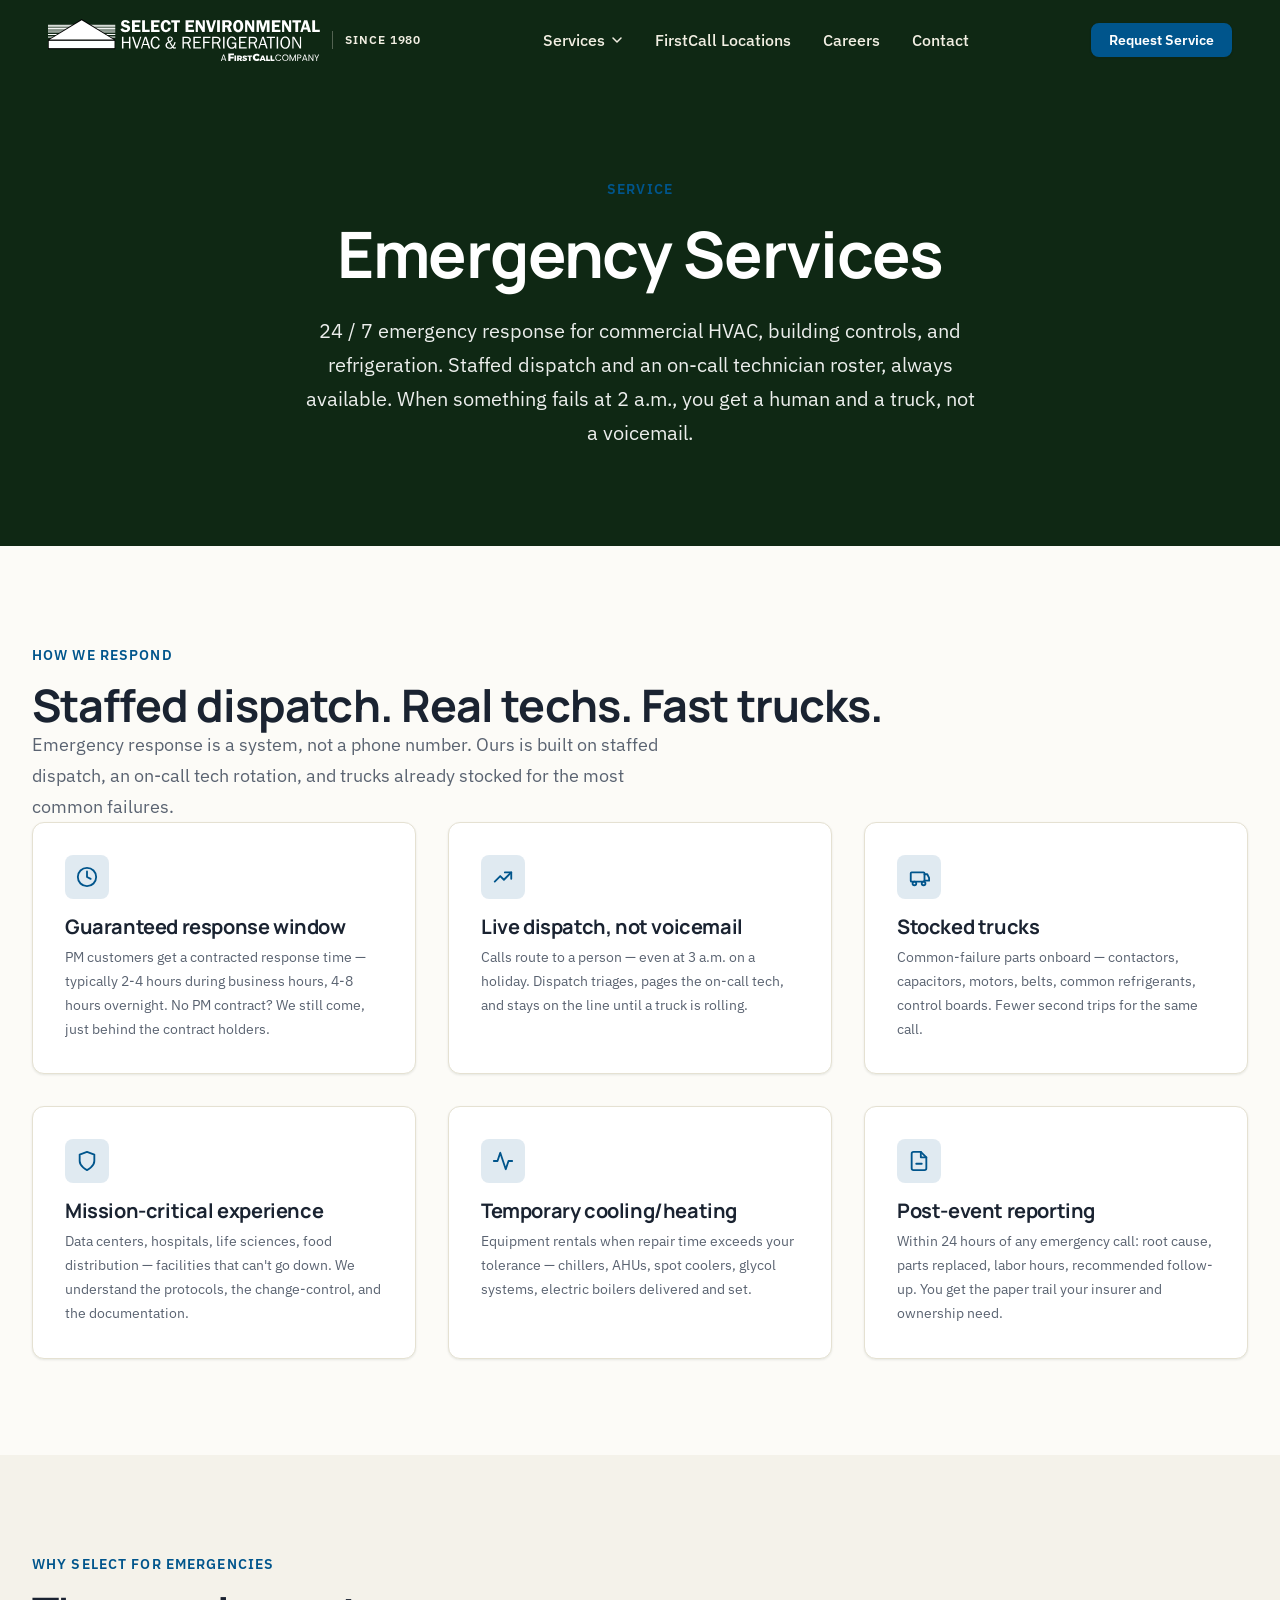
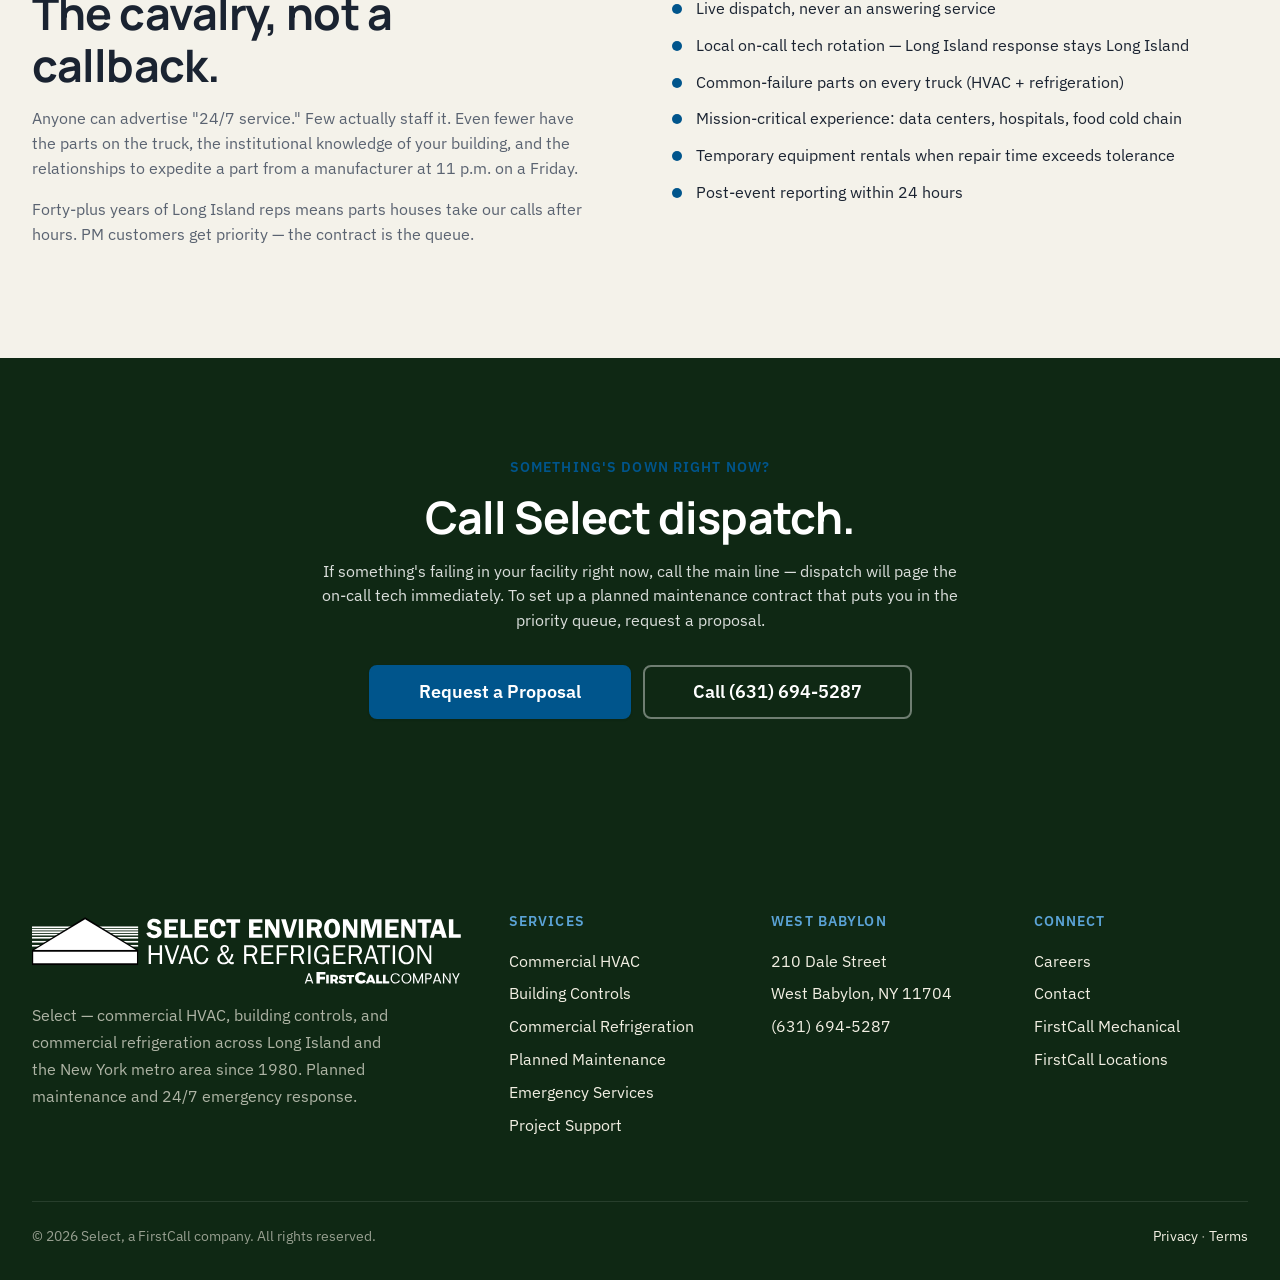
<file: services/emergency.html>
<!DOCTYPE html>
<!--
  ============================================================
  Select Service Page Template
  ============================================================

  Used to hydrate each per-service page under services/<slug>.html
  from services/<slug>/config.json. Mirrors the FirstCall Columbus
  service-page pattern: page-hero, feature-grid, info-grid (why),
  cta-band — but with no multi-location picker (Select is single
  location: West Babylon NY).

  Build directives:
    INLINE_CSS         tokens + base + components + service
    INLINE_LOGO_WHITE  shared/img/logos/select-hero-white.svg
    INLINE_BRANCH_JS   shared/js/site.js
  ============================================================
-->
<html lang="en">
<head>
  <meta charset="UTF-8" />
  <meta name="viewport" content="width=device-width, initial-scale=1.0" />
  <title>Emergency Services — Select</title>
  <meta name="description" content="24/7 emergency HVAC, controls, and refrigeration response from Select — staffed dispatch across Long Island and the New York metro area." />
  <link rel="canonical" href="https://selectenv.com/services/emergency" />

  <meta property="og:type" content="website" />
  <meta property="og:title" content="Emergency Services — Select" />
  <meta property="og:description" content="24/7 emergency HVAC, controls, and refrigeration response from Select — staffed dispatch across Long Island and the New York metro area." />
  <meta property="og:url" content="https://selectenv.com/services/emergency" />

  <link rel="preconnect" href="https://fonts.googleapis.com" />
  <link rel="preconnect" href="https://fonts.gstatic.com" crossorigin />
  <link href="https://fonts.googleapis.com/css2?family=Manrope:wght@400;500;600;700;800&family=IBM+Plex+Sans:wght@300;400;500;600;700&display=swap" rel="stylesheet" />

  <style>
    /* ===== tokens.css ===== */
/* ============================================================
   Select Design Tokens — exact mirror of Columbus FCM page

   Values copied verbatim from Website Redesign/columbus.html
   inline :root block (per Adam's instruction to match
   Columbus exactly). Cream page bg, dark navy text, deep blue
   accent — NOT the FCG forest-green dark scheme.

   Extra tokens beyond what Columbus inlines (--space-11,
   --leading-snug, --font-mono, extended container sizes, etc.)
   are kept because Select's other CSS files (base.css,
   components.css, branch.css, service.css) reference them.
   Those don't affect color rendering.
   ============================================================ */

:root {
  /* --------------------------------------------------------
     COLOR — Brand (from Columbus inline :root)
     -------------------------------------------------------- */
  --color-primary:        #1A4120;
  --color-primary-dark:   #0F2814;
  --color-primary-mid:    #2D5F36;
  --color-primary-soft:   #4A7D52;

  --color-accent:         #00558C;
  --color-accent-dark:    #003D66;
  --color-accent-light:   #5BA3D6;

  /* --------------------------------------------------------
     COLOR — Surfaces (cream page bg, white cards)
     -------------------------------------------------------- */
  --color-bg:             #FCFBF7;
  --color-bg-soft:        #F4F2EA;
  --color-bg-section:     #EDE9DC;
  --color-bg-dark:        #0F2814;
  --color-bg-card:        #FFFFFF;

  --color-text:           #1A2331;
  --color-text-muted:     #5A6371;
  --color-text-light:     #8A93A1;
  --color-text-on-dark:   #F2EFE3;
  --color-text-on-primary:#FFFFFF;

  --color-border:         #E5E1D2;
  --color-border-strong:  #C9C7B7;
  --color-border-dark:    #0F2814;

  /* --------------------------------------------------------
     INDUSTRIES-GRID TIER TOKENS (Columbus values)
     -------------------------------------------------------- */
  --fc-tier-1:        #0B2E4F;
  --fc-tier-2:        #1E5A8A;
  --fc-tier-3:        #A8C5DC;
  --fc-text-light:    #FFFFFF;
  --fc-text-dark:     #0B2E4F;

  /* --------------------------------------------------------
     COLOR — Semantic
     -------------------------------------------------------- */
  --color-success:        #5BA3D6;
  --color-warning:        #B8861A;
  --color-danger:         #C0392B;
  --color-info:           #5BA3D6;

  /* --------------------------------------------------------
     TYPOGRAPHY (Columbus values)
     -------------------------------------------------------- */
  --font-display: "Manrope", system-ui, -apple-system, "Segoe UI", sans-serif;
  --font-body:    "IBM Plex Sans", system-ui, -apple-system, "Segoe UI", sans-serif;
  --font-mono:    "IBM Plex Mono", ui-monospace, "SF Mono", Menlo, monospace;

  --text-xs:    0.75rem;
  --text-sm:    0.875rem;
  --text-base:  1rem;
  --text-lg:    1.125rem;
  --text-xl:    1.25rem;
  --text-2xl:   1.5rem;
  --text-3xl:   1.875rem;
  --text-4xl:   2.25rem;
  --text-5xl:   3rem;
  --text-6xl:   3.75rem;
  --text-7xl:   4.5rem;

  --weight-regular:  400;
  --weight-medium:   500;
  --weight-semibold: 600;
  --weight-bold:     700;
  --weight-extrabold:800;

  --leading-tight:   1.15;
  --leading-snug:    1.3;
  --leading-normal:  1.55;
  --leading-relaxed: 1.7;

  --tracking-tight:  -0.02em;
  --tracking-normal: 0;
  --tracking-wide:   0.02em;
  --tracking-caps:   0.08em;

  /* SPACING (Columbus + extension --space-11 for branch.css) */
  --space-1:   0.25rem;
  --space-2:   0.5rem;
  --space-3:   0.75rem;
  --space-4:   1rem;
  --space-5:   1.5rem;
  --space-6:   2rem;
  --space-7:   3rem;
  --space-8:   4rem;
  --space-9:   6rem;
  --space-10:  8rem;
  --space-11: 10rem;

  /* LAYOUT (Columbus values + sm/md/lg/xl kept for component breakpoints) */
  --container-sm:  640px;
  --container-md:  768px;
  --container-lg: 1024px;
  --container-xl: 1280px;
  --container-2xl: 1600px;
  --container-content: 1440px;

  --header-height: 80px;
  --header-height-mobile: 64px;
  --pad-x: clamp(1.25rem, 4vw, 3rem);

  /* RADII (Columbus values + radius-none/2xl kept for components.css) */
  --radius-none: 0;
  --radius-sm:   4px;
  --radius-md:   8px;
  --radius-lg:   12px;
  --radius-xl:   16px;
  --radius-2xl:  24px;
  --radius-pill: 999px;

  /* SHADOWS (Columbus values + shadow-xs kept) */
  --shadow-xs: 0 1px 2px rgba(15, 42, 31, 0.04);
  --shadow-sm: 0 1px 3px rgba(15, 42, 31, 0.06), 0 1px 2px rgba(15, 42, 31, 0.04);
  --shadow-md: 0 4px 12px rgba(15, 42, 31, 0.08), 0 2px 4px rgba(15, 42, 31, 0.04);
  --shadow-lg: 0 12px 32px rgba(15, 42, 31, 0.10), 0 4px 8px rgba(15, 42, 31, 0.04);
  --shadow-xl: 0 24px 48px rgba(15, 42, 31, 0.14), 0 8px 16px rgba(15, 42, 31, 0.06);

  /* MOTION (Columbus values + ease-in-out kept) */
  --ease-out:     cubic-bezier(0.16, 1, 0.3, 1);
  --ease-in-out:  cubic-bezier(0.4, 0, 0.2, 1);
  --duration-fast:   150ms;
  --duration-base:   200ms;
  --duration-slow:   320ms;

  /* Z-INDEX */
  --z-base:     1;
  --z-dropdown: 100;
  --z-sticky:   200;
  --z-header:   300;
  --z-overlay:  400;
  --z-modal:    500;
  --z-toast:    600;

  /* Focus ring (Columbus value) */
  --focus-ring: 0 0 0 3px rgba(0, 85, 140, 0.35);
}


/* ===== base.css ===== */
/* ============================================================
   FirstCall Base — resets, typography defaults, utilities
   Depends on tokens.css being loaded first.
   ============================================================ */

/* ---------- Modern reset ---------- */
*, *::before, *::after { box-sizing: border-box; }

* { margin: 0; }

html {
  -webkit-text-size-adjust: 100%;
  text-size-adjust: 100%;
  scroll-behavior: smooth;
}

body {
  min-height: 100vh;
  font-family: var(--font-body);
  font-size: var(--text-base);
  line-height: var(--leading-normal);
  color: var(--color-text);
  background: var(--color-bg);
  -webkit-font-smoothing: antialiased;
  -moz-osx-font-smoothing: grayscale;
  text-rendering: optimizeLegibility;
}

img, svg, video, canvas, picture {
  display: block;
  max-width: 100%;
  height: auto;
}

button, input, select, textarea {
  font: inherit;
  color: inherit;
}

button {
  background: none;
  border: none;
  cursor: pointer;
}

a {
  color: var(--color-primary-mid);
  text-decoration: none;
  transition: color var(--duration-base) var(--ease-out);
}

a:hover {
  color: var(--color-primary);
}

a:focus-visible,
button:focus-visible,
input:focus-visible,
select:focus-visible,
textarea:focus-visible,
[tabindex]:focus-visible {
  outline: none;
  box-shadow: var(--focus-ring);
  border-radius: var(--radius-sm);
}

ul, ol { padding-left: 1.25em; }
ul[role="list"], ol[role="list"] { list-style: none; padding: 0; }

/* ---------- Typography ---------- */

h1, h2, h3, h4, h5, h6 {
  font-family: var(--font-display);
  font-weight: var(--weight-bold);
  line-height: var(--leading-tight);
  letter-spacing: var(--tracking-tight);
  color: var(--color-text);
}

h1, .h1 {
  font-size: clamp(2.25rem, 4.5vw, var(--text-6xl));
  font-weight: var(--weight-bold);
}

h2, .h2 {
  font-size: clamp(1.875rem, 3.5vw, var(--text-5xl));
}

h3, .h3 {
  font-size: clamp(1.5rem, 2.5vw, var(--text-4xl));
}

h4, .h4 {
  font-size: var(--text-2xl);
  letter-spacing: var(--tracking-normal);
}

h5, .h5 {
  font-size: var(--text-xl);
  font-weight: var(--weight-semibold);
  letter-spacing: var(--tracking-normal);
}

h6, .h6 {
  font-size: var(--text-base);
  font-weight: var(--weight-semibold);
  text-transform: uppercase;
  letter-spacing: var(--tracking-caps);
  color: var(--color-text-muted);
}

p {
  line-height: var(--leading-normal);
  color: var(--color-text);
}

.lead {
  font-size: var(--text-lg);
  line-height: var(--leading-relaxed);
  color: var(--color-text-muted);
  max-width: 60ch;
}

.eyebrow {
  display: inline-block;
  font-family: var(--font-body);
  font-size: var(--text-sm);
  font-weight: var(--weight-semibold);
  text-transform: uppercase;
  letter-spacing: var(--tracking-caps);
  color: var(--color-accent);
  margin-bottom: var(--space-3);
}

small, .text-small { font-size: var(--text-sm); }
.text-xs { font-size: var(--text-xs); }
.text-muted { color: var(--color-text-muted); }
.text-light { color: var(--color-text-light); }

/* ---------- Layout utilities ---------- */

.container {
  width: 100%;
  max-width: var(--container-content);
  margin-inline: auto;
  padding-inline: var(--space-5);
}

.container-narrow {
  max-width: 800px;
  margin-inline: auto;
  padding-inline: var(--space-5);
}

.container-wide {
  width: 100%;
  max-width: var(--container-2xl);
  margin-inline: auto;
  padding-inline: var(--space-5);
}

@media (min-width: 768px) {
  .container, .container-narrow, .container-wide {
    padding-inline: var(--space-6);
  }
}

/* Section spacing */
.section {
  padding-block: var(--space-9);
}

.section-tight {
  padding-block: var(--space-7);
}

.section-loose {
  padding-block: var(--space-10);
}

@media (max-width: 767px) {
  .section { padding-block: var(--space-7); }
  .section-loose { padding-block: var(--space-8); }
}

.section--soft { background: var(--color-bg-soft); }
.section--tinted { background: var(--color-bg-section); }
.section--primary { background: var(--color-primary); color: var(--color-text-on-primary); }
.section--dark { background: var(--color-bg-dark); color: var(--color-text-on-dark); }

.section--primary h1, .section--primary h2, .section--primary h3,
.section--primary h4, .section--primary h5, .section--primary h6,
.section--dark h1, .section--dark h2, .section--dark h3,
.section--dark h4, .section--dark h5, .section--dark h6 {
  color: inherit;
}

.section--primary .eyebrow,
.section--dark .eyebrow {
  color: var(--color-accent-light);
}

/* Flex / grid helpers */
.stack > * + * { margin-top: var(--space-4); }
.stack-sm > * + * { margin-top: var(--space-2); }
.stack-lg > * + * { margin-top: var(--space-6); }
.stack-xl > * + * { margin-top: var(--space-7); }

.row {
  display: flex;
  flex-wrap: wrap;
  gap: var(--space-5);
}

.row--between { justify-content: space-between; }
.row--center  { align-items: center; }

.grid {
  display: grid;
  gap: var(--space-6);
}

.grid-2 { grid-template-columns: repeat(2, 1fr); }
.grid-3 { grid-template-columns: repeat(3, 1fr); }
.grid-4 { grid-template-columns: repeat(4, 1fr); }
.grid-6 { grid-template-columns: repeat(6, 1fr); }

@media (max-width: 1023px) {
  .grid-3, .grid-4 { grid-template-columns: repeat(2, 1fr); }
  .grid-6 { grid-template-columns: repeat(3, 1fr); }
}
@media (max-width: 639px) {
  .grid-2, .grid-3, .grid-4, .grid-6 { grid-template-columns: 1fr; }
}

/* Text alignment */
.text-center { text-align: center; }
.text-left   { text-align: left; }
.text-right  { text-align: right; }

/* Display */
.hidden { display: none !important; }

@media (max-width: 767px) {
  .hide-mobile { display: none !important; }
}
@media (min-width: 768px) {
  .show-mobile { display: none !important; }
}

/* Skip-to-content for accessibility */
.skip-link {
  position: absolute;
  top: -100px;
  left: var(--space-4);
  padding: var(--space-3) var(--space-5);
  background: var(--color-primary);
  color: var(--color-text-on-primary);
  border-radius: var(--radius-md);
  font-weight: var(--weight-semibold);
  z-index: var(--z-toast);
  transition: top var(--duration-base) var(--ease-out);
}

.skip-link:focus {
  top: var(--space-4);
}

/* Selection */
::selection {
  background: var(--color-accent);
  color: #fff;
}

/* Reduced motion */
@media (prefers-reduced-motion: reduce) {
  *, *::before, *::after {
    animation-duration: 0.01ms !important;
    animation-iteration-count: 1 !important;
    transition-duration: 0.01ms !important;
    scroll-behavior: auto !important;
  }
}


/* ===== components.css ===== */
/* ============================================================
   FirstCall Components — buttons, cards, forms, nav, footer,
   badges, callouts, photo strip, capabilities grid.
   Depends on tokens.css and base.css.
   ============================================================ */

/* ============================================================
   BUTTONS
   ============================================================ */

.btn {
  display: inline-flex;
  align-items: center;
  justify-content: center;
  gap: var(--space-2);
  padding: var(--space-3) var(--space-6);
  font-family: var(--font-body);
  font-size: var(--text-base);
  font-weight: var(--weight-semibold);
  letter-spacing: var(--tracking-normal);
  line-height: 1;
  border: 2px solid transparent;
  border-radius: var(--radius-md);
  cursor: pointer;
  text-decoration: none;
  transition:
    background-color var(--duration-base) var(--ease-out),
    border-color var(--duration-base) var(--ease-out),
    color var(--duration-base) var(--ease-out),
    transform var(--duration-fast) var(--ease-out),
    box-shadow var(--duration-base) var(--ease-out);
  white-space: nowrap;
}

.btn:active { transform: translateY(1px); }

.btn--primary {
  background: var(--color-accent);
  color: #fff;
  border-color: var(--color-accent);
  box-shadow: var(--shadow-sm);
}
.btn--primary:hover {
  background: var(--color-accent-dark);
  border-color: var(--color-accent-dark);
  color: #fff;
  box-shadow: var(--shadow-md);
}

.btn--secondary {
  background: var(--color-primary);
  color: #fff;
  border-color: var(--color-primary);
}
.btn--secondary:hover {
  background: var(--color-primary-dark);
  border-color: var(--color-primary-dark);
  color: #fff;
}

.btn--outline {
  background: transparent;
  color: var(--color-primary);
  border-color: var(--color-primary);
}
.btn--outline:hover {
  background: var(--color-primary);
  color: #fff;
}

.btn--ghost {
  background: transparent;
  color: var(--color-primary);
  border-color: transparent;
}
.btn--ghost:hover {
  background: var(--color-bg-section);
  color: var(--color-primary-dark);
}

.btn--on-dark {
  background: #fff;
  color: var(--color-primary);
  border-color: #fff;
}
.btn--on-dark:hover {
  background: var(--color-bg-section);
  color: var(--color-primary-dark);
}

.btn--outline-on-dark {
  background: transparent;
  color: #fff;
  border-color: rgba(255,255,255,0.4);
}
.btn--outline-on-dark:hover {
  background: rgba(255,255,255,0.1);
  border-color: #fff;
  color: #fff;
}

/* Size variants */
.btn--sm { padding: var(--space-2) var(--space-4); font-size: var(--text-sm); }
.btn--lg { padding: var(--space-4) var(--space-7); font-size: var(--text-lg); }
.btn--full { width: 100%; }

/* Inline-link arrow button (used a lot on ServiceLogic-style sites) */
.link-arrow {
  display: inline-flex;
  align-items: center;
  gap: var(--space-2);
  font-weight: var(--weight-semibold);
  color: var(--color-primary);
  text-decoration: none;
  transition: gap var(--duration-base) var(--ease-out), color var(--duration-base) var(--ease-out);
}

.link-arrow::after {
  content: "→";
  transition: transform var(--duration-base) var(--ease-out);
  font-weight: var(--weight-regular);
}

.link-arrow:hover {
  color: var(--color-accent);
  gap: var(--space-3);
}

.link-arrow:hover::after { transform: translateX(2px); }

.link-arrow--on-dark { color: var(--color-accent-light); }
.link-arrow--on-dark:hover { color: #fff; }

/* ============================================================
   CARDS
   ============================================================ */

.card {
  background: var(--color-bg);
  border: 1px solid var(--color-border);
  border-radius: var(--radius-lg);
  padding: var(--space-6);
  transition:
    border-color var(--duration-base) var(--ease-out),
    box-shadow var(--duration-base) var(--ease-out),
    transform var(--duration-base) var(--ease-out);
}

.card--hover:hover {
  border-color: var(--color-border-strong);
  box-shadow: var(--shadow-lg);
  transform: translateY(-2px);
}

.card--feature {
  display: flex;
  flex-direction: column;
  gap: var(--space-4);
}

.card--feature .card__icon {
  width: 56px;
  height: 56px;
  display: inline-flex;
  align-items: center;
  justify-content: center;
  background: var(--color-bg-section);
  color: var(--color-primary);
  border-radius: var(--radius-md);
}

.card--feature .card__icon svg { width: 28px; height: 28px; }

.card__title {
  font-family: var(--font-display);
  font-size: var(--text-xl);
  font-weight: var(--weight-bold);
  letter-spacing: var(--tracking-tight);
  color: var(--color-text);
}

.card__body {
  color: var(--color-text-muted);
  line-height: var(--leading-relaxed);
}

/* Branch quick-card (used on parent homepage) */
.branch-card {
  background: var(--color-bg);
  border: 1px solid var(--color-border);
  border-radius: var(--radius-lg);
  padding: var(--space-6);
  display: flex;
  flex-direction: column;
  gap: var(--space-3);
  transition:
    border-color var(--duration-base) var(--ease-out),
    box-shadow var(--duration-base) var(--ease-out),
    transform var(--duration-base) var(--ease-out);
}

.branch-card:hover {
  border-color: var(--color-primary-mid);
  box-shadow: var(--shadow-lg);
  transform: translateY(-2px);
}

.branch-card__location {
  font-family: var(--font-body);
  font-size: var(--text-sm);
  font-weight: var(--weight-semibold);
  text-transform: uppercase;
  letter-spacing: var(--tracking-caps);
  color: var(--color-accent);
}

.branch-card__name {
  font-family: var(--font-display);
  font-size: var(--text-2xl);
  font-weight: var(--weight-bold);
  letter-spacing: var(--tracking-tight);
}

.branch-card__phone {
  font-size: var(--text-lg);
  font-weight: var(--weight-medium);
  color: var(--color-text);
}

.branch-card__phone a { color: inherit; }
.branch-card__phone a:hover { color: var(--color-primary); }

/* ============================================================
   FORMS
   ============================================================ */

.form-field {
  display: flex;
  flex-direction: column;
  gap: var(--space-2);
  margin-bottom: var(--space-4);
}

.form-label {
  font-family: var(--font-body);
  font-size: var(--text-sm);
  font-weight: var(--weight-semibold);
  color: var(--color-text);
}

.form-label .required {
  color: var(--color-accent);
  margin-left: 2px;
}

.form-input,
.form-textarea,
.form-select {
  width: 100%;
  padding: var(--space-3) var(--space-4);
  font-family: var(--font-body);
  font-size: var(--text-base);
  color: var(--color-text);
  background: var(--color-bg);
  border: 1.5px solid var(--color-border);
  border-radius: var(--radius-md);
  transition: border-color var(--duration-base) var(--ease-out), background var(--duration-base) var(--ease-out);
}

.form-input:hover,
.form-textarea:hover,
.form-select:hover {
  border-color: var(--color-border-strong);
}

.form-input:focus,
.form-textarea:focus,
.form-select:focus {
  outline: none;
  border-color: var(--color-primary-mid);
  box-shadow: 0 0 0 3px rgba(0, 85, 140, 0.15);
}

.form-textarea {
  min-height: 140px;
  resize: vertical;
  line-height: var(--leading-normal);
}

.form-select {
  appearance: none;
  background-image: url("data:image/svg+xml;utf8,<svg xmlns='http://www.w3.org/2000/svg' viewBox='0 0 20 20' fill='%231A2421'><path d='M5 8l5 5 5-5z'/></svg>");
  background-repeat: no-repeat;
  background-position: right var(--space-4) center;
  background-size: 16px;
  padding-right: var(--space-7);
}

.form-help {
  font-size: var(--text-xs);
  color: var(--color-text-light);
}

.form-error {
  font-size: var(--text-xs);
  color: var(--color-danger);
  font-weight: var(--weight-medium);
}

.form-input--error,
.form-textarea--error,
.form-select--error {
  border-color: var(--color-danger);
}

/* Checkbox / radio */
.form-checkbox,
.form-radio {
  display: flex;
  gap: var(--space-3);
  align-items: flex-start;
  cursor: pointer;
  font-size: var(--text-sm);
}

.form-checkbox input,
.form-radio input {
  margin-top: 2px;
  accent-color: var(--color-primary);
  width: 18px;
  height: 18px;
}

/* ============================================================
   HEADER / NAV  (Columbus-style: dark green bar over cream page)
   ============================================================ */

.site-header {
  position: sticky;
  top: 0;
  z-index: var(--z-header);
  background: #0F2814;
  height: var(--header-height);
  display: flex;
  align-items: center;
  transition: box-shadow var(--duration-base) var(--ease-out);
}

.site-header.is-scrolled {
  box-shadow: 0 1px 0 rgba(0,0,0,0.4), var(--shadow-sm);
}

.site-header__inner {
  width: 100%;
  max-width: var(--container-2xl);
  margin-inline: auto;
  padding-inline: var(--pad-x);
  display: flex;
  align-items: center;
  justify-content: space-between;
  gap: var(--space-6);
}

.site-header__logo {
  display: inline-flex;
  align-items: center;
  gap: var(--space-3);
  text-decoration: none;
}

.site-header__logo svg {
  height: 50px;
  width: auto;
  display: block;
}

.site-header__tagline {
  font-family: var(--font-body);
  font-size: var(--text-xs);
  font-weight: var(--weight-semibold);
  text-transform: uppercase;
  letter-spacing: var(--tracking-caps);
  color: var(--color-text-on-dark);
  padding-left: var(--space-3);
  border-left: 1px solid rgba(242, 239, 227, 0.3);
}

@media (max-width: 767px) { .site-header__tagline { display: none; } }

.site-nav {
  display: flex;
  align-items: center;
  gap: var(--space-6);
}

.site-nav__link {
  font-family: var(--font-body);
  font-size: var(--text-base);
  font-weight: var(--weight-medium);
  color: var(--color-text-on-dark);
  text-decoration: none;
  padding: var(--space-2) 0;
  position: relative;
  transition: color var(--duration-base) var(--ease-out);
}

.site-nav__link::after {
  content: "";
  position: absolute;
  left: 0;
  bottom: -4px;
  width: 0;
  height: 2px;
  background: var(--color-accent-light);
  transition: width var(--duration-base) var(--ease-out);
}

.site-nav__link:hover { color: var(--color-accent-light); }

.site-nav__link:hover::after,
.site-nav__link[aria-current="page"]::after {
  width: 100%;
}

.site-nav__link[aria-current="page"] {
  color: var(--color-accent-light);
  font-weight: var(--weight-semibold);
}

/* Nav dropdowns (Services + STR Locations) */
.site-nav__dropdown-wrap { position: relative; }
.site-nav__dropdown-toggle {
  background: none;
  border: none;
  cursor: pointer;
  display: inline-flex;
  align-items: center;
  gap: 6px;
}
.site-nav__caret {
  width: 12px;
  height: 12px;
  transition: transform var(--duration-base) var(--ease-out);
}
.site-nav__dropdown-toggle[aria-expanded="true"] .site-nav__caret { transform: rotate(180deg); }
.site-nav__dropdown {
  position: absolute;
  top: calc(100% + 6px);
  left: -8px;
  min-width: 240px;
  background: rgba(15, 40, 20, 0.97);
  backdrop-filter: saturate(180%) blur(10px);
  -webkit-backdrop-filter: saturate(180%) blur(10px);
  border: 1px solid rgba(74, 125, 82, 0.35);
  border-radius: var(--radius-md);
  padding: var(--space-2);
  box-shadow: var(--shadow-lg);
  opacity: 0;
  pointer-events: none;
  transform: translateY(-4px);
  transition: opacity var(--duration-base) var(--ease-out), transform var(--duration-base) var(--ease-out);
  z-index: 1;
}
.site-nav__dropdown.is-open {
  opacity: 1;
  pointer-events: auto;
  transform: translateY(0);
}
.site-nav__dropdown-link {
  display: block;
  padding: var(--space-3) var(--space-3);
  color: var(--color-text-on-dark);
  border-radius: var(--radius-sm);
  font-size: var(--text-base);
  font-weight: var(--weight-medium);
  text-decoration: none;
  transition: background var(--duration-base) var(--ease-out), color var(--duration-base) var(--ease-out);
}
.site-nav__dropdown-link:hover,
.site-nav__dropdown-link:focus-visible {
  background: rgba(91, 163, 214, 0.15);
  color: var(--color-accent-light);
}
.site-nav__dropdown-link[aria-current="page"] {
  color: var(--color-accent-light);
  background: rgba(91, 163, 214, 0.1);
}

.site-header__cta {
  display: flex;
  align-items: center;
  gap: var(--space-3);
}

/* Mobile menu toggle */
.menu-toggle {
  display: none;
  width: 44px;
  height: 44px;
  align-items: center;
  justify-content: center;
  border-radius: var(--radius-md);
}

.menu-toggle:hover { background: rgba(242, 239, 227, 0.1); }

.menu-toggle__bars,
.menu-toggle__bars::before,
.menu-toggle__bars::after {
  display: block;
  width: 22px;
  height: 2px;
  background: var(--color-text-on-dark);
  position: relative;
  transition: transform var(--duration-base) var(--ease-out), top var(--duration-base) var(--ease-out);
}

.menu-toggle__bars::before,
.menu-toggle__bars::after {
  content: "";
  position: absolute;
  left: 0;
}

.menu-toggle__bars::before { top: -7px; }
.menu-toggle__bars::after  { top: 7px; }

@media (max-width: 1023px) {
  .menu-toggle { display: inline-flex; }
  .site-nav {
    position: fixed;
    top: var(--header-height);
    left: 0;
    right: 0;
    background: var(--color-primary-dark);
    flex-direction: column;
    align-items: stretch;
    padding: var(--space-5);
    border-bottom: 1px solid var(--color-border);
    box-shadow: var(--shadow-lg);
    transform: translateY(-120%);
    transition: transform var(--duration-slow) var(--ease-out);
    gap: 0;
  }
  .site-nav.is-open { transform: translateY(0); }
  .site-nav__link {
    padding-block: var(--space-4);
    border-bottom: 1px solid rgba(74, 125, 82, 0.4);
    font-size: var(--text-lg);
  }
  .site-nav__link:last-child { border-bottom: none; }
  .site-nav__link::after { display: none; }
  .site-header__cta .btn { display: none; }
  .hide-mobile { display: none !important; }

  /* Mobile dropdowns: full-width toggle + collapsible inline menu */
  .site-nav__dropdown-wrap { width: 100%; }
  .site-nav__dropdown-toggle {
    width: 100%;
    justify-content: space-between;
    padding-block: var(--space-4);
    border-bottom: 1px solid rgba(74, 125, 82, 0.4);
    font-size: var(--text-lg);
    color: var(--color-text-on-dark);
  }
  .site-nav__dropdown {
    position: static;
    opacity: 1;
    pointer-events: auto;
    transform: none;
    background: transparent;
    backdrop-filter: none;
    -webkit-backdrop-filter: none;
    border: none;
    border-radius: 0;
    box-shadow: none;
    padding: 0;
    min-width: 0;
    max-height: 0;
    overflow: hidden;
    transition: max-height var(--duration-slow) var(--ease-out);
  }
  .site-nav__dropdown.is-open { max-height: 400px; }
  .site-nav__dropdown-link {
    padding-block: var(--space-3);
    padding-left: var(--space-5);
    border-bottom: 1px solid rgba(74, 125, 82, 0.25);
    font-size: var(--text-base);
  }
}

/* ============================================================
   FOOTER
   ============================================================ */

.site-footer {
  background: var(--color-bg-dark);
  color: var(--color-text-on-dark);
  padding-block: var(--space-9) var(--space-6);
}

.site-footer a { color: var(--color-text-on-dark); text-decoration: none; }
.site-footer a:hover { color: var(--color-accent-light); }

.site-footer__grid {
  display: grid;
  grid-template-columns: 2fr 1fr 1fr 1fr;
  gap: var(--space-7);
  margin-bottom: var(--space-8);
}

@media (max-width: 1023px) {
  .site-footer__grid { grid-template-columns: 1fr 1fr; }
}
@media (max-width: 639px) {
  .site-footer__grid { grid-template-columns: 1fr; }
}

.site-footer__heading {
  font-family: var(--font-body);
  font-size: var(--text-sm);
  font-weight: var(--weight-semibold);
  text-transform: uppercase;
  letter-spacing: var(--tracking-caps);
  color: var(--color-accent-light);
  margin-bottom: var(--space-4);
}

.site-footer__list { list-style: none; padding: 0; display: flex; flex-direction: column; gap: var(--space-2); }
.site-footer__list a { font-size: var(--text-base); }

.site-footer__brand p {
  color: rgba(242, 239, 227, 0.7);
  max-width: 36ch;
  margin-top: var(--space-3);
  line-height: var(--leading-relaxed);
}

.site-footer__bottom {
  padding-top: var(--space-5);
  border-top: 1px solid rgba(255,255,255,0.1);
  display: flex;
  justify-content: space-between;
  flex-wrap: wrap;
  gap: var(--space-4);
  font-size: var(--text-sm);
  color: rgba(242, 239, 227, 0.6);
}

/* ============================================================
   BADGES / TAGS / CALLOUTS
   ============================================================ */

.badge {
  display: inline-flex;
  align-items: center;
  gap: var(--space-2);
  padding: var(--space-1) var(--space-3);
  font-size: var(--text-xs);
  font-weight: var(--weight-semibold);
  text-transform: uppercase;
  letter-spacing: var(--tracking-caps);
  border-radius: var(--radius-pill);
  background: var(--color-bg-section);
  color: var(--color-primary);
}

.badge--accent { background: var(--color-accent); color: #fff; }
.badge--primary { background: var(--color-primary); color: #fff; }
.badge--outline { background: transparent; border: 1.5px solid var(--color-border-strong); color: var(--color-text-muted); }

.callout {
  background: var(--color-bg-section);
  border-left: 4px solid var(--color-accent);
  padding: var(--space-5) var(--space-6);
  border-radius: var(--radius-md);
}

/* ============================================================
   PHOTO STRIP (horizontal scrolling row used on branch sites)
   ============================================================ */

.photo-strip {
  display: grid;
  grid-auto-flow: column;
  grid-auto-columns: minmax(280px, 1fr);
  gap: var(--space-4);
  overflow-x: auto;
  padding-bottom: var(--space-3);
  scroll-snap-type: x mandatory;
  scrollbar-width: thin;
}

.photo-strip__item {
  scroll-snap-align: start;
  aspect-ratio: 4 / 3;
  border-radius: var(--radius-lg);
  overflow: hidden;
  background: var(--color-bg-section);
}

.photo-strip__item img {
  width: 100%;
  height: 100%;
  object-fit: cover;
}

@media (min-width: 1024px) {
  .photo-strip {
    grid-auto-columns: minmax(0, 1fr);
    grid-auto-flow: row;
    grid-template-columns: repeat(4, 1fr);
    overflow: visible;
  }
}

/* ============================================================
   CAPABILITIES GRID (homepage + branch)
   ============================================================ */

.capabilities {
  display: grid;
  grid-template-columns: repeat(3, 1fr);
  gap: var(--space-5);
}

@media (max-width: 1023px) { .capabilities { grid-template-columns: repeat(2, 1fr); } }
@media (max-width: 639px)  { .capabilities { grid-template-columns: 1fr; } }

.capability {
  background: var(--color-bg);
  border: 1px solid var(--color-border);
  border-radius: var(--radius-lg);
  padding: var(--space-6);
  display: flex;
  flex-direction: column;
  gap: var(--space-3);
  transition:
    border-color var(--duration-base) var(--ease-out),
    box-shadow var(--duration-base) var(--ease-out),
    transform var(--duration-base) var(--ease-out);
}

.capability:hover {
  border-color: var(--color-primary-mid);
  box-shadow: var(--shadow-lg);
  transform: translateY(-2px);
}

.capability__icon {
  width: 56px;
  height: 56px;
  display: inline-flex;
  align-items: center;
  justify-content: center;
  background: var(--color-primary);
  color: #fff;
  border-radius: var(--radius-md);
}

.capability__icon svg { width: 28px; height: 28px; }

.capability__title {
  font-family: var(--font-display);
  font-size: var(--text-xl);
  font-weight: var(--weight-bold);
  letter-spacing: var(--tracking-tight);
}

.capability__body {
  color: var(--color-text-muted);
  line-height: var(--leading-relaxed);
  font-size: var(--text-base);
}

/* ============================================================
   HERO (parent + branch share this structural pattern)
   ============================================================ */

.hero {
  position: relative;
  padding-block: var(--space-10) var(--space-9);
  overflow: hidden;
}

.hero--with-photo {
  display: grid;
  grid-template-columns: 1fr 1fr;
  gap: var(--space-8);
  align-items: center;
}

@media (max-width: 1023px) {
  .hero--with-photo { grid-template-columns: 1fr; gap: var(--space-6); }
}

.hero__eyebrow {
  display: inline-block;
  font-size: var(--text-sm);
  font-weight: var(--weight-semibold);
  text-transform: uppercase;
  letter-spacing: var(--tracking-caps);
  color: var(--color-accent);
  margin-bottom: var(--space-4);
}

.hero__title {
  font-family: var(--font-display);
  font-size: clamp(2.5rem, 5vw, var(--text-7xl));
  font-weight: var(--weight-extrabold);
  line-height: var(--leading-tight);
  letter-spacing: var(--tracking-tight);
  margin-bottom: var(--space-5);
  max-width: 16ch;
}

.hero__lede {
  font-size: var(--text-xl);
  line-height: var(--leading-relaxed);
  color: var(--color-text-muted);
  max-width: 50ch;
  margin-bottom: var(--space-6);
}

.hero__cta {
  display: flex;
  flex-wrap: wrap;
  gap: var(--space-3);
}

.hero__photo {
  aspect-ratio: 5 / 4;
  border-radius: var(--radius-xl);
  overflow: hidden;
  background: var(--color-bg-section);
  box-shadow: var(--shadow-xl);
}

.hero__photo img {
  width: 100%; height: 100%; object-fit: cover;
}

/* ============================================================
   COLOR SWATCHES (used in styleguide only, but kept here so
   the swatch component is documented within the system)
   ============================================================ */

.swatch {
  display: flex;
  flex-direction: column;
  gap: var(--space-2);
}

.swatch__chip {
  height: 96px;
  border-radius: var(--radius-md);
  border: 1px solid var(--color-border);
}

.swatch__meta {
  font-size: var(--text-xs);
  color: var(--color-text-muted);
}

.swatch__meta strong {
  display: block;
  color: var(--color-text);
  font-size: var(--text-sm);
  font-weight: var(--weight-semibold);
}


/* ===== service.css ===== */
/* ============================================================
   shared/css/service.css

   Page-specific styles for per-service pages (the template at
   shared/templates/service.html). Inlined by
   scripts/build-branches.js when building service pages.

   Extracted from the FirstCall Columbus service-page reference
   (Website Redesign/columbus/planned-maintenance.html etc.) so
   STR's service pages match that visual structure exactly.
   ============================================================ */

/* ===== PAGE HERO (text-only, dark green band) ===== */
.page-hero {
  position: relative;
  padding-bottom: var(--space-9);
  padding-top: calc(var(--header-height) + var(--space-9));
  margin-top: calc(var(--header-height) * -1);
  background: var(--color-primary-dark);
  color: #fff;
  text-align: center;
}
@media (max-width: 767px) {
  .page-hero {
    padding-bottom: var(--space-7);
    padding-top: calc(var(--header-height) + var(--space-6));
  }
}
.page-hero__inner { max-width: 760px; margin-inline: auto; }
.page-hero__eyebrow {
  display: inline-block;
  font-size: var(--text-sm);
  font-weight: var(--weight-semibold);
  text-transform: uppercase;
  letter-spacing: var(--tracking-caps);
  color: var(--color-accent);
  margin-bottom: var(--space-4);
}
.page-hero__title {
  font-size: clamp(2.25rem, 5vw, 4rem);
  color: #fff;
  margin-bottom: var(--space-5);
}
.page-hero__lede {
  font-size: var(--text-xl);
  line-height: var(--leading-relaxed);
  color: rgba(255, 255, 255, 0.92);
  max-width: 56ch;
  margin-inline: auto;
}

/* ===== FEATURE CARDS (3-up grid of capability tiles) ===== */
.feature-grid {
  display: grid;
  grid-template-columns: repeat(3, 1fr);
  gap: var(--space-6);
}
@media (max-width: 1023px) { .feature-grid { grid-template-columns: repeat(2, 1fr); } }
@media (max-width: 639px)  { .feature-grid { grid-template-columns: 1fr; } }
.feature {
  background: var(--color-bg-card);
  padding: var(--space-6);
  border-radius: var(--radius-lg);
  border: 1px solid var(--color-border);
  box-shadow: var(--shadow-sm);
  transition: transform var(--duration-base) var(--ease-out),
              box-shadow var(--duration-base) var(--ease-out);
}
.feature:hover {
  transform: translateY(-3px);
  box-shadow: var(--shadow-md);
}
.feature__icon {
  width: 44px;
  height: 44px;
  border-radius: var(--radius-md);
  background: rgba(0, 85, 140, 0.12);
  color: var(--color-accent);
  display: flex;
  align-items: center;
  justify-content: center;
  margin-bottom: var(--space-4);
}
.feature__icon svg { width: 22px; height: 22px; }
.feature h3 {
  font-size: var(--text-xl);
  margin-bottom: var(--space-2);
}
.feature p {
  color: var(--color-text-muted);
  line-height: var(--leading-relaxed);
  font-size: var(--text-sm);
}

/* ===== TWO-COLUMN INFO BLOCK (why-it-matters band) ===== */
.info-grid {
  display: grid;
  grid-template-columns: 1fr 1fr;
  gap: var(--space-8);
  align-items: center;
}
@media (max-width: 1023px) { .info-grid { grid-template-columns: 1fr; gap: var(--space-6); } }
.info-grid h2 {
  margin-bottom: var(--space-4);
  max-width: 18ch;
}
.info-grid p {
  color: var(--color-text-muted);
  margin-bottom: var(--space-4);
  max-width: 56ch;
}
.info-grid ul { list-style: none; padding: 0; }
.info-grid li {
  padding-left: var(--space-5);
  position: relative;
  margin-bottom: var(--space-3);
  color: var(--color-text);
}
.info-grid li::before {
  content: "";
  position: absolute;
  left: 0;
  top: 8px;
  width: 10px;
  height: 10px;
  border-radius: 50%;
  background: var(--color-accent);
}

/* ===== CTA BAND (bottom dark green prompt) ===== */
.cta-band {
  background: var(--color-bg-dark);
  color: var(--color-text-on-dark);
  padding-block: var(--space-9);
  text-align: center;
}
.cta-band__inner { max-width: 700px; margin-inline: auto; }
.cta-band h2 {
  color: #fff;
  margin-bottom: var(--space-4);
}
.cta-band p {
  color: rgba(255, 255, 255, 0.85);
  margin-bottom: var(--space-6);
}
.cta-band__row {
  display: flex;
  justify-content: center;
  gap: var(--space-3);
  flex-wrap: wrap;
}

/* ===== "AT-YOUR-LOCATION" PICKER (4 STR offices at the bottom) ===== */
.location-picker {
  display: grid;
  grid-template-columns: repeat(4, 1fr);
  gap: var(--space-4);
  margin-top: var(--space-6);
}
@media (max-width: 1023px) { .location-picker { grid-template-columns: repeat(2, 1fr); } }
@media (max-width: 639px)  { .location-picker { grid-template-columns: 1fr; } }
.location-picker__item {
  background: rgba(255, 255, 255, 0.06);
  border: 1px solid rgba(255, 255, 255, 0.18);
  border-radius: var(--radius-md);
  padding: var(--space-4);
  color: var(--color-text-on-dark);
  text-decoration: none;
  text-align: left;
  display: flex;
  flex-direction: column;
  gap: var(--space-2);
  transition: background var(--duration-base) var(--ease-out),
              border-color var(--duration-base) var(--ease-out),
              transform var(--duration-base) var(--ease-out);
}
.location-picker__item:hover {
  background: rgba(91, 163, 214, 0.12);
  border-color: var(--color-accent-light);
  transform: translateY(-2px);
}
.location-picker__city {
  font-family: var(--font-display);
  font-weight: var(--weight-bold);
  font-size: var(--text-lg);
  color: #fff;
}
.location-picker__phone {
  font-size: var(--text-sm);
  color: var(--color-accent-light);
  font-weight: var(--weight-medium);
}

/* ============================================================
   RESIDENTIAL-PAGE BONUS SECTIONS
   Gated behind a "showResidentialExtras" #if in the template.
   ============================================================ */

/* ===== Social proof strip (Google rating + BBB + pricing promise) ===== */
.social-proof-strip {
  background: var(--color-bg-soft);
  border-top: 1px solid var(--color-border);
  border-bottom: 1px solid var(--color-border);
  padding-block: var(--space-5);
}
.social-proof-strip__inner {
  display: grid;
  grid-template-columns: auto auto 1fr;
  align-items: center;
  gap: var(--space-7);
}
@media (max-width: 1023px) {
  .social-proof-strip__inner {
    grid-template-columns: 1fr;
    gap: var(--space-4);
    text-align: center;
  }
}

.social-proof__google {
  display: inline-flex;
  align-items: center;
  gap: var(--space-3);
  text-decoration: none;
  color: var(--color-text);
}
.social-proof__google:hover { color: var(--color-accent); }
.social-proof__stars {
  --rating: 5;
  display: inline-block;
  position: relative;
  font-size: var(--text-xl);
  letter-spacing: 2px;
  line-height: 1;
  color: #d1d5db;
}
.social-proof__stars::before {
  content: "★★★★★";
  position: absolute;
  top: 0;
  left: 0;
  width: calc((var(--rating) / 5) * 100%);
  overflow: hidden;
  white-space: nowrap;
  color: #F5A623;
}
.social-proof__rating {
  font-family: var(--font-display);
  font-size: var(--text-2xl);
  font-weight: var(--weight-bold);
  color: var(--color-text);
}
.social-proof__count {
  font-size: var(--text-sm);
  color: var(--color-text-muted);
}

.social-proof__bbb {
  display: inline-flex;
  align-items: center;
  gap: var(--space-3);
  text-decoration: none;
  padding: var(--space-2) var(--space-4);
  border: 2px solid var(--color-primary);
  border-radius: var(--radius-md);
  transition: background var(--duration-base) var(--ease-out);
}
.social-proof__bbb:hover { background: rgba(0, 0, 159, 0.05); }
.social-proof__bbb-badge {
  font-family: var(--font-display);
  font-size: var(--text-base);
  font-weight: var(--weight-extrabold);
  color: var(--color-primary);
  letter-spacing: 0.05em;
}
.social-proof__bbb-rating {
  font-size: var(--text-sm);
  font-weight: var(--weight-semibold);
  color: var(--color-text);
}

.social-proof__pricing {
  font-size: var(--text-base);
  font-weight: var(--weight-medium);
  color: var(--color-text);
  line-height: var(--leading-snug);
  max-width: 48ch;
  justify-self: end;
}
@media (max-width: 1023px) {
  .social-proof__pricing { justify-self: center; max-width: 60ch; }
}

/* ===== Testimonials grid (2x2 desktop / 1-col mobile) ===== */
.testimonials-grid {
  display: grid;
  grid-template-columns: repeat(2, 1fr);
  gap: var(--space-5);
}
@media (max-width: 767px) { .testimonials-grid { grid-template-columns: 1fr; } }
.testimonial {
  background: var(--color-bg-card);
  border: 1px solid var(--color-border);
  border-radius: var(--radius-lg);
  padding: var(--space-6);
  box-shadow: var(--shadow-sm);
}
.testimonial__stars {
  color: #F5A623;
  font-size: var(--text-lg);
  letter-spacing: 2px;
  margin-bottom: var(--space-3);
}
.testimonial__quote {
  font-size: var(--text-base);
  line-height: var(--leading-relaxed);
  color: var(--color-text);
  margin: 0 0 var(--space-4);
  font-style: italic;
}
.testimonial__quote::before { content: "\201C"; }
.testimonial__quote::after  { content: "\201D"; }
.testimonial__attribution {
  font-size: var(--text-sm);
  color: var(--color-text-muted);
  border-top: 1px solid var(--color-border);
  padding-top: var(--space-3);
}
.testimonial__name {
  font-weight: var(--weight-semibold);
  color: var(--color-text);
}

/* ===== Service area + trust badges (2-col) ===== */
.service-trust-grid {
  display: grid;
  grid-template-columns: 1fr 1fr;
  gap: var(--space-8);
}
@media (max-width: 1023px) { .service-trust-grid { grid-template-columns: 1fr; gap: var(--space-6); } }

.service-area h2,
.trust-badges-col h2 {
  margin-bottom: var(--space-4);
  max-width: 20ch;
}
.service-area p { color: var(--color-text-muted); margin-bottom: var(--space-4); }

.service-area__counties {
  list-style: none;
  padding: 0;
  display: grid;
  grid-template-columns: repeat(2, 1fr);
  gap: var(--space-2);
  margin-bottom: var(--space-5);
}
.service-area__counties li {
  padding-left: var(--space-5);
  position: relative;
  font-weight: var(--weight-semibold);
  color: var(--color-text);
}
.service-area__counties li::before {
  content: "";
  position: absolute;
  left: 0;
  top: 7px;
  width: 10px;
  height: 10px;
  border-radius: 50%;
  background: var(--color-accent);
}

.service-area__towns-label {
  font-size: var(--text-sm);
  color: var(--color-text-muted);
  text-transform: uppercase;
  letter-spacing: var(--tracking-caps);
  font-weight: var(--weight-semibold);
  margin-bottom: var(--space-3) !important;
}
.service-area__towns {
  display: flex;
  flex-wrap: wrap;
  gap: var(--space-2);
  margin-bottom: var(--space-5) !important;
}
.service-area__towns span {
  background: var(--color-bg-section);
  color: var(--color-text);
  padding: 4px 12px;
  border-radius: var(--radius-pill);
  font-size: var(--text-sm);
  font-weight: var(--weight-medium);
}
.service-area__note {
  font-size: var(--text-sm);
  color: var(--color-text-muted);
}
.service-area__note a {
  color: var(--color-accent);
  font-weight: var(--weight-semibold);
}

.trust-badges {
  list-style: none;
  padding: 0;
  display: flex;
  flex-direction: column;
  gap: var(--space-3);
}
.trust-badge {
  display: flex;
  align-items: center;
  gap: var(--space-3);
  padding: var(--space-3) var(--space-4);
  background: var(--color-bg-card);
  border: 1px solid var(--color-border);
  border-radius: var(--radius-md);
}
.trust-badge__check {
  width: 28px;
  height: 28px;
  border-radius: 50%;
  background: var(--color-accent);
  color: #fff;
  display: inline-flex;
  align-items: center;
  justify-content: center;
  flex: 0 0 auto;
}
.trust-badge__check svg { width: 16px; height: 16px; }
.trust-badge__label {
  font-family: var(--font-display);
  font-weight: var(--weight-semibold);
  font-size: var(--text-base);
  color: var(--color-text);
}

  </style>
</head>

<body>
  <a href="#main" class="skip-link">Skip to content</a>

  <!-- HEADER -->
  <header class="site-header" role="banner">
    <div class="site-header__inner">
      <a class="site-header__logo" href="../index.html" aria-label="Select, home">
        <svg id="Layer_1" data-name="Layer 1" xmlns="http://www.w3.org/2000/svg" viewBox="0 0 1606.92 295.61">
  <defs>
    <style>
      .cls-1 {
        fill: #010101;
      }

      .cls-2 {
        fill: #fff;
      }
    </style>
  </defs>
  <text/>
  <g>
    <rect class="cls-2" y="57.94" width="397.72" height="6.06"/>
    <rect class="cls-2" y="66.91" width="397.72" height="6.06"/>
    <rect class="cls-2" y="76.36" width="397.72" height="6.06"/>
    <rect class="cls-2" y="85.57" width="397.72" height="6.06"/>
    <rect class="cls-2" y="112.23" width="397.72" height="6.06"/>
    <rect class="cls-2" y="127.26" width="397.72" height="6.06"/>
    <rect class="cls-2" y="97.21" width="397.72" height="6.06"/>
    <polygon class="cls-1" points=".33 145.93 198.94 23.27 397.4 145.93 .33 145.93"/>
    <polygon class="cls-2" points="8.46 145.93 198.94 30.79 389.26 145.93 8.46 145.93"/>
    <rect class="cls-1" y="145.93" width="397.72" height="56.72"/>
    <rect class="cls-2" x="4.39" y="152.72" width="388.94" height="43.15"/>
  </g>
  <g>
    <path class="cls-2" d="M1078.87,238.11v8.62h19.2v9.85h-19.2v14.83h-12.8v-43.14h33.48v9.85h-20.68Z"/>
    <path class="cls-2" d="M1102.47,271.66v-32.54h9.65v32.54h-9.65Z"/>
    <path class="cls-2" d="M1132.8,262.84h-5.11v8.77h-9.65v-32.54h15.18c8.73,0,13.74,4.18,13.74,11.56,0,4.83-1.95,8.35-5.48,10.35l6.59,10.63h-10.95l-4.32-8.77ZM1133.21,255.41c2.88,0,4.55-1.58,4.55-4.5s-1.67-4.41-4.55-4.41h-5.52v8.91h5.52Z"/>
    <path class="cls-2" d="M1177.4,243.02l-3.57,7.43c-3.34-1.9-8.08-3.62-10.82-3.62-1.62,0-2.69.56-2.69,1.76,0,4.78,16.99,1.95,16.99,13.69,0,6.92-6.13,10.21-13.41,10.21-5.52,0-11.56-1.95-15.64-5.15l3.62-7.33c3.34,2.83,8.77,4.97,12.12,4.97,2.04,0,3.34-.7,3.34-2.18,0-4.92-16.99-1.81-16.99-13.28,0-6.27,5.34-10.26,13.46-10.26,4.97,0,10.07,1.49,13.6,3.76Z"/>
    <path class="cls-2" d="M1197.72,247.21v24.83h-9.7v-24.83h-9.42v-7.71h28.59v7.71h-9.47Z"/>
    <path class="cls-2" d="M1251.68,236.11l-7.42,8.78c-2.72-3.46-6.74-5.75-10.32-5.75-5.87,0-10.32,4.76-10.32,11.12s4.45,11.19,10.32,11.19c3.34,0,7.35-1.98,10.32-5.01l7.42,7.91c-4.7,5.07-11.8,8.34-18.36,8.34-13.16,0-22.87-9.52-22.87-22.31s9.89-21.94,23.3-21.94c6.55,0,13.53,2.97,17.92,7.66Z"/>
    <path class="cls-2" d="M1262.45,266.71l-1.95,5.2h-9.93l13.88-32.54h9.93l13.41,32.54h-10.3l-1.9-5.2h-13.14ZM1269.14,249.03l-3.99,10.63h7.89l-3.9-10.63Z"/>
    <path class="cls-2" d="M1313.08,263.5v8.08h-23.3v-32.54h9.65v24.46h13.65Z"/>
    <path class="cls-2" d="M1338.78,263.54v8.08h-23.3v-32.54h9.65v24.46h13.65Z"/>
    <path class="cls-2" d="M1046.26,262.97h-16.1l-2.96,8.52h-5.08l13.34-38.11h5.56l13.29,38.11h-5.08l-2.97-8.52ZM1044.88,258.9l-6.67-19.36-6.67,19.36h13.34Z"/>
    <g>
      <path class="cls-2" d="M1346.23,242.43c1.62-2.99,3.84-5.33,6.65-7.01,2.81-1.69,5.92-2.53,9.34-2.53,4.02,0,7.54,1.01,10.54,3.02,3,2.02,5.19,4.88,6.57,8.58h-5.77c-1.02-2.31-2.5-4.09-4.42-5.33-1.92-1.25-4.23-1.87-6.91-1.87s-4.89.62-6.94,1.87c-2.05,1.25-3.65,3.02-4.82,5.31-1.17,2.29-1.75,4.98-1.75,8.06s.58,5.71,1.75,8c1.17,2.29,2.77,4.06,4.82,5.31,2.05,1.25,4.36,1.87,6.94,1.87s4.99-.61,6.91-1.84,3.4-3,4.42-5.31h5.77c-1.38,3.67-3.57,6.5-6.57,8.5-3,2-6.51,3-10.54,3-3.42,0-6.54-.83-9.34-2.5-2.81-1.67-5.02-3.99-6.65-6.96-1.62-2.97-2.44-6.33-2.44-10.06s.81-7.1,2.44-10.09Z"/>
      <path class="cls-2" d="M1393.83,269.6c-2.82-1.67-5.06-4-6.7-6.99-1.64-2.99-2.46-6.35-2.46-10.09s.82-7.1,2.46-10.09c1.64-2.99,3.87-5.32,6.7-6.98,2.82-1.67,5.95-2.5,9.37-2.5s6.6.83,9.42,2.5c2.82,1.67,5.05,3.99,6.67,6.96,1.62,2.97,2.44,6.34,2.44,10.12s-.81,7.15-2.44,10.12c-1.62,2.97-3.85,5.29-6.67,6.96-2.82,1.67-5.97,2.5-9.42,2.5s-6.55-.83-9.37-2.5ZM1410.16,265.89c2.07-1.25,3.69-3.03,4.87-5.33s1.77-4.99,1.77-8.03-.59-5.77-1.77-8.06c-1.18-2.29-2.8-4.06-4.84-5.31-2.05-1.25-4.38-1.87-6.99-1.87s-4.94.62-6.99,1.87c-2.05,1.25-3.66,3.02-4.84,5.31-1.18,2.29-1.77,4.98-1.77,8.06s.59,5.72,1.77,8.03c1.18,2.31,2.81,4.09,4.87,5.33,2.06,1.25,4.39,1.87,6.96,1.87s4.9-.62,6.96-1.87Z"/>
      <path class="cls-2" d="M1465.52,233.66v38.06h-4.82v-28.38l-12.18,28.38h-3.39l-12.23-28.44v28.44h-4.82v-38.06h5.19l13.55,31.46,13.55-31.46h5.14Z"/>
      <path class="cls-2" d="M1495.19,252.55c-2.1,2.11-5.3,3.16-9.61,3.16h-7.09v16h-4.82v-38.33h11.91c4.16,0,7.33,1.04,9.5,3.13,2.17,2.09,3.26,4.79,3.26,8.08s-1.05,5.84-3.15,7.95ZM1491.51,249.78c1.27-1.21,1.91-2.93,1.91-5.17,0-4.73-2.61-7.09-7.84-7.09h-7.09v14.08h7.09c2.68,0,4.66-.6,5.93-1.81Z"/>
      <path class="cls-2" d="M1526.14,263.2h-16.1l-2.96,8.53h-5.08l13.34-38.12h5.56l13.29,38.12h-5.08l-2.97-8.53ZM1524.76,259.13l-6.67-19.36-6.67,19.36h13.34Z"/>
      <path class="cls-2" d="M1569.03,271.72h-4.82l-19.38-30.52v30.52h-4.82v-38.39h4.82l19.38,30.47v-30.47h4.82v38.39Z"/>
      <path class="cls-2" d="M1603.07,233.39l-12.02,23.87v14.46h-4.82v-14.46l-12.07-23.87h5.35l9.11,19.42,9.11-19.42h5.35Z"/>
    </g>
  </g>
  <text/>
  <g>
    <path class="cls-2" d="M483.97,45.97l-13.98,4.68c-1.88-5.55-5.86-8.32-11.94-8.32-6.49,0-9.74,2.11-9.74,6.32,0,1.68.61,3.1,1.82,4.26,1.21,1.17,3.96,2.18,8.23,3.04,7.15,1.44,12.38,2.9,15.7,4.37,3.32,1.47,6.11,3.84,8.39,7.12,2.28,3.27,3.41,6.93,3.41,10.97,0,6.34-2.44,11.82-7.32,16.44-4.88,4.62-12.11,6.94-21.69,6.94-7.19,0-13.31-1.64-18.35-4.91-5.05-3.27-8.38-8.13-9.98-14.57l15.21-3.44c1.71,6.54,6.46,9.81,14.26,9.81,3.76,0,6.56-.73,8.41-2.18,1.85-1.46,2.77-3.19,2.77-5.21s-.84-3.65-2.51-4.78c-1.68-1.13-4.91-2.19-9.7-3.19-8.93-1.85-15.29-4.38-19.09-7.58-3.8-3.2-5.7-7.89-5.7-14.05s2.27-11.49,6.8-15.77,10.69-6.42,18.45-6.42c13.76,0,22.6,5.5,26.54,16.49Z"/>
    <path class="cls-2" d="M546.71,43.92h-33.4v14.39h26.26v13.21h-26.26v15.31h33.4v13.87h-50.1V30.55h50.1v13.36Z"/>
    <path class="cls-2" d="M573.22,86.82h27.9v13.87h-44.55V30.55h16.65v56.27Z"/>
    <path class="cls-2" d="M659.65,43.92h-33.4v14.39h26.26v13.21h-26.26v15.31h33.4v13.87h-50.1V30.55h50.1v13.36Z"/>
    <path class="cls-2" d="M726.09,56.66l-17.21,1.08c-.24-9.9-4.1-14.85-11.59-14.85-8.58,0-12.87,7.62-12.87,22.87,0,8.8,1.17,14.77,3.5,17.91,2.33,3.13,5.6,4.7,9.78,4.7,6.8,0,10.95-4.42,12.46-13.26l15.93.98c-1.03,8.39-4.15,14.77-9.38,19.14-5.22,4.37-11.62,6.55-19.19,6.55-9.28,0-16.83-3.2-22.63-9.61-5.81-6.41-8.71-15.26-8.71-26.57,0-10.58,2.81-19.25,8.43-26,5.62-6.75,13.29-10.12,23.02-10.12,16.85,0,26.34,9.06,28.47,27.18Z"/>
    <path class="cls-2" d="M779.99,30.55v13.87h-17.37v56.27h-16.65v-56.27h-17.47v-13.87h51.49Z"/>
    <path class="cls-2" d="M863.44,43.92h-33.4v14.39h26.26v13.21h-26.26v15.31h33.4v13.87h-50.1V30.55h50.1v13.36Z"/>
    <path class="cls-2" d="M927.26,30.55v70.14h-14.02l-27.45-47.38c.03,1.2.07,1.99.1,2.36.14,1.2.21,2.21.21,3.03v41.98h-12.79V30.55h17.71l23.86,41.36c-.21-2.05-.31-3.61-.31-4.68V30.55h12.69Z"/>
    <path class="cls-2" d="M993.49,30.55l-21.19,70.14h-17.66l-21.07-70.14h17.49l14.03,50.15,14.61-50.15h13.78Z"/>
    <path class="cls-2" d="M1016.2,30.55v70.14h-16.39V30.55h16.39Z"/>
    <path class="cls-2" d="M1046.83,72.9v27.8h-16.54V30.55h30.83c5.69,0,10.25.66,13.69,1.98,3.44,1.32,6.29,3.74,8.55,7.27s3.39,7.45,3.39,11.76c0,8.42-4.06,14.46-12.18,18.13l12.95,31.01h-18.15l-10.77-27.8h-11.77ZM1046.83,43.04v17.88h10.07c3.29,0,5.68-.23,7.17-.69,1.49-.46,2.82-1.49,3.98-3.08,1.16-1.59,1.75-3.42,1.75-5.47s-.58-3.7-1.75-5.24c-1.17-1.54-2.43-2.49-3.8-2.85-1.37-.36-3.94-.54-7.71-.54h-9.71Z"/>
    <path class="cls-2" d="M1124.39,101.77c-9.45,0-16.75-3.55-21.92-10.64s-7.75-15.67-7.75-25.74,2.62-18.79,7.86-25.64c5.24-6.85,12.7-10.28,22.38-10.28s17.17,3.66,22.15,10.97c4.98,7.31,7.47,15.68,7.47,25.1,0,10.17-2.57,18.75-7.7,25.74-5.13,6.99-12.63,10.48-22.49,10.48ZM1124.86,42.89c-8.62,0-12.92,7.57-12.92,22.71s4.31,22.76,12.92,22.76,12.51-7.57,12.51-22.71-4.17-22.76-12.51-22.76Z"/>
    <path class="cls-2" d="M1219.28,30.55v70.14h-14.02l-27.45-47.38c.03,1.2.07,1.99.1,2.36.14,1.2.21,2.21.21,3.03v41.98h-12.79V30.55h17.71l23.86,41.36c-.21-2.05-.31-3.61-.31-4.68V30.55h12.69Z"/>
    <path class="cls-2" d="M1264.43,100.69l-17.31-57.19v57.19h-13.77V30.55h25.58l12.31,41.98,12.95-41.98h25.67v70.14h-16.55v-57.19l-17.64,57.19h-11.25Z"/>
    <path class="cls-2" d="M1373.94,43.92h-33.4v14.39h26.26v13.21h-26.26v15.31h33.4v13.87h-50.1V30.55h50.1v13.36Z"/>
    <path class="cls-2" d="M1437.76,30.55v70.14h-14.02l-27.45-47.38c.03,1.2.07,1.99.1,2.36.14,1.2.21,2.21.21,3.03v41.98h-12.79V30.55h17.71l23.86,41.36c-.21-2.05-.31-3.61-.31-4.68V30.55h12.69Z"/>
    <path class="cls-2" d="M1496.29,30.55v13.87h-17.37v56.27h-16.65v-56.27h-17.47v-13.87h51.49Z"/>
    <path class="cls-2" d="M1532.86,30.55l21.96,70.14h-17.66l-4.32-14.44h-22.68l-4.4,14.44h-14.41l22.48-70.14h19.02ZM1514.1,73.31h14.86l-7.37-24.61-7.5,24.61Z"/>
    <path class="cls-2" d="M1579.02,86.82h27.9v13.87h-44.55V30.55h16.65v56.27Z"/>
    <path class="cls-2" d="M487.36,198.59h-8.79v-33.4h-32.53v33.4h-8.79v-70.14h8.79v29.03h32.53v-29.03h8.79v70.14Z"/>
    <path class="cls-2" d="M552.2,128.45l-23.63,70.14h-8.49l-23.63-70.14h9.2l19.55,57.86,19.36-57.86h7.64Z"/>
    <path class="cls-2" d="M604.78,198.59h-8.97l-7.05-20.5h-26.03l-6.28,20.5h-7.35l22.79-70.14h9.94l22.94,70.14ZM586.89,171.51l-10.87-33.71-10.85,33.71h21.72Z"/>
    <path class="cls-2" d="M653.33,175l8.02,1.8c-3.84,15.48-12.5,23.23-26,23.23-8.87,0-15.83-3.58-20.89-10.75-5.05-7.17-7.58-15.97-7.58-26.43s2.64-19.47,7.91-26.02c5.27-6.55,12.35-9.82,21.22-9.82,13.15,0,21.6,7.52,25.33,22.56l-8.27,1.64c-3.01-11.17-8.72-16.75-17.11-16.75-6.2,0-11,2.59-14.41,7.78s-5.11,12.48-5.11,21.86c0,8.6,1.75,15.49,5.24,20.68,3.49,5.19,8.12,7.79,13.87,7.79,8.94,0,14.87-5.86,17.78-17.57Z"/>
    <path class="cls-2" d="M756.1,191.19v7.4c-3.12.51-5.66.77-7.61.77-1.44,0-2.97-.25-4.6-.76-1.63-.51-4-2.36-7.12-5.56-5.55,4.66-11.81,6.99-18.8,6.99s-12.8-2.03-17.13-6.09c-4.33-4.06-6.5-8.97-6.5-14.72,0-4.59,1.53-8.83,4.58-12.72,3.06-3.89,7.57-6.81,13.55-8.76-4.48-6.51-6.72-11.85-6.73-16.03,0-3.97,1.42-7.42,4.27-10.33,2.85-2.91,6.64-4.37,11.37-4.37s8.74,1.35,11.81,4.06c3.07,2.71,4.61,6.36,4.61,10.95,0,7.47-4.92,13.54-14.76,18.2l14.78,22.46c4.78-6.08,7.94-13.58,9.48-22.48l7.5,1.59c-2.09,10.12-6.39,18.88-12.9,26.29,2.23,2.41,4.73,3.61,7.5,3.61,1.27,0,3.49-.17,6.68-.51ZM715.93,163.03c-4.87,2.09-8.22,4.33-10.06,6.75-1.83,2.41-2.75,5.43-2.75,9.05,0,4.96,1.58,8.62,4.76,10.98,3.17,2.36,6.86,3.54,11.08,3.54,5.35,0,9.96-1.85,13.83-5.54l-16.86-24.78ZM719.42,155.21c5.53-3.05,8.87-5.51,10-7.36,1.13-1.85,1.7-3.64,1.7-5.36,0-2.44-.87-4.54-2.62-6.31s-3.97-2.65-6.68-2.65c-2.47,0-4.5.78-6.11,2.34-1.61,1.56-2.42,3.32-2.42,5.27,0,3.02,2.04,7.71,6.12,14.07Z"/>
    <path class="cls-2" d="M845.45,198.59h-9.21l-12.93-30.37h-20.1v30.37h-8.22v-70.14h27.65c7.5,0,13.06,2.05,16.67,6.14,3.61,4.09,5.42,8.57,5.42,13.44,0,3.73-1.01,7.31-3.03,10.74-2.02,3.43-5.36,5.88-10.02,7.35l13.77,32.47ZM803.22,161.08h18.35c4.83,0,8.43-1.28,10.82-3.83,2.38-2.55,3.57-5.68,3.57-9.38s-1.26-6.58-3.78-8.63-5.7-3.08-9.53-3.08h-19.42v24.92Z"/>
    <path class="cls-2" d="M904.86,190.88v7.71h-45.37v-70.14h44.4v7.71h-35.61v22.3h28.26v7.14h-28.26v25.28h36.59Z"/>
    <path class="cls-2" d="M925.92,198.59h-8.79v-70.14h42.96v7.71h-34.17v22.15h28.31v7.09h-28.31v33.19Z"/>
    <path class="cls-2" d="M1021.03,198.59h-9.21l-12.93-30.37h-20.1v30.37h-8.22v-70.14h27.64c7.5,0,13.06,2.05,16.67,6.14,3.61,4.09,5.42,8.57,5.42,13.44,0,3.73-1.01,7.31-3.03,10.74-2.02,3.43-5.36,5.88-10.02,7.35l13.77,32.47ZM978.8,161.08h18.34c4.83,0,8.43-1.28,10.82-3.83,2.38-2.55,3.57-5.68,3.57-9.38s-1.26-6.58-3.78-8.63-5.7-3.08-9.53-3.08h-19.42v24.92Z"/>
    <path class="cls-2" d="M1043.85,198.59h-8.79v-70.14h8.79v70.14Z"/>
    <path class="cls-2" d="M1113.32,163.23v36.33h-5.37l-2.42-8.79c-4.32,6.17-10.75,9.25-19.28,9.25-9.25,0-16.45-3.48-21.59-10.44-5.14-6.96-7.71-15.41-7.71-25.35,0-10.63,2.72-19.49,8.17-26.58,5.45-7.1,12.85-10.64,22.2-10.64,12.92,0,21.34,6.78,25.28,20.35l-8.32,2c-1.2-5.21-3.44-8.99-6.73-11.36-3.29-2.36-6.89-3.54-10.79-3.54-6.92,0-12.02,2.79-15.31,8.38-3.29,5.59-4.93,12.6-4.93,21.03,0,9.09,1.84,16.19,5.52,21.32,3.68,5.12,8.69,7.69,15.03,7.69,4.93,0,9.05-1.64,12.36-4.92,3.31-3.28,4.96-7.8,4.96-13.57,0-1.06-.03-2.33-.1-3.81h-17.37v-7.35h26.41Z"/>
    <path class="cls-2" d="M1174.83,190.88v7.71h-45.37v-70.14h44.4v7.71h-35.61v22.3h28.26v7.14h-28.26v25.28h36.59Z"/>
    <path class="cls-2" d="M1237.57,198.59h-9.21l-12.93-30.37h-20.1v30.37h-8.22v-70.14h27.64c7.5,0,13.06,2.05,16.67,6.14,3.61,4.09,5.42,8.57,5.42,13.44,0,3.73-1.01,7.31-3.03,10.74-2.02,3.43-5.36,5.88-10.02,7.35l13.77,32.47ZM1195.33,161.08h18.34c4.83,0,8.43-1.28,10.82-3.83,2.38-2.55,3.57-5.68,3.57-9.38s-1.26-6.58-3.78-8.63-5.7-3.08-9.53-3.08h-19.42v24.92Z"/>
    <path class="cls-2" d="M1298.83,198.59h-8.97l-7.05-20.5h-26.03l-6.28,20.5h-7.35l22.79-70.14h9.94l22.94,70.14ZM1280.93,171.51l-10.87-33.71-10.85,33.71h21.71Z"/>
    <path class="cls-2" d="M1321.99,198.59h-8.79v-62.43h-20.09v-7.71h49.02v7.71h-20.14v62.43Z"/>
    <path class="cls-2" d="M1360.68,198.59h-8.79v-70.14h8.79v70.14Z"/>
    <path class="cls-2" d="M1402.41,200.03c-9.01,0-16.03-3.5-21.07-10.51-5.04-7.01-7.55-15.61-7.55-25.79s2.64-19.4,7.91-26.33c5.27-6.92,12.26-10.39,20.96-10.39s15.62,3.4,20.86,10.21,7.86,15.38,7.86,25.74-2.54,18.61-7.63,25.99c-5.09,7.39-12.2,11.08-21.35,11.08ZM1402.61,192.88c6.13,0,10.93-2.79,14.39-8.38,3.46-5.59,5.19-12.79,5.19-21.6s-1.79-16.1-5.37-21.14c-3.58-5.04-8.33-7.56-14.26-7.56s-10.76,2.73-14.28,8.18c-3.53,5.45-5.29,12.58-5.29,21.39s1.78,15.61,5.34,21.01,8.32,8.1,14.29,8.1Z"/>
    <path class="cls-2" d="M1496.24,198.59h-8.53l-36.28-61.15.1,4.62c.1,1.75.15,3.22.15,4.42v52.1h-7.09v-70.14h11l33.91,57.16-.1-4.88c-.07-1.92-.1-3.61-.1-5.08v-47.2h6.94v70.14Z"/>
  </g>
</svg>
        <span class="site-header__tagline">Since 1980</span>
      </a>

      <nav class="site-nav" data-site-nav aria-label="Primary">
        <div class="site-nav__dropdown-wrap" data-dropdown>
          <button type="button" class="site-nav__link site-nav__dropdown-toggle"
                  aria-haspopup="true" aria-expanded="false" data-dropdown-toggle>
            Services
            <svg class="site-nav__caret" viewBox="0 0 12 12" aria-hidden="true"><path d="M2 4 L6 8 L10 4" stroke="currentColor" stroke-width="1.5" fill="none" stroke-linecap="round" stroke-linejoin="round"/></svg>
          </button>
          <div class="site-nav__dropdown" data-dropdown-menu>
            <a class="site-nav__dropdown-link" href="commercial-hvac.html">Commercial HVAC</a>
            <a class="site-nav__dropdown-link" href="building-controls.html">Building Controls</a>
            <a class="site-nav__dropdown-link" href="commercial-refrigeration.html">Commercial Refrigeration</a>
            <a class="site-nav__dropdown-link" href="planned-maintenance.html">Planned Maintenance</a>
            <a class="site-nav__dropdown-link" href="emergency.html">Emergency Services</a>
            <a class="site-nav__dropdown-link" href="project-support.html">Project Support</a>
          </div>
        </div>

        <a class="site-nav__link" href="https://firstcallmechanical.com/locations.html" target="_blank" rel="noopener">FirstCall Locations</a>
        <a class="site-nav__link" href="https://firstcallmechanical.com/mechanical/careers" target="_blank" rel="noopener">Careers</a>
        <a class="site-nav__link" href="../index.html#contact">Contact</a>
      </nav>

      <div class="site-header__cta">
        <a class="btn btn--primary btn--sm hide-mobile" href="../index.html#contact">Request Service</a>
        <button class="menu-toggle" data-menu-toggle aria-label="Open menu" aria-expanded="false">
          <span class="menu-toggle__bars" aria-hidden="true"></span>
        </button>
      </div>
    </div>
  </header>

  <main id="main">

    <!-- 1. PAGE HERO -->
    <section class="page-hero">
      <div class="container">
        <div class="page-hero__inner">
          <span class="page-hero__eyebrow">Service</span>
          <h1 class="page-hero__title">Emergency Services</h1>
          <p class="page-hero__lede">24 / 7 emergency response for commercial HVAC, building controls, and refrigeration. Staffed dispatch and an on-call technician roster, always available. When something fails at 2 a.m., you get a human and a truck, not a voicemail.</p>
        </div>
      </div>
    </section>

    

    <!-- 2. WHAT'S INCLUDED — feature grid -->
    <section class="section">
      <div class="container">
        <div class="section-head">
          <span class="eyebrow">How we respond</span>
          <h2>Staffed dispatch. Real techs. Fast trucks.</h2>
          <p class="lead">Emergency response is a system, not a phone number. Ours is built on staffed dispatch, an on-call tech rotation, and trucks already stocked for the most common failures.</p>
        </div>
        <div class="feature-grid">
          
          <article class="feature">
            <span class="feature__icon" aria-hidden="true"><svg viewBox="0 0 24 24" fill="none" stroke="currentColor" stroke-width="2" stroke-linecap="round" stroke-linejoin="round"><circle cx="12" cy="12" r="10"/><path d="M12 6v6l4 2"/></svg></span>
            <h3>Guaranteed response window</h3>
            <p>PM customers get a contracted response time — typically 2-4 hours during business hours, 4-8 hours overnight. No PM contract? We still come, just behind the contract holders.</p>
          </article>
          
          <article class="feature">
            <span class="feature__icon" aria-hidden="true"><svg viewBox="0 0 24 24" fill="none" stroke="currentColor" stroke-width="2" stroke-linecap="round" stroke-linejoin="round"><path d="M3 17l6-6 4 4 8-8"/><polyline points="14 7 21 7 21 14"/></svg></span>
            <h3>Live dispatch, not voicemail</h3>
            <p>Calls route to a person — even at 3 a.m. on a holiday. Dispatch triages, pages the on-call tech, and stays on the line until a truck is rolling.</p>
          </article>
          
          <article class="feature">
            <span class="feature__icon" aria-hidden="true"><svg viewBox="0 0 24 24" fill="none" stroke="currentColor" stroke-width="2" stroke-linecap="round" stroke-linejoin="round"><rect x="3" y="7" width="15" height="10" rx="1"/><circle cx="7" cy="19" r="2"/><circle cx="17" cy="19" r="2"/><path d="M18 9h3l2 4v3h-5"/></svg></span>
            <h3>Stocked trucks</h3>
            <p>Common-failure parts onboard — contactors, capacitors, motors, belts, common refrigerants, control boards. Fewer second trips for the same call.</p>
          </article>
          
          <article class="feature">
            <span class="feature__icon" aria-hidden="true"><svg viewBox="0 0 24 24" fill="none" stroke="currentColor" stroke-width="2" stroke-linecap="round" stroke-linejoin="round"><path d="M12 22s8-4 8-10V5l-8-3-8 3v7c0 6 8 10 8 10z"/></svg></span>
            <h3>Mission-critical experience</h3>
            <p>Data centers, hospitals, life sciences, food distribution — facilities that can't go down. We understand the protocols, the change-control, and the documentation.</p>
          </article>
          
          <article class="feature">
            <span class="feature__icon" aria-hidden="true"><svg viewBox="0 0 24 24" fill="none" stroke="currentColor" stroke-width="2" stroke-linecap="round" stroke-linejoin="round"><polyline points="22 12 18 12 15 21 9 3 6 12 2 12"/></svg></span>
            <h3>Temporary cooling/heating</h3>
            <p>Equipment rentals when repair time exceeds your tolerance — chillers, AHUs, spot coolers, glycol systems, electric boilers delivered and set.</p>
          </article>
          
          <article class="feature">
            <span class="feature__icon" aria-hidden="true"><svg viewBox="0 0 24 24" fill="none" stroke="currentColor" stroke-width="2" stroke-linecap="round" stroke-linejoin="round"><path d="M14 2H6a2 2 0 0 0-2 2v16a2 2 0 0 0 2 2h12a2 2 0 0 0 2-2V8z"/><polyline points="14 2 14 8 20 8"/><line x1="9" y1="15" x2="15" y2="15"/></svg></span>
            <h3>Post-event reporting</h3>
            <p>Within 24 hours of any emergency call: root cause, parts replaced, labor hours, recommended follow-up. You get the paper trail your insurer and ownership need.</p>
          </article>
          
        </div>
      </div>
    </section>

    

    <!-- 3. WHY IT MATTERS — two-column info block -->
    <section class="section section--soft">
      <div class="container">
        <div class="info-grid">
          <div>
            <span class="eyebrow">Why Select for emergencies</span>
            <h2>The cavalry, not a callback.</h2>
            
            <p>Anyone can advertise "24/7 service." Few actually staff it. Even fewer have the parts on the truck, the institutional knowledge of your building, and the relationships to expedite a part from a manufacturer at 11 p.m. on a Friday.</p>
            
            <p>Forty-plus years of Long Island reps means parts houses take our calls after hours. PM customers get priority — the contract is the queue.</p>
            
          </div>
          <div>
            <ul>
              
              <li>Live dispatch, never an answering service</li>
              
              <li>Local on-call tech rotation — Long Island response stays Long Island</li>
              
              <li>Common-failure parts on every truck (HVAC + refrigeration)</li>
              
              <li>Mission-critical experience: data centers, hospitals, food cold chain</li>
              
              <li>Temporary equipment rentals when repair time exceeds tolerance</li>
              
              <li>Post-event reporting within 24 hours</li>
              
            </ul>
          </div>
        </div>
      </div>
    </section>

    

    <!-- 4. CTA BAND (no location picker — Select is single-location) -->
    <section class="cta-band">
      <div class="container cta-band__inner">
        <span class="eyebrow" style="color: var(--color-accent)">Something's down right now?</span>
        <h2>Call Select dispatch.</h2>
        <p>If something's failing in your facility right now, call the main line — dispatch will page the on-call tech immediately. To set up a planned maintenance contract that puts you in the priority queue, request a proposal.</p>
        <div class="cta-band__row">
          <a class="btn btn--primary btn--lg" href="../index.html#contact">Request a Proposal</a>
          <a class="btn btn--lg" href="tel:+16316945287" style="background:transparent;color:#fff;border-color:rgba(255,255,255,.4)">Call (631) 694-5287</a>
        </div>
      </div>
    </section>

  </main>

  <!-- FOOTER -->
  <footer class="site-footer" role="contentinfo">
    <div class="container">
      <div class="site-footer__grid">
        <div class="site-footer__brand">
          <svg id="Layer_1" data-name="Layer 1" xmlns="http://www.w3.org/2000/svg" viewBox="0 0 1606.92 295.61">
  <defs>
    <style>
      .cls-1 {
        fill: #010101;
      }

      .cls-2 {
        fill: #fff;
      }
    </style>
  </defs>
  <text/>
  <g>
    <rect class="cls-2" y="57.94" width="397.72" height="6.06"/>
    <rect class="cls-2" y="66.91" width="397.72" height="6.06"/>
    <rect class="cls-2" y="76.36" width="397.72" height="6.06"/>
    <rect class="cls-2" y="85.57" width="397.72" height="6.06"/>
    <rect class="cls-2" y="112.23" width="397.72" height="6.06"/>
    <rect class="cls-2" y="127.26" width="397.72" height="6.06"/>
    <rect class="cls-2" y="97.21" width="397.72" height="6.06"/>
    <polygon class="cls-1" points=".33 145.93 198.94 23.27 397.4 145.93 .33 145.93"/>
    <polygon class="cls-2" points="8.46 145.93 198.94 30.79 389.26 145.93 8.46 145.93"/>
    <rect class="cls-1" y="145.93" width="397.72" height="56.72"/>
    <rect class="cls-2" x="4.39" y="152.72" width="388.94" height="43.15"/>
  </g>
  <g>
    <path class="cls-2" d="M1078.87,238.11v8.62h19.2v9.85h-19.2v14.83h-12.8v-43.14h33.48v9.85h-20.68Z"/>
    <path class="cls-2" d="M1102.47,271.66v-32.54h9.65v32.54h-9.65Z"/>
    <path class="cls-2" d="M1132.8,262.84h-5.11v8.77h-9.65v-32.54h15.18c8.73,0,13.74,4.18,13.74,11.56,0,4.83-1.95,8.35-5.48,10.35l6.59,10.63h-10.95l-4.32-8.77ZM1133.21,255.41c2.88,0,4.55-1.58,4.55-4.5s-1.67-4.41-4.55-4.41h-5.52v8.91h5.52Z"/>
    <path class="cls-2" d="M1177.4,243.02l-3.57,7.43c-3.34-1.9-8.08-3.62-10.82-3.62-1.62,0-2.69.56-2.69,1.76,0,4.78,16.99,1.95,16.99,13.69,0,6.92-6.13,10.21-13.41,10.21-5.52,0-11.56-1.95-15.64-5.15l3.62-7.33c3.34,2.83,8.77,4.97,12.12,4.97,2.04,0,3.34-.7,3.34-2.18,0-4.92-16.99-1.81-16.99-13.28,0-6.27,5.34-10.26,13.46-10.26,4.97,0,10.07,1.49,13.6,3.76Z"/>
    <path class="cls-2" d="M1197.72,247.21v24.83h-9.7v-24.83h-9.42v-7.71h28.59v7.71h-9.47Z"/>
    <path class="cls-2" d="M1251.68,236.11l-7.42,8.78c-2.72-3.46-6.74-5.75-10.32-5.75-5.87,0-10.32,4.76-10.32,11.12s4.45,11.19,10.32,11.19c3.34,0,7.35-1.98,10.32-5.01l7.42,7.91c-4.7,5.07-11.8,8.34-18.36,8.34-13.16,0-22.87-9.52-22.87-22.31s9.89-21.94,23.3-21.94c6.55,0,13.53,2.97,17.92,7.66Z"/>
    <path class="cls-2" d="M1262.45,266.71l-1.95,5.2h-9.93l13.88-32.54h9.93l13.41,32.54h-10.3l-1.9-5.2h-13.14ZM1269.14,249.03l-3.99,10.63h7.89l-3.9-10.63Z"/>
    <path class="cls-2" d="M1313.08,263.5v8.08h-23.3v-32.54h9.65v24.46h13.65Z"/>
    <path class="cls-2" d="M1338.78,263.54v8.08h-23.3v-32.54h9.65v24.46h13.65Z"/>
    <path class="cls-2" d="M1046.26,262.97h-16.1l-2.96,8.52h-5.08l13.34-38.11h5.56l13.29,38.11h-5.08l-2.97-8.52ZM1044.88,258.9l-6.67-19.36-6.67,19.36h13.34Z"/>
    <g>
      <path class="cls-2" d="M1346.23,242.43c1.62-2.99,3.84-5.33,6.65-7.01,2.81-1.69,5.92-2.53,9.34-2.53,4.02,0,7.54,1.01,10.54,3.02,3,2.02,5.19,4.88,6.57,8.58h-5.77c-1.02-2.31-2.5-4.09-4.42-5.33-1.92-1.25-4.23-1.87-6.91-1.87s-4.89.62-6.94,1.87c-2.05,1.25-3.65,3.02-4.82,5.31-1.17,2.29-1.75,4.98-1.75,8.06s.58,5.71,1.75,8c1.17,2.29,2.77,4.06,4.82,5.31,2.05,1.25,4.36,1.87,6.94,1.87s4.99-.61,6.91-1.84,3.4-3,4.42-5.31h5.77c-1.38,3.67-3.57,6.5-6.57,8.5-3,2-6.51,3-10.54,3-3.42,0-6.54-.83-9.34-2.5-2.81-1.67-5.02-3.99-6.65-6.96-1.62-2.97-2.44-6.33-2.44-10.06s.81-7.1,2.44-10.09Z"/>
      <path class="cls-2" d="M1393.83,269.6c-2.82-1.67-5.06-4-6.7-6.99-1.64-2.99-2.46-6.35-2.46-10.09s.82-7.1,2.46-10.09c1.64-2.99,3.87-5.32,6.7-6.98,2.82-1.67,5.95-2.5,9.37-2.5s6.6.83,9.42,2.5c2.82,1.67,5.05,3.99,6.67,6.96,1.62,2.97,2.44,6.34,2.44,10.12s-.81,7.15-2.44,10.12c-1.62,2.97-3.85,5.29-6.67,6.96-2.82,1.67-5.97,2.5-9.42,2.5s-6.55-.83-9.37-2.5ZM1410.16,265.89c2.07-1.25,3.69-3.03,4.87-5.33s1.77-4.99,1.77-8.03-.59-5.77-1.77-8.06c-1.18-2.29-2.8-4.06-4.84-5.31-2.05-1.25-4.38-1.87-6.99-1.87s-4.94.62-6.99,1.87c-2.05,1.25-3.66,3.02-4.84,5.31-1.18,2.29-1.77,4.98-1.77,8.06s.59,5.72,1.77,8.03c1.18,2.31,2.81,4.09,4.87,5.33,2.06,1.25,4.39,1.87,6.96,1.87s4.9-.62,6.96-1.87Z"/>
      <path class="cls-2" d="M1465.52,233.66v38.06h-4.82v-28.38l-12.18,28.38h-3.39l-12.23-28.44v28.44h-4.82v-38.06h5.19l13.55,31.46,13.55-31.46h5.14Z"/>
      <path class="cls-2" d="M1495.19,252.55c-2.1,2.11-5.3,3.16-9.61,3.16h-7.09v16h-4.82v-38.33h11.91c4.16,0,7.33,1.04,9.5,3.13,2.17,2.09,3.26,4.79,3.26,8.08s-1.05,5.84-3.15,7.95ZM1491.51,249.78c1.27-1.21,1.91-2.93,1.91-5.17,0-4.73-2.61-7.09-7.84-7.09h-7.09v14.08h7.09c2.68,0,4.66-.6,5.93-1.81Z"/>
      <path class="cls-2" d="M1526.14,263.2h-16.1l-2.96,8.53h-5.08l13.34-38.12h5.56l13.29,38.12h-5.08l-2.97-8.53ZM1524.76,259.13l-6.67-19.36-6.67,19.36h13.34Z"/>
      <path class="cls-2" d="M1569.03,271.72h-4.82l-19.38-30.52v30.52h-4.82v-38.39h4.82l19.38,30.47v-30.47h4.82v38.39Z"/>
      <path class="cls-2" d="M1603.07,233.39l-12.02,23.87v14.46h-4.82v-14.46l-12.07-23.87h5.35l9.11,19.42,9.11-19.42h5.35Z"/>
    </g>
  </g>
  <text/>
  <g>
    <path class="cls-2" d="M483.97,45.97l-13.98,4.68c-1.88-5.55-5.86-8.32-11.94-8.32-6.49,0-9.74,2.11-9.74,6.32,0,1.68.61,3.1,1.82,4.26,1.21,1.17,3.96,2.18,8.23,3.04,7.15,1.44,12.38,2.9,15.7,4.37,3.32,1.47,6.11,3.84,8.39,7.12,2.28,3.27,3.41,6.93,3.41,10.97,0,6.34-2.44,11.82-7.32,16.44-4.88,4.62-12.11,6.94-21.69,6.94-7.19,0-13.31-1.64-18.35-4.91-5.05-3.27-8.38-8.13-9.98-14.57l15.21-3.44c1.71,6.54,6.46,9.81,14.26,9.81,3.76,0,6.56-.73,8.41-2.18,1.85-1.46,2.77-3.19,2.77-5.21s-.84-3.65-2.51-4.78c-1.68-1.13-4.91-2.19-9.7-3.19-8.93-1.85-15.29-4.38-19.09-7.58-3.8-3.2-5.7-7.89-5.7-14.05s2.27-11.49,6.8-15.77,10.69-6.42,18.45-6.42c13.76,0,22.6,5.5,26.54,16.49Z"/>
    <path class="cls-2" d="M546.71,43.92h-33.4v14.39h26.26v13.21h-26.26v15.31h33.4v13.87h-50.1V30.55h50.1v13.36Z"/>
    <path class="cls-2" d="M573.22,86.82h27.9v13.87h-44.55V30.55h16.65v56.27Z"/>
    <path class="cls-2" d="M659.65,43.92h-33.4v14.39h26.26v13.21h-26.26v15.31h33.4v13.87h-50.1V30.55h50.1v13.36Z"/>
    <path class="cls-2" d="M726.09,56.66l-17.21,1.08c-.24-9.9-4.1-14.85-11.59-14.85-8.58,0-12.87,7.62-12.87,22.87,0,8.8,1.17,14.77,3.5,17.91,2.33,3.13,5.6,4.7,9.78,4.7,6.8,0,10.95-4.42,12.46-13.26l15.93.98c-1.03,8.39-4.15,14.77-9.38,19.14-5.22,4.37-11.62,6.55-19.19,6.55-9.28,0-16.83-3.2-22.63-9.61-5.81-6.41-8.71-15.26-8.71-26.57,0-10.58,2.81-19.25,8.43-26,5.62-6.75,13.29-10.12,23.02-10.12,16.85,0,26.34,9.06,28.47,27.18Z"/>
    <path class="cls-2" d="M779.99,30.55v13.87h-17.37v56.27h-16.65v-56.27h-17.47v-13.87h51.49Z"/>
    <path class="cls-2" d="M863.44,43.92h-33.4v14.39h26.26v13.21h-26.26v15.31h33.4v13.87h-50.1V30.55h50.1v13.36Z"/>
    <path class="cls-2" d="M927.26,30.55v70.14h-14.02l-27.45-47.38c.03,1.2.07,1.99.1,2.36.14,1.2.21,2.21.21,3.03v41.98h-12.79V30.55h17.71l23.86,41.36c-.21-2.05-.31-3.61-.31-4.68V30.55h12.69Z"/>
    <path class="cls-2" d="M993.49,30.55l-21.19,70.14h-17.66l-21.07-70.14h17.49l14.03,50.15,14.61-50.15h13.78Z"/>
    <path class="cls-2" d="M1016.2,30.55v70.14h-16.39V30.55h16.39Z"/>
    <path class="cls-2" d="M1046.83,72.9v27.8h-16.54V30.55h30.83c5.69,0,10.25.66,13.69,1.98,3.44,1.32,6.29,3.74,8.55,7.27s3.39,7.45,3.39,11.76c0,8.42-4.06,14.46-12.18,18.13l12.95,31.01h-18.15l-10.77-27.8h-11.77ZM1046.83,43.04v17.88h10.07c3.29,0,5.68-.23,7.17-.69,1.49-.46,2.82-1.49,3.98-3.08,1.16-1.59,1.75-3.42,1.75-5.47s-.58-3.7-1.75-5.24c-1.17-1.54-2.43-2.49-3.8-2.85-1.37-.36-3.94-.54-7.71-.54h-9.71Z"/>
    <path class="cls-2" d="M1124.39,101.77c-9.45,0-16.75-3.55-21.92-10.64s-7.75-15.67-7.75-25.74,2.62-18.79,7.86-25.64c5.24-6.85,12.7-10.28,22.38-10.28s17.17,3.66,22.15,10.97c4.98,7.31,7.47,15.68,7.47,25.1,0,10.17-2.57,18.75-7.7,25.74-5.13,6.99-12.63,10.48-22.49,10.48ZM1124.86,42.89c-8.62,0-12.92,7.57-12.92,22.71s4.31,22.76,12.92,22.76,12.51-7.57,12.51-22.71-4.17-22.76-12.51-22.76Z"/>
    <path class="cls-2" d="M1219.28,30.55v70.14h-14.02l-27.45-47.38c.03,1.2.07,1.99.1,2.36.14,1.2.21,2.21.21,3.03v41.98h-12.79V30.55h17.71l23.86,41.36c-.21-2.05-.31-3.61-.31-4.68V30.55h12.69Z"/>
    <path class="cls-2" d="M1264.43,100.69l-17.31-57.19v57.19h-13.77V30.55h25.58l12.31,41.98,12.95-41.98h25.67v70.14h-16.55v-57.19l-17.64,57.19h-11.25Z"/>
    <path class="cls-2" d="M1373.94,43.92h-33.4v14.39h26.26v13.21h-26.26v15.31h33.4v13.87h-50.1V30.55h50.1v13.36Z"/>
    <path class="cls-2" d="M1437.76,30.55v70.14h-14.02l-27.45-47.38c.03,1.2.07,1.99.1,2.36.14,1.2.21,2.21.21,3.03v41.98h-12.79V30.55h17.71l23.86,41.36c-.21-2.05-.31-3.61-.31-4.68V30.55h12.69Z"/>
    <path class="cls-2" d="M1496.29,30.55v13.87h-17.37v56.27h-16.65v-56.27h-17.47v-13.87h51.49Z"/>
    <path class="cls-2" d="M1532.86,30.55l21.96,70.14h-17.66l-4.32-14.44h-22.68l-4.4,14.44h-14.41l22.48-70.14h19.02ZM1514.1,73.31h14.86l-7.37-24.61-7.5,24.61Z"/>
    <path class="cls-2" d="M1579.02,86.82h27.9v13.87h-44.55V30.55h16.65v56.27Z"/>
    <path class="cls-2" d="M487.36,198.59h-8.79v-33.4h-32.53v33.4h-8.79v-70.14h8.79v29.03h32.53v-29.03h8.79v70.14Z"/>
    <path class="cls-2" d="M552.2,128.45l-23.63,70.14h-8.49l-23.63-70.14h9.2l19.55,57.86,19.36-57.86h7.64Z"/>
    <path class="cls-2" d="M604.78,198.59h-8.97l-7.05-20.5h-26.03l-6.28,20.5h-7.35l22.79-70.14h9.94l22.94,70.14ZM586.89,171.51l-10.87-33.71-10.85,33.71h21.72Z"/>
    <path class="cls-2" d="M653.33,175l8.02,1.8c-3.84,15.48-12.5,23.23-26,23.23-8.87,0-15.83-3.58-20.89-10.75-5.05-7.17-7.58-15.97-7.58-26.43s2.64-19.47,7.91-26.02c5.27-6.55,12.35-9.82,21.22-9.82,13.15,0,21.6,7.52,25.33,22.56l-8.27,1.64c-3.01-11.17-8.72-16.75-17.11-16.75-6.2,0-11,2.59-14.41,7.78s-5.11,12.48-5.11,21.86c0,8.6,1.75,15.49,5.24,20.68,3.49,5.19,8.12,7.79,13.87,7.79,8.94,0,14.87-5.86,17.78-17.57Z"/>
    <path class="cls-2" d="M756.1,191.19v7.4c-3.12.51-5.66.77-7.61.77-1.44,0-2.97-.25-4.6-.76-1.63-.51-4-2.36-7.12-5.56-5.55,4.66-11.81,6.99-18.8,6.99s-12.8-2.03-17.13-6.09c-4.33-4.06-6.5-8.97-6.5-14.72,0-4.59,1.53-8.83,4.58-12.72,3.06-3.89,7.57-6.81,13.55-8.76-4.48-6.51-6.72-11.85-6.73-16.03,0-3.97,1.42-7.42,4.27-10.33,2.85-2.91,6.64-4.37,11.37-4.37s8.74,1.35,11.81,4.06c3.07,2.71,4.61,6.36,4.61,10.95,0,7.47-4.92,13.54-14.76,18.2l14.78,22.46c4.78-6.08,7.94-13.58,9.48-22.48l7.5,1.59c-2.09,10.12-6.39,18.88-12.9,26.29,2.23,2.41,4.73,3.61,7.5,3.61,1.27,0,3.49-.17,6.68-.51ZM715.93,163.03c-4.87,2.09-8.22,4.33-10.06,6.75-1.83,2.41-2.75,5.43-2.75,9.05,0,4.96,1.58,8.62,4.76,10.98,3.17,2.36,6.86,3.54,11.08,3.54,5.35,0,9.96-1.85,13.83-5.54l-16.86-24.78ZM719.42,155.21c5.53-3.05,8.87-5.51,10-7.36,1.13-1.85,1.7-3.64,1.7-5.36,0-2.44-.87-4.54-2.62-6.31s-3.97-2.65-6.68-2.65c-2.47,0-4.5.78-6.11,2.34-1.61,1.56-2.42,3.32-2.42,5.27,0,3.02,2.04,7.71,6.12,14.07Z"/>
    <path class="cls-2" d="M845.45,198.59h-9.21l-12.93-30.37h-20.1v30.37h-8.22v-70.14h27.65c7.5,0,13.06,2.05,16.67,6.14,3.61,4.09,5.42,8.57,5.42,13.44,0,3.73-1.01,7.31-3.03,10.74-2.02,3.43-5.36,5.88-10.02,7.35l13.77,32.47ZM803.22,161.08h18.35c4.83,0,8.43-1.28,10.82-3.83,2.38-2.55,3.57-5.68,3.57-9.38s-1.26-6.58-3.78-8.63-5.7-3.08-9.53-3.08h-19.42v24.92Z"/>
    <path class="cls-2" d="M904.86,190.88v7.71h-45.37v-70.14h44.4v7.71h-35.61v22.3h28.26v7.14h-28.26v25.28h36.59Z"/>
    <path class="cls-2" d="M925.92,198.59h-8.79v-70.14h42.96v7.71h-34.17v22.15h28.31v7.09h-28.31v33.19Z"/>
    <path class="cls-2" d="M1021.03,198.59h-9.21l-12.93-30.37h-20.1v30.37h-8.22v-70.14h27.64c7.5,0,13.06,2.05,16.67,6.14,3.61,4.09,5.42,8.57,5.42,13.44,0,3.73-1.01,7.31-3.03,10.74-2.02,3.43-5.36,5.88-10.02,7.35l13.77,32.47ZM978.8,161.08h18.34c4.83,0,8.43-1.28,10.82-3.83,2.38-2.55,3.57-5.68,3.57-9.38s-1.26-6.58-3.78-8.63-5.7-3.08-9.53-3.08h-19.42v24.92Z"/>
    <path class="cls-2" d="M1043.85,198.59h-8.79v-70.14h8.79v70.14Z"/>
    <path class="cls-2" d="M1113.32,163.23v36.33h-5.37l-2.42-8.79c-4.32,6.17-10.75,9.25-19.28,9.25-9.25,0-16.45-3.48-21.59-10.44-5.14-6.96-7.71-15.41-7.71-25.35,0-10.63,2.72-19.49,8.17-26.58,5.45-7.1,12.85-10.64,22.2-10.64,12.92,0,21.34,6.78,25.28,20.35l-8.32,2c-1.2-5.21-3.44-8.99-6.73-11.36-3.29-2.36-6.89-3.54-10.79-3.54-6.92,0-12.02,2.79-15.31,8.38-3.29,5.59-4.93,12.6-4.93,21.03,0,9.09,1.84,16.19,5.52,21.32,3.68,5.12,8.69,7.69,15.03,7.69,4.93,0,9.05-1.64,12.36-4.92,3.31-3.28,4.96-7.8,4.96-13.57,0-1.06-.03-2.33-.1-3.81h-17.37v-7.35h26.41Z"/>
    <path class="cls-2" d="M1174.83,190.88v7.71h-45.37v-70.14h44.4v7.71h-35.61v22.3h28.26v7.14h-28.26v25.28h36.59Z"/>
    <path class="cls-2" d="M1237.57,198.59h-9.21l-12.93-30.37h-20.1v30.37h-8.22v-70.14h27.64c7.5,0,13.06,2.05,16.67,6.14,3.61,4.09,5.42,8.57,5.42,13.44,0,3.73-1.01,7.31-3.03,10.74-2.02,3.43-5.36,5.88-10.02,7.35l13.77,32.47ZM1195.33,161.08h18.34c4.83,0,8.43-1.28,10.82-3.83,2.38-2.55,3.57-5.68,3.57-9.38s-1.26-6.58-3.78-8.63-5.7-3.08-9.53-3.08h-19.42v24.92Z"/>
    <path class="cls-2" d="M1298.83,198.59h-8.97l-7.05-20.5h-26.03l-6.28,20.5h-7.35l22.79-70.14h9.94l22.94,70.14ZM1280.93,171.51l-10.87-33.71-10.85,33.71h21.71Z"/>
    <path class="cls-2" d="M1321.99,198.59h-8.79v-62.43h-20.09v-7.71h49.02v7.71h-20.14v62.43Z"/>
    <path class="cls-2" d="M1360.68,198.59h-8.79v-70.14h8.79v70.14Z"/>
    <path class="cls-2" d="M1402.41,200.03c-9.01,0-16.03-3.5-21.07-10.51-5.04-7.01-7.55-15.61-7.55-25.79s2.64-19.4,7.91-26.33c5.27-6.92,12.26-10.39,20.96-10.39s15.62,3.4,20.86,10.21,7.86,15.38,7.86,25.74-2.54,18.61-7.63,25.99c-5.09,7.39-12.2,11.08-21.35,11.08ZM1402.61,192.88c6.13,0,10.93-2.79,14.39-8.38,3.46-5.59,5.19-12.79,5.19-21.6s-1.79-16.1-5.37-21.14c-3.58-5.04-8.33-7.56-14.26-7.56s-10.76,2.73-14.28,8.18c-3.53,5.45-5.29,12.58-5.29,21.39s1.78,15.61,5.34,21.01,8.32,8.1,14.29,8.1Z"/>
    <path class="cls-2" d="M1496.24,198.59h-8.53l-36.28-61.15.1,4.62c.1,1.75.15,3.22.15,4.42v52.1h-7.09v-70.14h11l33.91,57.16-.1-4.88c-.07-1.92-.1-3.61-.1-5.08v-47.2h6.94v70.14Z"/>
  </g>
</svg>
          <p>Select — commercial HVAC, building controls, and commercial refrigeration across Long Island and the New York metro area since 1980. Planned maintenance and 24/7 emergency response.</p>
        </div>
        <div>
          <div class="site-footer__heading">Services</div>
          <ul class="site-footer__list">
            <li><a href="commercial-hvac.html">Commercial HVAC</a></li>
            <li><a href="building-controls.html">Building Controls</a></li>
            <li><a href="commercial-refrigeration.html">Commercial Refrigeration</a></li>
            <li><a href="planned-maintenance.html">Planned Maintenance</a></li>
            <li><a href="emergency.html">Emergency Services</a></li>
            <li><a href="project-support.html">Project Support</a></li>
          </ul>
        </div>
        <div>
          <div class="site-footer__heading">West Babylon</div>
          <ul class="site-footer__list">
            <li><span>210 Dale Street</span></li>
            <li><span>West Babylon, NY 11704</span></li>
            <li><a href="tel:+16316945287">(631) 694-5287</a></li>
          </ul>
        </div>
        <div>
          <div class="site-footer__heading">Connect</div>
          <ul class="site-footer__list">
            <li><a href="https://firstcallmechanical.com/mechanical/careers" target="_blank" rel="noopener">Careers</a></li>
            <li><a href="../index.html#contact">Contact</a></li>
            <li><a href="https://firstcallmechanical.com" target="_blank" rel="noopener">FirstCall Mechanical</a></li>
            <li><a href="https://firstcallmechanical.com/locations.html" target="_blank" rel="noopener">FirstCall Locations</a></li>
          </ul>
        </div>
      </div>
      <div class="site-footer__bottom">
        <span>&copy; 2026 Select, a FirstCall company. All rights reserved.</span>
        <span><a href="#">Privacy</a> &middot; <a href="#">Terms</a></span>
      </div>
    </div>
  </footer>

  <script>
    /* ============================================================
   FirstCall site.js — shared interactions for every page.
   No framework, no dependencies. Defensive about missing nodes
   so individual pages can opt in by adding the markup.
   ============================================================ */
(function () {
  "use strict";

  /* ---------- Mobile nav toggle ---------- */
  function initMobileNav() {
    var toggle = document.querySelector("[data-menu-toggle]");
    var nav = document.querySelector("[data-site-nav]");
    if (!toggle || !nav) return;

    toggle.addEventListener("click", function () {
      var open = nav.classList.toggle("is-open");
      toggle.setAttribute("aria-expanded", open ? "true" : "false");
      document.body.style.overflow = open ? "hidden" : "";
    });

    // Close the menu when a nav link is followed.
    nav.querySelectorAll("a").forEach(function (link) {
      link.addEventListener("click", function () {
        nav.classList.remove("is-open");
        toggle.setAttribute("aria-expanded", "false");
        document.body.style.overflow = "";
      });
    });

    // Close on Escape.
    document.addEventListener("keydown", function (e) {
      if (e.key === "Escape" && nav.classList.contains("is-open")) {
        nav.classList.remove("is-open");
        toggle.setAttribute("aria-expanded", "false");
        document.body.style.overflow = "";
        toggle.focus();
      }
    });
  }

  /* ---------- Header shadow on scroll ---------- */
  function initHeaderScroll() {
    var header = document.querySelector(".site-header");
    if (!header) return;
    var ticking = false;

    function update() {
      if (window.scrollY > 8) {
        header.classList.add("is-scrolled");
      } else {
        header.classList.remove("is-scrolled");
      }
      ticking = false;
    }

    window.addEventListener("scroll", function () {
      if (!ticking) {
        window.requestAnimationFrame(update);
        ticking = true;
      }
    }, { passive: true });

    update();
  }

  /* ---------- Map preview pin popovers ---------- */
  function initMapPins() {
    var pins = document.querySelectorAll("[data-map-pin]");
    if (!pins.length) return;

    pins.forEach(function (pin) {
      pin.addEventListener("mouseenter", function () { pin.classList.add("is-active"); });
      pin.addEventListener("mouseleave", function () { pin.classList.remove("is-active"); });
      pin.addEventListener("focus",      function () { pin.classList.add("is-active"); });
      pin.addEventListener("blur",       function () { pin.classList.remove("is-active"); });
    });
  }

  /* ---------- Nav dropdowns (Services + STR Locations) ---------- */
  function initNavDropdown() {
    var dropdowns = document.querySelectorAll("[data-dropdown]");
    if (!dropdowns.length) return;

    function closeAll() {
      dropdowns.forEach(function (wrap) {
        var menu = wrap.querySelector("[data-dropdown-menu]");
        var toggle = wrap.querySelector("[data-dropdown-toggle]");
        if (menu) menu.classList.remove("is-open");
        if (toggle) toggle.setAttribute("aria-expanded", "false");
      });
    }

    dropdowns.forEach(function (wrap) {
      var toggle = wrap.querySelector("[data-dropdown-toggle]");
      var menu = wrap.querySelector("[data-dropdown-menu]");
      if (!toggle || !menu) return;
      toggle.addEventListener("click", function (e) {
        e.preventDefault();
        e.stopPropagation();
        var wasOpen = menu.classList.contains("is-open");
        closeAll();
        if (!wasOpen) {
          menu.classList.add("is-open");
          toggle.setAttribute("aria-expanded", "true");
        }
      });
    });

    document.addEventListener("click", function (e) {
      var inside = false;
      dropdowns.forEach(function (w) { if (w.contains(e.target)) inside = true; });
      if (!inside) closeAll();
    });
    document.addEventListener("keydown", function (e) {
      if (e.key === "Escape") closeAll();
    });
  }

  /* ---------- Industries honeycomb scroll-in ----------
     Hexes start with opacity:0 (set in branch.css). Reveal them in
     staggered sequence when the SVG enters the viewport. Observe the
     parent <svg>, not the inner <g> nodes — WebKit mobile does not
     fire IntersectionObserver reliably for SVG <g> children. */
  function initIndustries() {
    var svg = document.querySelector(".industries-honeycomb");
    if (!svg) return;
    var hexes = svg.querySelectorAll(".industry-hex");
    if (!hexes.length) return;

    function reveal() {
      hexes.forEach(function (h, idx) {
        setTimeout(function () { h.classList.add("is-visible"); }, idx * 70);
      });
    }

    var prefersReduced = window.matchMedia && window.matchMedia("(prefers-reduced-motion: reduce)").matches;
    if (prefersReduced || !("IntersectionObserver" in window)) {
      hexes.forEach(function (h) { h.classList.add("is-visible"); });
      return;
    }

    var obs = new IntersectionObserver(function (entries) {
      entries.forEach(function (entry) {
        if (!entry.isIntersecting) return;
        reveal();
        obs.unobserve(entry.target);
      });
    }, { threshold: 0.15 });
    obs.observe(svg);
  }

  /* ---------- Hero video (slow playback + loop at midpoint) ----------
     The Charlotte flyover pans one direction then returns; cut the
     loop at the midpoint so only the forward pan plays, then seamlessly
     restart. Slow playback rate for cinematic feel. */
  function initHeroVideo() {
    var v = document.querySelector("[data-hero-video]");
    if (!v) return;
    v.playbackRate = 0.7;

    var loopAt = null;
    v.addEventListener("loadedmetadata", function () {
      if (isFinite(v.duration) && v.duration > 0) {
        loopAt = v.duration / 2;
      }
    });
    v.addEventListener("timeupdate", function () {
      if (loopAt && v.currentTime >= loopAt) {
        v.currentTime = 0;
      }
    });

    // Browsers may block autoplay until user interaction — retry on first interaction.
    function kick() {
      v.play().catch(function () {});
      window.removeEventListener("scroll", kick);
      window.removeEventListener("touchstart", kick);
      window.removeEventListener("click", kick);
    }
    v.play().catch(function () {
      window.addEventListener("scroll", kick, { passive: true, once: true });
      window.addEventListener("touchstart", kick, { passive: true, once: true });
      window.addEventListener("click", kick, { once: true });
    });
  }

  /* ---------- Hero photo parallax (for image-based heroes) ----------
     Translates the .branch-hero__photo-wrap upward as the user scrolls
     past the hero. Combined with the Ken Burns CSS animation on the
     inner <img>, this gives a cinematic, scroll-driven motion for
     branches that don't have a flyover video. Disabled on
     prefers-reduced-motion. */
  function initHeroParallax() {
    var wrap = document.querySelector("[data-hero-parallax]");
    if (!wrap) return;

    if (window.matchMedia && window.matchMedia("(prefers-reduced-motion: reduce)").matches) return;

    var hero = wrap.closest(".branch-hero") || wrap.parentElement;
    if (!hero) return;

    var ticking = false;
    function update() {
      var rect = hero.getBoundingClientRect();
      if (rect.bottom > 0 && rect.top < window.innerHeight) {
        var offset = -rect.top * 0.35;
        wrap.style.transform = "translate3d(0, " + offset.toFixed(2) + "px, 0)";
      }
      ticking = false;
    }
    window.addEventListener("scroll", function () {
      if (!ticking) {
        window.requestAnimationFrame(update);
        ticking = true;
      }
    }, { passive: true });
    update();
  }

  /* ---------- Boot ---------- */
  function boot() {
    initMobileNav();
    initHeaderScroll();
    initMapPins();
    initNavDropdown();
    initIndustries();
    initHeroVideo();
    initHeroParallax();
  }

  if (document.readyState === "loading") {
    document.addEventListener("DOMContentLoaded", boot);
  } else {
    boot();
  }
})();

  </script>
</body>
</html>
</file>
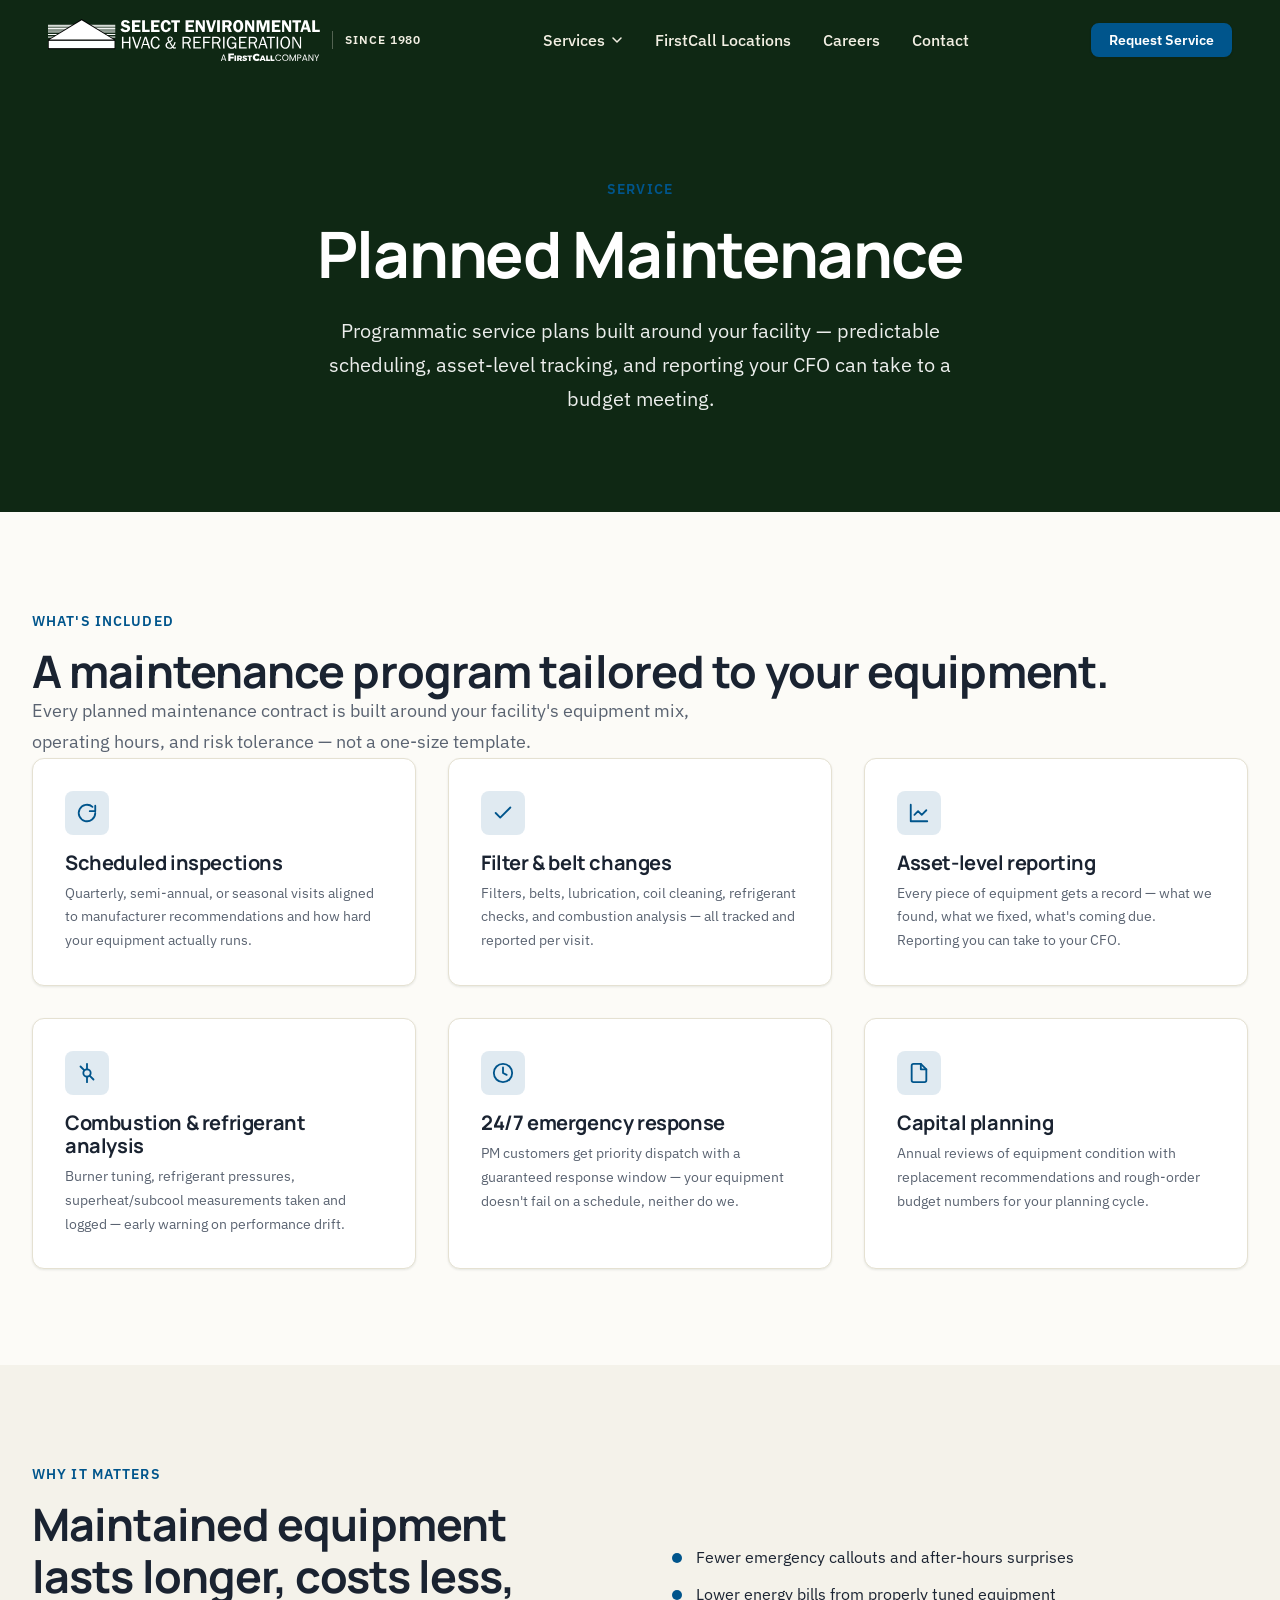
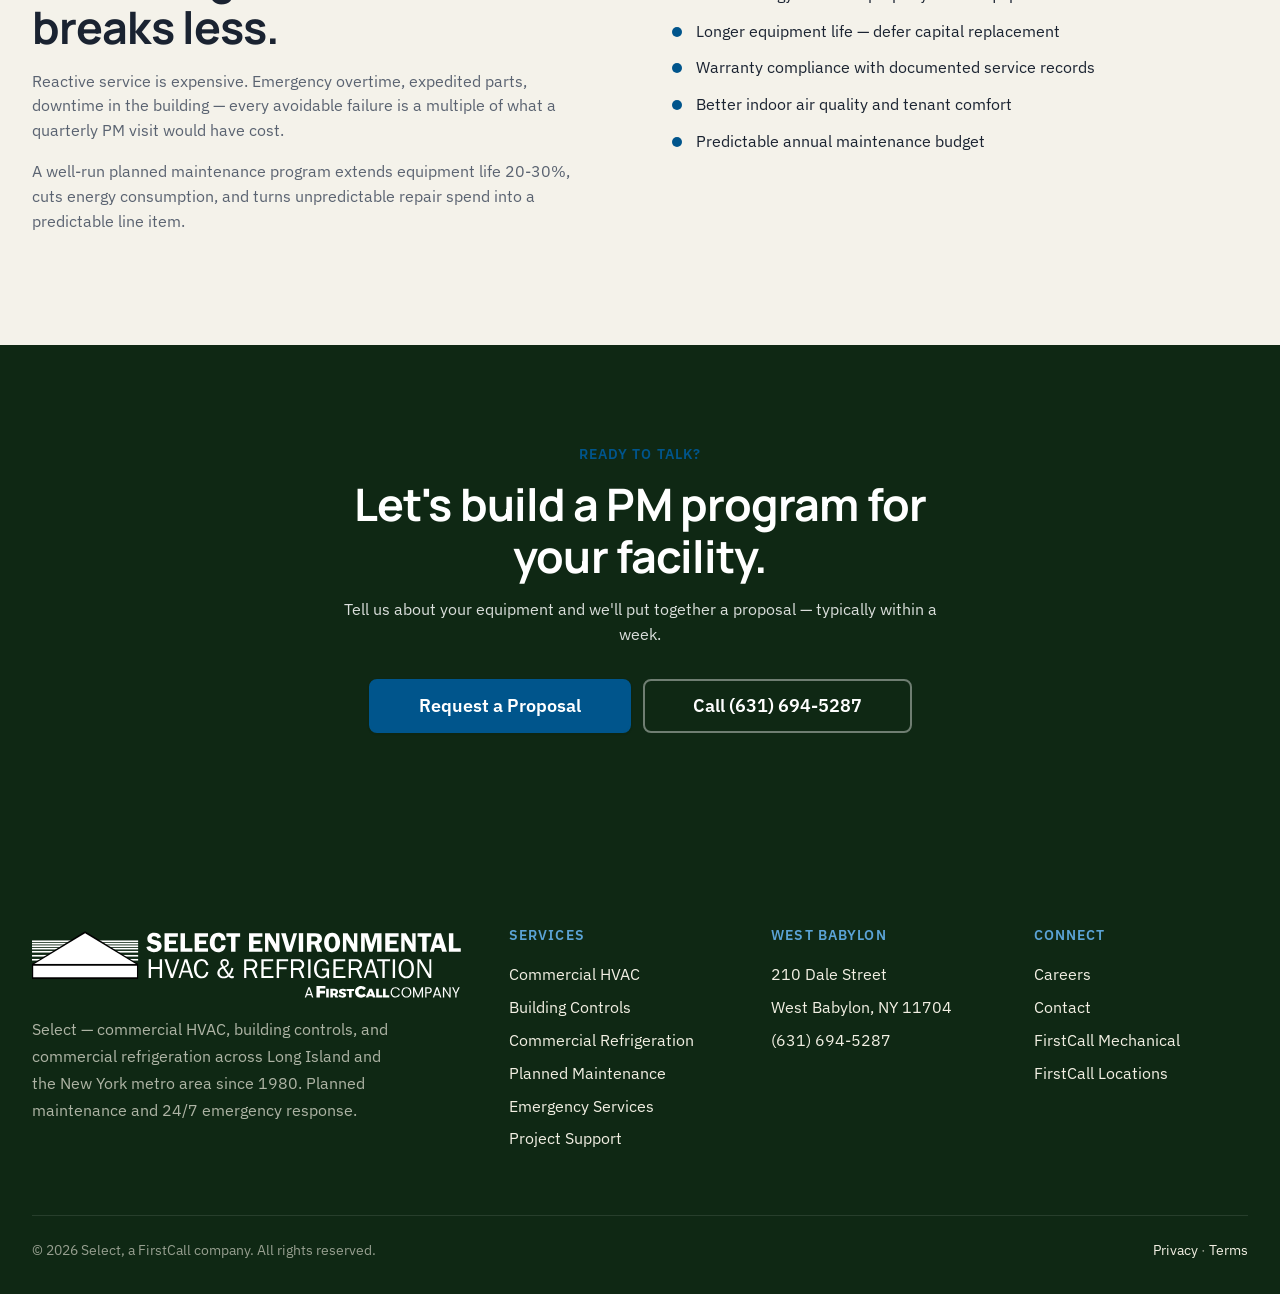
<file: services/planned-maintenance.html>
<!DOCTYPE html>
<!--
  ============================================================
  Select Service Page Template
  ============================================================

  Used to hydrate each per-service page under services/<slug>.html
  from services/<slug>/config.json. Mirrors the FirstCall Columbus
  service-page pattern: page-hero, feature-grid, info-grid (why),
  cta-band — but with no multi-location picker (Select is single
  location: West Babylon NY).

  Build directives:
    INLINE_CSS         tokens + base + components + service
    INLINE_LOGO_WHITE  shared/img/logos/select-hero-white.svg
    INLINE_BRANCH_JS   shared/js/site.js
  ============================================================
-->
<html lang="en">
<head>
  <meta charset="UTF-8" />
  <meta name="viewport" content="width=device-width, initial-scale=1.0" />
  <title>Planned Maintenance — Select</title>
  <meta name="description" content="Planned maintenance programs from Select — commercial HVAC, controls, and refrigeration service contracts across Long Island and the New York metro area." />
  <link rel="canonical" href="https://selectenv.com/services/planned-maintenance" />

  <meta property="og:type" content="website" />
  <meta property="og:title" content="Planned Maintenance — Select" />
  <meta property="og:description" content="Planned maintenance programs from Select — commercial HVAC, controls, and refrigeration service contracts across Long Island and the New York metro area." />
  <meta property="og:url" content="https://selectenv.com/services/planned-maintenance" />

  <link rel="preconnect" href="https://fonts.googleapis.com" />
  <link rel="preconnect" href="https://fonts.gstatic.com" crossorigin />
  <link href="https://fonts.googleapis.com/css2?family=Manrope:wght@400;500;600;700;800&family=IBM+Plex+Sans:wght@300;400;500;600;700&display=swap" rel="stylesheet" />

  <style>
    /* ===== tokens.css ===== */
/* ============================================================
   Select Design Tokens — exact mirror of Columbus FCM page

   Values copied verbatim from Website Redesign/columbus.html
   inline :root block (per Adam's instruction to match
   Columbus exactly). Cream page bg, dark navy text, deep blue
   accent — NOT the FCG forest-green dark scheme.

   Extra tokens beyond what Columbus inlines (--space-11,
   --leading-snug, --font-mono, extended container sizes, etc.)
   are kept because Select's other CSS files (base.css,
   components.css, branch.css, service.css) reference them.
   Those don't affect color rendering.
   ============================================================ */

:root {
  /* --------------------------------------------------------
     COLOR — Brand (from Columbus inline :root)
     -------------------------------------------------------- */
  --color-primary:        #1A4120;
  --color-primary-dark:   #0F2814;
  --color-primary-mid:    #2D5F36;
  --color-primary-soft:   #4A7D52;

  --color-accent:         #00558C;
  --color-accent-dark:    #003D66;
  --color-accent-light:   #5BA3D6;

  /* --------------------------------------------------------
     COLOR — Surfaces (cream page bg, white cards)
     -------------------------------------------------------- */
  --color-bg:             #FCFBF7;
  --color-bg-soft:        #F4F2EA;
  --color-bg-section:     #EDE9DC;
  --color-bg-dark:        #0F2814;
  --color-bg-card:        #FFFFFF;

  --color-text:           #1A2331;
  --color-text-muted:     #5A6371;
  --color-text-light:     #8A93A1;
  --color-text-on-dark:   #F2EFE3;
  --color-text-on-primary:#FFFFFF;

  --color-border:         #E5E1D2;
  --color-border-strong:  #C9C7B7;
  --color-border-dark:    #0F2814;

  /* --------------------------------------------------------
     INDUSTRIES-GRID TIER TOKENS (Columbus values)
     -------------------------------------------------------- */
  --fc-tier-1:        #0B2E4F;
  --fc-tier-2:        #1E5A8A;
  --fc-tier-3:        #A8C5DC;
  --fc-text-light:    #FFFFFF;
  --fc-text-dark:     #0B2E4F;

  /* --------------------------------------------------------
     COLOR — Semantic
     -------------------------------------------------------- */
  --color-success:        #5BA3D6;
  --color-warning:        #B8861A;
  --color-danger:         #C0392B;
  --color-info:           #5BA3D6;

  /* --------------------------------------------------------
     TYPOGRAPHY (Columbus values)
     -------------------------------------------------------- */
  --font-display: "Manrope", system-ui, -apple-system, "Segoe UI", sans-serif;
  --font-body:    "IBM Plex Sans", system-ui, -apple-system, "Segoe UI", sans-serif;
  --font-mono:    "IBM Plex Mono", ui-monospace, "SF Mono", Menlo, monospace;

  --text-xs:    0.75rem;
  --text-sm:    0.875rem;
  --text-base:  1rem;
  --text-lg:    1.125rem;
  --text-xl:    1.25rem;
  --text-2xl:   1.5rem;
  --text-3xl:   1.875rem;
  --text-4xl:   2.25rem;
  --text-5xl:   3rem;
  --text-6xl:   3.75rem;
  --text-7xl:   4.5rem;

  --weight-regular:  400;
  --weight-medium:   500;
  --weight-semibold: 600;
  --weight-bold:     700;
  --weight-extrabold:800;

  --leading-tight:   1.15;
  --leading-snug:    1.3;
  --leading-normal:  1.55;
  --leading-relaxed: 1.7;

  --tracking-tight:  -0.02em;
  --tracking-normal: 0;
  --tracking-wide:   0.02em;
  --tracking-caps:   0.08em;

  /* SPACING (Columbus + extension --space-11 for branch.css) */
  --space-1:   0.25rem;
  --space-2:   0.5rem;
  --space-3:   0.75rem;
  --space-4:   1rem;
  --space-5:   1.5rem;
  --space-6:   2rem;
  --space-7:   3rem;
  --space-8:   4rem;
  --space-9:   6rem;
  --space-10:  8rem;
  --space-11: 10rem;

  /* LAYOUT (Columbus values + sm/md/lg/xl kept for component breakpoints) */
  --container-sm:  640px;
  --container-md:  768px;
  --container-lg: 1024px;
  --container-xl: 1280px;
  --container-2xl: 1600px;
  --container-content: 1440px;

  --header-height: 80px;
  --header-height-mobile: 64px;
  --pad-x: clamp(1.25rem, 4vw, 3rem);

  /* RADII (Columbus values + radius-none/2xl kept for components.css) */
  --radius-none: 0;
  --radius-sm:   4px;
  --radius-md:   8px;
  --radius-lg:   12px;
  --radius-xl:   16px;
  --radius-2xl:  24px;
  --radius-pill: 999px;

  /* SHADOWS (Columbus values + shadow-xs kept) */
  --shadow-xs: 0 1px 2px rgba(15, 42, 31, 0.04);
  --shadow-sm: 0 1px 3px rgba(15, 42, 31, 0.06), 0 1px 2px rgba(15, 42, 31, 0.04);
  --shadow-md: 0 4px 12px rgba(15, 42, 31, 0.08), 0 2px 4px rgba(15, 42, 31, 0.04);
  --shadow-lg: 0 12px 32px rgba(15, 42, 31, 0.10), 0 4px 8px rgba(15, 42, 31, 0.04);
  --shadow-xl: 0 24px 48px rgba(15, 42, 31, 0.14), 0 8px 16px rgba(15, 42, 31, 0.06);

  /* MOTION (Columbus values + ease-in-out kept) */
  --ease-out:     cubic-bezier(0.16, 1, 0.3, 1);
  --ease-in-out:  cubic-bezier(0.4, 0, 0.2, 1);
  --duration-fast:   150ms;
  --duration-base:   200ms;
  --duration-slow:   320ms;

  /* Z-INDEX */
  --z-base:     1;
  --z-dropdown: 100;
  --z-sticky:   200;
  --z-header:   300;
  --z-overlay:  400;
  --z-modal:    500;
  --z-toast:    600;

  /* Focus ring (Columbus value) */
  --focus-ring: 0 0 0 3px rgba(0, 85, 140, 0.35);
}


/* ===== base.css ===== */
/* ============================================================
   FirstCall Base — resets, typography defaults, utilities
   Depends on tokens.css being loaded first.
   ============================================================ */

/* ---------- Modern reset ---------- */
*, *::before, *::after { box-sizing: border-box; }

* { margin: 0; }

html {
  -webkit-text-size-adjust: 100%;
  text-size-adjust: 100%;
  scroll-behavior: smooth;
}

body {
  min-height: 100vh;
  font-family: var(--font-body);
  font-size: var(--text-base);
  line-height: var(--leading-normal);
  color: var(--color-text);
  background: var(--color-bg);
  -webkit-font-smoothing: antialiased;
  -moz-osx-font-smoothing: grayscale;
  text-rendering: optimizeLegibility;
}

img, svg, video, canvas, picture {
  display: block;
  max-width: 100%;
  height: auto;
}

button, input, select, textarea {
  font: inherit;
  color: inherit;
}

button {
  background: none;
  border: none;
  cursor: pointer;
}

a {
  color: var(--color-primary-mid);
  text-decoration: none;
  transition: color var(--duration-base) var(--ease-out);
}

a:hover {
  color: var(--color-primary);
}

a:focus-visible,
button:focus-visible,
input:focus-visible,
select:focus-visible,
textarea:focus-visible,
[tabindex]:focus-visible {
  outline: none;
  box-shadow: var(--focus-ring);
  border-radius: var(--radius-sm);
}

ul, ol { padding-left: 1.25em; }
ul[role="list"], ol[role="list"] { list-style: none; padding: 0; }

/* ---------- Typography ---------- */

h1, h2, h3, h4, h5, h6 {
  font-family: var(--font-display);
  font-weight: var(--weight-bold);
  line-height: var(--leading-tight);
  letter-spacing: var(--tracking-tight);
  color: var(--color-text);
}

h1, .h1 {
  font-size: clamp(2.25rem, 4.5vw, var(--text-6xl));
  font-weight: var(--weight-bold);
}

h2, .h2 {
  font-size: clamp(1.875rem, 3.5vw, var(--text-5xl));
}

h3, .h3 {
  font-size: clamp(1.5rem, 2.5vw, var(--text-4xl));
}

h4, .h4 {
  font-size: var(--text-2xl);
  letter-spacing: var(--tracking-normal);
}

h5, .h5 {
  font-size: var(--text-xl);
  font-weight: var(--weight-semibold);
  letter-spacing: var(--tracking-normal);
}

h6, .h6 {
  font-size: var(--text-base);
  font-weight: var(--weight-semibold);
  text-transform: uppercase;
  letter-spacing: var(--tracking-caps);
  color: var(--color-text-muted);
}

p {
  line-height: var(--leading-normal);
  color: var(--color-text);
}

.lead {
  font-size: var(--text-lg);
  line-height: var(--leading-relaxed);
  color: var(--color-text-muted);
  max-width: 60ch;
}

.eyebrow {
  display: inline-block;
  font-family: var(--font-body);
  font-size: var(--text-sm);
  font-weight: var(--weight-semibold);
  text-transform: uppercase;
  letter-spacing: var(--tracking-caps);
  color: var(--color-accent);
  margin-bottom: var(--space-3);
}

small, .text-small { font-size: var(--text-sm); }
.text-xs { font-size: var(--text-xs); }
.text-muted { color: var(--color-text-muted); }
.text-light { color: var(--color-text-light); }

/* ---------- Layout utilities ---------- */

.container {
  width: 100%;
  max-width: var(--container-content);
  margin-inline: auto;
  padding-inline: var(--space-5);
}

.container-narrow {
  max-width: 800px;
  margin-inline: auto;
  padding-inline: var(--space-5);
}

.container-wide {
  width: 100%;
  max-width: var(--container-2xl);
  margin-inline: auto;
  padding-inline: var(--space-5);
}

@media (min-width: 768px) {
  .container, .container-narrow, .container-wide {
    padding-inline: var(--space-6);
  }
}

/* Section spacing */
.section {
  padding-block: var(--space-9);
}

.section-tight {
  padding-block: var(--space-7);
}

.section-loose {
  padding-block: var(--space-10);
}

@media (max-width: 767px) {
  .section { padding-block: var(--space-7); }
  .section-loose { padding-block: var(--space-8); }
}

.section--soft { background: var(--color-bg-soft); }
.section--tinted { background: var(--color-bg-section); }
.section--primary { background: var(--color-primary); color: var(--color-text-on-primary); }
.section--dark { background: var(--color-bg-dark); color: var(--color-text-on-dark); }

.section--primary h1, .section--primary h2, .section--primary h3,
.section--primary h4, .section--primary h5, .section--primary h6,
.section--dark h1, .section--dark h2, .section--dark h3,
.section--dark h4, .section--dark h5, .section--dark h6 {
  color: inherit;
}

.section--primary .eyebrow,
.section--dark .eyebrow {
  color: var(--color-accent-light);
}

/* Flex / grid helpers */
.stack > * + * { margin-top: var(--space-4); }
.stack-sm > * + * { margin-top: var(--space-2); }
.stack-lg > * + * { margin-top: var(--space-6); }
.stack-xl > * + * { margin-top: var(--space-7); }

.row {
  display: flex;
  flex-wrap: wrap;
  gap: var(--space-5);
}

.row--between { justify-content: space-between; }
.row--center  { align-items: center; }

.grid {
  display: grid;
  gap: var(--space-6);
}

.grid-2 { grid-template-columns: repeat(2, 1fr); }
.grid-3 { grid-template-columns: repeat(3, 1fr); }
.grid-4 { grid-template-columns: repeat(4, 1fr); }
.grid-6 { grid-template-columns: repeat(6, 1fr); }

@media (max-width: 1023px) {
  .grid-3, .grid-4 { grid-template-columns: repeat(2, 1fr); }
  .grid-6 { grid-template-columns: repeat(3, 1fr); }
}
@media (max-width: 639px) {
  .grid-2, .grid-3, .grid-4, .grid-6 { grid-template-columns: 1fr; }
}

/* Text alignment */
.text-center { text-align: center; }
.text-left   { text-align: left; }
.text-right  { text-align: right; }

/* Display */
.hidden { display: none !important; }

@media (max-width: 767px) {
  .hide-mobile { display: none !important; }
}
@media (min-width: 768px) {
  .show-mobile { display: none !important; }
}

/* Skip-to-content for accessibility */
.skip-link {
  position: absolute;
  top: -100px;
  left: var(--space-4);
  padding: var(--space-3) var(--space-5);
  background: var(--color-primary);
  color: var(--color-text-on-primary);
  border-radius: var(--radius-md);
  font-weight: var(--weight-semibold);
  z-index: var(--z-toast);
  transition: top var(--duration-base) var(--ease-out);
}

.skip-link:focus {
  top: var(--space-4);
}

/* Selection */
::selection {
  background: var(--color-accent);
  color: #fff;
}

/* Reduced motion */
@media (prefers-reduced-motion: reduce) {
  *, *::before, *::after {
    animation-duration: 0.01ms !important;
    animation-iteration-count: 1 !important;
    transition-duration: 0.01ms !important;
    scroll-behavior: auto !important;
  }
}


/* ===== components.css ===== */
/* ============================================================
   FirstCall Components — buttons, cards, forms, nav, footer,
   badges, callouts, photo strip, capabilities grid.
   Depends on tokens.css and base.css.
   ============================================================ */

/* ============================================================
   BUTTONS
   ============================================================ */

.btn {
  display: inline-flex;
  align-items: center;
  justify-content: center;
  gap: var(--space-2);
  padding: var(--space-3) var(--space-6);
  font-family: var(--font-body);
  font-size: var(--text-base);
  font-weight: var(--weight-semibold);
  letter-spacing: var(--tracking-normal);
  line-height: 1;
  border: 2px solid transparent;
  border-radius: var(--radius-md);
  cursor: pointer;
  text-decoration: none;
  transition:
    background-color var(--duration-base) var(--ease-out),
    border-color var(--duration-base) var(--ease-out),
    color var(--duration-base) var(--ease-out),
    transform var(--duration-fast) var(--ease-out),
    box-shadow var(--duration-base) var(--ease-out);
  white-space: nowrap;
}

.btn:active { transform: translateY(1px); }

.btn--primary {
  background: var(--color-accent);
  color: #fff;
  border-color: var(--color-accent);
  box-shadow: var(--shadow-sm);
}
.btn--primary:hover {
  background: var(--color-accent-dark);
  border-color: var(--color-accent-dark);
  color: #fff;
  box-shadow: var(--shadow-md);
}

.btn--secondary {
  background: var(--color-primary);
  color: #fff;
  border-color: var(--color-primary);
}
.btn--secondary:hover {
  background: var(--color-primary-dark);
  border-color: var(--color-primary-dark);
  color: #fff;
}

.btn--outline {
  background: transparent;
  color: var(--color-primary);
  border-color: var(--color-primary);
}
.btn--outline:hover {
  background: var(--color-primary);
  color: #fff;
}

.btn--ghost {
  background: transparent;
  color: var(--color-primary);
  border-color: transparent;
}
.btn--ghost:hover {
  background: var(--color-bg-section);
  color: var(--color-primary-dark);
}

.btn--on-dark {
  background: #fff;
  color: var(--color-primary);
  border-color: #fff;
}
.btn--on-dark:hover {
  background: var(--color-bg-section);
  color: var(--color-primary-dark);
}

.btn--outline-on-dark {
  background: transparent;
  color: #fff;
  border-color: rgba(255,255,255,0.4);
}
.btn--outline-on-dark:hover {
  background: rgba(255,255,255,0.1);
  border-color: #fff;
  color: #fff;
}

/* Size variants */
.btn--sm { padding: var(--space-2) var(--space-4); font-size: var(--text-sm); }
.btn--lg { padding: var(--space-4) var(--space-7); font-size: var(--text-lg); }
.btn--full { width: 100%; }

/* Inline-link arrow button (used a lot on ServiceLogic-style sites) */
.link-arrow {
  display: inline-flex;
  align-items: center;
  gap: var(--space-2);
  font-weight: var(--weight-semibold);
  color: var(--color-primary);
  text-decoration: none;
  transition: gap var(--duration-base) var(--ease-out), color var(--duration-base) var(--ease-out);
}

.link-arrow::after {
  content: "→";
  transition: transform var(--duration-base) var(--ease-out);
  font-weight: var(--weight-regular);
}

.link-arrow:hover {
  color: var(--color-accent);
  gap: var(--space-3);
}

.link-arrow:hover::after { transform: translateX(2px); }

.link-arrow--on-dark { color: var(--color-accent-light); }
.link-arrow--on-dark:hover { color: #fff; }

/* ============================================================
   CARDS
   ============================================================ */

.card {
  background: var(--color-bg);
  border: 1px solid var(--color-border);
  border-radius: var(--radius-lg);
  padding: var(--space-6);
  transition:
    border-color var(--duration-base) var(--ease-out),
    box-shadow var(--duration-base) var(--ease-out),
    transform var(--duration-base) var(--ease-out);
}

.card--hover:hover {
  border-color: var(--color-border-strong);
  box-shadow: var(--shadow-lg);
  transform: translateY(-2px);
}

.card--feature {
  display: flex;
  flex-direction: column;
  gap: var(--space-4);
}

.card--feature .card__icon {
  width: 56px;
  height: 56px;
  display: inline-flex;
  align-items: center;
  justify-content: center;
  background: var(--color-bg-section);
  color: var(--color-primary);
  border-radius: var(--radius-md);
}

.card--feature .card__icon svg { width: 28px; height: 28px; }

.card__title {
  font-family: var(--font-display);
  font-size: var(--text-xl);
  font-weight: var(--weight-bold);
  letter-spacing: var(--tracking-tight);
  color: var(--color-text);
}

.card__body {
  color: var(--color-text-muted);
  line-height: var(--leading-relaxed);
}

/* Branch quick-card (used on parent homepage) */
.branch-card {
  background: var(--color-bg);
  border: 1px solid var(--color-border);
  border-radius: var(--radius-lg);
  padding: var(--space-6);
  display: flex;
  flex-direction: column;
  gap: var(--space-3);
  transition:
    border-color var(--duration-base) var(--ease-out),
    box-shadow var(--duration-base) var(--ease-out),
    transform var(--duration-base) var(--ease-out);
}

.branch-card:hover {
  border-color: var(--color-primary-mid);
  box-shadow: var(--shadow-lg);
  transform: translateY(-2px);
}

.branch-card__location {
  font-family: var(--font-body);
  font-size: var(--text-sm);
  font-weight: var(--weight-semibold);
  text-transform: uppercase;
  letter-spacing: var(--tracking-caps);
  color: var(--color-accent);
}

.branch-card__name {
  font-family: var(--font-display);
  font-size: var(--text-2xl);
  font-weight: var(--weight-bold);
  letter-spacing: var(--tracking-tight);
}

.branch-card__phone {
  font-size: var(--text-lg);
  font-weight: var(--weight-medium);
  color: var(--color-text);
}

.branch-card__phone a { color: inherit; }
.branch-card__phone a:hover { color: var(--color-primary); }

/* ============================================================
   FORMS
   ============================================================ */

.form-field {
  display: flex;
  flex-direction: column;
  gap: var(--space-2);
  margin-bottom: var(--space-4);
}

.form-label {
  font-family: var(--font-body);
  font-size: var(--text-sm);
  font-weight: var(--weight-semibold);
  color: var(--color-text);
}

.form-label .required {
  color: var(--color-accent);
  margin-left: 2px;
}

.form-input,
.form-textarea,
.form-select {
  width: 100%;
  padding: var(--space-3) var(--space-4);
  font-family: var(--font-body);
  font-size: var(--text-base);
  color: var(--color-text);
  background: var(--color-bg);
  border: 1.5px solid var(--color-border);
  border-radius: var(--radius-md);
  transition: border-color var(--duration-base) var(--ease-out), background var(--duration-base) var(--ease-out);
}

.form-input:hover,
.form-textarea:hover,
.form-select:hover {
  border-color: var(--color-border-strong);
}

.form-input:focus,
.form-textarea:focus,
.form-select:focus {
  outline: none;
  border-color: var(--color-primary-mid);
  box-shadow: 0 0 0 3px rgba(0, 85, 140, 0.15);
}

.form-textarea {
  min-height: 140px;
  resize: vertical;
  line-height: var(--leading-normal);
}

.form-select {
  appearance: none;
  background-image: url("data:image/svg+xml;utf8,<svg xmlns='http://www.w3.org/2000/svg' viewBox='0 0 20 20' fill='%231A2421'><path d='M5 8l5 5 5-5z'/></svg>");
  background-repeat: no-repeat;
  background-position: right var(--space-4) center;
  background-size: 16px;
  padding-right: var(--space-7);
}

.form-help {
  font-size: var(--text-xs);
  color: var(--color-text-light);
}

.form-error {
  font-size: var(--text-xs);
  color: var(--color-danger);
  font-weight: var(--weight-medium);
}

.form-input--error,
.form-textarea--error,
.form-select--error {
  border-color: var(--color-danger);
}

/* Checkbox / radio */
.form-checkbox,
.form-radio {
  display: flex;
  gap: var(--space-3);
  align-items: flex-start;
  cursor: pointer;
  font-size: var(--text-sm);
}

.form-checkbox input,
.form-radio input {
  margin-top: 2px;
  accent-color: var(--color-primary);
  width: 18px;
  height: 18px;
}

/* ============================================================
   HEADER / NAV  (Columbus-style: dark green bar over cream page)
   ============================================================ */

.site-header {
  position: sticky;
  top: 0;
  z-index: var(--z-header);
  background: #0F2814;
  height: var(--header-height);
  display: flex;
  align-items: center;
  transition: box-shadow var(--duration-base) var(--ease-out);
}

.site-header.is-scrolled {
  box-shadow: 0 1px 0 rgba(0,0,0,0.4), var(--shadow-sm);
}

.site-header__inner {
  width: 100%;
  max-width: var(--container-2xl);
  margin-inline: auto;
  padding-inline: var(--pad-x);
  display: flex;
  align-items: center;
  justify-content: space-between;
  gap: var(--space-6);
}

.site-header__logo {
  display: inline-flex;
  align-items: center;
  gap: var(--space-3);
  text-decoration: none;
}

.site-header__logo svg {
  height: 50px;
  width: auto;
  display: block;
}

.site-header__tagline {
  font-family: var(--font-body);
  font-size: var(--text-xs);
  font-weight: var(--weight-semibold);
  text-transform: uppercase;
  letter-spacing: var(--tracking-caps);
  color: var(--color-text-on-dark);
  padding-left: var(--space-3);
  border-left: 1px solid rgba(242, 239, 227, 0.3);
}

@media (max-width: 767px) { .site-header__tagline { display: none; } }

.site-nav {
  display: flex;
  align-items: center;
  gap: var(--space-6);
}

.site-nav__link {
  font-family: var(--font-body);
  font-size: var(--text-base);
  font-weight: var(--weight-medium);
  color: var(--color-text-on-dark);
  text-decoration: none;
  padding: var(--space-2) 0;
  position: relative;
  transition: color var(--duration-base) var(--ease-out);
}

.site-nav__link::after {
  content: "";
  position: absolute;
  left: 0;
  bottom: -4px;
  width: 0;
  height: 2px;
  background: var(--color-accent-light);
  transition: width var(--duration-base) var(--ease-out);
}

.site-nav__link:hover { color: var(--color-accent-light); }

.site-nav__link:hover::after,
.site-nav__link[aria-current="page"]::after {
  width: 100%;
}

.site-nav__link[aria-current="page"] {
  color: var(--color-accent-light);
  font-weight: var(--weight-semibold);
}

/* Nav dropdowns (Services + STR Locations) */
.site-nav__dropdown-wrap { position: relative; }
.site-nav__dropdown-toggle {
  background: none;
  border: none;
  cursor: pointer;
  display: inline-flex;
  align-items: center;
  gap: 6px;
}
.site-nav__caret {
  width: 12px;
  height: 12px;
  transition: transform var(--duration-base) var(--ease-out);
}
.site-nav__dropdown-toggle[aria-expanded="true"] .site-nav__caret { transform: rotate(180deg); }
.site-nav__dropdown {
  position: absolute;
  top: calc(100% + 6px);
  left: -8px;
  min-width: 240px;
  background: rgba(15, 40, 20, 0.97);
  backdrop-filter: saturate(180%) blur(10px);
  -webkit-backdrop-filter: saturate(180%) blur(10px);
  border: 1px solid rgba(74, 125, 82, 0.35);
  border-radius: var(--radius-md);
  padding: var(--space-2);
  box-shadow: var(--shadow-lg);
  opacity: 0;
  pointer-events: none;
  transform: translateY(-4px);
  transition: opacity var(--duration-base) var(--ease-out), transform var(--duration-base) var(--ease-out);
  z-index: 1;
}
.site-nav__dropdown.is-open {
  opacity: 1;
  pointer-events: auto;
  transform: translateY(0);
}
.site-nav__dropdown-link {
  display: block;
  padding: var(--space-3) var(--space-3);
  color: var(--color-text-on-dark);
  border-radius: var(--radius-sm);
  font-size: var(--text-base);
  font-weight: var(--weight-medium);
  text-decoration: none;
  transition: background var(--duration-base) var(--ease-out), color var(--duration-base) var(--ease-out);
}
.site-nav__dropdown-link:hover,
.site-nav__dropdown-link:focus-visible {
  background: rgba(91, 163, 214, 0.15);
  color: var(--color-accent-light);
}
.site-nav__dropdown-link[aria-current="page"] {
  color: var(--color-accent-light);
  background: rgba(91, 163, 214, 0.1);
}

.site-header__cta {
  display: flex;
  align-items: center;
  gap: var(--space-3);
}

/* Mobile menu toggle */
.menu-toggle {
  display: none;
  width: 44px;
  height: 44px;
  align-items: center;
  justify-content: center;
  border-radius: var(--radius-md);
}

.menu-toggle:hover { background: rgba(242, 239, 227, 0.1); }

.menu-toggle__bars,
.menu-toggle__bars::before,
.menu-toggle__bars::after {
  display: block;
  width: 22px;
  height: 2px;
  background: var(--color-text-on-dark);
  position: relative;
  transition: transform var(--duration-base) var(--ease-out), top var(--duration-base) var(--ease-out);
}

.menu-toggle__bars::before,
.menu-toggle__bars::after {
  content: "";
  position: absolute;
  left: 0;
}

.menu-toggle__bars::before { top: -7px; }
.menu-toggle__bars::after  { top: 7px; }

@media (max-width: 1023px) {
  .menu-toggle { display: inline-flex; }
  .site-nav {
    position: fixed;
    top: var(--header-height);
    left: 0;
    right: 0;
    background: var(--color-primary-dark);
    flex-direction: column;
    align-items: stretch;
    padding: var(--space-5);
    border-bottom: 1px solid var(--color-border);
    box-shadow: var(--shadow-lg);
    transform: translateY(-120%);
    transition: transform var(--duration-slow) var(--ease-out);
    gap: 0;
  }
  .site-nav.is-open { transform: translateY(0); }
  .site-nav__link {
    padding-block: var(--space-4);
    border-bottom: 1px solid rgba(74, 125, 82, 0.4);
    font-size: var(--text-lg);
  }
  .site-nav__link:last-child { border-bottom: none; }
  .site-nav__link::after { display: none; }
  .site-header__cta .btn { display: none; }
  .hide-mobile { display: none !important; }

  /* Mobile dropdowns: full-width toggle + collapsible inline menu */
  .site-nav__dropdown-wrap { width: 100%; }
  .site-nav__dropdown-toggle {
    width: 100%;
    justify-content: space-between;
    padding-block: var(--space-4);
    border-bottom: 1px solid rgba(74, 125, 82, 0.4);
    font-size: var(--text-lg);
    color: var(--color-text-on-dark);
  }
  .site-nav__dropdown {
    position: static;
    opacity: 1;
    pointer-events: auto;
    transform: none;
    background: transparent;
    backdrop-filter: none;
    -webkit-backdrop-filter: none;
    border: none;
    border-radius: 0;
    box-shadow: none;
    padding: 0;
    min-width: 0;
    max-height: 0;
    overflow: hidden;
    transition: max-height var(--duration-slow) var(--ease-out);
  }
  .site-nav__dropdown.is-open { max-height: 400px; }
  .site-nav__dropdown-link {
    padding-block: var(--space-3);
    padding-left: var(--space-5);
    border-bottom: 1px solid rgba(74, 125, 82, 0.25);
    font-size: var(--text-base);
  }
}

/* ============================================================
   FOOTER
   ============================================================ */

.site-footer {
  background: var(--color-bg-dark);
  color: var(--color-text-on-dark);
  padding-block: var(--space-9) var(--space-6);
}

.site-footer a { color: var(--color-text-on-dark); text-decoration: none; }
.site-footer a:hover { color: var(--color-accent-light); }

.site-footer__grid {
  display: grid;
  grid-template-columns: 2fr 1fr 1fr 1fr;
  gap: var(--space-7);
  margin-bottom: var(--space-8);
}

@media (max-width: 1023px) {
  .site-footer__grid { grid-template-columns: 1fr 1fr; }
}
@media (max-width: 639px) {
  .site-footer__grid { grid-template-columns: 1fr; }
}

.site-footer__heading {
  font-family: var(--font-body);
  font-size: var(--text-sm);
  font-weight: var(--weight-semibold);
  text-transform: uppercase;
  letter-spacing: var(--tracking-caps);
  color: var(--color-accent-light);
  margin-bottom: var(--space-4);
}

.site-footer__list { list-style: none; padding: 0; display: flex; flex-direction: column; gap: var(--space-2); }
.site-footer__list a { font-size: var(--text-base); }

.site-footer__brand p {
  color: rgba(242, 239, 227, 0.7);
  max-width: 36ch;
  margin-top: var(--space-3);
  line-height: var(--leading-relaxed);
}

.site-footer__bottom {
  padding-top: var(--space-5);
  border-top: 1px solid rgba(255,255,255,0.1);
  display: flex;
  justify-content: space-between;
  flex-wrap: wrap;
  gap: var(--space-4);
  font-size: var(--text-sm);
  color: rgba(242, 239, 227, 0.6);
}

/* ============================================================
   BADGES / TAGS / CALLOUTS
   ============================================================ */

.badge {
  display: inline-flex;
  align-items: center;
  gap: var(--space-2);
  padding: var(--space-1) var(--space-3);
  font-size: var(--text-xs);
  font-weight: var(--weight-semibold);
  text-transform: uppercase;
  letter-spacing: var(--tracking-caps);
  border-radius: var(--radius-pill);
  background: var(--color-bg-section);
  color: var(--color-primary);
}

.badge--accent { background: var(--color-accent); color: #fff; }
.badge--primary { background: var(--color-primary); color: #fff; }
.badge--outline { background: transparent; border: 1.5px solid var(--color-border-strong); color: var(--color-text-muted); }

.callout {
  background: var(--color-bg-section);
  border-left: 4px solid var(--color-accent);
  padding: var(--space-5) var(--space-6);
  border-radius: var(--radius-md);
}

/* ============================================================
   PHOTO STRIP (horizontal scrolling row used on branch sites)
   ============================================================ */

.photo-strip {
  display: grid;
  grid-auto-flow: column;
  grid-auto-columns: minmax(280px, 1fr);
  gap: var(--space-4);
  overflow-x: auto;
  padding-bottom: var(--space-3);
  scroll-snap-type: x mandatory;
  scrollbar-width: thin;
}

.photo-strip__item {
  scroll-snap-align: start;
  aspect-ratio: 4 / 3;
  border-radius: var(--radius-lg);
  overflow: hidden;
  background: var(--color-bg-section);
}

.photo-strip__item img {
  width: 100%;
  height: 100%;
  object-fit: cover;
}

@media (min-width: 1024px) {
  .photo-strip {
    grid-auto-columns: minmax(0, 1fr);
    grid-auto-flow: row;
    grid-template-columns: repeat(4, 1fr);
    overflow: visible;
  }
}

/* ============================================================
   CAPABILITIES GRID (homepage + branch)
   ============================================================ */

.capabilities {
  display: grid;
  grid-template-columns: repeat(3, 1fr);
  gap: var(--space-5);
}

@media (max-width: 1023px) { .capabilities { grid-template-columns: repeat(2, 1fr); } }
@media (max-width: 639px)  { .capabilities { grid-template-columns: 1fr; } }

.capability {
  background: var(--color-bg);
  border: 1px solid var(--color-border);
  border-radius: var(--radius-lg);
  padding: var(--space-6);
  display: flex;
  flex-direction: column;
  gap: var(--space-3);
  transition:
    border-color var(--duration-base) var(--ease-out),
    box-shadow var(--duration-base) var(--ease-out),
    transform var(--duration-base) var(--ease-out);
}

.capability:hover {
  border-color: var(--color-primary-mid);
  box-shadow: var(--shadow-lg);
  transform: translateY(-2px);
}

.capability__icon {
  width: 56px;
  height: 56px;
  display: inline-flex;
  align-items: center;
  justify-content: center;
  background: var(--color-primary);
  color: #fff;
  border-radius: var(--radius-md);
}

.capability__icon svg { width: 28px; height: 28px; }

.capability__title {
  font-family: var(--font-display);
  font-size: var(--text-xl);
  font-weight: var(--weight-bold);
  letter-spacing: var(--tracking-tight);
}

.capability__body {
  color: var(--color-text-muted);
  line-height: var(--leading-relaxed);
  font-size: var(--text-base);
}

/* ============================================================
   HERO (parent + branch share this structural pattern)
   ============================================================ */

.hero {
  position: relative;
  padding-block: var(--space-10) var(--space-9);
  overflow: hidden;
}

.hero--with-photo {
  display: grid;
  grid-template-columns: 1fr 1fr;
  gap: var(--space-8);
  align-items: center;
}

@media (max-width: 1023px) {
  .hero--with-photo { grid-template-columns: 1fr; gap: var(--space-6); }
}

.hero__eyebrow {
  display: inline-block;
  font-size: var(--text-sm);
  font-weight: var(--weight-semibold);
  text-transform: uppercase;
  letter-spacing: var(--tracking-caps);
  color: var(--color-accent);
  margin-bottom: var(--space-4);
}

.hero__title {
  font-family: var(--font-display);
  font-size: clamp(2.5rem, 5vw, var(--text-7xl));
  font-weight: var(--weight-extrabold);
  line-height: var(--leading-tight);
  letter-spacing: var(--tracking-tight);
  margin-bottom: var(--space-5);
  max-width: 16ch;
}

.hero__lede {
  font-size: var(--text-xl);
  line-height: var(--leading-relaxed);
  color: var(--color-text-muted);
  max-width: 50ch;
  margin-bottom: var(--space-6);
}

.hero__cta {
  display: flex;
  flex-wrap: wrap;
  gap: var(--space-3);
}

.hero__photo {
  aspect-ratio: 5 / 4;
  border-radius: var(--radius-xl);
  overflow: hidden;
  background: var(--color-bg-section);
  box-shadow: var(--shadow-xl);
}

.hero__photo img {
  width: 100%; height: 100%; object-fit: cover;
}

/* ============================================================
   COLOR SWATCHES (used in styleguide only, but kept here so
   the swatch component is documented within the system)
   ============================================================ */

.swatch {
  display: flex;
  flex-direction: column;
  gap: var(--space-2);
}

.swatch__chip {
  height: 96px;
  border-radius: var(--radius-md);
  border: 1px solid var(--color-border);
}

.swatch__meta {
  font-size: var(--text-xs);
  color: var(--color-text-muted);
}

.swatch__meta strong {
  display: block;
  color: var(--color-text);
  font-size: var(--text-sm);
  font-weight: var(--weight-semibold);
}


/* ===== service.css ===== */
/* ============================================================
   shared/css/service.css

   Page-specific styles for per-service pages (the template at
   shared/templates/service.html). Inlined by
   scripts/build-branches.js when building service pages.

   Extracted from the FirstCall Columbus service-page reference
   (Website Redesign/columbus/planned-maintenance.html etc.) so
   STR's service pages match that visual structure exactly.
   ============================================================ */

/* ===== PAGE HERO (text-only, dark green band) ===== */
.page-hero {
  position: relative;
  padding-bottom: var(--space-9);
  padding-top: calc(var(--header-height) + var(--space-9));
  margin-top: calc(var(--header-height) * -1);
  background: var(--color-primary-dark);
  color: #fff;
  text-align: center;
}
@media (max-width: 767px) {
  .page-hero {
    padding-bottom: var(--space-7);
    padding-top: calc(var(--header-height) + var(--space-6));
  }
}
.page-hero__inner { max-width: 760px; margin-inline: auto; }
.page-hero__eyebrow {
  display: inline-block;
  font-size: var(--text-sm);
  font-weight: var(--weight-semibold);
  text-transform: uppercase;
  letter-spacing: var(--tracking-caps);
  color: var(--color-accent);
  margin-bottom: var(--space-4);
}
.page-hero__title {
  font-size: clamp(2.25rem, 5vw, 4rem);
  color: #fff;
  margin-bottom: var(--space-5);
}
.page-hero__lede {
  font-size: var(--text-xl);
  line-height: var(--leading-relaxed);
  color: rgba(255, 255, 255, 0.92);
  max-width: 56ch;
  margin-inline: auto;
}

/* ===== FEATURE CARDS (3-up grid of capability tiles) ===== */
.feature-grid {
  display: grid;
  grid-template-columns: repeat(3, 1fr);
  gap: var(--space-6);
}
@media (max-width: 1023px) { .feature-grid { grid-template-columns: repeat(2, 1fr); } }
@media (max-width: 639px)  { .feature-grid { grid-template-columns: 1fr; } }
.feature {
  background: var(--color-bg-card);
  padding: var(--space-6);
  border-radius: var(--radius-lg);
  border: 1px solid var(--color-border);
  box-shadow: var(--shadow-sm);
  transition: transform var(--duration-base) var(--ease-out),
              box-shadow var(--duration-base) var(--ease-out);
}
.feature:hover {
  transform: translateY(-3px);
  box-shadow: var(--shadow-md);
}
.feature__icon {
  width: 44px;
  height: 44px;
  border-radius: var(--radius-md);
  background: rgba(0, 85, 140, 0.12);
  color: var(--color-accent);
  display: flex;
  align-items: center;
  justify-content: center;
  margin-bottom: var(--space-4);
}
.feature__icon svg { width: 22px; height: 22px; }
.feature h3 {
  font-size: var(--text-xl);
  margin-bottom: var(--space-2);
}
.feature p {
  color: var(--color-text-muted);
  line-height: var(--leading-relaxed);
  font-size: var(--text-sm);
}

/* ===== TWO-COLUMN INFO BLOCK (why-it-matters band) ===== */
.info-grid {
  display: grid;
  grid-template-columns: 1fr 1fr;
  gap: var(--space-8);
  align-items: center;
}
@media (max-width: 1023px) { .info-grid { grid-template-columns: 1fr; gap: var(--space-6); } }
.info-grid h2 {
  margin-bottom: var(--space-4);
  max-width: 18ch;
}
.info-grid p {
  color: var(--color-text-muted);
  margin-bottom: var(--space-4);
  max-width: 56ch;
}
.info-grid ul { list-style: none; padding: 0; }
.info-grid li {
  padding-left: var(--space-5);
  position: relative;
  margin-bottom: var(--space-3);
  color: var(--color-text);
}
.info-grid li::before {
  content: "";
  position: absolute;
  left: 0;
  top: 8px;
  width: 10px;
  height: 10px;
  border-radius: 50%;
  background: var(--color-accent);
}

/* ===== CTA BAND (bottom dark green prompt) ===== */
.cta-band {
  background: var(--color-bg-dark);
  color: var(--color-text-on-dark);
  padding-block: var(--space-9);
  text-align: center;
}
.cta-band__inner { max-width: 700px; margin-inline: auto; }
.cta-band h2 {
  color: #fff;
  margin-bottom: var(--space-4);
}
.cta-band p {
  color: rgba(255, 255, 255, 0.85);
  margin-bottom: var(--space-6);
}
.cta-band__row {
  display: flex;
  justify-content: center;
  gap: var(--space-3);
  flex-wrap: wrap;
}

/* ===== "AT-YOUR-LOCATION" PICKER (4 STR offices at the bottom) ===== */
.location-picker {
  display: grid;
  grid-template-columns: repeat(4, 1fr);
  gap: var(--space-4);
  margin-top: var(--space-6);
}
@media (max-width: 1023px) { .location-picker { grid-template-columns: repeat(2, 1fr); } }
@media (max-width: 639px)  { .location-picker { grid-template-columns: 1fr; } }
.location-picker__item {
  background: rgba(255, 255, 255, 0.06);
  border: 1px solid rgba(255, 255, 255, 0.18);
  border-radius: var(--radius-md);
  padding: var(--space-4);
  color: var(--color-text-on-dark);
  text-decoration: none;
  text-align: left;
  display: flex;
  flex-direction: column;
  gap: var(--space-2);
  transition: background var(--duration-base) var(--ease-out),
              border-color var(--duration-base) var(--ease-out),
              transform var(--duration-base) var(--ease-out);
}
.location-picker__item:hover {
  background: rgba(91, 163, 214, 0.12);
  border-color: var(--color-accent-light);
  transform: translateY(-2px);
}
.location-picker__city {
  font-family: var(--font-display);
  font-weight: var(--weight-bold);
  font-size: var(--text-lg);
  color: #fff;
}
.location-picker__phone {
  font-size: var(--text-sm);
  color: var(--color-accent-light);
  font-weight: var(--weight-medium);
}

/* ============================================================
   RESIDENTIAL-PAGE BONUS SECTIONS
   Gated behind a "showResidentialExtras" #if in the template.
   ============================================================ */

/* ===== Social proof strip (Google rating + BBB + pricing promise) ===== */
.social-proof-strip {
  background: var(--color-bg-soft);
  border-top: 1px solid var(--color-border);
  border-bottom: 1px solid var(--color-border);
  padding-block: var(--space-5);
}
.social-proof-strip__inner {
  display: grid;
  grid-template-columns: auto auto 1fr;
  align-items: center;
  gap: var(--space-7);
}
@media (max-width: 1023px) {
  .social-proof-strip__inner {
    grid-template-columns: 1fr;
    gap: var(--space-4);
    text-align: center;
  }
}

.social-proof__google {
  display: inline-flex;
  align-items: center;
  gap: var(--space-3);
  text-decoration: none;
  color: var(--color-text);
}
.social-proof__google:hover { color: var(--color-accent); }
.social-proof__stars {
  --rating: 5;
  display: inline-block;
  position: relative;
  font-size: var(--text-xl);
  letter-spacing: 2px;
  line-height: 1;
  color: #d1d5db;
}
.social-proof__stars::before {
  content: "★★★★★";
  position: absolute;
  top: 0;
  left: 0;
  width: calc((var(--rating) / 5) * 100%);
  overflow: hidden;
  white-space: nowrap;
  color: #F5A623;
}
.social-proof__rating {
  font-family: var(--font-display);
  font-size: var(--text-2xl);
  font-weight: var(--weight-bold);
  color: var(--color-text);
}
.social-proof__count {
  font-size: var(--text-sm);
  color: var(--color-text-muted);
}

.social-proof__bbb {
  display: inline-flex;
  align-items: center;
  gap: var(--space-3);
  text-decoration: none;
  padding: var(--space-2) var(--space-4);
  border: 2px solid var(--color-primary);
  border-radius: var(--radius-md);
  transition: background var(--duration-base) var(--ease-out);
}
.social-proof__bbb:hover { background: rgba(0, 0, 159, 0.05); }
.social-proof__bbb-badge {
  font-family: var(--font-display);
  font-size: var(--text-base);
  font-weight: var(--weight-extrabold);
  color: var(--color-primary);
  letter-spacing: 0.05em;
}
.social-proof__bbb-rating {
  font-size: var(--text-sm);
  font-weight: var(--weight-semibold);
  color: var(--color-text);
}

.social-proof__pricing {
  font-size: var(--text-base);
  font-weight: var(--weight-medium);
  color: var(--color-text);
  line-height: var(--leading-snug);
  max-width: 48ch;
  justify-self: end;
}
@media (max-width: 1023px) {
  .social-proof__pricing { justify-self: center; max-width: 60ch; }
}

/* ===== Testimonials grid (2x2 desktop / 1-col mobile) ===== */
.testimonials-grid {
  display: grid;
  grid-template-columns: repeat(2, 1fr);
  gap: var(--space-5);
}
@media (max-width: 767px) { .testimonials-grid { grid-template-columns: 1fr; } }
.testimonial {
  background: var(--color-bg-card);
  border: 1px solid var(--color-border);
  border-radius: var(--radius-lg);
  padding: var(--space-6);
  box-shadow: var(--shadow-sm);
}
.testimonial__stars {
  color: #F5A623;
  font-size: var(--text-lg);
  letter-spacing: 2px;
  margin-bottom: var(--space-3);
}
.testimonial__quote {
  font-size: var(--text-base);
  line-height: var(--leading-relaxed);
  color: var(--color-text);
  margin: 0 0 var(--space-4);
  font-style: italic;
}
.testimonial__quote::before { content: "\201C"; }
.testimonial__quote::after  { content: "\201D"; }
.testimonial__attribution {
  font-size: var(--text-sm);
  color: var(--color-text-muted);
  border-top: 1px solid var(--color-border);
  padding-top: var(--space-3);
}
.testimonial__name {
  font-weight: var(--weight-semibold);
  color: var(--color-text);
}

/* ===== Service area + trust badges (2-col) ===== */
.service-trust-grid {
  display: grid;
  grid-template-columns: 1fr 1fr;
  gap: var(--space-8);
}
@media (max-width: 1023px) { .service-trust-grid { grid-template-columns: 1fr; gap: var(--space-6); } }

.service-area h2,
.trust-badges-col h2 {
  margin-bottom: var(--space-4);
  max-width: 20ch;
}
.service-area p { color: var(--color-text-muted); margin-bottom: var(--space-4); }

.service-area__counties {
  list-style: none;
  padding: 0;
  display: grid;
  grid-template-columns: repeat(2, 1fr);
  gap: var(--space-2);
  margin-bottom: var(--space-5);
}
.service-area__counties li {
  padding-left: var(--space-5);
  position: relative;
  font-weight: var(--weight-semibold);
  color: var(--color-text);
}
.service-area__counties li::before {
  content: "";
  position: absolute;
  left: 0;
  top: 7px;
  width: 10px;
  height: 10px;
  border-radius: 50%;
  background: var(--color-accent);
}

.service-area__towns-label {
  font-size: var(--text-sm);
  color: var(--color-text-muted);
  text-transform: uppercase;
  letter-spacing: var(--tracking-caps);
  font-weight: var(--weight-semibold);
  margin-bottom: var(--space-3) !important;
}
.service-area__towns {
  display: flex;
  flex-wrap: wrap;
  gap: var(--space-2);
  margin-bottom: var(--space-5) !important;
}
.service-area__towns span {
  background: var(--color-bg-section);
  color: var(--color-text);
  padding: 4px 12px;
  border-radius: var(--radius-pill);
  font-size: var(--text-sm);
  font-weight: var(--weight-medium);
}
.service-area__note {
  font-size: var(--text-sm);
  color: var(--color-text-muted);
}
.service-area__note a {
  color: var(--color-accent);
  font-weight: var(--weight-semibold);
}

.trust-badges {
  list-style: none;
  padding: 0;
  display: flex;
  flex-direction: column;
  gap: var(--space-3);
}
.trust-badge {
  display: flex;
  align-items: center;
  gap: var(--space-3);
  padding: var(--space-3) var(--space-4);
  background: var(--color-bg-card);
  border: 1px solid var(--color-border);
  border-radius: var(--radius-md);
}
.trust-badge__check {
  width: 28px;
  height: 28px;
  border-radius: 50%;
  background: var(--color-accent);
  color: #fff;
  display: inline-flex;
  align-items: center;
  justify-content: center;
  flex: 0 0 auto;
}
.trust-badge__check svg { width: 16px; height: 16px; }
.trust-badge__label {
  font-family: var(--font-display);
  font-weight: var(--weight-semibold);
  font-size: var(--text-base);
  color: var(--color-text);
}

  </style>
</head>

<body>
  <a href="#main" class="skip-link">Skip to content</a>

  <!-- HEADER -->
  <header class="site-header" role="banner">
    <div class="site-header__inner">
      <a class="site-header__logo" href="../index.html" aria-label="Select, home">
        <svg id="Layer_1" data-name="Layer 1" xmlns="http://www.w3.org/2000/svg" viewBox="0 0 1606.92 295.61">
  <defs>
    <style>
      .cls-1 {
        fill: #010101;
      }

      .cls-2 {
        fill: #fff;
      }
    </style>
  </defs>
  <text/>
  <g>
    <rect class="cls-2" y="57.94" width="397.72" height="6.06"/>
    <rect class="cls-2" y="66.91" width="397.72" height="6.06"/>
    <rect class="cls-2" y="76.36" width="397.72" height="6.06"/>
    <rect class="cls-2" y="85.57" width="397.72" height="6.06"/>
    <rect class="cls-2" y="112.23" width="397.72" height="6.06"/>
    <rect class="cls-2" y="127.26" width="397.72" height="6.06"/>
    <rect class="cls-2" y="97.21" width="397.72" height="6.06"/>
    <polygon class="cls-1" points=".33 145.93 198.94 23.27 397.4 145.93 .33 145.93"/>
    <polygon class="cls-2" points="8.46 145.93 198.94 30.79 389.26 145.93 8.46 145.93"/>
    <rect class="cls-1" y="145.93" width="397.72" height="56.72"/>
    <rect class="cls-2" x="4.39" y="152.72" width="388.94" height="43.15"/>
  </g>
  <g>
    <path class="cls-2" d="M1078.87,238.11v8.62h19.2v9.85h-19.2v14.83h-12.8v-43.14h33.48v9.85h-20.68Z"/>
    <path class="cls-2" d="M1102.47,271.66v-32.54h9.65v32.54h-9.65Z"/>
    <path class="cls-2" d="M1132.8,262.84h-5.11v8.77h-9.65v-32.54h15.18c8.73,0,13.74,4.18,13.74,11.56,0,4.83-1.95,8.35-5.48,10.35l6.59,10.63h-10.95l-4.32-8.77ZM1133.21,255.41c2.88,0,4.55-1.58,4.55-4.5s-1.67-4.41-4.55-4.41h-5.52v8.91h5.52Z"/>
    <path class="cls-2" d="M1177.4,243.02l-3.57,7.43c-3.34-1.9-8.08-3.62-10.82-3.62-1.62,0-2.69.56-2.69,1.76,0,4.78,16.99,1.95,16.99,13.69,0,6.92-6.13,10.21-13.41,10.21-5.52,0-11.56-1.95-15.64-5.15l3.62-7.33c3.34,2.83,8.77,4.97,12.12,4.97,2.04,0,3.34-.7,3.34-2.18,0-4.92-16.99-1.81-16.99-13.28,0-6.27,5.34-10.26,13.46-10.26,4.97,0,10.07,1.49,13.6,3.76Z"/>
    <path class="cls-2" d="M1197.72,247.21v24.83h-9.7v-24.83h-9.42v-7.71h28.59v7.71h-9.47Z"/>
    <path class="cls-2" d="M1251.68,236.11l-7.42,8.78c-2.72-3.46-6.74-5.75-10.32-5.75-5.87,0-10.32,4.76-10.32,11.12s4.45,11.19,10.32,11.19c3.34,0,7.35-1.98,10.32-5.01l7.42,7.91c-4.7,5.07-11.8,8.34-18.36,8.34-13.16,0-22.87-9.52-22.87-22.31s9.89-21.94,23.3-21.94c6.55,0,13.53,2.97,17.92,7.66Z"/>
    <path class="cls-2" d="M1262.45,266.71l-1.95,5.2h-9.93l13.88-32.54h9.93l13.41,32.54h-10.3l-1.9-5.2h-13.14ZM1269.14,249.03l-3.99,10.63h7.89l-3.9-10.63Z"/>
    <path class="cls-2" d="M1313.08,263.5v8.08h-23.3v-32.54h9.65v24.46h13.65Z"/>
    <path class="cls-2" d="M1338.78,263.54v8.08h-23.3v-32.54h9.65v24.46h13.65Z"/>
    <path class="cls-2" d="M1046.26,262.97h-16.1l-2.96,8.52h-5.08l13.34-38.11h5.56l13.29,38.11h-5.08l-2.97-8.52ZM1044.88,258.9l-6.67-19.36-6.67,19.36h13.34Z"/>
    <g>
      <path class="cls-2" d="M1346.23,242.43c1.62-2.99,3.84-5.33,6.65-7.01,2.81-1.69,5.92-2.53,9.34-2.53,4.02,0,7.54,1.01,10.54,3.02,3,2.02,5.19,4.88,6.57,8.58h-5.77c-1.02-2.31-2.5-4.09-4.42-5.33-1.92-1.25-4.23-1.87-6.91-1.87s-4.89.62-6.94,1.87c-2.05,1.25-3.65,3.02-4.82,5.31-1.17,2.29-1.75,4.98-1.75,8.06s.58,5.71,1.75,8c1.17,2.29,2.77,4.06,4.82,5.31,2.05,1.25,4.36,1.87,6.94,1.87s4.99-.61,6.91-1.84,3.4-3,4.42-5.31h5.77c-1.38,3.67-3.57,6.5-6.57,8.5-3,2-6.51,3-10.54,3-3.42,0-6.54-.83-9.34-2.5-2.81-1.67-5.02-3.99-6.65-6.96-1.62-2.97-2.44-6.33-2.44-10.06s.81-7.1,2.44-10.09Z"/>
      <path class="cls-2" d="M1393.83,269.6c-2.82-1.67-5.06-4-6.7-6.99-1.64-2.99-2.46-6.35-2.46-10.09s.82-7.1,2.46-10.09c1.64-2.99,3.87-5.32,6.7-6.98,2.82-1.67,5.95-2.5,9.37-2.5s6.6.83,9.42,2.5c2.82,1.67,5.05,3.99,6.67,6.96,1.62,2.97,2.44,6.34,2.44,10.12s-.81,7.15-2.44,10.12c-1.62,2.97-3.85,5.29-6.67,6.96-2.82,1.67-5.97,2.5-9.42,2.5s-6.55-.83-9.37-2.5ZM1410.16,265.89c2.07-1.25,3.69-3.03,4.87-5.33s1.77-4.99,1.77-8.03-.59-5.77-1.77-8.06c-1.18-2.29-2.8-4.06-4.84-5.31-2.05-1.25-4.38-1.87-6.99-1.87s-4.94.62-6.99,1.87c-2.05,1.25-3.66,3.02-4.84,5.31-1.18,2.29-1.77,4.98-1.77,8.06s.59,5.72,1.77,8.03c1.18,2.31,2.81,4.09,4.87,5.33,2.06,1.25,4.39,1.87,6.96,1.87s4.9-.62,6.96-1.87Z"/>
      <path class="cls-2" d="M1465.52,233.66v38.06h-4.82v-28.38l-12.18,28.38h-3.39l-12.23-28.44v28.44h-4.82v-38.06h5.19l13.55,31.46,13.55-31.46h5.14Z"/>
      <path class="cls-2" d="M1495.19,252.55c-2.1,2.11-5.3,3.16-9.61,3.16h-7.09v16h-4.82v-38.33h11.91c4.16,0,7.33,1.04,9.5,3.13,2.17,2.09,3.26,4.79,3.26,8.08s-1.05,5.84-3.15,7.95ZM1491.51,249.78c1.27-1.21,1.91-2.93,1.91-5.17,0-4.73-2.61-7.09-7.84-7.09h-7.09v14.08h7.09c2.68,0,4.66-.6,5.93-1.81Z"/>
      <path class="cls-2" d="M1526.14,263.2h-16.1l-2.96,8.53h-5.08l13.34-38.12h5.56l13.29,38.12h-5.08l-2.97-8.53ZM1524.76,259.13l-6.67-19.36-6.67,19.36h13.34Z"/>
      <path class="cls-2" d="M1569.03,271.72h-4.82l-19.38-30.52v30.52h-4.82v-38.39h4.82l19.38,30.47v-30.47h4.82v38.39Z"/>
      <path class="cls-2" d="M1603.07,233.39l-12.02,23.87v14.46h-4.82v-14.46l-12.07-23.87h5.35l9.11,19.42,9.11-19.42h5.35Z"/>
    </g>
  </g>
  <text/>
  <g>
    <path class="cls-2" d="M483.97,45.97l-13.98,4.68c-1.88-5.55-5.86-8.32-11.94-8.32-6.49,0-9.74,2.11-9.74,6.32,0,1.68.61,3.1,1.82,4.26,1.21,1.17,3.96,2.18,8.23,3.04,7.15,1.44,12.38,2.9,15.7,4.37,3.32,1.47,6.11,3.84,8.39,7.12,2.28,3.27,3.41,6.93,3.41,10.97,0,6.34-2.44,11.82-7.32,16.44-4.88,4.62-12.11,6.94-21.69,6.94-7.19,0-13.31-1.64-18.35-4.91-5.05-3.27-8.38-8.13-9.98-14.57l15.21-3.44c1.71,6.54,6.46,9.81,14.26,9.81,3.76,0,6.56-.73,8.41-2.18,1.85-1.46,2.77-3.19,2.77-5.21s-.84-3.65-2.51-4.78c-1.68-1.13-4.91-2.19-9.7-3.19-8.93-1.85-15.29-4.38-19.09-7.58-3.8-3.2-5.7-7.89-5.7-14.05s2.27-11.49,6.8-15.77,10.69-6.42,18.45-6.42c13.76,0,22.6,5.5,26.54,16.49Z"/>
    <path class="cls-2" d="M546.71,43.92h-33.4v14.39h26.26v13.21h-26.26v15.31h33.4v13.87h-50.1V30.55h50.1v13.36Z"/>
    <path class="cls-2" d="M573.22,86.82h27.9v13.87h-44.55V30.55h16.65v56.27Z"/>
    <path class="cls-2" d="M659.65,43.92h-33.4v14.39h26.26v13.21h-26.26v15.31h33.4v13.87h-50.1V30.55h50.1v13.36Z"/>
    <path class="cls-2" d="M726.09,56.66l-17.21,1.08c-.24-9.9-4.1-14.85-11.59-14.85-8.58,0-12.87,7.62-12.87,22.87,0,8.8,1.17,14.77,3.5,17.91,2.33,3.13,5.6,4.7,9.78,4.7,6.8,0,10.95-4.42,12.46-13.26l15.93.98c-1.03,8.39-4.15,14.77-9.38,19.14-5.22,4.37-11.62,6.55-19.19,6.55-9.28,0-16.83-3.2-22.63-9.61-5.81-6.41-8.71-15.26-8.71-26.57,0-10.58,2.81-19.25,8.43-26,5.62-6.75,13.29-10.12,23.02-10.12,16.85,0,26.34,9.06,28.47,27.18Z"/>
    <path class="cls-2" d="M779.99,30.55v13.87h-17.37v56.27h-16.65v-56.27h-17.47v-13.87h51.49Z"/>
    <path class="cls-2" d="M863.44,43.92h-33.4v14.39h26.26v13.21h-26.26v15.31h33.4v13.87h-50.1V30.55h50.1v13.36Z"/>
    <path class="cls-2" d="M927.26,30.55v70.14h-14.02l-27.45-47.38c.03,1.2.07,1.99.1,2.36.14,1.2.21,2.21.21,3.03v41.98h-12.79V30.55h17.71l23.86,41.36c-.21-2.05-.31-3.61-.31-4.68V30.55h12.69Z"/>
    <path class="cls-2" d="M993.49,30.55l-21.19,70.14h-17.66l-21.07-70.14h17.49l14.03,50.15,14.61-50.15h13.78Z"/>
    <path class="cls-2" d="M1016.2,30.55v70.14h-16.39V30.55h16.39Z"/>
    <path class="cls-2" d="M1046.83,72.9v27.8h-16.54V30.55h30.83c5.69,0,10.25.66,13.69,1.98,3.44,1.32,6.29,3.74,8.55,7.27s3.39,7.45,3.39,11.76c0,8.42-4.06,14.46-12.18,18.13l12.95,31.01h-18.15l-10.77-27.8h-11.77ZM1046.83,43.04v17.88h10.07c3.29,0,5.68-.23,7.17-.69,1.49-.46,2.82-1.49,3.98-3.08,1.16-1.59,1.75-3.42,1.75-5.47s-.58-3.7-1.75-5.24c-1.17-1.54-2.43-2.49-3.8-2.85-1.37-.36-3.94-.54-7.71-.54h-9.71Z"/>
    <path class="cls-2" d="M1124.39,101.77c-9.45,0-16.75-3.55-21.92-10.64s-7.75-15.67-7.75-25.74,2.62-18.79,7.86-25.64c5.24-6.85,12.7-10.28,22.38-10.28s17.17,3.66,22.15,10.97c4.98,7.31,7.47,15.68,7.47,25.1,0,10.17-2.57,18.75-7.7,25.74-5.13,6.99-12.63,10.48-22.49,10.48ZM1124.86,42.89c-8.62,0-12.92,7.57-12.92,22.71s4.31,22.76,12.92,22.76,12.51-7.57,12.51-22.71-4.17-22.76-12.51-22.76Z"/>
    <path class="cls-2" d="M1219.28,30.55v70.14h-14.02l-27.45-47.38c.03,1.2.07,1.99.1,2.36.14,1.2.21,2.21.21,3.03v41.98h-12.79V30.55h17.71l23.86,41.36c-.21-2.05-.31-3.61-.31-4.68V30.55h12.69Z"/>
    <path class="cls-2" d="M1264.43,100.69l-17.31-57.19v57.19h-13.77V30.55h25.58l12.31,41.98,12.95-41.98h25.67v70.14h-16.55v-57.19l-17.64,57.19h-11.25Z"/>
    <path class="cls-2" d="M1373.94,43.92h-33.4v14.39h26.26v13.21h-26.26v15.31h33.4v13.87h-50.1V30.55h50.1v13.36Z"/>
    <path class="cls-2" d="M1437.76,30.55v70.14h-14.02l-27.45-47.38c.03,1.2.07,1.99.1,2.36.14,1.2.21,2.21.21,3.03v41.98h-12.79V30.55h17.71l23.86,41.36c-.21-2.05-.31-3.61-.31-4.68V30.55h12.69Z"/>
    <path class="cls-2" d="M1496.29,30.55v13.87h-17.37v56.27h-16.65v-56.27h-17.47v-13.87h51.49Z"/>
    <path class="cls-2" d="M1532.86,30.55l21.96,70.14h-17.66l-4.32-14.44h-22.68l-4.4,14.44h-14.41l22.48-70.14h19.02ZM1514.1,73.31h14.86l-7.37-24.61-7.5,24.61Z"/>
    <path class="cls-2" d="M1579.02,86.82h27.9v13.87h-44.55V30.55h16.65v56.27Z"/>
    <path class="cls-2" d="M487.36,198.59h-8.79v-33.4h-32.53v33.4h-8.79v-70.14h8.79v29.03h32.53v-29.03h8.79v70.14Z"/>
    <path class="cls-2" d="M552.2,128.45l-23.63,70.14h-8.49l-23.63-70.14h9.2l19.55,57.86,19.36-57.86h7.64Z"/>
    <path class="cls-2" d="M604.78,198.59h-8.97l-7.05-20.5h-26.03l-6.28,20.5h-7.35l22.79-70.14h9.94l22.94,70.14ZM586.89,171.51l-10.87-33.71-10.85,33.71h21.72Z"/>
    <path class="cls-2" d="M653.33,175l8.02,1.8c-3.84,15.48-12.5,23.23-26,23.23-8.87,0-15.83-3.58-20.89-10.75-5.05-7.17-7.58-15.97-7.58-26.43s2.64-19.47,7.91-26.02c5.27-6.55,12.35-9.82,21.22-9.82,13.15,0,21.6,7.52,25.33,22.56l-8.27,1.64c-3.01-11.17-8.72-16.75-17.11-16.75-6.2,0-11,2.59-14.41,7.78s-5.11,12.48-5.11,21.86c0,8.6,1.75,15.49,5.24,20.68,3.49,5.19,8.12,7.79,13.87,7.79,8.94,0,14.87-5.86,17.78-17.57Z"/>
    <path class="cls-2" d="M756.1,191.19v7.4c-3.12.51-5.66.77-7.61.77-1.44,0-2.97-.25-4.6-.76-1.63-.51-4-2.36-7.12-5.56-5.55,4.66-11.81,6.99-18.8,6.99s-12.8-2.03-17.13-6.09c-4.33-4.06-6.5-8.97-6.5-14.72,0-4.59,1.53-8.83,4.58-12.72,3.06-3.89,7.57-6.81,13.55-8.76-4.48-6.51-6.72-11.85-6.73-16.03,0-3.97,1.42-7.42,4.27-10.33,2.85-2.91,6.64-4.37,11.37-4.37s8.74,1.35,11.81,4.06c3.07,2.71,4.61,6.36,4.61,10.95,0,7.47-4.92,13.54-14.76,18.2l14.78,22.46c4.78-6.08,7.94-13.58,9.48-22.48l7.5,1.59c-2.09,10.12-6.39,18.88-12.9,26.29,2.23,2.41,4.73,3.61,7.5,3.61,1.27,0,3.49-.17,6.68-.51ZM715.93,163.03c-4.87,2.09-8.22,4.33-10.06,6.75-1.83,2.41-2.75,5.43-2.75,9.05,0,4.96,1.58,8.62,4.76,10.98,3.17,2.36,6.86,3.54,11.08,3.54,5.35,0,9.96-1.85,13.83-5.54l-16.86-24.78ZM719.42,155.21c5.53-3.05,8.87-5.51,10-7.36,1.13-1.85,1.7-3.64,1.7-5.36,0-2.44-.87-4.54-2.62-6.31s-3.97-2.65-6.68-2.65c-2.47,0-4.5.78-6.11,2.34-1.61,1.56-2.42,3.32-2.42,5.27,0,3.02,2.04,7.71,6.12,14.07Z"/>
    <path class="cls-2" d="M845.45,198.59h-9.21l-12.93-30.37h-20.1v30.37h-8.22v-70.14h27.65c7.5,0,13.06,2.05,16.67,6.14,3.61,4.09,5.42,8.57,5.42,13.44,0,3.73-1.01,7.31-3.03,10.74-2.02,3.43-5.36,5.88-10.02,7.35l13.77,32.47ZM803.22,161.08h18.35c4.83,0,8.43-1.28,10.82-3.83,2.38-2.55,3.57-5.68,3.57-9.38s-1.26-6.58-3.78-8.63-5.7-3.08-9.53-3.08h-19.42v24.92Z"/>
    <path class="cls-2" d="M904.86,190.88v7.71h-45.37v-70.14h44.4v7.71h-35.61v22.3h28.26v7.14h-28.26v25.28h36.59Z"/>
    <path class="cls-2" d="M925.92,198.59h-8.79v-70.14h42.96v7.71h-34.17v22.15h28.31v7.09h-28.31v33.19Z"/>
    <path class="cls-2" d="M1021.03,198.59h-9.21l-12.93-30.37h-20.1v30.37h-8.22v-70.14h27.64c7.5,0,13.06,2.05,16.67,6.14,3.61,4.09,5.42,8.57,5.42,13.44,0,3.73-1.01,7.31-3.03,10.74-2.02,3.43-5.36,5.88-10.02,7.35l13.77,32.47ZM978.8,161.08h18.34c4.83,0,8.43-1.28,10.82-3.83,2.38-2.55,3.57-5.68,3.57-9.38s-1.26-6.58-3.78-8.63-5.7-3.08-9.53-3.08h-19.42v24.92Z"/>
    <path class="cls-2" d="M1043.85,198.59h-8.79v-70.14h8.79v70.14Z"/>
    <path class="cls-2" d="M1113.32,163.23v36.33h-5.37l-2.42-8.79c-4.32,6.17-10.75,9.25-19.28,9.25-9.25,0-16.45-3.48-21.59-10.44-5.14-6.96-7.71-15.41-7.71-25.35,0-10.63,2.72-19.49,8.17-26.58,5.45-7.1,12.85-10.64,22.2-10.64,12.92,0,21.34,6.78,25.28,20.35l-8.32,2c-1.2-5.21-3.44-8.99-6.73-11.36-3.29-2.36-6.89-3.54-10.79-3.54-6.92,0-12.02,2.79-15.31,8.38-3.29,5.59-4.93,12.6-4.93,21.03,0,9.09,1.84,16.19,5.52,21.32,3.68,5.12,8.69,7.69,15.03,7.69,4.93,0,9.05-1.64,12.36-4.92,3.31-3.28,4.96-7.8,4.96-13.57,0-1.06-.03-2.33-.1-3.81h-17.37v-7.35h26.41Z"/>
    <path class="cls-2" d="M1174.83,190.88v7.71h-45.37v-70.14h44.4v7.71h-35.61v22.3h28.26v7.14h-28.26v25.28h36.59Z"/>
    <path class="cls-2" d="M1237.57,198.59h-9.21l-12.93-30.37h-20.1v30.37h-8.22v-70.14h27.64c7.5,0,13.06,2.05,16.67,6.14,3.61,4.09,5.42,8.57,5.42,13.44,0,3.73-1.01,7.31-3.03,10.74-2.02,3.43-5.36,5.88-10.02,7.35l13.77,32.47ZM1195.33,161.08h18.34c4.83,0,8.43-1.28,10.82-3.83,2.38-2.55,3.57-5.68,3.57-9.38s-1.26-6.58-3.78-8.63-5.7-3.08-9.53-3.08h-19.42v24.92Z"/>
    <path class="cls-2" d="M1298.83,198.59h-8.97l-7.05-20.5h-26.03l-6.28,20.5h-7.35l22.79-70.14h9.94l22.94,70.14ZM1280.93,171.51l-10.87-33.71-10.85,33.71h21.71Z"/>
    <path class="cls-2" d="M1321.99,198.59h-8.79v-62.43h-20.09v-7.71h49.02v7.71h-20.14v62.43Z"/>
    <path class="cls-2" d="M1360.68,198.59h-8.79v-70.14h8.79v70.14Z"/>
    <path class="cls-2" d="M1402.41,200.03c-9.01,0-16.03-3.5-21.07-10.51-5.04-7.01-7.55-15.61-7.55-25.79s2.64-19.4,7.91-26.33c5.27-6.92,12.26-10.39,20.96-10.39s15.62,3.4,20.86,10.21,7.86,15.38,7.86,25.74-2.54,18.61-7.63,25.99c-5.09,7.39-12.2,11.08-21.35,11.08ZM1402.61,192.88c6.13,0,10.93-2.79,14.39-8.38,3.46-5.59,5.19-12.79,5.19-21.6s-1.79-16.1-5.37-21.14c-3.58-5.04-8.33-7.56-14.26-7.56s-10.76,2.73-14.28,8.18c-3.53,5.45-5.29,12.58-5.29,21.39s1.78,15.61,5.34,21.01,8.32,8.1,14.29,8.1Z"/>
    <path class="cls-2" d="M1496.24,198.59h-8.53l-36.28-61.15.1,4.62c.1,1.75.15,3.22.15,4.42v52.1h-7.09v-70.14h11l33.91,57.16-.1-4.88c-.07-1.92-.1-3.61-.1-5.08v-47.2h6.94v70.14Z"/>
  </g>
</svg>
        <span class="site-header__tagline">Since 1980</span>
      </a>

      <nav class="site-nav" data-site-nav aria-label="Primary">
        <div class="site-nav__dropdown-wrap" data-dropdown>
          <button type="button" class="site-nav__link site-nav__dropdown-toggle"
                  aria-haspopup="true" aria-expanded="false" data-dropdown-toggle>
            Services
            <svg class="site-nav__caret" viewBox="0 0 12 12" aria-hidden="true"><path d="M2 4 L6 8 L10 4" stroke="currentColor" stroke-width="1.5" fill="none" stroke-linecap="round" stroke-linejoin="round"/></svg>
          </button>
          <div class="site-nav__dropdown" data-dropdown-menu>
            <a class="site-nav__dropdown-link" href="commercial-hvac.html">Commercial HVAC</a>
            <a class="site-nav__dropdown-link" href="building-controls.html">Building Controls</a>
            <a class="site-nav__dropdown-link" href="commercial-refrigeration.html">Commercial Refrigeration</a>
            <a class="site-nav__dropdown-link" href="planned-maintenance.html">Planned Maintenance</a>
            <a class="site-nav__dropdown-link" href="emergency.html">Emergency Services</a>
            <a class="site-nav__dropdown-link" href="project-support.html">Project Support</a>
          </div>
        </div>

        <a class="site-nav__link" href="https://firstcallmechanical.com/locations.html" target="_blank" rel="noopener">FirstCall Locations</a>
        <a class="site-nav__link" href="https://firstcallmechanical.com/mechanical/careers" target="_blank" rel="noopener">Careers</a>
        <a class="site-nav__link" href="../index.html#contact">Contact</a>
      </nav>

      <div class="site-header__cta">
        <a class="btn btn--primary btn--sm hide-mobile" href="../index.html#contact">Request Service</a>
        <button class="menu-toggle" data-menu-toggle aria-label="Open menu" aria-expanded="false">
          <span class="menu-toggle__bars" aria-hidden="true"></span>
        </button>
      </div>
    </div>
  </header>

  <main id="main">

    <!-- 1. PAGE HERO -->
    <section class="page-hero">
      <div class="container">
        <div class="page-hero__inner">
          <span class="page-hero__eyebrow">Service</span>
          <h1 class="page-hero__title">Planned Maintenance</h1>
          <p class="page-hero__lede">Programmatic service plans built around your facility — predictable scheduling, asset-level tracking, and reporting your CFO can take to a budget meeting.</p>
        </div>
      </div>
    </section>

    

    <!-- 2. WHAT'S INCLUDED — feature grid -->
    <section class="section">
      <div class="container">
        <div class="section-head">
          <span class="eyebrow">What's included</span>
          <h2>A maintenance program tailored to your equipment.</h2>
          <p class="lead">Every planned maintenance contract is built around your facility's equipment mix, operating hours, and risk tolerance — not a one-size template.</p>
        </div>
        <div class="feature-grid">
          
          <article class="feature">
            <span class="feature__icon" aria-hidden="true"><svg viewBox="0 0 24 24" fill="none" stroke="currentColor" stroke-width="2" stroke-linecap="round" stroke-linejoin="round"><path d="M21 12a9 9 0 1 1-3-6.7"/><path d="M21 4v6h-6"/></svg></span>
            <h3>Scheduled inspections</h3>
            <p>Quarterly, semi-annual, or seasonal visits aligned to manufacturer recommendations and how hard your equipment actually runs.</p>
          </article>
          
          <article class="feature">
            <span class="feature__icon" aria-hidden="true"><svg viewBox="0 0 24 24" fill="none" stroke="currentColor" stroke-width="2" stroke-linecap="round" stroke-linejoin="round"><polyline points="20 6 9 17 4 12"/></svg></span>
            <h3>Filter & belt changes</h3>
            <p>Filters, belts, lubrication, coil cleaning, refrigerant checks, and combustion analysis — all tracked and reported per visit.</p>
          </article>
          
          <article class="feature">
            <span class="feature__icon" aria-hidden="true"><svg viewBox="0 0 24 24" fill="none" stroke="currentColor" stroke-width="2" stroke-linecap="round" stroke-linejoin="round"><path d="M3 3v18h18"/><path d="M7 14l4-4 4 4 5-5"/></svg></span>
            <h3>Asset-level reporting</h3>
            <p>Every piece of equipment gets a record — what we found, what we fixed, what's coming due. Reporting you can take to your CFO.</p>
          </article>
          
          <article class="feature">
            <span class="feature__icon" aria-hidden="true"><svg viewBox="0 0 24 24" fill="none" stroke="currentColor" stroke-width="2" stroke-linecap="round" stroke-linejoin="round"><path d="M12 2v6"/><path d="M12 16v6"/><path d="M4.93 4.93l4.24 4.24"/><path d="M14.83 14.83l4.24 4.24"/><circle cx="12" cy="12" r="4"/></svg></span>
            <h3>Combustion & refrigerant analysis</h3>
            <p>Burner tuning, refrigerant pressures, superheat/subcool measurements taken and logged — early warning on performance drift.</p>
          </article>
          
          <article class="feature">
            <span class="feature__icon" aria-hidden="true"><svg viewBox="0 0 24 24" fill="none" stroke="currentColor" stroke-width="2" stroke-linecap="round" stroke-linejoin="round"><circle cx="12" cy="12" r="10"/><path d="M12 6v6l4 2"/></svg></span>
            <h3>24/7 emergency response</h3>
            <p>PM customers get priority dispatch with a guaranteed response window — your equipment doesn't fail on a schedule, neither do we.</p>
          </article>
          
          <article class="feature">
            <span class="feature__icon" aria-hidden="true"><svg viewBox="0 0 24 24" fill="none" stroke="currentColor" stroke-width="2" stroke-linecap="round" stroke-linejoin="round"><path d="M14 2H6a2 2 0 0 0-2 2v16a2 2 0 0 0 2 2h12a2 2 0 0 0 2-2V8z"/><polyline points="14 2 14 8 20 8"/></svg></span>
            <h3>Capital planning</h3>
            <p>Annual reviews of equipment condition with replacement recommendations and rough-order budget numbers for your planning cycle.</p>
          </article>
          
        </div>
      </div>
    </section>

    

    <!-- 3. WHY IT MATTERS — two-column info block -->
    <section class="section section--soft">
      <div class="container">
        <div class="info-grid">
          <div>
            <span class="eyebrow">Why it matters</span>
            <h2>Maintained equipment lasts longer, costs less, breaks less.</h2>
            
            <p>Reactive service is expensive. Emergency overtime, expedited parts, downtime in the building — every avoidable failure is a multiple of what a quarterly PM visit would have cost.</p>
            
            <p>A well-run planned maintenance program extends equipment life 20-30%, cuts energy consumption, and turns unpredictable repair spend into a predictable line item.</p>
            
          </div>
          <div>
            <ul>
              
              <li>Fewer emergency callouts and after-hours surprises</li>
              
              <li>Lower energy bills from properly tuned equipment</li>
              
              <li>Longer equipment life — defer capital replacement</li>
              
              <li>Warranty compliance with documented service records</li>
              
              <li>Better indoor air quality and tenant comfort</li>
              
              <li>Predictable annual maintenance budget</li>
              
            </ul>
          </div>
        </div>
      </div>
    </section>

    

    <!-- 4. CTA BAND (no location picker — Select is single-location) -->
    <section class="cta-band">
      <div class="container cta-band__inner">
        <span class="eyebrow" style="color: var(--color-accent)">Ready to talk?</span>
        <h2>Let's build a PM program for your facility.</h2>
        <p>Tell us about your equipment and we'll put together a proposal — typically within a week.</p>
        <div class="cta-band__row">
          <a class="btn btn--primary btn--lg" href="../index.html#contact">Request a Proposal</a>
          <a class="btn btn--lg" href="tel:+16316945287" style="background:transparent;color:#fff;border-color:rgba(255,255,255,.4)">Call (631) 694-5287</a>
        </div>
      </div>
    </section>

  </main>

  <!-- FOOTER -->
  <footer class="site-footer" role="contentinfo">
    <div class="container">
      <div class="site-footer__grid">
        <div class="site-footer__brand">
          <svg id="Layer_1" data-name="Layer 1" xmlns="http://www.w3.org/2000/svg" viewBox="0 0 1606.92 295.61">
  <defs>
    <style>
      .cls-1 {
        fill: #010101;
      }

      .cls-2 {
        fill: #fff;
      }
    </style>
  </defs>
  <text/>
  <g>
    <rect class="cls-2" y="57.94" width="397.72" height="6.06"/>
    <rect class="cls-2" y="66.91" width="397.72" height="6.06"/>
    <rect class="cls-2" y="76.36" width="397.72" height="6.06"/>
    <rect class="cls-2" y="85.57" width="397.72" height="6.06"/>
    <rect class="cls-2" y="112.23" width="397.72" height="6.06"/>
    <rect class="cls-2" y="127.26" width="397.72" height="6.06"/>
    <rect class="cls-2" y="97.21" width="397.72" height="6.06"/>
    <polygon class="cls-1" points=".33 145.93 198.94 23.27 397.4 145.93 .33 145.93"/>
    <polygon class="cls-2" points="8.46 145.93 198.94 30.79 389.26 145.93 8.46 145.93"/>
    <rect class="cls-1" y="145.93" width="397.72" height="56.72"/>
    <rect class="cls-2" x="4.39" y="152.72" width="388.94" height="43.15"/>
  </g>
  <g>
    <path class="cls-2" d="M1078.87,238.11v8.62h19.2v9.85h-19.2v14.83h-12.8v-43.14h33.48v9.85h-20.68Z"/>
    <path class="cls-2" d="M1102.47,271.66v-32.54h9.65v32.54h-9.65Z"/>
    <path class="cls-2" d="M1132.8,262.84h-5.11v8.77h-9.65v-32.54h15.18c8.73,0,13.74,4.18,13.74,11.56,0,4.83-1.95,8.35-5.48,10.35l6.59,10.63h-10.95l-4.32-8.77ZM1133.21,255.41c2.88,0,4.55-1.58,4.55-4.5s-1.67-4.41-4.55-4.41h-5.52v8.91h5.52Z"/>
    <path class="cls-2" d="M1177.4,243.02l-3.57,7.43c-3.34-1.9-8.08-3.62-10.82-3.62-1.62,0-2.69.56-2.69,1.76,0,4.78,16.99,1.95,16.99,13.69,0,6.92-6.13,10.21-13.41,10.21-5.52,0-11.56-1.95-15.64-5.15l3.62-7.33c3.34,2.83,8.77,4.97,12.12,4.97,2.04,0,3.34-.7,3.34-2.18,0-4.92-16.99-1.81-16.99-13.28,0-6.27,5.34-10.26,13.46-10.26,4.97,0,10.07,1.49,13.6,3.76Z"/>
    <path class="cls-2" d="M1197.72,247.21v24.83h-9.7v-24.83h-9.42v-7.71h28.59v7.71h-9.47Z"/>
    <path class="cls-2" d="M1251.68,236.11l-7.42,8.78c-2.72-3.46-6.74-5.75-10.32-5.75-5.87,0-10.32,4.76-10.32,11.12s4.45,11.19,10.32,11.19c3.34,0,7.35-1.98,10.32-5.01l7.42,7.91c-4.7,5.07-11.8,8.34-18.36,8.34-13.16,0-22.87-9.52-22.87-22.31s9.89-21.94,23.3-21.94c6.55,0,13.53,2.97,17.92,7.66Z"/>
    <path class="cls-2" d="M1262.45,266.71l-1.95,5.2h-9.93l13.88-32.54h9.93l13.41,32.54h-10.3l-1.9-5.2h-13.14ZM1269.14,249.03l-3.99,10.63h7.89l-3.9-10.63Z"/>
    <path class="cls-2" d="M1313.08,263.5v8.08h-23.3v-32.54h9.65v24.46h13.65Z"/>
    <path class="cls-2" d="M1338.78,263.54v8.08h-23.3v-32.54h9.65v24.46h13.65Z"/>
    <path class="cls-2" d="M1046.26,262.97h-16.1l-2.96,8.52h-5.08l13.34-38.11h5.56l13.29,38.11h-5.08l-2.97-8.52ZM1044.88,258.9l-6.67-19.36-6.67,19.36h13.34Z"/>
    <g>
      <path class="cls-2" d="M1346.23,242.43c1.62-2.99,3.84-5.33,6.65-7.01,2.81-1.69,5.92-2.53,9.34-2.53,4.02,0,7.54,1.01,10.54,3.02,3,2.02,5.19,4.88,6.57,8.58h-5.77c-1.02-2.31-2.5-4.09-4.42-5.33-1.92-1.25-4.23-1.87-6.91-1.87s-4.89.62-6.94,1.87c-2.05,1.25-3.65,3.02-4.82,5.31-1.17,2.29-1.75,4.98-1.75,8.06s.58,5.71,1.75,8c1.17,2.29,2.77,4.06,4.82,5.31,2.05,1.25,4.36,1.87,6.94,1.87s4.99-.61,6.91-1.84,3.4-3,4.42-5.31h5.77c-1.38,3.67-3.57,6.5-6.57,8.5-3,2-6.51,3-10.54,3-3.42,0-6.54-.83-9.34-2.5-2.81-1.67-5.02-3.99-6.65-6.96-1.62-2.97-2.44-6.33-2.44-10.06s.81-7.1,2.44-10.09Z"/>
      <path class="cls-2" d="M1393.83,269.6c-2.82-1.67-5.06-4-6.7-6.99-1.64-2.99-2.46-6.35-2.46-10.09s.82-7.1,2.46-10.09c1.64-2.99,3.87-5.32,6.7-6.98,2.82-1.67,5.95-2.5,9.37-2.5s6.6.83,9.42,2.5c2.82,1.67,5.05,3.99,6.67,6.96,1.62,2.97,2.44,6.34,2.44,10.12s-.81,7.15-2.44,10.12c-1.62,2.97-3.85,5.29-6.67,6.96-2.82,1.67-5.97,2.5-9.42,2.5s-6.55-.83-9.37-2.5ZM1410.16,265.89c2.07-1.25,3.69-3.03,4.87-5.33s1.77-4.99,1.77-8.03-.59-5.77-1.77-8.06c-1.18-2.29-2.8-4.06-4.84-5.31-2.05-1.25-4.38-1.87-6.99-1.87s-4.94.62-6.99,1.87c-2.05,1.25-3.66,3.02-4.84,5.31-1.18,2.29-1.77,4.98-1.77,8.06s.59,5.72,1.77,8.03c1.18,2.31,2.81,4.09,4.87,5.33,2.06,1.25,4.39,1.87,6.96,1.87s4.9-.62,6.96-1.87Z"/>
      <path class="cls-2" d="M1465.52,233.66v38.06h-4.82v-28.38l-12.18,28.38h-3.39l-12.23-28.44v28.44h-4.82v-38.06h5.19l13.55,31.46,13.55-31.46h5.14Z"/>
      <path class="cls-2" d="M1495.19,252.55c-2.1,2.11-5.3,3.16-9.61,3.16h-7.09v16h-4.82v-38.33h11.91c4.16,0,7.33,1.04,9.5,3.13,2.17,2.09,3.26,4.79,3.26,8.08s-1.05,5.84-3.15,7.95ZM1491.51,249.78c1.27-1.21,1.91-2.93,1.91-5.17,0-4.73-2.61-7.09-7.84-7.09h-7.09v14.08h7.09c2.68,0,4.66-.6,5.93-1.81Z"/>
      <path class="cls-2" d="M1526.14,263.2h-16.1l-2.96,8.53h-5.08l13.34-38.12h5.56l13.29,38.12h-5.08l-2.97-8.53ZM1524.76,259.13l-6.67-19.36-6.67,19.36h13.34Z"/>
      <path class="cls-2" d="M1569.03,271.72h-4.82l-19.38-30.52v30.52h-4.82v-38.39h4.82l19.38,30.47v-30.47h4.82v38.39Z"/>
      <path class="cls-2" d="M1603.07,233.39l-12.02,23.87v14.46h-4.82v-14.46l-12.07-23.87h5.35l9.11,19.42,9.11-19.42h5.35Z"/>
    </g>
  </g>
  <text/>
  <g>
    <path class="cls-2" d="M483.97,45.97l-13.98,4.68c-1.88-5.55-5.86-8.32-11.94-8.32-6.49,0-9.74,2.11-9.74,6.32,0,1.68.61,3.1,1.82,4.26,1.21,1.17,3.96,2.18,8.23,3.04,7.15,1.44,12.38,2.9,15.7,4.37,3.32,1.47,6.11,3.84,8.39,7.12,2.28,3.27,3.41,6.93,3.41,10.97,0,6.34-2.44,11.82-7.32,16.44-4.88,4.62-12.11,6.94-21.69,6.94-7.19,0-13.31-1.64-18.35-4.91-5.05-3.27-8.38-8.13-9.98-14.57l15.21-3.44c1.71,6.54,6.46,9.81,14.26,9.81,3.76,0,6.56-.73,8.41-2.18,1.85-1.46,2.77-3.19,2.77-5.21s-.84-3.65-2.51-4.78c-1.68-1.13-4.91-2.19-9.7-3.19-8.93-1.85-15.29-4.38-19.09-7.58-3.8-3.2-5.7-7.89-5.7-14.05s2.27-11.49,6.8-15.77,10.69-6.42,18.45-6.42c13.76,0,22.6,5.5,26.54,16.49Z"/>
    <path class="cls-2" d="M546.71,43.92h-33.4v14.39h26.26v13.21h-26.26v15.31h33.4v13.87h-50.1V30.55h50.1v13.36Z"/>
    <path class="cls-2" d="M573.22,86.82h27.9v13.87h-44.55V30.55h16.65v56.27Z"/>
    <path class="cls-2" d="M659.65,43.92h-33.4v14.39h26.26v13.21h-26.26v15.31h33.4v13.87h-50.1V30.55h50.1v13.36Z"/>
    <path class="cls-2" d="M726.09,56.66l-17.21,1.08c-.24-9.9-4.1-14.85-11.59-14.85-8.58,0-12.87,7.62-12.87,22.87,0,8.8,1.17,14.77,3.5,17.91,2.33,3.13,5.6,4.7,9.78,4.7,6.8,0,10.95-4.42,12.46-13.26l15.93.98c-1.03,8.39-4.15,14.77-9.38,19.14-5.22,4.37-11.62,6.55-19.19,6.55-9.28,0-16.83-3.2-22.63-9.61-5.81-6.41-8.71-15.26-8.71-26.57,0-10.58,2.81-19.25,8.43-26,5.62-6.75,13.29-10.12,23.02-10.12,16.85,0,26.34,9.06,28.47,27.18Z"/>
    <path class="cls-2" d="M779.99,30.55v13.87h-17.37v56.27h-16.65v-56.27h-17.47v-13.87h51.49Z"/>
    <path class="cls-2" d="M863.44,43.92h-33.4v14.39h26.26v13.21h-26.26v15.31h33.4v13.87h-50.1V30.55h50.1v13.36Z"/>
    <path class="cls-2" d="M927.26,30.55v70.14h-14.02l-27.45-47.38c.03,1.2.07,1.99.1,2.36.14,1.2.21,2.21.21,3.03v41.98h-12.79V30.55h17.71l23.86,41.36c-.21-2.05-.31-3.61-.31-4.68V30.55h12.69Z"/>
    <path class="cls-2" d="M993.49,30.55l-21.19,70.14h-17.66l-21.07-70.14h17.49l14.03,50.15,14.61-50.15h13.78Z"/>
    <path class="cls-2" d="M1016.2,30.55v70.14h-16.39V30.55h16.39Z"/>
    <path class="cls-2" d="M1046.83,72.9v27.8h-16.54V30.55h30.83c5.69,0,10.25.66,13.69,1.98,3.44,1.32,6.29,3.74,8.55,7.27s3.39,7.45,3.39,11.76c0,8.42-4.06,14.46-12.18,18.13l12.95,31.01h-18.15l-10.77-27.8h-11.77ZM1046.83,43.04v17.88h10.07c3.29,0,5.68-.23,7.17-.69,1.49-.46,2.82-1.49,3.98-3.08,1.16-1.59,1.75-3.42,1.75-5.47s-.58-3.7-1.75-5.24c-1.17-1.54-2.43-2.49-3.8-2.85-1.37-.36-3.94-.54-7.71-.54h-9.71Z"/>
    <path class="cls-2" d="M1124.39,101.77c-9.45,0-16.75-3.55-21.92-10.64s-7.75-15.67-7.75-25.74,2.62-18.79,7.86-25.64c5.24-6.85,12.7-10.28,22.38-10.28s17.17,3.66,22.15,10.97c4.98,7.31,7.47,15.68,7.47,25.1,0,10.17-2.57,18.75-7.7,25.74-5.13,6.99-12.63,10.48-22.49,10.48ZM1124.86,42.89c-8.62,0-12.92,7.57-12.92,22.71s4.31,22.76,12.92,22.76,12.51-7.57,12.51-22.71-4.17-22.76-12.51-22.76Z"/>
    <path class="cls-2" d="M1219.28,30.55v70.14h-14.02l-27.45-47.38c.03,1.2.07,1.99.1,2.36.14,1.2.21,2.21.21,3.03v41.98h-12.79V30.55h17.71l23.86,41.36c-.21-2.05-.31-3.61-.31-4.68V30.55h12.69Z"/>
    <path class="cls-2" d="M1264.43,100.69l-17.31-57.19v57.19h-13.77V30.55h25.58l12.31,41.98,12.95-41.98h25.67v70.14h-16.55v-57.19l-17.64,57.19h-11.25Z"/>
    <path class="cls-2" d="M1373.94,43.92h-33.4v14.39h26.26v13.21h-26.26v15.31h33.4v13.87h-50.1V30.55h50.1v13.36Z"/>
    <path class="cls-2" d="M1437.76,30.55v70.14h-14.02l-27.45-47.38c.03,1.2.07,1.99.1,2.36.14,1.2.21,2.21.21,3.03v41.98h-12.79V30.55h17.71l23.86,41.36c-.21-2.05-.31-3.61-.31-4.68V30.55h12.69Z"/>
    <path class="cls-2" d="M1496.29,30.55v13.87h-17.37v56.27h-16.65v-56.27h-17.47v-13.87h51.49Z"/>
    <path class="cls-2" d="M1532.86,30.55l21.96,70.14h-17.66l-4.32-14.44h-22.68l-4.4,14.44h-14.41l22.48-70.14h19.02ZM1514.1,73.31h14.86l-7.37-24.61-7.5,24.61Z"/>
    <path class="cls-2" d="M1579.02,86.82h27.9v13.87h-44.55V30.55h16.65v56.27Z"/>
    <path class="cls-2" d="M487.36,198.59h-8.79v-33.4h-32.53v33.4h-8.79v-70.14h8.79v29.03h32.53v-29.03h8.79v70.14Z"/>
    <path class="cls-2" d="M552.2,128.45l-23.63,70.14h-8.49l-23.63-70.14h9.2l19.55,57.86,19.36-57.86h7.64Z"/>
    <path class="cls-2" d="M604.78,198.59h-8.97l-7.05-20.5h-26.03l-6.28,20.5h-7.35l22.79-70.14h9.94l22.94,70.14ZM586.89,171.51l-10.87-33.71-10.85,33.71h21.72Z"/>
    <path class="cls-2" d="M653.33,175l8.02,1.8c-3.84,15.48-12.5,23.23-26,23.23-8.87,0-15.83-3.58-20.89-10.75-5.05-7.17-7.58-15.97-7.58-26.43s2.64-19.47,7.91-26.02c5.27-6.55,12.35-9.82,21.22-9.82,13.15,0,21.6,7.52,25.33,22.56l-8.27,1.64c-3.01-11.17-8.72-16.75-17.11-16.75-6.2,0-11,2.59-14.41,7.78s-5.11,12.48-5.11,21.86c0,8.6,1.75,15.49,5.24,20.68,3.49,5.19,8.12,7.79,13.87,7.79,8.94,0,14.87-5.86,17.78-17.57Z"/>
    <path class="cls-2" d="M756.1,191.19v7.4c-3.12.51-5.66.77-7.61.77-1.44,0-2.97-.25-4.6-.76-1.63-.51-4-2.36-7.12-5.56-5.55,4.66-11.81,6.99-18.8,6.99s-12.8-2.03-17.13-6.09c-4.33-4.06-6.5-8.97-6.5-14.72,0-4.59,1.53-8.83,4.58-12.72,3.06-3.89,7.57-6.81,13.55-8.76-4.48-6.51-6.72-11.85-6.73-16.03,0-3.97,1.42-7.42,4.27-10.33,2.85-2.91,6.64-4.37,11.37-4.37s8.74,1.35,11.81,4.06c3.07,2.71,4.61,6.36,4.61,10.95,0,7.47-4.92,13.54-14.76,18.2l14.78,22.46c4.78-6.08,7.94-13.58,9.48-22.48l7.5,1.59c-2.09,10.12-6.39,18.88-12.9,26.29,2.23,2.41,4.73,3.61,7.5,3.61,1.27,0,3.49-.17,6.68-.51ZM715.93,163.03c-4.87,2.09-8.22,4.33-10.06,6.75-1.83,2.41-2.75,5.43-2.75,9.05,0,4.96,1.58,8.62,4.76,10.98,3.17,2.36,6.86,3.54,11.08,3.54,5.35,0,9.96-1.85,13.83-5.54l-16.86-24.78ZM719.42,155.21c5.53-3.05,8.87-5.51,10-7.36,1.13-1.85,1.7-3.64,1.7-5.36,0-2.44-.87-4.54-2.62-6.31s-3.97-2.65-6.68-2.65c-2.47,0-4.5.78-6.11,2.34-1.61,1.56-2.42,3.32-2.42,5.27,0,3.02,2.04,7.71,6.12,14.07Z"/>
    <path class="cls-2" d="M845.45,198.59h-9.21l-12.93-30.37h-20.1v30.37h-8.22v-70.14h27.65c7.5,0,13.06,2.05,16.67,6.14,3.61,4.09,5.42,8.57,5.42,13.44,0,3.73-1.01,7.31-3.03,10.74-2.02,3.43-5.36,5.88-10.02,7.35l13.77,32.47ZM803.22,161.08h18.35c4.83,0,8.43-1.28,10.82-3.83,2.38-2.55,3.57-5.68,3.57-9.38s-1.26-6.58-3.78-8.63-5.7-3.08-9.53-3.08h-19.42v24.92Z"/>
    <path class="cls-2" d="M904.86,190.88v7.71h-45.37v-70.14h44.4v7.71h-35.61v22.3h28.26v7.14h-28.26v25.28h36.59Z"/>
    <path class="cls-2" d="M925.92,198.59h-8.79v-70.14h42.96v7.71h-34.17v22.15h28.31v7.09h-28.31v33.19Z"/>
    <path class="cls-2" d="M1021.03,198.59h-9.21l-12.93-30.37h-20.1v30.37h-8.22v-70.14h27.64c7.5,0,13.06,2.05,16.67,6.14,3.61,4.09,5.42,8.57,5.42,13.44,0,3.73-1.01,7.31-3.03,10.74-2.02,3.43-5.36,5.88-10.02,7.35l13.77,32.47ZM978.8,161.08h18.34c4.83,0,8.43-1.28,10.82-3.83,2.38-2.55,3.57-5.68,3.57-9.38s-1.26-6.58-3.78-8.63-5.7-3.08-9.53-3.08h-19.42v24.92Z"/>
    <path class="cls-2" d="M1043.85,198.59h-8.79v-70.14h8.79v70.14Z"/>
    <path class="cls-2" d="M1113.32,163.23v36.33h-5.37l-2.42-8.79c-4.32,6.17-10.75,9.25-19.28,9.25-9.25,0-16.45-3.48-21.59-10.44-5.14-6.96-7.71-15.41-7.71-25.35,0-10.63,2.72-19.49,8.17-26.58,5.45-7.1,12.85-10.64,22.2-10.64,12.92,0,21.34,6.78,25.28,20.35l-8.32,2c-1.2-5.21-3.44-8.99-6.73-11.36-3.29-2.36-6.89-3.54-10.79-3.54-6.92,0-12.02,2.79-15.31,8.38-3.29,5.59-4.93,12.6-4.93,21.03,0,9.09,1.84,16.19,5.52,21.32,3.68,5.12,8.69,7.69,15.03,7.69,4.93,0,9.05-1.64,12.36-4.92,3.31-3.28,4.96-7.8,4.96-13.57,0-1.06-.03-2.33-.1-3.81h-17.37v-7.35h26.41Z"/>
    <path class="cls-2" d="M1174.83,190.88v7.71h-45.37v-70.14h44.4v7.71h-35.61v22.3h28.26v7.14h-28.26v25.28h36.59Z"/>
    <path class="cls-2" d="M1237.57,198.59h-9.21l-12.93-30.37h-20.1v30.37h-8.22v-70.14h27.64c7.5,0,13.06,2.05,16.67,6.14,3.61,4.09,5.42,8.57,5.42,13.44,0,3.73-1.01,7.31-3.03,10.74-2.02,3.43-5.36,5.88-10.02,7.35l13.77,32.47ZM1195.33,161.08h18.34c4.83,0,8.43-1.28,10.82-3.83,2.38-2.55,3.57-5.68,3.57-9.38s-1.26-6.58-3.78-8.63-5.7-3.08-9.53-3.08h-19.42v24.92Z"/>
    <path class="cls-2" d="M1298.83,198.59h-8.97l-7.05-20.5h-26.03l-6.28,20.5h-7.35l22.79-70.14h9.94l22.94,70.14ZM1280.93,171.51l-10.87-33.71-10.85,33.71h21.71Z"/>
    <path class="cls-2" d="M1321.99,198.59h-8.79v-62.43h-20.09v-7.71h49.02v7.71h-20.14v62.43Z"/>
    <path class="cls-2" d="M1360.68,198.59h-8.79v-70.14h8.79v70.14Z"/>
    <path class="cls-2" d="M1402.41,200.03c-9.01,0-16.03-3.5-21.07-10.51-5.04-7.01-7.55-15.61-7.55-25.79s2.64-19.4,7.91-26.33c5.27-6.92,12.26-10.39,20.96-10.39s15.62,3.4,20.86,10.21,7.86,15.38,7.86,25.74-2.54,18.61-7.63,25.99c-5.09,7.39-12.2,11.08-21.35,11.08ZM1402.61,192.88c6.13,0,10.93-2.79,14.39-8.38,3.46-5.59,5.19-12.79,5.19-21.6s-1.79-16.1-5.37-21.14c-3.58-5.04-8.33-7.56-14.26-7.56s-10.76,2.73-14.28,8.18c-3.53,5.45-5.29,12.58-5.29,21.39s1.78,15.61,5.34,21.01,8.32,8.1,14.29,8.1Z"/>
    <path class="cls-2" d="M1496.24,198.59h-8.53l-36.28-61.15.1,4.62c.1,1.75.15,3.22.15,4.42v52.1h-7.09v-70.14h11l33.91,57.16-.1-4.88c-.07-1.92-.1-3.61-.1-5.08v-47.2h6.94v70.14Z"/>
  </g>
</svg>
          <p>Select — commercial HVAC, building controls, and commercial refrigeration across Long Island and the New York metro area since 1980. Planned maintenance and 24/7 emergency response.</p>
        </div>
        <div>
          <div class="site-footer__heading">Services</div>
          <ul class="site-footer__list">
            <li><a href="commercial-hvac.html">Commercial HVAC</a></li>
            <li><a href="building-controls.html">Building Controls</a></li>
            <li><a href="commercial-refrigeration.html">Commercial Refrigeration</a></li>
            <li><a href="planned-maintenance.html">Planned Maintenance</a></li>
            <li><a href="emergency.html">Emergency Services</a></li>
            <li><a href="project-support.html">Project Support</a></li>
          </ul>
        </div>
        <div>
          <div class="site-footer__heading">West Babylon</div>
          <ul class="site-footer__list">
            <li><span>210 Dale Street</span></li>
            <li><span>West Babylon, NY 11704</span></li>
            <li><a href="tel:+16316945287">(631) 694-5287</a></li>
          </ul>
        </div>
        <div>
          <div class="site-footer__heading">Connect</div>
          <ul class="site-footer__list">
            <li><a href="https://firstcallmechanical.com/mechanical/careers" target="_blank" rel="noopener">Careers</a></li>
            <li><a href="../index.html#contact">Contact</a></li>
            <li><a href="https://firstcallmechanical.com" target="_blank" rel="noopener">FirstCall Mechanical</a></li>
            <li><a href="https://firstcallmechanical.com/locations.html" target="_blank" rel="noopener">FirstCall Locations</a></li>
          </ul>
        </div>
      </div>
      <div class="site-footer__bottom">
        <span>&copy; 2026 Select, a FirstCall company. All rights reserved.</span>
        <span><a href="#">Privacy</a> &middot; <a href="#">Terms</a></span>
      </div>
    </div>
  </footer>

  <script>
    /* ============================================================
   FirstCall site.js — shared interactions for every page.
   No framework, no dependencies. Defensive about missing nodes
   so individual pages can opt in by adding the markup.
   ============================================================ */
(function () {
  "use strict";

  /* ---------- Mobile nav toggle ---------- */
  function initMobileNav() {
    var toggle = document.querySelector("[data-menu-toggle]");
    var nav = document.querySelector("[data-site-nav]");
    if (!toggle || !nav) return;

    toggle.addEventListener("click", function () {
      var open = nav.classList.toggle("is-open");
      toggle.setAttribute("aria-expanded", open ? "true" : "false");
      document.body.style.overflow = open ? "hidden" : "";
    });

    // Close the menu when a nav link is followed.
    nav.querySelectorAll("a").forEach(function (link) {
      link.addEventListener("click", function () {
        nav.classList.remove("is-open");
        toggle.setAttribute("aria-expanded", "false");
        document.body.style.overflow = "";
      });
    });

    // Close on Escape.
    document.addEventListener("keydown", function (e) {
      if (e.key === "Escape" && nav.classList.contains("is-open")) {
        nav.classList.remove("is-open");
        toggle.setAttribute("aria-expanded", "false");
        document.body.style.overflow = "";
        toggle.focus();
      }
    });
  }

  /* ---------- Header shadow on scroll ---------- */
  function initHeaderScroll() {
    var header = document.querySelector(".site-header");
    if (!header) return;
    var ticking = false;

    function update() {
      if (window.scrollY > 8) {
        header.classList.add("is-scrolled");
      } else {
        header.classList.remove("is-scrolled");
      }
      ticking = false;
    }

    window.addEventListener("scroll", function () {
      if (!ticking) {
        window.requestAnimationFrame(update);
        ticking = true;
      }
    }, { passive: true });

    update();
  }

  /* ---------- Map preview pin popovers ---------- */
  function initMapPins() {
    var pins = document.querySelectorAll("[data-map-pin]");
    if (!pins.length) return;

    pins.forEach(function (pin) {
      pin.addEventListener("mouseenter", function () { pin.classList.add("is-active"); });
      pin.addEventListener("mouseleave", function () { pin.classList.remove("is-active"); });
      pin.addEventListener("focus",      function () { pin.classList.add("is-active"); });
      pin.addEventListener("blur",       function () { pin.classList.remove("is-active"); });
    });
  }

  /* ---------- Nav dropdowns (Services + STR Locations) ---------- */
  function initNavDropdown() {
    var dropdowns = document.querySelectorAll("[data-dropdown]");
    if (!dropdowns.length) return;

    function closeAll() {
      dropdowns.forEach(function (wrap) {
        var menu = wrap.querySelector("[data-dropdown-menu]");
        var toggle = wrap.querySelector("[data-dropdown-toggle]");
        if (menu) menu.classList.remove("is-open");
        if (toggle) toggle.setAttribute("aria-expanded", "false");
      });
    }

    dropdowns.forEach(function (wrap) {
      var toggle = wrap.querySelector("[data-dropdown-toggle]");
      var menu = wrap.querySelector("[data-dropdown-menu]");
      if (!toggle || !menu) return;
      toggle.addEventListener("click", function (e) {
        e.preventDefault();
        e.stopPropagation();
        var wasOpen = menu.classList.contains("is-open");
        closeAll();
        if (!wasOpen) {
          menu.classList.add("is-open");
          toggle.setAttribute("aria-expanded", "true");
        }
      });
    });

    document.addEventListener("click", function (e) {
      var inside = false;
      dropdowns.forEach(function (w) { if (w.contains(e.target)) inside = true; });
      if (!inside) closeAll();
    });
    document.addEventListener("keydown", function (e) {
      if (e.key === "Escape") closeAll();
    });
  }

  /* ---------- Industries honeycomb scroll-in ----------
     Hexes start with opacity:0 (set in branch.css). Reveal them in
     staggered sequence when the SVG enters the viewport. Observe the
     parent <svg>, not the inner <g> nodes — WebKit mobile does not
     fire IntersectionObserver reliably for SVG <g> children. */
  function initIndustries() {
    var svg = document.querySelector(".industries-honeycomb");
    if (!svg) return;
    var hexes = svg.querySelectorAll(".industry-hex");
    if (!hexes.length) return;

    function reveal() {
      hexes.forEach(function (h, idx) {
        setTimeout(function () { h.classList.add("is-visible"); }, idx * 70);
      });
    }

    var prefersReduced = window.matchMedia && window.matchMedia("(prefers-reduced-motion: reduce)").matches;
    if (prefersReduced || !("IntersectionObserver" in window)) {
      hexes.forEach(function (h) { h.classList.add("is-visible"); });
      return;
    }

    var obs = new IntersectionObserver(function (entries) {
      entries.forEach(function (entry) {
        if (!entry.isIntersecting) return;
        reveal();
        obs.unobserve(entry.target);
      });
    }, { threshold: 0.15 });
    obs.observe(svg);
  }

  /* ---------- Hero video (slow playback + loop at midpoint) ----------
     The Charlotte flyover pans one direction then returns; cut the
     loop at the midpoint so only the forward pan plays, then seamlessly
     restart. Slow playback rate for cinematic feel. */
  function initHeroVideo() {
    var v = document.querySelector("[data-hero-video]");
    if (!v) return;
    v.playbackRate = 0.7;

    var loopAt = null;
    v.addEventListener("loadedmetadata", function () {
      if (isFinite(v.duration) && v.duration > 0) {
        loopAt = v.duration / 2;
      }
    });
    v.addEventListener("timeupdate", function () {
      if (loopAt && v.currentTime >= loopAt) {
        v.currentTime = 0;
      }
    });

    // Browsers may block autoplay until user interaction — retry on first interaction.
    function kick() {
      v.play().catch(function () {});
      window.removeEventListener("scroll", kick);
      window.removeEventListener("touchstart", kick);
      window.removeEventListener("click", kick);
    }
    v.play().catch(function () {
      window.addEventListener("scroll", kick, { passive: true, once: true });
      window.addEventListener("touchstart", kick, { passive: true, once: true });
      window.addEventListener("click", kick, { once: true });
    });
  }

  /* ---------- Hero photo parallax (for image-based heroes) ----------
     Translates the .branch-hero__photo-wrap upward as the user scrolls
     past the hero. Combined with the Ken Burns CSS animation on the
     inner <img>, this gives a cinematic, scroll-driven motion for
     branches that don't have a flyover video. Disabled on
     prefers-reduced-motion. */
  function initHeroParallax() {
    var wrap = document.querySelector("[data-hero-parallax]");
    if (!wrap) return;

    if (window.matchMedia && window.matchMedia("(prefers-reduced-motion: reduce)").matches) return;

    var hero = wrap.closest(".branch-hero") || wrap.parentElement;
    if (!hero) return;

    var ticking = false;
    function update() {
      var rect = hero.getBoundingClientRect();
      if (rect.bottom > 0 && rect.top < window.innerHeight) {
        var offset = -rect.top * 0.35;
        wrap.style.transform = "translate3d(0, " + offset.toFixed(2) + "px, 0)";
      }
      ticking = false;
    }
    window.addEventListener("scroll", function () {
      if (!ticking) {
        window.requestAnimationFrame(update);
        ticking = true;
      }
    }, { passive: true });
    update();
  }

  /* ---------- Boot ---------- */
  function boot() {
    initMobileNav();
    initHeaderScroll();
    initMapPins();
    initNavDropdown();
    initIndustries();
    initHeroVideo();
    initHeroParallax();
  }

  if (document.readyState === "loading") {
    document.addEventListener("DOMContentLoaded", boot);
  } else {
    boot();
  }
})();

  </script>
</body>
</html>
</file>
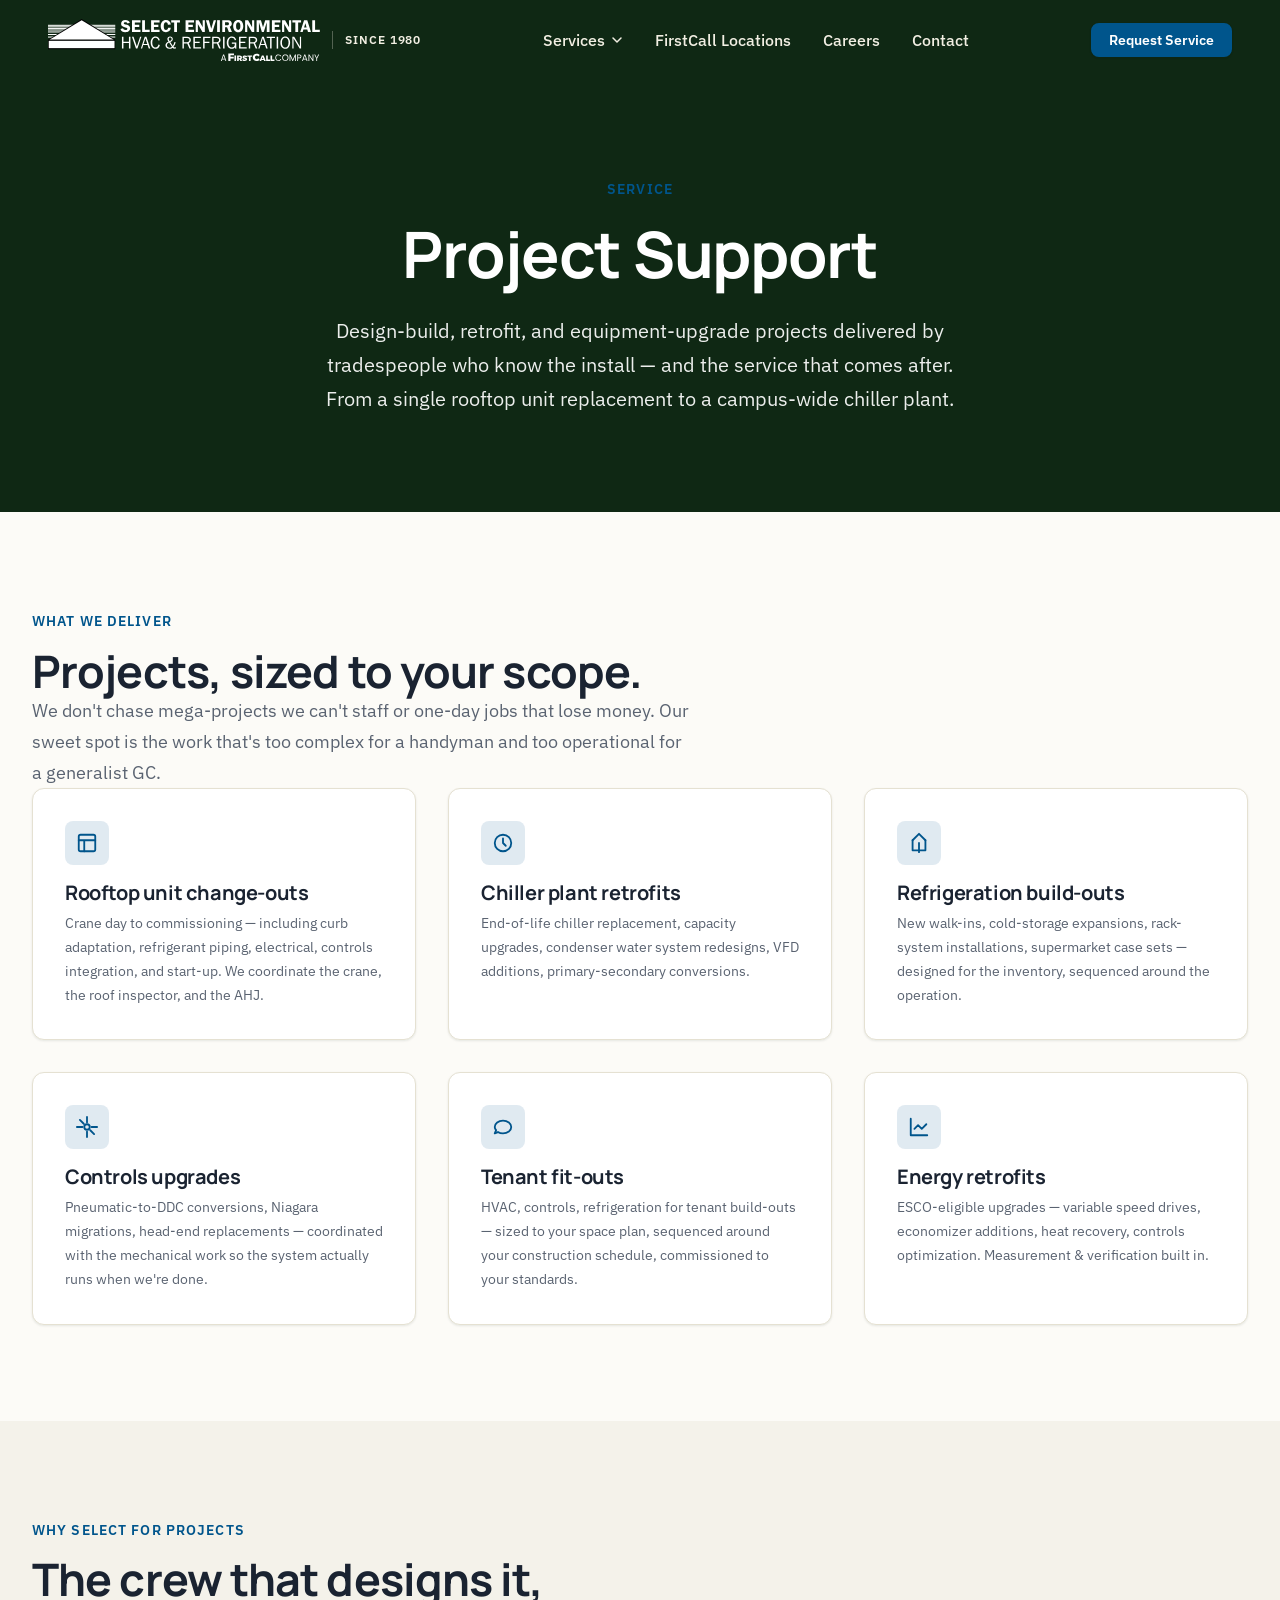
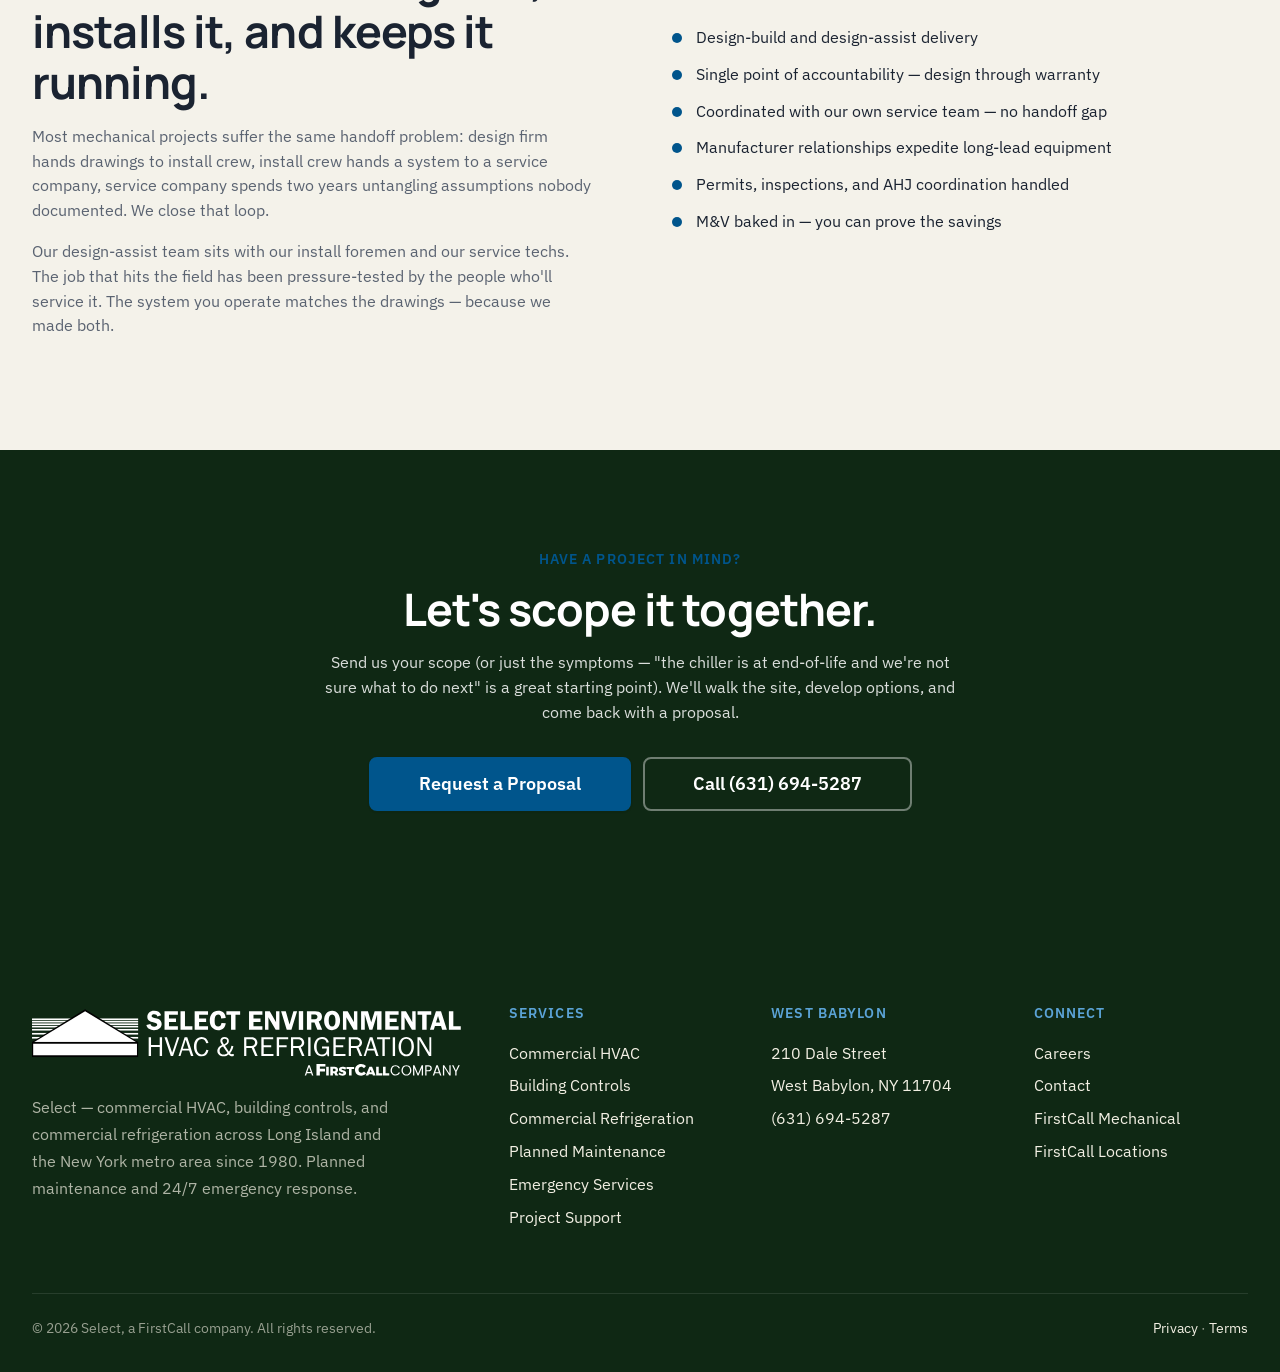
<file: services/project-support.html>
<!DOCTYPE html>
<!--
  ============================================================
  Select Service Page Template
  ============================================================

  Used to hydrate each per-service page under services/<slug>.html
  from services/<slug>/config.json. Mirrors the FirstCall Columbus
  service-page pattern: page-hero, feature-grid, info-grid (why),
  cta-band — but with no multi-location picker (Select is single
  location: West Babylon NY).

  Build directives:
    INLINE_CSS         tokens + base + components + service
    INLINE_LOGO_WHITE  shared/img/logos/select-hero-white.svg
    INLINE_BRANCH_JS   shared/js/site.js
  ============================================================
-->
<html lang="en">
<head>
  <meta charset="UTF-8" />
  <meta name="viewport" content="width=device-width, initial-scale=1.0" />
  <title>Project Support — Select</title>
  <meta name="description" content="Mechanical project work from Select — design-build, retrofit, equipment upgrades across Long Island and the New York metro area." />
  <link rel="canonical" href="https://selectenv.com/services/project-support" />

  <meta property="og:type" content="website" />
  <meta property="og:title" content="Project Support — Select" />
  <meta property="og:description" content="Mechanical project work from Select — design-build, retrofit, equipment upgrades across Long Island and the New York metro area." />
  <meta property="og:url" content="https://selectenv.com/services/project-support" />

  <link rel="preconnect" href="https://fonts.googleapis.com" />
  <link rel="preconnect" href="https://fonts.gstatic.com" crossorigin />
  <link href="https://fonts.googleapis.com/css2?family=Manrope:wght@400;500;600;700;800&family=IBM+Plex+Sans:wght@300;400;500;600;700&display=swap" rel="stylesheet" />

  <style>
    /* ===== tokens.css ===== */
/* ============================================================
   Select Design Tokens — exact mirror of Columbus FCM page

   Values copied verbatim from Website Redesign/columbus.html
   inline :root block (per Adam's instruction to match
   Columbus exactly). Cream page bg, dark navy text, deep blue
   accent — NOT the FCG forest-green dark scheme.

   Extra tokens beyond what Columbus inlines (--space-11,
   --leading-snug, --font-mono, extended container sizes, etc.)
   are kept because Select's other CSS files (base.css,
   components.css, branch.css, service.css) reference them.
   Those don't affect color rendering.
   ============================================================ */

:root {
  /* --------------------------------------------------------
     COLOR — Brand (from Columbus inline :root)
     -------------------------------------------------------- */
  --color-primary:        #1A4120;
  --color-primary-dark:   #0F2814;
  --color-primary-mid:    #2D5F36;
  --color-primary-soft:   #4A7D52;

  --color-accent:         #00558C;
  --color-accent-dark:    #003D66;
  --color-accent-light:   #5BA3D6;

  /* --------------------------------------------------------
     COLOR — Surfaces (cream page bg, white cards)
     -------------------------------------------------------- */
  --color-bg:             #FCFBF7;
  --color-bg-soft:        #F4F2EA;
  --color-bg-section:     #EDE9DC;
  --color-bg-dark:        #0F2814;
  --color-bg-card:        #FFFFFF;

  --color-text:           #1A2331;
  --color-text-muted:     #5A6371;
  --color-text-light:     #8A93A1;
  --color-text-on-dark:   #F2EFE3;
  --color-text-on-primary:#FFFFFF;

  --color-border:         #E5E1D2;
  --color-border-strong:  #C9C7B7;
  --color-border-dark:    #0F2814;

  /* --------------------------------------------------------
     INDUSTRIES-GRID TIER TOKENS (Columbus values)
     -------------------------------------------------------- */
  --fc-tier-1:        #0B2E4F;
  --fc-tier-2:        #1E5A8A;
  --fc-tier-3:        #A8C5DC;
  --fc-text-light:    #FFFFFF;
  --fc-text-dark:     #0B2E4F;

  /* --------------------------------------------------------
     COLOR — Semantic
     -------------------------------------------------------- */
  --color-success:        #5BA3D6;
  --color-warning:        #B8861A;
  --color-danger:         #C0392B;
  --color-info:           #5BA3D6;

  /* --------------------------------------------------------
     TYPOGRAPHY (Columbus values)
     -------------------------------------------------------- */
  --font-display: "Manrope", system-ui, -apple-system, "Segoe UI", sans-serif;
  --font-body:    "IBM Plex Sans", system-ui, -apple-system, "Segoe UI", sans-serif;
  --font-mono:    "IBM Plex Mono", ui-monospace, "SF Mono", Menlo, monospace;

  --text-xs:    0.75rem;
  --text-sm:    0.875rem;
  --text-base:  1rem;
  --text-lg:    1.125rem;
  --text-xl:    1.25rem;
  --text-2xl:   1.5rem;
  --text-3xl:   1.875rem;
  --text-4xl:   2.25rem;
  --text-5xl:   3rem;
  --text-6xl:   3.75rem;
  --text-7xl:   4.5rem;

  --weight-regular:  400;
  --weight-medium:   500;
  --weight-semibold: 600;
  --weight-bold:     700;
  --weight-extrabold:800;

  --leading-tight:   1.15;
  --leading-snug:    1.3;
  --leading-normal:  1.55;
  --leading-relaxed: 1.7;

  --tracking-tight:  -0.02em;
  --tracking-normal: 0;
  --tracking-wide:   0.02em;
  --tracking-caps:   0.08em;

  /* SPACING (Columbus + extension --space-11 for branch.css) */
  --space-1:   0.25rem;
  --space-2:   0.5rem;
  --space-3:   0.75rem;
  --space-4:   1rem;
  --space-5:   1.5rem;
  --space-6:   2rem;
  --space-7:   3rem;
  --space-8:   4rem;
  --space-9:   6rem;
  --space-10:  8rem;
  --space-11: 10rem;

  /* LAYOUT (Columbus values + sm/md/lg/xl kept for component breakpoints) */
  --container-sm:  640px;
  --container-md:  768px;
  --container-lg: 1024px;
  --container-xl: 1280px;
  --container-2xl: 1600px;
  --container-content: 1440px;

  --header-height: 80px;
  --header-height-mobile: 64px;
  --pad-x: clamp(1.25rem, 4vw, 3rem);

  /* RADII (Columbus values + radius-none/2xl kept for components.css) */
  --radius-none: 0;
  --radius-sm:   4px;
  --radius-md:   8px;
  --radius-lg:   12px;
  --radius-xl:   16px;
  --radius-2xl:  24px;
  --radius-pill: 999px;

  /* SHADOWS (Columbus values + shadow-xs kept) */
  --shadow-xs: 0 1px 2px rgba(15, 42, 31, 0.04);
  --shadow-sm: 0 1px 3px rgba(15, 42, 31, 0.06), 0 1px 2px rgba(15, 42, 31, 0.04);
  --shadow-md: 0 4px 12px rgba(15, 42, 31, 0.08), 0 2px 4px rgba(15, 42, 31, 0.04);
  --shadow-lg: 0 12px 32px rgba(15, 42, 31, 0.10), 0 4px 8px rgba(15, 42, 31, 0.04);
  --shadow-xl: 0 24px 48px rgba(15, 42, 31, 0.14), 0 8px 16px rgba(15, 42, 31, 0.06);

  /* MOTION (Columbus values + ease-in-out kept) */
  --ease-out:     cubic-bezier(0.16, 1, 0.3, 1);
  --ease-in-out:  cubic-bezier(0.4, 0, 0.2, 1);
  --duration-fast:   150ms;
  --duration-base:   200ms;
  --duration-slow:   320ms;

  /* Z-INDEX */
  --z-base:     1;
  --z-dropdown: 100;
  --z-sticky:   200;
  --z-header:   300;
  --z-overlay:  400;
  --z-modal:    500;
  --z-toast:    600;

  /* Focus ring (Columbus value) */
  --focus-ring: 0 0 0 3px rgba(0, 85, 140, 0.35);
}


/* ===== base.css ===== */
/* ============================================================
   FirstCall Base — resets, typography defaults, utilities
   Depends on tokens.css being loaded first.
   ============================================================ */

/* ---------- Modern reset ---------- */
*, *::before, *::after { box-sizing: border-box; }

* { margin: 0; }

html {
  -webkit-text-size-adjust: 100%;
  text-size-adjust: 100%;
  scroll-behavior: smooth;
}

body {
  min-height: 100vh;
  font-family: var(--font-body);
  font-size: var(--text-base);
  line-height: var(--leading-normal);
  color: var(--color-text);
  background: var(--color-bg);
  -webkit-font-smoothing: antialiased;
  -moz-osx-font-smoothing: grayscale;
  text-rendering: optimizeLegibility;
}

img, svg, video, canvas, picture {
  display: block;
  max-width: 100%;
  height: auto;
}

button, input, select, textarea {
  font: inherit;
  color: inherit;
}

button {
  background: none;
  border: none;
  cursor: pointer;
}

a {
  color: var(--color-primary-mid);
  text-decoration: none;
  transition: color var(--duration-base) var(--ease-out);
}

a:hover {
  color: var(--color-primary);
}

a:focus-visible,
button:focus-visible,
input:focus-visible,
select:focus-visible,
textarea:focus-visible,
[tabindex]:focus-visible {
  outline: none;
  box-shadow: var(--focus-ring);
  border-radius: var(--radius-sm);
}

ul, ol { padding-left: 1.25em; }
ul[role="list"], ol[role="list"] { list-style: none; padding: 0; }

/* ---------- Typography ---------- */

h1, h2, h3, h4, h5, h6 {
  font-family: var(--font-display);
  font-weight: var(--weight-bold);
  line-height: var(--leading-tight);
  letter-spacing: var(--tracking-tight);
  color: var(--color-text);
}

h1, .h1 {
  font-size: clamp(2.25rem, 4.5vw, var(--text-6xl));
  font-weight: var(--weight-bold);
}

h2, .h2 {
  font-size: clamp(1.875rem, 3.5vw, var(--text-5xl));
}

h3, .h3 {
  font-size: clamp(1.5rem, 2.5vw, var(--text-4xl));
}

h4, .h4 {
  font-size: var(--text-2xl);
  letter-spacing: var(--tracking-normal);
}

h5, .h5 {
  font-size: var(--text-xl);
  font-weight: var(--weight-semibold);
  letter-spacing: var(--tracking-normal);
}

h6, .h6 {
  font-size: var(--text-base);
  font-weight: var(--weight-semibold);
  text-transform: uppercase;
  letter-spacing: var(--tracking-caps);
  color: var(--color-text-muted);
}

p {
  line-height: var(--leading-normal);
  color: var(--color-text);
}

.lead {
  font-size: var(--text-lg);
  line-height: var(--leading-relaxed);
  color: var(--color-text-muted);
  max-width: 60ch;
}

.eyebrow {
  display: inline-block;
  font-family: var(--font-body);
  font-size: var(--text-sm);
  font-weight: var(--weight-semibold);
  text-transform: uppercase;
  letter-spacing: var(--tracking-caps);
  color: var(--color-accent);
  margin-bottom: var(--space-3);
}

small, .text-small { font-size: var(--text-sm); }
.text-xs { font-size: var(--text-xs); }
.text-muted { color: var(--color-text-muted); }
.text-light { color: var(--color-text-light); }

/* ---------- Layout utilities ---------- */

.container {
  width: 100%;
  max-width: var(--container-content);
  margin-inline: auto;
  padding-inline: var(--space-5);
}

.container-narrow {
  max-width: 800px;
  margin-inline: auto;
  padding-inline: var(--space-5);
}

.container-wide {
  width: 100%;
  max-width: var(--container-2xl);
  margin-inline: auto;
  padding-inline: var(--space-5);
}

@media (min-width: 768px) {
  .container, .container-narrow, .container-wide {
    padding-inline: var(--space-6);
  }
}

/* Section spacing */
.section {
  padding-block: var(--space-9);
}

.section-tight {
  padding-block: var(--space-7);
}

.section-loose {
  padding-block: var(--space-10);
}

@media (max-width: 767px) {
  .section { padding-block: var(--space-7); }
  .section-loose { padding-block: var(--space-8); }
}

.section--soft { background: var(--color-bg-soft); }
.section--tinted { background: var(--color-bg-section); }
.section--primary { background: var(--color-primary); color: var(--color-text-on-primary); }
.section--dark { background: var(--color-bg-dark); color: var(--color-text-on-dark); }

.section--primary h1, .section--primary h2, .section--primary h3,
.section--primary h4, .section--primary h5, .section--primary h6,
.section--dark h1, .section--dark h2, .section--dark h3,
.section--dark h4, .section--dark h5, .section--dark h6 {
  color: inherit;
}

.section--primary .eyebrow,
.section--dark .eyebrow {
  color: var(--color-accent-light);
}

/* Flex / grid helpers */
.stack > * + * { margin-top: var(--space-4); }
.stack-sm > * + * { margin-top: var(--space-2); }
.stack-lg > * + * { margin-top: var(--space-6); }
.stack-xl > * + * { margin-top: var(--space-7); }

.row {
  display: flex;
  flex-wrap: wrap;
  gap: var(--space-5);
}

.row--between { justify-content: space-between; }
.row--center  { align-items: center; }

.grid {
  display: grid;
  gap: var(--space-6);
}

.grid-2 { grid-template-columns: repeat(2, 1fr); }
.grid-3 { grid-template-columns: repeat(3, 1fr); }
.grid-4 { grid-template-columns: repeat(4, 1fr); }
.grid-6 { grid-template-columns: repeat(6, 1fr); }

@media (max-width: 1023px) {
  .grid-3, .grid-4 { grid-template-columns: repeat(2, 1fr); }
  .grid-6 { grid-template-columns: repeat(3, 1fr); }
}
@media (max-width: 639px) {
  .grid-2, .grid-3, .grid-4, .grid-6 { grid-template-columns: 1fr; }
}

/* Text alignment */
.text-center { text-align: center; }
.text-left   { text-align: left; }
.text-right  { text-align: right; }

/* Display */
.hidden { display: none !important; }

@media (max-width: 767px) {
  .hide-mobile { display: none !important; }
}
@media (min-width: 768px) {
  .show-mobile { display: none !important; }
}

/* Skip-to-content for accessibility */
.skip-link {
  position: absolute;
  top: -100px;
  left: var(--space-4);
  padding: var(--space-3) var(--space-5);
  background: var(--color-primary);
  color: var(--color-text-on-primary);
  border-radius: var(--radius-md);
  font-weight: var(--weight-semibold);
  z-index: var(--z-toast);
  transition: top var(--duration-base) var(--ease-out);
}

.skip-link:focus {
  top: var(--space-4);
}

/* Selection */
::selection {
  background: var(--color-accent);
  color: #fff;
}

/* Reduced motion */
@media (prefers-reduced-motion: reduce) {
  *, *::before, *::after {
    animation-duration: 0.01ms !important;
    animation-iteration-count: 1 !important;
    transition-duration: 0.01ms !important;
    scroll-behavior: auto !important;
  }
}


/* ===== components.css ===== */
/* ============================================================
   FirstCall Components — buttons, cards, forms, nav, footer,
   badges, callouts, photo strip, capabilities grid.
   Depends on tokens.css and base.css.
   ============================================================ */

/* ============================================================
   BUTTONS
   ============================================================ */

.btn {
  display: inline-flex;
  align-items: center;
  justify-content: center;
  gap: var(--space-2);
  padding: var(--space-3) var(--space-6);
  font-family: var(--font-body);
  font-size: var(--text-base);
  font-weight: var(--weight-semibold);
  letter-spacing: var(--tracking-normal);
  line-height: 1;
  border: 2px solid transparent;
  border-radius: var(--radius-md);
  cursor: pointer;
  text-decoration: none;
  transition:
    background-color var(--duration-base) var(--ease-out),
    border-color var(--duration-base) var(--ease-out),
    color var(--duration-base) var(--ease-out),
    transform var(--duration-fast) var(--ease-out),
    box-shadow var(--duration-base) var(--ease-out);
  white-space: nowrap;
}

.btn:active { transform: translateY(1px); }

.btn--primary {
  background: var(--color-accent);
  color: #fff;
  border-color: var(--color-accent);
  box-shadow: var(--shadow-sm);
}
.btn--primary:hover {
  background: var(--color-accent-dark);
  border-color: var(--color-accent-dark);
  color: #fff;
  box-shadow: var(--shadow-md);
}

.btn--secondary {
  background: var(--color-primary);
  color: #fff;
  border-color: var(--color-primary);
}
.btn--secondary:hover {
  background: var(--color-primary-dark);
  border-color: var(--color-primary-dark);
  color: #fff;
}

.btn--outline {
  background: transparent;
  color: var(--color-primary);
  border-color: var(--color-primary);
}
.btn--outline:hover {
  background: var(--color-primary);
  color: #fff;
}

.btn--ghost {
  background: transparent;
  color: var(--color-primary);
  border-color: transparent;
}
.btn--ghost:hover {
  background: var(--color-bg-section);
  color: var(--color-primary-dark);
}

.btn--on-dark {
  background: #fff;
  color: var(--color-primary);
  border-color: #fff;
}
.btn--on-dark:hover {
  background: var(--color-bg-section);
  color: var(--color-primary-dark);
}

.btn--outline-on-dark {
  background: transparent;
  color: #fff;
  border-color: rgba(255,255,255,0.4);
}
.btn--outline-on-dark:hover {
  background: rgba(255,255,255,0.1);
  border-color: #fff;
  color: #fff;
}

/* Size variants */
.btn--sm { padding: var(--space-2) var(--space-4); font-size: var(--text-sm); }
.btn--lg { padding: var(--space-4) var(--space-7); font-size: var(--text-lg); }
.btn--full { width: 100%; }

/* Inline-link arrow button (used a lot on ServiceLogic-style sites) */
.link-arrow {
  display: inline-flex;
  align-items: center;
  gap: var(--space-2);
  font-weight: var(--weight-semibold);
  color: var(--color-primary);
  text-decoration: none;
  transition: gap var(--duration-base) var(--ease-out), color var(--duration-base) var(--ease-out);
}

.link-arrow::after {
  content: "→";
  transition: transform var(--duration-base) var(--ease-out);
  font-weight: var(--weight-regular);
}

.link-arrow:hover {
  color: var(--color-accent);
  gap: var(--space-3);
}

.link-arrow:hover::after { transform: translateX(2px); }

.link-arrow--on-dark { color: var(--color-accent-light); }
.link-arrow--on-dark:hover { color: #fff; }

/* ============================================================
   CARDS
   ============================================================ */

.card {
  background: var(--color-bg);
  border: 1px solid var(--color-border);
  border-radius: var(--radius-lg);
  padding: var(--space-6);
  transition:
    border-color var(--duration-base) var(--ease-out),
    box-shadow var(--duration-base) var(--ease-out),
    transform var(--duration-base) var(--ease-out);
}

.card--hover:hover {
  border-color: var(--color-border-strong);
  box-shadow: var(--shadow-lg);
  transform: translateY(-2px);
}

.card--feature {
  display: flex;
  flex-direction: column;
  gap: var(--space-4);
}

.card--feature .card__icon {
  width: 56px;
  height: 56px;
  display: inline-flex;
  align-items: center;
  justify-content: center;
  background: var(--color-bg-section);
  color: var(--color-primary);
  border-radius: var(--radius-md);
}

.card--feature .card__icon svg { width: 28px; height: 28px; }

.card__title {
  font-family: var(--font-display);
  font-size: var(--text-xl);
  font-weight: var(--weight-bold);
  letter-spacing: var(--tracking-tight);
  color: var(--color-text);
}

.card__body {
  color: var(--color-text-muted);
  line-height: var(--leading-relaxed);
}

/* Branch quick-card (used on parent homepage) */
.branch-card {
  background: var(--color-bg);
  border: 1px solid var(--color-border);
  border-radius: var(--radius-lg);
  padding: var(--space-6);
  display: flex;
  flex-direction: column;
  gap: var(--space-3);
  transition:
    border-color var(--duration-base) var(--ease-out),
    box-shadow var(--duration-base) var(--ease-out),
    transform var(--duration-base) var(--ease-out);
}

.branch-card:hover {
  border-color: var(--color-primary-mid);
  box-shadow: var(--shadow-lg);
  transform: translateY(-2px);
}

.branch-card__location {
  font-family: var(--font-body);
  font-size: var(--text-sm);
  font-weight: var(--weight-semibold);
  text-transform: uppercase;
  letter-spacing: var(--tracking-caps);
  color: var(--color-accent);
}

.branch-card__name {
  font-family: var(--font-display);
  font-size: var(--text-2xl);
  font-weight: var(--weight-bold);
  letter-spacing: var(--tracking-tight);
}

.branch-card__phone {
  font-size: var(--text-lg);
  font-weight: var(--weight-medium);
  color: var(--color-text);
}

.branch-card__phone a { color: inherit; }
.branch-card__phone a:hover { color: var(--color-primary); }

/* ============================================================
   FORMS
   ============================================================ */

.form-field {
  display: flex;
  flex-direction: column;
  gap: var(--space-2);
  margin-bottom: var(--space-4);
}

.form-label {
  font-family: var(--font-body);
  font-size: var(--text-sm);
  font-weight: var(--weight-semibold);
  color: var(--color-text);
}

.form-label .required {
  color: var(--color-accent);
  margin-left: 2px;
}

.form-input,
.form-textarea,
.form-select {
  width: 100%;
  padding: var(--space-3) var(--space-4);
  font-family: var(--font-body);
  font-size: var(--text-base);
  color: var(--color-text);
  background: var(--color-bg);
  border: 1.5px solid var(--color-border);
  border-radius: var(--radius-md);
  transition: border-color var(--duration-base) var(--ease-out), background var(--duration-base) var(--ease-out);
}

.form-input:hover,
.form-textarea:hover,
.form-select:hover {
  border-color: var(--color-border-strong);
}

.form-input:focus,
.form-textarea:focus,
.form-select:focus {
  outline: none;
  border-color: var(--color-primary-mid);
  box-shadow: 0 0 0 3px rgba(0, 85, 140, 0.15);
}

.form-textarea {
  min-height: 140px;
  resize: vertical;
  line-height: var(--leading-normal);
}

.form-select {
  appearance: none;
  background-image: url("data:image/svg+xml;utf8,<svg xmlns='http://www.w3.org/2000/svg' viewBox='0 0 20 20' fill='%231A2421'><path d='M5 8l5 5 5-5z'/></svg>");
  background-repeat: no-repeat;
  background-position: right var(--space-4) center;
  background-size: 16px;
  padding-right: var(--space-7);
}

.form-help {
  font-size: var(--text-xs);
  color: var(--color-text-light);
}

.form-error {
  font-size: var(--text-xs);
  color: var(--color-danger);
  font-weight: var(--weight-medium);
}

.form-input--error,
.form-textarea--error,
.form-select--error {
  border-color: var(--color-danger);
}

/* Checkbox / radio */
.form-checkbox,
.form-radio {
  display: flex;
  gap: var(--space-3);
  align-items: flex-start;
  cursor: pointer;
  font-size: var(--text-sm);
}

.form-checkbox input,
.form-radio input {
  margin-top: 2px;
  accent-color: var(--color-primary);
  width: 18px;
  height: 18px;
}

/* ============================================================
   HEADER / NAV  (Columbus-style: dark green bar over cream page)
   ============================================================ */

.site-header {
  position: sticky;
  top: 0;
  z-index: var(--z-header);
  background: #0F2814;
  height: var(--header-height);
  display: flex;
  align-items: center;
  transition: box-shadow var(--duration-base) var(--ease-out);
}

.site-header.is-scrolled {
  box-shadow: 0 1px 0 rgba(0,0,0,0.4), var(--shadow-sm);
}

.site-header__inner {
  width: 100%;
  max-width: var(--container-2xl);
  margin-inline: auto;
  padding-inline: var(--pad-x);
  display: flex;
  align-items: center;
  justify-content: space-between;
  gap: var(--space-6);
}

.site-header__logo {
  display: inline-flex;
  align-items: center;
  gap: var(--space-3);
  text-decoration: none;
}

.site-header__logo svg {
  height: 50px;
  width: auto;
  display: block;
}

.site-header__tagline {
  font-family: var(--font-body);
  font-size: var(--text-xs);
  font-weight: var(--weight-semibold);
  text-transform: uppercase;
  letter-spacing: var(--tracking-caps);
  color: var(--color-text-on-dark);
  padding-left: var(--space-3);
  border-left: 1px solid rgba(242, 239, 227, 0.3);
}

@media (max-width: 767px) { .site-header__tagline { display: none; } }

.site-nav {
  display: flex;
  align-items: center;
  gap: var(--space-6);
}

.site-nav__link {
  font-family: var(--font-body);
  font-size: var(--text-base);
  font-weight: var(--weight-medium);
  color: var(--color-text-on-dark);
  text-decoration: none;
  padding: var(--space-2) 0;
  position: relative;
  transition: color var(--duration-base) var(--ease-out);
}

.site-nav__link::after {
  content: "";
  position: absolute;
  left: 0;
  bottom: -4px;
  width: 0;
  height: 2px;
  background: var(--color-accent-light);
  transition: width var(--duration-base) var(--ease-out);
}

.site-nav__link:hover { color: var(--color-accent-light); }

.site-nav__link:hover::after,
.site-nav__link[aria-current="page"]::after {
  width: 100%;
}

.site-nav__link[aria-current="page"] {
  color: var(--color-accent-light);
  font-weight: var(--weight-semibold);
}

/* Nav dropdowns (Services + STR Locations) */
.site-nav__dropdown-wrap { position: relative; }
.site-nav__dropdown-toggle {
  background: none;
  border: none;
  cursor: pointer;
  display: inline-flex;
  align-items: center;
  gap: 6px;
}
.site-nav__caret {
  width: 12px;
  height: 12px;
  transition: transform var(--duration-base) var(--ease-out);
}
.site-nav__dropdown-toggle[aria-expanded="true"] .site-nav__caret { transform: rotate(180deg); }
.site-nav__dropdown {
  position: absolute;
  top: calc(100% + 6px);
  left: -8px;
  min-width: 240px;
  background: rgba(15, 40, 20, 0.97);
  backdrop-filter: saturate(180%) blur(10px);
  -webkit-backdrop-filter: saturate(180%) blur(10px);
  border: 1px solid rgba(74, 125, 82, 0.35);
  border-radius: var(--radius-md);
  padding: var(--space-2);
  box-shadow: var(--shadow-lg);
  opacity: 0;
  pointer-events: none;
  transform: translateY(-4px);
  transition: opacity var(--duration-base) var(--ease-out), transform var(--duration-base) var(--ease-out);
  z-index: 1;
}
.site-nav__dropdown.is-open {
  opacity: 1;
  pointer-events: auto;
  transform: translateY(0);
}
.site-nav__dropdown-link {
  display: block;
  padding: var(--space-3) var(--space-3);
  color: var(--color-text-on-dark);
  border-radius: var(--radius-sm);
  font-size: var(--text-base);
  font-weight: var(--weight-medium);
  text-decoration: none;
  transition: background var(--duration-base) var(--ease-out), color var(--duration-base) var(--ease-out);
}
.site-nav__dropdown-link:hover,
.site-nav__dropdown-link:focus-visible {
  background: rgba(91, 163, 214, 0.15);
  color: var(--color-accent-light);
}
.site-nav__dropdown-link[aria-current="page"] {
  color: var(--color-accent-light);
  background: rgba(91, 163, 214, 0.1);
}

.site-header__cta {
  display: flex;
  align-items: center;
  gap: var(--space-3);
}

/* Mobile menu toggle */
.menu-toggle {
  display: none;
  width: 44px;
  height: 44px;
  align-items: center;
  justify-content: center;
  border-radius: var(--radius-md);
}

.menu-toggle:hover { background: rgba(242, 239, 227, 0.1); }

.menu-toggle__bars,
.menu-toggle__bars::before,
.menu-toggle__bars::after {
  display: block;
  width: 22px;
  height: 2px;
  background: var(--color-text-on-dark);
  position: relative;
  transition: transform var(--duration-base) var(--ease-out), top var(--duration-base) var(--ease-out);
}

.menu-toggle__bars::before,
.menu-toggle__bars::after {
  content: "";
  position: absolute;
  left: 0;
}

.menu-toggle__bars::before { top: -7px; }
.menu-toggle__bars::after  { top: 7px; }

@media (max-width: 1023px) {
  .menu-toggle { display: inline-flex; }
  .site-nav {
    position: fixed;
    top: var(--header-height);
    left: 0;
    right: 0;
    background: var(--color-primary-dark);
    flex-direction: column;
    align-items: stretch;
    padding: var(--space-5);
    border-bottom: 1px solid var(--color-border);
    box-shadow: var(--shadow-lg);
    transform: translateY(-120%);
    transition: transform var(--duration-slow) var(--ease-out);
    gap: 0;
  }
  .site-nav.is-open { transform: translateY(0); }
  .site-nav__link {
    padding-block: var(--space-4);
    border-bottom: 1px solid rgba(74, 125, 82, 0.4);
    font-size: var(--text-lg);
  }
  .site-nav__link:last-child { border-bottom: none; }
  .site-nav__link::after { display: none; }
  .site-header__cta .btn { display: none; }
  .hide-mobile { display: none !important; }

  /* Mobile dropdowns: full-width toggle + collapsible inline menu */
  .site-nav__dropdown-wrap { width: 100%; }
  .site-nav__dropdown-toggle {
    width: 100%;
    justify-content: space-between;
    padding-block: var(--space-4);
    border-bottom: 1px solid rgba(74, 125, 82, 0.4);
    font-size: var(--text-lg);
    color: var(--color-text-on-dark);
  }
  .site-nav__dropdown {
    position: static;
    opacity: 1;
    pointer-events: auto;
    transform: none;
    background: transparent;
    backdrop-filter: none;
    -webkit-backdrop-filter: none;
    border: none;
    border-radius: 0;
    box-shadow: none;
    padding: 0;
    min-width: 0;
    max-height: 0;
    overflow: hidden;
    transition: max-height var(--duration-slow) var(--ease-out);
  }
  .site-nav__dropdown.is-open { max-height: 400px; }
  .site-nav__dropdown-link {
    padding-block: var(--space-3);
    padding-left: var(--space-5);
    border-bottom: 1px solid rgba(74, 125, 82, 0.25);
    font-size: var(--text-base);
  }
}

/* ============================================================
   FOOTER
   ============================================================ */

.site-footer {
  background: var(--color-bg-dark);
  color: var(--color-text-on-dark);
  padding-block: var(--space-9) var(--space-6);
}

.site-footer a { color: var(--color-text-on-dark); text-decoration: none; }
.site-footer a:hover { color: var(--color-accent-light); }

.site-footer__grid {
  display: grid;
  grid-template-columns: 2fr 1fr 1fr 1fr;
  gap: var(--space-7);
  margin-bottom: var(--space-8);
}

@media (max-width: 1023px) {
  .site-footer__grid { grid-template-columns: 1fr 1fr; }
}
@media (max-width: 639px) {
  .site-footer__grid { grid-template-columns: 1fr; }
}

.site-footer__heading {
  font-family: var(--font-body);
  font-size: var(--text-sm);
  font-weight: var(--weight-semibold);
  text-transform: uppercase;
  letter-spacing: var(--tracking-caps);
  color: var(--color-accent-light);
  margin-bottom: var(--space-4);
}

.site-footer__list { list-style: none; padding: 0; display: flex; flex-direction: column; gap: var(--space-2); }
.site-footer__list a { font-size: var(--text-base); }

.site-footer__brand p {
  color: rgba(242, 239, 227, 0.7);
  max-width: 36ch;
  margin-top: var(--space-3);
  line-height: var(--leading-relaxed);
}

.site-footer__bottom {
  padding-top: var(--space-5);
  border-top: 1px solid rgba(255,255,255,0.1);
  display: flex;
  justify-content: space-between;
  flex-wrap: wrap;
  gap: var(--space-4);
  font-size: var(--text-sm);
  color: rgba(242, 239, 227, 0.6);
}

/* ============================================================
   BADGES / TAGS / CALLOUTS
   ============================================================ */

.badge {
  display: inline-flex;
  align-items: center;
  gap: var(--space-2);
  padding: var(--space-1) var(--space-3);
  font-size: var(--text-xs);
  font-weight: var(--weight-semibold);
  text-transform: uppercase;
  letter-spacing: var(--tracking-caps);
  border-radius: var(--radius-pill);
  background: var(--color-bg-section);
  color: var(--color-primary);
}

.badge--accent { background: var(--color-accent); color: #fff; }
.badge--primary { background: var(--color-primary); color: #fff; }
.badge--outline { background: transparent; border: 1.5px solid var(--color-border-strong); color: var(--color-text-muted); }

.callout {
  background: var(--color-bg-section);
  border-left: 4px solid var(--color-accent);
  padding: var(--space-5) var(--space-6);
  border-radius: var(--radius-md);
}

/* ============================================================
   PHOTO STRIP (horizontal scrolling row used on branch sites)
   ============================================================ */

.photo-strip {
  display: grid;
  grid-auto-flow: column;
  grid-auto-columns: minmax(280px, 1fr);
  gap: var(--space-4);
  overflow-x: auto;
  padding-bottom: var(--space-3);
  scroll-snap-type: x mandatory;
  scrollbar-width: thin;
}

.photo-strip__item {
  scroll-snap-align: start;
  aspect-ratio: 4 / 3;
  border-radius: var(--radius-lg);
  overflow: hidden;
  background: var(--color-bg-section);
}

.photo-strip__item img {
  width: 100%;
  height: 100%;
  object-fit: cover;
}

@media (min-width: 1024px) {
  .photo-strip {
    grid-auto-columns: minmax(0, 1fr);
    grid-auto-flow: row;
    grid-template-columns: repeat(4, 1fr);
    overflow: visible;
  }
}

/* ============================================================
   CAPABILITIES GRID (homepage + branch)
   ============================================================ */

.capabilities {
  display: grid;
  grid-template-columns: repeat(3, 1fr);
  gap: var(--space-5);
}

@media (max-width: 1023px) { .capabilities { grid-template-columns: repeat(2, 1fr); } }
@media (max-width: 639px)  { .capabilities { grid-template-columns: 1fr; } }

.capability {
  background: var(--color-bg);
  border: 1px solid var(--color-border);
  border-radius: var(--radius-lg);
  padding: var(--space-6);
  display: flex;
  flex-direction: column;
  gap: var(--space-3);
  transition:
    border-color var(--duration-base) var(--ease-out),
    box-shadow var(--duration-base) var(--ease-out),
    transform var(--duration-base) var(--ease-out);
}

.capability:hover {
  border-color: var(--color-primary-mid);
  box-shadow: var(--shadow-lg);
  transform: translateY(-2px);
}

.capability__icon {
  width: 56px;
  height: 56px;
  display: inline-flex;
  align-items: center;
  justify-content: center;
  background: var(--color-primary);
  color: #fff;
  border-radius: var(--radius-md);
}

.capability__icon svg { width: 28px; height: 28px; }

.capability__title {
  font-family: var(--font-display);
  font-size: var(--text-xl);
  font-weight: var(--weight-bold);
  letter-spacing: var(--tracking-tight);
}

.capability__body {
  color: var(--color-text-muted);
  line-height: var(--leading-relaxed);
  font-size: var(--text-base);
}

/* ============================================================
   HERO (parent + branch share this structural pattern)
   ============================================================ */

.hero {
  position: relative;
  padding-block: var(--space-10) var(--space-9);
  overflow: hidden;
}

.hero--with-photo {
  display: grid;
  grid-template-columns: 1fr 1fr;
  gap: var(--space-8);
  align-items: center;
}

@media (max-width: 1023px) {
  .hero--with-photo { grid-template-columns: 1fr; gap: var(--space-6); }
}

.hero__eyebrow {
  display: inline-block;
  font-size: var(--text-sm);
  font-weight: var(--weight-semibold);
  text-transform: uppercase;
  letter-spacing: var(--tracking-caps);
  color: var(--color-accent);
  margin-bottom: var(--space-4);
}

.hero__title {
  font-family: var(--font-display);
  font-size: clamp(2.5rem, 5vw, var(--text-7xl));
  font-weight: var(--weight-extrabold);
  line-height: var(--leading-tight);
  letter-spacing: var(--tracking-tight);
  margin-bottom: var(--space-5);
  max-width: 16ch;
}

.hero__lede {
  font-size: var(--text-xl);
  line-height: var(--leading-relaxed);
  color: var(--color-text-muted);
  max-width: 50ch;
  margin-bottom: var(--space-6);
}

.hero__cta {
  display: flex;
  flex-wrap: wrap;
  gap: var(--space-3);
}

.hero__photo {
  aspect-ratio: 5 / 4;
  border-radius: var(--radius-xl);
  overflow: hidden;
  background: var(--color-bg-section);
  box-shadow: var(--shadow-xl);
}

.hero__photo img {
  width: 100%; height: 100%; object-fit: cover;
}

/* ============================================================
   COLOR SWATCHES (used in styleguide only, but kept here so
   the swatch component is documented within the system)
   ============================================================ */

.swatch {
  display: flex;
  flex-direction: column;
  gap: var(--space-2);
}

.swatch__chip {
  height: 96px;
  border-radius: var(--radius-md);
  border: 1px solid var(--color-border);
}

.swatch__meta {
  font-size: var(--text-xs);
  color: var(--color-text-muted);
}

.swatch__meta strong {
  display: block;
  color: var(--color-text);
  font-size: var(--text-sm);
  font-weight: var(--weight-semibold);
}


/* ===== service.css ===== */
/* ============================================================
   shared/css/service.css

   Page-specific styles for per-service pages (the template at
   shared/templates/service.html). Inlined by
   scripts/build-branches.js when building service pages.

   Extracted from the FirstCall Columbus service-page reference
   (Website Redesign/columbus/planned-maintenance.html etc.) so
   STR's service pages match that visual structure exactly.
   ============================================================ */

/* ===== PAGE HERO (text-only, dark green band) ===== */
.page-hero {
  position: relative;
  padding-bottom: var(--space-9);
  padding-top: calc(var(--header-height) + var(--space-9));
  margin-top: calc(var(--header-height) * -1);
  background: var(--color-primary-dark);
  color: #fff;
  text-align: center;
}
@media (max-width: 767px) {
  .page-hero {
    padding-bottom: var(--space-7);
    padding-top: calc(var(--header-height) + var(--space-6));
  }
}
.page-hero__inner { max-width: 760px; margin-inline: auto; }
.page-hero__eyebrow {
  display: inline-block;
  font-size: var(--text-sm);
  font-weight: var(--weight-semibold);
  text-transform: uppercase;
  letter-spacing: var(--tracking-caps);
  color: var(--color-accent);
  margin-bottom: var(--space-4);
}
.page-hero__title {
  font-size: clamp(2.25rem, 5vw, 4rem);
  color: #fff;
  margin-bottom: var(--space-5);
}
.page-hero__lede {
  font-size: var(--text-xl);
  line-height: var(--leading-relaxed);
  color: rgba(255, 255, 255, 0.92);
  max-width: 56ch;
  margin-inline: auto;
}

/* ===== FEATURE CARDS (3-up grid of capability tiles) ===== */
.feature-grid {
  display: grid;
  grid-template-columns: repeat(3, 1fr);
  gap: var(--space-6);
}
@media (max-width: 1023px) { .feature-grid { grid-template-columns: repeat(2, 1fr); } }
@media (max-width: 639px)  { .feature-grid { grid-template-columns: 1fr; } }
.feature {
  background: var(--color-bg-card);
  padding: var(--space-6);
  border-radius: var(--radius-lg);
  border: 1px solid var(--color-border);
  box-shadow: var(--shadow-sm);
  transition: transform var(--duration-base) var(--ease-out),
              box-shadow var(--duration-base) var(--ease-out);
}
.feature:hover {
  transform: translateY(-3px);
  box-shadow: var(--shadow-md);
}
.feature__icon {
  width: 44px;
  height: 44px;
  border-radius: var(--radius-md);
  background: rgba(0, 85, 140, 0.12);
  color: var(--color-accent);
  display: flex;
  align-items: center;
  justify-content: center;
  margin-bottom: var(--space-4);
}
.feature__icon svg { width: 22px; height: 22px; }
.feature h3 {
  font-size: var(--text-xl);
  margin-bottom: var(--space-2);
}
.feature p {
  color: var(--color-text-muted);
  line-height: var(--leading-relaxed);
  font-size: var(--text-sm);
}

/* ===== TWO-COLUMN INFO BLOCK (why-it-matters band) ===== */
.info-grid {
  display: grid;
  grid-template-columns: 1fr 1fr;
  gap: var(--space-8);
  align-items: center;
}
@media (max-width: 1023px) { .info-grid { grid-template-columns: 1fr; gap: var(--space-6); } }
.info-grid h2 {
  margin-bottom: var(--space-4);
  max-width: 18ch;
}
.info-grid p {
  color: var(--color-text-muted);
  margin-bottom: var(--space-4);
  max-width: 56ch;
}
.info-grid ul { list-style: none; padding: 0; }
.info-grid li {
  padding-left: var(--space-5);
  position: relative;
  margin-bottom: var(--space-3);
  color: var(--color-text);
}
.info-grid li::before {
  content: "";
  position: absolute;
  left: 0;
  top: 8px;
  width: 10px;
  height: 10px;
  border-radius: 50%;
  background: var(--color-accent);
}

/* ===== CTA BAND (bottom dark green prompt) ===== */
.cta-band {
  background: var(--color-bg-dark);
  color: var(--color-text-on-dark);
  padding-block: var(--space-9);
  text-align: center;
}
.cta-band__inner { max-width: 700px; margin-inline: auto; }
.cta-band h2 {
  color: #fff;
  margin-bottom: var(--space-4);
}
.cta-band p {
  color: rgba(255, 255, 255, 0.85);
  margin-bottom: var(--space-6);
}
.cta-band__row {
  display: flex;
  justify-content: center;
  gap: var(--space-3);
  flex-wrap: wrap;
}

/* ===== "AT-YOUR-LOCATION" PICKER (4 STR offices at the bottom) ===== */
.location-picker {
  display: grid;
  grid-template-columns: repeat(4, 1fr);
  gap: var(--space-4);
  margin-top: var(--space-6);
}
@media (max-width: 1023px) { .location-picker { grid-template-columns: repeat(2, 1fr); } }
@media (max-width: 639px)  { .location-picker { grid-template-columns: 1fr; } }
.location-picker__item {
  background: rgba(255, 255, 255, 0.06);
  border: 1px solid rgba(255, 255, 255, 0.18);
  border-radius: var(--radius-md);
  padding: var(--space-4);
  color: var(--color-text-on-dark);
  text-decoration: none;
  text-align: left;
  display: flex;
  flex-direction: column;
  gap: var(--space-2);
  transition: background var(--duration-base) var(--ease-out),
              border-color var(--duration-base) var(--ease-out),
              transform var(--duration-base) var(--ease-out);
}
.location-picker__item:hover {
  background: rgba(91, 163, 214, 0.12);
  border-color: var(--color-accent-light);
  transform: translateY(-2px);
}
.location-picker__city {
  font-family: var(--font-display);
  font-weight: var(--weight-bold);
  font-size: var(--text-lg);
  color: #fff;
}
.location-picker__phone {
  font-size: var(--text-sm);
  color: var(--color-accent-light);
  font-weight: var(--weight-medium);
}

/* ============================================================
   RESIDENTIAL-PAGE BONUS SECTIONS
   Gated behind a "showResidentialExtras" #if in the template.
   ============================================================ */

/* ===== Social proof strip (Google rating + BBB + pricing promise) ===== */
.social-proof-strip {
  background: var(--color-bg-soft);
  border-top: 1px solid var(--color-border);
  border-bottom: 1px solid var(--color-border);
  padding-block: var(--space-5);
}
.social-proof-strip__inner {
  display: grid;
  grid-template-columns: auto auto 1fr;
  align-items: center;
  gap: var(--space-7);
}
@media (max-width: 1023px) {
  .social-proof-strip__inner {
    grid-template-columns: 1fr;
    gap: var(--space-4);
    text-align: center;
  }
}

.social-proof__google {
  display: inline-flex;
  align-items: center;
  gap: var(--space-3);
  text-decoration: none;
  color: var(--color-text);
}
.social-proof__google:hover { color: var(--color-accent); }
.social-proof__stars {
  --rating: 5;
  display: inline-block;
  position: relative;
  font-size: var(--text-xl);
  letter-spacing: 2px;
  line-height: 1;
  color: #d1d5db;
}
.social-proof__stars::before {
  content: "★★★★★";
  position: absolute;
  top: 0;
  left: 0;
  width: calc((var(--rating) / 5) * 100%);
  overflow: hidden;
  white-space: nowrap;
  color: #F5A623;
}
.social-proof__rating {
  font-family: var(--font-display);
  font-size: var(--text-2xl);
  font-weight: var(--weight-bold);
  color: var(--color-text);
}
.social-proof__count {
  font-size: var(--text-sm);
  color: var(--color-text-muted);
}

.social-proof__bbb {
  display: inline-flex;
  align-items: center;
  gap: var(--space-3);
  text-decoration: none;
  padding: var(--space-2) var(--space-4);
  border: 2px solid var(--color-primary);
  border-radius: var(--radius-md);
  transition: background var(--duration-base) var(--ease-out);
}
.social-proof__bbb:hover { background: rgba(0, 0, 159, 0.05); }
.social-proof__bbb-badge {
  font-family: var(--font-display);
  font-size: var(--text-base);
  font-weight: var(--weight-extrabold);
  color: var(--color-primary);
  letter-spacing: 0.05em;
}
.social-proof__bbb-rating {
  font-size: var(--text-sm);
  font-weight: var(--weight-semibold);
  color: var(--color-text);
}

.social-proof__pricing {
  font-size: var(--text-base);
  font-weight: var(--weight-medium);
  color: var(--color-text);
  line-height: var(--leading-snug);
  max-width: 48ch;
  justify-self: end;
}
@media (max-width: 1023px) {
  .social-proof__pricing { justify-self: center; max-width: 60ch; }
}

/* ===== Testimonials grid (2x2 desktop / 1-col mobile) ===== */
.testimonials-grid {
  display: grid;
  grid-template-columns: repeat(2, 1fr);
  gap: var(--space-5);
}
@media (max-width: 767px) { .testimonials-grid { grid-template-columns: 1fr; } }
.testimonial {
  background: var(--color-bg-card);
  border: 1px solid var(--color-border);
  border-radius: var(--radius-lg);
  padding: var(--space-6);
  box-shadow: var(--shadow-sm);
}
.testimonial__stars {
  color: #F5A623;
  font-size: var(--text-lg);
  letter-spacing: 2px;
  margin-bottom: var(--space-3);
}
.testimonial__quote {
  font-size: var(--text-base);
  line-height: var(--leading-relaxed);
  color: var(--color-text);
  margin: 0 0 var(--space-4);
  font-style: italic;
}
.testimonial__quote::before { content: "\201C"; }
.testimonial__quote::after  { content: "\201D"; }
.testimonial__attribution {
  font-size: var(--text-sm);
  color: var(--color-text-muted);
  border-top: 1px solid var(--color-border);
  padding-top: var(--space-3);
}
.testimonial__name {
  font-weight: var(--weight-semibold);
  color: var(--color-text);
}

/* ===== Service area + trust badges (2-col) ===== */
.service-trust-grid {
  display: grid;
  grid-template-columns: 1fr 1fr;
  gap: var(--space-8);
}
@media (max-width: 1023px) { .service-trust-grid { grid-template-columns: 1fr; gap: var(--space-6); } }

.service-area h2,
.trust-badges-col h2 {
  margin-bottom: var(--space-4);
  max-width: 20ch;
}
.service-area p { color: var(--color-text-muted); margin-bottom: var(--space-4); }

.service-area__counties {
  list-style: none;
  padding: 0;
  display: grid;
  grid-template-columns: repeat(2, 1fr);
  gap: var(--space-2);
  margin-bottom: var(--space-5);
}
.service-area__counties li {
  padding-left: var(--space-5);
  position: relative;
  font-weight: var(--weight-semibold);
  color: var(--color-text);
}
.service-area__counties li::before {
  content: "";
  position: absolute;
  left: 0;
  top: 7px;
  width: 10px;
  height: 10px;
  border-radius: 50%;
  background: var(--color-accent);
}

.service-area__towns-label {
  font-size: var(--text-sm);
  color: var(--color-text-muted);
  text-transform: uppercase;
  letter-spacing: var(--tracking-caps);
  font-weight: var(--weight-semibold);
  margin-bottom: var(--space-3) !important;
}
.service-area__towns {
  display: flex;
  flex-wrap: wrap;
  gap: var(--space-2);
  margin-bottom: var(--space-5) !important;
}
.service-area__towns span {
  background: var(--color-bg-section);
  color: var(--color-text);
  padding: 4px 12px;
  border-radius: var(--radius-pill);
  font-size: var(--text-sm);
  font-weight: var(--weight-medium);
}
.service-area__note {
  font-size: var(--text-sm);
  color: var(--color-text-muted);
}
.service-area__note a {
  color: var(--color-accent);
  font-weight: var(--weight-semibold);
}

.trust-badges {
  list-style: none;
  padding: 0;
  display: flex;
  flex-direction: column;
  gap: var(--space-3);
}
.trust-badge {
  display: flex;
  align-items: center;
  gap: var(--space-3);
  padding: var(--space-3) var(--space-4);
  background: var(--color-bg-card);
  border: 1px solid var(--color-border);
  border-radius: var(--radius-md);
}
.trust-badge__check {
  width: 28px;
  height: 28px;
  border-radius: 50%;
  background: var(--color-accent);
  color: #fff;
  display: inline-flex;
  align-items: center;
  justify-content: center;
  flex: 0 0 auto;
}
.trust-badge__check svg { width: 16px; height: 16px; }
.trust-badge__label {
  font-family: var(--font-display);
  font-weight: var(--weight-semibold);
  font-size: var(--text-base);
  color: var(--color-text);
}

  </style>
</head>

<body>
  <a href="#main" class="skip-link">Skip to content</a>

  <!-- HEADER -->
  <header class="site-header" role="banner">
    <div class="site-header__inner">
      <a class="site-header__logo" href="../index.html" aria-label="Select, home">
        <svg id="Layer_1" data-name="Layer 1" xmlns="http://www.w3.org/2000/svg" viewBox="0 0 1606.92 295.61">
  <defs>
    <style>
      .cls-1 {
        fill: #010101;
      }

      .cls-2 {
        fill: #fff;
      }
    </style>
  </defs>
  <text/>
  <g>
    <rect class="cls-2" y="57.94" width="397.72" height="6.06"/>
    <rect class="cls-2" y="66.91" width="397.72" height="6.06"/>
    <rect class="cls-2" y="76.36" width="397.72" height="6.06"/>
    <rect class="cls-2" y="85.57" width="397.72" height="6.06"/>
    <rect class="cls-2" y="112.23" width="397.72" height="6.06"/>
    <rect class="cls-2" y="127.26" width="397.72" height="6.06"/>
    <rect class="cls-2" y="97.21" width="397.72" height="6.06"/>
    <polygon class="cls-1" points=".33 145.93 198.94 23.27 397.4 145.93 .33 145.93"/>
    <polygon class="cls-2" points="8.46 145.93 198.94 30.79 389.26 145.93 8.46 145.93"/>
    <rect class="cls-1" y="145.93" width="397.72" height="56.72"/>
    <rect class="cls-2" x="4.39" y="152.72" width="388.94" height="43.15"/>
  </g>
  <g>
    <path class="cls-2" d="M1078.87,238.11v8.62h19.2v9.85h-19.2v14.83h-12.8v-43.14h33.48v9.85h-20.68Z"/>
    <path class="cls-2" d="M1102.47,271.66v-32.54h9.65v32.54h-9.65Z"/>
    <path class="cls-2" d="M1132.8,262.84h-5.11v8.77h-9.65v-32.54h15.18c8.73,0,13.74,4.18,13.74,11.56,0,4.83-1.95,8.35-5.48,10.35l6.59,10.63h-10.95l-4.32-8.77ZM1133.21,255.41c2.88,0,4.55-1.58,4.55-4.5s-1.67-4.41-4.55-4.41h-5.52v8.91h5.52Z"/>
    <path class="cls-2" d="M1177.4,243.02l-3.57,7.43c-3.34-1.9-8.08-3.62-10.82-3.62-1.62,0-2.69.56-2.69,1.76,0,4.78,16.99,1.95,16.99,13.69,0,6.92-6.13,10.21-13.41,10.21-5.52,0-11.56-1.95-15.64-5.15l3.62-7.33c3.34,2.83,8.77,4.97,12.12,4.97,2.04,0,3.34-.7,3.34-2.18,0-4.92-16.99-1.81-16.99-13.28,0-6.27,5.34-10.26,13.46-10.26,4.97,0,10.07,1.49,13.6,3.76Z"/>
    <path class="cls-2" d="M1197.72,247.21v24.83h-9.7v-24.83h-9.42v-7.71h28.59v7.71h-9.47Z"/>
    <path class="cls-2" d="M1251.68,236.11l-7.42,8.78c-2.72-3.46-6.74-5.75-10.32-5.75-5.87,0-10.32,4.76-10.32,11.12s4.45,11.19,10.32,11.19c3.34,0,7.35-1.98,10.32-5.01l7.42,7.91c-4.7,5.07-11.8,8.34-18.36,8.34-13.16,0-22.87-9.52-22.87-22.31s9.89-21.94,23.3-21.94c6.55,0,13.53,2.97,17.92,7.66Z"/>
    <path class="cls-2" d="M1262.45,266.71l-1.95,5.2h-9.93l13.88-32.54h9.93l13.41,32.54h-10.3l-1.9-5.2h-13.14ZM1269.14,249.03l-3.99,10.63h7.89l-3.9-10.63Z"/>
    <path class="cls-2" d="M1313.08,263.5v8.08h-23.3v-32.54h9.65v24.46h13.65Z"/>
    <path class="cls-2" d="M1338.78,263.54v8.08h-23.3v-32.54h9.65v24.46h13.65Z"/>
    <path class="cls-2" d="M1046.26,262.97h-16.1l-2.96,8.52h-5.08l13.34-38.11h5.56l13.29,38.11h-5.08l-2.97-8.52ZM1044.88,258.9l-6.67-19.36-6.67,19.36h13.34Z"/>
    <g>
      <path class="cls-2" d="M1346.23,242.43c1.62-2.99,3.84-5.33,6.65-7.01,2.81-1.69,5.92-2.53,9.34-2.53,4.02,0,7.54,1.01,10.54,3.02,3,2.02,5.19,4.88,6.57,8.58h-5.77c-1.02-2.31-2.5-4.09-4.42-5.33-1.92-1.25-4.23-1.87-6.91-1.87s-4.89.62-6.94,1.87c-2.05,1.25-3.65,3.02-4.82,5.31-1.17,2.29-1.75,4.98-1.75,8.06s.58,5.71,1.75,8c1.17,2.29,2.77,4.06,4.82,5.31,2.05,1.25,4.36,1.87,6.94,1.87s4.99-.61,6.91-1.84,3.4-3,4.42-5.31h5.77c-1.38,3.67-3.57,6.5-6.57,8.5-3,2-6.51,3-10.54,3-3.42,0-6.54-.83-9.34-2.5-2.81-1.67-5.02-3.99-6.65-6.96-1.62-2.97-2.44-6.33-2.44-10.06s.81-7.1,2.44-10.09Z"/>
      <path class="cls-2" d="M1393.83,269.6c-2.82-1.67-5.06-4-6.7-6.99-1.64-2.99-2.46-6.35-2.46-10.09s.82-7.1,2.46-10.09c1.64-2.99,3.87-5.32,6.7-6.98,2.82-1.67,5.95-2.5,9.37-2.5s6.6.83,9.42,2.5c2.82,1.67,5.05,3.99,6.67,6.96,1.62,2.97,2.44,6.34,2.44,10.12s-.81,7.15-2.44,10.12c-1.62,2.97-3.85,5.29-6.67,6.96-2.82,1.67-5.97,2.5-9.42,2.5s-6.55-.83-9.37-2.5ZM1410.16,265.89c2.07-1.25,3.69-3.03,4.87-5.33s1.77-4.99,1.77-8.03-.59-5.77-1.77-8.06c-1.18-2.29-2.8-4.06-4.84-5.31-2.05-1.25-4.38-1.87-6.99-1.87s-4.94.62-6.99,1.87c-2.05,1.25-3.66,3.02-4.84,5.31-1.18,2.29-1.77,4.98-1.77,8.06s.59,5.72,1.77,8.03c1.18,2.31,2.81,4.09,4.87,5.33,2.06,1.25,4.39,1.87,6.96,1.87s4.9-.62,6.96-1.87Z"/>
      <path class="cls-2" d="M1465.52,233.66v38.06h-4.82v-28.38l-12.18,28.38h-3.39l-12.23-28.44v28.44h-4.82v-38.06h5.19l13.55,31.46,13.55-31.46h5.14Z"/>
      <path class="cls-2" d="M1495.19,252.55c-2.1,2.11-5.3,3.16-9.61,3.16h-7.09v16h-4.82v-38.33h11.91c4.16,0,7.33,1.04,9.5,3.13,2.17,2.09,3.26,4.79,3.26,8.08s-1.05,5.84-3.15,7.95ZM1491.51,249.78c1.27-1.21,1.91-2.93,1.91-5.17,0-4.73-2.61-7.09-7.84-7.09h-7.09v14.08h7.09c2.68,0,4.66-.6,5.93-1.81Z"/>
      <path class="cls-2" d="M1526.14,263.2h-16.1l-2.96,8.53h-5.08l13.34-38.12h5.56l13.29,38.12h-5.08l-2.97-8.53ZM1524.76,259.13l-6.67-19.36-6.67,19.36h13.34Z"/>
      <path class="cls-2" d="M1569.03,271.72h-4.82l-19.38-30.52v30.52h-4.82v-38.39h4.82l19.38,30.47v-30.47h4.82v38.39Z"/>
      <path class="cls-2" d="M1603.07,233.39l-12.02,23.87v14.46h-4.82v-14.46l-12.07-23.87h5.35l9.11,19.42,9.11-19.42h5.35Z"/>
    </g>
  </g>
  <text/>
  <g>
    <path class="cls-2" d="M483.97,45.97l-13.98,4.68c-1.88-5.55-5.86-8.32-11.94-8.32-6.49,0-9.74,2.11-9.74,6.32,0,1.68.61,3.1,1.82,4.26,1.21,1.17,3.96,2.18,8.23,3.04,7.15,1.44,12.38,2.9,15.7,4.37,3.32,1.47,6.11,3.84,8.39,7.12,2.28,3.27,3.41,6.93,3.41,10.97,0,6.34-2.44,11.82-7.32,16.44-4.88,4.62-12.11,6.94-21.69,6.94-7.19,0-13.31-1.64-18.35-4.91-5.05-3.27-8.38-8.13-9.98-14.57l15.21-3.44c1.71,6.54,6.46,9.81,14.26,9.81,3.76,0,6.56-.73,8.41-2.18,1.85-1.46,2.77-3.19,2.77-5.21s-.84-3.65-2.51-4.78c-1.68-1.13-4.91-2.19-9.7-3.19-8.93-1.85-15.29-4.38-19.09-7.58-3.8-3.2-5.7-7.89-5.7-14.05s2.27-11.49,6.8-15.77,10.69-6.42,18.45-6.42c13.76,0,22.6,5.5,26.54,16.49Z"/>
    <path class="cls-2" d="M546.71,43.92h-33.4v14.39h26.26v13.21h-26.26v15.31h33.4v13.87h-50.1V30.55h50.1v13.36Z"/>
    <path class="cls-2" d="M573.22,86.82h27.9v13.87h-44.55V30.55h16.65v56.27Z"/>
    <path class="cls-2" d="M659.65,43.92h-33.4v14.39h26.26v13.21h-26.26v15.31h33.4v13.87h-50.1V30.55h50.1v13.36Z"/>
    <path class="cls-2" d="M726.09,56.66l-17.21,1.08c-.24-9.9-4.1-14.85-11.59-14.85-8.58,0-12.87,7.62-12.87,22.87,0,8.8,1.17,14.77,3.5,17.91,2.33,3.13,5.6,4.7,9.78,4.7,6.8,0,10.95-4.42,12.46-13.26l15.93.98c-1.03,8.39-4.15,14.77-9.38,19.14-5.22,4.37-11.62,6.55-19.19,6.55-9.28,0-16.83-3.2-22.63-9.61-5.81-6.41-8.71-15.26-8.71-26.57,0-10.58,2.81-19.25,8.43-26,5.62-6.75,13.29-10.12,23.02-10.12,16.85,0,26.34,9.06,28.47,27.18Z"/>
    <path class="cls-2" d="M779.99,30.55v13.87h-17.37v56.27h-16.65v-56.27h-17.47v-13.87h51.49Z"/>
    <path class="cls-2" d="M863.44,43.92h-33.4v14.39h26.26v13.21h-26.26v15.31h33.4v13.87h-50.1V30.55h50.1v13.36Z"/>
    <path class="cls-2" d="M927.26,30.55v70.14h-14.02l-27.45-47.38c.03,1.2.07,1.99.1,2.36.14,1.2.21,2.21.21,3.03v41.98h-12.79V30.55h17.71l23.86,41.36c-.21-2.05-.31-3.61-.31-4.68V30.55h12.69Z"/>
    <path class="cls-2" d="M993.49,30.55l-21.19,70.14h-17.66l-21.07-70.14h17.49l14.03,50.15,14.61-50.15h13.78Z"/>
    <path class="cls-2" d="M1016.2,30.55v70.14h-16.39V30.55h16.39Z"/>
    <path class="cls-2" d="M1046.83,72.9v27.8h-16.54V30.55h30.83c5.69,0,10.25.66,13.69,1.98,3.44,1.32,6.29,3.74,8.55,7.27s3.39,7.45,3.39,11.76c0,8.42-4.06,14.46-12.18,18.13l12.95,31.01h-18.15l-10.77-27.8h-11.77ZM1046.83,43.04v17.88h10.07c3.29,0,5.68-.23,7.17-.69,1.49-.46,2.82-1.49,3.98-3.08,1.16-1.59,1.75-3.42,1.75-5.47s-.58-3.7-1.75-5.24c-1.17-1.54-2.43-2.49-3.8-2.85-1.37-.36-3.94-.54-7.71-.54h-9.71Z"/>
    <path class="cls-2" d="M1124.39,101.77c-9.45,0-16.75-3.55-21.92-10.64s-7.75-15.67-7.75-25.74,2.62-18.79,7.86-25.64c5.24-6.85,12.7-10.28,22.38-10.28s17.17,3.66,22.15,10.97c4.98,7.31,7.47,15.68,7.47,25.1,0,10.17-2.57,18.75-7.7,25.74-5.13,6.99-12.63,10.48-22.49,10.48ZM1124.86,42.89c-8.62,0-12.92,7.57-12.92,22.71s4.31,22.76,12.92,22.76,12.51-7.57,12.51-22.71-4.17-22.76-12.51-22.76Z"/>
    <path class="cls-2" d="M1219.28,30.55v70.14h-14.02l-27.45-47.38c.03,1.2.07,1.99.1,2.36.14,1.2.21,2.21.21,3.03v41.98h-12.79V30.55h17.71l23.86,41.36c-.21-2.05-.31-3.61-.31-4.68V30.55h12.69Z"/>
    <path class="cls-2" d="M1264.43,100.69l-17.31-57.19v57.19h-13.77V30.55h25.58l12.31,41.98,12.95-41.98h25.67v70.14h-16.55v-57.19l-17.64,57.19h-11.25Z"/>
    <path class="cls-2" d="M1373.94,43.92h-33.4v14.39h26.26v13.21h-26.26v15.31h33.4v13.87h-50.1V30.55h50.1v13.36Z"/>
    <path class="cls-2" d="M1437.76,30.55v70.14h-14.02l-27.45-47.38c.03,1.2.07,1.99.1,2.36.14,1.2.21,2.21.21,3.03v41.98h-12.79V30.55h17.71l23.86,41.36c-.21-2.05-.31-3.61-.31-4.68V30.55h12.69Z"/>
    <path class="cls-2" d="M1496.29,30.55v13.87h-17.37v56.27h-16.65v-56.27h-17.47v-13.87h51.49Z"/>
    <path class="cls-2" d="M1532.86,30.55l21.96,70.14h-17.66l-4.32-14.44h-22.68l-4.4,14.44h-14.41l22.48-70.14h19.02ZM1514.1,73.31h14.86l-7.37-24.61-7.5,24.61Z"/>
    <path class="cls-2" d="M1579.02,86.82h27.9v13.87h-44.55V30.55h16.65v56.27Z"/>
    <path class="cls-2" d="M487.36,198.59h-8.79v-33.4h-32.53v33.4h-8.79v-70.14h8.79v29.03h32.53v-29.03h8.79v70.14Z"/>
    <path class="cls-2" d="M552.2,128.45l-23.63,70.14h-8.49l-23.63-70.14h9.2l19.55,57.86,19.36-57.86h7.64Z"/>
    <path class="cls-2" d="M604.78,198.59h-8.97l-7.05-20.5h-26.03l-6.28,20.5h-7.35l22.79-70.14h9.94l22.94,70.14ZM586.89,171.51l-10.87-33.71-10.85,33.71h21.72Z"/>
    <path class="cls-2" d="M653.33,175l8.02,1.8c-3.84,15.48-12.5,23.23-26,23.23-8.87,0-15.83-3.58-20.89-10.75-5.05-7.17-7.58-15.97-7.58-26.43s2.64-19.47,7.91-26.02c5.27-6.55,12.35-9.82,21.22-9.82,13.15,0,21.6,7.52,25.33,22.56l-8.27,1.64c-3.01-11.17-8.72-16.75-17.11-16.75-6.2,0-11,2.59-14.41,7.78s-5.11,12.48-5.11,21.86c0,8.6,1.75,15.49,5.24,20.68,3.49,5.19,8.12,7.79,13.87,7.79,8.94,0,14.87-5.86,17.78-17.57Z"/>
    <path class="cls-2" d="M756.1,191.19v7.4c-3.12.51-5.66.77-7.61.77-1.44,0-2.97-.25-4.6-.76-1.63-.51-4-2.36-7.12-5.56-5.55,4.66-11.81,6.99-18.8,6.99s-12.8-2.03-17.13-6.09c-4.33-4.06-6.5-8.97-6.5-14.72,0-4.59,1.53-8.83,4.58-12.72,3.06-3.89,7.57-6.81,13.55-8.76-4.48-6.51-6.72-11.85-6.73-16.03,0-3.97,1.42-7.42,4.27-10.33,2.85-2.91,6.64-4.37,11.37-4.37s8.74,1.35,11.81,4.06c3.07,2.71,4.61,6.36,4.61,10.95,0,7.47-4.92,13.54-14.76,18.2l14.78,22.46c4.78-6.08,7.94-13.58,9.48-22.48l7.5,1.59c-2.09,10.12-6.39,18.88-12.9,26.29,2.23,2.41,4.73,3.61,7.5,3.61,1.27,0,3.49-.17,6.68-.51ZM715.93,163.03c-4.87,2.09-8.22,4.33-10.06,6.75-1.83,2.41-2.75,5.43-2.75,9.05,0,4.96,1.58,8.62,4.76,10.98,3.17,2.36,6.86,3.54,11.08,3.54,5.35,0,9.96-1.85,13.83-5.54l-16.86-24.78ZM719.42,155.21c5.53-3.05,8.87-5.51,10-7.36,1.13-1.85,1.7-3.64,1.7-5.36,0-2.44-.87-4.54-2.62-6.31s-3.97-2.65-6.68-2.65c-2.47,0-4.5.78-6.11,2.34-1.61,1.56-2.42,3.32-2.42,5.27,0,3.02,2.04,7.71,6.12,14.07Z"/>
    <path class="cls-2" d="M845.45,198.59h-9.21l-12.93-30.37h-20.1v30.37h-8.22v-70.14h27.65c7.5,0,13.06,2.05,16.67,6.14,3.61,4.09,5.42,8.57,5.42,13.44,0,3.73-1.01,7.31-3.03,10.74-2.02,3.43-5.36,5.88-10.02,7.35l13.77,32.47ZM803.22,161.08h18.35c4.83,0,8.43-1.28,10.82-3.83,2.38-2.55,3.57-5.68,3.57-9.38s-1.26-6.58-3.78-8.63-5.7-3.08-9.53-3.08h-19.42v24.92Z"/>
    <path class="cls-2" d="M904.86,190.88v7.71h-45.37v-70.14h44.4v7.71h-35.61v22.3h28.26v7.14h-28.26v25.28h36.59Z"/>
    <path class="cls-2" d="M925.92,198.59h-8.79v-70.14h42.96v7.71h-34.17v22.15h28.31v7.09h-28.31v33.19Z"/>
    <path class="cls-2" d="M1021.03,198.59h-9.21l-12.93-30.37h-20.1v30.37h-8.22v-70.14h27.64c7.5,0,13.06,2.05,16.67,6.14,3.61,4.09,5.42,8.57,5.42,13.44,0,3.73-1.01,7.31-3.03,10.74-2.02,3.43-5.36,5.88-10.02,7.35l13.77,32.47ZM978.8,161.08h18.34c4.83,0,8.43-1.28,10.82-3.83,2.38-2.55,3.57-5.68,3.57-9.38s-1.26-6.58-3.78-8.63-5.7-3.08-9.53-3.08h-19.42v24.92Z"/>
    <path class="cls-2" d="M1043.85,198.59h-8.79v-70.14h8.79v70.14Z"/>
    <path class="cls-2" d="M1113.32,163.23v36.33h-5.37l-2.42-8.79c-4.32,6.17-10.75,9.25-19.28,9.25-9.25,0-16.45-3.48-21.59-10.44-5.14-6.96-7.71-15.41-7.71-25.35,0-10.63,2.72-19.49,8.17-26.58,5.45-7.1,12.85-10.64,22.2-10.64,12.92,0,21.34,6.78,25.28,20.35l-8.32,2c-1.2-5.21-3.44-8.99-6.73-11.36-3.29-2.36-6.89-3.54-10.79-3.54-6.92,0-12.02,2.79-15.31,8.38-3.29,5.59-4.93,12.6-4.93,21.03,0,9.09,1.84,16.19,5.52,21.32,3.68,5.12,8.69,7.69,15.03,7.69,4.93,0,9.05-1.64,12.36-4.92,3.31-3.28,4.96-7.8,4.96-13.57,0-1.06-.03-2.33-.1-3.81h-17.37v-7.35h26.41Z"/>
    <path class="cls-2" d="M1174.83,190.88v7.71h-45.37v-70.14h44.4v7.71h-35.61v22.3h28.26v7.14h-28.26v25.28h36.59Z"/>
    <path class="cls-2" d="M1237.57,198.59h-9.21l-12.93-30.37h-20.1v30.37h-8.22v-70.14h27.64c7.5,0,13.06,2.05,16.67,6.14,3.61,4.09,5.42,8.57,5.42,13.44,0,3.73-1.01,7.31-3.03,10.74-2.02,3.43-5.36,5.88-10.02,7.35l13.77,32.47ZM1195.33,161.08h18.34c4.83,0,8.43-1.28,10.82-3.83,2.38-2.55,3.57-5.68,3.57-9.38s-1.26-6.58-3.78-8.63-5.7-3.08-9.53-3.08h-19.42v24.92Z"/>
    <path class="cls-2" d="M1298.83,198.59h-8.97l-7.05-20.5h-26.03l-6.28,20.5h-7.35l22.79-70.14h9.94l22.94,70.14ZM1280.93,171.51l-10.87-33.71-10.85,33.71h21.71Z"/>
    <path class="cls-2" d="M1321.99,198.59h-8.79v-62.43h-20.09v-7.71h49.02v7.71h-20.14v62.43Z"/>
    <path class="cls-2" d="M1360.68,198.59h-8.79v-70.14h8.79v70.14Z"/>
    <path class="cls-2" d="M1402.41,200.03c-9.01,0-16.03-3.5-21.07-10.51-5.04-7.01-7.55-15.61-7.55-25.79s2.64-19.4,7.91-26.33c5.27-6.92,12.26-10.39,20.96-10.39s15.62,3.4,20.86,10.21,7.86,15.38,7.86,25.74-2.54,18.61-7.63,25.99c-5.09,7.39-12.2,11.08-21.35,11.08ZM1402.61,192.88c6.13,0,10.93-2.79,14.39-8.38,3.46-5.59,5.19-12.79,5.19-21.6s-1.79-16.1-5.37-21.14c-3.58-5.04-8.33-7.56-14.26-7.56s-10.76,2.73-14.28,8.18c-3.53,5.45-5.29,12.58-5.29,21.39s1.78,15.61,5.34,21.01,8.32,8.1,14.29,8.1Z"/>
    <path class="cls-2" d="M1496.24,198.59h-8.53l-36.28-61.15.1,4.62c.1,1.75.15,3.22.15,4.42v52.1h-7.09v-70.14h11l33.91,57.16-.1-4.88c-.07-1.92-.1-3.61-.1-5.08v-47.2h6.94v70.14Z"/>
  </g>
</svg>
        <span class="site-header__tagline">Since 1980</span>
      </a>

      <nav class="site-nav" data-site-nav aria-label="Primary">
        <div class="site-nav__dropdown-wrap" data-dropdown>
          <button type="button" class="site-nav__link site-nav__dropdown-toggle"
                  aria-haspopup="true" aria-expanded="false" data-dropdown-toggle>
            Services
            <svg class="site-nav__caret" viewBox="0 0 12 12" aria-hidden="true"><path d="M2 4 L6 8 L10 4" stroke="currentColor" stroke-width="1.5" fill="none" stroke-linecap="round" stroke-linejoin="round"/></svg>
          </button>
          <div class="site-nav__dropdown" data-dropdown-menu>
            <a class="site-nav__dropdown-link" href="commercial-hvac.html">Commercial HVAC</a>
            <a class="site-nav__dropdown-link" href="building-controls.html">Building Controls</a>
            <a class="site-nav__dropdown-link" href="commercial-refrigeration.html">Commercial Refrigeration</a>
            <a class="site-nav__dropdown-link" href="planned-maintenance.html">Planned Maintenance</a>
            <a class="site-nav__dropdown-link" href="emergency.html">Emergency Services</a>
            <a class="site-nav__dropdown-link" href="project-support.html">Project Support</a>
          </div>
        </div>

        <a class="site-nav__link" href="https://firstcallmechanical.com/locations.html" target="_blank" rel="noopener">FirstCall Locations</a>
        <a class="site-nav__link" href="https://firstcallmechanical.com/mechanical/careers" target="_blank" rel="noopener">Careers</a>
        <a class="site-nav__link" href="../index.html#contact">Contact</a>
      </nav>

      <div class="site-header__cta">
        <a class="btn btn--primary btn--sm hide-mobile" href="../index.html#contact">Request Service</a>
        <button class="menu-toggle" data-menu-toggle aria-label="Open menu" aria-expanded="false">
          <span class="menu-toggle__bars" aria-hidden="true"></span>
        </button>
      </div>
    </div>
  </header>

  <main id="main">

    <!-- 1. PAGE HERO -->
    <section class="page-hero">
      <div class="container">
        <div class="page-hero__inner">
          <span class="page-hero__eyebrow">Service</span>
          <h1 class="page-hero__title">Project Support</h1>
          <p class="page-hero__lede">Design-build, retrofit, and equipment-upgrade projects delivered by tradespeople who know the install — and the service that comes after. From a single rooftop unit replacement to a campus-wide chiller plant.</p>
        </div>
      </div>
    </section>

    

    <!-- 2. WHAT'S INCLUDED — feature grid -->
    <section class="section">
      <div class="container">
        <div class="section-head">
          <span class="eyebrow">What we deliver</span>
          <h2>Projects, sized to your scope.</h2>
          <p class="lead">We don't chase mega-projects we can't staff or one-day jobs that lose money. Our sweet spot is the work that's too complex for a handyman and too operational for a generalist GC.</p>
        </div>
        <div class="feature-grid">
          
          <article class="feature">
            <span class="feature__icon" aria-hidden="true"><svg viewBox="0 0 24 24" fill="none" stroke="currentColor" stroke-width="2" stroke-linecap="round" stroke-linejoin="round"><rect x="3" y="3" width="18" height="18" rx="2"/><path d="M3 9h18M9 21V9"/></svg></span>
            <h3>Rooftop unit change-outs</h3>
            <p>Crane day to commissioning — including curb adaptation, refrigerant piping, electrical, controls integration, and start-up. We coordinate the crane, the roof inspector, and the AHJ.</p>
          </article>
          
          <article class="feature">
            <span class="feature__icon" aria-hidden="true"><svg viewBox="0 0 24 24" fill="none" stroke="currentColor" stroke-width="2" stroke-linecap="round" stroke-linejoin="round"><circle cx="12" cy="12" r="9"/><path d="M12 7v5l3 3"/></svg></span>
            <h3>Chiller plant retrofits</h3>
            <p>End-of-life chiller replacement, capacity upgrades, condenser water system redesigns, VFD additions, primary-secondary conversions.</p>
          </article>
          
          <article class="feature">
            <span class="feature__icon" aria-hidden="true"><svg viewBox="0 0 24 24" fill="none" stroke="currentColor" stroke-width="2" stroke-linecap="round" stroke-linejoin="round"><path d="M12 22V12"/><polyline points="5 9 12 2 19 9"/><path d="M5 9v11h14V9"/></svg></span>
            <h3>Refrigeration build-outs</h3>
            <p>New walk-ins, cold-storage expansions, rack-system installations, supermarket case sets — designed for the inventory, sequenced around the operation.</p>
          </article>
          
          <article class="feature">
            <span class="feature__icon" aria-hidden="true"><svg viewBox="0 0 24 24" fill="none" stroke="currentColor" stroke-width="2" stroke-linecap="round" stroke-linejoin="round"><circle cx="12" cy="12" r="3"/><path d="M12 1v6M12 17v6M4.22 4.22l4.24 4.24M15.54 15.54l4.24 4.24M1 12h6M17 12h6"/></svg></span>
            <h3>Controls upgrades</h3>
            <p>Pneumatic-to-DDC conversions, Niagara migrations, head-end replacements — coordinated with the mechanical work so the system actually runs when we're done.</p>
          </article>
          
          <article class="feature">
            <span class="feature__icon" aria-hidden="true"><svg viewBox="0 0 24 24" fill="none" stroke="currentColor" stroke-width="2" stroke-linecap="round" stroke-linejoin="round"><path d="M3 12c0-4 4-7 9-7s9 3 9 7-4 7-9 7c-2 0-4-.5-5.5-1.5L3 19l1.5-3.5C3.5 14.5 3 13.3 3 12z"/></svg></span>
            <h3>Tenant fit-outs</h3>
            <p>HVAC, controls, refrigeration for tenant build-outs — sized to your space plan, sequenced around your construction schedule, commissioned to your standards.</p>
          </article>
          
          <article class="feature">
            <span class="feature__icon" aria-hidden="true"><svg viewBox="0 0 24 24" fill="none" stroke="currentColor" stroke-width="2" stroke-linecap="round" stroke-linejoin="round"><path d="M3 3v18h18"/><path d="M7 14l4-4 4 4 5-5"/></svg></span>
            <h3>Energy retrofits</h3>
            <p>ESCO-eligible upgrades — variable speed drives, economizer additions, heat recovery, controls optimization. Measurement & verification built in.</p>
          </article>
          
        </div>
      </div>
    </section>

    

    <!-- 3. WHY IT MATTERS — two-column info block -->
    <section class="section section--soft">
      <div class="container">
        <div class="info-grid">
          <div>
            <span class="eyebrow">Why Select for projects</span>
            <h2>The crew that designs it, installs it, and keeps it running.</h2>
            
            <p>Most mechanical projects suffer the same handoff problem: design firm hands drawings to install crew, install crew hands a system to a service company, service company spends two years untangling assumptions nobody documented. We close that loop.</p>
            
            <p>Our design-assist team sits with our install foremen and our service techs. The job that hits the field has been pressure-tested by the people who'll service it. The system you operate matches the drawings — because we made both.</p>
            
          </div>
          <div>
            <ul>
              
              <li>Design-build and design-assist delivery</li>
              
              <li>Single point of accountability — design through warranty</li>
              
              <li>Coordinated with our own service team — no handoff gap</li>
              
              <li>Manufacturer relationships expedite long-lead equipment</li>
              
              <li>Permits, inspections, and AHJ coordination handled</li>
              
              <li>M&V baked in — you can prove the savings</li>
              
            </ul>
          </div>
        </div>
      </div>
    </section>

    

    <!-- 4. CTA BAND (no location picker — Select is single-location) -->
    <section class="cta-band">
      <div class="container cta-band__inner">
        <span class="eyebrow" style="color: var(--color-accent)">Have a project in mind?</span>
        <h2>Let's scope it together.</h2>
        <p>Send us your scope (or just the symptoms — "the chiller is at end-of-life and we're not sure what to do next" is a great starting point). We'll walk the site, develop options, and come back with a proposal.</p>
        <div class="cta-band__row">
          <a class="btn btn--primary btn--lg" href="../index.html#contact">Request a Proposal</a>
          <a class="btn btn--lg" href="tel:+16316945287" style="background:transparent;color:#fff;border-color:rgba(255,255,255,.4)">Call (631) 694-5287</a>
        </div>
      </div>
    </section>

  </main>

  <!-- FOOTER -->
  <footer class="site-footer" role="contentinfo">
    <div class="container">
      <div class="site-footer__grid">
        <div class="site-footer__brand">
          <svg id="Layer_1" data-name="Layer 1" xmlns="http://www.w3.org/2000/svg" viewBox="0 0 1606.92 295.61">
  <defs>
    <style>
      .cls-1 {
        fill: #010101;
      }

      .cls-2 {
        fill: #fff;
      }
    </style>
  </defs>
  <text/>
  <g>
    <rect class="cls-2" y="57.94" width="397.72" height="6.06"/>
    <rect class="cls-2" y="66.91" width="397.72" height="6.06"/>
    <rect class="cls-2" y="76.36" width="397.72" height="6.06"/>
    <rect class="cls-2" y="85.57" width="397.72" height="6.06"/>
    <rect class="cls-2" y="112.23" width="397.72" height="6.06"/>
    <rect class="cls-2" y="127.26" width="397.72" height="6.06"/>
    <rect class="cls-2" y="97.21" width="397.72" height="6.06"/>
    <polygon class="cls-1" points=".33 145.93 198.94 23.27 397.4 145.93 .33 145.93"/>
    <polygon class="cls-2" points="8.46 145.93 198.94 30.79 389.26 145.93 8.46 145.93"/>
    <rect class="cls-1" y="145.93" width="397.72" height="56.72"/>
    <rect class="cls-2" x="4.39" y="152.72" width="388.94" height="43.15"/>
  </g>
  <g>
    <path class="cls-2" d="M1078.87,238.11v8.62h19.2v9.85h-19.2v14.83h-12.8v-43.14h33.48v9.85h-20.68Z"/>
    <path class="cls-2" d="M1102.47,271.66v-32.54h9.65v32.54h-9.65Z"/>
    <path class="cls-2" d="M1132.8,262.84h-5.11v8.77h-9.65v-32.54h15.18c8.73,0,13.74,4.18,13.74,11.56,0,4.83-1.95,8.35-5.48,10.35l6.59,10.63h-10.95l-4.32-8.77ZM1133.21,255.41c2.88,0,4.55-1.58,4.55-4.5s-1.67-4.41-4.55-4.41h-5.52v8.91h5.52Z"/>
    <path class="cls-2" d="M1177.4,243.02l-3.57,7.43c-3.34-1.9-8.08-3.62-10.82-3.62-1.62,0-2.69.56-2.69,1.76,0,4.78,16.99,1.95,16.99,13.69,0,6.92-6.13,10.21-13.41,10.21-5.52,0-11.56-1.95-15.64-5.15l3.62-7.33c3.34,2.83,8.77,4.97,12.12,4.97,2.04,0,3.34-.7,3.34-2.18,0-4.92-16.99-1.81-16.99-13.28,0-6.27,5.34-10.26,13.46-10.26,4.97,0,10.07,1.49,13.6,3.76Z"/>
    <path class="cls-2" d="M1197.72,247.21v24.83h-9.7v-24.83h-9.42v-7.71h28.59v7.71h-9.47Z"/>
    <path class="cls-2" d="M1251.68,236.11l-7.42,8.78c-2.72-3.46-6.74-5.75-10.32-5.75-5.87,0-10.32,4.76-10.32,11.12s4.45,11.19,10.32,11.19c3.34,0,7.35-1.98,10.32-5.01l7.42,7.91c-4.7,5.07-11.8,8.34-18.36,8.34-13.16,0-22.87-9.52-22.87-22.31s9.89-21.94,23.3-21.94c6.55,0,13.53,2.97,17.92,7.66Z"/>
    <path class="cls-2" d="M1262.45,266.71l-1.95,5.2h-9.93l13.88-32.54h9.93l13.41,32.54h-10.3l-1.9-5.2h-13.14ZM1269.14,249.03l-3.99,10.63h7.89l-3.9-10.63Z"/>
    <path class="cls-2" d="M1313.08,263.5v8.08h-23.3v-32.54h9.65v24.46h13.65Z"/>
    <path class="cls-2" d="M1338.78,263.54v8.08h-23.3v-32.54h9.65v24.46h13.65Z"/>
    <path class="cls-2" d="M1046.26,262.97h-16.1l-2.96,8.52h-5.08l13.34-38.11h5.56l13.29,38.11h-5.08l-2.97-8.52ZM1044.88,258.9l-6.67-19.36-6.67,19.36h13.34Z"/>
    <g>
      <path class="cls-2" d="M1346.23,242.43c1.62-2.99,3.84-5.33,6.65-7.01,2.81-1.69,5.92-2.53,9.34-2.53,4.02,0,7.54,1.01,10.54,3.02,3,2.02,5.19,4.88,6.57,8.58h-5.77c-1.02-2.31-2.5-4.09-4.42-5.33-1.92-1.25-4.23-1.87-6.91-1.87s-4.89.62-6.94,1.87c-2.05,1.25-3.65,3.02-4.82,5.31-1.17,2.29-1.75,4.98-1.75,8.06s.58,5.71,1.75,8c1.17,2.29,2.77,4.06,4.82,5.31,2.05,1.25,4.36,1.87,6.94,1.87s4.99-.61,6.91-1.84,3.4-3,4.42-5.31h5.77c-1.38,3.67-3.57,6.5-6.57,8.5-3,2-6.51,3-10.54,3-3.42,0-6.54-.83-9.34-2.5-2.81-1.67-5.02-3.99-6.65-6.96-1.62-2.97-2.44-6.33-2.44-10.06s.81-7.1,2.44-10.09Z"/>
      <path class="cls-2" d="M1393.83,269.6c-2.82-1.67-5.06-4-6.7-6.99-1.64-2.99-2.46-6.35-2.46-10.09s.82-7.1,2.46-10.09c1.64-2.99,3.87-5.32,6.7-6.98,2.82-1.67,5.95-2.5,9.37-2.5s6.6.83,9.42,2.5c2.82,1.67,5.05,3.99,6.67,6.96,1.62,2.97,2.44,6.34,2.44,10.12s-.81,7.15-2.44,10.12c-1.62,2.97-3.85,5.29-6.67,6.96-2.82,1.67-5.97,2.5-9.42,2.5s-6.55-.83-9.37-2.5ZM1410.16,265.89c2.07-1.25,3.69-3.03,4.87-5.33s1.77-4.99,1.77-8.03-.59-5.77-1.77-8.06c-1.18-2.29-2.8-4.06-4.84-5.31-2.05-1.25-4.38-1.87-6.99-1.87s-4.94.62-6.99,1.87c-2.05,1.25-3.66,3.02-4.84,5.31-1.18,2.29-1.77,4.98-1.77,8.06s.59,5.72,1.77,8.03c1.18,2.31,2.81,4.09,4.87,5.33,2.06,1.25,4.39,1.87,6.96,1.87s4.9-.62,6.96-1.87Z"/>
      <path class="cls-2" d="M1465.52,233.66v38.06h-4.82v-28.38l-12.18,28.38h-3.39l-12.23-28.44v28.44h-4.82v-38.06h5.19l13.55,31.46,13.55-31.46h5.14Z"/>
      <path class="cls-2" d="M1495.19,252.55c-2.1,2.11-5.3,3.16-9.61,3.16h-7.09v16h-4.82v-38.33h11.91c4.16,0,7.33,1.04,9.5,3.13,2.17,2.09,3.26,4.79,3.26,8.08s-1.05,5.84-3.15,7.95ZM1491.51,249.78c1.27-1.21,1.91-2.93,1.91-5.17,0-4.73-2.61-7.09-7.84-7.09h-7.09v14.08h7.09c2.68,0,4.66-.6,5.93-1.81Z"/>
      <path class="cls-2" d="M1526.14,263.2h-16.1l-2.96,8.53h-5.08l13.34-38.12h5.56l13.29,38.12h-5.08l-2.97-8.53ZM1524.76,259.13l-6.67-19.36-6.67,19.36h13.34Z"/>
      <path class="cls-2" d="M1569.03,271.72h-4.82l-19.38-30.52v30.52h-4.82v-38.39h4.82l19.38,30.47v-30.47h4.82v38.39Z"/>
      <path class="cls-2" d="M1603.07,233.39l-12.02,23.87v14.46h-4.82v-14.46l-12.07-23.87h5.35l9.11,19.42,9.11-19.42h5.35Z"/>
    </g>
  </g>
  <text/>
  <g>
    <path class="cls-2" d="M483.97,45.97l-13.98,4.68c-1.88-5.55-5.86-8.32-11.94-8.32-6.49,0-9.74,2.11-9.74,6.32,0,1.68.61,3.1,1.82,4.26,1.21,1.17,3.96,2.18,8.23,3.04,7.15,1.44,12.38,2.9,15.7,4.37,3.32,1.47,6.11,3.84,8.39,7.12,2.28,3.27,3.41,6.93,3.41,10.97,0,6.34-2.44,11.82-7.32,16.44-4.88,4.62-12.11,6.94-21.69,6.94-7.19,0-13.31-1.64-18.35-4.91-5.05-3.27-8.38-8.13-9.98-14.57l15.21-3.44c1.71,6.54,6.46,9.81,14.26,9.81,3.76,0,6.56-.73,8.41-2.18,1.85-1.46,2.77-3.19,2.77-5.21s-.84-3.65-2.51-4.78c-1.68-1.13-4.91-2.19-9.7-3.19-8.93-1.85-15.29-4.38-19.09-7.58-3.8-3.2-5.7-7.89-5.7-14.05s2.27-11.49,6.8-15.77,10.69-6.42,18.45-6.42c13.76,0,22.6,5.5,26.54,16.49Z"/>
    <path class="cls-2" d="M546.71,43.92h-33.4v14.39h26.26v13.21h-26.26v15.31h33.4v13.87h-50.1V30.55h50.1v13.36Z"/>
    <path class="cls-2" d="M573.22,86.82h27.9v13.87h-44.55V30.55h16.65v56.27Z"/>
    <path class="cls-2" d="M659.65,43.92h-33.4v14.39h26.26v13.21h-26.26v15.31h33.4v13.87h-50.1V30.55h50.1v13.36Z"/>
    <path class="cls-2" d="M726.09,56.66l-17.21,1.08c-.24-9.9-4.1-14.85-11.59-14.85-8.58,0-12.87,7.62-12.87,22.87,0,8.8,1.17,14.77,3.5,17.91,2.33,3.13,5.6,4.7,9.78,4.7,6.8,0,10.95-4.42,12.46-13.26l15.93.98c-1.03,8.39-4.15,14.77-9.38,19.14-5.22,4.37-11.62,6.55-19.19,6.55-9.28,0-16.83-3.2-22.63-9.61-5.81-6.41-8.71-15.26-8.71-26.57,0-10.58,2.81-19.25,8.43-26,5.62-6.75,13.29-10.12,23.02-10.12,16.85,0,26.34,9.06,28.47,27.18Z"/>
    <path class="cls-2" d="M779.99,30.55v13.87h-17.37v56.27h-16.65v-56.27h-17.47v-13.87h51.49Z"/>
    <path class="cls-2" d="M863.44,43.92h-33.4v14.39h26.26v13.21h-26.26v15.31h33.4v13.87h-50.1V30.55h50.1v13.36Z"/>
    <path class="cls-2" d="M927.26,30.55v70.14h-14.02l-27.45-47.38c.03,1.2.07,1.99.1,2.36.14,1.2.21,2.21.21,3.03v41.98h-12.79V30.55h17.71l23.86,41.36c-.21-2.05-.31-3.61-.31-4.68V30.55h12.69Z"/>
    <path class="cls-2" d="M993.49,30.55l-21.19,70.14h-17.66l-21.07-70.14h17.49l14.03,50.15,14.61-50.15h13.78Z"/>
    <path class="cls-2" d="M1016.2,30.55v70.14h-16.39V30.55h16.39Z"/>
    <path class="cls-2" d="M1046.83,72.9v27.8h-16.54V30.55h30.83c5.69,0,10.25.66,13.69,1.98,3.44,1.32,6.29,3.74,8.55,7.27s3.39,7.45,3.39,11.76c0,8.42-4.06,14.46-12.18,18.13l12.95,31.01h-18.15l-10.77-27.8h-11.77ZM1046.83,43.04v17.88h10.07c3.29,0,5.68-.23,7.17-.69,1.49-.46,2.82-1.49,3.98-3.08,1.16-1.59,1.75-3.42,1.75-5.47s-.58-3.7-1.75-5.24c-1.17-1.54-2.43-2.49-3.8-2.85-1.37-.36-3.94-.54-7.71-.54h-9.71Z"/>
    <path class="cls-2" d="M1124.39,101.77c-9.45,0-16.75-3.55-21.92-10.64s-7.75-15.67-7.75-25.74,2.62-18.79,7.86-25.64c5.24-6.85,12.7-10.28,22.38-10.28s17.17,3.66,22.15,10.97c4.98,7.31,7.47,15.68,7.47,25.1,0,10.17-2.57,18.75-7.7,25.74-5.13,6.99-12.63,10.48-22.49,10.48ZM1124.86,42.89c-8.62,0-12.92,7.57-12.92,22.71s4.31,22.76,12.92,22.76,12.51-7.57,12.51-22.71-4.17-22.76-12.51-22.76Z"/>
    <path class="cls-2" d="M1219.28,30.55v70.14h-14.02l-27.45-47.38c.03,1.2.07,1.99.1,2.36.14,1.2.21,2.21.21,3.03v41.98h-12.79V30.55h17.71l23.86,41.36c-.21-2.05-.31-3.61-.31-4.68V30.55h12.69Z"/>
    <path class="cls-2" d="M1264.43,100.69l-17.31-57.19v57.19h-13.77V30.55h25.58l12.31,41.98,12.95-41.98h25.67v70.14h-16.55v-57.19l-17.64,57.19h-11.25Z"/>
    <path class="cls-2" d="M1373.94,43.92h-33.4v14.39h26.26v13.21h-26.26v15.31h33.4v13.87h-50.1V30.55h50.1v13.36Z"/>
    <path class="cls-2" d="M1437.76,30.55v70.14h-14.02l-27.45-47.38c.03,1.2.07,1.99.1,2.36.14,1.2.21,2.21.21,3.03v41.98h-12.79V30.55h17.71l23.86,41.36c-.21-2.05-.31-3.61-.31-4.68V30.55h12.69Z"/>
    <path class="cls-2" d="M1496.29,30.55v13.87h-17.37v56.27h-16.65v-56.27h-17.47v-13.87h51.49Z"/>
    <path class="cls-2" d="M1532.86,30.55l21.96,70.14h-17.66l-4.32-14.44h-22.68l-4.4,14.44h-14.41l22.48-70.14h19.02ZM1514.1,73.31h14.86l-7.37-24.61-7.5,24.61Z"/>
    <path class="cls-2" d="M1579.02,86.82h27.9v13.87h-44.55V30.55h16.65v56.27Z"/>
    <path class="cls-2" d="M487.36,198.59h-8.79v-33.4h-32.53v33.4h-8.79v-70.14h8.79v29.03h32.53v-29.03h8.79v70.14Z"/>
    <path class="cls-2" d="M552.2,128.45l-23.63,70.14h-8.49l-23.63-70.14h9.2l19.55,57.86,19.36-57.86h7.64Z"/>
    <path class="cls-2" d="M604.78,198.59h-8.97l-7.05-20.5h-26.03l-6.28,20.5h-7.35l22.79-70.14h9.94l22.94,70.14ZM586.89,171.51l-10.87-33.71-10.85,33.71h21.72Z"/>
    <path class="cls-2" d="M653.33,175l8.02,1.8c-3.84,15.48-12.5,23.23-26,23.23-8.87,0-15.83-3.58-20.89-10.75-5.05-7.17-7.58-15.97-7.58-26.43s2.64-19.47,7.91-26.02c5.27-6.55,12.35-9.82,21.22-9.82,13.15,0,21.6,7.52,25.33,22.56l-8.27,1.64c-3.01-11.17-8.72-16.75-17.11-16.75-6.2,0-11,2.59-14.41,7.78s-5.11,12.48-5.11,21.86c0,8.6,1.75,15.49,5.24,20.68,3.49,5.19,8.12,7.79,13.87,7.79,8.94,0,14.87-5.86,17.78-17.57Z"/>
    <path class="cls-2" d="M756.1,191.19v7.4c-3.12.51-5.66.77-7.61.77-1.44,0-2.97-.25-4.6-.76-1.63-.51-4-2.36-7.12-5.56-5.55,4.66-11.81,6.99-18.8,6.99s-12.8-2.03-17.13-6.09c-4.33-4.06-6.5-8.97-6.5-14.72,0-4.59,1.53-8.83,4.58-12.72,3.06-3.89,7.57-6.81,13.55-8.76-4.48-6.51-6.72-11.85-6.73-16.03,0-3.97,1.42-7.42,4.27-10.33,2.85-2.91,6.64-4.37,11.37-4.37s8.74,1.35,11.81,4.06c3.07,2.71,4.61,6.36,4.61,10.95,0,7.47-4.92,13.54-14.76,18.2l14.78,22.46c4.78-6.08,7.94-13.58,9.48-22.48l7.5,1.59c-2.09,10.12-6.39,18.88-12.9,26.29,2.23,2.41,4.73,3.61,7.5,3.61,1.27,0,3.49-.17,6.68-.51ZM715.93,163.03c-4.87,2.09-8.22,4.33-10.06,6.75-1.83,2.41-2.75,5.43-2.75,9.05,0,4.96,1.58,8.62,4.76,10.98,3.17,2.36,6.86,3.54,11.08,3.54,5.35,0,9.96-1.85,13.83-5.54l-16.86-24.78ZM719.42,155.21c5.53-3.05,8.87-5.51,10-7.36,1.13-1.85,1.7-3.64,1.7-5.36,0-2.44-.87-4.54-2.62-6.31s-3.97-2.65-6.68-2.65c-2.47,0-4.5.78-6.11,2.34-1.61,1.56-2.42,3.32-2.42,5.27,0,3.02,2.04,7.71,6.12,14.07Z"/>
    <path class="cls-2" d="M845.45,198.59h-9.21l-12.93-30.37h-20.1v30.37h-8.22v-70.14h27.65c7.5,0,13.06,2.05,16.67,6.14,3.61,4.09,5.42,8.57,5.42,13.44,0,3.73-1.01,7.31-3.03,10.74-2.02,3.43-5.36,5.88-10.02,7.35l13.77,32.47ZM803.22,161.08h18.35c4.83,0,8.43-1.28,10.82-3.83,2.38-2.55,3.57-5.68,3.57-9.38s-1.26-6.58-3.78-8.63-5.7-3.08-9.53-3.08h-19.42v24.92Z"/>
    <path class="cls-2" d="M904.86,190.88v7.71h-45.37v-70.14h44.4v7.71h-35.61v22.3h28.26v7.14h-28.26v25.28h36.59Z"/>
    <path class="cls-2" d="M925.92,198.59h-8.79v-70.14h42.96v7.71h-34.17v22.15h28.31v7.09h-28.31v33.19Z"/>
    <path class="cls-2" d="M1021.03,198.59h-9.21l-12.93-30.37h-20.1v30.37h-8.22v-70.14h27.64c7.5,0,13.06,2.05,16.67,6.14,3.61,4.09,5.42,8.57,5.42,13.44,0,3.73-1.01,7.31-3.03,10.74-2.02,3.43-5.36,5.88-10.02,7.35l13.77,32.47ZM978.8,161.08h18.34c4.83,0,8.43-1.28,10.82-3.83,2.38-2.55,3.57-5.68,3.57-9.38s-1.26-6.58-3.78-8.63-5.7-3.08-9.53-3.08h-19.42v24.92Z"/>
    <path class="cls-2" d="M1043.85,198.59h-8.79v-70.14h8.79v70.14Z"/>
    <path class="cls-2" d="M1113.32,163.23v36.33h-5.37l-2.42-8.79c-4.32,6.17-10.75,9.25-19.28,9.25-9.25,0-16.45-3.48-21.59-10.44-5.14-6.96-7.71-15.41-7.71-25.35,0-10.63,2.72-19.49,8.17-26.58,5.45-7.1,12.85-10.64,22.2-10.64,12.92,0,21.34,6.78,25.28,20.35l-8.32,2c-1.2-5.21-3.44-8.99-6.73-11.36-3.29-2.36-6.89-3.54-10.79-3.54-6.92,0-12.02,2.79-15.31,8.38-3.29,5.59-4.93,12.6-4.93,21.03,0,9.09,1.84,16.19,5.52,21.32,3.68,5.12,8.69,7.69,15.03,7.69,4.93,0,9.05-1.64,12.36-4.92,3.31-3.28,4.96-7.8,4.96-13.57,0-1.06-.03-2.33-.1-3.81h-17.37v-7.35h26.41Z"/>
    <path class="cls-2" d="M1174.83,190.88v7.71h-45.37v-70.14h44.4v7.71h-35.61v22.3h28.26v7.14h-28.26v25.28h36.59Z"/>
    <path class="cls-2" d="M1237.57,198.59h-9.21l-12.93-30.37h-20.1v30.37h-8.22v-70.14h27.64c7.5,0,13.06,2.05,16.67,6.14,3.61,4.09,5.42,8.57,5.42,13.44,0,3.73-1.01,7.31-3.03,10.74-2.02,3.43-5.36,5.88-10.02,7.35l13.77,32.47ZM1195.33,161.08h18.34c4.83,0,8.43-1.28,10.82-3.83,2.38-2.55,3.57-5.68,3.57-9.38s-1.26-6.58-3.78-8.63-5.7-3.08-9.53-3.08h-19.42v24.92Z"/>
    <path class="cls-2" d="M1298.83,198.59h-8.97l-7.05-20.5h-26.03l-6.28,20.5h-7.35l22.79-70.14h9.94l22.94,70.14ZM1280.93,171.51l-10.87-33.71-10.85,33.71h21.71Z"/>
    <path class="cls-2" d="M1321.99,198.59h-8.79v-62.43h-20.09v-7.71h49.02v7.71h-20.14v62.43Z"/>
    <path class="cls-2" d="M1360.68,198.59h-8.79v-70.14h8.79v70.14Z"/>
    <path class="cls-2" d="M1402.41,200.03c-9.01,0-16.03-3.5-21.07-10.51-5.04-7.01-7.55-15.61-7.55-25.79s2.64-19.4,7.91-26.33c5.27-6.92,12.26-10.39,20.96-10.39s15.62,3.4,20.86,10.21,7.86,15.38,7.86,25.74-2.54,18.61-7.63,25.99c-5.09,7.39-12.2,11.08-21.35,11.08ZM1402.61,192.88c6.13,0,10.93-2.79,14.39-8.38,3.46-5.59,5.19-12.79,5.19-21.6s-1.79-16.1-5.37-21.14c-3.58-5.04-8.33-7.56-14.26-7.56s-10.76,2.73-14.28,8.18c-3.53,5.45-5.29,12.58-5.29,21.39s1.78,15.61,5.34,21.01,8.32,8.1,14.29,8.1Z"/>
    <path class="cls-2" d="M1496.24,198.59h-8.53l-36.28-61.15.1,4.62c.1,1.75.15,3.22.15,4.42v52.1h-7.09v-70.14h11l33.91,57.16-.1-4.88c-.07-1.92-.1-3.61-.1-5.08v-47.2h6.94v70.14Z"/>
  </g>
</svg>
          <p>Select — commercial HVAC, building controls, and commercial refrigeration across Long Island and the New York metro area since 1980. Planned maintenance and 24/7 emergency response.</p>
        </div>
        <div>
          <div class="site-footer__heading">Services</div>
          <ul class="site-footer__list">
            <li><a href="commercial-hvac.html">Commercial HVAC</a></li>
            <li><a href="building-controls.html">Building Controls</a></li>
            <li><a href="commercial-refrigeration.html">Commercial Refrigeration</a></li>
            <li><a href="planned-maintenance.html">Planned Maintenance</a></li>
            <li><a href="emergency.html">Emergency Services</a></li>
            <li><a href="project-support.html">Project Support</a></li>
          </ul>
        </div>
        <div>
          <div class="site-footer__heading">West Babylon</div>
          <ul class="site-footer__list">
            <li><span>210 Dale Street</span></li>
            <li><span>West Babylon, NY 11704</span></li>
            <li><a href="tel:+16316945287">(631) 694-5287</a></li>
          </ul>
        </div>
        <div>
          <div class="site-footer__heading">Connect</div>
          <ul class="site-footer__list">
            <li><a href="https://firstcallmechanical.com/mechanical/careers" target="_blank" rel="noopener">Careers</a></li>
            <li><a href="../index.html#contact">Contact</a></li>
            <li><a href="https://firstcallmechanical.com" target="_blank" rel="noopener">FirstCall Mechanical</a></li>
            <li><a href="https://firstcallmechanical.com/locations.html" target="_blank" rel="noopener">FirstCall Locations</a></li>
          </ul>
        </div>
      </div>
      <div class="site-footer__bottom">
        <span>&copy; 2026 Select, a FirstCall company. All rights reserved.</span>
        <span><a href="#">Privacy</a> &middot; <a href="#">Terms</a></span>
      </div>
    </div>
  </footer>

  <script>
    /* ============================================================
   FirstCall site.js — shared interactions for every page.
   No framework, no dependencies. Defensive about missing nodes
   so individual pages can opt in by adding the markup.
   ============================================================ */
(function () {
  "use strict";

  /* ---------- Mobile nav toggle ---------- */
  function initMobileNav() {
    var toggle = document.querySelector("[data-menu-toggle]");
    var nav = document.querySelector("[data-site-nav]");
    if (!toggle || !nav) return;

    toggle.addEventListener("click", function () {
      var open = nav.classList.toggle("is-open");
      toggle.setAttribute("aria-expanded", open ? "true" : "false");
      document.body.style.overflow = open ? "hidden" : "";
    });

    // Close the menu when a nav link is followed.
    nav.querySelectorAll("a").forEach(function (link) {
      link.addEventListener("click", function () {
        nav.classList.remove("is-open");
        toggle.setAttribute("aria-expanded", "false");
        document.body.style.overflow = "";
      });
    });

    // Close on Escape.
    document.addEventListener("keydown", function (e) {
      if (e.key === "Escape" && nav.classList.contains("is-open")) {
        nav.classList.remove("is-open");
        toggle.setAttribute("aria-expanded", "false");
        document.body.style.overflow = "";
        toggle.focus();
      }
    });
  }

  /* ---------- Header shadow on scroll ---------- */
  function initHeaderScroll() {
    var header = document.querySelector(".site-header");
    if (!header) return;
    var ticking = false;

    function update() {
      if (window.scrollY > 8) {
        header.classList.add("is-scrolled");
      } else {
        header.classList.remove("is-scrolled");
      }
      ticking = false;
    }

    window.addEventListener("scroll", function () {
      if (!ticking) {
        window.requestAnimationFrame(update);
        ticking = true;
      }
    }, { passive: true });

    update();
  }

  /* ---------- Map preview pin popovers ---------- */
  function initMapPins() {
    var pins = document.querySelectorAll("[data-map-pin]");
    if (!pins.length) return;

    pins.forEach(function (pin) {
      pin.addEventListener("mouseenter", function () { pin.classList.add("is-active"); });
      pin.addEventListener("mouseleave", function () { pin.classList.remove("is-active"); });
      pin.addEventListener("focus",      function () { pin.classList.add("is-active"); });
      pin.addEventListener("blur",       function () { pin.classList.remove("is-active"); });
    });
  }

  /* ---------- Nav dropdowns (Services + STR Locations) ---------- */
  function initNavDropdown() {
    var dropdowns = document.querySelectorAll("[data-dropdown]");
    if (!dropdowns.length) return;

    function closeAll() {
      dropdowns.forEach(function (wrap) {
        var menu = wrap.querySelector("[data-dropdown-menu]");
        var toggle = wrap.querySelector("[data-dropdown-toggle]");
        if (menu) menu.classList.remove("is-open");
        if (toggle) toggle.setAttribute("aria-expanded", "false");
      });
    }

    dropdowns.forEach(function (wrap) {
      var toggle = wrap.querySelector("[data-dropdown-toggle]");
      var menu = wrap.querySelector("[data-dropdown-menu]");
      if (!toggle || !menu) return;
      toggle.addEventListener("click", function (e) {
        e.preventDefault();
        e.stopPropagation();
        var wasOpen = menu.classList.contains("is-open");
        closeAll();
        if (!wasOpen) {
          menu.classList.add("is-open");
          toggle.setAttribute("aria-expanded", "true");
        }
      });
    });

    document.addEventListener("click", function (e) {
      var inside = false;
      dropdowns.forEach(function (w) { if (w.contains(e.target)) inside = true; });
      if (!inside) closeAll();
    });
    document.addEventListener("keydown", function (e) {
      if (e.key === "Escape") closeAll();
    });
  }

  /* ---------- Industries honeycomb scroll-in ----------
     Hexes start with opacity:0 (set in branch.css). Reveal them in
     staggered sequence when the SVG enters the viewport. Observe the
     parent <svg>, not the inner <g> nodes — WebKit mobile does not
     fire IntersectionObserver reliably for SVG <g> children. */
  function initIndustries() {
    var svg = document.querySelector(".industries-honeycomb");
    if (!svg) return;
    var hexes = svg.querySelectorAll(".industry-hex");
    if (!hexes.length) return;

    function reveal() {
      hexes.forEach(function (h, idx) {
        setTimeout(function () { h.classList.add("is-visible"); }, idx * 70);
      });
    }

    var prefersReduced = window.matchMedia && window.matchMedia("(prefers-reduced-motion: reduce)").matches;
    if (prefersReduced || !("IntersectionObserver" in window)) {
      hexes.forEach(function (h) { h.classList.add("is-visible"); });
      return;
    }

    var obs = new IntersectionObserver(function (entries) {
      entries.forEach(function (entry) {
        if (!entry.isIntersecting) return;
        reveal();
        obs.unobserve(entry.target);
      });
    }, { threshold: 0.15 });
    obs.observe(svg);
  }

  /* ---------- Hero video (slow playback + loop at midpoint) ----------
     The Charlotte flyover pans one direction then returns; cut the
     loop at the midpoint so only the forward pan plays, then seamlessly
     restart. Slow playback rate for cinematic feel. */
  function initHeroVideo() {
    var v = document.querySelector("[data-hero-video]");
    if (!v) return;
    v.playbackRate = 0.7;

    var loopAt = null;
    v.addEventListener("loadedmetadata", function () {
      if (isFinite(v.duration) && v.duration > 0) {
        loopAt = v.duration / 2;
      }
    });
    v.addEventListener("timeupdate", function () {
      if (loopAt && v.currentTime >= loopAt) {
        v.currentTime = 0;
      }
    });

    // Browsers may block autoplay until user interaction — retry on first interaction.
    function kick() {
      v.play().catch(function () {});
      window.removeEventListener("scroll", kick);
      window.removeEventListener("touchstart", kick);
      window.removeEventListener("click", kick);
    }
    v.play().catch(function () {
      window.addEventListener("scroll", kick, { passive: true, once: true });
      window.addEventListener("touchstart", kick, { passive: true, once: true });
      window.addEventListener("click", kick, { once: true });
    });
  }

  /* ---------- Hero photo parallax (for image-based heroes) ----------
     Translates the .branch-hero__photo-wrap upward as the user scrolls
     past the hero. Combined with the Ken Burns CSS animation on the
     inner <img>, this gives a cinematic, scroll-driven motion for
     branches that don't have a flyover video. Disabled on
     prefers-reduced-motion. */
  function initHeroParallax() {
    var wrap = document.querySelector("[data-hero-parallax]");
    if (!wrap) return;

    if (window.matchMedia && window.matchMedia("(prefers-reduced-motion: reduce)").matches) return;

    var hero = wrap.closest(".branch-hero") || wrap.parentElement;
    if (!hero) return;

    var ticking = false;
    function update() {
      var rect = hero.getBoundingClientRect();
      if (rect.bottom > 0 && rect.top < window.innerHeight) {
        var offset = -rect.top * 0.35;
        wrap.style.transform = "translate3d(0, " + offset.toFixed(2) + "px, 0)";
      }
      ticking = false;
    }
    window.addEventListener("scroll", function () {
      if (!ticking) {
        window.requestAnimationFrame(update);
        ticking = true;
      }
    }, { passive: true });
    update();
  }

  /* ---------- Boot ---------- */
  function boot() {
    initMobileNav();
    initHeaderScroll();
    initMapPins();
    initNavDropdown();
    initIndustries();
    initHeroVideo();
    initHeroParallax();
  }

  if (document.readyState === "loading") {
    document.addEventListener("DOMContentLoaded", boot);
  } else {
    boot();
  }
})();

  </script>
</body>
</html>
</file>
